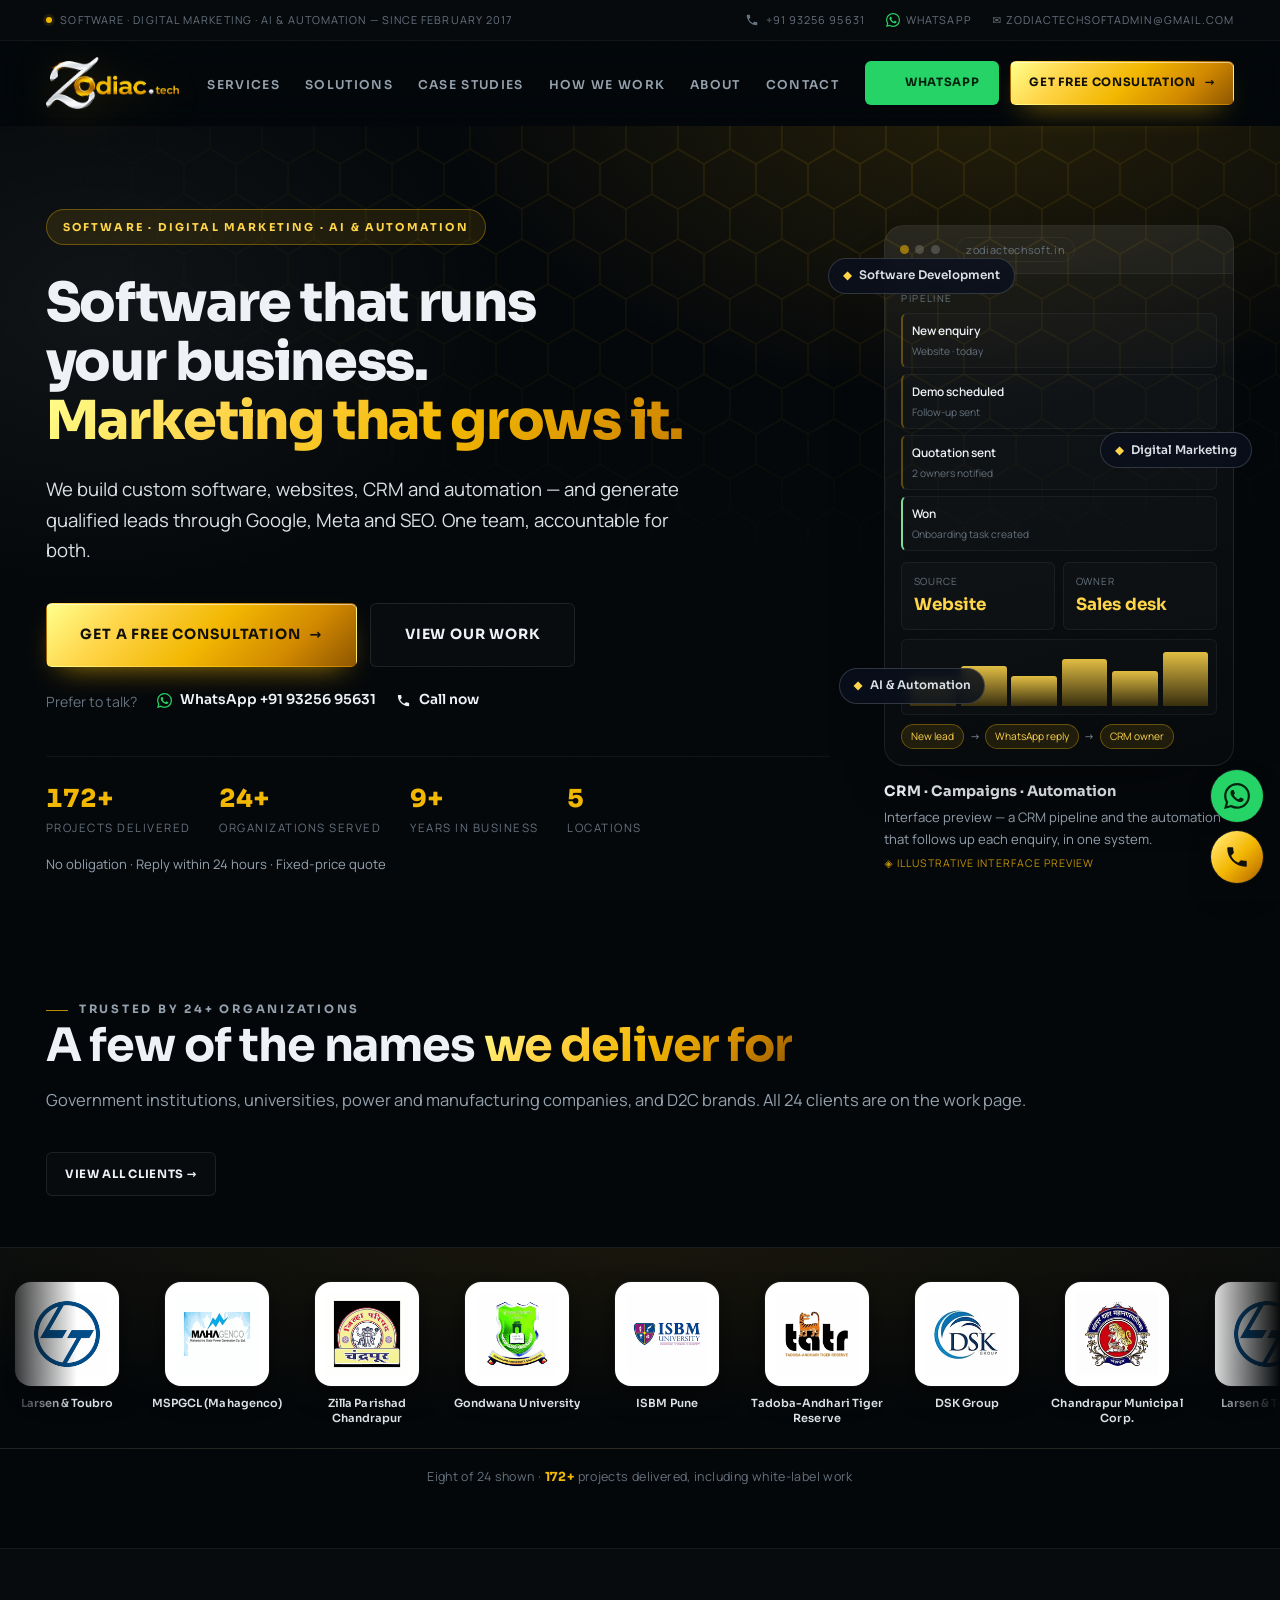
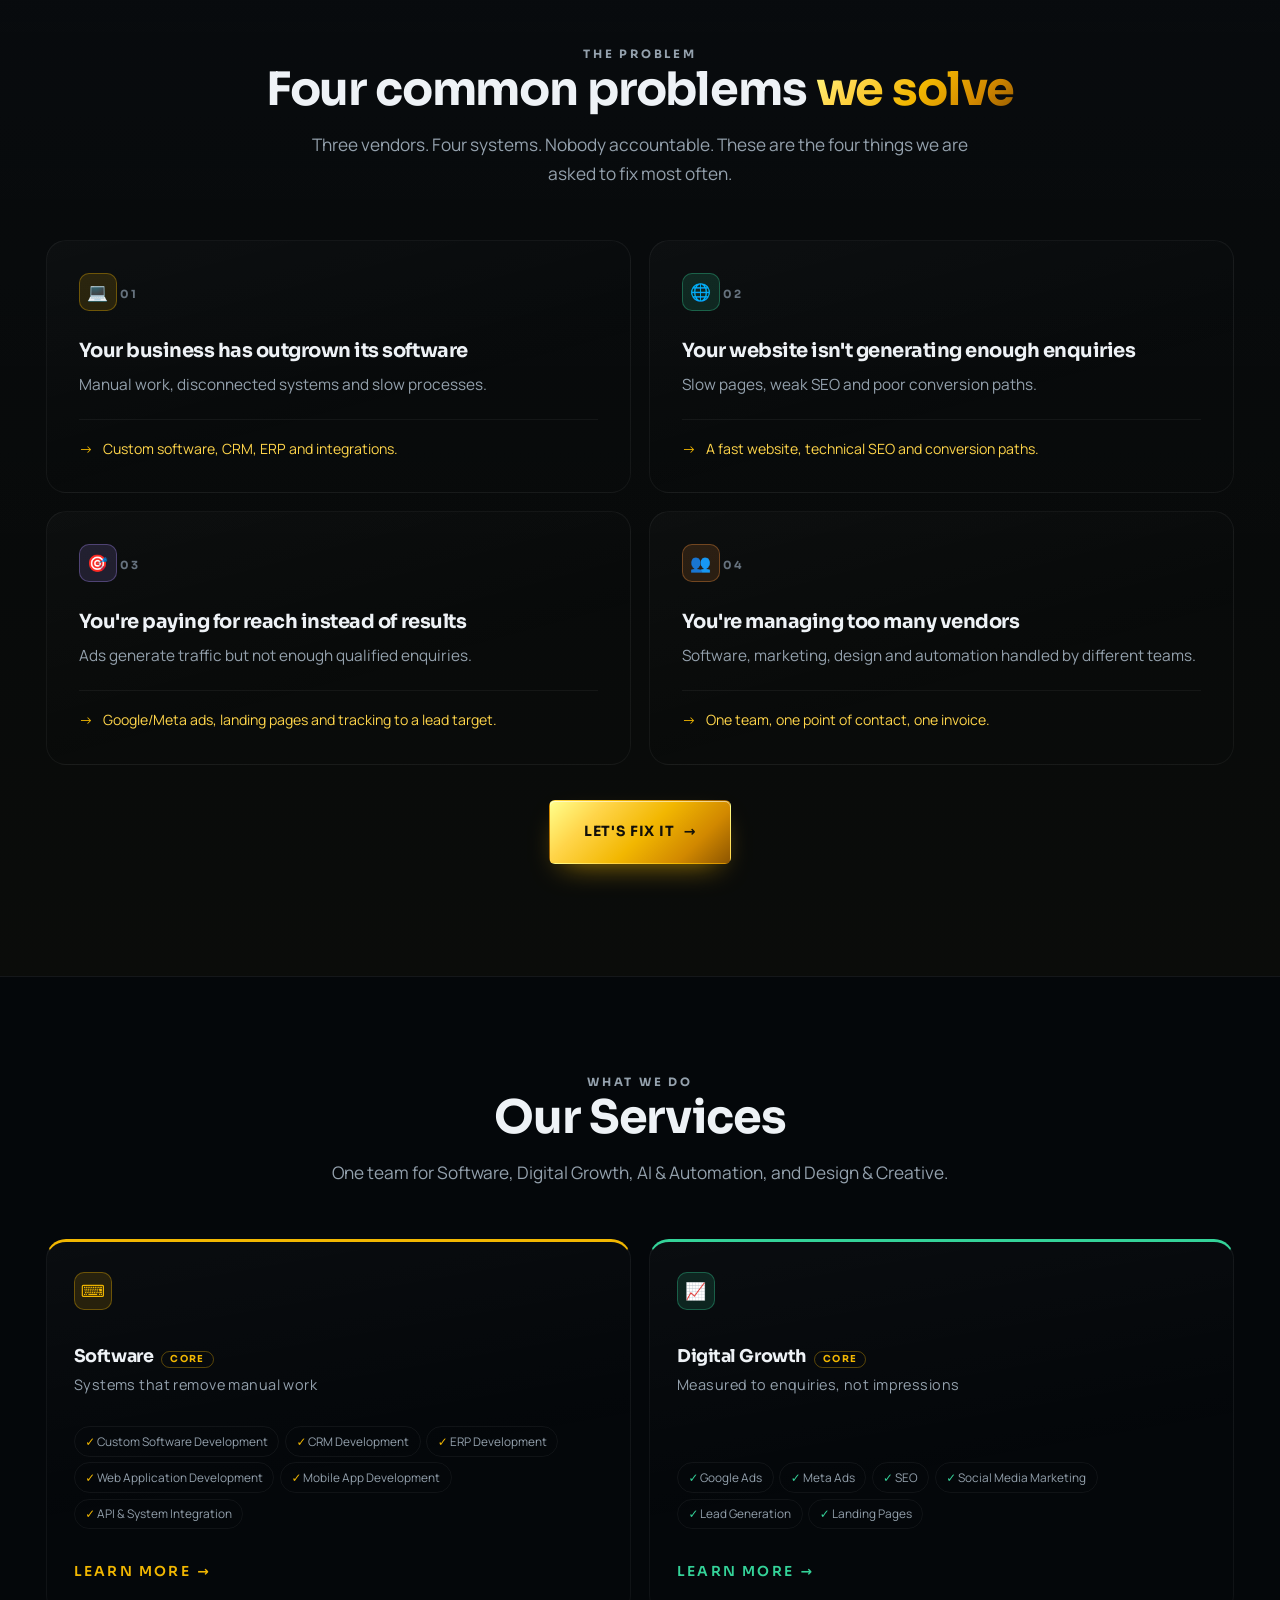
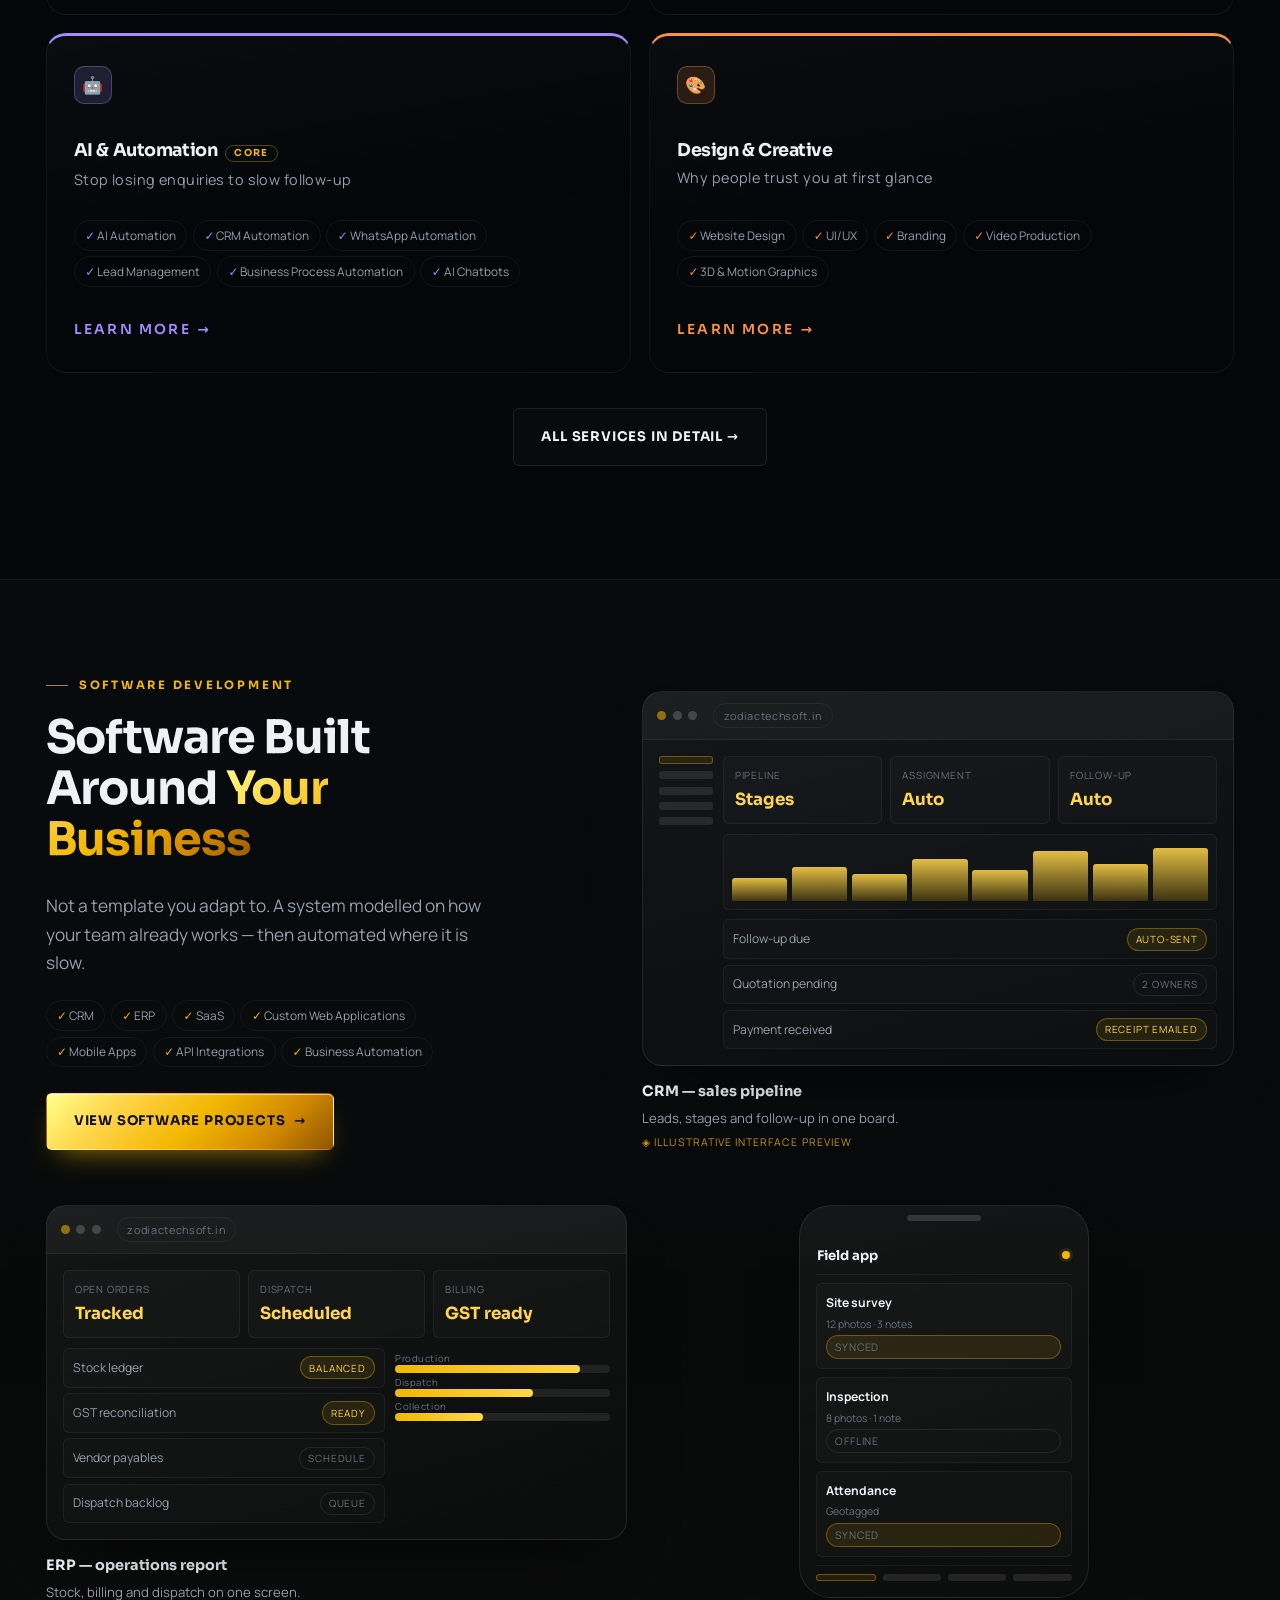
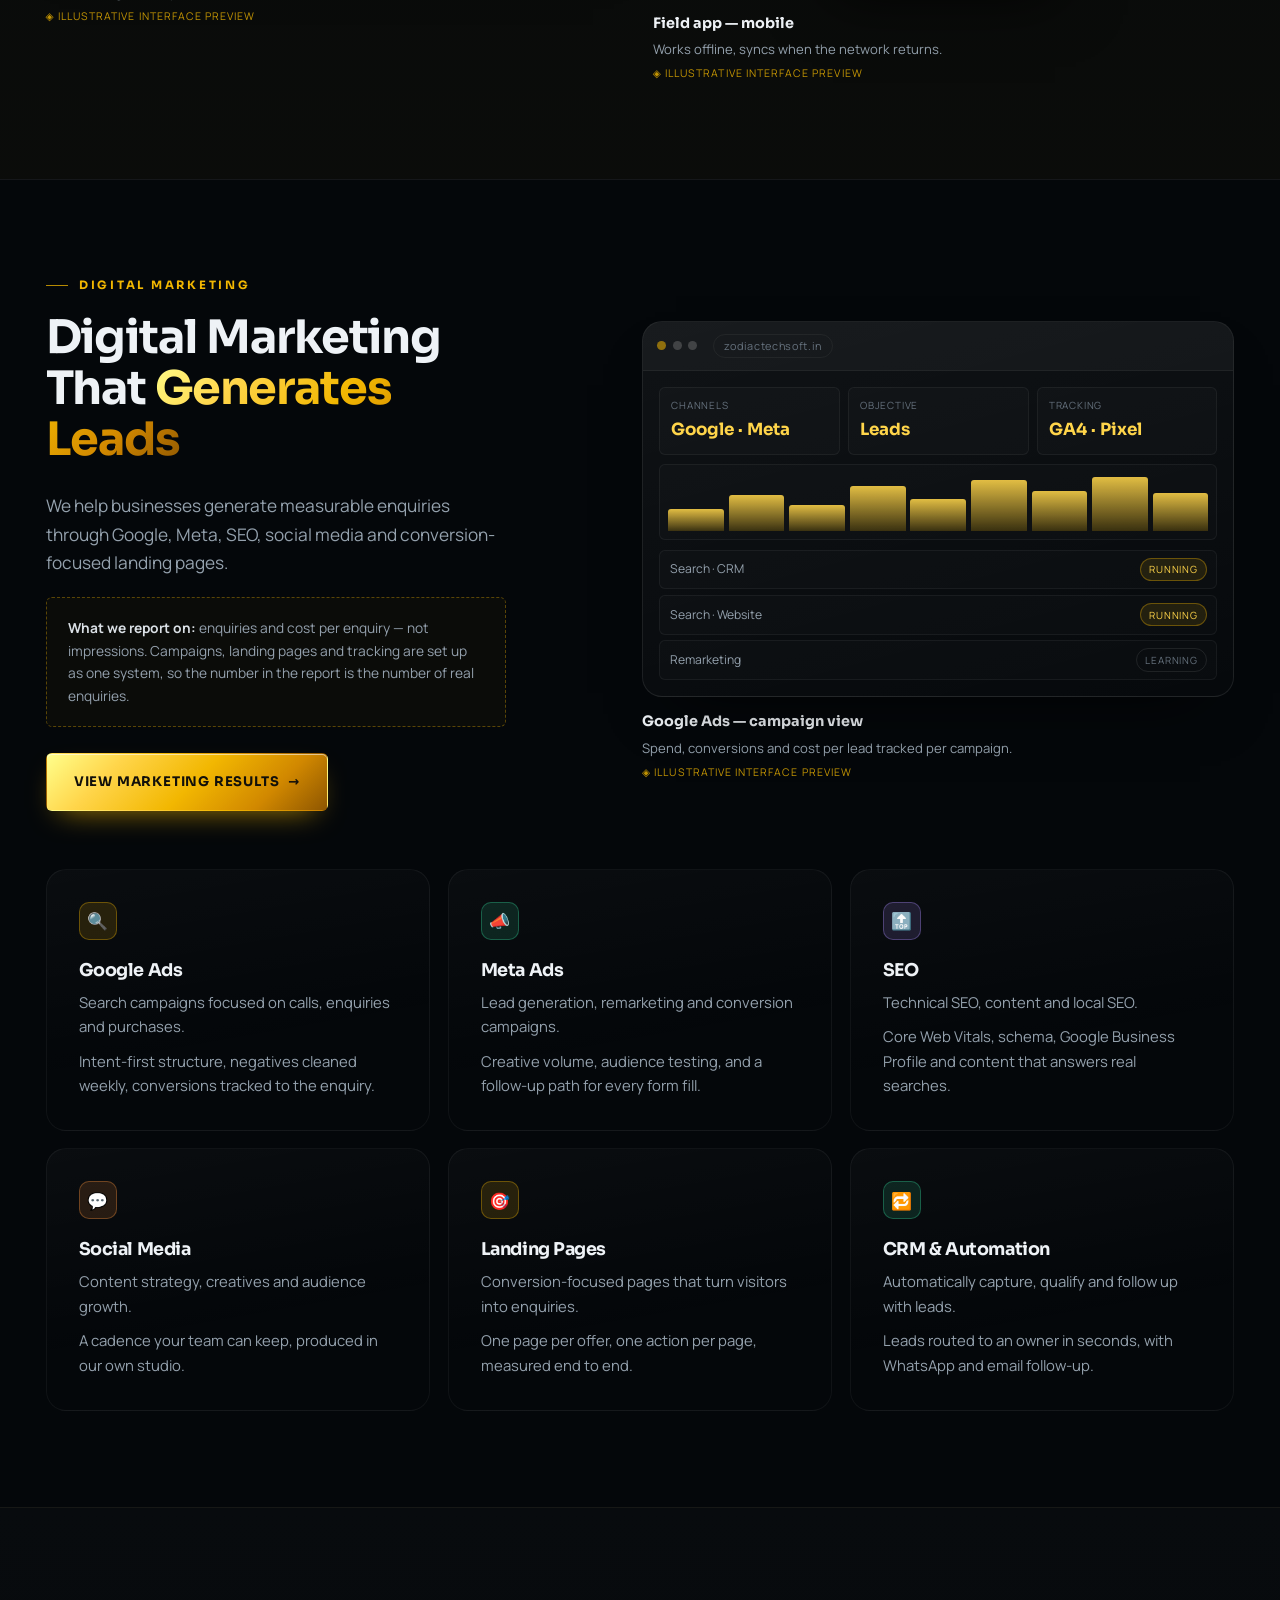
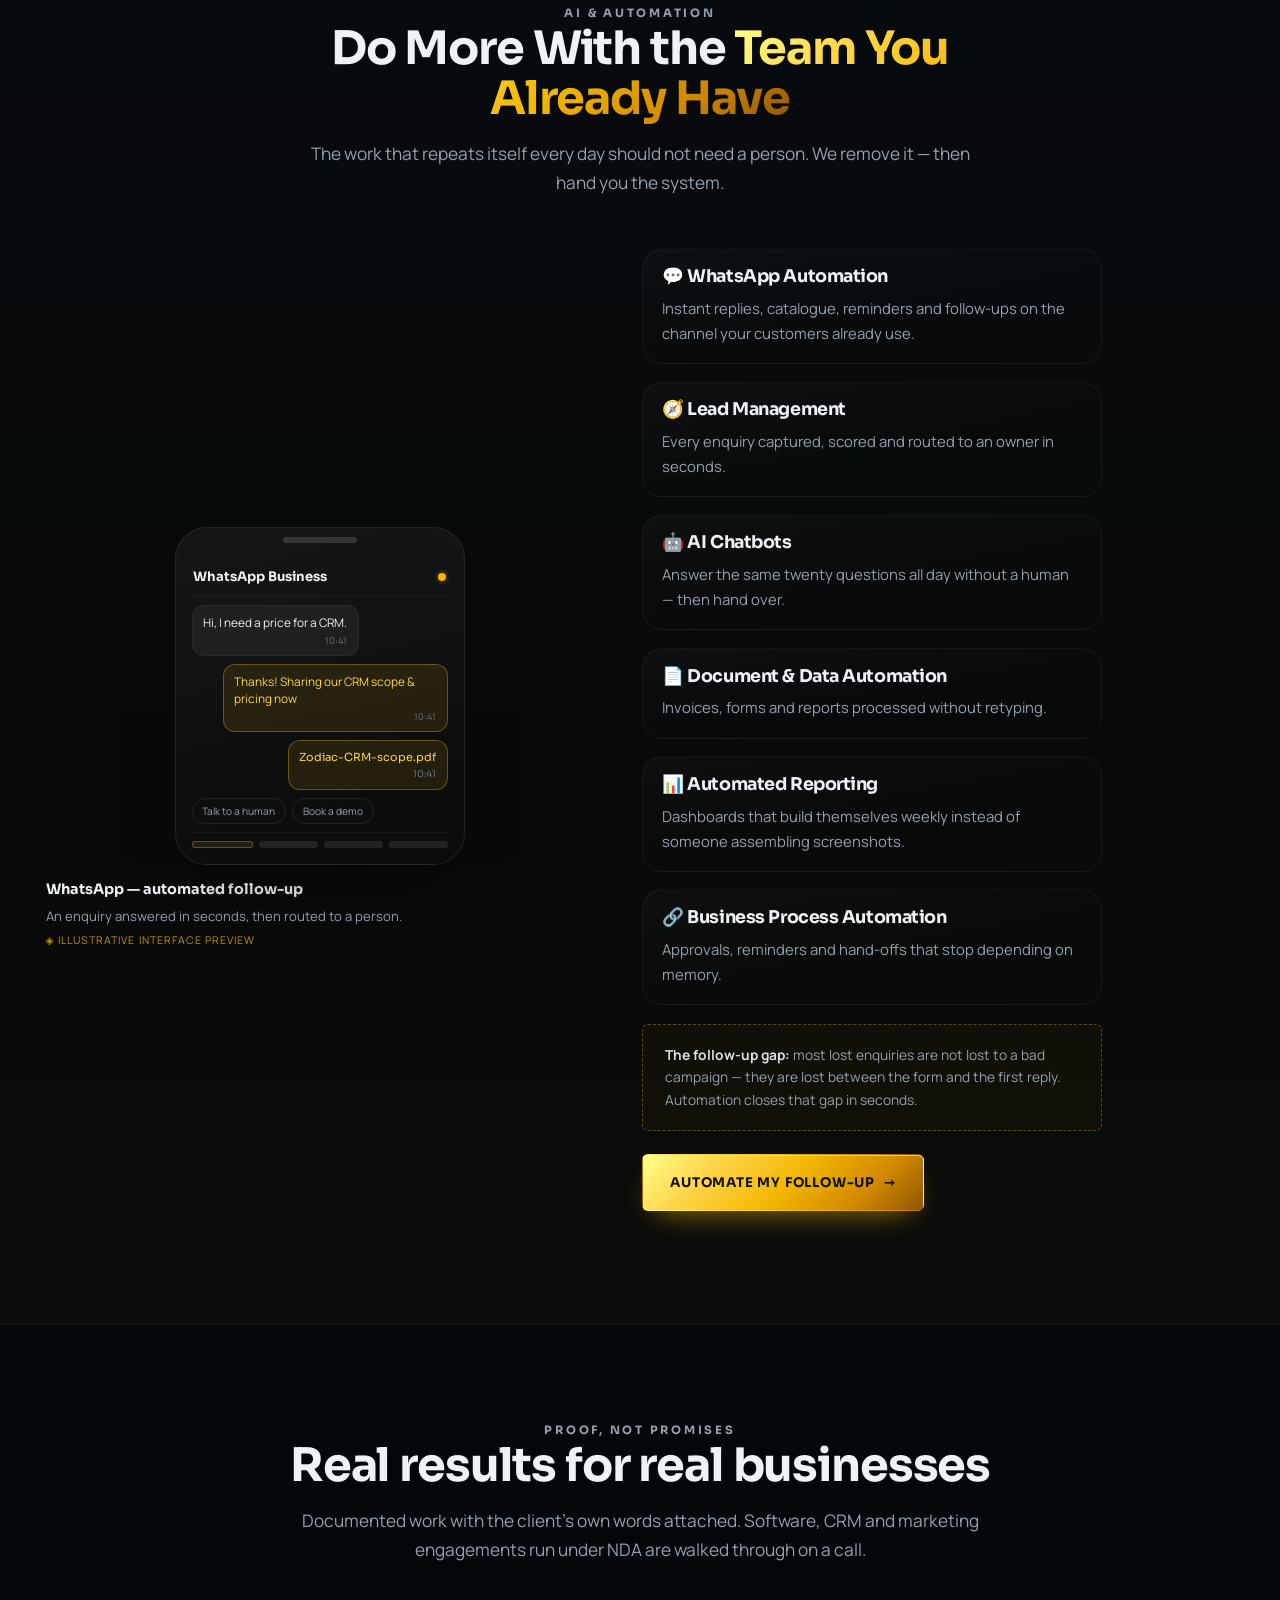
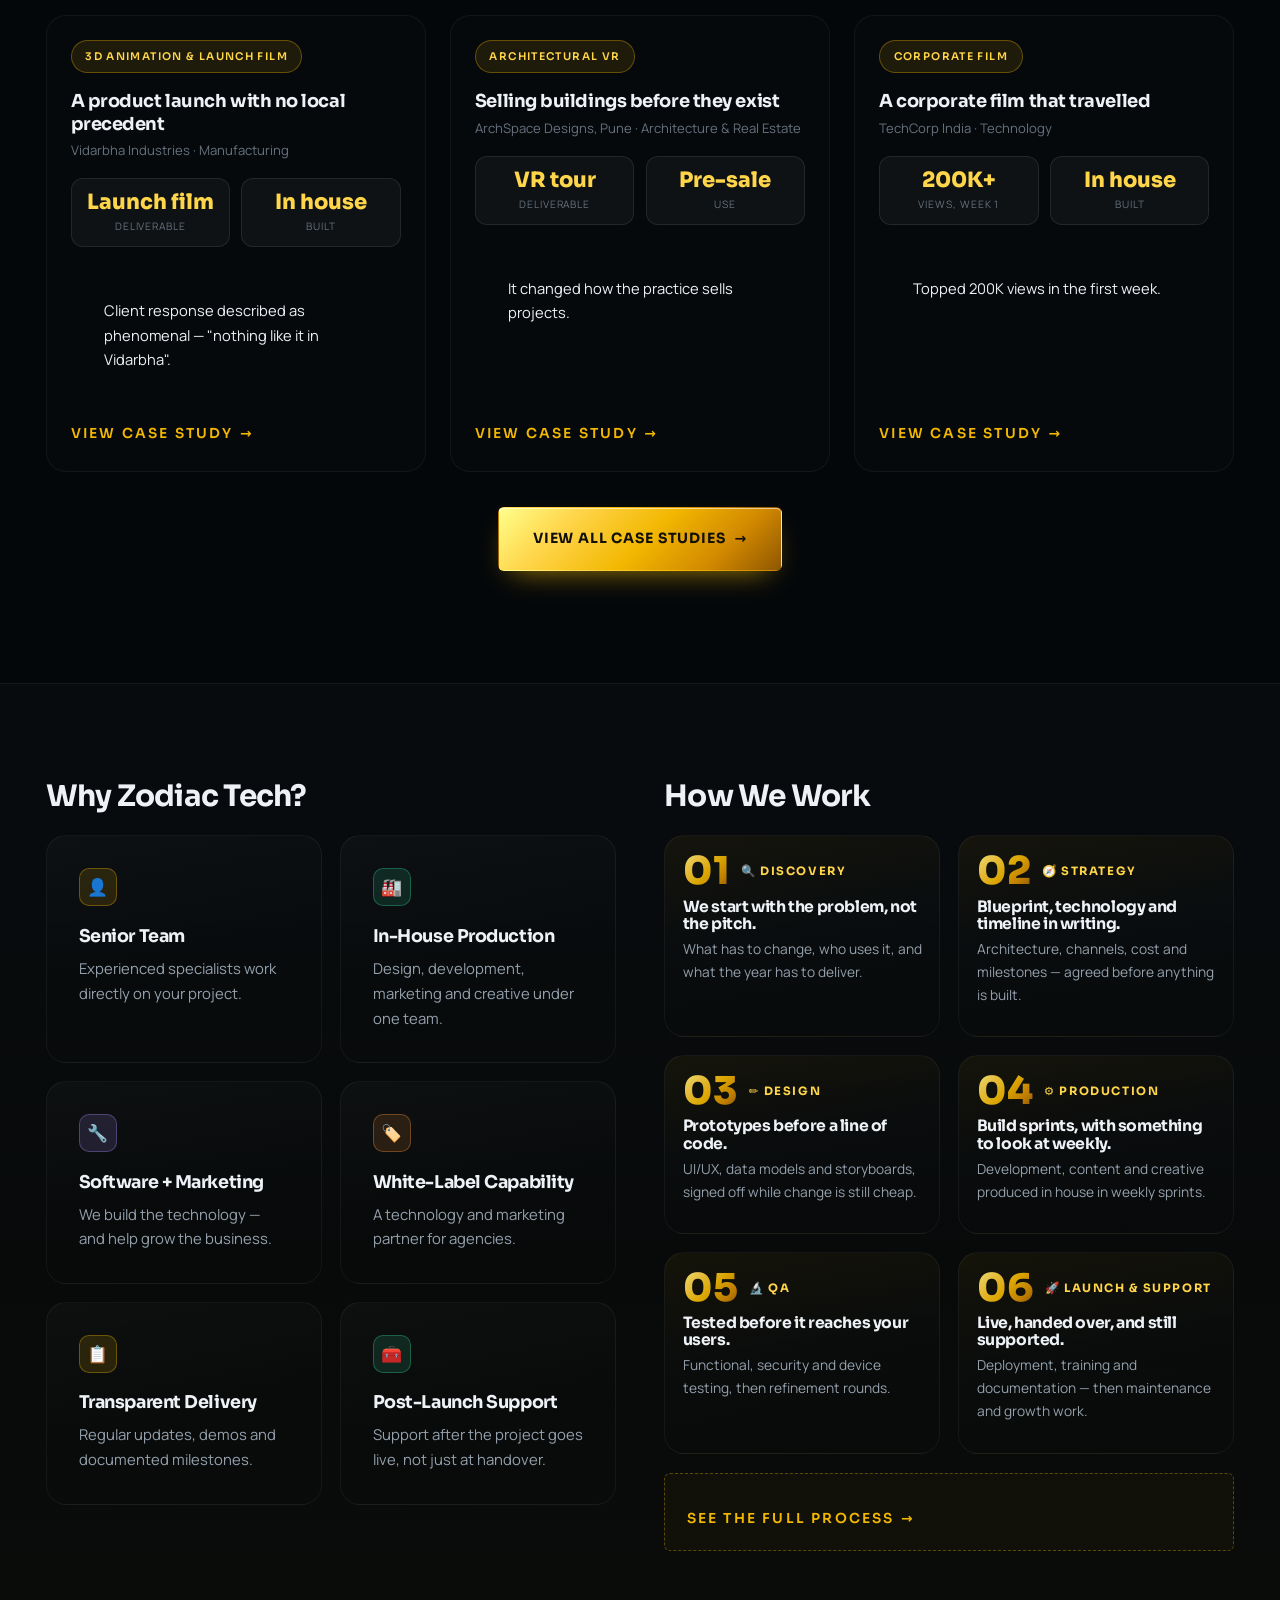
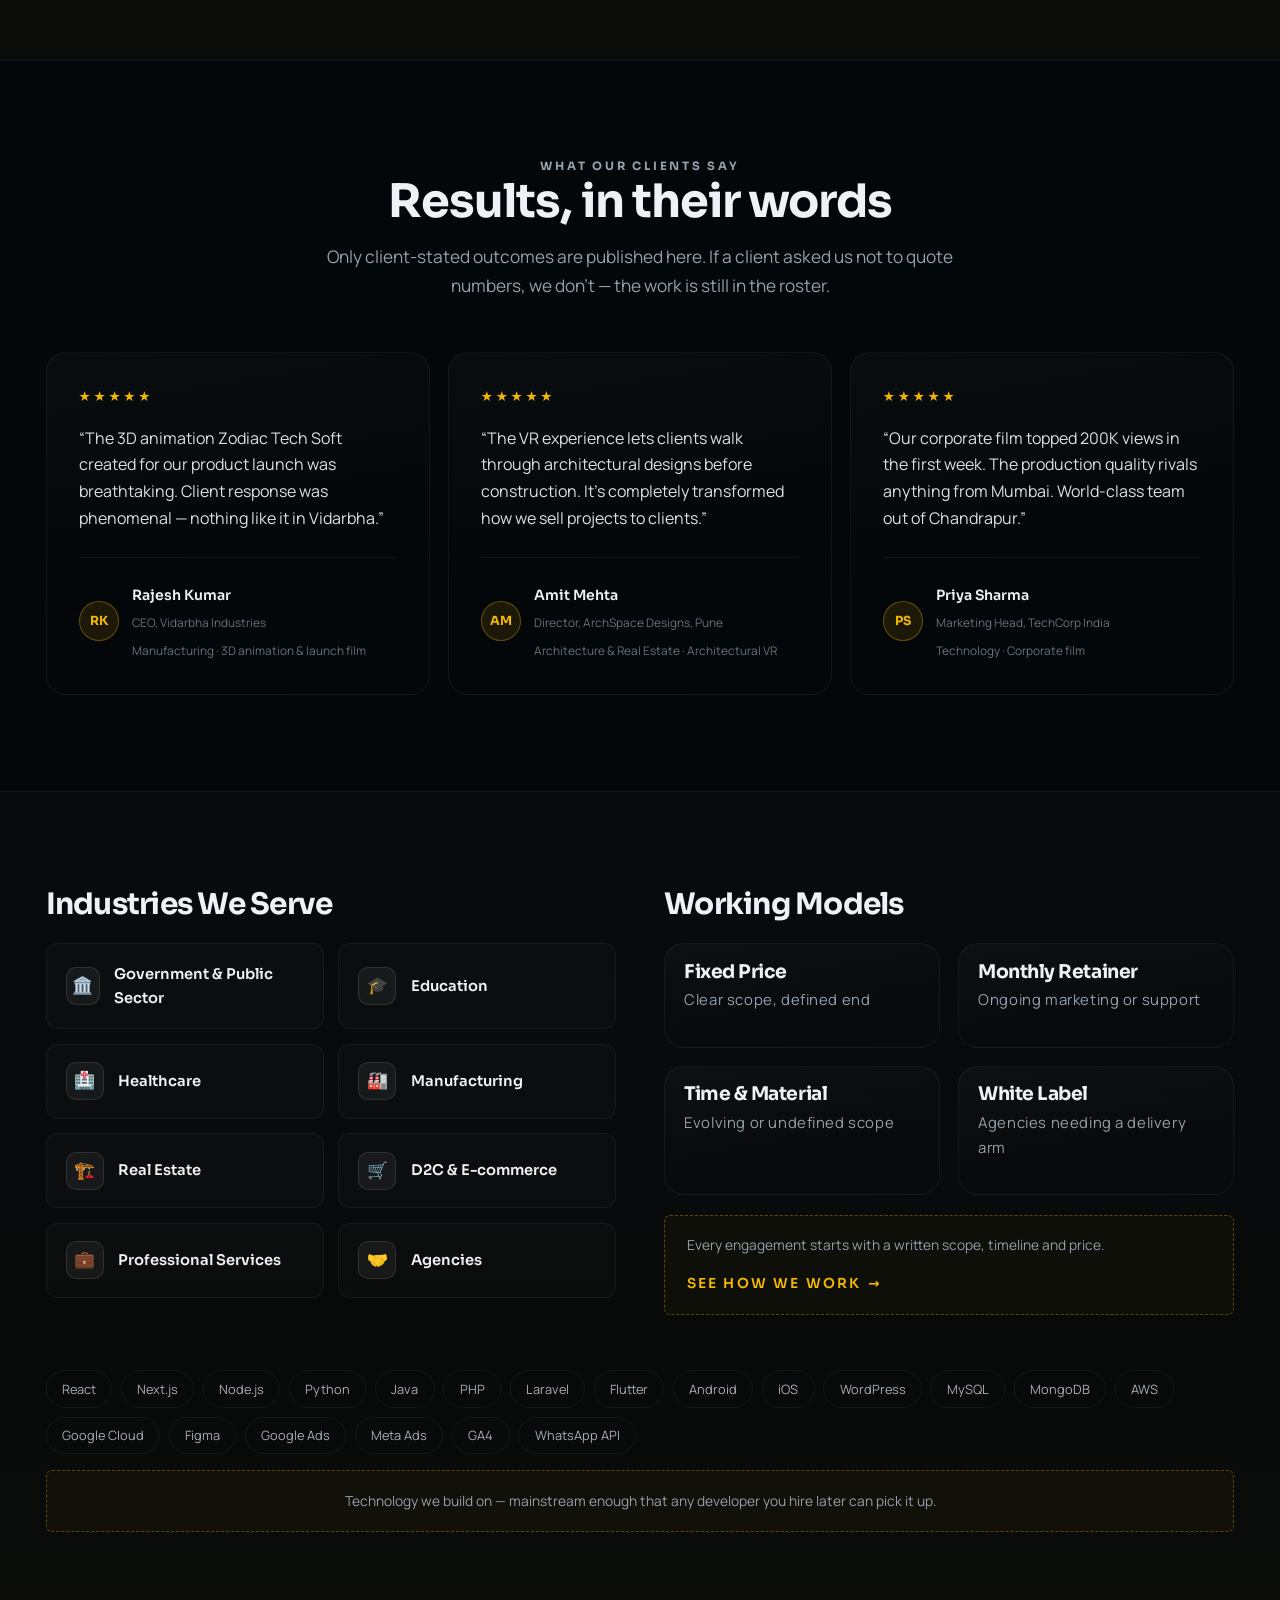
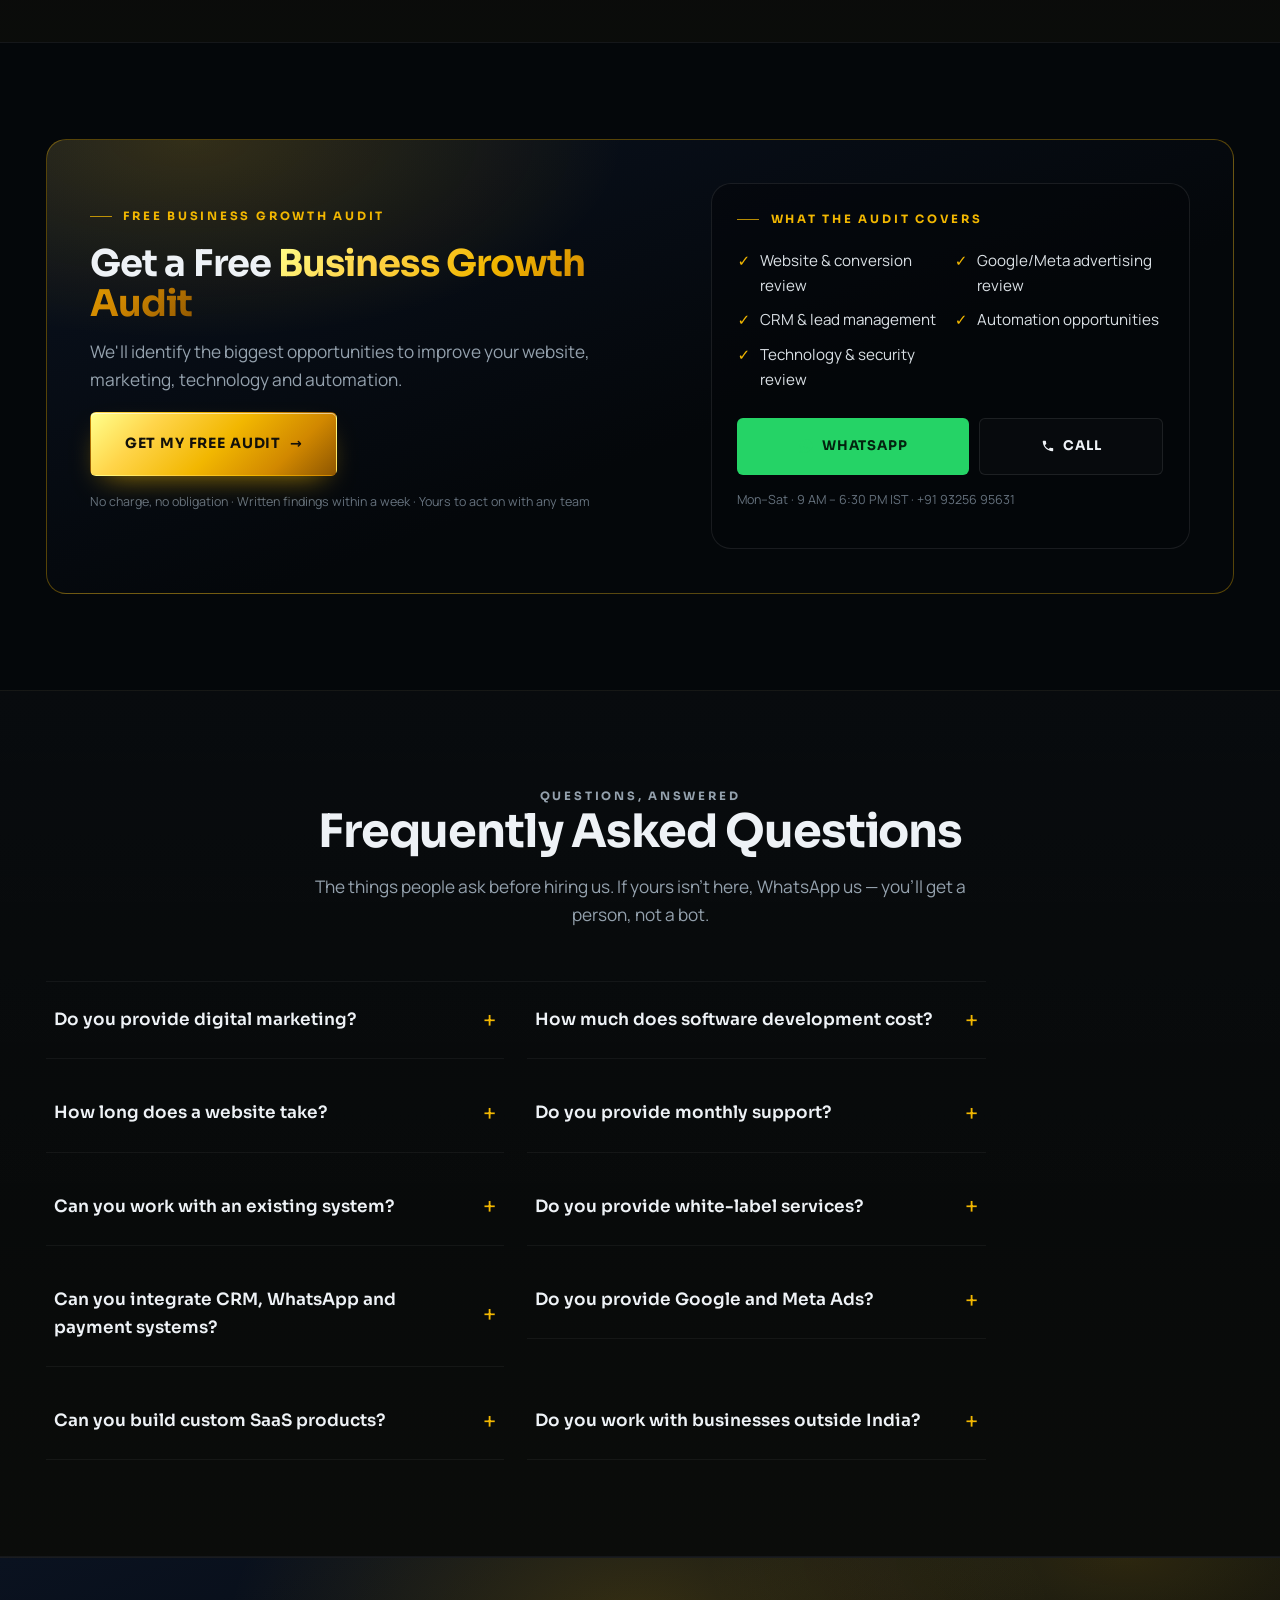
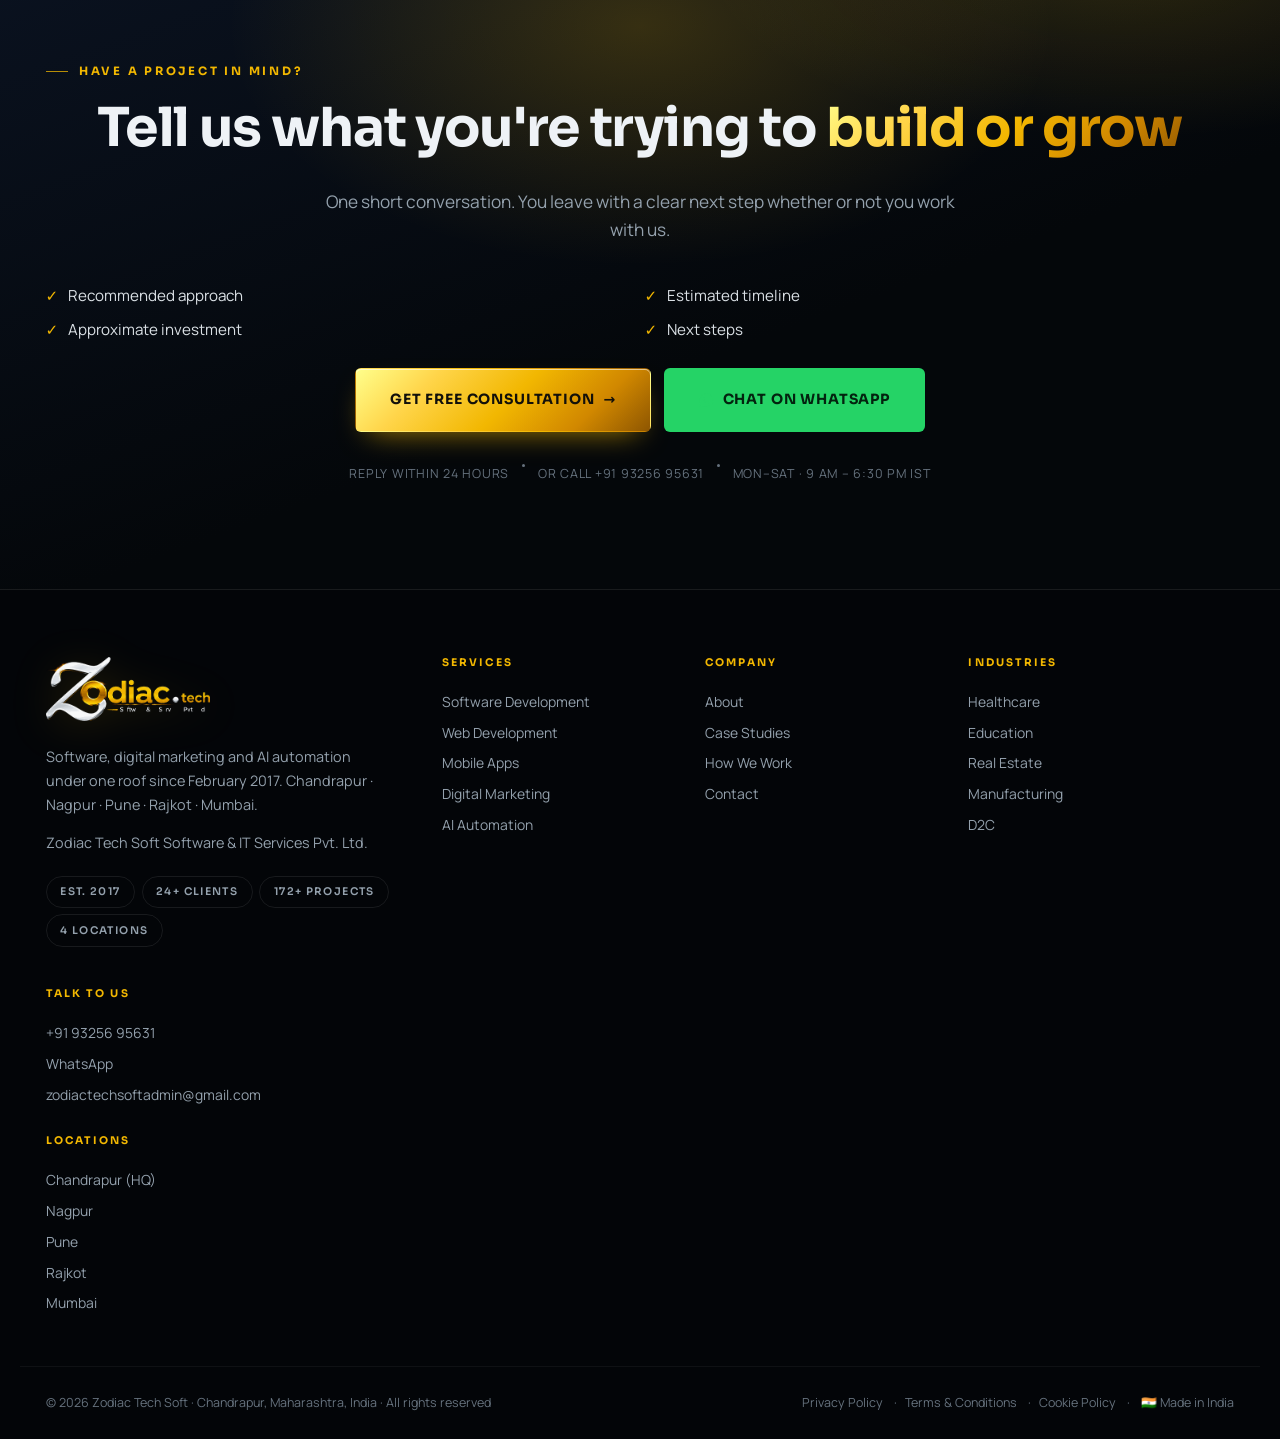
<file: index.html>
<!DOCTYPE html>
<html lang="en" class="no-js">
<head>
<script>document.documentElement.className = 'js';</script>
<meta charset="utf-8">
<meta name="viewport" content="width=device-width, initial-scale=1">
<title>Zodiac Tech Soft — Software, Digital Marketing &amp; AI Automation | Chandrapur · Nagpur · Pune · Rajkot · Mumbai</title>
<meta name="description" content="We build custom software, websites, CRM and automation — and generate qualified leads through Google, Meta and SEO. 172+ projects for 24+ organizations since 2017.">
<meta name="theme-color" content="#04070a">
<link rel="canonical" href="https://zodiactechsoft.in/">
<meta property="og:title" content="Zodiac Tech Soft — Software, Digital Marketing &amp; AI Automation | Chandrapur · Nagpur · Pune · Rajkot · Mumbai">
<meta property="og:description" content="We build custom software, websites, CRM and automation — and generate qualified leads through Google, Meta and SEO. 172+ projects for 24+ organizations since 2017.">
<meta property="og:type" content="website">
<meta property="og:site_name" content="Zodiac Tech Soft">
<meta name="twitter:card" content="summary_large_image">
<link rel="icon" href="assets/img/favicon.png?v=2a5613c7">
<link rel="apple-touch-icon" href="assets/img/favicon.png?v=2a5613c7">
<link rel="preconnect" href="https://fonts.googleapis.com">
<link rel="preconnect" href="https://fonts.gstatic.com" crossorigin>
<link href="https://fonts.googleapis.com/css2?family=Sora:wght@400;500;600;700;800&family=Manrope:wght@300;400;500;600;700;800&display=swap" rel="stylesheet">
<link rel="stylesheet" href="assets/css/style.css?v=c98b5787">

<!-- organisation schema — real data only -->
<script type="application/ld+json">
{"@context":"https://schema.org","@type":"ProfessionalService","name":"Zodiac Tech Soft Software & IT Services Pvt. Ltd.","alternateName":"Zodiac Tech Soft","foundingDate":"2017-02","description":"Software development, digital marketing and AI automation company. Software, CRM, ERP, web and mobile applications, plus performance marketing for 24+ government and private-sector organisations.","telephone":"+91 93256 95631","email":"zodiactechsoftadmin@gmail.com","url":"https://zodiactechsoft.in/","areaServed":["India"],"address":[{"@type":"PostalAddress","addressLocality":"Chandrapur","addressRegion":"Maharashtra","addressCountry":"IN"},{"@type":"PostalAddress","addressLocality":"Nagpur","addressRegion":"Maharashtra","addressCountry":"IN"},{"@type":"PostalAddress","addressLocality":"Pune","addressRegion":"Maharashtra","addressCountry":"IN"},{"@type":"PostalAddress","addressLocality":"Rajkot","addressRegion":"Maharashtra","addressCountry":"IN"},{"@type":"PostalAddress","addressLocality":"Mumbai","addressRegion":"Maharashtra","addressCountry":"IN"}],"contactPoint":[{"@type":"ContactPoint","telephone":"+91 93256 95631","contactType":"sales","availableLanguage":["en","hi","mr"]}]}</script>

<script>
window.dataLayer = window.dataLayer || [];
window.ZODIAC_ANALYTICS = {"ga4":"","gtm":"","meta_pixel":"","currency":"INR"};
</script>


</head>
<body>

<!-- icon sprite — the real WhatsApp brand glyph + a phone handset, defined once per page -->
<svg class="svg-sprite" width="0" height="0" aria-hidden="true" focusable="false" style="position:absolute">
  <symbol id="ico-wa" viewBox="0 0 24 24"><path d="M17.472 14.382c-.297-.149-1.758-.867-2.03-.967-.273-.099-.471-.148-.67.15-.197.297-.767.966-.94 1.164-.173.199-.347.223-.644.075-.297-.15-1.255-.463-2.39-1.475-.883-.788-1.48-1.761-1.653-2.059-.173-.297-.018-.458.13-.606.134-.133.298-.347.446-.52.149-.174.198-.298.298-.497.099-.198.05-.371-.025-.52-.075-.149-.669-1.612-.916-2.207-.242-.579-.487-.5-.669-.51-.173-.008-.371-.01-.57-.01-.198 0-.52.074-.792.372-.272.297-1.04 1.016-1.04 2.479 0 1.462 1.065 2.875 1.213 3.074.149.198 2.096 3.2 5.077 4.487.709.306 1.262.489 1.694.625.712.227 1.36.195 1.871.118.571-.085 1.758-.719 2.006-1.413.248-.694.248-1.289.173-1.413-.074-.124-.272-.198-.57-.347m-5.421 7.403h-.004a9.87 9.87 0 01-5.031-1.378l-.361-.214-3.741.982.998-3.648-.235-.374a9.86 9.86 0 01-1.51-5.26c.001-5.45 4.436-9.884 9.888-9.884 2.64 0 5.122 1.03 6.988 2.898a9.825 9.825 0 012.893 6.994c-.003 5.45-4.437 9.884-9.885 9.884m8.413-18.297A11.815 11.815 0 0012.05 0C5.495 0 .16 5.335.157 11.892c0 2.096.547 4.142 1.588 5.945L.057 24l6.305-1.654a11.882 11.882 0 005.683 1.448h.005c6.554 0 11.89-5.335 11.893-11.893a11.821 11.821 0 00-3.48-8.413Z"/></symbol>
  <symbol id="ico-phone" viewBox="0 0 24 24"><path d="M6.62 10.79c1.44 2.83 3.76 5.14 6.59 6.59l2.2-2.2c.27-.27.67-.36 1.02-.24 1.12.37 2.33.57 3.57.57.55 0 1 .45 1 1V20c0 .55-.45 1-1 1-9.39 0-17-7.61-17-17 0-.55.45-1 1-1h3.5c.55 0 1 .45 1 1 0 1.25.2 2.45.57 3.57.11.35.03.74-.25 1.02l-2.2 2.2z"/></symbol></svg>

<a class="skip" href="#main">Skip to content</a>
<div class="scroll-progress" aria-hidden="true"><span></span></div>
<div class="page-grain" aria-hidden="true"></div>

<div class="topbar">
  <div class="wrap topbar__in">
    <span class="topbar__brand">
      <span class="live-dot" aria-hidden="true"></span>
      Software · Digital marketing · AI &amp; automation — since February 2017    </span>
    <span class="topbar__right">
      <a href="tel:+919325695631" class="topbar__wa"  data-track="phone_click" data-track-location="topbar"><svg class="ico" aria-hidden="true"><use href="#ico-phone"/></svg> +91 93256 95631</a>
      <a href="https://wa.me/919325695631?text=Hi%20Zodiac%20Tech%20%E2%80%94%20I%20would%20like%20a%20free%20consultation.%20My%20requirement%3A%20" target="_blank" rel="noopener" class="topbar__wa"  data-track="whatsapp_click" data-track-location="topbar"><svg class="ico ico--wa" aria-hidden="true"><use href="#ico-wa"/></svg> WhatsApp</a>
      <a href="mailto:zodiactechsoftadmin@gmail.com">✉ zodiactechsoftadmin@gmail.com</a>
    </span>
  </div>
</div>

<header class="site-head" id="siteHead">
  <div class="wrap site-head__in">
    <a class="brand" href="index.html" aria-label="Zodiac Tech Soft — home">
      <img class="brand__img" src="assets/img/logo-primary.png?v=027e3d1a" alt="Zodiac Tech Soft — Software · Digital Marketing · AI &amp; Automation" width="220" height="52">
    </a>

    <input type="checkbox" id="navtoggle" class="navtoggle" hidden>
    <label for="navtoggle" class="burger" aria-label="Menu"><span></span><span></span><span></span></label>

    <nav class="nav" aria-label="Main">
      <ul>
                  <li>
            <a href="services.html">
              Services            </a>
          </li>
                  <li>
            <a href="solutions.html">
              Solutions            </a>
          </li>
                  <li>
            <a href="case-studies.html">
              Case Studies            </a>
          </li>
                  <li>
            <a href="growth-system.html">
              How We Work            </a>
          </li>
                  <li>
            <a href="about.html">
              About            </a>
          </li>
                  <li>
            <a href="contact.html">
              Contact            </a>
          </li>
              </ul>
      <div class="nav__act">
        <a class="btn btn--wa btn--sm" href="https://wa.me/919325695631?text=Hi%20Zodiac%20Tech%20%E2%80%94%20I%20would%20like%20a%20free%20consultation.%20My%20requirement%3A%20" target="_blank" rel="noopener"  data-track="whatsapp_click" data-track-location="header">
          <svg class="ico ico--wa" aria-hidden="true"><use href="#ico-wa"/></svg> WhatsApp
        </a>
        <a class="btn btn--gold btn--sm" href="contact.html#start" data-modal="consult"  data-track="cta_click" data-track-location="header" data-track-label="consultation">
          Get Free Consultation <span aria-hidden="true">→</span>
        </a>
      </div>
    </nav>
  </div>
</header>


<main id="main">

<!-- ============================ 01 · hero ============================ -->
<section class="hero">
  <div class="hero__hex" aria-hidden="true"></div>
  <div class="wrap hero__grid">
    <div class="reveal">
      <span class="hero__eyebrow">SOFTWARE · DIGITAL MARKETING · AI &amp; AUTOMATION</span>
      <h1>
        <span>Software that runs</span>
        <span>your business.</span>
        <span class="gold-text">Marketing that grows it.</span>
      </h1>
      <p class="hero__sub">We build custom software, websites, CRM and automation — and generate qualified leads through Google, Meta and SEO. One team, accountable for both.</p>
      <div class="hero__btns">
        <a class="btn btn--gold btn--lg" href="contact.html#start" data-modal="consult"  data-track="cta_click" data-track-location="hero" data-track-label="consultation">
          Get a Free Consultation <span aria-hidden="true">→</span>
        </a>
        <a class="btn btn--ghost btn--lg" href="case-studies.html"  data-track="cta_click" data-track-location="hero" data-track-label="work">View Our Work</a>
      </div>
      <p class="hero__talk">
        <span class="hero__talk-l">Prefer to talk?</span>
        <a href="https://wa.me/919325695631?text=Hi%20Zodiac%20Tech%20%E2%80%94%20I%20would%20like%20a%20free%20consultation.%20My%20requirement%3A%20" target="_blank" rel="noopener"  data-track="whatsapp_click" data-track-location="hero"><svg class="ico ico--wa" aria-hidden="true"><use href="#ico-wa"/></svg> WhatsApp +91 93256 95631</a>
        <a href="tel:+919325695631"  data-track="phone_click" data-track-location="hero"><svg class="ico" aria-hidden="true"><use href="#ico-phone"/></svg> Call now</a>
      </p>
      <div class="hero__proof">
                  <div><strong>172+</strong><span>Projects Delivered</span></div>
                  <div><strong>24+</strong><span>Organizations Served</span></div>
                  <div><strong>9+</strong><span>Years in Business</span></div>
                  <div><strong>5</strong><span>Locations</span></div>
              </div>
      <p class="muted small" style="margin-top:.9rem">No obligation · Reply within 24 hours · Fixed-price quote</p>
    </div>

    <div class="reveal hero__media" data-d="1">
      <figure class="pf pf--browser"><div class="pf__frame"><div class="pf__bar" aria-hidden="true"><span class="pf__dot"></span><span class="pf__dot"></span><span class="pf__dot"></span><span class="pf__url">zodiactechsoft.in</span></div><div class="pf__ui pf__ui--hero" aria-hidden="true"><div class="ui ui--hero"><div class="ui__pipe"><span class="ui__pipe-h">Pipeline</span><div class="ui__lead"><b>New enquiry</b><i>Website · today</i></div><div class="ui__lead"><b>Demo scheduled</b><i>Follow-up sent</i></div><div class="ui__lead"><b>Quotation sent</b><i>2 owners notified</i></div><div class="ui__lead ui__lead--won"><b>Won</b><i>Onboarding task created</i></div></div><div class="ui__hero-main"><div class="ui__tiles ui__tiles--2"><span><i>Source</i><b>Website</b></span><span><i>Owner</i><b>Sales desk</b></span></div><div class="ui__chart"><span style="--h:44%"></span><span style="--h:68%"></span><span style="--h:52%"></span><span style="--h:81%"></span><span style="--h:60%"></span><span style="--h:92%"></span></div><div class="ui__flow"><i>New lead</i><span>→</span><i>WhatsApp reply</i><span>→</span><i>CRM owner</i></div></div></div></div></div><figcaption class="pf__cap"><strong>CRM · Campaigns · Automation</strong><span>Interface preview — a CRM pipeline and the automation that follows up each enquiry, in one system.</span><em class="pf__flag">Illustrative interface preview</em></figcaption></figure>      <div class="hero__chips">
        <span class="chip-float chip-float--a"><i>◆</i> Software Development</span>
        <span class="chip-float chip-float--b"><i>◆</i> Digital Marketing</span>
        <span class="chip-float chip-float--c"><i>◆</i> AI &amp; Automation</span>
      </div>
    </div>
  </div>
</section>

<!-- ============================ 02 · trusted by ============================ -->
<section class="sec sec--tight" id="clients">
  <div class="wrap">
    <div class="sec__head sec__head--split reveal">
      <div>
        <p class="kicker">TRUSTED BY 24+ ORGANIZATIONS</p>
        <h2>A few of the names <span class="gold-text">we deliver for</span></h2>
        <p>Government institutions, universities, power and manufacturing companies, and D2C brands. All 24 clients are on the work page.</p>
      </div>
      <a class="btn btn--ghost btn--sm" href="work.html"  data-track="cta_click" data-track-location="clients" data-track-label="all_clients">View All Clients →</a>
    </div>
  </div>
  <div class="logowall" role="group" aria-label="Clients and institutions we have delivered for"><div class="logowall__row"><div class="logowall__track logowall__track--a"><span class="clienttile" title="L&amp;T (Larsen &amp; Toubro)"><span class="logotile"><img src="assets/img/clients/lnt.png" alt="" loading="eager" decoding="async" width="120" height="120"></span><span class="clienttile__name">Larsen &amp; Toubro</span></span><span class="clienttile" title="Maharashtra State Power Generation Co. Ltd."><span class="logotile"><img src="assets/img/clients/mahagenco.png" alt="" loading="eager" decoding="async" width="120" height="120"></span><span class="clienttile__name">MSPGCL (Mahagenco)</span></span><span class="clienttile" title="Zilla Parishad Chandrapur"><span class="logotile"><img src="assets/img/clients/zilla-parishad-chandrapur.png" alt="" loading="eager" decoding="async" width="120" height="120"></span><span class="clienttile__name">Zilla Parishad Chandrapur</span></span><span class="clienttile" title="Gondwana University"><span class="logotile"><img src="assets/img/clients/gondwana-university.png" alt="" loading="eager" decoding="async" width="120" height="120"></span><span class="clienttile__name">Gondwana University</span></span><span class="clienttile" title="ISBM Pune"><span class="logotile"><img src="assets/img/clients/isbm-pune.png" alt="" loading="eager" decoding="async" width="120" height="120"></span><span class="clienttile__name">ISBM Pune</span></span><span class="clienttile" title="Tadoba-Andhari Tiger Reserve"><span class="logotile"><img src="assets/img/clients/tadoba-andhari-tiger-reserve.png" alt="" loading="eager" decoding="async" width="120" height="120"></span><span class="clienttile__name">Tadoba-Andhari Tiger Reserve</span></span><span class="clienttile" title="DSK Group"><span class="logotile"><img src="assets/img/clients/dsk-group.png" alt="" loading="eager" decoding="async" width="120" height="120"></span><span class="clienttile__name">DSK Group</span></span><span class="clienttile" title="Chandrapur Municipal Corporation"><span class="logotile"><img src="assets/img/clients/chandrapur-municipal-corporation.png" alt="" loading="eager" decoding="async" width="120" height="120"></span><span class="clienttile__name">Chandrapur Municipal Corp.</span></span><span class="clienttile" aria-hidden="true" title="L&amp;T (Larsen &amp; Toubro)"><span class="logotile"><img src="assets/img/clients/lnt.png" alt="" loading="eager" decoding="async" width="120" height="120"></span><span class="clienttile__name">Larsen &amp; Toubro</span></span><span class="clienttile" aria-hidden="true" title="Maharashtra State Power Generation Co. Ltd."><span class="logotile"><img src="assets/img/clients/mahagenco.png" alt="" loading="eager" decoding="async" width="120" height="120"></span><span class="clienttile__name">MSPGCL (Mahagenco)</span></span><span class="clienttile" aria-hidden="true" title="Zilla Parishad Chandrapur"><span class="logotile"><img src="assets/img/clients/zilla-parishad-chandrapur.png" alt="" loading="eager" decoding="async" width="120" height="120"></span><span class="clienttile__name">Zilla Parishad Chandrapur</span></span><span class="clienttile" aria-hidden="true" title="Gondwana University"><span class="logotile"><img src="assets/img/clients/gondwana-university.png" alt="" loading="eager" decoding="async" width="120" height="120"></span><span class="clienttile__name">Gondwana University</span></span><span class="clienttile" aria-hidden="true" title="ISBM Pune"><span class="logotile"><img src="assets/img/clients/isbm-pune.png" alt="" loading="eager" decoding="async" width="120" height="120"></span><span class="clienttile__name">ISBM Pune</span></span><span class="clienttile" aria-hidden="true" title="Tadoba-Andhari Tiger Reserve"><span class="logotile"><img src="assets/img/clients/tadoba-andhari-tiger-reserve.png" alt="" loading="eager" decoding="async" width="120" height="120"></span><span class="clienttile__name">Tadoba-Andhari Tiger Reserve</span></span><span class="clienttile" aria-hidden="true" title="DSK Group"><span class="logotile"><img src="assets/img/clients/dsk-group.png" alt="" loading="eager" decoding="async" width="120" height="120"></span><span class="clienttile__name">DSK Group</span></span><span class="clienttile" aria-hidden="true" title="Chandrapur Municipal Corporation"><span class="logotile"><img src="assets/img/clients/chandrapur-municipal-corporation.png" alt="" loading="eager" decoding="async" width="120" height="120"></span><span class="clienttile__name">Chandrapur Municipal Corp.</span></span></div></div></div>  <p class="logowall__note">Eight of 24 shown · <strong>172+</strong> projects delivered, including white-label work</p>
</section>

<!-- ============================ 03 · problems ============================ -->
<section class="sec sec--alt" id="problem">
  <div class="wrap">
    <div class="sec__head sec__head--center reveal">
      <p class="kicker">THE PROBLEM</p>
      <h2>Four common problems <span class="gold-text">we solve</span></h2>
      <p class="lede">Three vendors. Four systems. Nobody accountable. These are the four things we are asked to fix most often.</p>
    </div>
    <div class="pain">
              <article class="paincard tone-1 reveal" data-d="0">
          <div class="paincard__icon" aria-hidden="true">💻</div>
          <span class="paincard__no">01</span>
          <h3>Your business has outgrown its software</h3>
          <p>Manual work, disconnected systems and slow processes.</p>
          <div class="paincard__fix"><span>Custom software, CRM, ERP and integrations.</span></div>
        </article>
              <article class="paincard tone-2 reveal" data-d="1">
          <div class="paincard__icon" aria-hidden="true">🌐</div>
          <span class="paincard__no">02</span>
          <h3>Your website isn&#039;t generating enough enquiries</h3>
          <p>Slow pages, weak SEO and poor conversion paths.</p>
          <div class="paincard__fix"><span>A fast website, technical SEO and conversion paths.</span></div>
        </article>
              <article class="paincard tone-3 reveal" data-d="0">
          <div class="paincard__icon" aria-hidden="true">🎯</div>
          <span class="paincard__no">03</span>
          <h3>You&#039;re paying for reach instead of results</h3>
          <p>Ads generate traffic but not enough qualified enquiries.</p>
          <div class="paincard__fix"><span>Google/Meta ads, landing pages and tracking to a lead target.</span></div>
        </article>
              <article class="paincard tone-4 reveal" data-d="1">
          <div class="paincard__icon" aria-hidden="true">👥</div>
          <span class="paincard__no">04</span>
          <h3>You&#039;re managing too many vendors</h3>
          <p>Software, marketing, design and automation handled by different teams.</p>
          <div class="paincard__fix"><span>One team, one point of contact, one invoice.</span></div>
        </article>
          </div>
    <p class="sec__cta reveal">
      <a class="btn btn--gold btn--lg" href="contact.html#start" data-modal="consult"  data-track="cta_click" data-track-location="problem" data-track-label="fix_it">Let's Fix It <span aria-hidden="true">→</span></a>
    </p>
  </div>
</section>

<!-- ============================ 04 · services (4 categories) ============================ -->
<section class="sec" id="services">
  <div class="wrap">
    <div class="sec__head sec__head--center reveal">
      <p class="kicker">WHAT WE DO</p>
      <h2>Our Services</h2>
      <p class="lede">One team for Software, Digital Growth, AI &amp; Automation, and Design &amp; Creative.</p>
    </div>

    <div class="pillars pillars--4">
              <article class="pillar pillar--c1 tone-1 reveal" data-d="0">
          <div class="whycard__icon" aria-hidden="true">⌨️</div>
          <h3>Software<span class="pillar__badge">Core</span></h3>
          <p class="pillar__tag">Systems that remove manual work</p>
          <div class="pillar__items">
            <span>Custom Software Development</span><span>CRM Development</span><span>ERP Development</span><span>Web Application Development</span><span>Mobile App Development</span><span>API &amp; System Integration</span>          </div>
          <a class="pillar__more" href="case-studies.html#software"  data-track="service_cta_click" data-track-service="Software" data-track-location="home_categories">Learn More <span aria-hidden="true">→</span></a>
        </article>
              <article class="pillar pillar--c2 tone-2 reveal" data-d="1">
          <div class="whycard__icon" aria-hidden="true">📈</div>
          <h3>Digital Growth<span class="pillar__badge">Core</span></h3>
          <p class="pillar__tag">Measured to enquiries, not impressions</p>
          <div class="pillar__items">
            <span>Google Ads</span><span>Meta Ads</span><span>SEO</span><span>Social Media Marketing</span><span>Lead Generation</span><span>Landing Pages</span>          </div>
          <a class="pillar__more" href="case-studies.html#marketing"  data-track="service_cta_click" data-track-service="Digital Growth" data-track-location="home_categories">Learn More <span aria-hidden="true">→</span></a>
        </article>
              <article class="pillar pillar--c3 tone-3 reveal" data-d="0">
          <div class="whycard__icon" aria-hidden="true">🤖</div>
          <h3>AI &amp; Automation<span class="pillar__badge">Core</span></h3>
          <p class="pillar__tag">Stop losing enquiries to slow follow-up</p>
          <div class="pillar__items">
            <span>AI Automation</span><span>CRM Automation</span><span>WhatsApp Automation</span><span>Lead Management</span><span>Business Process Automation</span><span>AI Chatbots</span>          </div>
          <a class="pillar__more" href="contact.html"  data-track="service_cta_click" data-track-service="AI &amp; Automation" data-track-location="home_categories">Learn More <span aria-hidden="true">→</span></a>
        </article>
              <article class="pillar pillar--c4 tone-4 reveal" data-d="1">
          <div class="whycard__icon" aria-hidden="true">🎨</div>
          <h3>Design &amp; Creative</h3>
          <p class="pillar__tag">Why people trust you at first glance</p>
          <div class="pillar__items">
            <span>Website Design</span><span>UI/UX</span><span>Branding</span><span>Video Production</span><span>3D &amp; Motion Graphics</span>          </div>
          <a class="pillar__more" href="case-studies.html#creative"  data-track="service_cta_click" data-track-service="Design &amp; Creative" data-track-location="home_categories">Learn More <span aria-hidden="true">→</span></a>
        </article>
          </div>
    <p class="sec__cta reveal"><a class="btn btn--ghost" href="services.html">All services in detail →</a></p>
  </div>
</section>

<!-- ============================ 05 · software (split) ============================ -->
<section class="sec sec--alt" id="software">
  <div class="wrap">
    <div class="split">
      <div class="split__body reveal">
        <p class="kicker">SOFTWARE DEVELOPMENT</p>
        <h2>Software Built Around <span class="gold-text">Your Business</span></h2>
        <p class="lede">Not a template you adapt to. A system modelled on how your team already works — then automated where it is slow.</p>
        <div class="pillar__items" style="margin-top:1.4rem">
          <span>CRM</span><span>ERP</span><span>SaaS</span><span>Custom Web Applications</span><span>Mobile Apps</span><span>API Integrations</span><span>Business Automation</span>        </div>
        <p style="margin-top:1.6rem">
          <a class="btn btn--gold" href="case-studies.html#software"  data-track="service_cta_click" data-track-service="Software" data-track-location="home_software">View Software Projects <span aria-hidden="true">→</span></a>
        </p>
      </div>
      <div class="split__media reveal" data-d="1"><figure class="pf pf--browser"><div class="pf__frame"><div class="pf__bar" aria-hidden="true"><span class="pf__dot"></span><span class="pf__dot"></span><span class="pf__dot"></span><span class="pf__url">zodiactechsoft.in</span></div><div class="pf__ui pf__ui--dashboard" aria-hidden="true"><div class="ui ui--dash"><div class="ui__side"><i></i><i></i><i></i><i></i><i></i></div><div class="ui__main"><div class="ui__tiles ui__tiles--3"><span><i>Pipeline</i><b>Stages</b></span><span><i>Assignment</i><b>Auto</b></span><span><i>Follow-up</i><b>Auto</b></span></div><div class="ui__chart"><span style="--h:40%"></span><span style="--h:58%"></span><span style="--h:46%"></span><span style="--h:72%"></span><span style="--h:54%"></span><span style="--h:86%"></span><span style="--h:64%"></span><span style="--h:91%"></span></div><div class="ui__rows"><div class="ui__row"><span>Follow-up due</span><span class="ui__pill ui__pill--ok">Auto-sent</span></div><div class="ui__row"><span>Quotation pending</span><span class="ui__pill">2 owners</span></div><div class="ui__row"><span>Payment received</span><span class="ui__pill ui__pill--ok">Receipt emailed</span></div></div></div></div></div></div><figcaption class="pf__cap"><strong>CRM — sales pipeline</strong><span>Leads, stages and follow-up in one board.</span><em class="pf__flag">Illustrative interface preview</em></figcaption></figure></div>
    </div>

          <div class="grid-2" style="margin-top:2.4rem">
                  <div class="reveal" data-d="0"><figure class="pf pf--browser"><div class="pf__frame"><div class="pf__bar" aria-hidden="true"><span class="pf__dot"></span><span class="pf__dot"></span><span class="pf__dot"></span><span class="pf__url">zodiactechsoft.in</span></div><div class="pf__ui pf__ui--report" aria-hidden="true"><div class="ui ui--plain"><div class="ui__tiles ui__tiles--3"><span><i>Open orders</i><b>Tracked</b></span><span><i>Dispatch</i><b>Scheduled</b></span><span><i>Billing</i><b>GST ready</b></span></div><div class="ui__cols"><div class="ui__rows"><div class="ui__row"><span>Stock ledger</span><span class="ui__pill ui__pill--ok">Balanced</span></div><div class="ui__row"><span>GST reconciliation</span><span class="ui__pill ui__pill--ok">Ready</span></div><div class="ui__row"><span>Vendor payables</span><span class="ui__pill">Schedule</span></div><div class="ui__row"><span>Dispatch backlog</span><span class="ui__pill">Queue</span></div></div><div class="ui__prog"><span style="--w:86%"><i>Production</i></span><span style="--w:64%"><i>Dispatch</i></span><span style="--w:41%"><i>Collection</i></span></div></div></div></div></div><figcaption class="pf__cap"><strong>ERP — operations report</strong><span>Stock, billing and dispatch on one screen.</span><em class="pf__flag">Illustrative interface preview</em></figcaption></figure></div>
                  <div class="reveal" data-d="1"><figure class="pf pf--phone"><div class="pf__frame"><span class="pf__notch" aria-hidden="true"></span><div class="pf__ui pf__ui--app" aria-hidden="true"><div class="ui ui--phone"><div class="ui__p-head"><span class="ui__p-title">Field app</span><span class="ui__p-dot"></span></div><div class="ui__p-card"><b>Site survey</b><span>12 photos · 3 notes</span><span class="ui__pill ui__pill--ok">Synced</span></div><div class="ui__p-card"><b>Inspection</b><span>8 photos · 1 note</span><span class="ui__pill">Offline</span></div><div class="ui__p-card"><b>Attendance</b><span>Geotagged</span><span class="ui__pill ui__pill--ok">Synced</span></div><div class="ui__p-tabs"><i></i><i></i><i></i><i></i></div></div></div></div><figcaption class="pf__cap"><strong>Field app — mobile</strong><span>Works offline, syncs when the network returns.</span><em class="pf__flag">Illustrative interface preview</em></figcaption></figure></div>
              </div>
      </div>
</section>

<!-- ============================ 06 · digital marketing (split) ============================ -->
<section class="sec" id="marketing">
  <div class="wrap">
    <div class="split">
      <div class="split__body reveal">
        <p class="kicker">DIGITAL MARKETING</p>
        <h2>Digital Marketing That <span class="gold-text">Generates Leads</span></h2>
        <p class="lede">We help businesses generate measurable enquiries through Google, Meta, SEO, social media and conversion-focused landing pages.</p>
        <p class="note" style="margin-top:1.2rem">
          <strong>What we report on:</strong> enquiries and cost per enquiry — not impressions. Campaigns, landing
          pages and tracking are set up as one system, so the number in the report is the number of real enquiries.
        </p>
        <p style="margin-top:1.6rem">
          <a class="btn btn--gold" href="case-studies.html#marketing"  data-track="service_cta_click" data-track-service="Digital Marketing" data-track-location="home_marketing">View Marketing Results <span aria-hidden="true">→</span></a>
        </p>
      </div>
      <div class="split__media reveal" data-d="1"><figure class="pf pf--browser"><div class="pf__frame"><div class="pf__bar" aria-hidden="true"><span class="pf__dot"></span><span class="pf__dot"></span><span class="pf__dot"></span><span class="pf__url">zodiactechsoft.in</span></div><div class="pf__ui pf__ui--ads" aria-hidden="true"><div class="ui ui--plain"><div class="ui__tiles ui__tiles--3"><span><i>Channels</i><b>Google · Meta</b></span><span><i>Objective</i><b>Leads</b></span><span><i>Tracking</i><b>GA4 · Pixel</b></span></div><div class="ui__chart"><span style="--h:38%"></span><span style="--h:62%"></span><span style="--h:45%"></span><span style="--h:78%"></span><span style="--h:55%"></span><span style="--h:88%"></span><span style="--h:70%"></span><span style="--h:94%"></span><span style="--h:66%"></span></div><div class="ui__rows"><div class="ui__row"><span>Search · CRM</span><span class="ui__pill ui__pill--ok">Running</span></div><div class="ui__row"><span>Search · Website</span><span class="ui__pill ui__pill--ok">Running</span></div><div class="ui__row"><span>Remarketing</span><span class="ui__pill">Learning</span></div></div></div></div></div><figcaption class="pf__cap"><strong>Google Ads — campaign view</strong><span>Spend, conversions and cost per lead tracked per campaign.</span><em class="pf__flag">Illustrative interface preview</em></figcaption></figure></div>
    </div>

    <div class="why" style="margin-top:2.6rem">
              <article class="whycard tone-1 reveal" data-d="0">
          <div class="whycard__icon" aria-hidden="true">🔍</div>
          <h3>Google Ads</h3>
          <p>Search campaigns focused on calls, enquiries and purchases.</p>
          <p class="muted small" style="margin-top:.6rem">Intent-first structure, negatives cleaned weekly, conversions tracked to the enquiry.</p>
        </article>
              <article class="whycard tone-2 reveal" data-d="1">
          <div class="whycard__icon" aria-hidden="true">📣</div>
          <h3>Meta Ads</h3>
          <p>Lead generation, remarketing and conversion campaigns.</p>
          <p class="muted small" style="margin-top:.6rem">Creative volume, audience testing, and a follow-up path for every form fill.</p>
        </article>
              <article class="whycard tone-3 reveal" data-d="2">
          <div class="whycard__icon" aria-hidden="true">🔝</div>
          <h3>SEO</h3>
          <p>Technical SEO, content and local SEO.</p>
          <p class="muted small" style="margin-top:.6rem">Core Web Vitals, schema, Google Business Profile and content that answers real searches.</p>
        </article>
              <article class="whycard tone-4 reveal" data-d="0">
          <div class="whycard__icon" aria-hidden="true">💬</div>
          <h3>Social Media</h3>
          <p>Content strategy, creatives and audience growth.</p>
          <p class="muted small" style="margin-top:.6rem">A cadence your team can keep, produced in our own studio.</p>
        </article>
              <article class="whycard tone-1 reveal" data-d="1">
          <div class="whycard__icon" aria-hidden="true">🎯</div>
          <h3>Landing Pages</h3>
          <p>Conversion-focused pages that turn visitors into enquiries.</p>
          <p class="muted small" style="margin-top:.6rem">One page per offer, one action per page, measured end to end.</p>
        </article>
              <article class="whycard tone-2 reveal" data-d="2">
          <div class="whycard__icon" aria-hidden="true">🔁</div>
          <h3>CRM &amp; Automation</h3>
          <p>Automatically capture, qualify and follow up with leads.</p>
          <p class="muted small" style="margin-top:.6rem">Leads routed to an owner in seconds, with WhatsApp and email follow-up.</p>
        </article>
          </div>
  </div>
</section>

<!-- ============================ 07 · AI & automation ============================ -->
<section class="sec sec--alt" id="automation">
  <div class="wrap">
    <div class="sec__head sec__head--center reveal">
      <p class="kicker">AI &amp; AUTOMATION</p>
      <h2>Do More With the <span class="gold-text">Team You Already Have</span></h2>
      <p class="lede">The work that repeats itself every day should not need a person. We remove it — then hand you the system.</p>
    </div>

    <div class="split">
      <div class="split__media reveal"><figure class="pf pf--phone"><div class="pf__frame"><span class="pf__notch" aria-hidden="true"></span><div class="pf__ui pf__ui--chat" aria-hidden="true"><div class="ui ui--phone"><div class="ui__p-head"><span class="ui__p-title">WhatsApp Business</span><span class="ui__p-dot"></span></div><div class="ui__bub ui__bub--in">Hi, I need a price for a CRM. <span>10:41</span></div><div class="ui__bub ui__bub--out">Thanks! Sharing our CRM scope &amp; pricing now <span>10:41</span></div><div class="ui__bub ui__bub--out ui__bub--doc">Zodiac-CRM-scope.pdf <span>10:41</span></div><div class="ui__quick"><i>Talk to a human</i><i>Book a demo</i></div><div class="ui__p-tabs"><i></i><i></i><i></i><i></i></div></div></div></div><figcaption class="pf__cap"><strong>WhatsApp — automated follow-up</strong><span>An enquiry answered in seconds, then routed to a person.</span><em class="pf__flag">Illustrative interface preview</em></figcaption></figure></div>
      <div class="split__body reveal" data-d="1">
        <div class="why" style="grid-template-columns:1fr">
                      <article class="whycard" style="padding:1.1rem 1.2rem">
              <h3>💬 WhatsApp Automation</h3>
              <p>Instant replies, catalogue, reminders and follow-ups on the channel your customers already use.</p>
            </article>
                      <article class="whycard" style="padding:1.1rem 1.2rem">
              <h3>🧭 Lead Management</h3>
              <p>Every enquiry captured, scored and routed to an owner in seconds.</p>
            </article>
                      <article class="whycard" style="padding:1.1rem 1.2rem">
              <h3>🤖 AI Chatbots</h3>
              <p>Answer the same twenty questions all day without a human — then hand over.</p>
            </article>
                      <article class="whycard" style="padding:1.1rem 1.2rem">
              <h3>📄 Document &amp; Data Automation</h3>
              <p>Invoices, forms and reports processed without retyping.</p>
            </article>
                      <article class="whycard" style="padding:1.1rem 1.2rem">
              <h3>📊 Automated Reporting</h3>
              <p>Dashboards that build themselves weekly instead of someone assembling screenshots.</p>
            </article>
                      <article class="whycard" style="padding:1.1rem 1.2rem">
              <h3>🔗 Business Process Automation</h3>
              <p>Approvals, reminders and hand-offs that stop depending on memory.</p>
            </article>
                  </div>
        <p class="note" style="margin-top:1.2rem">
          <strong>The follow-up gap:</strong> most lost enquiries are not lost to a bad campaign — they are lost
          between the form and the first reply. Automation closes that gap in seconds.
        </p>
        <p style="margin-top:1.4rem">
          <a class="btn btn--gold" href="contact.html" data-modal="consult"  data-track="service_cta_click" data-track-service="AI &amp; Automation" data-track-location="home_automation">Automate My Follow-Up <span aria-hidden="true">→</span></a>
        </p>
      </div>
    </div>
  </div>
</section>

<!-- ============================ 08 · case studies ============================ -->
<section class="sec" id="cases">
  <div class="wrap">
    <div class="sec__head sec__head--center reveal">
      <p class="kicker">PROOF, NOT PROMISES</p>
      <h2>Real results for real businesses</h2>
      <p class="lede">Documented work with the client's own words attached. Software, CRM and marketing engagements run
        under NDA are walked through on a call.</p>
    </div>

    <div class="cases3">
              <article class="outcome outcome--card reveal" data-d="0" data-case="vidarbha" data-case-title="A product launch with no local precedent">
          <div class="outcome__case"><span class="chip chip--gold">3D Animation &amp; Launch Film</span></div>
          <h3 class="outcome__title">A product launch with no local precedent</h3>
          <p class="outcome__client">Vidarbha Industries · Manufacturing</p>
                      <div class="metrics">
                              <div class="metric"><b>Launch film</b><span>Deliverable</span></div>
                              <div class="metric"><b>In house</b><span>Built</span></div>
                          </div>
                    <p class="outcome__body">Client response described as phenomenal — &quot;nothing like it in Vidarbha&quot;.</p>
          <a class="pillar__more" href="case-studies.html#creative"  data-track="case_study_view" data-track-case_id="vidarbha" data-track-location="home_cases">View Case Study <span aria-hidden="true">→</span></a>
        </article>
              <article class="outcome outcome--card reveal" data-d="1" data-case="archspace" data-case-title="Selling buildings before they exist">
          <div class="outcome__case"><span class="chip chip--gold">Architectural VR</span></div>
          <h3 class="outcome__title">Selling buildings before they exist</h3>
          <p class="outcome__client">ArchSpace Designs, Pune · Architecture &amp; Real Estate</p>
                      <div class="metrics">
                              <div class="metric"><b>VR tour</b><span>Deliverable</span></div>
                              <div class="metric"><b>Pre-sale</b><span>Use</span></div>
                          </div>
                    <p class="outcome__body">It changed how the practice sells projects.</p>
          <a class="pillar__more" href="case-studies.html#creative"  data-track="case_study_view" data-track-case_id="archspace" data-track-location="home_cases">View Case Study <span aria-hidden="true">→</span></a>
        </article>
              <article class="outcome outcome--card reveal" data-d="2" data-case="techcorp" data-case-title="A corporate film that travelled">
          <div class="outcome__case"><span class="chip chip--gold">Corporate Film</span></div>
          <h3 class="outcome__title">A corporate film that travelled</h3>
          <p class="outcome__client">TechCorp India · Technology</p>
                      <div class="metrics">
                              <div class="metric"><b>200K+</b><span>Views, week 1</span></div>
                              <div class="metric"><b>In house</b><span>Built</span></div>
                          </div>
                    <p class="outcome__body">Topped 200K views in the first week.</p>
          <a class="pillar__more" href="case-studies.html#creative"  data-track="case_study_view" data-track-case_id="techcorp" data-track-location="home_cases">View Case Study <span aria-hidden="true">→</span></a>
        </article>
          </div>

    <p class="sec__cta reveal">
      <a class="btn btn--gold btn--lg" href="case-studies.html"  data-track="cta_click" data-track-location="home_cases" data-track-label="all_cases">View All Case Studies <span aria-hidden="true">→</span></a>
    </p>
  </div>
</section>

<!-- ============================ 09 · why + how we work ============================ -->
<section class="sec sec--alt" id="why">
  <div class="wrap pair">
    <div class="pair__col reveal">
      <h2>Why Zodiac Tech?</h2>
      <div class="why">
                  <article class="whycard tone-1">
            <div class="whycard__icon" aria-hidden="true">👤</div>
            <h3>Senior Team</h3>
            <p>Experienced specialists work directly on your project.</p>
          </article>
                  <article class="whycard tone-2">
            <div class="whycard__icon" aria-hidden="true">🏭</div>
            <h3>In-House Production</h3>
            <p>Design, development, marketing and creative under one team.</p>
          </article>
                  <article class="whycard tone-3">
            <div class="whycard__icon" aria-hidden="true">🔧</div>
            <h3>Software + Marketing</h3>
            <p>We build the technology — and help grow the business.</p>
          </article>
                  <article class="whycard tone-4">
            <div class="whycard__icon" aria-hidden="true">🏷️</div>
            <h3>White-Label Capability</h3>
            <p>A technology and marketing partner for agencies.</p>
          </article>
                  <article class="whycard tone-1">
            <div class="whycard__icon" aria-hidden="true">📋</div>
            <h3>Transparent Delivery</h3>
            <p>Regular updates, demos and documented milestones.</p>
          </article>
                  <article class="whycard tone-2">
            <div class="whycard__icon" aria-hidden="true">🧰</div>
            <h3>Post-Launch Support</h3>
            <p>Support after the project goes live, not just at handover.</p>
          </article>
              </div>
    </div>

    <div class="pair__col reveal" data-d="1">
      <h2>How We Work</h2>
      <div class="system system--compact">
                  <article class="syscard">
            <div class="syscard__top">
              <span class="syscard__no">01</span>
              <span class="syscard__name">🔍 Discovery</span>
            </div>
            <h3>We start with the problem, not the pitch.</h3>
            <p>What has to change, who uses it, and what the year has to deliver.</p>
          </article>
                  <article class="syscard">
            <div class="syscard__top">
              <span class="syscard__no">02</span>
              <span class="syscard__name">🧭 Strategy</span>
            </div>
            <h3>Blueprint, technology and timeline in writing.</h3>
            <p>Architecture, channels, cost and milestones — agreed before anything is built.</p>
          </article>
                  <article class="syscard">
            <div class="syscard__top">
              <span class="syscard__no">03</span>
              <span class="syscard__name">✏️ Design</span>
            </div>
            <h3>Prototypes before a line of code.</h3>
            <p>UI/UX, data models and storyboards, signed off while change is still cheap.</p>
          </article>
                  <article class="syscard">
            <div class="syscard__top">
              <span class="syscard__no">04</span>
              <span class="syscard__name">⚙️ Production</span>
            </div>
            <h3>Build sprints, with something to look at weekly.</h3>
            <p>Development, content and creative produced in house in weekly sprints.</p>
          </article>
                  <article class="syscard">
            <div class="syscard__top">
              <span class="syscard__no">05</span>
              <span class="syscard__name">🔬 QA</span>
            </div>
            <h3>Tested before it reaches your users.</h3>
            <p>Functional, security and device testing, then refinement rounds.</p>
          </article>
                  <article class="syscard">
            <div class="syscard__top">
              <span class="syscard__no">06</span>
              <span class="syscard__name">🚀 Launch &amp; Support</span>
            </div>
            <h3>Live, handed over, and still supported.</h3>
            <p>Deployment, training and documentation — then maintenance and growth work.</p>
          </article>
              </div>
      <p class="note" style="margin-top:1.2rem">
        <a class="pillar__more" href="growth-system.html">See the full process <span aria-hidden="true">→</span></a>
      </p>
    </div>
  </div>
</section>

<!-- ============================ 10 · testimonials ============================ -->
<section class="sec" id="testimonials">
  <div class="wrap">
    <div class="sec__head sec__head--center reveal">
      <p class="kicker">WHAT OUR CLIENTS SAY</p>
      <h2>Results, in their words</h2>
      <p class="lede">Only client-stated outcomes are published here. If a client asked us not to quote numbers, we
        don't — the work is still in the roster.</p>
    </div>
    <div class="quotes">
              <figure class="quote reveal" data-d="0">
          <div class="quote__stars" aria-label="5 out of 5">★★★★★</div>
          <blockquote>“The 3D animation Zodiac Tech Soft created for our product launch was breathtaking. Client response was phenomenal — nothing like it in Vidarbha.”</blockquote>
          <figcaption class="quote__who">
            <span class="quote__mono" aria-hidden="true">RK</span>
            <span>
              <span class="quote__name">Rajesh Kumar</span><br>
              <span class="quote__role">CEO, Vidarbha Industries</span><br>
              <span class="quote__role">Manufacturing · 3D animation &amp; launch film</span>
            </span>
          </figcaption>
        </figure>
              <figure class="quote reveal" data-d="1">
          <div class="quote__stars" aria-label="5 out of 5">★★★★★</div>
          <blockquote>“The VR experience lets clients walk through architectural designs before construction. It&#039;s completely transformed how we sell projects to clients.”</blockquote>
          <figcaption class="quote__who">
            <span class="quote__mono" aria-hidden="true">AM</span>
            <span>
              <span class="quote__name">Amit Mehta</span><br>
              <span class="quote__role">Director, ArchSpace Designs, Pune</span><br>
              <span class="quote__role">Architecture &amp; Real Estate · Architectural VR</span>
            </span>
          </figcaption>
        </figure>
              <figure class="quote reveal" data-d="2">
          <div class="quote__stars" aria-label="5 out of 5">★★★★★</div>
          <blockquote>“Our corporate film topped 200K views in the first week. The production quality rivals anything from Mumbai. World-class team out of Chandrapur.”</blockquote>
          <figcaption class="quote__who">
            <span class="quote__mono" aria-hidden="true">PS</span>
            <span>
              <span class="quote__name">Priya Sharma</span><br>
              <span class="quote__role">Marketing Head, TechCorp India</span><br>
              <span class="quote__role">Technology · Corporate film</span>
            </span>
          </figcaption>
        </figure>
          </div>
  </div>
</section>

<!-- ============================ 11 · industries + working models ============================ -->
<section class="sec sec--alt" id="industries">
  <div class="wrap pair">
    <div class="pair__col reveal">
      <h2>Industries We Serve</h2>
      <div class="inds inds--compact">
                  <div class="ind">
            <span class="ind__i" aria-hidden="true">🏛️</span>
            <span>Government &amp; Public Sector</span>
          </div>
                  <div class="ind">
            <span class="ind__i" aria-hidden="true">🎓</span>
            <span>Education</span>
          </div>
                  <div class="ind">
            <span class="ind__i" aria-hidden="true">🏥</span>
            <span>Healthcare</span>
          </div>
                  <div class="ind">
            <span class="ind__i" aria-hidden="true">🏭</span>
            <span>Manufacturing</span>
          </div>
                  <div class="ind">
            <span class="ind__i" aria-hidden="true">🏗️</span>
            <span>Real Estate</span>
          </div>
                  <div class="ind">
            <span class="ind__i" aria-hidden="true">🛒</span>
            <span>D2C &amp; E-commerce</span>
          </div>
                  <div class="ind">
            <span class="ind__i" aria-hidden="true">💼</span>
            <span>Professional Services</span>
          </div>
                  <div class="ind">
            <span class="ind__i" aria-hidden="true">🤝</span>
            <span>Agencies</span>
          </div>
              </div>
    </div>

    <div class="pair__col reveal" data-d="1">
      <h2>Working Models</h2>
      <div class="eng eng--compact">
                  <article class="engcard">
            <h3>Fixed Price</h3>
            <p class="engcard__for">Clear scope, defined end</p>
                      </article>
                  <article class="engcard">
            <h3>Monthly Retainer</h3>
            <p class="engcard__for">Ongoing marketing or support</p>
                      </article>
                  <article class="engcard">
            <h3>Time &amp; Material</h3>
            <p class="engcard__for">Evolving or undefined scope</p>
                      </article>
                  <article class="engcard">
            <h3>White Label</h3>
            <p class="engcard__for">Agencies needing a delivery arm</p>
                      </article>
              </div>
      <p class="note" style="margin-top:1.2rem">
        Every engagement starts with a written scope, timeline and price.
        <a class="pillar__more" href="services.html">See how we work <span aria-hidden="true">→</span></a>
      </p>
    </div>
  </div>

  <div class="wrap" style="margin-top:2.6rem">
    <div class="prodrail reveal">
      <span>React</span><span>Next.js</span><span>Node.js</span><span>Python</span><span>Java</span><span>PHP</span><span>Laravel</span><span>Flutter</span><span>Android</span><span>iOS</span><span>WordPress</span><span>MySQL</span><span>MongoDB</span><span>AWS</span><span>Google Cloud</span><span>Figma</span><span>Google Ads</span><span>Meta Ads</span><span>GA4</span><span>WhatsApp API</span>    </div>
    <p class="note reveal" style="margin-top:1rem; text-align:center">Technology we build on — mainstream enough that any developer you hire later can pick it up.</p>
  </div>
</section>

<!-- ============================ 12 · free growth audit (lead magnet) ============================ -->
<section class="sec" id="audit">
  <div class="wrap">
    <div class="magnet reveal">
      <div class="magnet__grid">
        <div>
          <p class="kicker">FREE BUSINESS GROWTH AUDIT</p>
          <h2 style="font-size:clamp(1.6rem,3.2vw,2.3rem); margin:.4rem 0 .8rem">Get a Free <span class="gold-text">Business Growth Audit</span></h2>
          <p class="lede">We&#039;ll identify the biggest opportunities to improve your website, marketing, technology and automation.</p>
          <p>
            <a class="btn btn--gold btn--lg" href="contact.html#start" data-modal="consult"  data-track="cta_click" data-track-location="audit" data-track-label="free_audit">Get My Free Audit <span aria-hidden="true">→</span></a>
          </p>
          <p class="magnet__micro">No charge, no obligation · Written findings within a week · Yours to act on with any team</p>
        </div>
        <div class="magnet__card">
          <p class="kicker">WHAT THE AUDIT COVERS</p>
          <ul class="magnet__checks">
            <li>Website &amp; conversion review</li><li>Google/Meta advertising review</li><li>CRM &amp; lead management</li><li>Automation opportunities</li><li>Technology &amp; security review</li>          </ul>
          <div class="talkbtns">
            <a class="btn btn--wa" href="https://wa.me/919325695631?text=Hi%20Zodiac%20Tech%20%E2%80%94%20I%20would%20like%20a%20free%20consultation.%20My%20requirement%3A%20" target="_blank" rel="noopener"  data-track="whatsapp_click" data-track-location="audit"><svg class="ico ico--wa" aria-hidden="true"><use href="#ico-wa"/></svg> WhatsApp</a>
            <a class="btn btn--ghost" href="tel:+919325695631"  data-track="phone_click" data-track-location="audit"><svg class="ico" aria-hidden="true"><use href="#ico-phone"/></svg> Call</a>
          </div>
          <p class="magnet__micro">Mon–Sat · 9 AM – 6:30 PM IST · +91 93256 95631</p>
        </div>
      </div>
    </div>
  </div>
</section>

<!-- ============================ 13 · FAQ ============================ -->
<section class="sec sec--alt" id="faq">
  <div class="wrap">
    <div class="sec__head sec__head--center reveal">
      <p class="kicker">QUESTIONS, ANSWERED</p>
      <h2>Frequently Asked Questions</h2>
      <p class="lede">The things people ask before hiring us. If yours isn't here, WhatsApp us — you'll get a person,
        not a bot.</p>
    </div>
    <div class="faq faq--2col reveal">
              <details>
          <summary>Do you provide digital marketing?</summary>
          <p class="faq__a">Yes. We provide performance marketing, SEO, social media, content and conversion-focused campaigns. We can also connect marketing with websites, CRM and automation so leads don&#039;t get lost after they arrive.</p>
        </details>
              <details>
          <summary>How much does software development cost?</summary>
          <p class="faq__a">It depends on scope — a CRM module and a multi-tenant SaaS product are not the same build. Send the requirement and you get an itemised quote within 24 hours: fixed price where the scope is clear, retainer or time-and-material where it has to move.</p>
        </details>
              <details>
          <summary>How long does a website take?</summary>
          <p class="faq__a">A focused business website runs 3–5 weeks. Larger portals, e-commerce and multi-language builds take longer. Every proposal carries a schedule with weekly milestones, and you see a working demo each week.</p>
        </details>
              <details>
          <summary>Do you provide monthly support?</summary>
          <p class="faq__a">Yes — annual maintenance contracts and retainers covering hosting, monitoring, security updates, backups and fixes, plus ongoing development and campaign work. Every project also includes 30 days of free post-launch support.</p>
        </details>
              <details>
          <summary>Can you work with an existing system?</summary>
          <p class="faq__a">Yes. We integrate with what you already run rather than forcing a rebuild: legacy databases, ERP, payment gateways, WhatsApp and government portals. If replacing something is the better call, we will say so and show you why.</p>
        </details>
              <details>
          <summary>Do you provide white-label services?</summary>
          <p class="faq__a">Yes. A large share of our 172+ completed projects was white-label delivery for agencies and consultancies — software, apps, websites, film and 3D production under the partner&#039;s brand. We work to NDAs as standard.</p>
        </details>
              <details>
          <summary>Can you integrate CRM, WhatsApp and payment systems?</summary>
          <p class="faq__a">Yes. That combination is where most lead leakage gets fixed: enquiry captured in the CRM, acknowledged on WhatsApp in seconds, payment collected and reconciled without manual entry.</p>
        </details>
              <details>
          <summary>Do you provide Google and Meta Ads?</summary>
          <p class="faq__a">Yes — campaign structure, creative, landing pages and conversion tracking, run as one system. We report on enquiries and cost per enquiry, not impressions.</p>
        </details>
              <details>
          <summary>Can you build custom SaaS products?</summary>
          <p class="faq__a">Yes. Multi-tenant architecture, subscription billing, admin control and role-based access — built to be handed over, not rented from us.</p>
        </details>
              <details>
          <summary>Do you work with businesses outside India?</summary>
          <p class="faq__a">Yes. We work with clients across India and internationally. Five offices — Chandrapur, Nagpur, Pune, Rajkot and Mumbai — make in-person reviews a short drive for most of central and western India.</p>
        </details>
          </div>
  </div>
</section>

<script type="application/ld+json">
{"@context":"https://schema.org","@type":"FAQPage","mainEntity":[{"@type":"Question","name":"Do you provide digital marketing?","acceptedAnswer":{"@type":"Answer","text":"Yes. We provide performance marketing, SEO, social media, content and conversion-focused campaigns. We can also connect marketing with websites, CRM and automation so leads don't get lost after they arrive."}},{"@type":"Question","name":"How much does software development cost?","acceptedAnswer":{"@type":"Answer","text":"It depends on scope — a CRM module and a multi-tenant SaaS product are not the same build. Send the requirement and you get an itemised quote within 24 hours: fixed price where the scope is clear, retainer or time-and-material where it has to move."}},{"@type":"Question","name":"How long does a website take?","acceptedAnswer":{"@type":"Answer","text":"A focused business website runs 3–5 weeks. Larger portals, e-commerce and multi-language builds take longer. Every proposal carries a schedule with weekly milestones, and you see a working demo each week."}},{"@type":"Question","name":"Do you provide monthly support?","acceptedAnswer":{"@type":"Answer","text":"Yes — annual maintenance contracts and retainers covering hosting, monitoring, security updates, backups and fixes, plus ongoing development and campaign work. Every project also includes 30 days of free post-launch support."}},{"@type":"Question","name":"Can you work with an existing system?","acceptedAnswer":{"@type":"Answer","text":"Yes. We integrate with what you already run rather than forcing a rebuild: legacy databases, ERP, payment gateways, WhatsApp and government portals. If replacing something is the better call, we will say so and show you why."}},{"@type":"Question","name":"Do you provide white-label services?","acceptedAnswer":{"@type":"Answer","text":"Yes. A large share of our 172+ completed projects was white-label delivery for agencies and consultancies — software, apps, websites, film and 3D production under the partner's brand. We work to NDAs as standard."}},{"@type":"Question","name":"Can you integrate CRM, WhatsApp and payment systems?","acceptedAnswer":{"@type":"Answer","text":"Yes. That combination is where most lead leakage gets fixed: enquiry captured in the CRM, acknowledged on WhatsApp in seconds, payment collected and reconciled without manual entry."}},{"@type":"Question","name":"Do you provide Google and Meta Ads?","acceptedAnswer":{"@type":"Answer","text":"Yes — campaign structure, creative, landing pages and conversion tracking, run as one system. We report on enquiries and cost per enquiry, not impressions."}},{"@type":"Question","name":"Can you build custom SaaS products?","acceptedAnswer":{"@type":"Answer","text":"Yes. Multi-tenant architecture, subscription billing, admin control and role-based access — built to be handed over, not rented from us."}},{"@type":"Question","name":"Do you work with businesses outside India?","acceptedAnswer":{"@type":"Answer","text":"Yes. We work with clients across India and internationally. Five offices — Chandrapur, Nagpur, Pune, Rajkot and Mumbai — make in-person reviews a short drive for most of central and western India."}}]}</script>

</main>

<!-- ============================ final CTA ============================ -->
<section class="finalcta" id="start">
  <div class="finalcta__glow" aria-hidden="true"></div>
  <div class="wrap finalcta__in reveal">
    <p class="kicker">HAVE A PROJECT IN MIND?</p>
    <h2 class="finalcta__h">Tell us what you're trying to <span class="gold-text">build or grow</span></h2>
    <p class="lede finalcta__lede">One short conversation. You leave with a clear next step whether or not you work with us.</p>

    <ul class="magnet__checks">
      <li>Recommended approach</li><li>Estimated timeline</li><li>Approximate investment</li><li>Next steps</li>    </ul>

    <div class="finalcta__btns">
      <a class="btn btn--gold btn--lg" href="contact.html#start" data-modal="consult"  data-track="cta_click" data-track-location="final" data-track-label="consultation">
        Get Free Consultation <span aria-hidden="true">→</span>
      </a>
      <a class="btn btn--wa btn--lg" href="https://wa.me/919325695631?text=Hi%20Zodiac%20Tech%20%E2%80%94%20I%20would%20like%20a%20free%20consultation.%20My%20requirement%3A%20" target="_blank" rel="noopener"  data-track="whatsapp_click" data-track-location="final">
        <svg class="ico ico--wa" aria-hidden="true"><use href="#ico-wa"/></svg> Chat on WhatsApp      </a>
    </div>
    <p class="finalcta__micro">
      <span>Reply within 24 hours</span>
      <span class="dot" aria-hidden="true"></span>
      <span>Or call <a href="tel:+919325695631"  data-track="phone_click" data-track-location="final">+91 93256 95631</a></span>
      <span class="dot" aria-hidden="true"></span>
      <span>Mon–Sat · 9 AM – 6:30 PM IST</span>
    </p>
  </div>
</section>

<!-- ============================ footer ============================ -->
<footer class="site-foot">
  <div class="wrap site-foot__grid">
    <div class="site-foot__brand">
      <img class="brand__img brand__img--foot" src="assets/img/logo-lockup.png?v=170c921e" alt="Zodiac Tech Soft Software &amp; IT Services Pvt. Ltd.">
      <p class="muted">
        Software, digital marketing and AI automation under one roof since February 2017.
        Chandrapur · Nagpur · Pune · Rajkot · Mumbai.
      </p>
      <p class="muted small">Zodiac Tech Soft Software &amp; IT Services Pvt. Ltd.</p>
      <div class="site-foot__badges">
        <span class="chip">Est. 2017</span>
        <span class="chip">24+ Clients</span>
        <span class="chip">172+ Projects</span>
        <span class="chip">4 Locations</span>
      </div>
    </div>

          <div class="site-foot__col">
        <h3>Services</h3>
        <ul>
                      <li><a href="services.html#software">Software Development</a></li>
                      <li><a href="services.html#software">Web Development</a></li>
                      <li><a href="services.html#software">Mobile Apps</a></li>
                      <li><a href="services.html#growth">Digital Marketing</a></li>
                      <li><a href="services.html#automation">AI Automation</a></li>
                  </ul>
      </div>
          <div class="site-foot__col">
        <h3>Company</h3>
        <ul>
                      <li><a href="about.html">About</a></li>
                      <li><a href="case-studies.html">Case Studies</a></li>
                      <li><a href="growth-system.html">How We Work</a></li>
                      <li><a href="contact.html">Contact</a></li>
                  </ul>
      </div>
          <div class="site-foot__col">
        <h3>Industries</h3>
        <ul>
                      <li><a href="solutions.html#industries">Healthcare</a></li>
                      <li><a href="solutions.html#industries">Education</a></li>
                      <li><a href="solutions.html#industries">Real Estate</a></li>
                      <li><a href="solutions.html#industries">Manufacturing</a></li>
                      <li><a href="solutions.html#industries">D2C</a></li>
                  </ul>
      </div>
    
    <div class="site-foot__col">
      <h3>Talk to us</h3>
      <ul>
        <li><a href="tel:+919325695631"  data-track="phone_click" data-track-location="footer">+91 93256 95631</a></li>
        <li><a href="https://wa.me/919325695631?text=Hi%20Zodiac%20Tech%20%E2%80%94%20I%20would%20like%20a%20free%20consultation.%20My%20requirement%3A%20" target="_blank" rel="noopener"  data-track="whatsapp_click" data-track-location="footer">WhatsApp</a></li>
        <li><a href="mailto:zodiactechsoftadmin@gmail.com">zodiactechsoftadmin@gmail.com</a></li>
      </ul>
      <h3 class="mt">Locations</h3>
      <ul>
                  <li>Chandrapur (HQ)</li>
                  <li>Nagpur</li>
                  <li>Pune</li>
                  <li>Rajkot</li>
                  <li>Mumbai</li>
              </ul>
    </div>
  </div>

  <div class="wrap site-foot__bar">
    <p>© 2026 Zodiac Tech Soft · Chandrapur, Maharashtra, India · All rights reserved</p>
    <p class="site-foot__legal">
              <a href="privacy.html">Privacy Policy</a>
              <span class="sep">·</span><a href="terms.html">Terms &amp; Conditions</a>
              <span class="sep">·</span><a href="cookies.html">Cookie Policy</a>
            <span class="sep">·</span>
      <span>🇮🇳 Made in India</span>
    </p>
  </div>
</footer>

<!-- ============================ consultation dialog ============================ -->
<dialog class="modal" id="consultModal" aria-labelledby="consultTitle">
  <div class="modal__card">
    <div class="modal__head">
      <div>
        <p class="kicker">FREE CONSULTATION</p>
        <h3 id="consultTitle">Tell us what you need</h3>
      </div>
      <button type="button" class="modal__close" data-modal-close aria-label="Close">✕</button>
    </div>
    <p class="muted small" style="margin-bottom:1.2rem">
      Four fields. You get a recommended approach, an estimated timeline and an approximate investment —
      within 24 hours, with no obligation.
    </p>

    <form action="/api/lead" class="leadform" method="post" data-static-form="true" data-source="consultation" data-consult-form="true" data-lead novalidate>
      <div class="modal__row">
        <div class="field">
          <label for="cm-name">Name</label>
          <input type="text" id="cm-name" name="name" required autocomplete="name" placeholder="Your name">
        </div>
        <div class="field">
          <label for="cm-phone">Phone / WhatsApp</label>
          <input type="tel" id="cm-phone" name="phone" autocomplete="tel" placeholder="+91 …">
        </div>
      </div>
      <div class="field">
        <label for="cm-email">Email</label>
        <input type="email" id="cm-email" name="email" required autocomplete="email" placeholder="you@company.com">
      </div>
      <div class="field">
        <label for="cm-goal">Service required</label>
        <select id="cm-goal" name="goal">
          <option value="">Select one…</option>
          <option value="Software Development">Software Development</option><option value="Website">Website</option><option value="Mobile App">Mobile App</option><option value="CRM / ERP">CRM / ERP</option><option value="Digital Marketing">Digital Marketing</option><option value="Google Ads">Google Ads</option><option value="Meta Ads">Meta Ads</option><option value="SEO">SEO</option><option value="AI Automation">AI Automation</option><option value="Other">Other</option>        </select>
      </div>
      <div class="field">
        <label for="cm-msg">What are you trying to build or grow?</label>
        <textarea id="cm-msg" name="message" rows="3" placeholder="A sentence is enough — we will ask the rest on the call."></textarea>
      </div>
      <!-- honeypot -->
      <div class="field" style="position:absolute;left:-9999px" aria-hidden="true">
        <label for="cm-hp">Leave empty</label>
        <input type="text" id="cm-hp" name="hp" tabindex="-1" autocomplete="off">
      </div>
      <button class="btn btn--gold btn--block" type="submit">Request a Consultation <span aria-hidden="true">→</span></button>
      <p class="formnote" data-formnote>We reply within 24 hours. Prefer to talk? <a href="https://wa.me/919325695631?text=Hi%20Zodiac%20Tech%20%E2%80%94%20I%20would%20like%20a%20free%20consultation.%20My%20requirement%3A%20" target="_blank" rel="noopener"  data-track="whatsapp_click" data-track-location="modal">WhatsApp us</a>.</p>
    </form>
  </div>
</dialog>

<!-- ============================ always-reachable contact buttons ============================ -->
<div class="fabbar" role="complementary" aria-label="Contact Zodiac Tech Soft">
  <a class="fab fab--wa" href="https://wa.me/919325695631?text=Hi%20Zodiac%20Tech%20%E2%80%94%20I%20would%20like%20a%20free%20consultation.%20My%20requirement%3A%20" target="_blank" rel="noopener"
      data-track="whatsapp_click" data-track-location="fab" aria-label="Chat with us on WhatsApp — +91 93256 95631">
    <span class="fab__ico" aria-hidden="true"><svg><use href="#ico-wa"/></svg></span>
    <span class="fab__label">WhatsApp us</span>
  </a>
  <a class="fab fab--call" href="tel:+919325695631"  data-track="phone_click" data-track-location="fab"     aria-label="Call Zodiac Tech Soft on +91 93256 95631">
    <span class="fab__ico" aria-hidden="true"><svg><use href="#ico-phone"/></svg></span>
    <span class="fab__label">Call +91 93256 95631</span>
  </a>
</div>

<a class="mobile-cta" href="contact.html#start" data-modal="consult"  data-track="cta_click" data-track-location="sticky_mobile" data-track-label="consultation">
  Get Free Consultation <span aria-hidden="true">→</span>
</a>

<script src="assets/js/tracking.js?v=59332184" defer></script>
<script src="assets/js/main.js?v=47c2b57c" defer></script>
<script src="assets/js/forms.js?v=fac62490" defer></script>
</body>
</html>
</file>
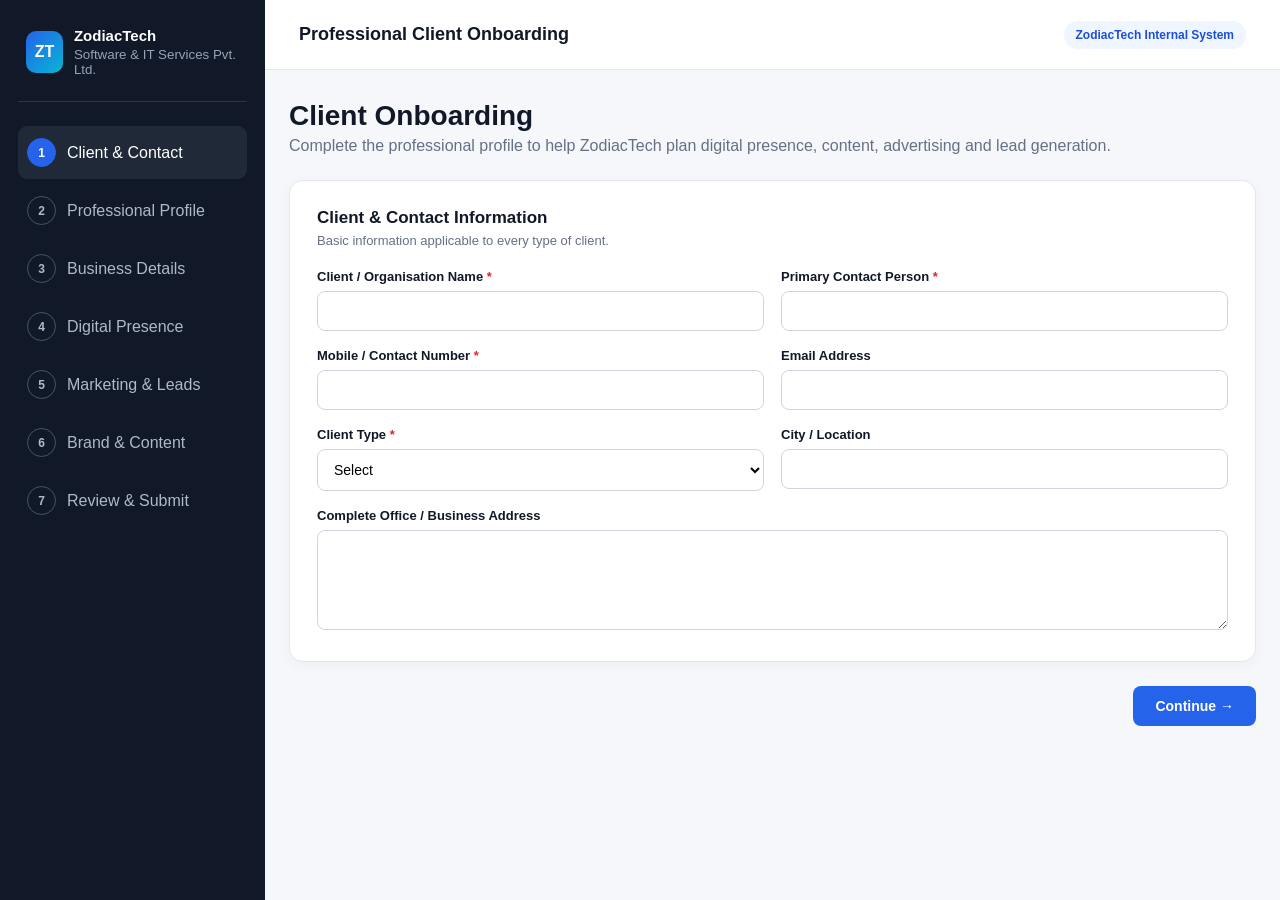
<file: onboarding/index.html>
<!DOCTYPE html>
<html lang="en">
<head>
<meta charset="UTF-8">
<meta name="viewport" content="width=device-width,initial-scale=1.0">
<meta name="robots" content="noindex,nofollow">
<title>ZodiacTech | Professional Client Onboarding</title>
<style>
:root{--p:#2563eb;--pd:#1d4ed8;--bg:#f5f7fb;--card:#fff;--txt:#111827;--muted:#667085;--border:#e5e7eb;--side:#111827;--side2:#1f2937}
*{box-sizing:border-box}body{margin:0;font-family:Inter,Segoe UI,Arial,sans-serif;background:var(--bg);color:var(--txt)}
.app{min-height:100vh;display:flex}.sidebar{position:fixed;left:0;top:0;bottom:0;width:265px;background:var(--side);color:#fff;padding:22px 18px}
.brand{display:flex;gap:11px;align-items:center;padding:5px 8px 24px;border-bottom:1px solid #293548}.logo{width:42px;height:42px;border-radius:10px;background:linear-gradient(135deg,#2563eb,#06b6d4);display:grid;place-items:center;font-weight:800}.brand b{font-size:15px}.brand small{display:block;color:#94a3b8;margin-top:2px}
.steps{margin-top:24px}.step{display:flex;align-items:center;gap:11px;padding:12px 9px;border-radius:9px;color:#aeb9c9;margin:5px 0}.step.active{background:var(--side2);color:#fff}.step.done{color:#86efac}.num{width:29px;height:29px;border:1px solid #475569;border-radius:50%;display:grid;place-items:center;font-size:12px;font-weight:700}.active .num{background:var(--p);border-color:var(--p)}
.main{margin-left:265px;width:calc(100% - 265px)}.top{height:70px;background:#fff;border-bottom:1px solid var(--border);display:flex;align-items:center;justify-content:space-between;padding:0 34px}.top h2{font-size:18px;margin:0}.tag{font-size:12px;font-weight:700;background:#eff6ff;color:#1d4ed8;padding:7px 12px;border-radius:20px}
.wrap{max-width:1080px;margin:30px auto;padding:0 24px}.title h1{font-size:28px;margin:0 0 5px}.title p{margin:0 0 25px;color:var(--muted)}
.panel{display:none}.panel.active{display:block}.card{background:#fff;border:1px solid var(--border);border-radius:14px;padding:27px;margin-bottom:18px;box-shadow:0 3px 14px rgba(16,24,40,.04)}.card h3{margin:0 0 5px;font-size:17px}.desc{font-size:13px;color:var(--muted);margin-bottom:21px}
.grid{display:grid;grid-template-columns:repeat(2,1fr);gap:17px}.full{grid-column:1/-1}.field label{display:block;font-size:13px;font-weight:650;margin-bottom:7px}.req{color:#dc2626}
input,select,textarea{width:100%;padding:11px 12px;border:1px solid #d0d5dd;border-radius:8px;background:#fff;font:inherit;font-size:14px;outline:none}textarea{min-height:100px;resize:vertical}input:focus,select:focus,textarea:focus{border-color:var(--p);box-shadow:0 0 0 3px rgba(37,99,235,.10)}
.radio{display:flex;gap:20px;margin-top:10px}.radio label{font-weight:400;display:flex;align-items:center;gap:7px}.radio input{width:auto}
.actions{display:flex;justify-content:space-between;margin:24px 0 50px}button{border:0;border-radius:8px;padding:12px 22px;font-weight:700;cursor:pointer;font-size:14px}.back{background:#fff;border:1px solid var(--border);color:#374151}.next,.submit{background:var(--p);color:#fff}.next:hover,.submit:hover{background:var(--pd)}button:disabled{opacity:.6}
.summary{display:grid;grid-template-columns:repeat(2,1fr);gap:10px}.summary div{background:#f8fafc;border-radius:8px;padding:11px}.summary b{display:block;color:var(--muted);font-size:11px;margin-bottom:3px}
.success{display:none;background:#ecfdf3;border:1px solid #abefc6;color:#067647;text-align:center;border-radius:12px;padding:35px}.success h2{margin-top:0}
.mobile{display:none}
@media(max-width:800px){.sidebar{display:none}.main{margin-left:0;width:100%}.top{padding:0 16px}.wrap{padding:0 14px;margin-top:20px}.grid,.summary{grid-template-columns:1fr}.mobile{display:block;background:#fff;border-bottom:1px solid var(--border);padding:11px 15px;color:var(--muted);font-size:13px}}
</style>
</head>
<body>
<div class="app">
<aside class="sidebar">
<div class="brand"><div class="logo">ZT</div><div><b>ZodiacTech</b><small>Software & IT Services Pvt. Ltd.</small></div></div>
<div class="steps">
<div class="step active"><span class="num">1</span>Client & Contact</div>
<div class="step"><span class="num">2</span>Professional Profile</div>
<div class="step"><span class="num">3</span>Business Details</div>
<div class="step"><span class="num">4</span>Digital Presence</div>
<div class="step"><span class="num">5</span>Marketing & Leads</div>
<div class="step"><span class="num">6</span>Brand & Content</div>
<div class="step"><span class="num">7</span>Review & Submit</div>
</div>
</aside>

<main class="main">
<header class="top"><h2>Professional Client Onboarding</h2><span class="tag">ZodiacTech Internal System</span></header>
<div class="mobile" id="mobileStep">Step 1 of 7 — Client & Contact</div>
<div class="wrap">
<div class="title"><h1>Client Onboarding</h1><p>Complete the professional profile to help ZodiacTech plan digital presence, content, advertising and lead generation.</p></div>

<form id="form">

<section class="panel active" data-step="1">
<div class="card"><h3>Client & Contact Information</h3><div class="desc">Basic information applicable to every type of client.</div>
<div class="grid">
<div class="field"><label>Client / Organisation Name <span class="req">*</span></label><input name="client_name" required></div>
<div class="field"><label>Primary Contact Person <span class="req">*</span></label><input name="contact_person" required></div>
<div class="field"><label>Mobile / Contact Number <span class="req">*</span></label><input name="mobile" required></div>
<div class="field"><label>Email Address</label><input type="email" name="email"></div>
<div class="field"><label>Client Type <span class="req">*</span></label><select name="client_type" required><option value="">Select</option><option>Doctor / Healthcare Professional</option><option>Advocate / Legal Professional</option><option>Engineer</option><option>Architect / Interior Designer</option><option>CA / Finance Professional</option><option>Consultant</option><option>Real Estate Professional</option><option>Education / Trainer</option><option>Business / Company</option><option>Retail / E-commerce</option><option>Hospital / Clinic</option><option>NGO / Organisation</option><option>Other Professional</option></select></div>
<div class="field"><label>City / Location</label><input name="city"></div>
<div class="field full"><label>Complete Office / Business Address</label><textarea name="address"></textarea></div>
</div></div>
<div class="actions"><span></span><button type="button" class="next">Continue →</button></div>
</section>

<section class="panel" data-step="2">
<div class="card"><h3>Professional Profile</h3><div class="desc">Use this section for doctors, advocates, engineers, architects, consultants and all other professionals.</div>
<div class="grid">
<div class="field"><label>Professional / Owner Full Name</label><input name="professional_name"></div>
<div class="field"><label>Designation / Role</label><input name="designation"></div>
<div class="field"><label>Profession / Specialization</label><input name="profession"></div>
<div class="field"><label>Qualifications / Certifications</label><input name="qualifications"></div>
<div class="field"><label>Years of Experience</label><input name="experience"></div>
<div class="field"><label>Professional Registration / Licence No. (if applicable)</label><input name="registration"></div>
<div class="field full"><label>Professional Services / Areas of Expertise</label><textarea name="expertise"></textarea></div>
<div class="field full"><label>Top 3 Services / Areas You Want to Promote</label><textarea name="top_services"></textarea></div>
</div></div>
<div class="actions"><button type="button" class="back">← Back</button><button type="button" class="next">Continue →</button></div>
</section>

<section class="panel" data-step="3">
<div class="card"><h3>Business / Organisation Details</h3><div class="desc">Information used for positioning, website and campaign planning.</div>
<div class="grid">
<div class="field"><label>Business / Firm / Organisation Name</label><input name="business_name"></div>
<div class="field"><label>Established Year</label><input name="established_year"></div>
<div class="field"><label>Office / Working Hours</label><input name="working_hours"></div>
<div class="field"><label>Service Area / Operating Locations</label><input name="service_area"></div>
<div class="field full"><label>About the Business / Organisation</label><textarea name="about"></textarea></div>
<div class="field full"><label>Key USPs / Why should customers choose you?</label><textarea name="usp"></textarea></div>
<div class="field full"><label>Target Customer / Audience</label><textarea name="target_audience"></textarea></div>
</div></div>
<div class="actions"><button type="button" class="back">← Back</button><button type="button" class="next">Continue →</button></div>
</section>

<section class="panel" data-step="4">
<div class="card"><h3>Digital Presence</h3><div class="desc">Enter existing online profiles. Do not enter passwords.</div>
<div class="grid">
<div class="field"><label>Website</label><input type="url" name="website"></div>
<div class="field"><label>Google Business / Maps Link</label><input type="url" name="google_business"></div>
<div class="field"><label>Instagram Profile</label><input type="url" name="instagram"></div>
<div class="field"><label>Facebook Page</label><input type="url" name="facebook"></div>
<div class="field"><label>LinkedIn Profile / Company Page</label><input type="url" name="linkedin"></div>
<div class="field"><label>YouTube Channel</label><input type="url" name="youtube"></div>
<div class="field"><label>Other Social / Directory Link</label><input type="url" name="other_social"></div>
<div class="field"><label>Google Business Access</label><div class="radio"><label><input type="radio" name="gbp_access" value="Yes">Yes</label><label><input type="radio" name="gbp_access" value="No">No</label></div></div>
</div></div>
<div class="actions"><button type="button" class="back">← Back</button><button type="button" class="next">Continue →</button></div>
</section>

<section class="panel" data-step="5">
<div class="card"><h3>Marketing, Advertising & Lead Generation</h3><div class="desc">Capture the client's commercial marketing requirements.</div>
<div class="grid">
<div class="field"><label>Primary Marketing Goal</label><select name="goal"><option value="">Select</option><option>WhatsApp Leads</option><option>Phone Calls</option><option>Website Leads</option><option>Walk-in / Store Visits</option><option>Brand Awareness</option><option>Professional Visibility</option><option>Enquiries / Appointments</option><option>Other</option></select></div>
<div class="field"><label>Existing Meta Ads Account?</label><div class="radio"><label><input type="radio" name="meta_account" value="Yes">Yes</label><label><input type="radio" name="meta_account" value="No">No</label></div></div>
<div class="field"><label>Meta Ad Account ID</label><input name="meta_ad_id"></div>
<div class="field"><label>Approx. Monthly Ad Budget</label><input name="ad_budget"></div>
<div class="field full"><label>Target Location / Market</label><textarea name="target_location"></textarea></div>
<div class="field"><label>Lead Handling Person</label><input name="lead_handler"></div>
<div class="field"><label>Lead / WhatsApp Contact</label><input name="lead_contact"></div>
<div class="field full"><label>Competitors / Similar Businesses (if known)</label><textarea name="competitors"></textarea></div>
</div></div>
<div class="actions"><button type="button" class="back">← Back</button><button type="button" class="next">Continue →</button></div>
</section>

<section class="panel" data-step="6">
<div class="card"><h3>Brand, Content & Creative Requirements</h3><div class="desc">Information required for content creation and social media management.</div>
<div class="grid">
<div class="field"><label>Preferred Content Language</label><select name="language"><option>English</option><option>Hindi</option><option>Marathi</option><option>English + Hindi</option><option>English + Marathi</option><option>English + Hindi + Marathi</option><option>Other</option></select></div>
<div class="field"><label>Comfortable Appearing in Videos?</label><div class="radio"><label><input type="radio" name="video" value="Yes">Yes</label><label><input type="radio" name="video" value="No">No</label></div></div>
<div class="field full"><label>Logo / Brand Assets Google Drive Link</label><input type="url" name="logo_link"></div>
<div class="field full"><label>Brand Guidelines / Colours / Preferred Style</label><textarea name="brand_style"></textarea></div>
<div class="field full"><label>Topics / Services / Products to Focus On</label><textarea name="content_focus"></textarea></div>
<div class="field full"><label>Any Restrictions, Compliance Requirements or Topics to Avoid?</label><textarea name="restrictions"></textarea></div>
<div class="field full"><label>Additional Information</label><textarea name="additional_info"></textarea></div>
</div></div>
<div class="actions"><button type="button" class="back">← Back</button><button type="button" class="next">Review →</button></div>
</section>

<section class="panel" data-step="7">
<div class="card"><h3>Review & Submit</h3><div class="desc">Review the basic information before submitting the onboarding record.</div><div class="summary" id="summary"></div></div>
<div class="card"><h3>ZodiacTech Internal Assignment</h3>
<div class="grid">
<div class="field"><label>Assigned Employee</label><input name="assigned_employee"></div>
<div class="field"><label>Onboarding Status</label><select name="status"><option>Pending</option><option>In Progress</option><option>Completed</option><option>On Hold</option></select></div>
<div class="field full"><label>Internal Notes</label><textarea name="internal_notes"></textarea></div>
</div></div>
<div class="actions"><button type="button" class="back">← Back</button><button type="submit" class="submit">Submit Onboarding ✓</button></div>
</section>
</form>
<div class="success" id="success"><h2>Onboarding Submitted Successfully</h2><p>The information has been received by ZodiacTech Software & IT Services Pvt. Ltd.</p></div>
</div>
</main></div>

<script>
const SCRIPT_URL="https://script.google.com/macros/s/AKfycbykihOQ_SaufiYpmxYyp20jrLfgQrA4jZG0Kk3A0XzCcOCvyUmYFxSSy3nKBnXv0sPp6w/exec";
const panels=[...document.querySelectorAll(".panel")],steps=[...document.querySelectorAll(".step")];
let current=1;
const names=["Client & Contact","Professional Profile","Business Details","Digital Presence","Marketing & Leads","Brand & Content","Review & Submit"];
function show(n){current=n;panels.forEach(x=>x.classList.toggle("active",+x.dataset.step===n));steps.forEach((x,i)=>{x.classList.toggle("active",i+1===n);x.classList.toggle("done",i+1<n)});document.getElementById("mobileStep").textContent=`Step ${n} of 7 — ${names[n-1]}`;scrollTo({top:0,behavior:"smooth"});if(n===7)summary()}
function summary(){let f=new FormData(document.getElementById("form"));let a=[["Client",f.get("client_name")],["Contact",f.get("contact_person")],["Client Type",f.get("client_type")],["Professional",f.get("professional_name")],["Profession",f.get("profession")],["Business",f.get("business_name")],["City",f.get("city")],["Primary Goal",f.get("goal")],["Target Market",f.get("target_location")],["Language",f.get("language")]];document.getElementById("summary").innerHTML=a.map(x=>`<div><b>${x[0]}</b>${x[1]||"—"}</div>`).join("")}
document.querySelectorAll(".next").forEach(b=>b.onclick=()=>{if(current<7)show(current+1)});
document.querySelectorAll(".back").forEach(b=>b.onclick=()=>{if(current>1)show(current-1)});
document.getElementById("form").onsubmit=async e=>{e.preventDefault();if(SCRIPT_URL==="https://script.google.com/macros/s/AKfycbykihOQ_SaufiYpmxYyp20jrLfgQrA4jZG0Kk3A0XzCcOCvyUmYFxSSy3nKBnXv0sPp6w/exec"){alert("Connect the Google Apps Script Web App URL first.");return}let b=document.querySelector(".submit");b.disabled=true;b.textContent="Submitting...";try{await fetch(SCRIPT_URL,{method:"POST",body:new FormData(e.target)});e.target.style.display="none";document.getElementById("success").style.display="block";scrollTo({top:0,behavior:"smooth"})}catch(err){alert("Submission failed. Please try again.");b.disabled=false;b.textContent="Submit Onboarding ✓"}};
</script>
</body>
</html>
</file>
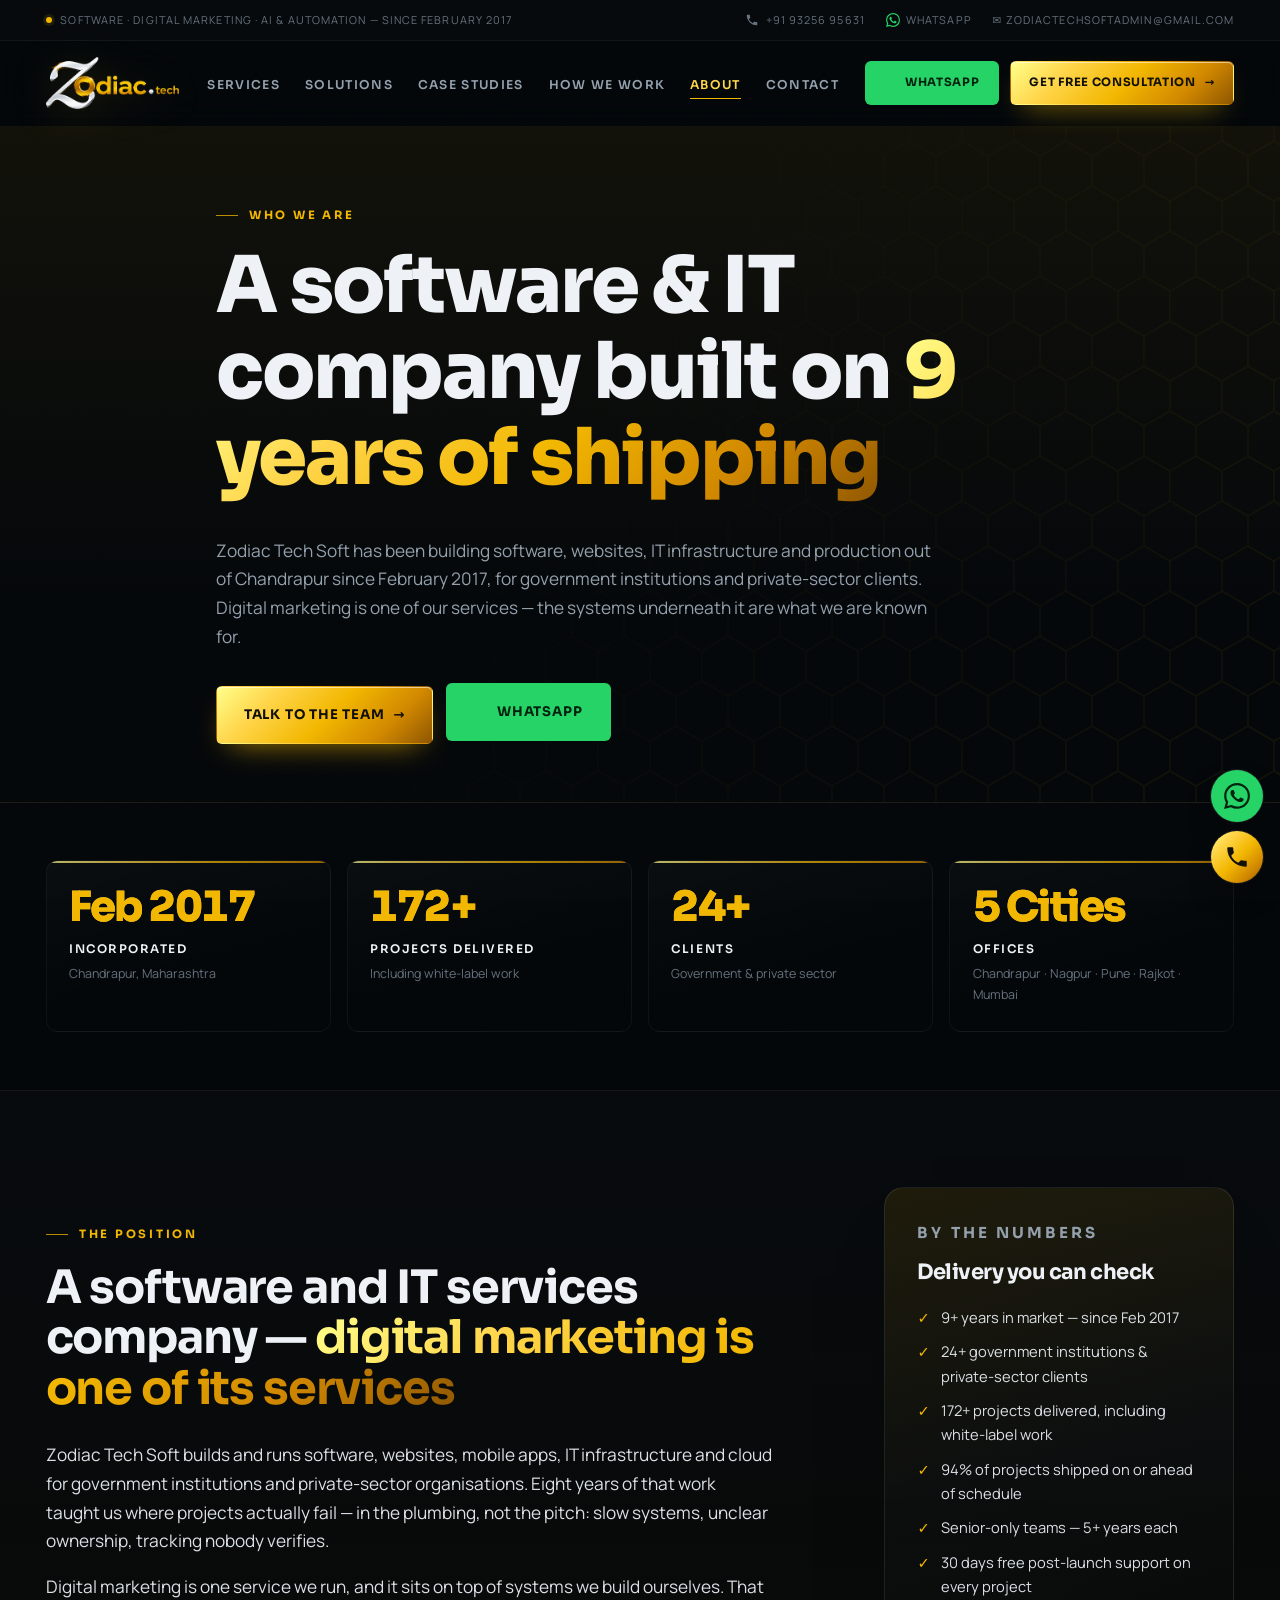
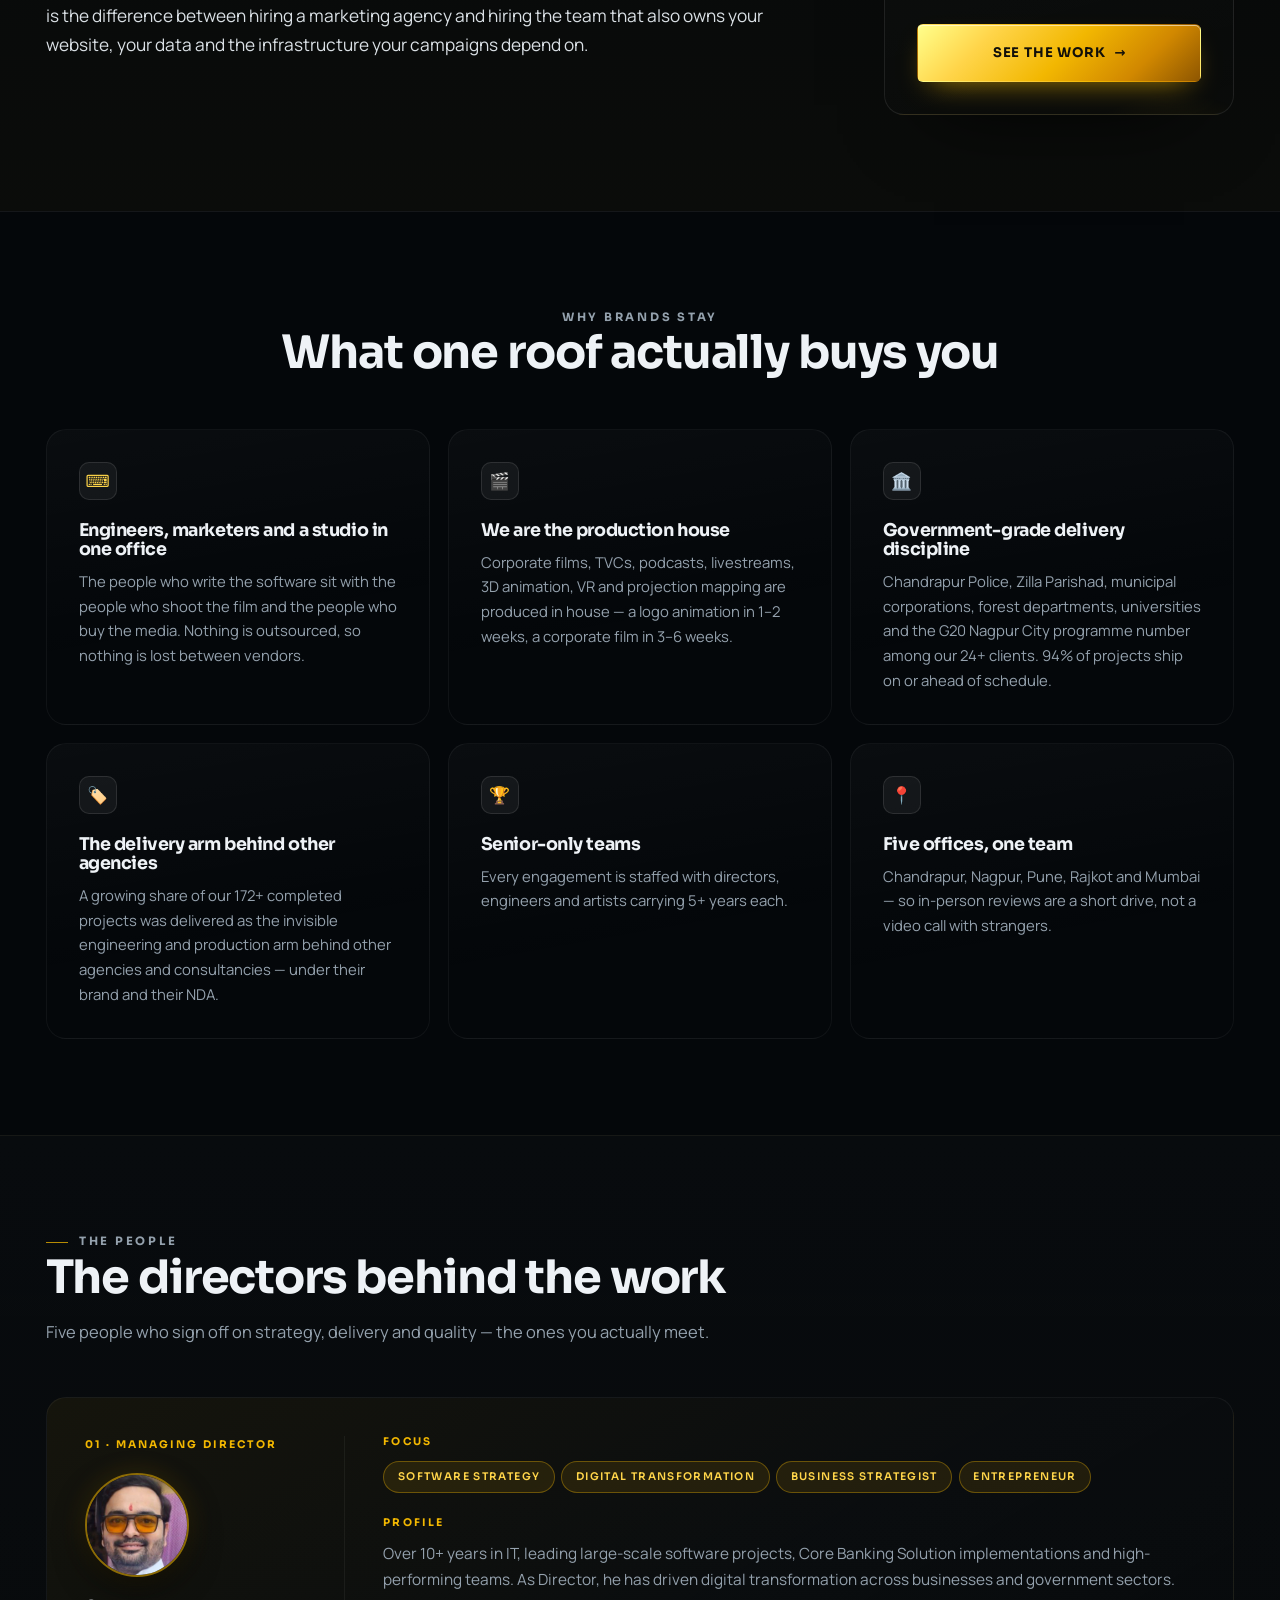
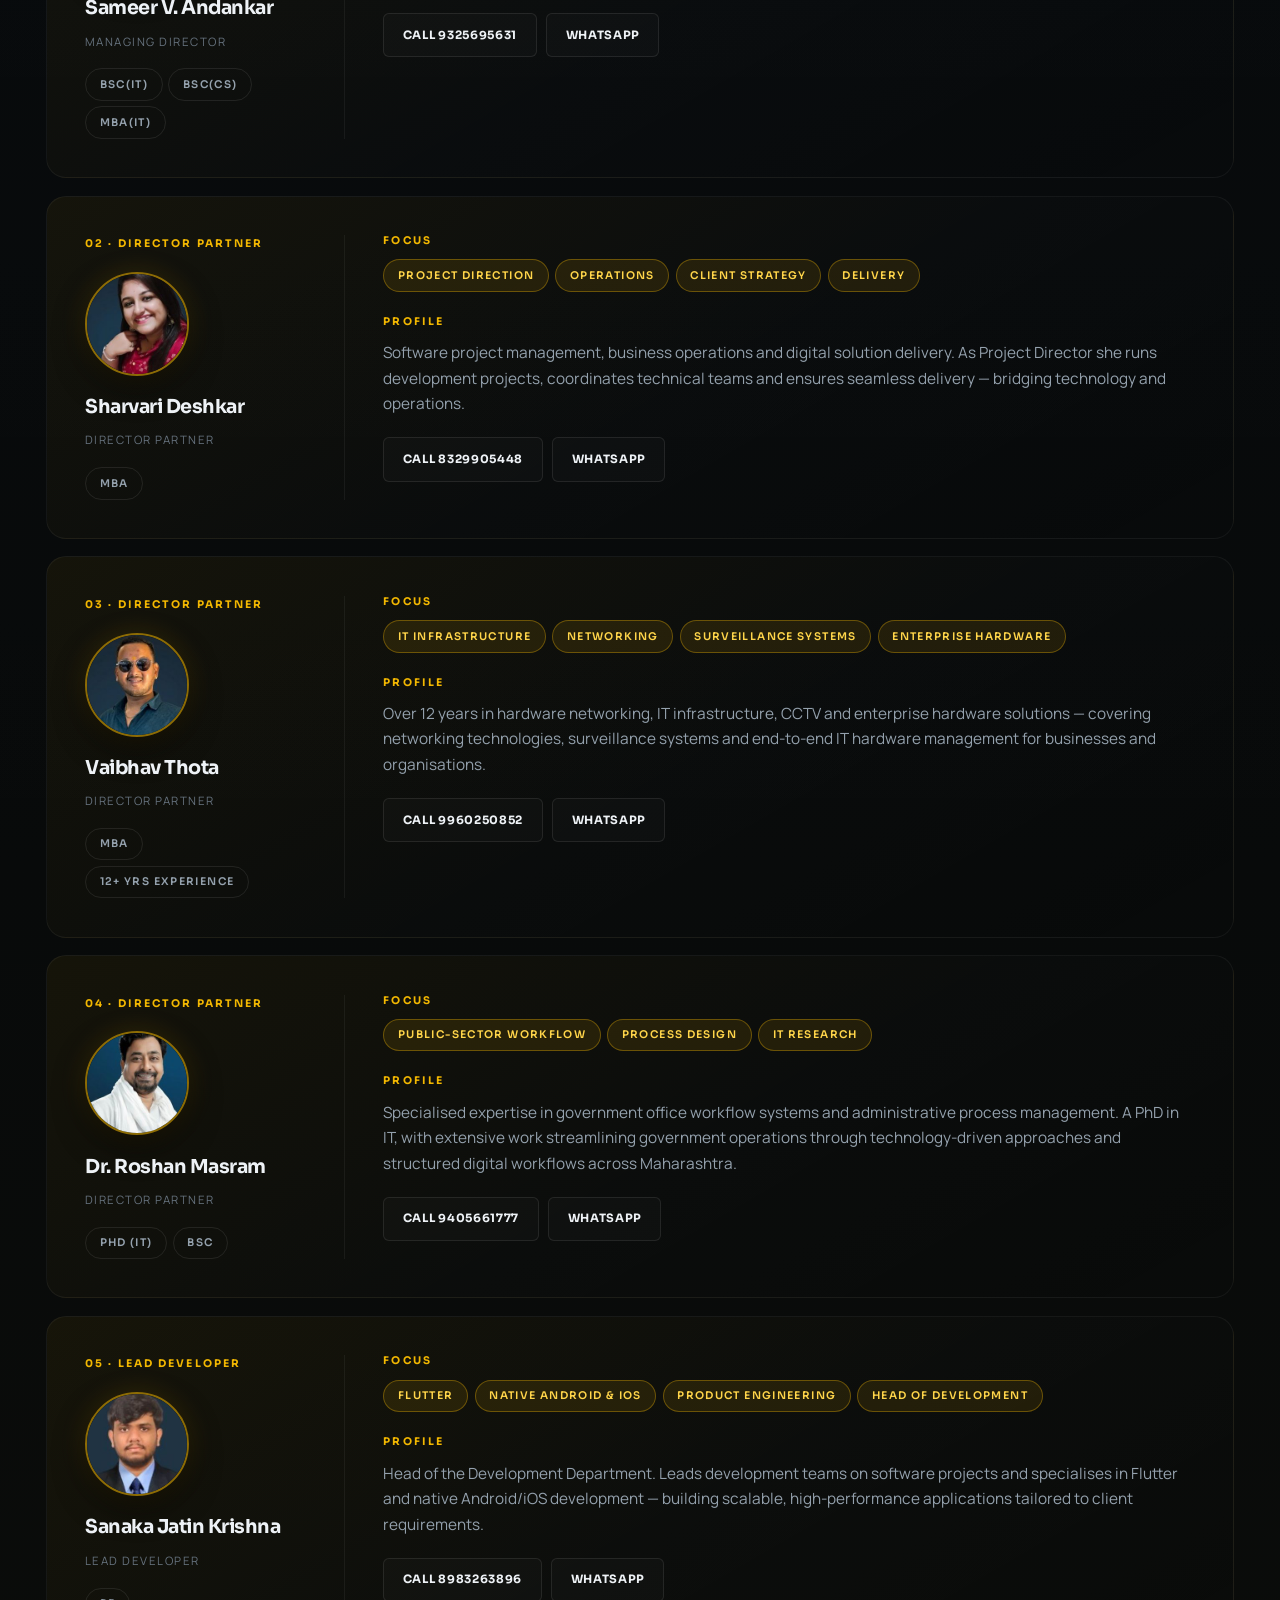
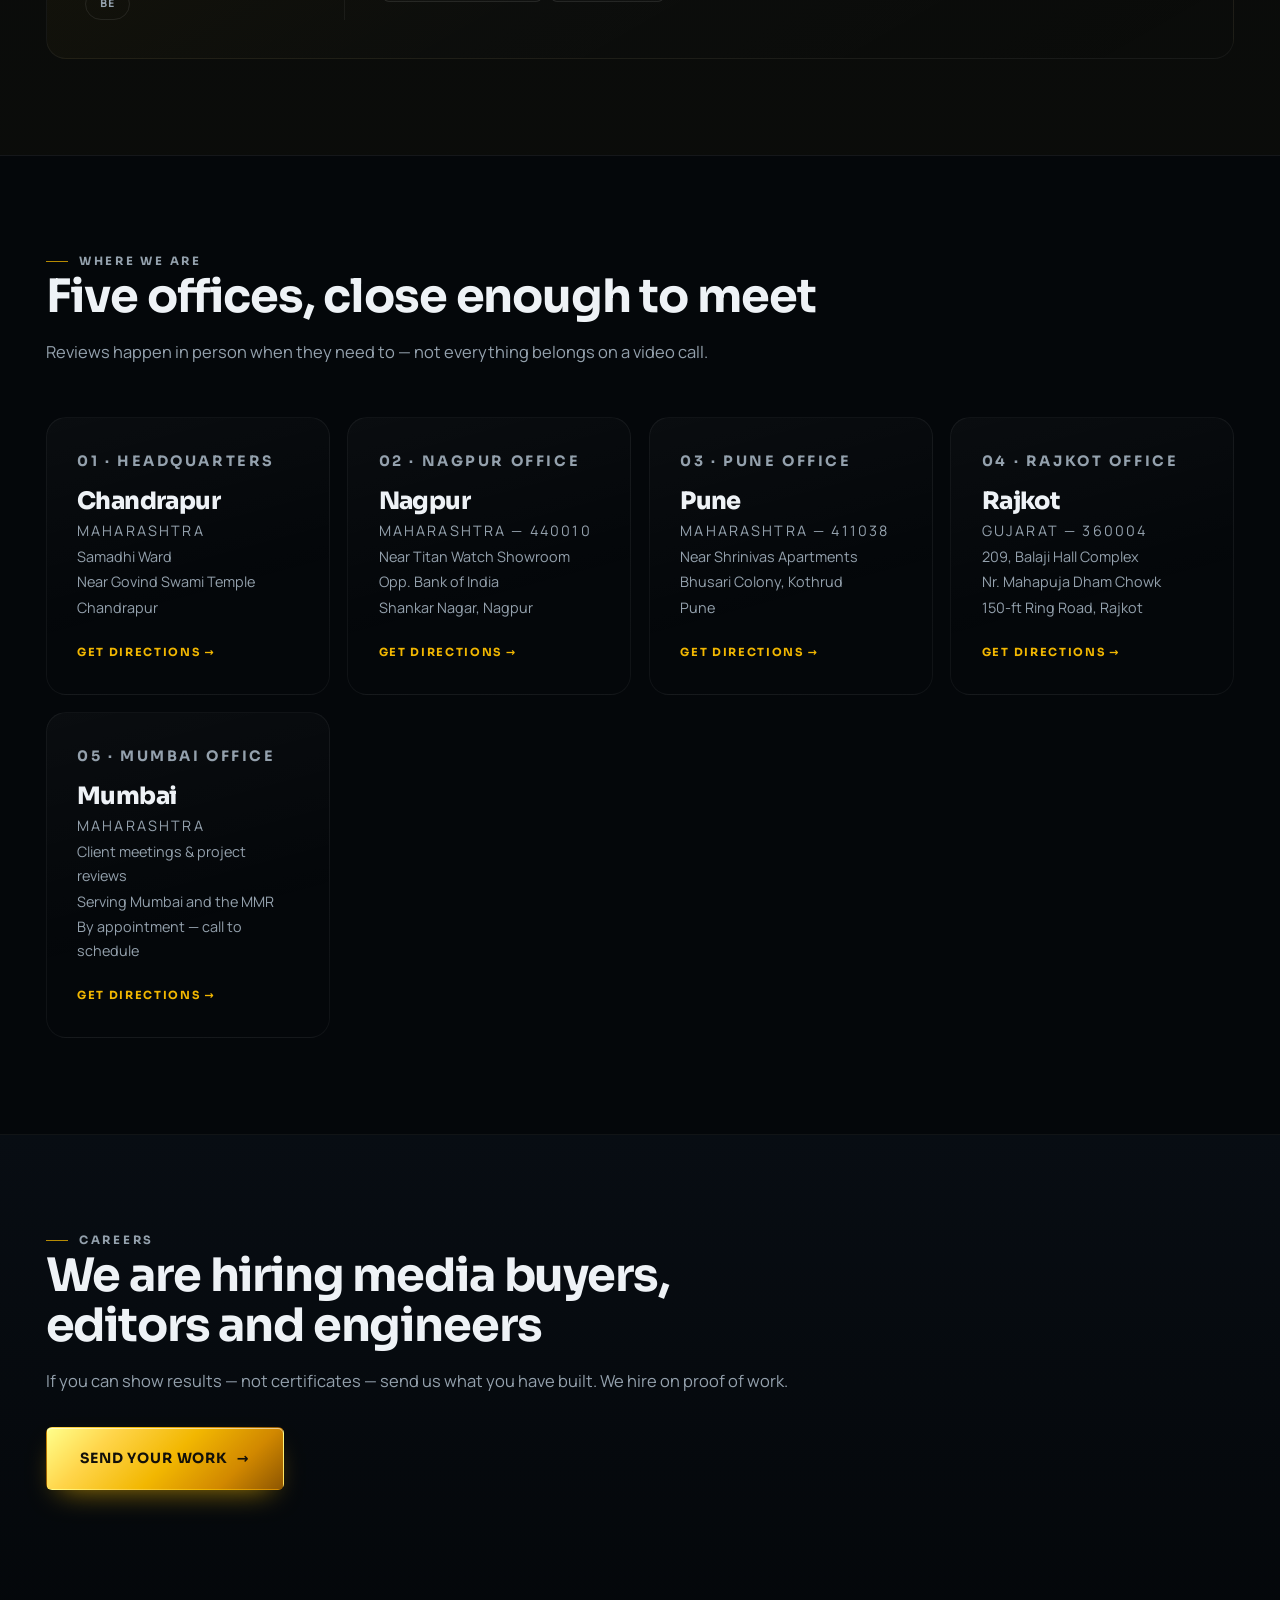
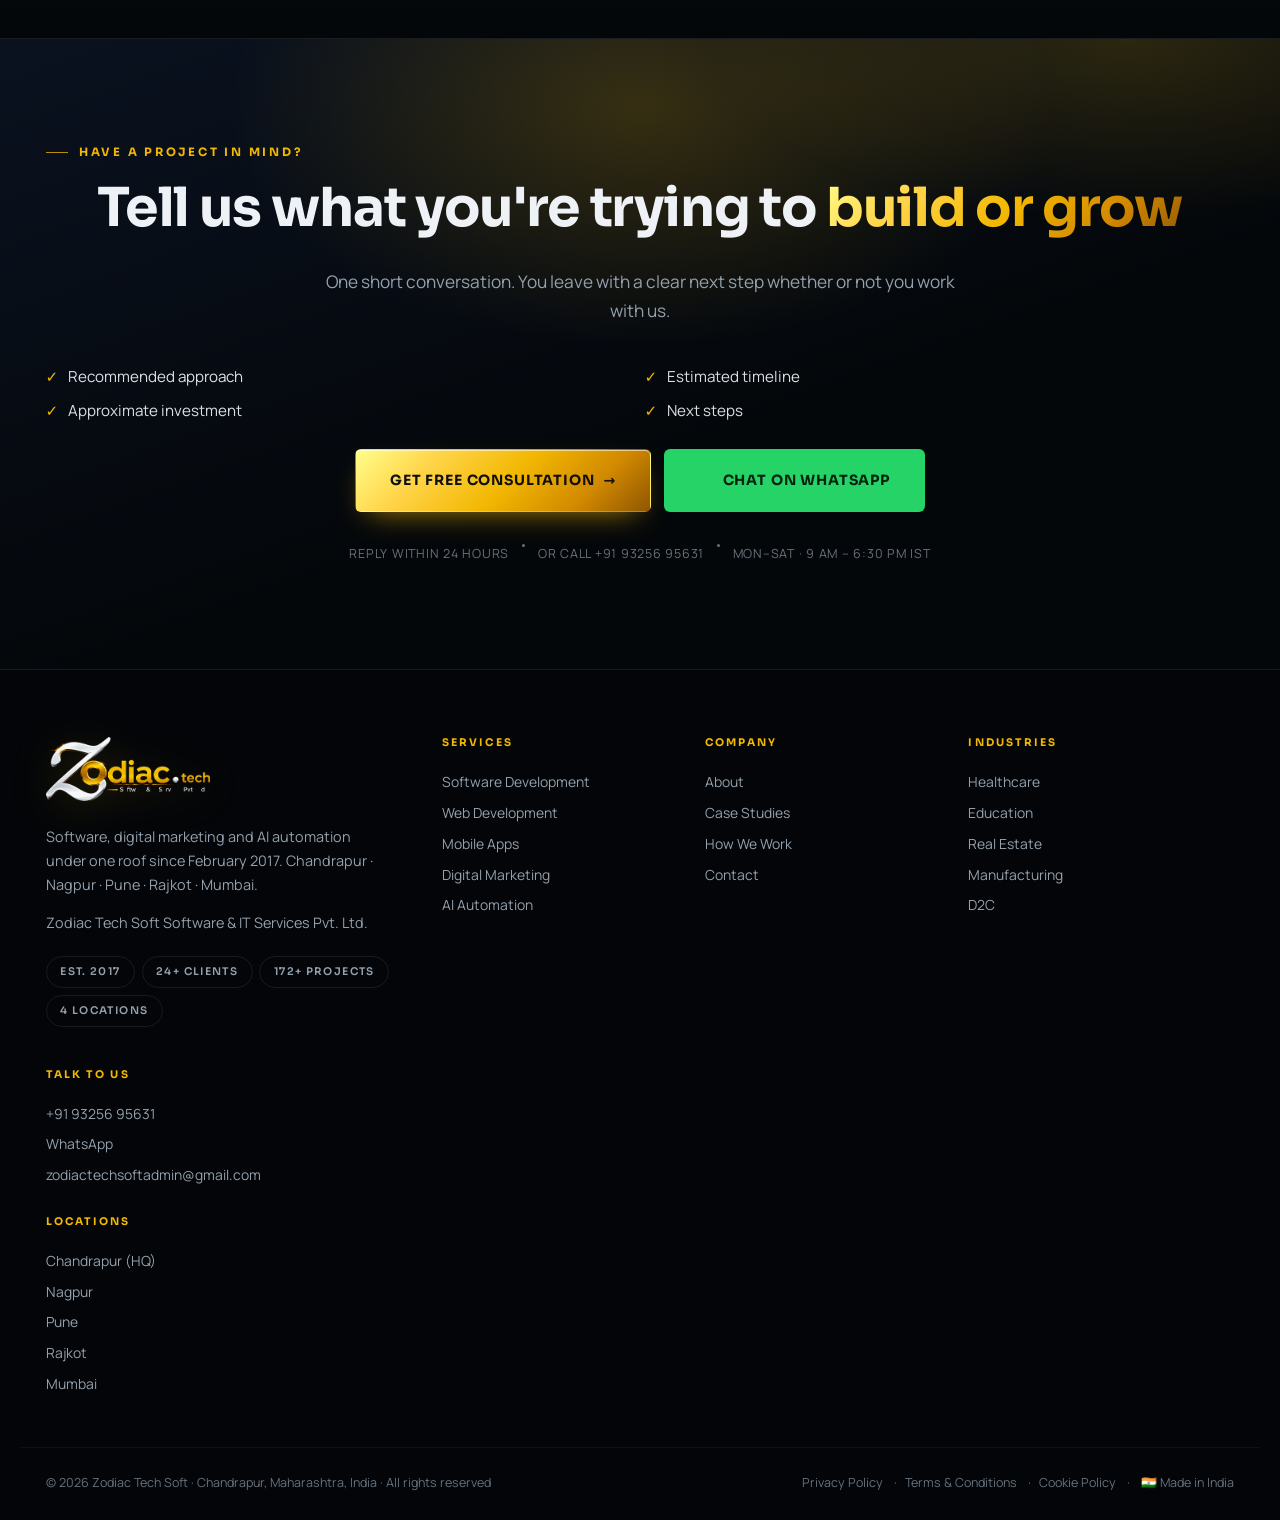
<file: about.html>
<!DOCTYPE html>
<html lang="en" class="no-js">
<head>
<script>document.documentElement.className = 'js';</script>
<meta charset="utf-8">
<meta name="viewport" content="width=device-width, initial-scale=1">
<title>About Zodiac Tech Soft — A Software &amp; IT Services Company Since 2017</title>
<meta name="description" content="A software and IT services company founded in Chandrapur in 2017 — engineers, designers, 3D artists and marketers across five Indian cities. 9+ years, 24+ government and private-sector clients, 172+ projects delivered.">
<meta name="theme-color" content="#04070a">
<link rel="canonical" href="https://zodiactechsoft.in/about.html">
<meta property="og:title" content="About Zodiac Tech Soft — A Software &amp; IT Services Company Since 2017">
<meta property="og:description" content="A software and IT services company founded in Chandrapur in 2017 — engineers, designers, 3D artists and marketers across five Indian cities. 9+ years, 24+ government and private-sector clients, 172+ projects delivered.">
<meta property="og:type" content="website">
<meta property="og:site_name" content="Zodiac Tech Soft">
<meta name="twitter:card" content="summary_large_image">
<link rel="icon" href="assets/img/favicon.png?v=2a5613c7">
<link rel="apple-touch-icon" href="assets/img/favicon.png?v=2a5613c7">
<link rel="preconnect" href="https://fonts.googleapis.com">
<link rel="preconnect" href="https://fonts.gstatic.com" crossorigin>
<link href="https://fonts.googleapis.com/css2?family=Sora:wght@400;500;600;700;800&family=Manrope:wght@300;400;500;600;700;800&display=swap" rel="stylesheet">
<link rel="stylesheet" href="assets/css/style.css?v=c98b5787">

<!-- organisation schema — real data only -->
<script type="application/ld+json">
{"@context":"https://schema.org","@type":"ProfessionalService","name":"Zodiac Tech Soft Software & IT Services Pvt. Ltd.","alternateName":"Zodiac Tech Soft","foundingDate":"2017-02","description":"Software development, digital marketing and AI automation company. Software, CRM, ERP, web and mobile applications, plus performance marketing for 24+ government and private-sector organisations.","telephone":"+91 93256 95631","email":"zodiactechsoftadmin@gmail.com","url":"https://zodiactechsoft.in/","areaServed":["India"],"address":[{"@type":"PostalAddress","addressLocality":"Chandrapur","addressRegion":"Maharashtra","addressCountry":"IN"},{"@type":"PostalAddress","addressLocality":"Nagpur","addressRegion":"Maharashtra","addressCountry":"IN"},{"@type":"PostalAddress","addressLocality":"Pune","addressRegion":"Maharashtra","addressCountry":"IN"},{"@type":"PostalAddress","addressLocality":"Rajkot","addressRegion":"Maharashtra","addressCountry":"IN"},{"@type":"PostalAddress","addressLocality":"Mumbai","addressRegion":"Maharashtra","addressCountry":"IN"}],"contactPoint":[{"@type":"ContactPoint","telephone":"+91 93256 95631","contactType":"sales","availableLanguage":["en","hi","mr"]}]}</script>

<script>
window.dataLayer = window.dataLayer || [];
window.ZODIAC_ANALYTICS = {"ga4":"","gtm":"","meta_pixel":"","currency":"INR"};
</script>


</head>
<body>

<!-- icon sprite — the real WhatsApp brand glyph + a phone handset, defined once per page -->
<svg class="svg-sprite" width="0" height="0" aria-hidden="true" focusable="false" style="position:absolute">
  <symbol id="ico-wa" viewBox="0 0 24 24"><path d="M17.472 14.382c-.297-.149-1.758-.867-2.03-.967-.273-.099-.471-.148-.67.15-.197.297-.767.966-.94 1.164-.173.199-.347.223-.644.075-.297-.15-1.255-.463-2.39-1.475-.883-.788-1.48-1.761-1.653-2.059-.173-.297-.018-.458.13-.606.134-.133.298-.347.446-.52.149-.174.198-.298.298-.497.099-.198.05-.371-.025-.52-.075-.149-.669-1.612-.916-2.207-.242-.579-.487-.5-.669-.51-.173-.008-.371-.01-.57-.01-.198 0-.52.074-.792.372-.272.297-1.04 1.016-1.04 2.479 0 1.462 1.065 2.875 1.213 3.074.149.198 2.096 3.2 5.077 4.487.709.306 1.262.489 1.694.625.712.227 1.36.195 1.871.118.571-.085 1.758-.719 2.006-1.413.248-.694.248-1.289.173-1.413-.074-.124-.272-.198-.57-.347m-5.421 7.403h-.004a9.87 9.87 0 01-5.031-1.378l-.361-.214-3.741.982.998-3.648-.235-.374a9.86 9.86 0 01-1.51-5.26c.001-5.45 4.436-9.884 9.888-9.884 2.64 0 5.122 1.03 6.988 2.898a9.825 9.825 0 012.893 6.994c-.003 5.45-4.437 9.884-9.885 9.884m8.413-18.297A11.815 11.815 0 0012.05 0C5.495 0 .16 5.335.157 11.892c0 2.096.547 4.142 1.588 5.945L.057 24l6.305-1.654a11.882 11.882 0 005.683 1.448h.005c6.554 0 11.89-5.335 11.893-11.893a11.821 11.821 0 00-3.48-8.413Z"/></symbol>
  <symbol id="ico-phone" viewBox="0 0 24 24"><path d="M6.62 10.79c1.44 2.83 3.76 5.14 6.59 6.59l2.2-2.2c.27-.27.67-.36 1.02-.24 1.12.37 2.33.57 3.57.57.55 0 1 .45 1 1V20c0 .55-.45 1-1 1-9.39 0-17-7.61-17-17 0-.55.45-1 1-1h3.5c.55 0 1 .45 1 1 0 1.25.2 2.45.57 3.57.11.35.03.74-.25 1.02l-2.2 2.2z"/></symbol></svg>

<a class="skip" href="#main">Skip to content</a>
<div class="scroll-progress" aria-hidden="true"><span></span></div>
<div class="page-grain" aria-hidden="true"></div>

<div class="topbar">
  <div class="wrap topbar__in">
    <span class="topbar__brand">
      <span class="live-dot" aria-hidden="true"></span>
      Software · Digital marketing · AI &amp; automation — since February 2017    </span>
    <span class="topbar__right">
      <a href="tel:+919325695631" class="topbar__wa"  data-track="phone_click" data-track-location="topbar"><svg class="ico" aria-hidden="true"><use href="#ico-phone"/></svg> +91 93256 95631</a>
      <a href="https://wa.me/919325695631?text=Hi%20Zodiac%20Tech%20%E2%80%94%20I%20would%20like%20a%20free%20consultation.%20My%20requirement%3A%20" target="_blank" rel="noopener" class="topbar__wa"  data-track="whatsapp_click" data-track-location="topbar"><svg class="ico ico--wa" aria-hidden="true"><use href="#ico-wa"/></svg> WhatsApp</a>
      <a href="mailto:zodiactechsoftadmin@gmail.com">✉ zodiactechsoftadmin@gmail.com</a>
    </span>
  </div>
</div>

<header class="site-head" id="siteHead">
  <div class="wrap site-head__in">
    <a class="brand" href="index.html" aria-label="Zodiac Tech Soft — home">
      <img class="brand__img" src="assets/img/logo-primary.png?v=027e3d1a" alt="Zodiac Tech Soft — Software · Digital Marketing · AI &amp; Automation" width="220" height="52">
    </a>

    <input type="checkbox" id="navtoggle" class="navtoggle" hidden>
    <label for="navtoggle" class="burger" aria-label="Menu"><span></span><span></span><span></span></label>

    <nav class="nav" aria-label="Main">
      <ul>
                  <li>
            <a href="services.html">
              Services            </a>
          </li>
                  <li>
            <a href="solutions.html">
              Solutions            </a>
          </li>
                  <li>
            <a href="case-studies.html">
              Case Studies            </a>
          </li>
                  <li>
            <a href="growth-system.html">
              How We Work            </a>
          </li>
                  <li>
            <a href="about.html" class="is-active" aria-current="page">
              About            </a>
          </li>
                  <li>
            <a href="contact.html">
              Contact            </a>
          </li>
              </ul>
      <div class="nav__act">
        <a class="btn btn--wa btn--sm" href="https://wa.me/919325695631?text=Hi%20Zodiac%20Tech%20%E2%80%94%20I%20would%20like%20a%20free%20consultation.%20My%20requirement%3A%20" target="_blank" rel="noopener"  data-track="whatsapp_click" data-track-location="header">
          <svg class="ico ico--wa" aria-hidden="true"><use href="#ico-wa"/></svg> WhatsApp
        </a>
        <a class="btn btn--gold btn--sm" href="contact.html#start" data-modal="consult"  data-track="cta_click" data-track-location="header" data-track-label="consultation">
          Get Free Consultation <span aria-hidden="true">→</span>
        </a>
      </div>
    </nav>
  </div>
</header>

<section class="pagehead">
  <div class="pagehead__hex" aria-hidden="true"></div>
  <div class="wrap pagehead__in reveal">
    <p class="kicker">WHO WE ARE</p>    <h1>A software &amp; IT company built on <span class="gold-text">9 years of shipping</span></h1>
    <p class="lede">Zodiac Tech Soft has been building software, websites, IT infrastructure and production out of Chandrapur since February 2017, for government institutions and private-sector clients. Digital marketing is one of our services — the systems underneath it are what we are known for.</p>          <div class="pagehead__cta">
        <a class="btn btn--gold" href="contact.html" data-modal="consult"  data-track="cta_click" data-track-location="pagehead" data-track-label="Talk to the Team">Talk to the Team <span aria-hidden="true">→</span></a>
        <a class="btn btn--wa" href="https://wa.me/919325695631?text=Hi%20Zodiac%20Tech%20%E2%80%94%20I%20would%20like%20a%20free%20consultation.%20My%20requirement%3A%20" target="_blank" rel="noopener"  data-track="whatsapp_click" data-track-location="pagehead"><svg class="ico ico--wa" aria-hidden="true"><use href="#ico-wa"/></svg> WhatsApp</a>
      </div>
      </div>
</section>

<main id="main">

<!-- ============================ facts ============================ -->
<section class="sec sec--tight">
  <div class="wrap">
    <div class="stats stats--4 reveal">
      <div class="stat"><div class="stat__v">Feb 2017</div><div class="stat__l">Incorporated</div><div class="stat__s">Chandrapur, Maharashtra</div></div>
      <div class="stat"><div class="stat__v">172+</div><div class="stat__l">Projects delivered</div><div class="stat__s">Including white-label work</div></div>
      <div class="stat"><div class="stat__v">24+</div><div class="stat__l">Clients</div><div class="stat__s">Government &amp; private sector</div></div>
      <div class="stat"><div class="stat__v">5 Cities</div><div class="stat__l">Offices</div><div class="stat__s">Chandrapur · Nagpur · Pune · Rajkot · Mumbai</div></div>
    </div>
  </div>
</section>

<!-- ============================ positioning ============================ -->
<section class="sec sec--alt" id="story">
  <div class="wrap">
    <div class="hero__grid">
      <div class="reveal">
        <p class="kicker">THE POSITION</p>
        <h2>A software and IT services company — <span class="gold-text">digital marketing is one of its services</span></h2>
        <p class="lede lede--bright">
          Zodiac Tech Soft builds and runs software, websites, mobile apps, IT infrastructure and cloud for government
          institutions and private-sector organisations. Eight years of that work taught us where projects actually fail —
          in the plumbing, not the pitch: slow systems, unclear ownership, tracking nobody verifies.
        </p>
        <p class="lede lede--bright">
          Digital marketing is one service we run, and it sits on top of systems we build ourselves. That is the difference
          between hiring a marketing agency and hiring the team that also owns your website, your data and the infrastructure
          your campaigns depend on.
        </p>
      </div>
      <aside class="auditcard reveal" data-d="1">
        <p class="auditcard__label">By the numbers</p>
        <h3>Delivery you can check</h3>
        <ul class="auditcard__list">
          <li>9+ years in market — since Feb 2017</li>
          <li>24+ government institutions &amp; private-sector clients</li>
          <li>172+ projects delivered, including white-label work</li>
          <li>94% of projects shipped on or ahead of schedule</li>
          <li>Senior-only teams — 5+ years each</li>
          <li>30 days free post-launch support on every project</li>
        </ul>
        <a class="btn btn--gold btn--block" href="work.html">See the Work <span aria-hidden="true">→</span></a>
      </aside>
    </div>
  </div>
</section>

<!-- ============================ why ============================ -->
<section class="sec" id="why">
  <div class="wrap">
    <div class="sec__head sec__head--center reveal">
      <p class="kicker">WHY BRANDS STAY</p>
      <h2>What one roof actually buys you</h2>
    </div>
    <div class="why">
              <article class="whycard reveal" data-d="0">
          <div class="whycard__icon" aria-hidden="true">⌨️</div>
          <h3>Engineers, marketers and a studio in one office</h3>
          <p>The people who write the software sit with the people who shoot the film and the people who buy the media. Nothing is outsourced, so nothing is lost between vendors.</p>
        </article>
              <article class="whycard reveal" data-d="1">
          <div class="whycard__icon" aria-hidden="true">🎬</div>
          <h3>We are the production house</h3>
          <p>Corporate films, TVCs, podcasts, livestreams, 3D animation, VR and projection mapping are produced in house — a logo animation in 1–2 weeks, a corporate film in 3–6 weeks.</p>
        </article>
              <article class="whycard reveal" data-d="2">
          <div class="whycard__icon" aria-hidden="true">🏛️</div>
          <h3>Government-grade delivery discipline</h3>
          <p>Chandrapur Police, Zilla Parishad, municipal corporations, forest departments, universities and the G20 Nagpur City programme number among our 24+ clients. 94% of projects ship on or ahead of schedule.</p>
        </article>
              <article class="whycard reveal" data-d="0">
          <div class="whycard__icon" aria-hidden="true">🏷️</div>
          <h3>The delivery arm behind other agencies</h3>
          <p>A growing share of our 172+ completed projects was delivered as the invisible engineering and production arm behind other agencies and consultancies — under their brand and their NDA.</p>
        </article>
              <article class="whycard reveal" data-d="1">
          <div class="whycard__icon" aria-hidden="true">🏆</div>
          <h3>Senior-only teams</h3>
          <p>Every engagement is staffed with directors, engineers and artists carrying 5+ years each.</p>
        </article>
              <article class="whycard reveal" data-d="2">
          <div class="whycard__icon" aria-hidden="true">📍</div>
          <h3>Five offices, one team</h3>
          <p>Chandrapur, Nagpur, Pune, Rajkot and Mumbai — so in-person reviews are a short drive, not a video call with strangers.</p>
        </article>
          </div>
  </div>
</section>

<!-- ============================ team ============================ -->
<section class="sec sec--alt" id="team">
  <div class="wrap">
    <div class="sec__head reveal">
      <p class="kicker">THE PEOPLE</p>
      <h2>The directors behind the work</h2>
      <p>Five people who sign off on strategy, delivery and quality — the ones you actually meet.</p>
    </div>
    <div class="founders">
              <article class="founder reveal" id="sameer-v-andankar">
          <div class="founder__id">
            <p class="founder__no">01 · Managing Director</p>
                          <img class="founder__photo" src="assets/img/founders/sameer-andankar.jpg"
                   alt="Sameer V. Andankar, Managing Director at Zodiac Tech Soft"
                   loading="lazy" decoding="async" width="132" height="132">
                        <h3 class="founder__name">Sameer V. Andankar</h3>
            <p class="founder__role">Managing Director</p>
            <div class="founder__quals">
              <span class="chip">BSC(IT)</span><span class="chip">BSC(CS)</span><span class="chip">MBA(IT)</span>            </div>
          </div>
          <div class="founder__body">
            <h4>Focus</h4>
            <div class="founder__tags">
              <span class="chip chip--gold">Software Strategy</span><span class="chip chip--gold">Digital Transformation</span><span class="chip chip--gold">Business Strategist</span><span class="chip chip--gold">Entrepreneur</span>            </div>
            <h4>Profile</h4>
            <div class="founder__bio"><p>Over 10+ years in IT, leading large-scale software projects, Core Banking Solution implementations and high-performing teams. As Director, he has driven digital transformation across businesses and government sectors.</p></div>
            <div class="founder__contact">
              <a class="btn btn--ghost btn--sm" href="tel:9325695631">Call 9325695631</a>
              <a class="btn btn--ghost btn--sm" href="https://wa.me/919325695631" target="_blank" rel="noopener">WhatsApp</a>
            </div>
          </div>
        </article>
              <article class="founder reveal" id="sharvari-deshkar">
          <div class="founder__id">
            <p class="founder__no">02 · Director Partner</p>
                          <img class="founder__photo" src="assets/img/founders/sharvari-deshkar.jpg"
                   alt="Sharvari Deshkar, Director Partner at Zodiac Tech Soft"
                   loading="lazy" decoding="async" width="132" height="132">
                        <h3 class="founder__name">Sharvari Deshkar</h3>
            <p class="founder__role">Director Partner</p>
            <div class="founder__quals">
              <span class="chip">MBA</span>            </div>
          </div>
          <div class="founder__body">
            <h4>Focus</h4>
            <div class="founder__tags">
              <span class="chip chip--gold">Project Direction</span><span class="chip chip--gold">Operations</span><span class="chip chip--gold">Client Strategy</span><span class="chip chip--gold">Delivery</span>            </div>
            <h4>Profile</h4>
            <div class="founder__bio"><p>Software project management, business operations and digital solution delivery. As Project Director she runs development projects, coordinates technical teams and ensures seamless delivery — bridging technology and operations.</p></div>
            <div class="founder__contact">
              <a class="btn btn--ghost btn--sm" href="tel:8329905448">Call 8329905448</a>
              <a class="btn btn--ghost btn--sm" href="https://wa.me/918329905448" target="_blank" rel="noopener">WhatsApp</a>
            </div>
          </div>
        </article>
              <article class="founder reveal" id="vaibhav-thota">
          <div class="founder__id">
            <p class="founder__no">03 · Director Partner</p>
                          <img class="founder__photo" src="assets/img/founders/vaibhav-thota.jpg"
                   alt="Vaibhav Thota, Director Partner at Zodiac Tech Soft"
                   loading="lazy" decoding="async" width="132" height="132">
                        <h3 class="founder__name">Vaibhav Thota</h3>
            <p class="founder__role">Director Partner</p>
            <div class="founder__quals">
              <span class="chip">MBA</span><span class="chip">12+ Yrs Experience</span>            </div>
          </div>
          <div class="founder__body">
            <h4>Focus</h4>
            <div class="founder__tags">
              <span class="chip chip--gold">IT Infrastructure</span><span class="chip chip--gold">Networking</span><span class="chip chip--gold">Surveillance Systems</span><span class="chip chip--gold">Enterprise Hardware</span>            </div>
            <h4>Profile</h4>
            <div class="founder__bio"><p>Over 12 years in hardware networking, IT infrastructure, CCTV and enterprise hardware solutions — covering networking technologies, surveillance systems and end-to-end IT hardware management for businesses and organisations.</p></div>
            <div class="founder__contact">
              <a class="btn btn--ghost btn--sm" href="tel:9960250852">Call 9960250852</a>
              <a class="btn btn--ghost btn--sm" href="https://wa.me/919960250852" target="_blank" rel="noopener">WhatsApp</a>
            </div>
          </div>
        </article>
              <article class="founder reveal" id="dr-roshan-masram">
          <div class="founder__id">
            <p class="founder__no">04 · Director Partner</p>
                          <img class="founder__photo" src="assets/img/founders/dr-roshan-masram.jpg"
                   alt="Dr. Roshan Masram, Director Partner at Zodiac Tech Soft"
                   loading="lazy" decoding="async" width="132" height="132">
                        <h3 class="founder__name">Dr. Roshan Masram</h3>
            <p class="founder__role">Director Partner</p>
            <div class="founder__quals">
              <span class="chip">PhD (IT)</span><span class="chip">BSC</span>            </div>
          </div>
          <div class="founder__body">
            <h4>Focus</h4>
            <div class="founder__tags">
              <span class="chip chip--gold">Public-Sector Workflow</span><span class="chip chip--gold">Process Design</span><span class="chip chip--gold">IT Research</span>            </div>
            <h4>Profile</h4>
            <div class="founder__bio"><p>Specialised expertise in government office workflow systems and administrative process management. A PhD in IT, with extensive work streamlining government operations through technology-driven approaches and structured digital workflows across Maharashtra.</p></div>
            <div class="founder__contact">
              <a class="btn btn--ghost btn--sm" href="tel:9405661777">Call 9405661777</a>
              <a class="btn btn--ghost btn--sm" href="https://wa.me/919405661777" target="_blank" rel="noopener">WhatsApp</a>
            </div>
          </div>
        </article>
              <article class="founder reveal" id="sanaka-jatin-krishna">
          <div class="founder__id">
            <p class="founder__no">05 · Lead Developer</p>
                          <img class="founder__photo" src="assets/img/founders/jatin-krishna.jpg"
                   alt="Sanaka Jatin Krishna, Lead Developer at Zodiac Tech Soft"
                   loading="lazy" decoding="async" width="132" height="132">
                        <h3 class="founder__name">Sanaka Jatin Krishna</h3>
            <p class="founder__role">Lead Developer</p>
            <div class="founder__quals">
              <span class="chip">BE</span>            </div>
          </div>
          <div class="founder__body">
            <h4>Focus</h4>
            <div class="founder__tags">
              <span class="chip chip--gold">Flutter</span><span class="chip chip--gold">Native Android &amp; iOS</span><span class="chip chip--gold">Product Engineering</span><span class="chip chip--gold">Head of Development</span>            </div>
            <h4>Profile</h4>
            <div class="founder__bio"><p>Head of the Development Department. Leads development teams on software projects and specialises in Flutter and native Android/iOS development — building scalable, high-performance applications tailored to client requirements.</p></div>
            <div class="founder__contact">
              <a class="btn btn--ghost btn--sm" href="tel:8983263896">Call 8983263896</a>
              <a class="btn btn--ghost btn--sm" href="https://wa.me/918983263896" target="_blank" rel="noopener">WhatsApp</a>
            </div>
          </div>
        </article>
          </div>
  </div>
</section>

<!-- ============================ offices ============================ -->
<section class="sec" id="offices">
  <div class="wrap">
    <div class="sec__head reveal">
      <p class="kicker">WHERE WE ARE</p>
      <h2>Five offices, close enough to meet</h2>
      <p>Reviews happen in person when they need to — not everything belongs on a video call.</p>
    </div>
    <div class="offices">
              <article class="office reveal">
          <p class="office__no">01 · Headquarters</p>
          <h3 class="office__city">Chandrapur</h3>
          <p class="office__region">MAHARASHTRA</p>
          <p>Samadhi Ward</p><p>Near Govind Swami Temple</p><p>Chandrapur</p>          <a class="office__link" href="https://maps.google.com/?q=Chandrapur+Samadhi+Ward+Near+Govind+Swami+Temple+Chandrapur" target="_blank" rel="noopener">Get Directions →</a>
        </article>
              <article class="office reveal">
          <p class="office__no">02 · Nagpur Office</p>
          <h3 class="office__city">Nagpur</h3>
          <p class="office__region">MAHARASHTRA — 440010</p>
          <p>Near Titan Watch Showroom</p><p>Opp. Bank of India</p><p>Shankar Nagar, Nagpur</p>          <a class="office__link" href="https://maps.google.com/?q=Nagpur+Near+Titan+Watch+Showroom+Opp.+Bank+of+India+Shankar+Nagar%2C+Nagpur" target="_blank" rel="noopener">Get Directions →</a>
        </article>
              <article class="office reveal">
          <p class="office__no">03 · Pune Office</p>
          <h3 class="office__city">Pune</h3>
          <p class="office__region">MAHARASHTRA — 411038</p>
          <p>Near Shrinivas Apartments</p><p>Bhusari Colony, Kothrud</p><p>Pune</p>          <a class="office__link" href="https://maps.google.com/?q=Pune+Near+Shrinivas+Apartments+Bhusari+Colony%2C+Kothrud+Pune" target="_blank" rel="noopener">Get Directions →</a>
        </article>
              <article class="office reveal">
          <p class="office__no">04 · Rajkot Office</p>
          <h3 class="office__city">Rajkot</h3>
          <p class="office__region">GUJARAT — 360004</p>
          <p>209, Balaji Hall Complex</p><p>Nr. Mahapuja Dham Chowk</p><p>150-ft Ring Road, Rajkot</p>          <a class="office__link" href="https://maps.google.com/?q=Rajkot+209%2C+Balaji+Hall+Complex+Nr.+Mahapuja+Dham+Chowk+150-ft+Ring+Road%2C+Rajkot" target="_blank" rel="noopener">Get Directions →</a>
        </article>
              <article class="office reveal">
          <p class="office__no">05 · Mumbai Office</p>
          <h3 class="office__city">Mumbai</h3>
          <p class="office__region">MAHARASHTRA</p>
          <p>Client meetings &amp; project reviews</p><p>Serving Mumbai and the MMR</p><p>By appointment — call to schedule</p>          <a class="office__link" href="https://maps.google.com/?q=Mumbai%2C+Maharashtra%2C+India" target="_blank" rel="noopener">Get Directions →</a>
        </article>
          </div>
  </div>
</section>

<!-- ============================ hiring ============================ -->
<section class="sec sec--deep">
  <div class="wrap">
    <div class="sec__head reveal">
      <p class="kicker">CAREERS</p>
      <h2>We are hiring media buyers, editors and engineers</h2>
      <p>If you can show results — not certificates — send us what you have built. We hire on proof of work.</p>
      <p style="margin-top:2rem">
        <a class="btn btn--gold btn--lg" href="contact.html" data-cta="about-careers">Send Your Work <span aria-hidden="true">→</span></a>
      </p>
    </div>
  </div>
</section>

</main>

<!-- ============================ final CTA ============================ -->
<section class="finalcta" id="start">
  <div class="finalcta__glow" aria-hidden="true"></div>
  <div class="wrap finalcta__in reveal">
    <p class="kicker">HAVE A PROJECT IN MIND?</p>
    <h2 class="finalcta__h">Tell us what you're trying to <span class="gold-text">build or grow</span></h2>
    <p class="lede finalcta__lede">One short conversation. You leave with a clear next step whether or not you work with us.</p>

    <ul class="magnet__checks">
      <li>Recommended approach</li><li>Estimated timeline</li><li>Approximate investment</li><li>Next steps</li>    </ul>

    <div class="finalcta__btns">
      <a class="btn btn--gold btn--lg" href="contact.html#start" data-modal="consult"  data-track="cta_click" data-track-location="final" data-track-label="consultation">
        Get Free Consultation <span aria-hidden="true">→</span>
      </a>
      <a class="btn btn--wa btn--lg" href="https://wa.me/919325695631?text=Hi%20Zodiac%20Tech%20%E2%80%94%20I%20would%20like%20a%20free%20consultation.%20My%20requirement%3A%20" target="_blank" rel="noopener"  data-track="whatsapp_click" data-track-location="final">
        <svg class="ico ico--wa" aria-hidden="true"><use href="#ico-wa"/></svg> Chat on WhatsApp      </a>
    </div>
    <p class="finalcta__micro">
      <span>Reply within 24 hours</span>
      <span class="dot" aria-hidden="true"></span>
      <span>Or call <a href="tel:+919325695631"  data-track="phone_click" data-track-location="final">+91 93256 95631</a></span>
      <span class="dot" aria-hidden="true"></span>
      <span>Mon–Sat · 9 AM – 6:30 PM IST</span>
    </p>
  </div>
</section>

<!-- ============================ footer ============================ -->
<footer class="site-foot">
  <div class="wrap site-foot__grid">
    <div class="site-foot__brand">
      <img class="brand__img brand__img--foot" src="assets/img/logo-lockup.png?v=170c921e" alt="Zodiac Tech Soft Software &amp; IT Services Pvt. Ltd.">
      <p class="muted">
        Software, digital marketing and AI automation under one roof since February 2017.
        Chandrapur · Nagpur · Pune · Rajkot · Mumbai.
      </p>
      <p class="muted small">Zodiac Tech Soft Software &amp; IT Services Pvt. Ltd.</p>
      <div class="site-foot__badges">
        <span class="chip">Est. 2017</span>
        <span class="chip">24+ Clients</span>
        <span class="chip">172+ Projects</span>
        <span class="chip">4 Locations</span>
      </div>
    </div>

          <div class="site-foot__col">
        <h3>Services</h3>
        <ul>
                      <li><a href="services.html#software">Software Development</a></li>
                      <li><a href="services.html#software">Web Development</a></li>
                      <li><a href="services.html#software">Mobile Apps</a></li>
                      <li><a href="services.html#growth">Digital Marketing</a></li>
                      <li><a href="services.html#automation">AI Automation</a></li>
                  </ul>
      </div>
          <div class="site-foot__col">
        <h3>Company</h3>
        <ul>
                      <li><a href="about.html">About</a></li>
                      <li><a href="case-studies.html">Case Studies</a></li>
                      <li><a href="growth-system.html">How We Work</a></li>
                      <li><a href="contact.html">Contact</a></li>
                  </ul>
      </div>
          <div class="site-foot__col">
        <h3>Industries</h3>
        <ul>
                      <li><a href="solutions.html#industries">Healthcare</a></li>
                      <li><a href="solutions.html#industries">Education</a></li>
                      <li><a href="solutions.html#industries">Real Estate</a></li>
                      <li><a href="solutions.html#industries">Manufacturing</a></li>
                      <li><a href="solutions.html#industries">D2C</a></li>
                  </ul>
      </div>
    
    <div class="site-foot__col">
      <h3>Talk to us</h3>
      <ul>
        <li><a href="tel:+919325695631"  data-track="phone_click" data-track-location="footer">+91 93256 95631</a></li>
        <li><a href="https://wa.me/919325695631?text=Hi%20Zodiac%20Tech%20%E2%80%94%20I%20would%20like%20a%20free%20consultation.%20My%20requirement%3A%20" target="_blank" rel="noopener"  data-track="whatsapp_click" data-track-location="footer">WhatsApp</a></li>
        <li><a href="mailto:zodiactechsoftadmin@gmail.com">zodiactechsoftadmin@gmail.com</a></li>
      </ul>
      <h3 class="mt">Locations</h3>
      <ul>
                  <li>Chandrapur (HQ)</li>
                  <li>Nagpur</li>
                  <li>Pune</li>
                  <li>Rajkot</li>
                  <li>Mumbai</li>
              </ul>
    </div>
  </div>

  <div class="wrap site-foot__bar">
    <p>© 2026 Zodiac Tech Soft · Chandrapur, Maharashtra, India · All rights reserved</p>
    <p class="site-foot__legal">
              <a href="privacy.html">Privacy Policy</a>
              <span class="sep">·</span><a href="terms.html">Terms &amp; Conditions</a>
              <span class="sep">·</span><a href="cookies.html">Cookie Policy</a>
            <span class="sep">·</span>
      <span>🇮🇳 Made in India</span>
    </p>
  </div>
</footer>

<!-- ============================ consultation dialog ============================ -->
<dialog class="modal" id="consultModal" aria-labelledby="consultTitle">
  <div class="modal__card">
    <div class="modal__head">
      <div>
        <p class="kicker">FREE CONSULTATION</p>
        <h3 id="consultTitle">Tell us what you need</h3>
      </div>
      <button type="button" class="modal__close" data-modal-close aria-label="Close">✕</button>
    </div>
    <p class="muted small" style="margin-bottom:1.2rem">
      Four fields. You get a recommended approach, an estimated timeline and an approximate investment —
      within 24 hours, with no obligation.
    </p>

    <form action="/api/lead" class="leadform" method="post" data-static-form="true" data-source="consultation" data-consult-form="true" data-lead novalidate>
      <div class="modal__row">
        <div class="field">
          <label for="cm-name">Name</label>
          <input type="text" id="cm-name" name="name" required autocomplete="name" placeholder="Your name">
        </div>
        <div class="field">
          <label for="cm-phone">Phone / WhatsApp</label>
          <input type="tel" id="cm-phone" name="phone" autocomplete="tel" placeholder="+91 …">
        </div>
      </div>
      <div class="field">
        <label for="cm-email">Email</label>
        <input type="email" id="cm-email" name="email" required autocomplete="email" placeholder="you@company.com">
      </div>
      <div class="field">
        <label for="cm-goal">Service required</label>
        <select id="cm-goal" name="goal">
          <option value="">Select one…</option>
          <option value="Software Development">Software Development</option><option value="Website">Website</option><option value="Mobile App">Mobile App</option><option value="CRM / ERP">CRM / ERP</option><option value="Digital Marketing">Digital Marketing</option><option value="Google Ads">Google Ads</option><option value="Meta Ads">Meta Ads</option><option value="SEO">SEO</option><option value="AI Automation">AI Automation</option><option value="Other">Other</option>        </select>
      </div>
      <div class="field">
        <label for="cm-msg">What are you trying to build or grow?</label>
        <textarea id="cm-msg" name="message" rows="3" placeholder="A sentence is enough — we will ask the rest on the call."></textarea>
      </div>
      <!-- honeypot -->
      <div class="field" style="position:absolute;left:-9999px" aria-hidden="true">
        <label for="cm-hp">Leave empty</label>
        <input type="text" id="cm-hp" name="hp" tabindex="-1" autocomplete="off">
      </div>
      <button class="btn btn--gold btn--block" type="submit">Request a Consultation <span aria-hidden="true">→</span></button>
      <p class="formnote" data-formnote>We reply within 24 hours. Prefer to talk? <a href="https://wa.me/919325695631?text=Hi%20Zodiac%20Tech%20%E2%80%94%20I%20would%20like%20a%20free%20consultation.%20My%20requirement%3A%20" target="_blank" rel="noopener"  data-track="whatsapp_click" data-track-location="modal">WhatsApp us</a>.</p>
    </form>
  </div>
</dialog>

<!-- ============================ always-reachable contact buttons ============================ -->
<div class="fabbar" role="complementary" aria-label="Contact Zodiac Tech Soft">
  <a class="fab fab--wa" href="https://wa.me/919325695631?text=Hi%20Zodiac%20Tech%20%E2%80%94%20I%20would%20like%20a%20free%20consultation.%20My%20requirement%3A%20" target="_blank" rel="noopener"
      data-track="whatsapp_click" data-track-location="fab" aria-label="Chat with us on WhatsApp — +91 93256 95631">
    <span class="fab__ico" aria-hidden="true"><svg><use href="#ico-wa"/></svg></span>
    <span class="fab__label">WhatsApp us</span>
  </a>
  <a class="fab fab--call" href="tel:+919325695631"  data-track="phone_click" data-track-location="fab"     aria-label="Call Zodiac Tech Soft on +91 93256 95631">
    <span class="fab__ico" aria-hidden="true"><svg><use href="#ico-phone"/></svg></span>
    <span class="fab__label">Call +91 93256 95631</span>
  </a>
</div>

<a class="mobile-cta" href="contact.html#start" data-modal="consult"  data-track="cta_click" data-track-location="sticky_mobile" data-track-label="consultation">
  Get Free Consultation <span aria-hidden="true">→</span>
</a>

<script src="assets/js/tracking.js?v=59332184" defer></script>
<script src="assets/js/main.js?v=47c2b57c" defer></script>
<script src="assets/js/forms.js?v=fac62490" defer></script>
</body>
</html>
</file>
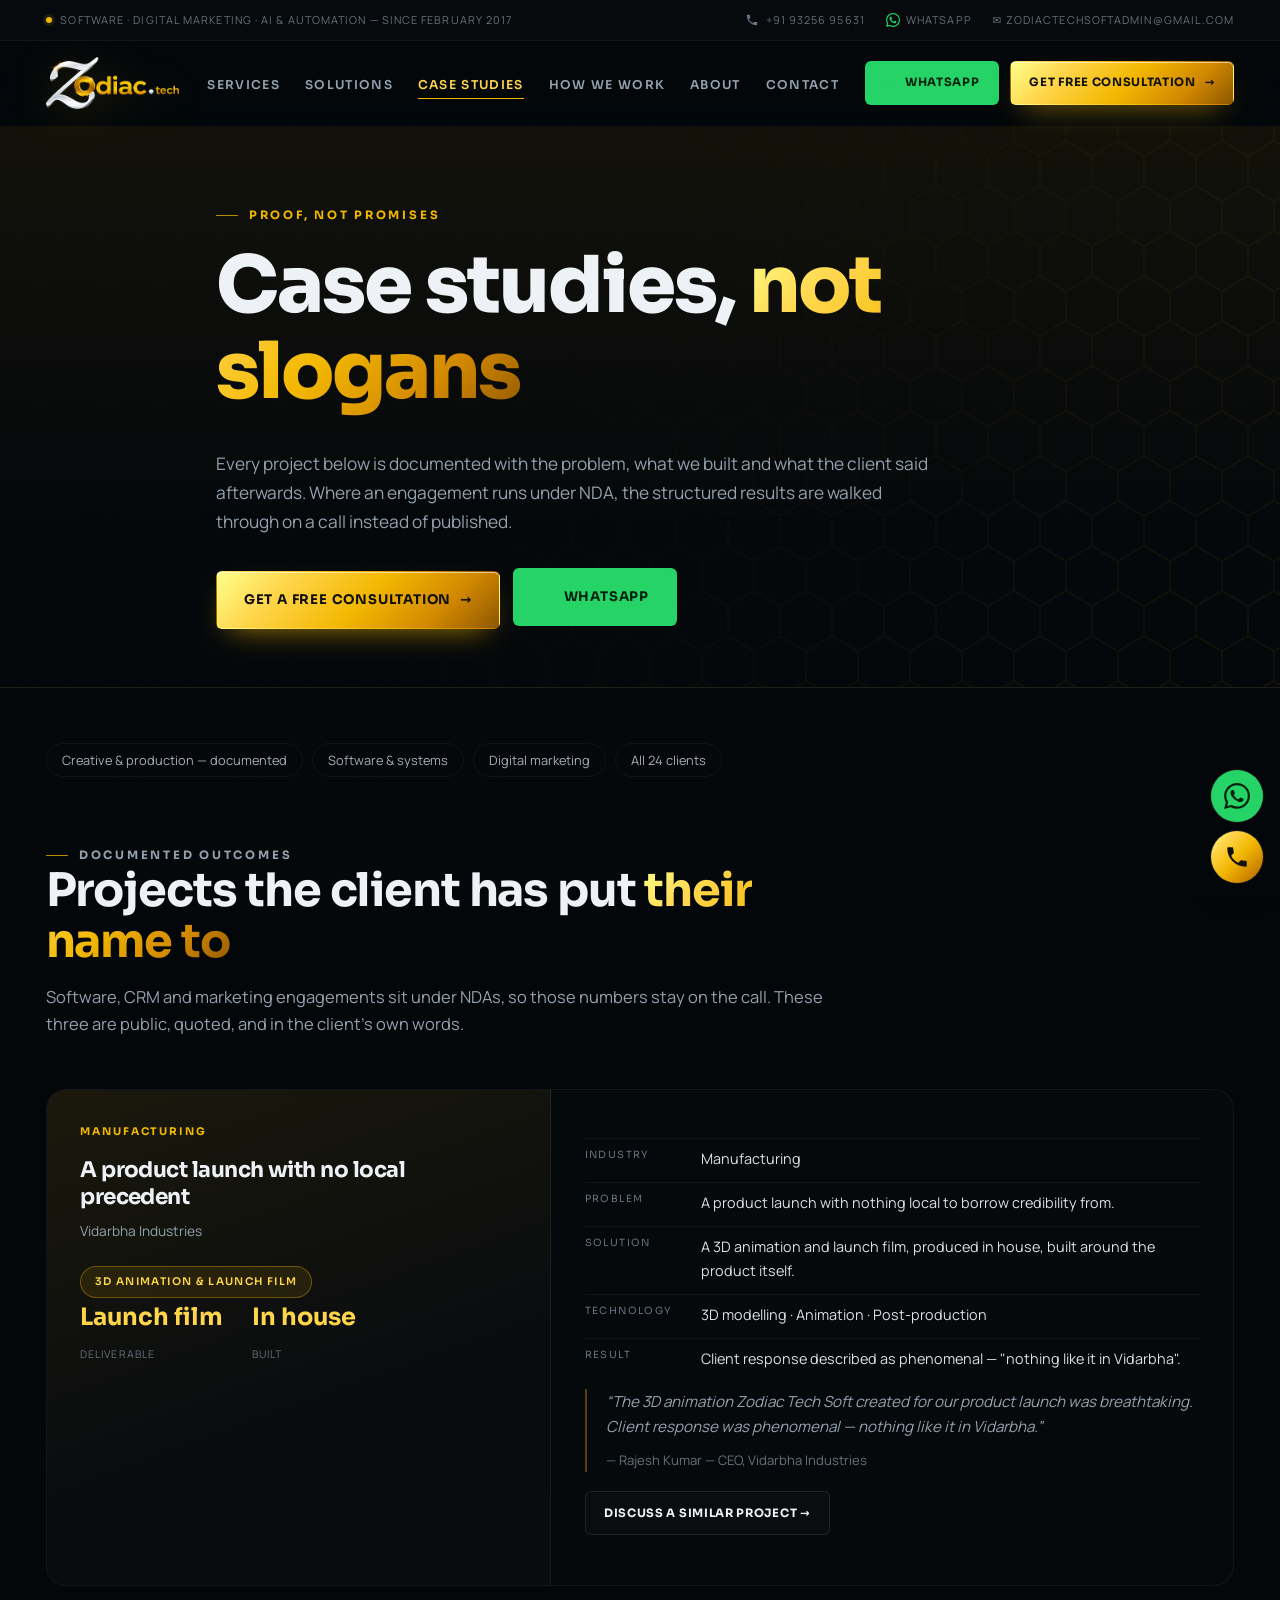
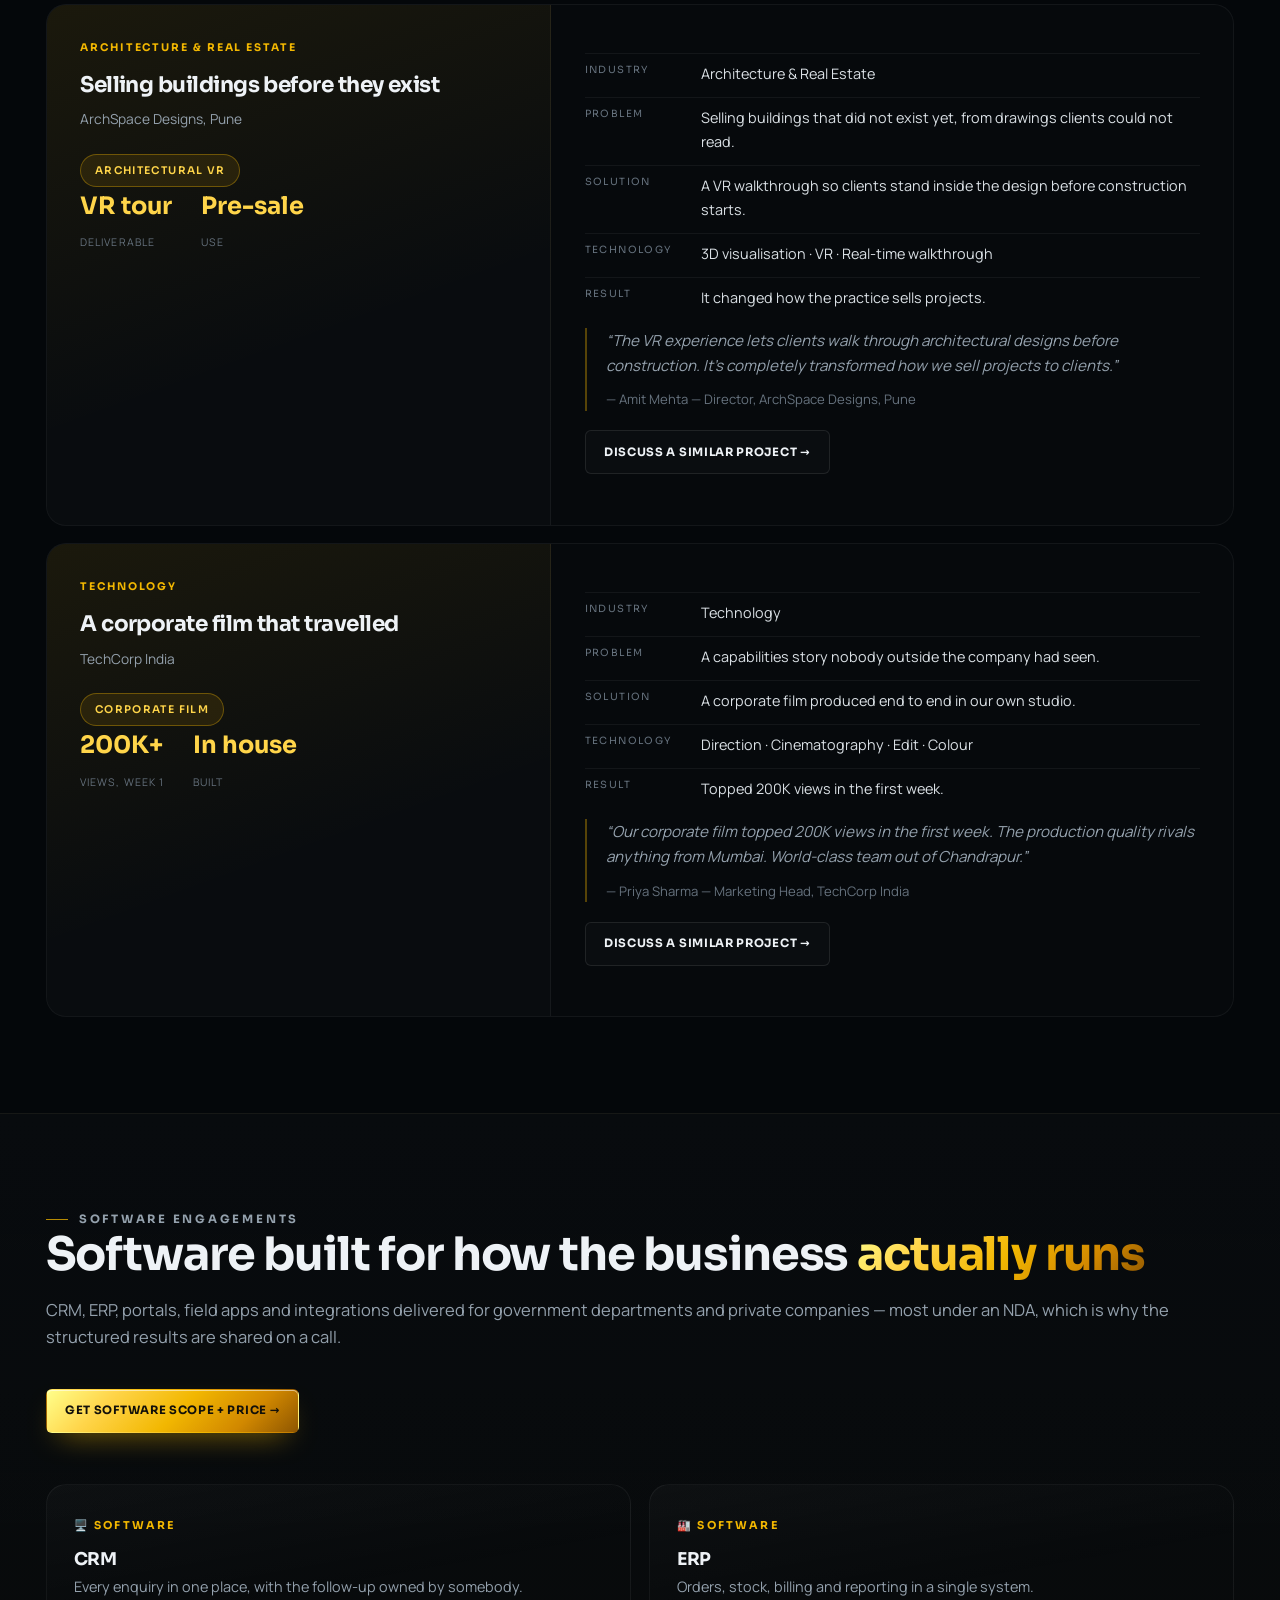
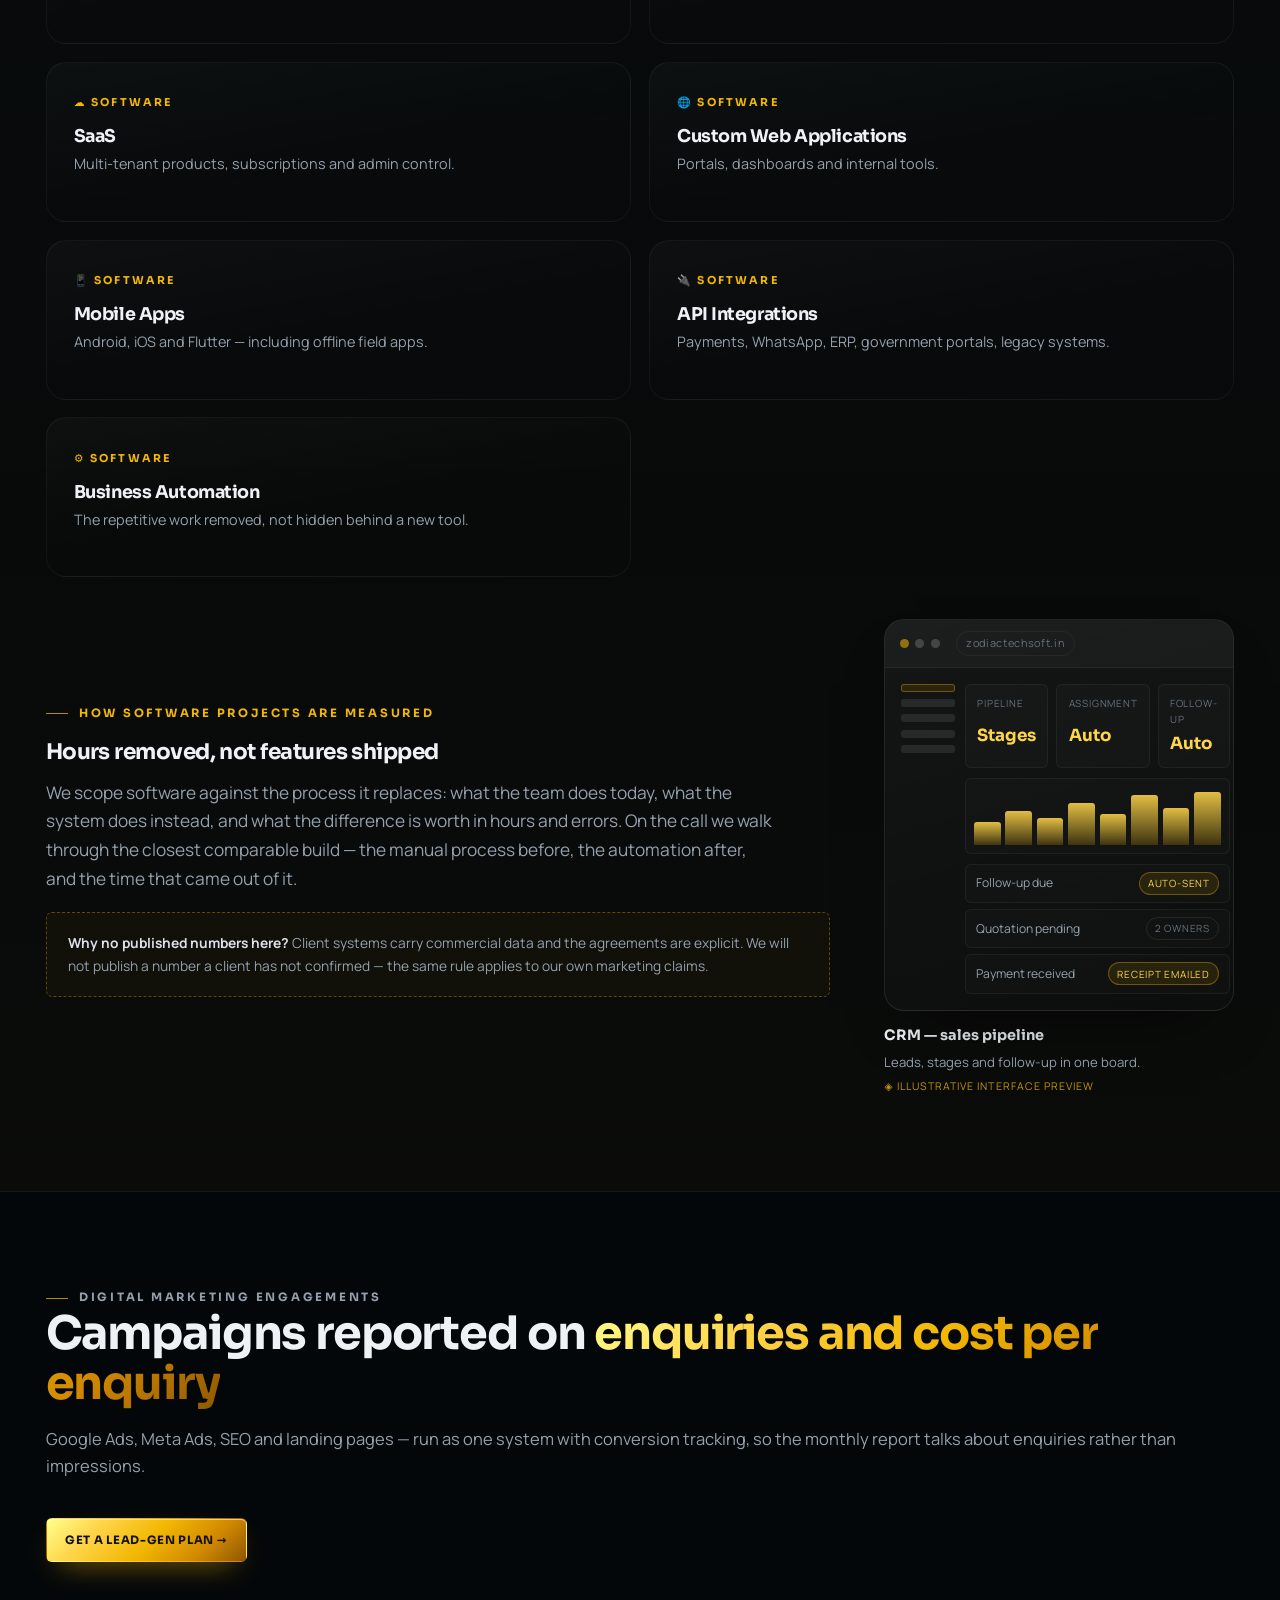
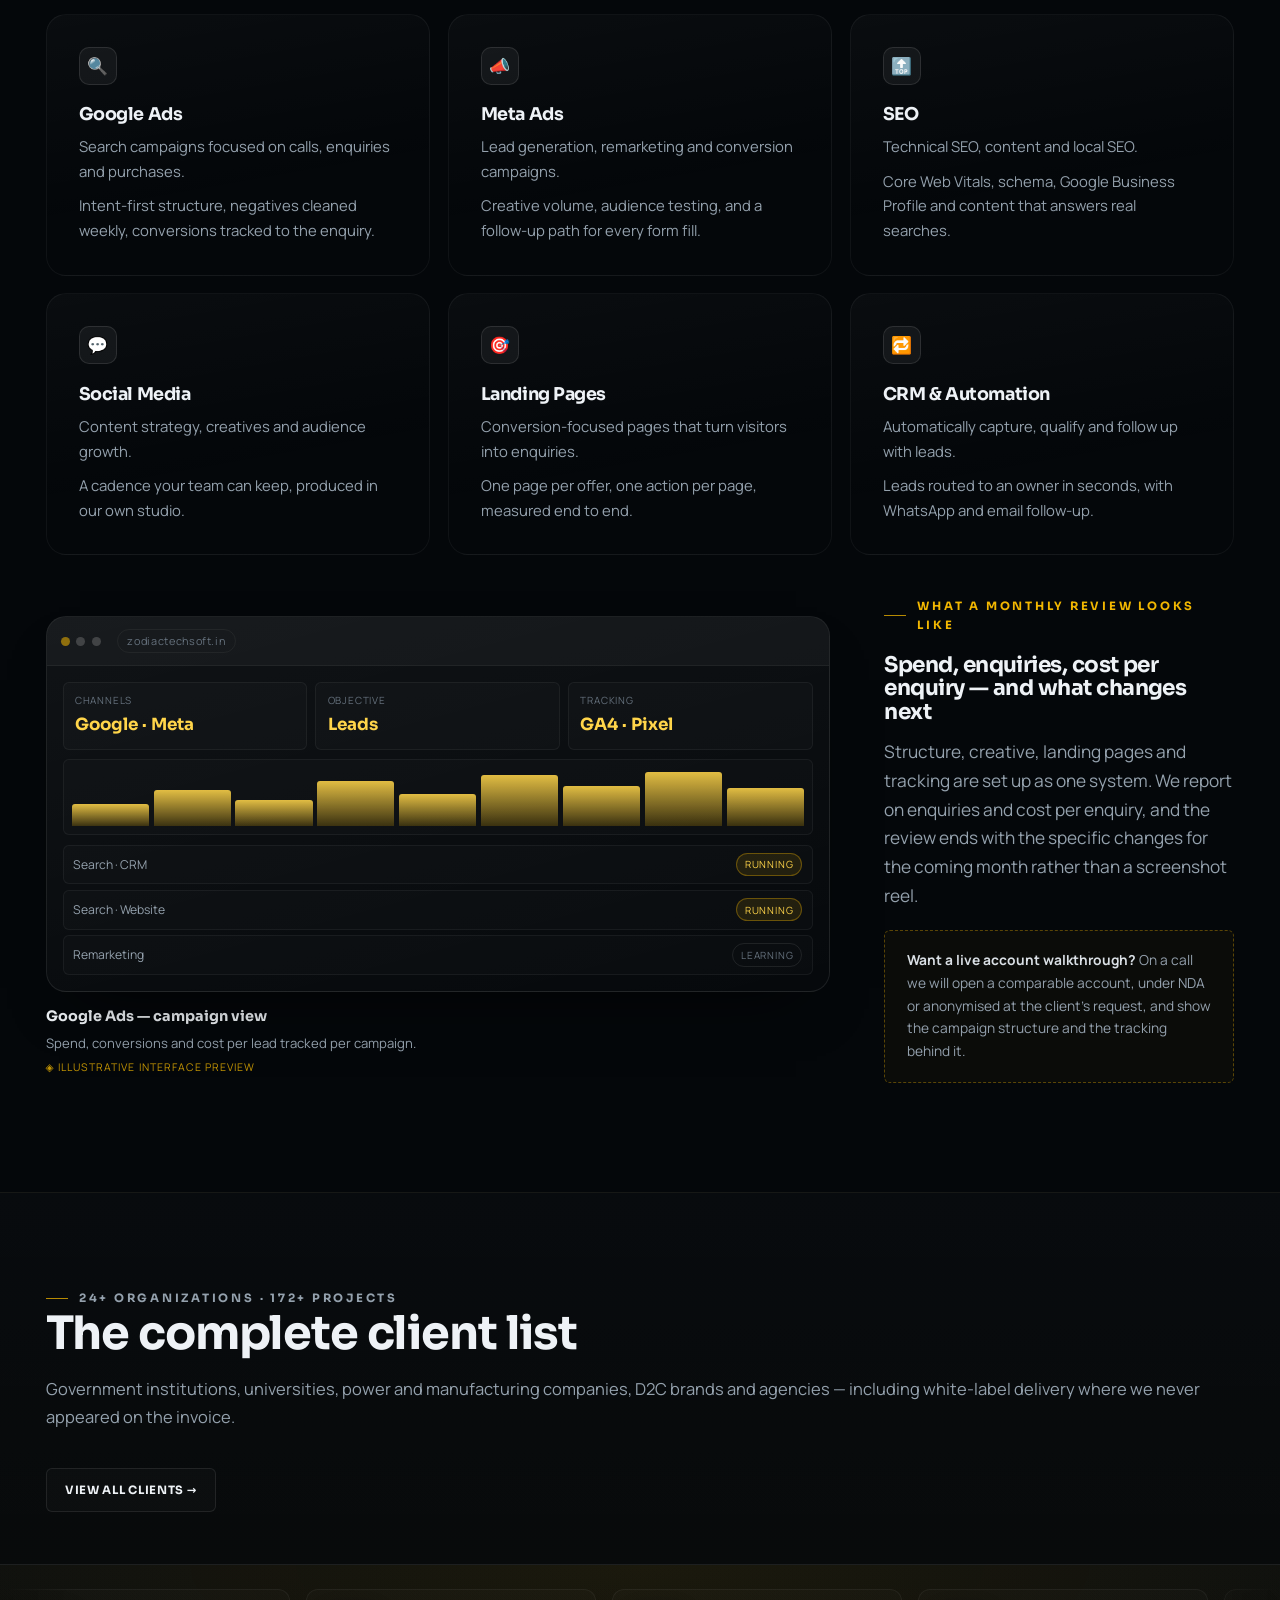
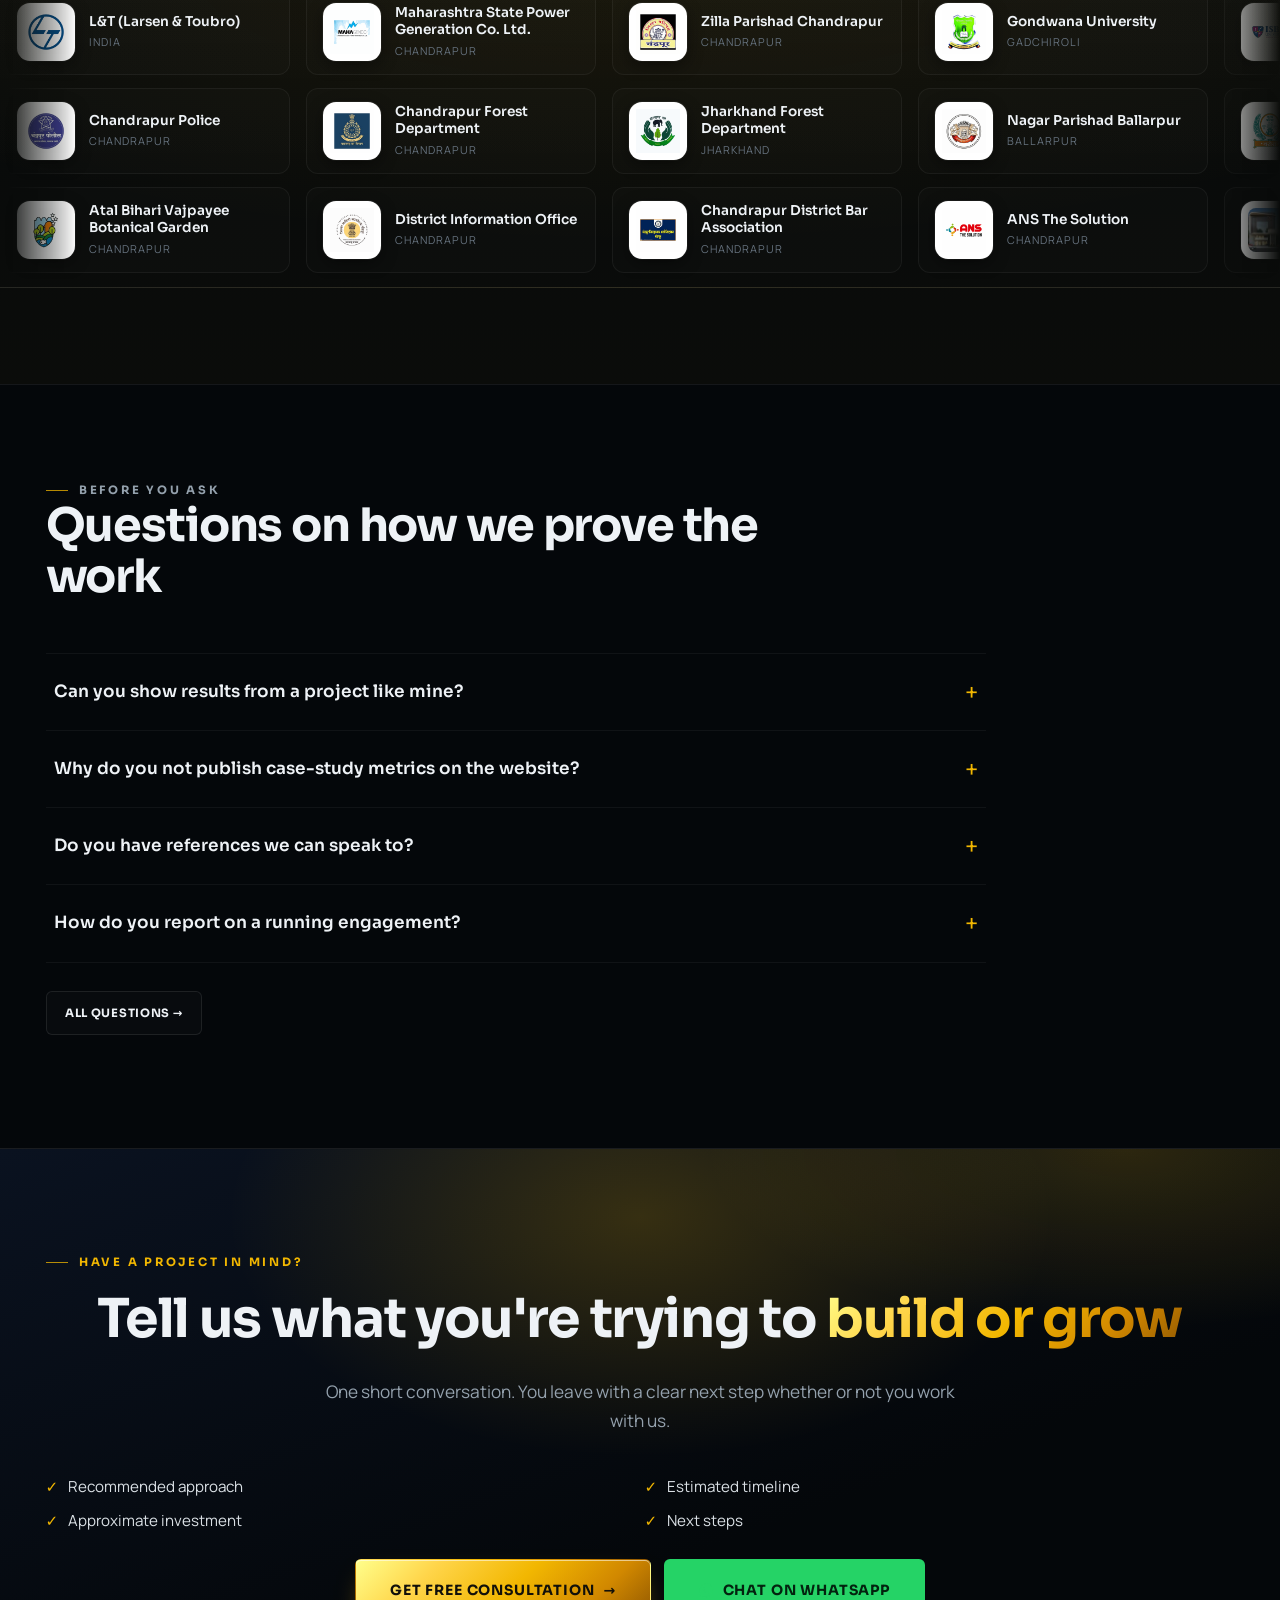
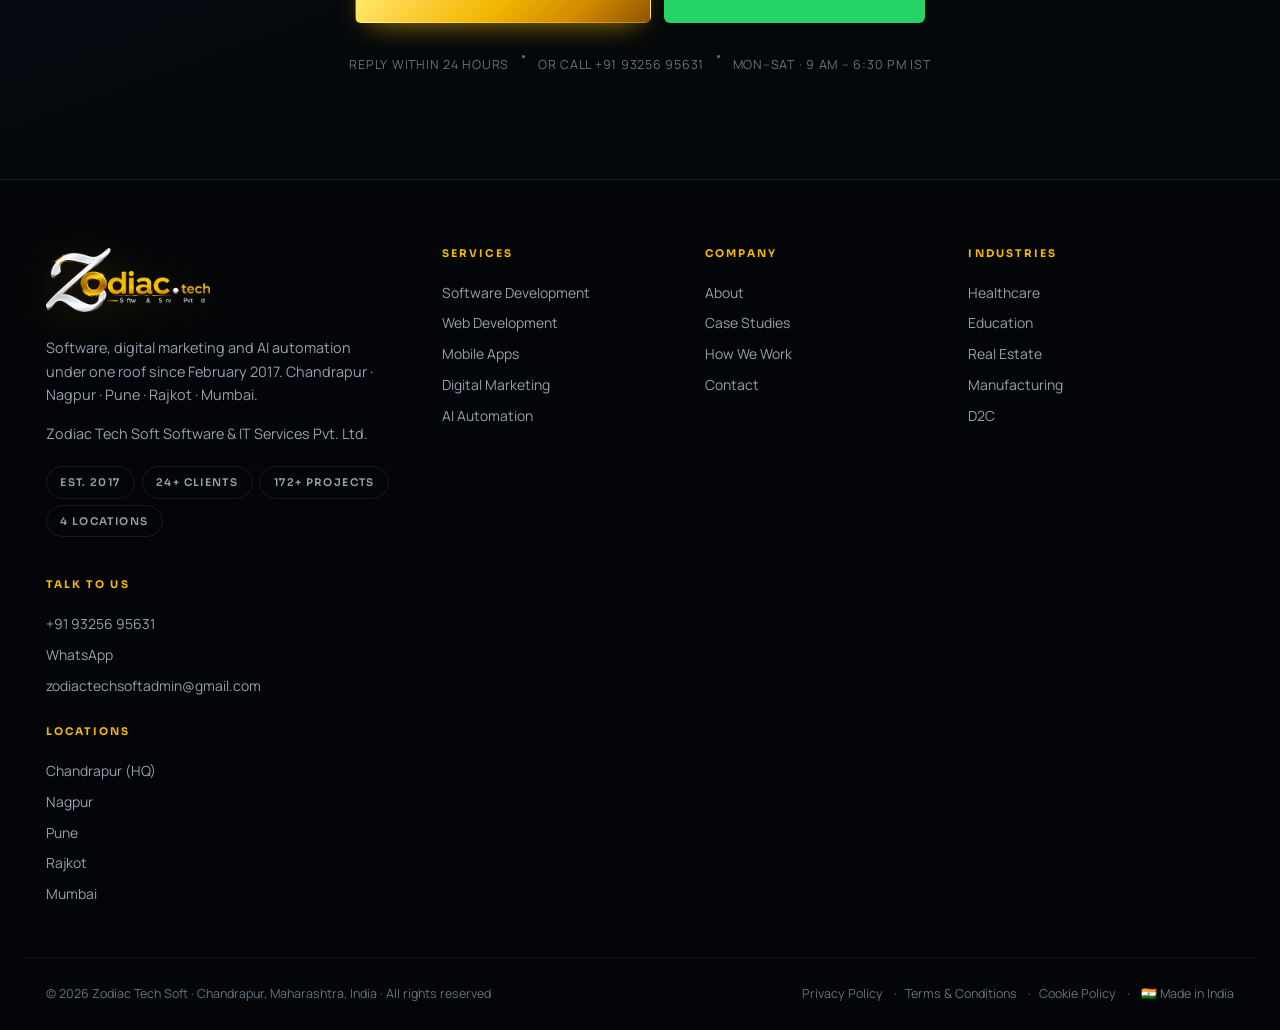
<file: case-studies.html>
<!DOCTYPE html>
<html lang="en" class="no-js">
<head>
<script>document.documentElement.className = 'js';</script>
<meta charset="utf-8">
<meta name="viewport" content="width=device-width, initial-scale=1">
<title>Case Studies &amp; Client Results — Software, Marketing, Creative | Zodiac Tech Soft</title>
<meta name="description" content="Documented client work: the problem, the solution, the technology and the result — plus how we report software and marketing engagements that run under NDA.">
<meta name="theme-color" content="#04070a">
<link rel="canonical" href="https://zodiactechsoft.in/case-studies.html">
<meta property="og:title" content="Case Studies &amp; Client Results — Software, Marketing, Creative | Zodiac Tech Soft">
<meta property="og:description" content="Documented client work: the problem, the solution, the technology and the result — plus how we report software and marketing engagements that run under NDA.">
<meta property="og:type" content="website">
<meta property="og:site_name" content="Zodiac Tech Soft">
<meta name="twitter:card" content="summary_large_image">
<link rel="icon" href="assets/img/favicon.png?v=2a5613c7">
<link rel="apple-touch-icon" href="assets/img/favicon.png?v=2a5613c7">
<link rel="preconnect" href="https://fonts.googleapis.com">
<link rel="preconnect" href="https://fonts.gstatic.com" crossorigin>
<link href="https://fonts.googleapis.com/css2?family=Sora:wght@400;500;600;700;800&family=Manrope:wght@300;400;500;600;700;800&display=swap" rel="stylesheet">
<link rel="stylesheet" href="assets/css/style.css?v=c98b5787">

<!-- organisation schema — real data only -->
<script type="application/ld+json">
{"@context":"https://schema.org","@type":"ProfessionalService","name":"Zodiac Tech Soft Software & IT Services Pvt. Ltd.","alternateName":"Zodiac Tech Soft","foundingDate":"2017-02","description":"Software development, digital marketing and AI automation company. Software, CRM, ERP, web and mobile applications, plus performance marketing for 24+ government and private-sector organisations.","telephone":"+91 93256 95631","email":"zodiactechsoftadmin@gmail.com","url":"https://zodiactechsoft.in/","areaServed":["India"],"address":[{"@type":"PostalAddress","addressLocality":"Chandrapur","addressRegion":"Maharashtra","addressCountry":"IN"},{"@type":"PostalAddress","addressLocality":"Nagpur","addressRegion":"Maharashtra","addressCountry":"IN"},{"@type":"PostalAddress","addressLocality":"Pune","addressRegion":"Maharashtra","addressCountry":"IN"},{"@type":"PostalAddress","addressLocality":"Rajkot","addressRegion":"Maharashtra","addressCountry":"IN"},{"@type":"PostalAddress","addressLocality":"Mumbai","addressRegion":"Maharashtra","addressCountry":"IN"}],"contactPoint":[{"@type":"ContactPoint","telephone":"+91 93256 95631","contactType":"sales","availableLanguage":["en","hi","mr"]}]}</script>

<script>
window.dataLayer = window.dataLayer || [];
window.ZODIAC_ANALYTICS = {"ga4":"","gtm":"","meta_pixel":"","currency":"INR"};
</script>


</head>
<body>

<!-- icon sprite — the real WhatsApp brand glyph + a phone handset, defined once per page -->
<svg class="svg-sprite" width="0" height="0" aria-hidden="true" focusable="false" style="position:absolute">
  <symbol id="ico-wa" viewBox="0 0 24 24"><path d="M17.472 14.382c-.297-.149-1.758-.867-2.03-.967-.273-.099-.471-.148-.67.15-.197.297-.767.966-.94 1.164-.173.199-.347.223-.644.075-.297-.15-1.255-.463-2.39-1.475-.883-.788-1.48-1.761-1.653-2.059-.173-.297-.018-.458.13-.606.134-.133.298-.347.446-.52.149-.174.198-.298.298-.497.099-.198.05-.371-.025-.52-.075-.149-.669-1.612-.916-2.207-.242-.579-.487-.5-.669-.51-.173-.008-.371-.01-.57-.01-.198 0-.52.074-.792.372-.272.297-1.04 1.016-1.04 2.479 0 1.462 1.065 2.875 1.213 3.074.149.198 2.096 3.2 5.077 4.487.709.306 1.262.489 1.694.625.712.227 1.36.195 1.871.118.571-.085 1.758-.719 2.006-1.413.248-.694.248-1.289.173-1.413-.074-.124-.272-.198-.57-.347m-5.421 7.403h-.004a9.87 9.87 0 01-5.031-1.378l-.361-.214-3.741.982.998-3.648-.235-.374a9.86 9.86 0 01-1.51-5.26c.001-5.45 4.436-9.884 9.888-9.884 2.64 0 5.122 1.03 6.988 2.898a9.825 9.825 0 012.893 6.994c-.003 5.45-4.437 9.884-9.885 9.884m8.413-18.297A11.815 11.815 0 0012.05 0C5.495 0 .16 5.335.157 11.892c0 2.096.547 4.142 1.588 5.945L.057 24l6.305-1.654a11.882 11.882 0 005.683 1.448h.005c6.554 0 11.89-5.335 11.893-11.893a11.821 11.821 0 00-3.48-8.413Z"/></symbol>
  <symbol id="ico-phone" viewBox="0 0 24 24"><path d="M6.62 10.79c1.44 2.83 3.76 5.14 6.59 6.59l2.2-2.2c.27-.27.67-.36 1.02-.24 1.12.37 2.33.57 3.57.57.55 0 1 .45 1 1V20c0 .55-.45 1-1 1-9.39 0-17-7.61-17-17 0-.55.45-1 1-1h3.5c.55 0 1 .45 1 1 0 1.25.2 2.45.57 3.57.11.35.03.74-.25 1.02l-2.2 2.2z"/></symbol></svg>

<a class="skip" href="#main">Skip to content</a>
<div class="scroll-progress" aria-hidden="true"><span></span></div>
<div class="page-grain" aria-hidden="true"></div>

<div class="topbar">
  <div class="wrap topbar__in">
    <span class="topbar__brand">
      <span class="live-dot" aria-hidden="true"></span>
      Software · Digital marketing · AI &amp; automation — since February 2017    </span>
    <span class="topbar__right">
      <a href="tel:+919325695631" class="topbar__wa"  data-track="phone_click" data-track-location="topbar"><svg class="ico" aria-hidden="true"><use href="#ico-phone"/></svg> +91 93256 95631</a>
      <a href="https://wa.me/919325695631?text=Hi%20Zodiac%20Tech%20%E2%80%94%20I%20would%20like%20a%20free%20consultation.%20My%20requirement%3A%20" target="_blank" rel="noopener" class="topbar__wa"  data-track="whatsapp_click" data-track-location="topbar"><svg class="ico ico--wa" aria-hidden="true"><use href="#ico-wa"/></svg> WhatsApp</a>
      <a href="mailto:zodiactechsoftadmin@gmail.com">✉ zodiactechsoftadmin@gmail.com</a>
    </span>
  </div>
</div>

<header class="site-head" id="siteHead">
  <div class="wrap site-head__in">
    <a class="brand" href="index.html" aria-label="Zodiac Tech Soft — home">
      <img class="brand__img" src="assets/img/logo-primary.png?v=027e3d1a" alt="Zodiac Tech Soft — Software · Digital Marketing · AI &amp; Automation" width="220" height="52">
    </a>

    <input type="checkbox" id="navtoggle" class="navtoggle" hidden>
    <label for="navtoggle" class="burger" aria-label="Menu"><span></span><span></span><span></span></label>

    <nav class="nav" aria-label="Main">
      <ul>
                  <li>
            <a href="services.html">
              Services            </a>
          </li>
                  <li>
            <a href="solutions.html">
              Solutions            </a>
          </li>
                  <li>
            <a href="case-studies.html" class="is-active" aria-current="page">
              Case Studies            </a>
          </li>
                  <li>
            <a href="growth-system.html">
              How We Work            </a>
          </li>
                  <li>
            <a href="about.html">
              About            </a>
          </li>
                  <li>
            <a href="contact.html">
              Contact            </a>
          </li>
              </ul>
      <div class="nav__act">
        <a class="btn btn--wa btn--sm" href="https://wa.me/919325695631?text=Hi%20Zodiac%20Tech%20%E2%80%94%20I%20would%20like%20a%20free%20consultation.%20My%20requirement%3A%20" target="_blank" rel="noopener"  data-track="whatsapp_click" data-track-location="header">
          <svg class="ico ico--wa" aria-hidden="true"><use href="#ico-wa"/></svg> WhatsApp
        </a>
        <a class="btn btn--gold btn--sm" href="contact.html#start" data-modal="consult"  data-track="cta_click" data-track-location="header" data-track-label="consultation">
          Get Free Consultation <span aria-hidden="true">→</span>
        </a>
      </div>
    </nav>
  </div>
</header>

<section class="pagehead">
  <div class="pagehead__hex" aria-hidden="true"></div>
  <div class="wrap pagehead__in reveal">
    <p class="kicker">PROOF, NOT PROMISES</p>    <h1>Case studies, <span class="gold-text">not slogans</span></h1>
    <p class="lede">Every project below is documented with the problem, what we built and what the client said afterwards. Where an engagement runs under NDA, the structured results are walked through on a call instead of published.</p>          <div class="pagehead__cta">
        <a class="btn btn--gold" href="contact.html" data-modal="consult"  data-track="cta_click" data-track-location="pagehead" data-track-label="Get a Free Consultation">Get a Free Consultation <span aria-hidden="true">→</span></a>
        <a class="btn btn--wa" href="https://wa.me/919325695631?text=Hi%20Zodiac%20Tech%20%E2%80%94%20I%20would%20like%20a%20free%20consultation.%20My%20requirement%3A%20" target="_blank" rel="noopener"  data-track="whatsapp_click" data-track-location="pagehead"><svg class="ico ico--wa" aria-hidden="true"><use href="#ico-wa"/></svg> WhatsApp</a>
      </div>
      </div>
</section>

<main id="main">

<!-- ============================ jump rail ============================ -->
<section class="sec sec--tight">
  <div class="wrap reveal">
    <div class="prodrail">
      <a href="#creative"><span>Creative &amp; production — documented</span></a>
      <a href="#software"><span>Software &amp; systems</span></a>
      <a href="#marketing"><span>Digital marketing</span></a>
      <a href="#clients"><span>All 24 clients</span></a>
    </div>
  </div>
</section>

<!-- ============================ documented outcomes ============================ -->
<section class="sec" id="creative" style="padding-top:1rem">
  <div class="wrap">
    <div class="sec__head reveal">
      <p class="kicker">DOCUMENTED OUTCOMES</p>
      <h2>Projects the client has put <span class="gold-text">their name to</span></h2>
      <p>Software, CRM and marketing engagements sit under NDAs, so those numbers stay on the call. These three are public, quoted, and in the client's own words.</p>
    </div>

    <div class="casewrap">
              <article class="outcome reveal" data-d="0" data-case="vidarbha" data-case-title="A product launch with no local precedent">
          <div class="outcome__meta">
            <p class="outcome__sector">Manufacturing</p>
            <h3 class="outcome__title">A product launch with no local precedent</h3>
            <p class="outcome__client">Vidarbha Industries</p>
            <div class="outcome__svc"><span class="chip chip--gold">3D Animation &amp; Launch Film</span></div>
                          <div class="outcome__metric">
                <span><b>Launch film</b><i>Deliverable</i></span><span><b>In house</b><i>Built</i></span>              </div>
                      </div>
          <div class="outcome__body">
            <dl class="outcome__fields">
              <div><dt>Industry</dt><dd>Manufacturing</dd></div>
              <div><dt>Problem</dt><dd>A product launch with nothing local to borrow credibility from.</dd></div>
              <div><dt>Solution</dt><dd>A 3D animation and launch film, produced in house, built around the product itself.</dd></div>
              <div><dt>Technology</dt><dd>3D modelling · Animation · Post-production</dd></div>
              <div><dt>Result</dt><dd>Client response described as phenomenal — &quot;nothing like it in Vidarbha&quot;.</dd></div>
            </dl>
            <blockquote class="outcome__quote">
              “The 3D animation Zodiac Tech Soft created for our product launch was breathtaking. Client response was phenomenal — nothing like it in Vidarbha.”
              <span class="outcome__author">— Rajesh Kumar — CEO, Vidarbha Industries</span>
            </blockquote>
            <p style="margin-top:1.2rem">
              <a class="btn btn--ghost btn--sm" href="contact.html#start" data-modal="consult"  data-track="cta_click" data-track-location="case_vidarbha" data-track-label="discuss">Discuss a similar project →</a>
            </p>
          </div>
        </article>
              <article class="outcome reveal" data-d="1" data-case="archspace" data-case-title="Selling buildings before they exist">
          <div class="outcome__meta">
            <p class="outcome__sector">Architecture &amp; Real Estate</p>
            <h3 class="outcome__title">Selling buildings before they exist</h3>
            <p class="outcome__client">ArchSpace Designs, Pune</p>
            <div class="outcome__svc"><span class="chip chip--gold">Architectural VR</span></div>
                          <div class="outcome__metric">
                <span><b>VR tour</b><i>Deliverable</i></span><span><b>Pre-sale</b><i>Use</i></span>              </div>
                      </div>
          <div class="outcome__body">
            <dl class="outcome__fields">
              <div><dt>Industry</dt><dd>Architecture &amp; Real Estate</dd></div>
              <div><dt>Problem</dt><dd>Selling buildings that did not exist yet, from drawings clients could not read.</dd></div>
              <div><dt>Solution</dt><dd>A VR walkthrough so clients stand inside the design before construction starts.</dd></div>
              <div><dt>Technology</dt><dd>3D visualisation · VR · Real-time walkthrough</dd></div>
              <div><dt>Result</dt><dd>It changed how the practice sells projects.</dd></div>
            </dl>
            <blockquote class="outcome__quote">
              “The VR experience lets clients walk through architectural designs before construction. It&#039;s completely transformed how we sell projects to clients.”
              <span class="outcome__author">— Amit Mehta — Director, ArchSpace Designs, Pune</span>
            </blockquote>
            <p style="margin-top:1.2rem">
              <a class="btn btn--ghost btn--sm" href="contact.html#start" data-modal="consult"  data-track="cta_click" data-track-location="case_archspace" data-track-label="discuss">Discuss a similar project →</a>
            </p>
          </div>
        </article>
              <article class="outcome reveal" data-d="2" data-case="techcorp" data-case-title="A corporate film that travelled">
          <div class="outcome__meta">
            <p class="outcome__sector">Technology</p>
            <h3 class="outcome__title">A corporate film that travelled</h3>
            <p class="outcome__client">TechCorp India</p>
            <div class="outcome__svc"><span class="chip chip--gold">Corporate Film</span></div>
                          <div class="outcome__metric">
                <span><b>200K+</b><i>Views, week 1</i></span><span><b>In house</b><i>Built</i></span>              </div>
                      </div>
          <div class="outcome__body">
            <dl class="outcome__fields">
              <div><dt>Industry</dt><dd>Technology</dd></div>
              <div><dt>Problem</dt><dd>A capabilities story nobody outside the company had seen.</dd></div>
              <div><dt>Solution</dt><dd>A corporate film produced end to end in our own studio.</dd></div>
              <div><dt>Technology</dt><dd>Direction · Cinematography · Edit · Colour</dd></div>
              <div><dt>Result</dt><dd>Topped 200K views in the first week.</dd></div>
            </dl>
            <blockquote class="outcome__quote">
              “Our corporate film topped 200K views in the first week. The production quality rivals anything from Mumbai. World-class team out of Chandrapur.”
              <span class="outcome__author">— Priya Sharma — Marketing Head, TechCorp India</span>
            </blockquote>
            <p style="margin-top:1.2rem">
              <a class="btn btn--ghost btn--sm" href="contact.html#start" data-modal="consult"  data-track="cta_click" data-track-location="case_techcorp" data-track-label="discuss">Discuss a similar project →</a>
            </p>
          </div>
        </article>
          </div>
  </div>
</section>

<!-- ============================ software engagements ============================ -->
<section class="sec sec--alt" id="software">
  <div class="wrap">
    <div class="sec__head sec__head--split reveal">
      <div>
        <p class="kicker">SOFTWARE ENGAGEMENTS</p>
        <h2>Software built for how the business <span class="gold-text">actually runs</span></h2>
        <p>CRM, ERP, portals, field apps and integrations delivered for government departments and private companies — most under an NDA, which is why the structured results are shared on a call.</p>
      </div>
      <a class="btn btn--gold btn--sm" href="contact.html#start" data-modal="consult"  data-track="cta_click" data-track-location="case_software" data-track-label="consultation">Get Software Scope + Price →</a>
    </div>

    <div class="pillars pillars--4 reveal">
              <article class="pillar">
          <span class="pillar__no">🖥️ SOFTWARE</span>
          <h3>CRM</h3>
          <p>Every enquiry in one place, with the follow-up owned by somebody.</p>
        </article>
              <article class="pillar">
          <span class="pillar__no">🏭 SOFTWARE</span>
          <h3>ERP</h3>
          <p>Orders, stock, billing and reporting in a single system.</p>
        </article>
              <article class="pillar">
          <span class="pillar__no">☁️ SOFTWARE</span>
          <h3>SaaS</h3>
          <p>Multi-tenant products, subscriptions and admin control.</p>
        </article>
              <article class="pillar">
          <span class="pillar__no">🌐 SOFTWARE</span>
          <h3>Custom Web Applications</h3>
          <p>Portals, dashboards and internal tools.</p>
        </article>
              <article class="pillar">
          <span class="pillar__no">📱 SOFTWARE</span>
          <h3>Mobile Apps</h3>
          <p>Android, iOS and Flutter — including offline field apps.</p>
        </article>
              <article class="pillar">
          <span class="pillar__no">🔌 SOFTWARE</span>
          <h3>API Integrations</h3>
          <p>Payments, WhatsApp, ERP, government portals, legacy systems.</p>
        </article>
              <article class="pillar">
          <span class="pillar__no">⚙️ SOFTWARE</span>
          <h3>Business Automation</h3>
          <p>The repetitive work removed, not hidden behind a new tool.</p>
        </article>
          </div>

    <div class="hero__grid" style="margin-top:2.6rem; align-items:center">
      <div class="reveal">
        <p class="kicker">HOW SOFTWARE PROJECTS ARE MEASURED</p>
        <h3 style="font-size:1.35rem; margin:.4rem 0 .9rem">Hours removed, not features shipped</h3>
        <p class="lede">
          We scope software against the process it replaces: what the team does today, what the system does instead,
          and what the difference is worth in hours and errors. On the call we walk through the closest comparable
          build — the manual process before, the automation after, and the time that came out of it.
        </p>
        <p class="note" style="margin-top:1.2rem">
          <strong>Why no published numbers here?</strong> Client systems carry commercial data and the agreements
          are explicit. We will not publish a number a client has not confirmed — the same rule applies to our own
          marketing claims.
        </p>
      </div>
      <div class="reveal" data-d="1">
        <figure class="pf pf--browser"><div class="pf__frame"><div class="pf__bar" aria-hidden="true"><span class="pf__dot"></span><span class="pf__dot"></span><span class="pf__dot"></span><span class="pf__url">zodiactechsoft.in</span></div><div class="pf__ui pf__ui--dashboard" aria-hidden="true"><div class="ui ui--dash"><div class="ui__side"><i></i><i></i><i></i><i></i><i></i></div><div class="ui__main"><div class="ui__tiles ui__tiles--3"><span><i>Pipeline</i><b>Stages</b></span><span><i>Assignment</i><b>Auto</b></span><span><i>Follow-up</i><b>Auto</b></span></div><div class="ui__chart"><span style="--h:40%"></span><span style="--h:58%"></span><span style="--h:46%"></span><span style="--h:72%"></span><span style="--h:54%"></span><span style="--h:86%"></span><span style="--h:64%"></span><span style="--h:91%"></span></div><div class="ui__rows"><div class="ui__row"><span>Follow-up due</span><span class="ui__pill ui__pill--ok">Auto-sent</span></div><div class="ui__row"><span>Quotation pending</span><span class="ui__pill">2 owners</span></div><div class="ui__row"><span>Payment received</span><span class="ui__pill ui__pill--ok">Receipt emailed</span></div></div></div></div></div></div><figcaption class="pf__cap"><strong>CRM — sales pipeline</strong><span>Leads, stages and follow-up in one board.</span><em class="pf__flag">Illustrative interface preview</em></figcaption></figure>      </div>
    </div>
  </div>
</section>

<!-- ============================ marketing engagements ============================ -->
<section class="sec" id="marketing">
  <div class="wrap">
    <div class="sec__head sec__head--split reveal">
      <div>
        <p class="kicker">DIGITAL MARKETING ENGAGEMENTS</p>
        <h2>Campaigns reported on <span class="gold-text">enquiries and cost per enquiry</span></h2>
        <p>Google Ads, Meta Ads, SEO and landing pages — run as one system with conversion tracking, so the monthly report talks about enquiries rather than impressions.</p>
      </div>
      <a class="btn btn--gold btn--sm" href="contact.html#start" data-modal="consult"  data-track="cta_click" data-track-location="case_marketing" data-track-label="consultation">Get a Lead-Gen Plan →</a>
    </div>

    <div class="why">
              <article class="whycard reveal" data-d="0">
          <div class="whycard__icon" aria-hidden="true">🔍</div>
          <h3>Google Ads</h3>
          <p>Search campaigns focused on calls, enquiries and purchases.</p>
          <p class="muted small" style="margin-top:.6rem">Intent-first structure, negatives cleaned weekly, conversions tracked to the enquiry.</p>
        </article>
              <article class="whycard reveal" data-d="1">
          <div class="whycard__icon" aria-hidden="true">📣</div>
          <h3>Meta Ads</h3>
          <p>Lead generation, remarketing and conversion campaigns.</p>
          <p class="muted small" style="margin-top:.6rem">Creative volume, audience testing, and a follow-up path for every form fill.</p>
        </article>
              <article class="whycard reveal" data-d="2">
          <div class="whycard__icon" aria-hidden="true">🔝</div>
          <h3>SEO</h3>
          <p>Technical SEO, content and local SEO.</p>
          <p class="muted small" style="margin-top:.6rem">Core Web Vitals, schema, Google Business Profile and content that answers real searches.</p>
        </article>
              <article class="whycard reveal" data-d="0">
          <div class="whycard__icon" aria-hidden="true">💬</div>
          <h3>Social Media</h3>
          <p>Content strategy, creatives and audience growth.</p>
          <p class="muted small" style="margin-top:.6rem">A cadence your team can keep, produced in our own studio.</p>
        </article>
              <article class="whycard reveal" data-d="1">
          <div class="whycard__icon" aria-hidden="true">🎯</div>
          <h3>Landing Pages</h3>
          <p>Conversion-focused pages that turn visitors into enquiries.</p>
          <p class="muted small" style="margin-top:.6rem">One page per offer, one action per page, measured end to end.</p>
        </article>
              <article class="whycard reveal" data-d="2">
          <div class="whycard__icon" aria-hidden="true">🔁</div>
          <h3>CRM &amp; Automation</h3>
          <p>Automatically capture, qualify and follow up with leads.</p>
          <p class="muted small" style="margin-top:.6rem">Leads routed to an owner in seconds, with WhatsApp and email follow-up.</p>
        </article>
          </div>

    <div class="hero__grid" style="margin-top:2.6rem; align-items:center">
      <div class="reveal" data-d="1"><figure class="pf pf--browser"><div class="pf__frame"><div class="pf__bar" aria-hidden="true"><span class="pf__dot"></span><span class="pf__dot"></span><span class="pf__dot"></span><span class="pf__url">zodiactechsoft.in</span></div><div class="pf__ui pf__ui--ads" aria-hidden="true"><div class="ui ui--plain"><div class="ui__tiles ui__tiles--3"><span><i>Channels</i><b>Google · Meta</b></span><span><i>Objective</i><b>Leads</b></span><span><i>Tracking</i><b>GA4 · Pixel</b></span></div><div class="ui__chart"><span style="--h:38%"></span><span style="--h:62%"></span><span style="--h:45%"></span><span style="--h:78%"></span><span style="--h:55%"></span><span style="--h:88%"></span><span style="--h:70%"></span><span style="--h:94%"></span><span style="--h:66%"></span></div><div class="ui__rows"><div class="ui__row"><span>Search · CRM</span><span class="ui__pill ui__pill--ok">Running</span></div><div class="ui__row"><span>Search · Website</span><span class="ui__pill ui__pill--ok">Running</span></div><div class="ui__row"><span>Remarketing</span><span class="ui__pill">Learning</span></div></div></div></div></div><figcaption class="pf__cap"><strong>Google Ads — campaign view</strong><span>Spend, conversions and cost per lead tracked per campaign.</span><em class="pf__flag">Illustrative interface preview</em></figcaption></figure></div>
      <div class="reveal">
        <p class="kicker">WHAT A MONTHLY REVIEW LOOKS LIKE</p>
        <h3 style="font-size:1.35rem; margin:.4rem 0 .9rem">Spend, enquiries, cost per enquiry — and what changes next</h3>
        <p class="lede">
          Structure, creative, landing pages and tracking are set up as one system. We report on enquiries and cost
          per enquiry, and the review ends with the specific changes for the coming month rather than a screenshot reel.
        </p>
        <p class="note" style="margin-top:1.2rem">
          <strong>Want a live account walkthrough?</strong> On a call we will open a comparable account,
          under NDA or anonymised at the client's request, and show the campaign structure and the tracking behind it.
        </p>
      </div>
    </div>
  </div>
</section>

<!-- ============================ the full roster ============================ -->
<section class="sec sec--alt" id="clients">
  <div class="wrap">
    <div class="sec__head sec__head--split reveal">
      <div>
        <p class="kicker">24+ ORGANIZATIONS · 172+ PROJECTS</p>
        <h2>The complete client list</h2>
        <p>Government institutions, universities, power and manufacturing companies, D2C brands and agencies — including white-label delivery where we never appeared on the invoice.</p>
      </div>
      <a class="btn btn--ghost btn--sm" href="work.html"  data-track="cta_click" data-track-location="case_clients" data-track-label="all_clients">View All Clients →</a>
    </div>
  </div>
  <div class="logowall logowall--cards" role="group" aria-label="Clients and institutions we have delivered for"><div class="logowall__row"><div class="logowall__track logowall__track--a"><div class="clientcard"><span class="clientcard__logo"><img src="assets/img/clients/lnt.png" alt="L&amp;T (Larsen &amp; Toubro) — client logo" loading="eager" decoding="async" width="96" height="96"></span><span class="clientcard__meta"><span class="clientcard__name">L&amp;T (Larsen &amp; Toubro)</span><span class="clientcard__city">India</span></span></div><div class="clientcard"><span class="clientcard__logo"><img src="assets/img/clients/mahagenco.png" alt="Maharashtra State Power Generation Co. Ltd. — client logo" loading="eager" decoding="async" width="96" height="96"></span><span class="clientcard__meta"><span class="clientcard__name">Maharashtra State Power Generation Co. Ltd.</span><span class="clientcard__city">Chandrapur</span></span></div><div class="clientcard"><span class="clientcard__logo"><img src="assets/img/clients/zilla-parishad-chandrapur.png" alt="Zilla Parishad Chandrapur — client logo" loading="eager" decoding="async" width="96" height="96"></span><span class="clientcard__meta"><span class="clientcard__name">Zilla Parishad Chandrapur</span><span class="clientcard__city">Chandrapur</span></span></div><div class="clientcard"><span class="clientcard__logo"><img src="assets/img/clients/gondwana-university.png" alt="Gondwana University — client logo" loading="eager" decoding="async" width="96" height="96"></span><span class="clientcard__meta"><span class="clientcard__name">Gondwana University</span><span class="clientcard__city">Gadchiroli</span></span></div><div class="clientcard"><span class="clientcard__logo"><img src="assets/img/clients/isbm-pune.png" alt="ISBM Pune — client logo" loading="eager" decoding="async" width="96" height="96"></span><span class="clientcard__meta"><span class="clientcard__name">ISBM Pune</span><span class="clientcard__city">Pune</span></span></div><div class="clientcard"><span class="clientcard__logo"><img src="assets/img/clients/tadoba-andhari-tiger-reserve.png" alt="Tadoba-Andhari Tiger Reserve — client logo" loading="eager" decoding="async" width="96" height="96"></span><span class="clientcard__meta"><span class="clientcard__name">Tadoba-Andhari Tiger Reserve</span><span class="clientcard__city">Chandrapur</span></span></div><div class="clientcard"><span class="clientcard__logo"><img src="assets/img/clients/dsk-group.png" alt="DSK Group — client logo" loading="eager" decoding="async" width="96" height="96"></span><span class="clientcard__meta"><span class="clientcard__name">DSK Group</span><span class="clientcard__city">India</span></span></div><div class="clientcard"><span class="clientcard__logo"><img src="assets/img/clients/chandrapur-municipal-corporation.png" alt="Chandrapur Municipal Corporation — client logo" loading="eager" decoding="async" width="96" height="96"></span><span class="clientcard__meta"><span class="clientcard__name">Chandrapur Municipal Corporation</span><span class="clientcard__city">Chandrapur</span></span></div><div class="clientcard" aria-hidden="true"><span class="clientcard__logo"><img src="assets/img/clients/lnt.png" alt="" loading="eager" decoding="async" width="96" height="96"></span><span class="clientcard__meta"><span class="clientcard__name">L&amp;T (Larsen &amp; Toubro)</span><span class="clientcard__city">India</span></span></div><div class="clientcard" aria-hidden="true"><span class="clientcard__logo"><img src="assets/img/clients/mahagenco.png" alt="" loading="eager" decoding="async" width="96" height="96"></span><span class="clientcard__meta"><span class="clientcard__name">Maharashtra State Power Generation Co. Ltd.</span><span class="clientcard__city">Chandrapur</span></span></div><div class="clientcard" aria-hidden="true"><span class="clientcard__logo"><img src="assets/img/clients/zilla-parishad-chandrapur.png" alt="" loading="eager" decoding="async" width="96" height="96"></span><span class="clientcard__meta"><span class="clientcard__name">Zilla Parishad Chandrapur</span><span class="clientcard__city">Chandrapur</span></span></div><div class="clientcard" aria-hidden="true"><span class="clientcard__logo"><img src="assets/img/clients/gondwana-university.png" alt="" loading="eager" decoding="async" width="96" height="96"></span><span class="clientcard__meta"><span class="clientcard__name">Gondwana University</span><span class="clientcard__city">Gadchiroli</span></span></div><div class="clientcard" aria-hidden="true"><span class="clientcard__logo"><img src="assets/img/clients/isbm-pune.png" alt="" loading="eager" decoding="async" width="96" height="96"></span><span class="clientcard__meta"><span class="clientcard__name">ISBM Pune</span><span class="clientcard__city">Pune</span></span></div><div class="clientcard" aria-hidden="true"><span class="clientcard__logo"><img src="assets/img/clients/tadoba-andhari-tiger-reserve.png" alt="" loading="eager" decoding="async" width="96" height="96"></span><span class="clientcard__meta"><span class="clientcard__name">Tadoba-Andhari Tiger Reserve</span><span class="clientcard__city">Chandrapur</span></span></div><div class="clientcard" aria-hidden="true"><span class="clientcard__logo"><img src="assets/img/clients/dsk-group.png" alt="" loading="eager" decoding="async" width="96" height="96"></span><span class="clientcard__meta"><span class="clientcard__name">DSK Group</span><span class="clientcard__city">India</span></span></div><div class="clientcard" aria-hidden="true"><span class="clientcard__logo"><img src="assets/img/clients/chandrapur-municipal-corporation.png" alt="" loading="eager" decoding="async" width="96" height="96"></span><span class="clientcard__meta"><span class="clientcard__name">Chandrapur Municipal Corporation</span><span class="clientcard__city">Chandrapur</span></span></div></div></div><div class="logowall__row"><div class="logowall__track logowall__track--b"><div class="clientcard"><span class="clientcard__logo"><img src="assets/img/clients/chandrapur-police.png" alt="Chandrapur Police — client logo" loading="eager" decoding="async" width="96" height="96"></span><span class="clientcard__meta"><span class="clientcard__name">Chandrapur Police</span><span class="clientcard__city">Chandrapur</span></span></div><div class="clientcard"><span class="clientcard__logo"><img src="assets/img/clients/chandrapur-forest-department.png" alt="Chandrapur Forest Department — client logo" loading="eager" decoding="async" width="96" height="96"></span><span class="clientcard__meta"><span class="clientcard__name">Chandrapur Forest Department</span><span class="clientcard__city">Chandrapur</span></span></div><div class="clientcard"><span class="clientcard__logo"><img src="assets/img/clients/jharkhand-forest-department.png" alt="Jharkhand Forest Department — client logo" loading="eager" decoding="async" width="96" height="96"></span><span class="clientcard__meta"><span class="clientcard__name">Jharkhand Forest Department</span><span class="clientcard__city">Jharkhand</span></span></div><div class="clientcard"><span class="clientcard__logo"><img src="assets/img/clients/nagar-parishad-ballarpur.png" alt="Nagar Parishad Ballarpur — client logo" loading="eager" decoding="async" width="96" height="96"></span><span class="clientcard__meta"><span class="clientcard__name">Nagar Parishad Ballarpur</span><span class="clientcard__city">Ballarpur</span></span></div><div class="clientcard"><span class="clientcard__logo"><img src="assets/img/clients/nagar-parishad-warora.png" alt="Nagar Parishad Warora — client logo" loading="eager" decoding="async" width="96" height="96"></span><span class="clientcard__meta"><span class="clientcard__name">Nagar Parishad Warora</span><span class="clientcard__city">Warora</span></span></div><div class="clientcard"><span class="clientcard__logo"><img src="assets/img/clients/nagar-parishad-rajura.png" alt="Nagar Parishad Rajura — client logo" loading="eager" decoding="async" width="96" height="96"></span><span class="clientcard__meta"><span class="clientcard__name">Nagar Parishad Rajura</span><span class="clientcard__city">Rajura</span></span></div><div class="clientcard"><span class="clientcard__logo"><img src="assets/img/clients/nagpur-city-g20.png" alt="Nagpur City G20 — client logo" loading="eager" decoding="async" width="96" height="96"></span><span class="clientcard__meta"><span class="clientcard__name">Nagpur City G20</span><span class="clientcard__city">Nagpur</span></span></div><div class="clientcard"><span class="clientcard__logo"><img src="assets/img/clients/dr-ambedkar-college.png" alt="Dr. Ambedkar College of Arts, Commerce &amp; Science — client logo" loading="eager" decoding="async" width="96" height="96"></span><span class="clientcard__meta"><span class="clientcard__name">Dr. Ambedkar College of Arts, Commerce &amp; Science</span><span class="clientcard__city">Chandrapur</span></span></div><div class="clientcard" aria-hidden="true"><span class="clientcard__logo"><img src="assets/img/clients/chandrapur-police.png" alt="" loading="eager" decoding="async" width="96" height="96"></span><span class="clientcard__meta"><span class="clientcard__name">Chandrapur Police</span><span class="clientcard__city">Chandrapur</span></span></div><div class="clientcard" aria-hidden="true"><span class="clientcard__logo"><img src="assets/img/clients/chandrapur-forest-department.png" alt="" loading="eager" decoding="async" width="96" height="96"></span><span class="clientcard__meta"><span class="clientcard__name">Chandrapur Forest Department</span><span class="clientcard__city">Chandrapur</span></span></div><div class="clientcard" aria-hidden="true"><span class="clientcard__logo"><img src="assets/img/clients/jharkhand-forest-department.png" alt="" loading="eager" decoding="async" width="96" height="96"></span><span class="clientcard__meta"><span class="clientcard__name">Jharkhand Forest Department</span><span class="clientcard__city">Jharkhand</span></span></div><div class="clientcard" aria-hidden="true"><span class="clientcard__logo"><img src="assets/img/clients/nagar-parishad-ballarpur.png" alt="" loading="eager" decoding="async" width="96" height="96"></span><span class="clientcard__meta"><span class="clientcard__name">Nagar Parishad Ballarpur</span><span class="clientcard__city">Ballarpur</span></span></div><div class="clientcard" aria-hidden="true"><span class="clientcard__logo"><img src="assets/img/clients/nagar-parishad-warora.png" alt="" loading="eager" decoding="async" width="96" height="96"></span><span class="clientcard__meta"><span class="clientcard__name">Nagar Parishad Warora</span><span class="clientcard__city">Warora</span></span></div><div class="clientcard" aria-hidden="true"><span class="clientcard__logo"><img src="assets/img/clients/nagar-parishad-rajura.png" alt="" loading="eager" decoding="async" width="96" height="96"></span><span class="clientcard__meta"><span class="clientcard__name">Nagar Parishad Rajura</span><span class="clientcard__city">Rajura</span></span></div><div class="clientcard" aria-hidden="true"><span class="clientcard__logo"><img src="assets/img/clients/nagpur-city-g20.png" alt="" loading="eager" decoding="async" width="96" height="96"></span><span class="clientcard__meta"><span class="clientcard__name">Nagpur City G20</span><span class="clientcard__city">Nagpur</span></span></div><div class="clientcard" aria-hidden="true"><span class="clientcard__logo"><img src="assets/img/clients/dr-ambedkar-college.png" alt="" loading="eager" decoding="async" width="96" height="96"></span><span class="clientcard__meta"><span class="clientcard__name">Dr. Ambedkar College of Arts, Commerce &amp; Science</span><span class="clientcard__city">Chandrapur</span></span></div></div></div><div class="logowall__row"><div class="logowall__track logowall__track--a"><div class="clientcard"><span class="clientcard__logo"><img src="assets/img/clients/atal-bihari-vajpayee-botanical-garden.png" alt="Atal Bihari Vajpayee Botanical Garden — client logo" loading="eager" decoding="async" width="96" height="96"></span><span class="clientcard__meta"><span class="clientcard__name">Atal Bihari Vajpayee Botanical Garden</span><span class="clientcard__city">Chandrapur</span></span></div><div class="clientcard"><span class="clientcard__logo"><img src="assets/img/clients/district-information-office.png" alt="District Information Office — client logo" loading="eager" decoding="async" width="96" height="96"></span><span class="clientcard__meta"><span class="clientcard__name">District Information Office</span><span class="clientcard__city">Chandrapur</span></span></div><div class="clientcard"><span class="clientcard__logo"><img src="assets/img/clients/chandrapur-district-bar-association.png" alt="Chandrapur District Bar Association — client logo" loading="eager" decoding="async" width="96" height="96"></span><span class="clientcard__meta"><span class="clientcard__name">Chandrapur District Bar Association</span><span class="clientcard__city">Chandrapur</span></span></div><div class="clientcard"><span class="clientcard__logo"><img src="assets/img/clients/ans-the-solution.png" alt="ANS The Solution — client logo" loading="eager" decoding="async" width="96" height="96"></span><span class="clientcard__meta"><span class="clientcard__name">ANS The Solution</span><span class="clientcard__city">Chandrapur</span></span></div><div class="clientcard"><span class="clientcard__logo clientcard__logo--photo"><img src="assets/img/clients/photo-aditya-infraventures.jpg" alt="Aditya Infraventures — client logo" loading="eager" decoding="async" width="96" height="96"></span><span class="clientcard__meta"><span class="clientcard__name">Aditya Infraventures</span><span class="clientcard__city">India</span></span></div><div class="clientcard"><span class="clientcard__logo clientcard__logo--photo"><img src="assets/img/clients/photo-erai-dam-project.jpg" alt="Erai Dam Project — client logo" loading="eager" decoding="async" width="96" height="96"></span><span class="clientcard__meta"><span class="clientcard__name">Erai Dam Project</span><span class="clientcard__city">Chandrapur</span></span></div><div class="clientcard"><span class="clientcard__logo"><img src="assets/img/clients/bjp-chandrapur.png" alt="BJP Chandrapur — client logo" loading="eager" decoding="async" width="96" height="96"></span><span class="clientcard__meta"><span class="clientcard__name">BJP Chandrapur</span><span class="clientcard__city">Chandrapur</span></span></div><div class="clientcard"><span class="clientcard__logo clientcard__logo--mono"><span class="clientcard__mono" aria-hidden="true">PZ</span></span><span class="clientcard__meta"><span class="clientcard__name">PWD Department</span><span class="clientcard__city">Chandrapur</span></span></div><div class="clientcard" aria-hidden="true"><span class="clientcard__logo"><img src="assets/img/clients/atal-bihari-vajpayee-botanical-garden.png" alt="" loading="eager" decoding="async" width="96" height="96"></span><span class="clientcard__meta"><span class="clientcard__name">Atal Bihari Vajpayee Botanical Garden</span><span class="clientcard__city">Chandrapur</span></span></div><div class="clientcard" aria-hidden="true"><span class="clientcard__logo"><img src="assets/img/clients/district-information-office.png" alt="" loading="eager" decoding="async" width="96" height="96"></span><span class="clientcard__meta"><span class="clientcard__name">District Information Office</span><span class="clientcard__city">Chandrapur</span></span></div><div class="clientcard" aria-hidden="true"><span class="clientcard__logo"><img src="assets/img/clients/chandrapur-district-bar-association.png" alt="" loading="eager" decoding="async" width="96" height="96"></span><span class="clientcard__meta"><span class="clientcard__name">Chandrapur District Bar Association</span><span class="clientcard__city">Chandrapur</span></span></div><div class="clientcard" aria-hidden="true"><span class="clientcard__logo"><img src="assets/img/clients/ans-the-solution.png" alt="" loading="eager" decoding="async" width="96" height="96"></span><span class="clientcard__meta"><span class="clientcard__name">ANS The Solution</span><span class="clientcard__city">Chandrapur</span></span></div><div class="clientcard" aria-hidden="true"><span class="clientcard__logo clientcard__logo--photo"><img src="assets/img/clients/photo-aditya-infraventures.jpg" alt="" loading="eager" decoding="async" width="96" height="96"></span><span class="clientcard__meta"><span class="clientcard__name">Aditya Infraventures</span><span class="clientcard__city">India</span></span></div><div class="clientcard" aria-hidden="true"><span class="clientcard__logo clientcard__logo--photo"><img src="assets/img/clients/photo-erai-dam-project.jpg" alt="" loading="eager" decoding="async" width="96" height="96"></span><span class="clientcard__meta"><span class="clientcard__name">Erai Dam Project</span><span class="clientcard__city">Chandrapur</span></span></div><div class="clientcard" aria-hidden="true"><span class="clientcard__logo"><img src="assets/img/clients/bjp-chandrapur.png" alt="" loading="eager" decoding="async" width="96" height="96"></span><span class="clientcard__meta"><span class="clientcard__name">BJP Chandrapur</span><span class="clientcard__city">Chandrapur</span></span></div><div class="clientcard" aria-hidden="true"><span class="clientcard__logo clientcard__logo--mono"><span class="clientcard__mono" aria-hidden="true">PZ</span></span><span class="clientcard__meta"><span class="clientcard__name">PWD Department</span><span class="clientcard__city">Chandrapur</span></span></div></div></div></div></section>

<!-- ============================ FAQ ============================ -->
<section class="sec">
  <div class="wrap">
    <div class="sec__head reveal">
      <p class="kicker">BEFORE YOU ASK</p>
      <h2>Questions on how we prove the work</h2>
    </div>
    <div class="faq reveal">
      <details>
        <summary>Can you show results from a project like mine?</summary>
        <p class="faq__a">Yes, on a call. Software, CRM and marketing engagements run under NDA, so instead of publishing the numbers we walk you through the closest comparable project — the process before, what was built, and the results the client confirmed to us. Bring the system or the campaign you want to improve and we will be specific.</p>
      </details>
      <details>
        <summary>Why do you not publish case-study metrics on the website?</summary>
        <p class="faq__a">Because the ones we can publish are the ones a client has confirmed publicly, and everything else belongs to the client. We would rather have a shorter proof page and keep the trust of 24+ clients than pad this page with numbers nobody can verify.</p>
      </details>
      <details>
        <summary>Do you have references we can speak to?</summary>
        <p class="faq__a">Where a client agrees, yes — for government and institutional work this is often a formal reference on letterhead. We will tell you up front which references are available for the kind of project you are planning.</p>
      </details>
      <details>
        <summary>How do you report on a running engagement?</summary>
        <p class="faq__a">Weekly during delivery (build demo or campaign review), monthly in writing: what was shipped, what it moved, what is next. Marketing reporting is on enquiries and cost per enquiry; software reporting is against the milestones in the scope.</p>
      </details>
    </div>
    <p style="margin-top:1.8rem" class="reveal"><a class="btn btn--ghost btn--sm" href="contact.html#faq">All Questions →</a></p>
  </div>
</section>

</main>

<!-- ============================ final CTA ============================ -->
<section class="finalcta" id="start">
  <div class="finalcta__glow" aria-hidden="true"></div>
  <div class="wrap finalcta__in reveal">
    <p class="kicker">HAVE A PROJECT IN MIND?</p>
    <h2 class="finalcta__h">Tell us what you're trying to <span class="gold-text">build or grow</span></h2>
    <p class="lede finalcta__lede">One short conversation. You leave with a clear next step whether or not you work with us.</p>

    <ul class="magnet__checks">
      <li>Recommended approach</li><li>Estimated timeline</li><li>Approximate investment</li><li>Next steps</li>    </ul>

    <div class="finalcta__btns">
      <a class="btn btn--gold btn--lg" href="contact.html#start" data-modal="consult"  data-track="cta_click" data-track-location="final" data-track-label="consultation">
        Get Free Consultation <span aria-hidden="true">→</span>
      </a>
      <a class="btn btn--wa btn--lg" href="https://wa.me/919325695631?text=Hi%20Zodiac%20Tech%20%E2%80%94%20I%20would%20like%20a%20free%20consultation.%20My%20requirement%3A%20" target="_blank" rel="noopener"  data-track="whatsapp_click" data-track-location="final">
        <svg class="ico ico--wa" aria-hidden="true"><use href="#ico-wa"/></svg> Chat on WhatsApp      </a>
    </div>
    <p class="finalcta__micro">
      <span>Reply within 24 hours</span>
      <span class="dot" aria-hidden="true"></span>
      <span>Or call <a href="tel:+919325695631"  data-track="phone_click" data-track-location="final">+91 93256 95631</a></span>
      <span class="dot" aria-hidden="true"></span>
      <span>Mon–Sat · 9 AM – 6:30 PM IST</span>
    </p>
  </div>
</section>

<!-- ============================ footer ============================ -->
<footer class="site-foot">
  <div class="wrap site-foot__grid">
    <div class="site-foot__brand">
      <img class="brand__img brand__img--foot" src="assets/img/logo-lockup.png?v=170c921e" alt="Zodiac Tech Soft Software &amp; IT Services Pvt. Ltd.">
      <p class="muted">
        Software, digital marketing and AI automation under one roof since February 2017.
        Chandrapur · Nagpur · Pune · Rajkot · Mumbai.
      </p>
      <p class="muted small">Zodiac Tech Soft Software &amp; IT Services Pvt. Ltd.</p>
      <div class="site-foot__badges">
        <span class="chip">Est. 2017</span>
        <span class="chip">24+ Clients</span>
        <span class="chip">172+ Projects</span>
        <span class="chip">4 Locations</span>
      </div>
    </div>

          <div class="site-foot__col">
        <h3>Services</h3>
        <ul>
                      <li><a href="services.html#software">Software Development</a></li>
                      <li><a href="services.html#software">Web Development</a></li>
                      <li><a href="services.html#software">Mobile Apps</a></li>
                      <li><a href="services.html#growth">Digital Marketing</a></li>
                      <li><a href="services.html#automation">AI Automation</a></li>
                  </ul>
      </div>
          <div class="site-foot__col">
        <h3>Company</h3>
        <ul>
                      <li><a href="about.html">About</a></li>
                      <li><a href="case-studies.html">Case Studies</a></li>
                      <li><a href="growth-system.html">How We Work</a></li>
                      <li><a href="contact.html">Contact</a></li>
                  </ul>
      </div>
          <div class="site-foot__col">
        <h3>Industries</h3>
        <ul>
                      <li><a href="solutions.html#industries">Healthcare</a></li>
                      <li><a href="solutions.html#industries">Education</a></li>
                      <li><a href="solutions.html#industries">Real Estate</a></li>
                      <li><a href="solutions.html#industries">Manufacturing</a></li>
                      <li><a href="solutions.html#industries">D2C</a></li>
                  </ul>
      </div>
    
    <div class="site-foot__col">
      <h3>Talk to us</h3>
      <ul>
        <li><a href="tel:+919325695631"  data-track="phone_click" data-track-location="footer">+91 93256 95631</a></li>
        <li><a href="https://wa.me/919325695631?text=Hi%20Zodiac%20Tech%20%E2%80%94%20I%20would%20like%20a%20free%20consultation.%20My%20requirement%3A%20" target="_blank" rel="noopener"  data-track="whatsapp_click" data-track-location="footer">WhatsApp</a></li>
        <li><a href="mailto:zodiactechsoftadmin@gmail.com">zodiactechsoftadmin@gmail.com</a></li>
      </ul>
      <h3 class="mt">Locations</h3>
      <ul>
                  <li>Chandrapur (HQ)</li>
                  <li>Nagpur</li>
                  <li>Pune</li>
                  <li>Rajkot</li>
                  <li>Mumbai</li>
              </ul>
    </div>
  </div>

  <div class="wrap site-foot__bar">
    <p>© 2026 Zodiac Tech Soft · Chandrapur, Maharashtra, India · All rights reserved</p>
    <p class="site-foot__legal">
              <a href="privacy.html">Privacy Policy</a>
              <span class="sep">·</span><a href="terms.html">Terms &amp; Conditions</a>
              <span class="sep">·</span><a href="cookies.html">Cookie Policy</a>
            <span class="sep">·</span>
      <span>🇮🇳 Made in India</span>
    </p>
  </div>
</footer>

<!-- ============================ consultation dialog ============================ -->
<dialog class="modal" id="consultModal" aria-labelledby="consultTitle">
  <div class="modal__card">
    <div class="modal__head">
      <div>
        <p class="kicker">FREE CONSULTATION</p>
        <h3 id="consultTitle">Tell us what you need</h3>
      </div>
      <button type="button" class="modal__close" data-modal-close aria-label="Close">✕</button>
    </div>
    <p class="muted small" style="margin-bottom:1.2rem">
      Four fields. You get a recommended approach, an estimated timeline and an approximate investment —
      within 24 hours, with no obligation.
    </p>

    <form action="/api/lead" class="leadform" method="post" data-static-form="true" data-source="consultation" data-consult-form="true" data-lead novalidate>
      <div class="modal__row">
        <div class="field">
          <label for="cm-name">Name</label>
          <input type="text" id="cm-name" name="name" required autocomplete="name" placeholder="Your name">
        </div>
        <div class="field">
          <label for="cm-phone">Phone / WhatsApp</label>
          <input type="tel" id="cm-phone" name="phone" autocomplete="tel" placeholder="+91 …">
        </div>
      </div>
      <div class="field">
        <label for="cm-email">Email</label>
        <input type="email" id="cm-email" name="email" required autocomplete="email" placeholder="you@company.com">
      </div>
      <div class="field">
        <label for="cm-goal">Service required</label>
        <select id="cm-goal" name="goal">
          <option value="">Select one…</option>
          <option value="Software Development">Software Development</option><option value="Website">Website</option><option value="Mobile App">Mobile App</option><option value="CRM / ERP">CRM / ERP</option><option value="Digital Marketing">Digital Marketing</option><option value="Google Ads">Google Ads</option><option value="Meta Ads">Meta Ads</option><option value="SEO">SEO</option><option value="AI Automation">AI Automation</option><option value="Other">Other</option>        </select>
      </div>
      <div class="field">
        <label for="cm-msg">What are you trying to build or grow?</label>
        <textarea id="cm-msg" name="message" rows="3" placeholder="A sentence is enough — we will ask the rest on the call."></textarea>
      </div>
      <!-- honeypot -->
      <div class="field" style="position:absolute;left:-9999px" aria-hidden="true">
        <label for="cm-hp">Leave empty</label>
        <input type="text" id="cm-hp" name="hp" tabindex="-1" autocomplete="off">
      </div>
      <button class="btn btn--gold btn--block" type="submit">Request a Consultation <span aria-hidden="true">→</span></button>
      <p class="formnote" data-formnote>We reply within 24 hours. Prefer to talk? <a href="https://wa.me/919325695631?text=Hi%20Zodiac%20Tech%20%E2%80%94%20I%20would%20like%20a%20free%20consultation.%20My%20requirement%3A%20" target="_blank" rel="noopener"  data-track="whatsapp_click" data-track-location="modal">WhatsApp us</a>.</p>
    </form>
  </div>
</dialog>

<!-- ============================ always-reachable contact buttons ============================ -->
<div class="fabbar" role="complementary" aria-label="Contact Zodiac Tech Soft">
  <a class="fab fab--wa" href="https://wa.me/919325695631?text=Hi%20Zodiac%20Tech%20%E2%80%94%20I%20would%20like%20a%20free%20consultation.%20My%20requirement%3A%20" target="_blank" rel="noopener"
      data-track="whatsapp_click" data-track-location="fab" aria-label="Chat with us on WhatsApp — +91 93256 95631">
    <span class="fab__ico" aria-hidden="true"><svg><use href="#ico-wa"/></svg></span>
    <span class="fab__label">WhatsApp us</span>
  </a>
  <a class="fab fab--call" href="tel:+919325695631"  data-track="phone_click" data-track-location="fab"     aria-label="Call Zodiac Tech Soft on +91 93256 95631">
    <span class="fab__ico" aria-hidden="true"><svg><use href="#ico-phone"/></svg></span>
    <span class="fab__label">Call +91 93256 95631</span>
  </a>
</div>

<a class="mobile-cta" href="contact.html#start" data-modal="consult"  data-track="cta_click" data-track-location="sticky_mobile" data-track-label="consultation">
  Get Free Consultation <span aria-hidden="true">→</span>
</a>

<script src="assets/js/tracking.js?v=59332184" defer></script>
<script src="assets/js/main.js?v=47c2b57c" defer></script>
<script src="assets/js/forms.js?v=fac62490" defer></script>
</body>
</html>
</file>
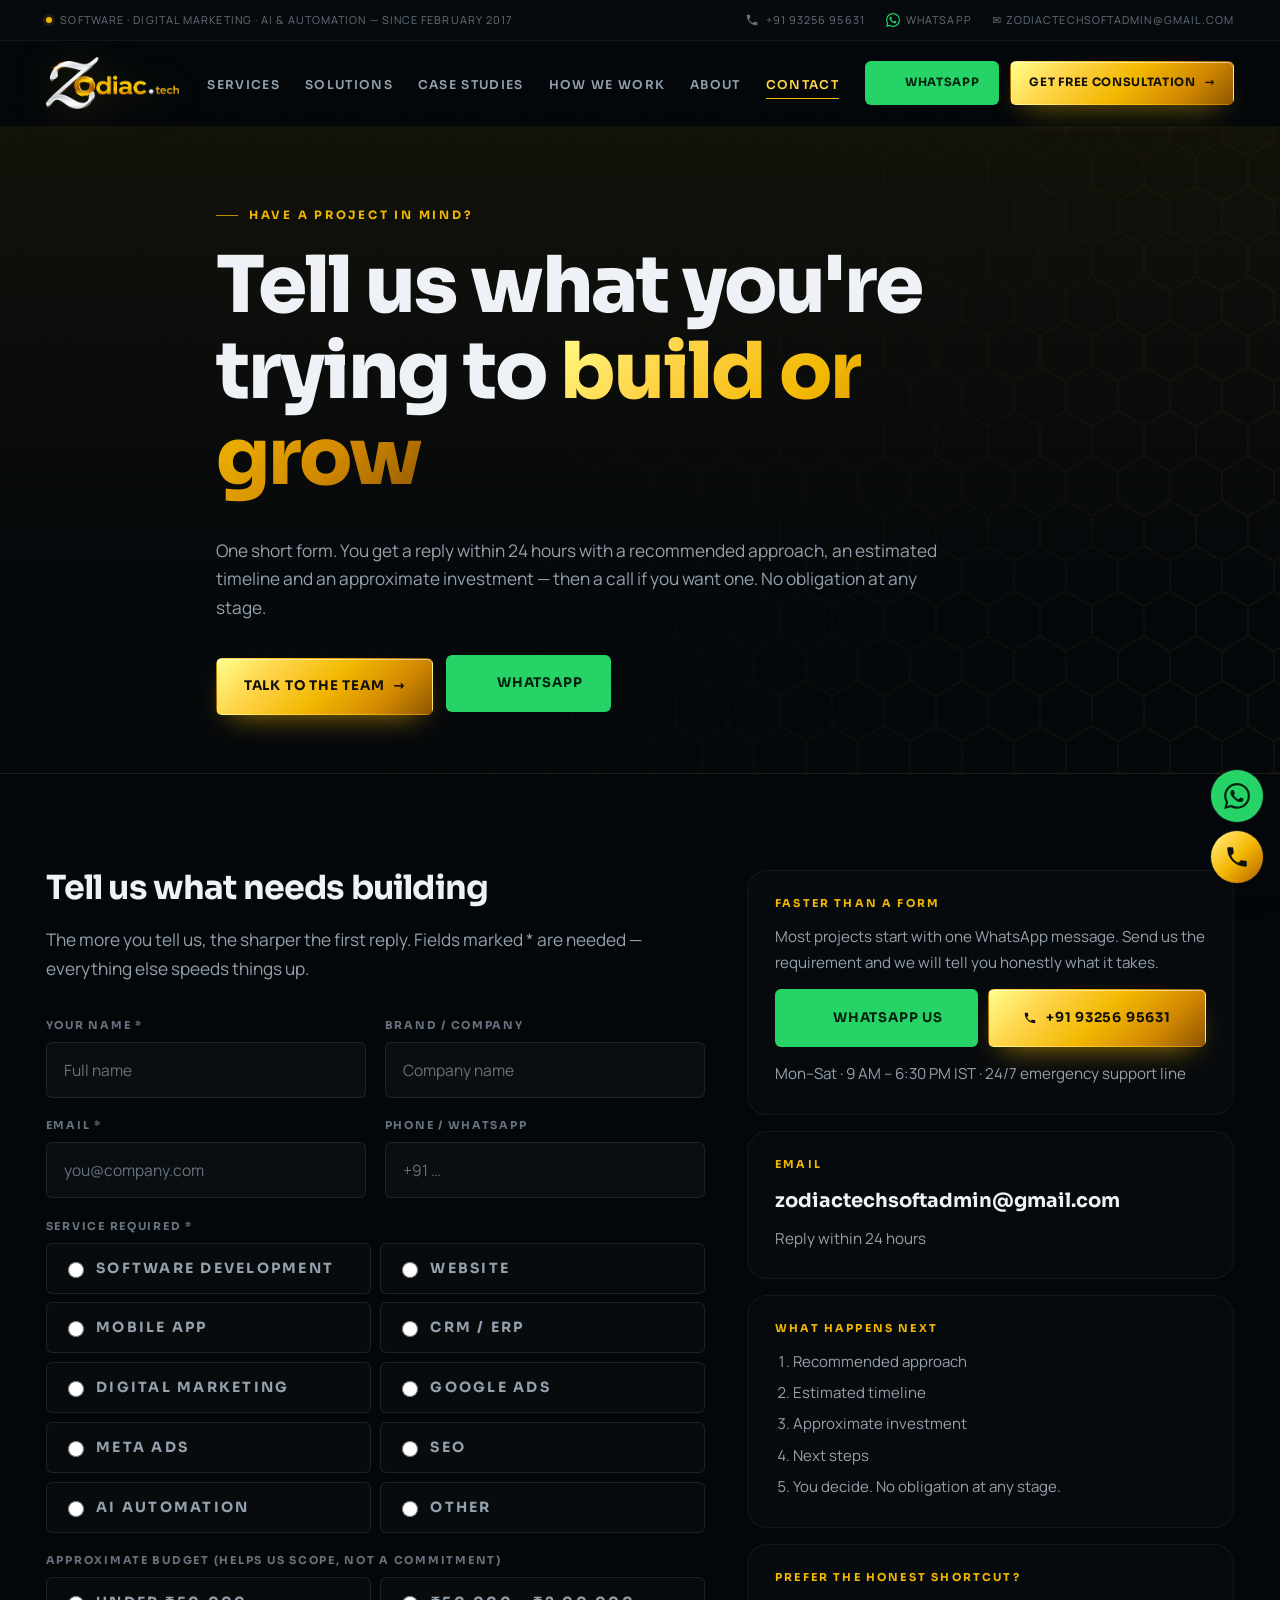
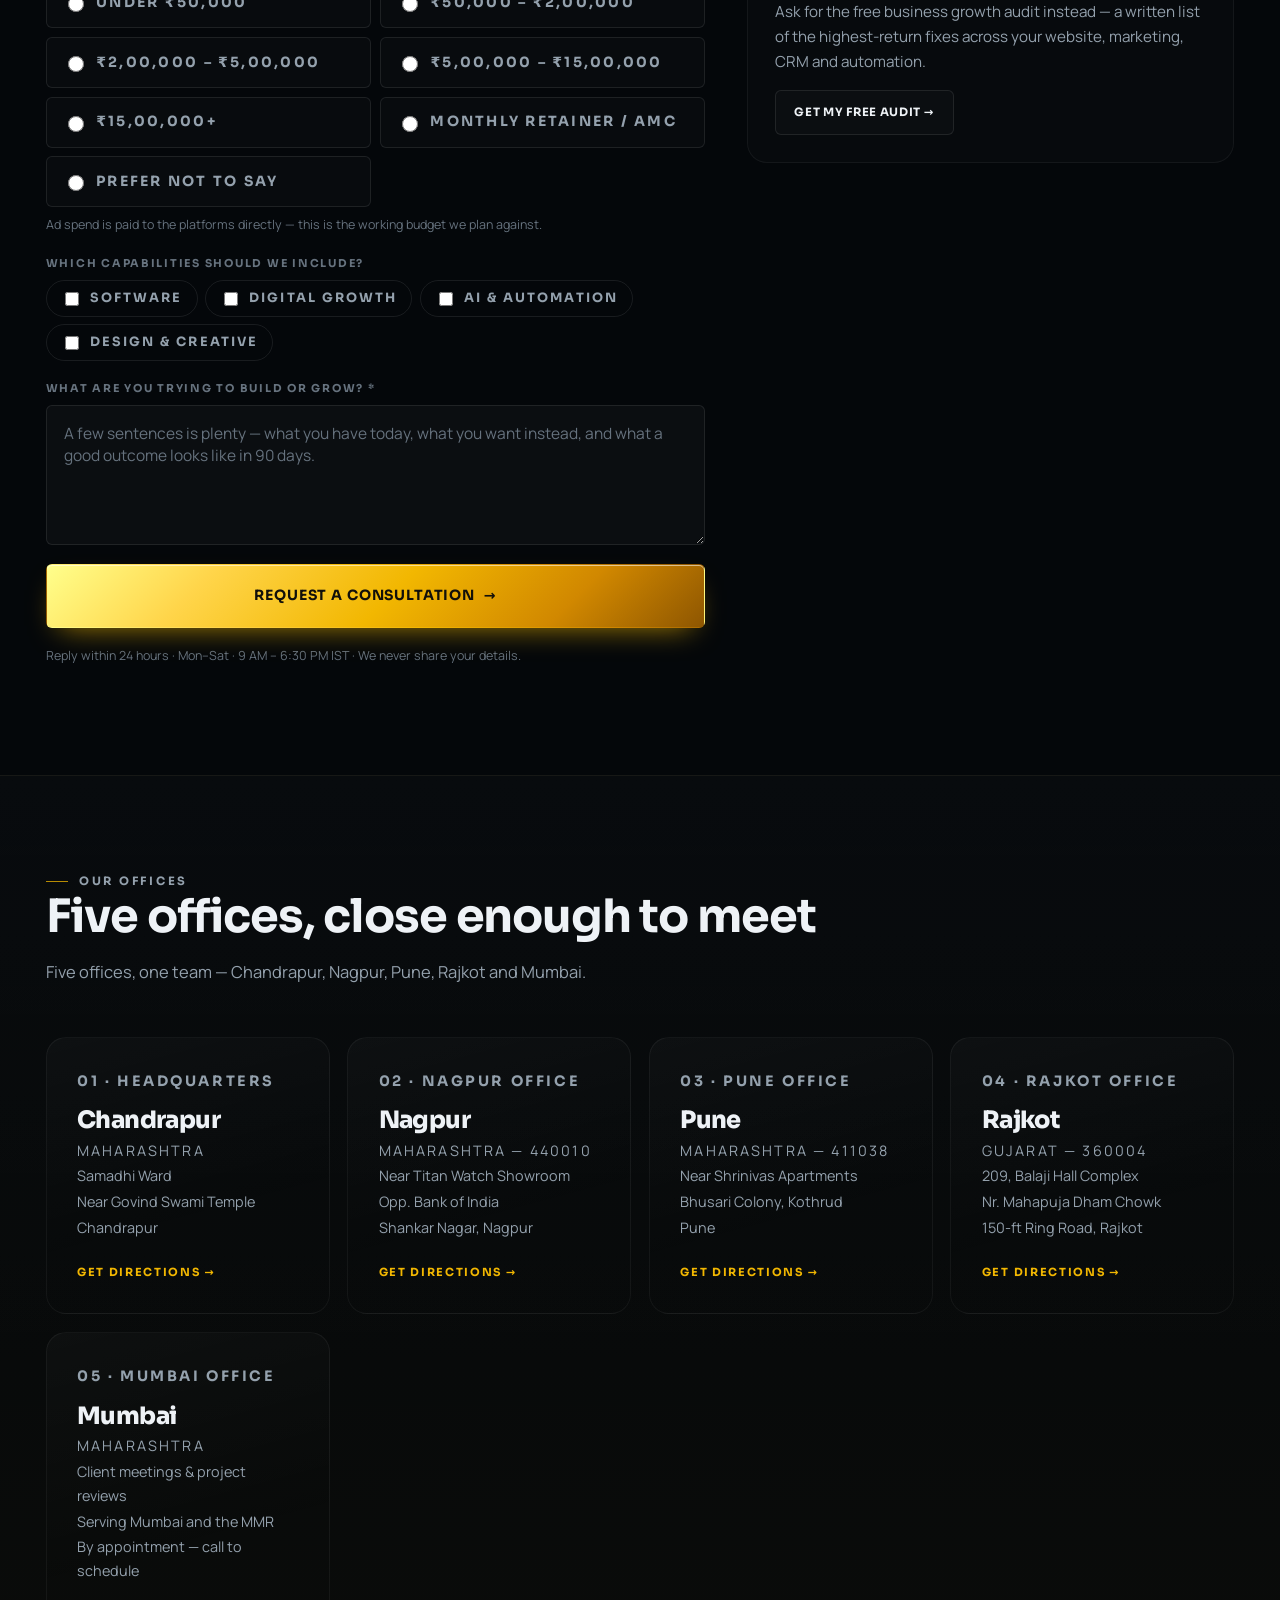
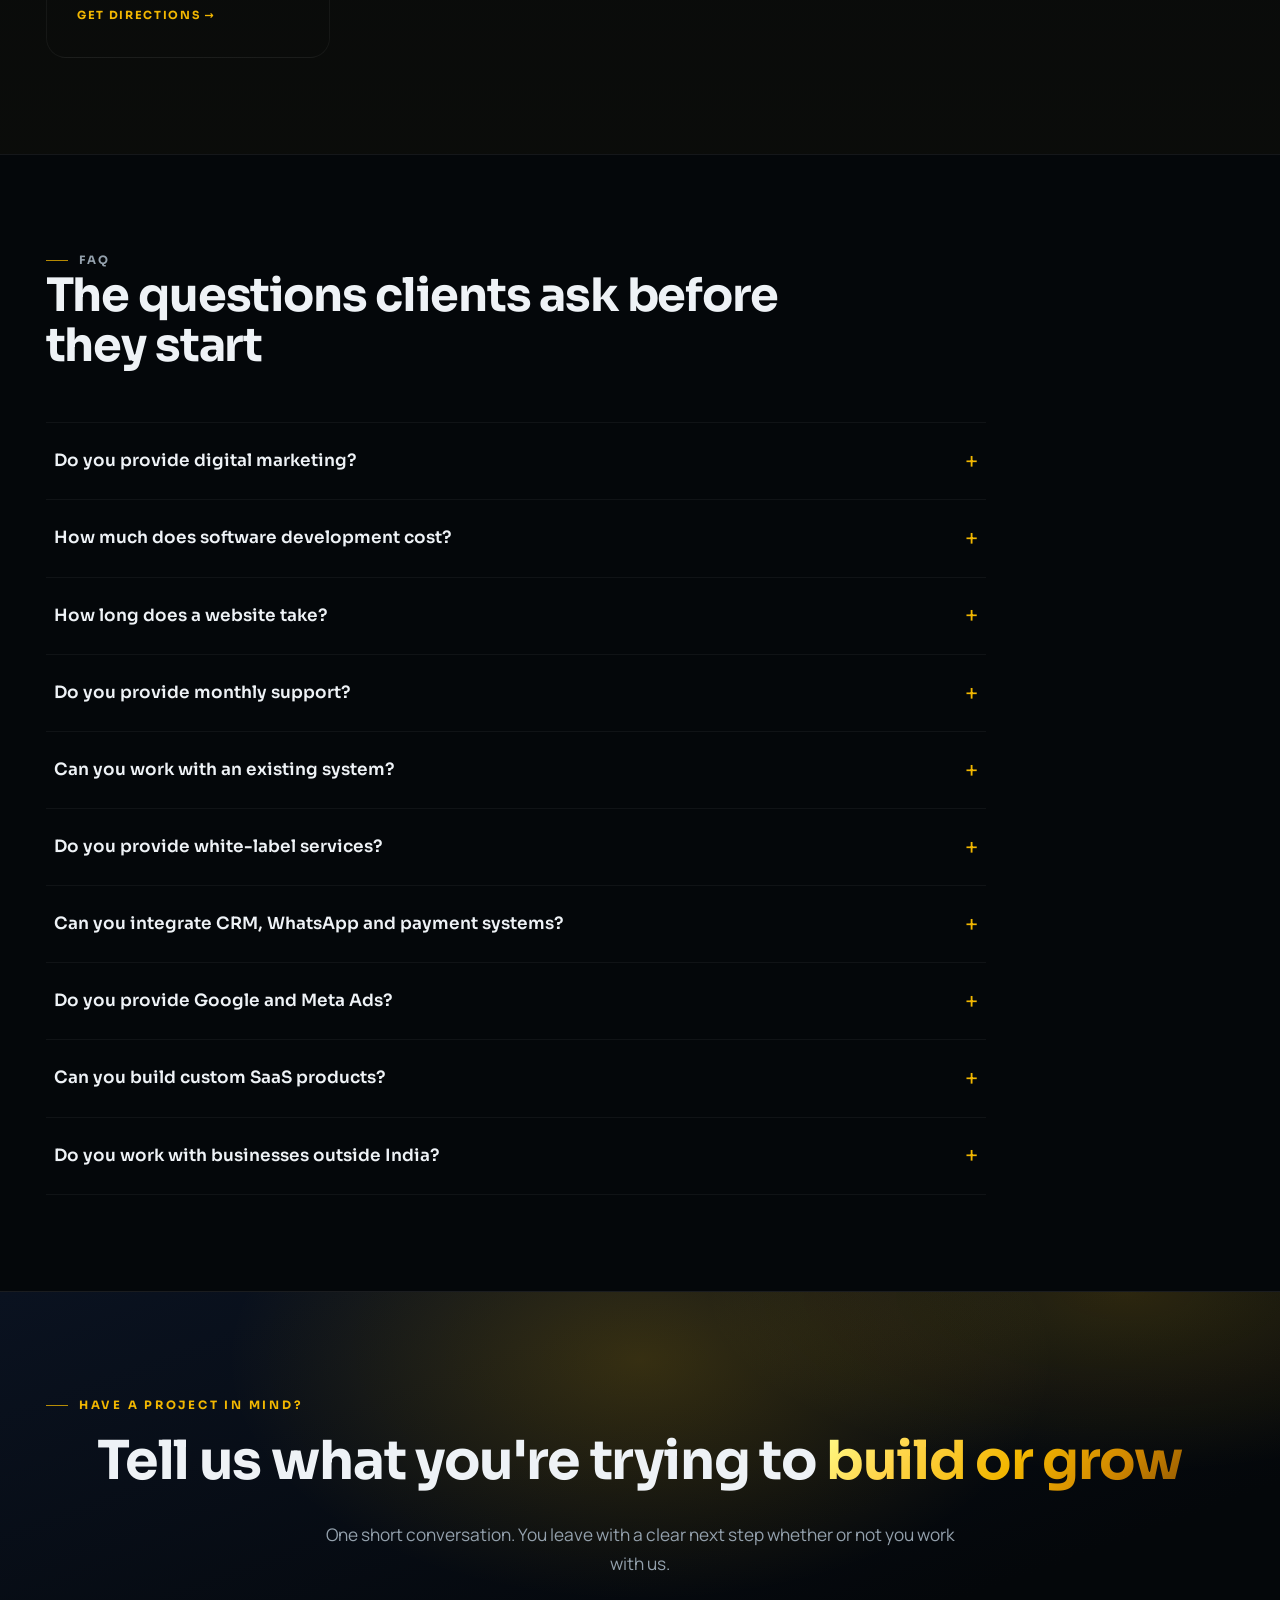
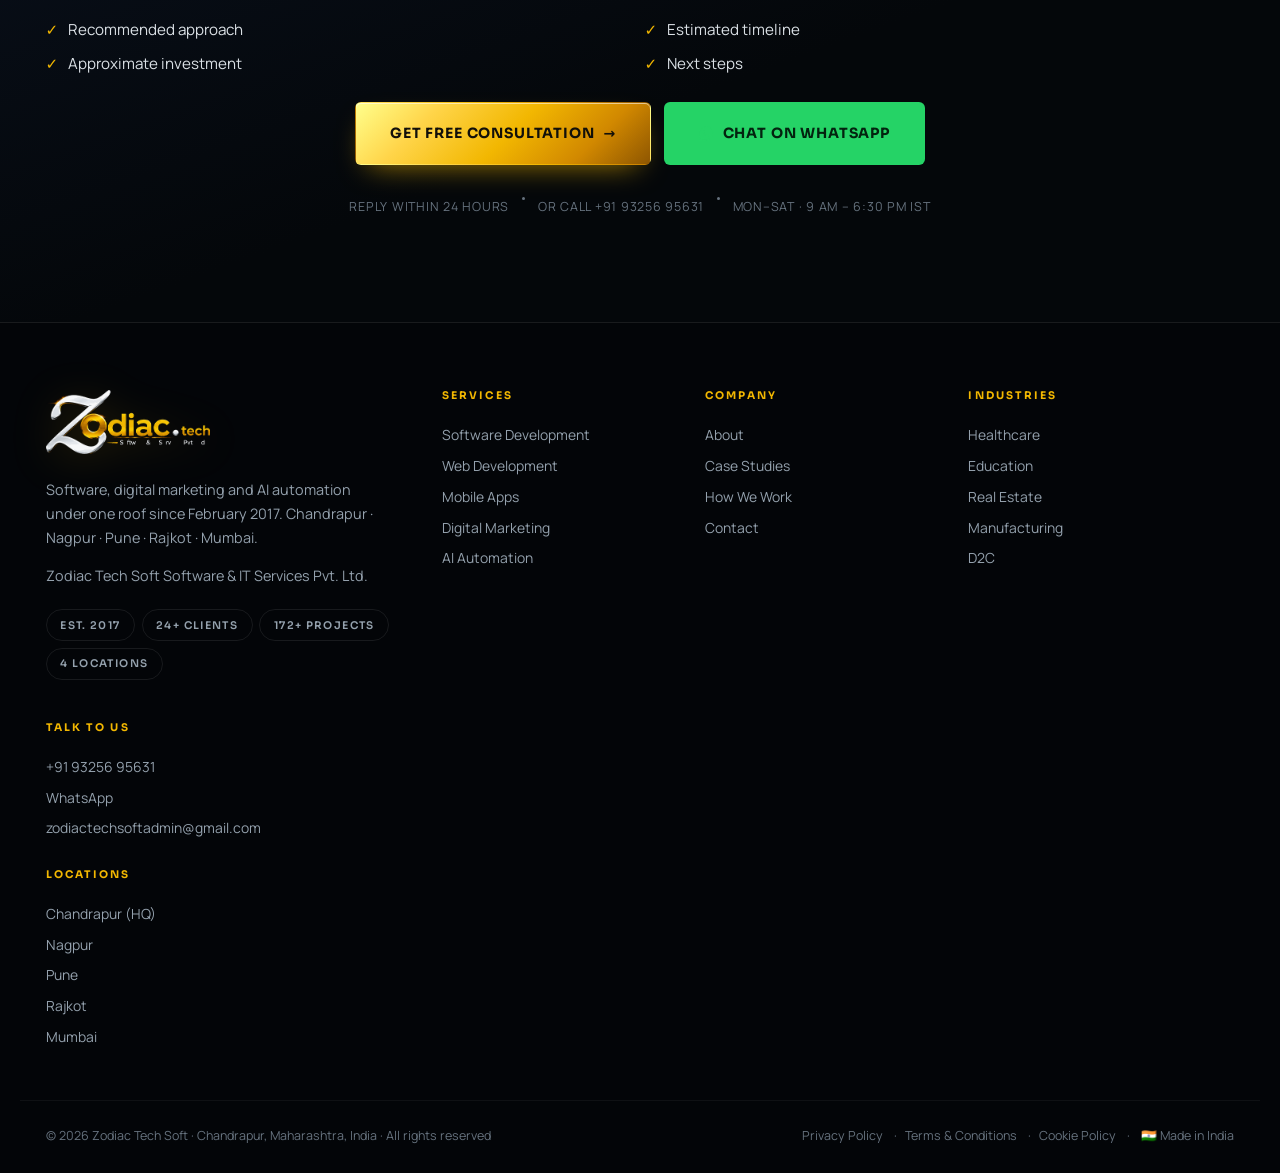
<file: contact.html>
<!DOCTYPE html>
<html lang="en" class="no-js">
<head>
<script>document.documentElement.className = 'js';</script>
<meta charset="utf-8">
<meta name="viewport" content="width=device-width, initial-scale=1">
<title>Get a Free Consultation — Software, Marketing &amp; Automation | Zodiac Tech Soft</title>
<meta name="description" content="Tell us what you want to build or grow. You get a recommended approach, an estimated timeline and an approximate investment within 24 hours — no obligation.">
<meta name="theme-color" content="#04070a">
<link rel="canonical" href="https://zodiactechsoft.in/contact.html">
<meta property="og:title" content="Get a Free Consultation — Software, Marketing &amp; Automation | Zodiac Tech Soft">
<meta property="og:description" content="Tell us what you want to build or grow. You get a recommended approach, an estimated timeline and an approximate investment within 24 hours — no obligation.">
<meta property="og:type" content="website">
<meta property="og:site_name" content="Zodiac Tech Soft">
<meta name="twitter:card" content="summary_large_image">
<link rel="icon" href="assets/img/favicon.png?v=2a5613c7">
<link rel="apple-touch-icon" href="assets/img/favicon.png?v=2a5613c7">
<link rel="preconnect" href="https://fonts.googleapis.com">
<link rel="preconnect" href="https://fonts.gstatic.com" crossorigin>
<link href="https://fonts.googleapis.com/css2?family=Sora:wght@400;500;600;700;800&family=Manrope:wght@300;400;500;600;700;800&display=swap" rel="stylesheet">
<link rel="stylesheet" href="assets/css/style.css?v=c98b5787">

<!-- organisation schema — real data only -->
<script type="application/ld+json">
{"@context":"https://schema.org","@type":"ProfessionalService","name":"Zodiac Tech Soft Software & IT Services Pvt. Ltd.","alternateName":"Zodiac Tech Soft","foundingDate":"2017-02","description":"Software development, digital marketing and AI automation company. Software, CRM, ERP, web and mobile applications, plus performance marketing for 24+ government and private-sector organisations.","telephone":"+91 93256 95631","email":"zodiactechsoftadmin@gmail.com","url":"https://zodiactechsoft.in/","areaServed":["India"],"address":[{"@type":"PostalAddress","addressLocality":"Chandrapur","addressRegion":"Maharashtra","addressCountry":"IN"},{"@type":"PostalAddress","addressLocality":"Nagpur","addressRegion":"Maharashtra","addressCountry":"IN"},{"@type":"PostalAddress","addressLocality":"Pune","addressRegion":"Maharashtra","addressCountry":"IN"},{"@type":"PostalAddress","addressLocality":"Rajkot","addressRegion":"Maharashtra","addressCountry":"IN"},{"@type":"PostalAddress","addressLocality":"Mumbai","addressRegion":"Maharashtra","addressCountry":"IN"}],"contactPoint":[{"@type":"ContactPoint","telephone":"+91 93256 95631","contactType":"sales","availableLanguage":["en","hi","mr"]}]}</script>

<script>
window.dataLayer = window.dataLayer || [];
window.ZODIAC_ANALYTICS = {"ga4":"","gtm":"","meta_pixel":"","currency":"INR"};
</script>


</head>
<body>

<!-- icon sprite — the real WhatsApp brand glyph + a phone handset, defined once per page -->
<svg class="svg-sprite" width="0" height="0" aria-hidden="true" focusable="false" style="position:absolute">
  <symbol id="ico-wa" viewBox="0 0 24 24"><path d="M17.472 14.382c-.297-.149-1.758-.867-2.03-.967-.273-.099-.471-.148-.67.15-.197.297-.767.966-.94 1.164-.173.199-.347.223-.644.075-.297-.15-1.255-.463-2.39-1.475-.883-.788-1.48-1.761-1.653-2.059-.173-.297-.018-.458.13-.606.134-.133.298-.347.446-.52.149-.174.198-.298.298-.497.099-.198.05-.371-.025-.52-.075-.149-.669-1.612-.916-2.207-.242-.579-.487-.5-.669-.51-.173-.008-.371-.01-.57-.01-.198 0-.52.074-.792.372-.272.297-1.04 1.016-1.04 2.479 0 1.462 1.065 2.875 1.213 3.074.149.198 2.096 3.2 5.077 4.487.709.306 1.262.489 1.694.625.712.227 1.36.195 1.871.118.571-.085 1.758-.719 2.006-1.413.248-.694.248-1.289.173-1.413-.074-.124-.272-.198-.57-.347m-5.421 7.403h-.004a9.87 9.87 0 01-5.031-1.378l-.361-.214-3.741.982.998-3.648-.235-.374a9.86 9.86 0 01-1.51-5.26c.001-5.45 4.436-9.884 9.888-9.884 2.64 0 5.122 1.03 6.988 2.898a9.825 9.825 0 012.893 6.994c-.003 5.45-4.437 9.884-9.885 9.884m8.413-18.297A11.815 11.815 0 0012.05 0C5.495 0 .16 5.335.157 11.892c0 2.096.547 4.142 1.588 5.945L.057 24l6.305-1.654a11.882 11.882 0 005.683 1.448h.005c6.554 0 11.89-5.335 11.893-11.893a11.821 11.821 0 00-3.48-8.413Z"/></symbol>
  <symbol id="ico-phone" viewBox="0 0 24 24"><path d="M6.62 10.79c1.44 2.83 3.76 5.14 6.59 6.59l2.2-2.2c.27-.27.67-.36 1.02-.24 1.12.37 2.33.57 3.57.57.55 0 1 .45 1 1V20c0 .55-.45 1-1 1-9.39 0-17-7.61-17-17 0-.55.45-1 1-1h3.5c.55 0 1 .45 1 1 0 1.25.2 2.45.57 3.57.11.35.03.74-.25 1.02l-2.2 2.2z"/></symbol></svg>

<a class="skip" href="#main">Skip to content</a>
<div class="scroll-progress" aria-hidden="true"><span></span></div>
<div class="page-grain" aria-hidden="true"></div>

<div class="topbar">
  <div class="wrap topbar__in">
    <span class="topbar__brand">
      <span class="live-dot" aria-hidden="true"></span>
      Software · Digital marketing · AI &amp; automation — since February 2017    </span>
    <span class="topbar__right">
      <a href="tel:+919325695631" class="topbar__wa"  data-track="phone_click" data-track-location="topbar"><svg class="ico" aria-hidden="true"><use href="#ico-phone"/></svg> +91 93256 95631</a>
      <a href="https://wa.me/919325695631?text=Hi%20Zodiac%20Tech%20%E2%80%94%20I%20would%20like%20a%20free%20consultation.%20My%20requirement%3A%20" target="_blank" rel="noopener" class="topbar__wa"  data-track="whatsapp_click" data-track-location="topbar"><svg class="ico ico--wa" aria-hidden="true"><use href="#ico-wa"/></svg> WhatsApp</a>
      <a href="mailto:zodiactechsoftadmin@gmail.com">✉ zodiactechsoftadmin@gmail.com</a>
    </span>
  </div>
</div>

<header class="site-head" id="siteHead">
  <div class="wrap site-head__in">
    <a class="brand" href="index.html" aria-label="Zodiac Tech Soft — home">
      <img class="brand__img" src="assets/img/logo-primary.png?v=027e3d1a" alt="Zodiac Tech Soft — Software · Digital Marketing · AI &amp; Automation" width="220" height="52">
    </a>

    <input type="checkbox" id="navtoggle" class="navtoggle" hidden>
    <label for="navtoggle" class="burger" aria-label="Menu"><span></span><span></span><span></span></label>

    <nav class="nav" aria-label="Main">
      <ul>
                  <li>
            <a href="services.html">
              Services            </a>
          </li>
                  <li>
            <a href="solutions.html">
              Solutions            </a>
          </li>
                  <li>
            <a href="case-studies.html">
              Case Studies            </a>
          </li>
                  <li>
            <a href="growth-system.html">
              How We Work            </a>
          </li>
                  <li>
            <a href="about.html">
              About            </a>
          </li>
                  <li>
            <a href="contact.html" class="is-active" aria-current="page">
              Contact            </a>
          </li>
              </ul>
      <div class="nav__act">
        <a class="btn btn--wa btn--sm" href="https://wa.me/919325695631?text=Hi%20Zodiac%20Tech%20%E2%80%94%20I%20would%20like%20a%20free%20consultation.%20My%20requirement%3A%20" target="_blank" rel="noopener"  data-track="whatsapp_click" data-track-location="header">
          <svg class="ico ico--wa" aria-hidden="true"><use href="#ico-wa"/></svg> WhatsApp
        </a>
        <a class="btn btn--gold btn--sm" href="contact.html#start" data-modal="consult"  data-track="cta_click" data-track-location="header" data-track-label="consultation">
          Get Free Consultation <span aria-hidden="true">→</span>
        </a>
      </div>
    </nav>
  </div>
</header>

<section class="pagehead">
  <div class="pagehead__hex" aria-hidden="true"></div>
  <div class="wrap pagehead__in reveal">
    <p class="kicker">HAVE A PROJECT IN MIND?</p>    <h1>Tell us what you're trying to <span class="gold-text">build or grow</span></h1>
    <p class="lede">One short form. You get a reply within 24 hours with a recommended approach, an estimated timeline and an approximate investment — then a call if you want one. No obligation at any stage.</p>          <div class="pagehead__cta">
        <a class="btn btn--gold" href="contact.html" data-modal="consult"  data-track="cta_click" data-track-location="pagehead" data-track-label="Talk to the Team">Talk to the Team <span aria-hidden="true">→</span></a>
        <a class="btn btn--wa" href="https://wa.me/919325695631?text=Hi%20Zodiac%20Tech%20%E2%80%94%20I%20would%20like%20a%20free%20consultation.%20My%20requirement%3A%20" target="_blank" rel="noopener"  data-track="whatsapp_click" data-track-location="pagehead"><svg class="ico ico--wa" aria-hidden="true"><use href="#ico-wa"/></svg> WhatsApp</a>
      </div>
      </div>
</section>

<main id="main">

<!-- ============================ lead form ============================ -->
<section class="sec" id="start">
  <div class="wrap contactgrid">

    <div class="reveal">
      <h2 style="font-size:clamp(1.5rem,2.6vw,2.1rem)">Tell us what needs building</h2>
      <p class="lede" style="margin-bottom:2rem">
        The more you tell us, the sharper the first reply. Fields marked * are needed — everything else speeds things up.
      </p>

                  
      <form action="/api/lead" class="leadform" method="post" data-static-form="true" data-source="contact" data-lead novalidate>
        <div class="field--half">
          <div class="field">
            <label for="name">Your name *</label>
            <input type="text" id="name" name="name" value="" required autocomplete="name" placeholder="Full name">
                      </div>
          <div class="field">
            <label for="company">Brand / company</label>
            <input type="text" id="company" name="company" value="" autocomplete="organization" placeholder="Company name">
          </div>
        </div>

        <div class="field--half">
          <div class="field">
            <label for="email">Email *</label>
            <input type="email" id="email" name="email" value="" required autocomplete="email" placeholder="you@company.com">
                      </div>
          <div class="field">
            <label for="phone">Phone / WhatsApp</label>
            <input type="tel" id="phone" name="phone" value="" autocomplete="tel" placeholder="+91 …">
                      </div>
        </div>

        <div class="field">
          <label>Service required *</label>
          <div class="radio-set">
                          <label>
                <input type="radio" name="goal" value="Software Development">
                <span>Software Development</span>
              </label>
                          <label>
                <input type="radio" name="goal" value="Website">
                <span>Website</span>
              </label>
                          <label>
                <input type="radio" name="goal" value="Mobile App">
                <span>Mobile App</span>
              </label>
                          <label>
                <input type="radio" name="goal" value="CRM / ERP">
                <span>CRM / ERP</span>
              </label>
                          <label>
                <input type="radio" name="goal" value="Digital Marketing">
                <span>Digital Marketing</span>
              </label>
                          <label>
                <input type="radio" name="goal" value="Google Ads">
                <span>Google Ads</span>
              </label>
                          <label>
                <input type="radio" name="goal" value="Meta Ads">
                <span>Meta Ads</span>
              </label>
                          <label>
                <input type="radio" name="goal" value="SEO">
                <span>SEO</span>
              </label>
                          <label>
                <input type="radio" name="goal" value="AI Automation">
                <span>AI Automation</span>
              </label>
                          <label>
                <input type="radio" name="goal" value="Other">
                <span>Other</span>
              </label>
                      </div>
        </div>

        <div class="field">
          <label>Approximate budget (helps us scope, not a commitment)</label>
          <div class="radio-set">
                          <label>
                <input type="radio" name="budget" value="Under ₹50,000">
                <span>Under ₹50,000</span>
              </label>
                          <label>
                <input type="radio" name="budget" value="₹50,000 – ₹2,00,000">
                <span>₹50,000 – ₹2,00,000</span>
              </label>
                          <label>
                <input type="radio" name="budget" value="₹2,00,000 – ₹5,00,000">
                <span>₹2,00,000 – ₹5,00,000</span>
              </label>
                          <label>
                <input type="radio" name="budget" value="₹5,00,000 – ₹15,00,000">
                <span>₹5,00,000 – ₹15,00,000</span>
              </label>
                          <label>
                <input type="radio" name="budget" value="₹15,00,000+">
                <span>₹15,00,000+</span>
              </label>
                          <label>
                <input type="radio" name="budget" value="Monthly retainer / AMC">
                <span>Monthly retainer / AMC</span>
              </label>
                          <label>
                <input type="radio" name="budget" value="Prefer not to say">
                <span>Prefer not to say</span>
              </label>
                      </div>
          <span class="formnote">Ad spend is paid to the platforms directly — this is the working budget we plan against.</span>
        </div>

        <div class="field">
          <label>Which capabilities should we include?</label>
          <div class="check-set">
                          <label>
                <input type="checkbox" name="services[]" value="Software">
                <span>Software</span>
              </label>
                          <label>
                <input type="checkbox" name="services[]" value="Digital Growth">
                <span>Digital Growth</span>
              </label>
                          <label>
                <input type="checkbox" name="services[]" value="AI &amp; Automation">
                <span>AI &amp; Automation</span>
              </label>
                          <label>
                <input type="checkbox" name="services[]" value="Design &amp; Creative">
                <span>Design &amp; Creative</span>
              </label>
                      </div>
        </div>

        <div class="field">
          <label for="message">What are you trying to build or grow? *</label>
          <textarea id="message" name="message" required placeholder="A few sentences is plenty — what you have today, what you want instead, and what a good outcome looks like in 90 days."></textarea>
                  </div>

        <!-- honeypot -->
        <div class="field" style="position:absolute;left:-9999px" aria-hidden="true">
          <label for="hp">Leave empty</label>
          <input type="text" id="hp" name="hp" tabindex="-1" autocomplete="off">
        </div>

        <button class="btn btn--gold btn--lg btn--block" type="submit" data-cta="form">Request a Consultation <span aria-hidden="true">→</span></button>
        <p class="formnote" data-formnote>Reply within 24 hours · Mon–Sat · 9 AM – 6:30 PM IST · We never share your details.</p>
      </form>
    </div>

    <!-- ======================= side rail ======================= -->
    <aside class="reveal" data-d="1">
      <div class="infoblock">
        <h3>Faster than a form</h3>
        <p class="small" style="margin-bottom:.9rem">Most projects start with one WhatsApp message. Send us the requirement and we will tell you honestly what it takes.</p>
        <div class="talkbtns">
          <a class="btn btn--wa" href="https://wa.me/919325695631?text=Hi%20Zodiac%20Tech%20%E2%80%94%20I%20would%20like%20a%20free%20consultation.%20My%20requirement%3A%20" target="_blank" rel="noopener" data-cta="contact-whatsapp"><svg class="ico ico--wa" aria-hidden="true"><use href="#ico-wa"/></svg> WhatsApp us</a>
          <a class="btn btn--gold" href="tel:+919325695631" data-cta="contact-call"><svg class="ico" aria-hidden="true"><use href="#ico-phone"/></svg> +91 93256 95631</a>
        </div>
        <p style="margin-top:.9rem" class="small">Mon–Sat · 9 AM – 6:30 PM IST · 24/7 emergency support line</p>
      </div>

      <div class="infoblock">
        <h3>Email</h3>
        <p class="big"><a href="mailto:zodiactechsoftadmin@gmail.com">zodiactechsoftadmin@gmail.com</a></p>
        <p class="small" style="margin-top:.5rem">Reply within 24 hours</p>
      </div>

      <div class="infoblock">
        <h3>What happens next</h3>
        <ol style="padding-left:1.1rem; margin:0; color:var(--muted); font-size:.94rem">
          <li style="margin-bottom:.4rem">Recommended approach</li><li style="margin-bottom:.4rem">Estimated timeline</li><li style="margin-bottom:.4rem">Approximate investment</li><li style="margin-bottom:.4rem">Next steps</li>          <li>You decide. No obligation at any stage.</li>
        </ol>
      </div>

      <div class="infoblock">
        <h3>Prefer the honest shortcut?</h3>
        <p>Ask for the free business growth audit instead — a written list of the highest-return fixes across your website, marketing, CRM and automation.</p>
        <p style="margin-top:1rem"><a class="btn btn--ghost btn--sm" href="insights.html">Get My Free Audit →</a></p>
      </div>
    </aside>
  </div>
</section>

<!-- ============================ offices ============================ -->
<section class="sec sec--alt" id="offices">
  <div class="wrap">
    <div class="sec__head reveal">
      <p class="kicker">OUR OFFICES</p>
      <h2>Five offices, close enough to meet</h2>
      <p>Five offices, one team — Chandrapur, Nagpur, Pune, Rajkot and Mumbai.</p>
    </div>
    <div class="offices">
              <article class="office reveal">
          <p class="office__no">01 · Headquarters</p>
          <h3 class="office__city">Chandrapur</h3>
          <p class="office__region">MAHARASHTRA</p>
          <p>Samadhi Ward</p><p>Near Govind Swami Temple</p><p>Chandrapur</p>          <a class="office__link" href="https://maps.google.com/?q=Chandrapur+Samadhi+Ward+Near+Govind+Swami+Temple+Chandrapur" target="_blank" rel="noopener">Get Directions →</a>
        </article>
              <article class="office reveal">
          <p class="office__no">02 · Nagpur Office</p>
          <h3 class="office__city">Nagpur</h3>
          <p class="office__region">MAHARASHTRA — 440010</p>
          <p>Near Titan Watch Showroom</p><p>Opp. Bank of India</p><p>Shankar Nagar, Nagpur</p>          <a class="office__link" href="https://maps.google.com/?q=Nagpur+Near+Titan+Watch+Showroom+Opp.+Bank+of+India+Shankar+Nagar%2C+Nagpur" target="_blank" rel="noopener">Get Directions →</a>
        </article>
              <article class="office reveal">
          <p class="office__no">03 · Pune Office</p>
          <h3 class="office__city">Pune</h3>
          <p class="office__region">MAHARASHTRA — 411038</p>
          <p>Near Shrinivas Apartments</p><p>Bhusari Colony, Kothrud</p><p>Pune</p>          <a class="office__link" href="https://maps.google.com/?q=Pune+Near+Shrinivas+Apartments+Bhusari+Colony%2C+Kothrud+Pune" target="_blank" rel="noopener">Get Directions →</a>
        </article>
              <article class="office reveal">
          <p class="office__no">04 · Rajkot Office</p>
          <h3 class="office__city">Rajkot</h3>
          <p class="office__region">GUJARAT — 360004</p>
          <p>209, Balaji Hall Complex</p><p>Nr. Mahapuja Dham Chowk</p><p>150-ft Ring Road, Rajkot</p>          <a class="office__link" href="https://maps.google.com/?q=Rajkot+209%2C+Balaji+Hall+Complex+Nr.+Mahapuja+Dham+Chowk+150-ft+Ring+Road%2C+Rajkot" target="_blank" rel="noopener">Get Directions →</a>
        </article>
              <article class="office reveal">
          <p class="office__no">05 · Mumbai Office</p>
          <h3 class="office__city">Mumbai</h3>
          <p class="office__region">MAHARASHTRA</p>
          <p>Client meetings &amp; project reviews</p><p>Serving Mumbai and the MMR</p><p>By appointment — call to schedule</p>          <a class="office__link" href="https://maps.google.com/?q=Mumbai%2C+Maharashtra%2C+India" target="_blank" rel="noopener">Get Directions →</a>
        </article>
          </div>
  </div>
</section>

<!-- ============================ faq ============================ -->
<section class="sec" id="faq">
  <div class="wrap">
    <div class="sec__head reveal">
      <p class="kicker">FAQ</p>
      <h2>The questions clients ask before they start</h2>
    </div>
    <div class="faq reveal">
              <details>
          <summary>Do you provide digital marketing?</summary>
          <p class="faq__a">Yes. We provide performance marketing, SEO, social media, content and conversion-focused campaigns. We can also connect marketing with websites, CRM and automation so leads don&#039;t get lost after they arrive.</p>
        </details>
              <details>
          <summary>How much does software development cost?</summary>
          <p class="faq__a">It depends on scope — a CRM module and a multi-tenant SaaS product are not the same build. Send the requirement and you get an itemised quote within 24 hours: fixed price where the scope is clear, retainer or time-and-material where it has to move.</p>
        </details>
              <details>
          <summary>How long does a website take?</summary>
          <p class="faq__a">A focused business website runs 3–5 weeks. Larger portals, e-commerce and multi-language builds take longer. Every proposal carries a schedule with weekly milestones, and you see a working demo each week.</p>
        </details>
              <details>
          <summary>Do you provide monthly support?</summary>
          <p class="faq__a">Yes — annual maintenance contracts and retainers covering hosting, monitoring, security updates, backups and fixes, plus ongoing development and campaign work. Every project also includes 30 days of free post-launch support.</p>
        </details>
              <details>
          <summary>Can you work with an existing system?</summary>
          <p class="faq__a">Yes. We integrate with what you already run rather than forcing a rebuild: legacy databases, ERP, payment gateways, WhatsApp and government portals. If replacing something is the better call, we will say so and show you why.</p>
        </details>
              <details>
          <summary>Do you provide white-label services?</summary>
          <p class="faq__a">Yes. A large share of our 172+ completed projects was white-label delivery for agencies and consultancies — software, apps, websites, film and 3D production under the partner&#039;s brand. We work to NDAs as standard.</p>
        </details>
              <details>
          <summary>Can you integrate CRM, WhatsApp and payment systems?</summary>
          <p class="faq__a">Yes. That combination is where most lead leakage gets fixed: enquiry captured in the CRM, acknowledged on WhatsApp in seconds, payment collected and reconciled without manual entry.</p>
        </details>
              <details>
          <summary>Do you provide Google and Meta Ads?</summary>
          <p class="faq__a">Yes — campaign structure, creative, landing pages and conversion tracking, run as one system. We report on enquiries and cost per enquiry, not impressions.</p>
        </details>
              <details>
          <summary>Can you build custom SaaS products?</summary>
          <p class="faq__a">Yes. Multi-tenant architecture, subscription billing, admin control and role-based access — built to be handed over, not rented from us.</p>
        </details>
              <details>
          <summary>Do you work with businesses outside India?</summary>
          <p class="faq__a">Yes. We work with clients across India and internationally. Five offices — Chandrapur, Nagpur, Pune, Rajkot and Mumbai — make in-person reviews a short drive for most of central and western India.</p>
        </details>
          </div>
  </div>
</section>

<!-- ============================ local dev view ============================ -->

</main>

<!-- ============================ final CTA ============================ -->
<section class="finalcta" id="start">
  <div class="finalcta__glow" aria-hidden="true"></div>
  <div class="wrap finalcta__in reveal">
    <p class="kicker">HAVE A PROJECT IN MIND?</p>
    <h2 class="finalcta__h">Tell us what you're trying to <span class="gold-text">build or grow</span></h2>
    <p class="lede finalcta__lede">One short conversation. You leave with a clear next step whether or not you work with us.</p>

    <ul class="magnet__checks">
      <li>Recommended approach</li><li>Estimated timeline</li><li>Approximate investment</li><li>Next steps</li>    </ul>

    <div class="finalcta__btns">
      <a class="btn btn--gold btn--lg" href="contact.html#start" data-modal="consult"  data-track="cta_click" data-track-location="final" data-track-label="consultation">
        Get Free Consultation <span aria-hidden="true">→</span>
      </a>
      <a class="btn btn--wa btn--lg" href="https://wa.me/919325695631?text=Hi%20Zodiac%20Tech%20%E2%80%94%20I%20would%20like%20a%20free%20consultation.%20My%20requirement%3A%20" target="_blank" rel="noopener"  data-track="whatsapp_click" data-track-location="final">
        <svg class="ico ico--wa" aria-hidden="true"><use href="#ico-wa"/></svg> Chat on WhatsApp      </a>
    </div>
    <p class="finalcta__micro">
      <span>Reply within 24 hours</span>
      <span class="dot" aria-hidden="true"></span>
      <span>Or call <a href="tel:+919325695631"  data-track="phone_click" data-track-location="final">+91 93256 95631</a></span>
      <span class="dot" aria-hidden="true"></span>
      <span>Mon–Sat · 9 AM – 6:30 PM IST</span>
    </p>
  </div>
</section>

<!-- ============================ footer ============================ -->
<footer class="site-foot">
  <div class="wrap site-foot__grid">
    <div class="site-foot__brand">
      <img class="brand__img brand__img--foot" src="assets/img/logo-lockup.png?v=170c921e" alt="Zodiac Tech Soft Software &amp; IT Services Pvt. Ltd.">
      <p class="muted">
        Software, digital marketing and AI automation under one roof since February 2017.
        Chandrapur · Nagpur · Pune · Rajkot · Mumbai.
      </p>
      <p class="muted small">Zodiac Tech Soft Software &amp; IT Services Pvt. Ltd.</p>
      <div class="site-foot__badges">
        <span class="chip">Est. 2017</span>
        <span class="chip">24+ Clients</span>
        <span class="chip">172+ Projects</span>
        <span class="chip">4 Locations</span>
      </div>
    </div>

          <div class="site-foot__col">
        <h3>Services</h3>
        <ul>
                      <li><a href="services.html#software">Software Development</a></li>
                      <li><a href="services.html#software">Web Development</a></li>
                      <li><a href="services.html#software">Mobile Apps</a></li>
                      <li><a href="services.html#growth">Digital Marketing</a></li>
                      <li><a href="services.html#automation">AI Automation</a></li>
                  </ul>
      </div>
          <div class="site-foot__col">
        <h3>Company</h3>
        <ul>
                      <li><a href="about.html">About</a></li>
                      <li><a href="case-studies.html">Case Studies</a></li>
                      <li><a href="growth-system.html">How We Work</a></li>
                      <li><a href="contact.html">Contact</a></li>
                  </ul>
      </div>
          <div class="site-foot__col">
        <h3>Industries</h3>
        <ul>
                      <li><a href="solutions.html#industries">Healthcare</a></li>
                      <li><a href="solutions.html#industries">Education</a></li>
                      <li><a href="solutions.html#industries">Real Estate</a></li>
                      <li><a href="solutions.html#industries">Manufacturing</a></li>
                      <li><a href="solutions.html#industries">D2C</a></li>
                  </ul>
      </div>
    
    <div class="site-foot__col">
      <h3>Talk to us</h3>
      <ul>
        <li><a href="tel:+919325695631"  data-track="phone_click" data-track-location="footer">+91 93256 95631</a></li>
        <li><a href="https://wa.me/919325695631?text=Hi%20Zodiac%20Tech%20%E2%80%94%20I%20would%20like%20a%20free%20consultation.%20My%20requirement%3A%20" target="_blank" rel="noopener"  data-track="whatsapp_click" data-track-location="footer">WhatsApp</a></li>
        <li><a href="mailto:zodiactechsoftadmin@gmail.com">zodiactechsoftadmin@gmail.com</a></li>
      </ul>
      <h3 class="mt">Locations</h3>
      <ul>
                  <li>Chandrapur (HQ)</li>
                  <li>Nagpur</li>
                  <li>Pune</li>
                  <li>Rajkot</li>
                  <li>Mumbai</li>
              </ul>
    </div>
  </div>

  <div class="wrap site-foot__bar">
    <p>© 2026 Zodiac Tech Soft · Chandrapur, Maharashtra, India · All rights reserved</p>
    <p class="site-foot__legal">
              <a href="privacy.html">Privacy Policy</a>
              <span class="sep">·</span><a href="terms.html">Terms &amp; Conditions</a>
              <span class="sep">·</span><a href="cookies.html">Cookie Policy</a>
            <span class="sep">·</span>
      <span>🇮🇳 Made in India</span>
    </p>
  </div>
</footer>

<!-- ============================ consultation dialog ============================ -->
<dialog class="modal" id="consultModal" aria-labelledby="consultTitle">
  <div class="modal__card">
    <div class="modal__head">
      <div>
        <p class="kicker">FREE CONSULTATION</p>
        <h3 id="consultTitle">Tell us what you need</h3>
      </div>
      <button type="button" class="modal__close" data-modal-close aria-label="Close">✕</button>
    </div>
    <p class="muted small" style="margin-bottom:1.2rem">
      Four fields. You get a recommended approach, an estimated timeline and an approximate investment —
      within 24 hours, with no obligation.
    </p>

    <form action="/api/lead" class="leadform" method="post" data-static-form="true" data-source="consultation" data-consult-form="true" data-lead novalidate>
      <div class="modal__row">
        <div class="field">
          <label for="cm-name">Name</label>
          <input type="text" id="cm-name" name="name" required autocomplete="name" placeholder="Your name">
        </div>
        <div class="field">
          <label for="cm-phone">Phone / WhatsApp</label>
          <input type="tel" id="cm-phone" name="phone" autocomplete="tel" placeholder="+91 …">
        </div>
      </div>
      <div class="field">
        <label for="cm-email">Email</label>
        <input type="email" id="cm-email" name="email" required autocomplete="email" placeholder="you@company.com">
      </div>
      <div class="field">
        <label for="cm-goal">Service required</label>
        <select id="cm-goal" name="goal">
          <option value="">Select one…</option>
          <option value="Software Development">Software Development</option><option value="Website">Website</option><option value="Mobile App">Mobile App</option><option value="CRM / ERP">CRM / ERP</option><option value="Digital Marketing">Digital Marketing</option><option value="Google Ads">Google Ads</option><option value="Meta Ads">Meta Ads</option><option value="SEO">SEO</option><option value="AI Automation">AI Automation</option><option value="Other">Other</option>        </select>
      </div>
      <div class="field">
        <label for="cm-msg">What are you trying to build or grow?</label>
        <textarea id="cm-msg" name="message" rows="3" placeholder="A sentence is enough — we will ask the rest on the call."></textarea>
      </div>
      <!-- honeypot -->
      <div class="field" style="position:absolute;left:-9999px" aria-hidden="true">
        <label for="cm-hp">Leave empty</label>
        <input type="text" id="cm-hp" name="hp" tabindex="-1" autocomplete="off">
      </div>
      <button class="btn btn--gold btn--block" type="submit">Request a Consultation <span aria-hidden="true">→</span></button>
      <p class="formnote" data-formnote>We reply within 24 hours. Prefer to talk? <a href="https://wa.me/919325695631?text=Hi%20Zodiac%20Tech%20%E2%80%94%20I%20would%20like%20a%20free%20consultation.%20My%20requirement%3A%20" target="_blank" rel="noopener"  data-track="whatsapp_click" data-track-location="modal">WhatsApp us</a>.</p>
    </form>
  </div>
</dialog>

<!-- ============================ always-reachable contact buttons ============================ -->
<div class="fabbar" role="complementary" aria-label="Contact Zodiac Tech Soft">
  <a class="fab fab--wa" href="https://wa.me/919325695631?text=Hi%20Zodiac%20Tech%20%E2%80%94%20I%20would%20like%20a%20free%20consultation.%20My%20requirement%3A%20" target="_blank" rel="noopener"
      data-track="whatsapp_click" data-track-location="fab" aria-label="Chat with us on WhatsApp — +91 93256 95631">
    <span class="fab__ico" aria-hidden="true"><svg><use href="#ico-wa"/></svg></span>
    <span class="fab__label">WhatsApp us</span>
  </a>
  <a class="fab fab--call" href="tel:+919325695631"  data-track="phone_click" data-track-location="fab"     aria-label="Call Zodiac Tech Soft on +91 93256 95631">
    <span class="fab__ico" aria-hidden="true"><svg><use href="#ico-phone"/></svg></span>
    <span class="fab__label">Call +91 93256 95631</span>
  </a>
</div>

<a class="mobile-cta" href="contact.html#start" data-modal="consult"  data-track="cta_click" data-track-location="sticky_mobile" data-track-label="consultation">
  Get Free Consultation <span aria-hidden="true">→</span>
</a>

<script src="assets/js/tracking.js?v=59332184" defer></script>
<script src="assets/js/main.js?v=47c2b57c" defer></script>
<script src="assets/js/forms.js?v=fac62490" defer></script>
</body>
</html>
</file>
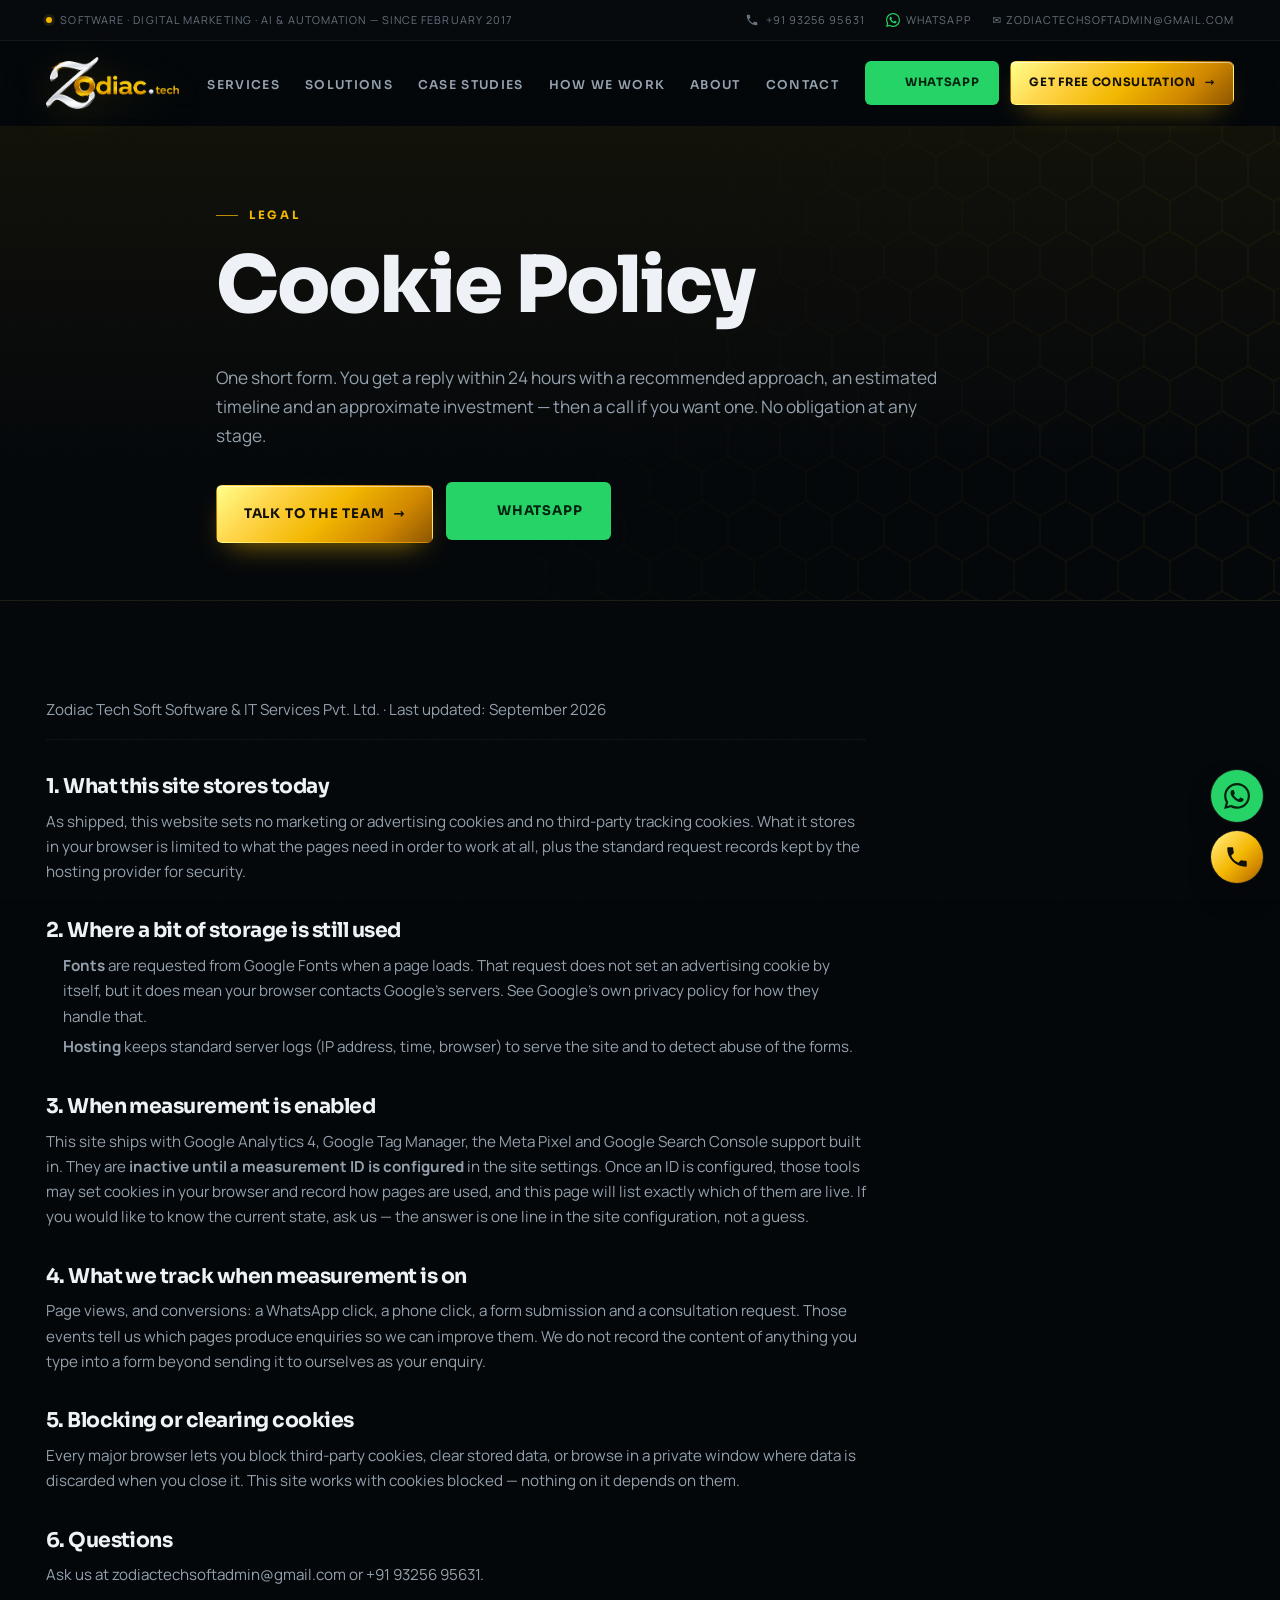
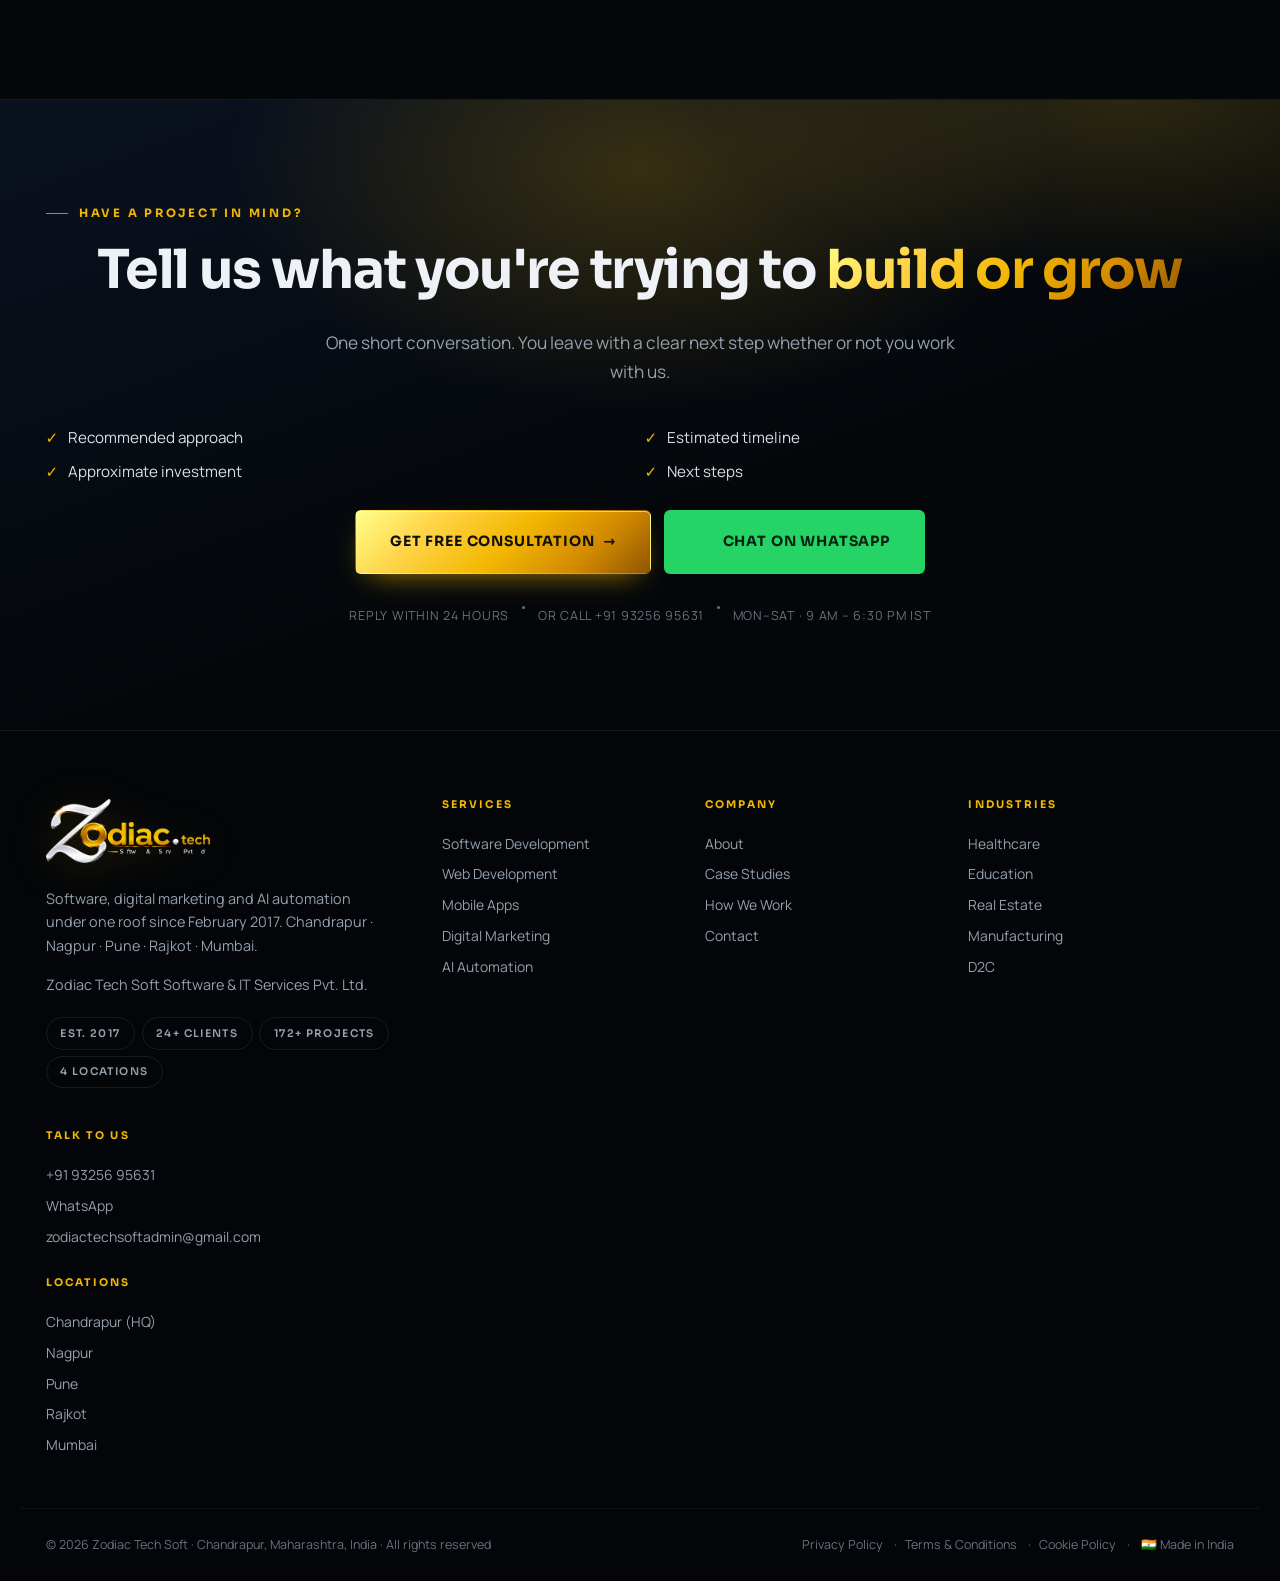
<file: cookies.html>
<!DOCTYPE html>
<html lang="en" class="no-js">
<head>
<script>document.documentElement.className = 'js';</script>
<meta charset="utf-8">
<meta name="viewport" content="width=device-width, initial-scale=1">
<title>Cookie Policy | Zodiac Tech Soft</title>
<meta name="description" content="What this website stores in your browser, and what changes when analytics and advertising measurement are enabled.">
<meta name="theme-color" content="#04070a">
<link rel="canonical" href="https://zodiactechsoft.in/cookies.html">
<meta property="og:title" content="Cookie Policy | Zodiac Tech Soft">
<meta property="og:description" content="What this website stores in your browser, and what changes when analytics and advertising measurement are enabled.">
<meta property="og:type" content="website">
<meta property="og:site_name" content="Zodiac Tech Soft">
<meta name="twitter:card" content="summary_large_image">
<link rel="icon" href="assets/img/favicon.png?v=2a5613c7">
<link rel="apple-touch-icon" href="assets/img/favicon.png?v=2a5613c7">
<link rel="preconnect" href="https://fonts.googleapis.com">
<link rel="preconnect" href="https://fonts.gstatic.com" crossorigin>
<link href="https://fonts.googleapis.com/css2?family=Sora:wght@400;500;600;700;800&family=Manrope:wght@300;400;500;600;700;800&display=swap" rel="stylesheet">
<link rel="stylesheet" href="assets/css/style.css?v=c98b5787">

<!-- organisation schema — real data only -->
<script type="application/ld+json">
{"@context":"https://schema.org","@type":"ProfessionalService","name":"Zodiac Tech Soft Software & IT Services Pvt. Ltd.","alternateName":"Zodiac Tech Soft","foundingDate":"2017-02","description":"Software development, digital marketing and AI automation company. Software, CRM, ERP, web and mobile applications, plus performance marketing for 24+ government and private-sector organisations.","telephone":"+91 93256 95631","email":"zodiactechsoftadmin@gmail.com","url":"https://zodiactechsoft.in/","areaServed":["India"],"address":[{"@type":"PostalAddress","addressLocality":"Chandrapur","addressRegion":"Maharashtra","addressCountry":"IN"},{"@type":"PostalAddress","addressLocality":"Nagpur","addressRegion":"Maharashtra","addressCountry":"IN"},{"@type":"PostalAddress","addressLocality":"Pune","addressRegion":"Maharashtra","addressCountry":"IN"},{"@type":"PostalAddress","addressLocality":"Rajkot","addressRegion":"Maharashtra","addressCountry":"IN"},{"@type":"PostalAddress","addressLocality":"Mumbai","addressRegion":"Maharashtra","addressCountry":"IN"}],"contactPoint":[{"@type":"ContactPoint","telephone":"+91 93256 95631","contactType":"sales","availableLanguage":["en","hi","mr"]}]}</script>

<script>
window.dataLayer = window.dataLayer || [];
window.ZODIAC_ANALYTICS = {"ga4":"","gtm":"","meta_pixel":"","currency":"INR"};
</script>


</head>
<body>

<!-- icon sprite — the real WhatsApp brand glyph + a phone handset, defined once per page -->
<svg class="svg-sprite" width="0" height="0" aria-hidden="true" focusable="false" style="position:absolute">
  <symbol id="ico-wa" viewBox="0 0 24 24"><path d="M17.472 14.382c-.297-.149-1.758-.867-2.03-.967-.273-.099-.471-.148-.67.15-.197.297-.767.966-.94 1.164-.173.199-.347.223-.644.075-.297-.15-1.255-.463-2.39-1.475-.883-.788-1.48-1.761-1.653-2.059-.173-.297-.018-.458.13-.606.134-.133.298-.347.446-.52.149-.174.198-.298.298-.497.099-.198.05-.371-.025-.52-.075-.149-.669-1.612-.916-2.207-.242-.579-.487-.5-.669-.51-.173-.008-.371-.01-.57-.01-.198 0-.52.074-.792.372-.272.297-1.04 1.016-1.04 2.479 0 1.462 1.065 2.875 1.213 3.074.149.198 2.096 3.2 5.077 4.487.709.306 1.262.489 1.694.625.712.227 1.36.195 1.871.118.571-.085 1.758-.719 2.006-1.413.248-.694.248-1.289.173-1.413-.074-.124-.272-.198-.57-.347m-5.421 7.403h-.004a9.87 9.87 0 01-5.031-1.378l-.361-.214-3.741.982.998-3.648-.235-.374a9.86 9.86 0 01-1.51-5.26c.001-5.45 4.436-9.884 9.888-9.884 2.64 0 5.122 1.03 6.988 2.898a9.825 9.825 0 012.893 6.994c-.003 5.45-4.437 9.884-9.885 9.884m8.413-18.297A11.815 11.815 0 0012.05 0C5.495 0 .16 5.335.157 11.892c0 2.096.547 4.142 1.588 5.945L.057 24l6.305-1.654a11.882 11.882 0 005.683 1.448h.005c6.554 0 11.89-5.335 11.893-11.893a11.821 11.821 0 00-3.48-8.413Z"/></symbol>
  <symbol id="ico-phone" viewBox="0 0 24 24"><path d="M6.62 10.79c1.44 2.83 3.76 5.14 6.59 6.59l2.2-2.2c.27-.27.67-.36 1.02-.24 1.12.37 2.33.57 3.57.57.55 0 1 .45 1 1V20c0 .55-.45 1-1 1-9.39 0-17-7.61-17-17 0-.55.45-1 1-1h3.5c.55 0 1 .45 1 1 0 1.25.2 2.45.57 3.57.11.35.03.74-.25 1.02l-2.2 2.2z"/></symbol></svg>

<a class="skip" href="#main">Skip to content</a>
<div class="scroll-progress" aria-hidden="true"><span></span></div>
<div class="page-grain" aria-hidden="true"></div>

<div class="topbar">
  <div class="wrap topbar__in">
    <span class="topbar__brand">
      <span class="live-dot" aria-hidden="true"></span>
      Software · Digital marketing · AI &amp; automation — since February 2017    </span>
    <span class="topbar__right">
      <a href="tel:+919325695631" class="topbar__wa"  data-track="phone_click" data-track-location="topbar"><svg class="ico" aria-hidden="true"><use href="#ico-phone"/></svg> +91 93256 95631</a>
      <a href="https://wa.me/919325695631?text=Hi%20Zodiac%20Tech%20%E2%80%94%20I%20would%20like%20a%20free%20consultation.%20My%20requirement%3A%20" target="_blank" rel="noopener" class="topbar__wa"  data-track="whatsapp_click" data-track-location="topbar"><svg class="ico ico--wa" aria-hidden="true"><use href="#ico-wa"/></svg> WhatsApp</a>
      <a href="mailto:zodiactechsoftadmin@gmail.com">✉ zodiactechsoftadmin@gmail.com</a>
    </span>
  </div>
</div>

<header class="site-head" id="siteHead">
  <div class="wrap site-head__in">
    <a class="brand" href="index.html" aria-label="Zodiac Tech Soft — home">
      <img class="brand__img" src="assets/img/logo-primary.png?v=027e3d1a" alt="Zodiac Tech Soft — Software · Digital Marketing · AI &amp; Automation" width="220" height="52">
    </a>

    <input type="checkbox" id="navtoggle" class="navtoggle" hidden>
    <label for="navtoggle" class="burger" aria-label="Menu"><span></span><span></span><span></span></label>

    <nav class="nav" aria-label="Main">
      <ul>
                  <li>
            <a href="services.html">
              Services            </a>
          </li>
                  <li>
            <a href="solutions.html">
              Solutions            </a>
          </li>
                  <li>
            <a href="case-studies.html">
              Case Studies            </a>
          </li>
                  <li>
            <a href="growth-system.html">
              How We Work            </a>
          </li>
                  <li>
            <a href="about.html">
              About            </a>
          </li>
                  <li>
            <a href="contact.html">
              Contact            </a>
          </li>
              </ul>
      <div class="nav__act">
        <a class="btn btn--wa btn--sm" href="https://wa.me/919325695631?text=Hi%20Zodiac%20Tech%20%E2%80%94%20I%20would%20like%20a%20free%20consultation.%20My%20requirement%3A%20" target="_blank" rel="noopener"  data-track="whatsapp_click" data-track-location="header">
          <svg class="ico ico--wa" aria-hidden="true"><use href="#ico-wa"/></svg> WhatsApp
        </a>
        <a class="btn btn--gold btn--sm" href="contact.html#start" data-modal="consult"  data-track="cta_click" data-track-location="header" data-track-label="consultation">
          Get Free Consultation <span aria-hidden="true">→</span>
        </a>
      </div>
    </nav>
  </div>
</header>

<section class="pagehead">
  <div class="pagehead__hex" aria-hidden="true"></div>
  <div class="wrap pagehead__in reveal">
    <p class="kicker">LEGAL</p>    <h1>Cookie Policy</h1>
    <p class="lede">One short form. You get a reply within 24 hours with a recommended approach, an estimated timeline and an approximate investment — then a call if you want one. No obligation at any stage.</p>          <div class="pagehead__cta">
        <a class="btn btn--gold" href="contact.html" data-modal="consult"  data-track="cta_click" data-track-location="pagehead" data-track-label="Talk to the Team">Talk to the Team <span aria-hidden="true">→</span></a>
        <a class="btn btn--wa" href="https://wa.me/919325695631?text=Hi%20Zodiac%20Tech%20%E2%80%94%20I%20would%20like%20a%20free%20consultation.%20My%20requirement%3A%20" target="_blank" rel="noopener"  data-track="whatsapp_click" data-track-location="pagehead"><svg class="ico ico--wa" aria-hidden="true"><use href="#ico-wa"/></svg> WhatsApp</a>
      </div>
      </div>
</section>

<main id="main">

<section class="sec">
  <div class="wrap">
    <div class="legal reveal">
      <p class="legal__meta">Zodiac Tech Soft Software &amp; IT Services Pvt. Ltd. · Last updated: September 2026</p>

      <h2>1. What this site stores today</h2>
      <p>
        As shipped, this website sets no marketing or advertising cookies and no third-party tracking cookies. What it
        stores in your browser is limited to what the pages need in order to work at all, plus the standard request
        records kept by the hosting provider for security.
      </p>

      <h2>2. Where a bit of storage is still used</h2>
      <ul>
        <li><strong>Fonts</strong> are requested from Google Fonts when a page loads. That request does not set an advertising cookie by itself, but it does mean your browser contacts Google's servers. See Google's own privacy policy for how they handle that.</li>
        <li><strong>Hosting</strong> keeps standard server logs (IP address, time, browser) to serve the site and to detect abuse of the forms.</li>
      </ul>

      <h2>3. When measurement is enabled</h2>
      <p>
        This site ships with Google Analytics 4, Google Tag Manager, the Meta Pixel and Google Search Console support
        built in. They are <strong>inactive until a measurement ID is configured</strong> in the site settings. Once an
        ID is configured, those tools may set cookies in your browser and record how pages are used, and this page will
        list exactly which of them are live. If you would like to know the current state, ask us — the answer is one
        line in the site configuration, not a guess.
      </p>

      <h2>4. What we track when measurement is on</h2>
      <p>
        Page views, and conversions: a WhatsApp click, a phone click, a form submission and a consultation request.
        Those events tell us which pages produce enquiries so we can improve them. We do not record the content of
        anything you type into a form beyond sending it to ourselves as your enquiry.
      </p>

      <h2>5. Blocking or clearing cookies</h2>
      <p>
        Every major browser lets you block third-party cookies, clear stored data, or browse in a private window where
        data is discarded when you close it. This site works with cookies blocked — nothing on it depends on them.
      </p>

      <h2>6. Questions</h2>
      <p>
        Ask us at <a href="mailto:zodiactechsoftadmin@gmail.com">zodiactechsoftadmin@gmail.com</a> or
        <a href="tel:+919325695631">+91 93256 95631</a>.
      </p>
    </div>
  </div>
</section>

</main>

<!-- ============================ final CTA ============================ -->
<section class="finalcta" id="start">
  <div class="finalcta__glow" aria-hidden="true"></div>
  <div class="wrap finalcta__in reveal">
    <p class="kicker">HAVE A PROJECT IN MIND?</p>
    <h2 class="finalcta__h">Tell us what you're trying to <span class="gold-text">build or grow</span></h2>
    <p class="lede finalcta__lede">One short conversation. You leave with a clear next step whether or not you work with us.</p>

    <ul class="magnet__checks">
      <li>Recommended approach</li><li>Estimated timeline</li><li>Approximate investment</li><li>Next steps</li>    </ul>

    <div class="finalcta__btns">
      <a class="btn btn--gold btn--lg" href="contact.html#start" data-modal="consult"  data-track="cta_click" data-track-location="final" data-track-label="consultation">
        Get Free Consultation <span aria-hidden="true">→</span>
      </a>
      <a class="btn btn--wa btn--lg" href="https://wa.me/919325695631?text=Hi%20Zodiac%20Tech%20%E2%80%94%20I%20would%20like%20a%20free%20consultation.%20My%20requirement%3A%20" target="_blank" rel="noopener"  data-track="whatsapp_click" data-track-location="final">
        <svg class="ico ico--wa" aria-hidden="true"><use href="#ico-wa"/></svg> Chat on WhatsApp      </a>
    </div>
    <p class="finalcta__micro">
      <span>Reply within 24 hours</span>
      <span class="dot" aria-hidden="true"></span>
      <span>Or call <a href="tel:+919325695631"  data-track="phone_click" data-track-location="final">+91 93256 95631</a></span>
      <span class="dot" aria-hidden="true"></span>
      <span>Mon–Sat · 9 AM – 6:30 PM IST</span>
    </p>
  </div>
</section>

<!-- ============================ footer ============================ -->
<footer class="site-foot">
  <div class="wrap site-foot__grid">
    <div class="site-foot__brand">
      <img class="brand__img brand__img--foot" src="assets/img/logo-lockup.png?v=170c921e" alt="Zodiac Tech Soft Software &amp; IT Services Pvt. Ltd.">
      <p class="muted">
        Software, digital marketing and AI automation under one roof since February 2017.
        Chandrapur · Nagpur · Pune · Rajkot · Mumbai.
      </p>
      <p class="muted small">Zodiac Tech Soft Software &amp; IT Services Pvt. Ltd.</p>
      <div class="site-foot__badges">
        <span class="chip">Est. 2017</span>
        <span class="chip">24+ Clients</span>
        <span class="chip">172+ Projects</span>
        <span class="chip">4 Locations</span>
      </div>
    </div>

          <div class="site-foot__col">
        <h3>Services</h3>
        <ul>
                      <li><a href="services.html#software">Software Development</a></li>
                      <li><a href="services.html#software">Web Development</a></li>
                      <li><a href="services.html#software">Mobile Apps</a></li>
                      <li><a href="services.html#growth">Digital Marketing</a></li>
                      <li><a href="services.html#automation">AI Automation</a></li>
                  </ul>
      </div>
          <div class="site-foot__col">
        <h3>Company</h3>
        <ul>
                      <li><a href="about.html">About</a></li>
                      <li><a href="case-studies.html">Case Studies</a></li>
                      <li><a href="growth-system.html">How We Work</a></li>
                      <li><a href="contact.html">Contact</a></li>
                  </ul>
      </div>
          <div class="site-foot__col">
        <h3>Industries</h3>
        <ul>
                      <li><a href="solutions.html#industries">Healthcare</a></li>
                      <li><a href="solutions.html#industries">Education</a></li>
                      <li><a href="solutions.html#industries">Real Estate</a></li>
                      <li><a href="solutions.html#industries">Manufacturing</a></li>
                      <li><a href="solutions.html#industries">D2C</a></li>
                  </ul>
      </div>
    
    <div class="site-foot__col">
      <h3>Talk to us</h3>
      <ul>
        <li><a href="tel:+919325695631"  data-track="phone_click" data-track-location="footer">+91 93256 95631</a></li>
        <li><a href="https://wa.me/919325695631?text=Hi%20Zodiac%20Tech%20%E2%80%94%20I%20would%20like%20a%20free%20consultation.%20My%20requirement%3A%20" target="_blank" rel="noopener"  data-track="whatsapp_click" data-track-location="footer">WhatsApp</a></li>
        <li><a href="mailto:zodiactechsoftadmin@gmail.com">zodiactechsoftadmin@gmail.com</a></li>
      </ul>
      <h3 class="mt">Locations</h3>
      <ul>
                  <li>Chandrapur (HQ)</li>
                  <li>Nagpur</li>
                  <li>Pune</li>
                  <li>Rajkot</li>
                  <li>Mumbai</li>
              </ul>
    </div>
  </div>

  <div class="wrap site-foot__bar">
    <p>© 2026 Zodiac Tech Soft · Chandrapur, Maharashtra, India · All rights reserved</p>
    <p class="site-foot__legal">
              <a href="privacy.html">Privacy Policy</a>
              <span class="sep">·</span><a href="terms.html">Terms &amp; Conditions</a>
              <span class="sep">·</span><a href="cookies.html">Cookie Policy</a>
            <span class="sep">·</span>
      <span>🇮🇳 Made in India</span>
    </p>
  </div>
</footer>

<!-- ============================ consultation dialog ============================ -->
<dialog class="modal" id="consultModal" aria-labelledby="consultTitle">
  <div class="modal__card">
    <div class="modal__head">
      <div>
        <p class="kicker">FREE CONSULTATION</p>
        <h3 id="consultTitle">Tell us what you need</h3>
      </div>
      <button type="button" class="modal__close" data-modal-close aria-label="Close">✕</button>
    </div>
    <p class="muted small" style="margin-bottom:1.2rem">
      Four fields. You get a recommended approach, an estimated timeline and an approximate investment —
      within 24 hours, with no obligation.
    </p>

    <form action="/api/lead" class="leadform" method="post" data-static-form="true" data-source="consultation" data-consult-form="true" data-lead novalidate>
      <div class="modal__row">
        <div class="field">
          <label for="cm-name">Name</label>
          <input type="text" id="cm-name" name="name" required autocomplete="name" placeholder="Your name">
        </div>
        <div class="field">
          <label for="cm-phone">Phone / WhatsApp</label>
          <input type="tel" id="cm-phone" name="phone" autocomplete="tel" placeholder="+91 …">
        </div>
      </div>
      <div class="field">
        <label for="cm-email">Email</label>
        <input type="email" id="cm-email" name="email" required autocomplete="email" placeholder="you@company.com">
      </div>
      <div class="field">
        <label for="cm-goal">Service required</label>
        <select id="cm-goal" name="goal">
          <option value="">Select one…</option>
          <option value="Software Development">Software Development</option><option value="Website">Website</option><option value="Mobile App">Mobile App</option><option value="CRM / ERP">CRM / ERP</option><option value="Digital Marketing">Digital Marketing</option><option value="Google Ads">Google Ads</option><option value="Meta Ads">Meta Ads</option><option value="SEO">SEO</option><option value="AI Automation">AI Automation</option><option value="Other">Other</option>        </select>
      </div>
      <div class="field">
        <label for="cm-msg">What are you trying to build or grow?</label>
        <textarea id="cm-msg" name="message" rows="3" placeholder="A sentence is enough — we will ask the rest on the call."></textarea>
      </div>
      <!-- honeypot -->
      <div class="field" style="position:absolute;left:-9999px" aria-hidden="true">
        <label for="cm-hp">Leave empty</label>
        <input type="text" id="cm-hp" name="hp" tabindex="-1" autocomplete="off">
      </div>
      <button class="btn btn--gold btn--block" type="submit">Request a Consultation <span aria-hidden="true">→</span></button>
      <p class="formnote" data-formnote>We reply within 24 hours. Prefer to talk? <a href="https://wa.me/919325695631?text=Hi%20Zodiac%20Tech%20%E2%80%94%20I%20would%20like%20a%20free%20consultation.%20My%20requirement%3A%20" target="_blank" rel="noopener"  data-track="whatsapp_click" data-track-location="modal">WhatsApp us</a>.</p>
    </form>
  </div>
</dialog>

<!-- ============================ always-reachable contact buttons ============================ -->
<div class="fabbar" role="complementary" aria-label="Contact Zodiac Tech Soft">
  <a class="fab fab--wa" href="https://wa.me/919325695631?text=Hi%20Zodiac%20Tech%20%E2%80%94%20I%20would%20like%20a%20free%20consultation.%20My%20requirement%3A%20" target="_blank" rel="noopener"
      data-track="whatsapp_click" data-track-location="fab" aria-label="Chat with us on WhatsApp — +91 93256 95631">
    <span class="fab__ico" aria-hidden="true"><svg><use href="#ico-wa"/></svg></span>
    <span class="fab__label">WhatsApp us</span>
  </a>
  <a class="fab fab--call" href="tel:+919325695631"  data-track="phone_click" data-track-location="fab"     aria-label="Call Zodiac Tech Soft on +91 93256 95631">
    <span class="fab__ico" aria-hidden="true"><svg><use href="#ico-phone"/></svg></span>
    <span class="fab__label">Call +91 93256 95631</span>
  </a>
</div>

<a class="mobile-cta" href="contact.html#start" data-modal="consult"  data-track="cta_click" data-track-location="sticky_mobile" data-track-label="consultation">
  Get Free Consultation <span aria-hidden="true">→</span>
</a>

<script src="assets/js/tracking.js?v=59332184" defer></script>
<script src="assets/js/main.js?v=47c2b57c" defer></script>
<script src="assets/js/forms.js?v=fac62490" defer></script>
</body>
</html>
</file>
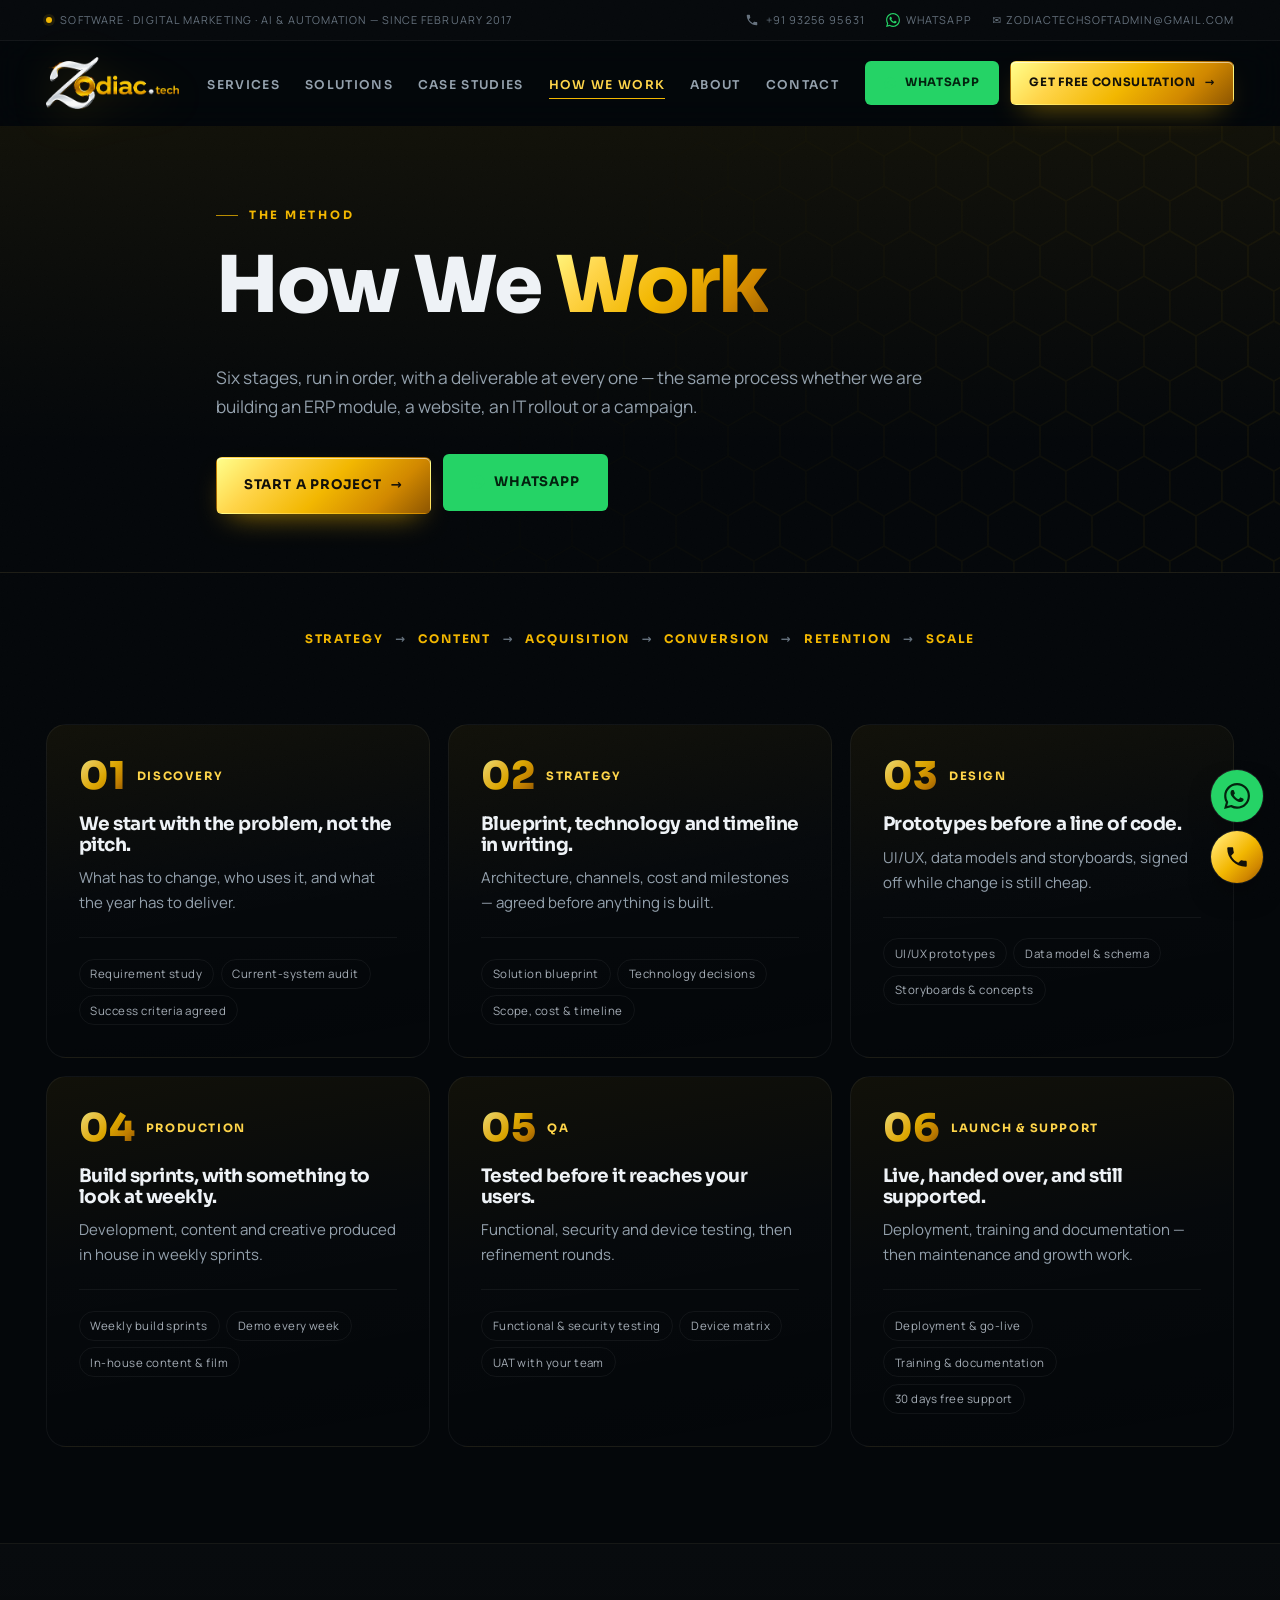
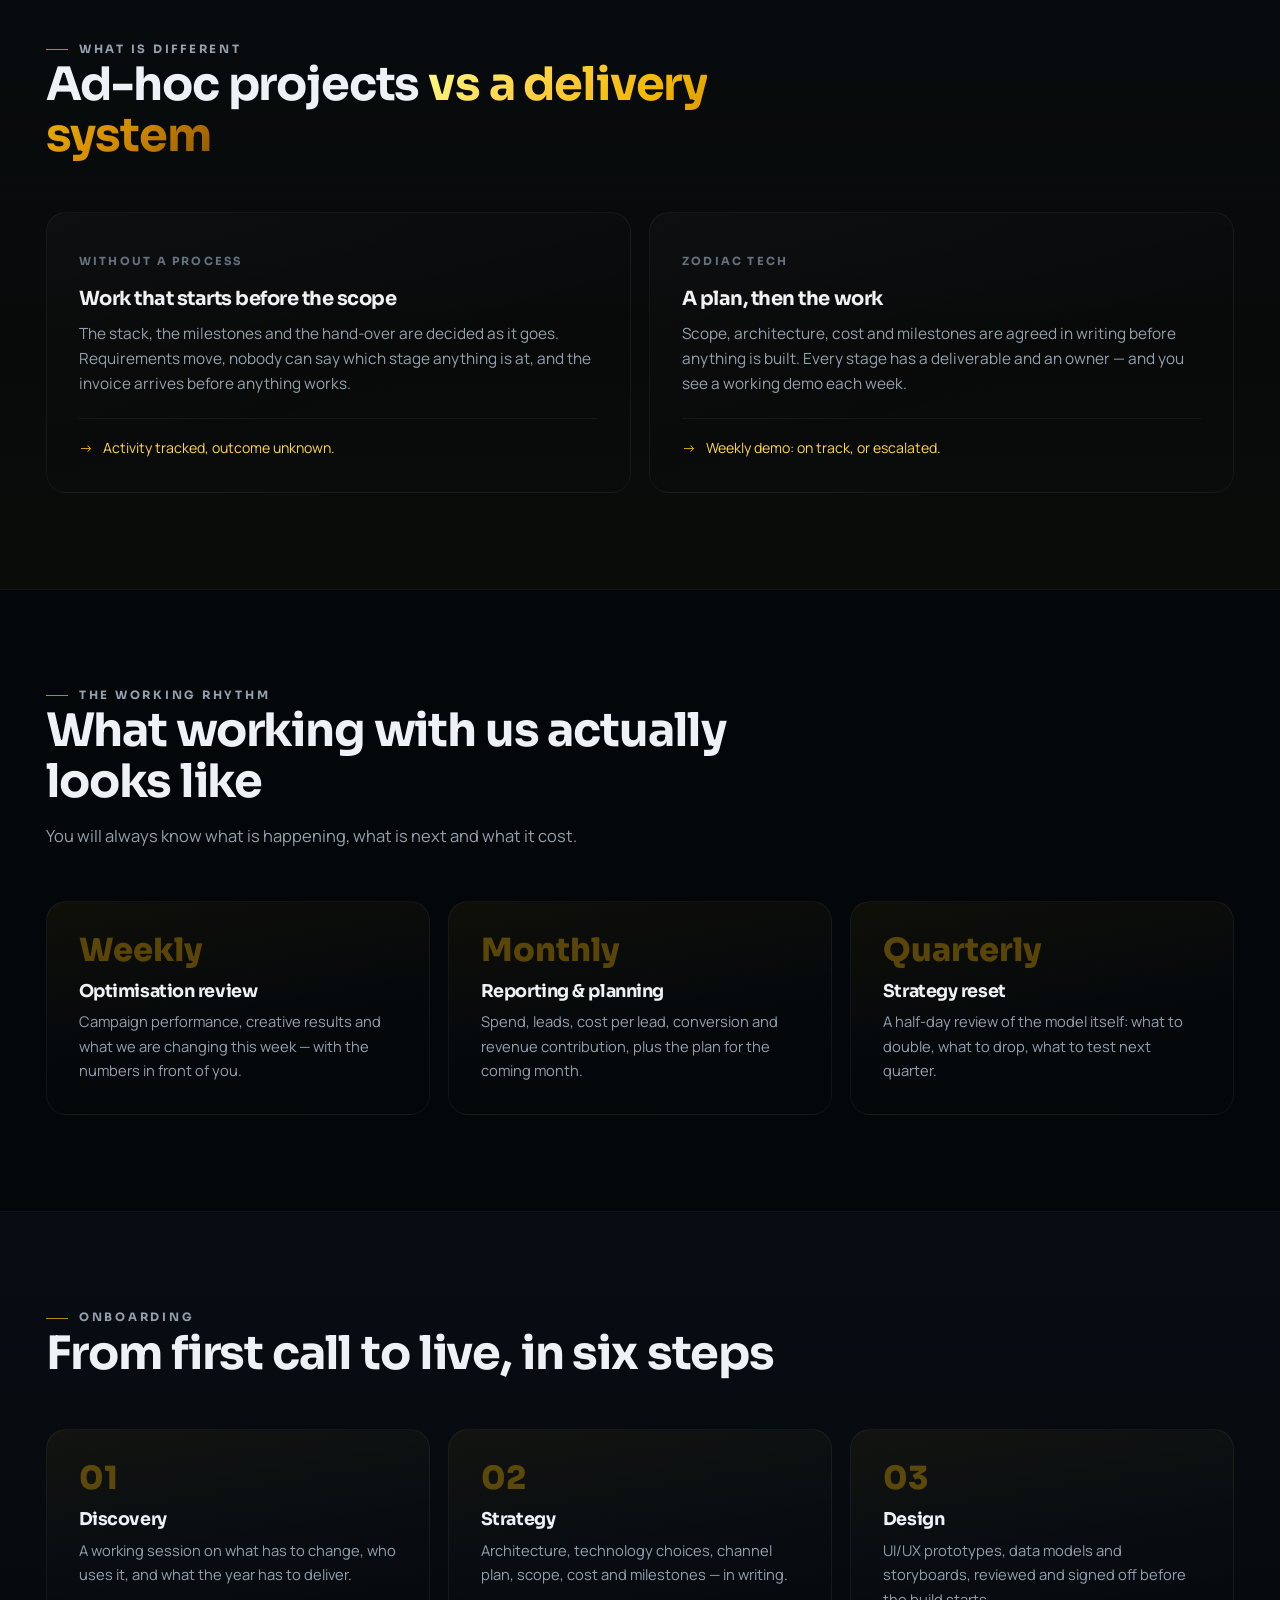
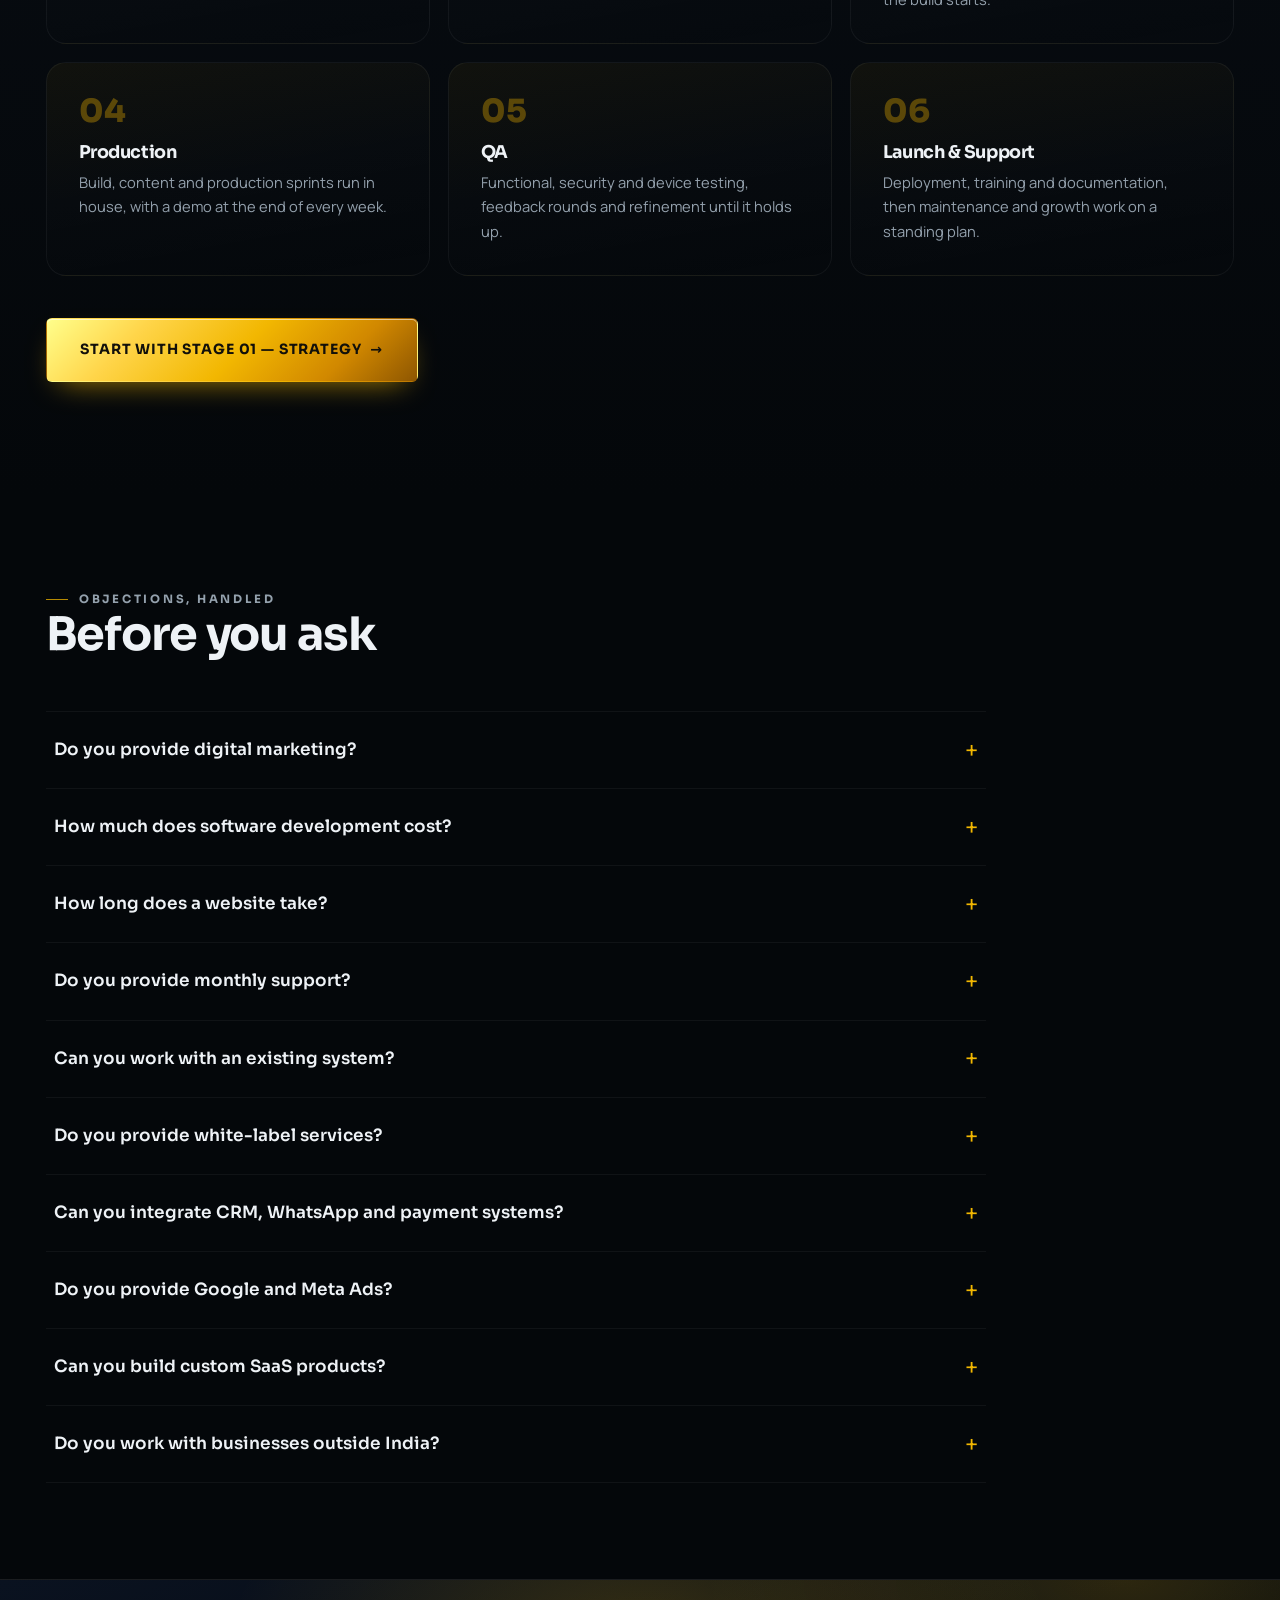
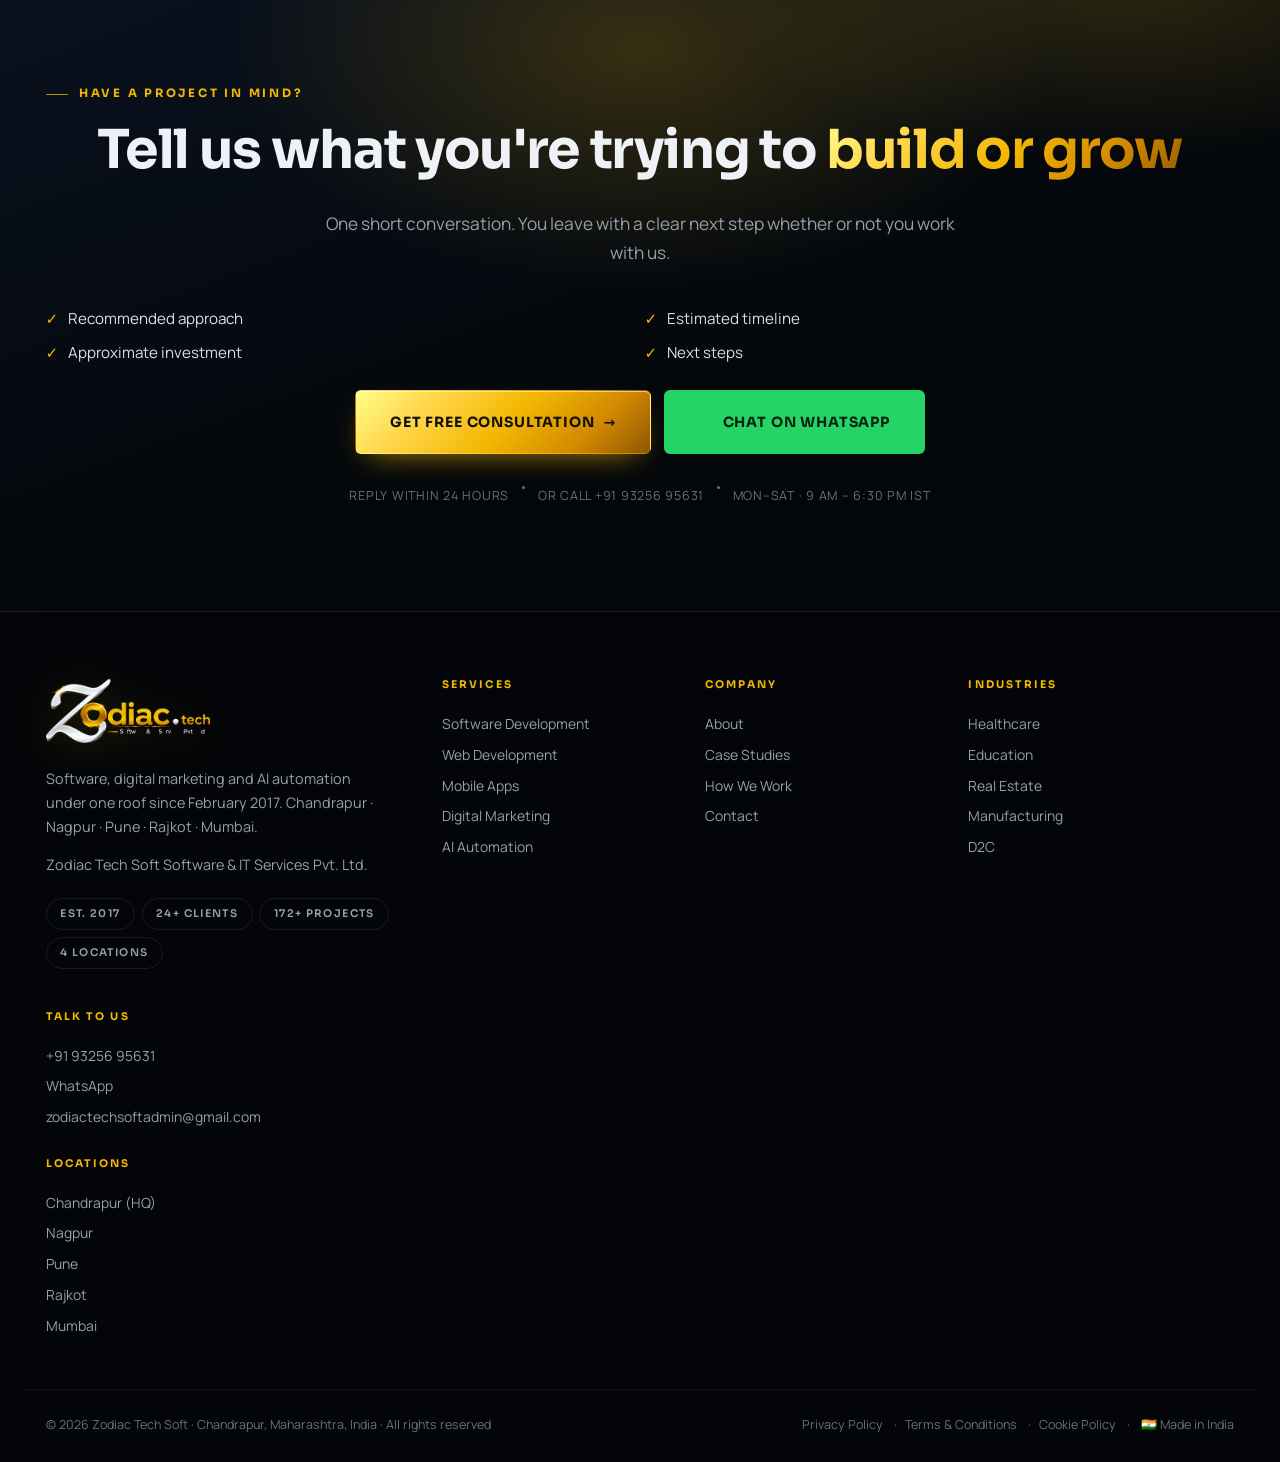
<file: growth-system.html>
<!DOCTYPE html>
<html lang="en" class="no-js">
<head>
<script>document.documentElement.className = 'js';</script>
<meta charset="utf-8">
<meta name="viewport" content="width=device-width, initial-scale=1">
<title>How We Work — Six Delivery Stages, Discovery to Support | Zodiac Tech Soft</title>
<meta name="description" content="Discovery, Strategy, Design, Production, QA &amp; Review, Launch &amp; Support — the same six-stage delivery process for software, websites, IT infrastructure and digital marketing.">
<meta name="theme-color" content="#04070a">
<link rel="canonical" href="https://zodiactechsoft.in/growth-system.html">
<meta property="og:title" content="How We Work — Six Delivery Stages, Discovery to Support | Zodiac Tech Soft">
<meta property="og:description" content="Discovery, Strategy, Design, Production, QA &amp; Review, Launch &amp; Support — the same six-stage delivery process for software, websites, IT infrastructure and digital marketing.">
<meta property="og:type" content="website">
<meta property="og:site_name" content="Zodiac Tech Soft">
<meta name="twitter:card" content="summary_large_image">
<link rel="icon" href="assets/img/favicon.png?v=2a5613c7">
<link rel="apple-touch-icon" href="assets/img/favicon.png?v=2a5613c7">
<link rel="preconnect" href="https://fonts.googleapis.com">
<link rel="preconnect" href="https://fonts.gstatic.com" crossorigin>
<link href="https://fonts.googleapis.com/css2?family=Sora:wght@400;500;600;700;800&family=Manrope:wght@300;400;500;600;700;800&display=swap" rel="stylesheet">
<link rel="stylesheet" href="assets/css/style.css?v=c98b5787">

<!-- organisation schema — real data only -->
<script type="application/ld+json">
{"@context":"https://schema.org","@type":"ProfessionalService","name":"Zodiac Tech Soft Software & IT Services Pvt. Ltd.","alternateName":"Zodiac Tech Soft","foundingDate":"2017-02","description":"Software development, digital marketing and AI automation company. Software, CRM, ERP, web and mobile applications, plus performance marketing for 24+ government and private-sector organisations.","telephone":"+91 93256 95631","email":"zodiactechsoftadmin@gmail.com","url":"https://zodiactechsoft.in/","areaServed":["India"],"address":[{"@type":"PostalAddress","addressLocality":"Chandrapur","addressRegion":"Maharashtra","addressCountry":"IN"},{"@type":"PostalAddress","addressLocality":"Nagpur","addressRegion":"Maharashtra","addressCountry":"IN"},{"@type":"PostalAddress","addressLocality":"Pune","addressRegion":"Maharashtra","addressCountry":"IN"},{"@type":"PostalAddress","addressLocality":"Rajkot","addressRegion":"Maharashtra","addressCountry":"IN"},{"@type":"PostalAddress","addressLocality":"Mumbai","addressRegion":"Maharashtra","addressCountry":"IN"}],"contactPoint":[{"@type":"ContactPoint","telephone":"+91 93256 95631","contactType":"sales","availableLanguage":["en","hi","mr"]}]}</script>

<script>
window.dataLayer = window.dataLayer || [];
window.ZODIAC_ANALYTICS = {"ga4":"","gtm":"","meta_pixel":"","currency":"INR"};
</script>


</head>
<body>

<!-- icon sprite — the real WhatsApp brand glyph + a phone handset, defined once per page -->
<svg class="svg-sprite" width="0" height="0" aria-hidden="true" focusable="false" style="position:absolute">
  <symbol id="ico-wa" viewBox="0 0 24 24"><path d="M17.472 14.382c-.297-.149-1.758-.867-2.03-.967-.273-.099-.471-.148-.67.15-.197.297-.767.966-.94 1.164-.173.199-.347.223-.644.075-.297-.15-1.255-.463-2.39-1.475-.883-.788-1.48-1.761-1.653-2.059-.173-.297-.018-.458.13-.606.134-.133.298-.347.446-.52.149-.174.198-.298.298-.497.099-.198.05-.371-.025-.52-.075-.149-.669-1.612-.916-2.207-.242-.579-.487-.5-.669-.51-.173-.008-.371-.01-.57-.01-.198 0-.52.074-.792.372-.272.297-1.04 1.016-1.04 2.479 0 1.462 1.065 2.875 1.213 3.074.149.198 2.096 3.2 5.077 4.487.709.306 1.262.489 1.694.625.712.227 1.36.195 1.871.118.571-.085 1.758-.719 2.006-1.413.248-.694.248-1.289.173-1.413-.074-.124-.272-.198-.57-.347m-5.421 7.403h-.004a9.87 9.87 0 01-5.031-1.378l-.361-.214-3.741.982.998-3.648-.235-.374a9.86 9.86 0 01-1.51-5.26c.001-5.45 4.436-9.884 9.888-9.884 2.64 0 5.122 1.03 6.988 2.898a9.825 9.825 0 012.893 6.994c-.003 5.45-4.437 9.884-9.885 9.884m8.413-18.297A11.815 11.815 0 0012.05 0C5.495 0 .16 5.335.157 11.892c0 2.096.547 4.142 1.588 5.945L.057 24l6.305-1.654a11.882 11.882 0 005.683 1.448h.005c6.554 0 11.89-5.335 11.893-11.893a11.821 11.821 0 00-3.48-8.413Z"/></symbol>
  <symbol id="ico-phone" viewBox="0 0 24 24"><path d="M6.62 10.79c1.44 2.83 3.76 5.14 6.59 6.59l2.2-2.2c.27-.27.67-.36 1.02-.24 1.12.37 2.33.57 3.57.57.55 0 1 .45 1 1V20c0 .55-.45 1-1 1-9.39 0-17-7.61-17-17 0-.55.45-1 1-1h3.5c.55 0 1 .45 1 1 0 1.25.2 2.45.57 3.57.11.35.03.74-.25 1.02l-2.2 2.2z"/></symbol></svg>

<a class="skip" href="#main">Skip to content</a>
<div class="scroll-progress" aria-hidden="true"><span></span></div>
<div class="page-grain" aria-hidden="true"></div>

<div class="topbar">
  <div class="wrap topbar__in">
    <span class="topbar__brand">
      <span class="live-dot" aria-hidden="true"></span>
      Software · Digital marketing · AI &amp; automation — since February 2017    </span>
    <span class="topbar__right">
      <a href="tel:+919325695631" class="topbar__wa"  data-track="phone_click" data-track-location="topbar"><svg class="ico" aria-hidden="true"><use href="#ico-phone"/></svg> +91 93256 95631</a>
      <a href="https://wa.me/919325695631?text=Hi%20Zodiac%20Tech%20%E2%80%94%20I%20would%20like%20a%20free%20consultation.%20My%20requirement%3A%20" target="_blank" rel="noopener" class="topbar__wa"  data-track="whatsapp_click" data-track-location="topbar"><svg class="ico ico--wa" aria-hidden="true"><use href="#ico-wa"/></svg> WhatsApp</a>
      <a href="mailto:zodiactechsoftadmin@gmail.com">✉ zodiactechsoftadmin@gmail.com</a>
    </span>
  </div>
</div>

<header class="site-head" id="siteHead">
  <div class="wrap site-head__in">
    <a class="brand" href="index.html" aria-label="Zodiac Tech Soft — home">
      <img class="brand__img" src="assets/img/logo-primary.png?v=027e3d1a" alt="Zodiac Tech Soft — Software · Digital Marketing · AI &amp; Automation" width="220" height="52">
    </a>

    <input type="checkbox" id="navtoggle" class="navtoggle" hidden>
    <label for="navtoggle" class="burger" aria-label="Menu"><span></span><span></span><span></span></label>

    <nav class="nav" aria-label="Main">
      <ul>
                  <li>
            <a href="services.html">
              Services            </a>
          </li>
                  <li>
            <a href="solutions.html">
              Solutions            </a>
          </li>
                  <li>
            <a href="case-studies.html">
              Case Studies            </a>
          </li>
                  <li>
            <a href="growth-system.html" class="is-active" aria-current="page">
              How We Work            </a>
          </li>
                  <li>
            <a href="about.html">
              About            </a>
          </li>
                  <li>
            <a href="contact.html">
              Contact            </a>
          </li>
              </ul>
      <div class="nav__act">
        <a class="btn btn--wa btn--sm" href="https://wa.me/919325695631?text=Hi%20Zodiac%20Tech%20%E2%80%94%20I%20would%20like%20a%20free%20consultation.%20My%20requirement%3A%20" target="_blank" rel="noopener"  data-track="whatsapp_click" data-track-location="header">
          <svg class="ico ico--wa" aria-hidden="true"><use href="#ico-wa"/></svg> WhatsApp
        </a>
        <a class="btn btn--gold btn--sm" href="contact.html#start" data-modal="consult"  data-track="cta_click" data-track-location="header" data-track-label="consultation">
          Get Free Consultation <span aria-hidden="true">→</span>
        </a>
      </div>
    </nav>
  </div>
</header>

<section class="pagehead">
  <div class="pagehead__hex" aria-hidden="true"></div>
  <div class="wrap pagehead__in reveal">
    <p class="kicker">THE METHOD</p>    <h1>How We <span class="gold-text">Work</span></h1>
    <p class="lede">Six stages, run in order, with a deliverable at every one — the same process whether we are building an ERP module, a website, an IT rollout or a campaign.</p>          <div class="pagehead__cta">
        <a class="btn btn--gold" href="contact.html" data-modal="consult"  data-track="cta_click" data-track-location="pagehead" data-track-label="Start a Project">Start a Project <span aria-hidden="true">→</span></a>
        <a class="btn btn--wa" href="https://wa.me/919325695631?text=Hi%20Zodiac%20Tech%20%E2%80%94%20I%20would%20like%20a%20free%20consultation.%20My%20requirement%3A%20" target="_blank" rel="noopener"  data-track="whatsapp_click" data-track-location="pagehead"><svg class="ico ico--wa" aria-hidden="true"><use href="#ico-wa"/></svg> WhatsApp</a>
      </div>
      </div>
</section>

<main id="main">

<!-- ============================ the chain ============================ -->
<section class="sec sec--tight">
  <div class="wrap reveal">
    <div class="syschain" style="margin-top:0">
      <b>Strategy</b><i>→</i><b>Content</b><i>→</i><b>Acquisition</b><i>→</i><b>Conversion</b><i>→</i><b>Retention</b><i>→</i><b>Scale</b>
    </div>
  </div>
</section>

<!-- ============================ stages in depth ============================ -->
<section class="sec" style="padding-top:1rem">
  <div class="wrap">
    <div class="system">
              <article class="syscard reveal" data-d="0">
          <div class="syscard__top">
            <span class="syscard__no">01</span>
            <span class="syscard__name">Discovery</span>
          </div>
          <h3>We start with the problem, not the pitch.</h3>
          <p>What has to change, who uses it, and what the year has to deliver.</p>
          <div class="syscard__gets">
            <span>Requirement study</span><span>Current-system audit</span><span>Success criteria agreed</span>          </div>
        </article>
              <article class="syscard reveal" data-d="1">
          <div class="syscard__top">
            <span class="syscard__no">02</span>
            <span class="syscard__name">Strategy</span>
          </div>
          <h3>Blueprint, technology and timeline in writing.</h3>
          <p>Architecture, channels, cost and milestones — agreed before anything is built.</p>
          <div class="syscard__gets">
            <span>Solution blueprint</span><span>Technology decisions</span><span>Scope, cost &amp; timeline</span>          </div>
        </article>
              <article class="syscard reveal" data-d="2">
          <div class="syscard__top">
            <span class="syscard__no">03</span>
            <span class="syscard__name">Design</span>
          </div>
          <h3>Prototypes before a line of code.</h3>
          <p>UI/UX, data models and storyboards, signed off while change is still cheap.</p>
          <div class="syscard__gets">
            <span>UI/UX prototypes</span><span>Data model &amp; schema</span><span>Storyboards &amp; concepts</span>          </div>
        </article>
              <article class="syscard reveal" data-d="0">
          <div class="syscard__top">
            <span class="syscard__no">04</span>
            <span class="syscard__name">Production</span>
          </div>
          <h3>Build sprints, with something to look at weekly.</h3>
          <p>Development, content and creative produced in house in weekly sprints.</p>
          <div class="syscard__gets">
            <span>Weekly build sprints</span><span>Demo every week</span><span>In-house content &amp; film</span>          </div>
        </article>
              <article class="syscard reveal" data-d="1">
          <div class="syscard__top">
            <span class="syscard__no">05</span>
            <span class="syscard__name">QA</span>
          </div>
          <h3>Tested before it reaches your users.</h3>
          <p>Functional, security and device testing, then refinement rounds.</p>
          <div class="syscard__gets">
            <span>Functional &amp; security testing</span><span>Device matrix</span><span>UAT with your team</span>          </div>
        </article>
              <article class="syscard reveal" data-d="2">
          <div class="syscard__top">
            <span class="syscard__no">06</span>
            <span class="syscard__name">Launch &amp; Support</span>
          </div>
          <h3>Live, handed over, and still supported.</h3>
          <p>Deployment, training and documentation — then maintenance and growth work.</p>
          <div class="syscard__gets">
            <span>Deployment &amp; go-live</span><span>Training &amp; documentation</span><span>30 days free support</span>          </div>
        </article>
          </div>
  </div>
</section>

<!-- ============================ what changes ============================ -->
<section class="sec sec--alt" id="difference">
  <div class="wrap">
    <div class="sec__head reveal">
      <p class="kicker">WHAT IS DIFFERENT</p>
      <h2>Ad-hoc projects <span class="gold-text">vs a delivery system</span></h2>
    </div>
    <div class="pain">
      <article class="paincard reveal">
        <span class="paincard__no">WITHOUT A PROCESS</span>
        <h3>Work that starts before the scope</h3>
        <p>The stack, the milestones and the hand-over are decided as it goes. Requirements move, nobody can say which stage anything is at, and the invoice arrives before anything works.</p>
        <div class="paincard__fix"><span>Activity tracked, outcome unknown.</span></div>
      </article>
      <article class="paincard reveal" data-d="1">
        <span class="paincard__no">ZODIAC TECH</span>
        <h3>A plan, then the work</h3>
        <p>Scope, architecture, cost and milestones are agreed in writing before anything is built. Every stage has a deliverable and an owner — and you see a working demo each week.</p>
        <div class="paincard__fix"><span>Weekly demo: on track, or escalated.</span></div>
      </article>
    </div>
  </div>
</section>

<!-- ============================ rhythm ============================ -->
<section class="sec" id="rhythm">
  <div class="wrap">
    <div class="sec__head reveal">
      <p class="kicker">THE WORKING RHYTHM</p>
      <h2>What working with us actually looks like</h2>
      <p>You will always know what is happening, what is next and what it cost.</p>
    </div>
    <div class="steps">
      <article class="step reveal">
        <div class="step__no">Weekly</div>
        <h3>Optimisation review</h3>
        <p>Campaign performance, creative results and what we are changing this week — with the numbers in front of you.</p>
      </article>
      <article class="step reveal">
        <div class="step__no">Monthly</div>
        <h3>Reporting &amp; planning</h3>
        <p>Spend, leads, cost per lead, conversion and revenue contribution, plus the plan for the coming month.</p>
      </article>
      <article class="step reveal">
        <div class="step__no">Quarterly</div>
        <h3>Strategy reset</h3>
        <p>A half-day review of the model itself: what to double, what to drop, what to test next quarter.</p>
      </article>
    </div>
  </div>
</section>

<!-- ============================ process ============================ -->
<section class="sec sec--deep" id="process">
  <div class="wrap">
    <div class="sec__head reveal">
      <p class="kicker">ONBOARDING</p>
      <h2>From first call to live, in six steps</h2>
    </div>
    <div class="steps">
              <article class="step reveal">
          <div class="step__no">01</div>
          <h3>Discovery</h3>
          <p>A working session on what has to change, who uses it, and what the year has to deliver.</p>
        </article>
              <article class="step reveal">
          <div class="step__no">02</div>
          <h3>Strategy</h3>
          <p>Architecture, technology choices, channel plan, scope, cost and milestones — in writing.</p>
        </article>
              <article class="step reveal">
          <div class="step__no">03</div>
          <h3>Design</h3>
          <p>UI/UX prototypes, data models and storyboards, reviewed and signed off before the build starts.</p>
        </article>
              <article class="step reveal">
          <div class="step__no">04</div>
          <h3>Production</h3>
          <p>Build, content and production sprints run in house, with a demo at the end of every week.</p>
        </article>
              <article class="step reveal">
          <div class="step__no">05</div>
          <h3>QA</h3>
          <p>Functional, security and device testing, feedback rounds and refinement until it holds up.</p>
        </article>
              <article class="step reveal">
          <div class="step__no">06</div>
          <h3>Launch &amp; Support</h3>
          <p>Deployment, training and documentation, then maintenance and growth work on a standing plan.</p>
        </article>
          </div>
    <p style="margin-top:2.6rem" class="reveal">
      <a class="btn btn--gold btn--lg" href="contact.html" data-cta="system-foot">Start with Stage 01 — Strategy <span aria-hidden="true">→</span></a>
    </p>
  </div>
</section>

<!-- ============================ faq ============================ -->
<section class="sec" id="faq">
  <div class="wrap">
    <div class="sec__head reveal">
      <p class="kicker">OBJECTIONS, HANDLED</p>
      <h2>Before you ask</h2>
    </div>
    <div class="faq reveal">
              <details>
          <summary>Do you provide digital marketing?</summary>
          <p class="faq__a">Yes. We provide performance marketing, SEO, social media, content and conversion-focused campaigns. We can also connect marketing with websites, CRM and automation so leads don&#039;t get lost after they arrive.</p>
        </details>
              <details>
          <summary>How much does software development cost?</summary>
          <p class="faq__a">It depends on scope — a CRM module and a multi-tenant SaaS product are not the same build. Send the requirement and you get an itemised quote within 24 hours: fixed price where the scope is clear, retainer or time-and-material where it has to move.</p>
        </details>
              <details>
          <summary>How long does a website take?</summary>
          <p class="faq__a">A focused business website runs 3–5 weeks. Larger portals, e-commerce and multi-language builds take longer. Every proposal carries a schedule with weekly milestones, and you see a working demo each week.</p>
        </details>
              <details>
          <summary>Do you provide monthly support?</summary>
          <p class="faq__a">Yes — annual maintenance contracts and retainers covering hosting, monitoring, security updates, backups and fixes, plus ongoing development and campaign work. Every project also includes 30 days of free post-launch support.</p>
        </details>
              <details>
          <summary>Can you work with an existing system?</summary>
          <p class="faq__a">Yes. We integrate with what you already run rather than forcing a rebuild: legacy databases, ERP, payment gateways, WhatsApp and government portals. If replacing something is the better call, we will say so and show you why.</p>
        </details>
              <details>
          <summary>Do you provide white-label services?</summary>
          <p class="faq__a">Yes. A large share of our 172+ completed projects was white-label delivery for agencies and consultancies — software, apps, websites, film and 3D production under the partner&#039;s brand. We work to NDAs as standard.</p>
        </details>
              <details>
          <summary>Can you integrate CRM, WhatsApp and payment systems?</summary>
          <p class="faq__a">Yes. That combination is where most lead leakage gets fixed: enquiry captured in the CRM, acknowledged on WhatsApp in seconds, payment collected and reconciled without manual entry.</p>
        </details>
              <details>
          <summary>Do you provide Google and Meta Ads?</summary>
          <p class="faq__a">Yes — campaign structure, creative, landing pages and conversion tracking, run as one system. We report on enquiries and cost per enquiry, not impressions.</p>
        </details>
              <details>
          <summary>Can you build custom SaaS products?</summary>
          <p class="faq__a">Yes. Multi-tenant architecture, subscription billing, admin control and role-based access — built to be handed over, not rented from us.</p>
        </details>
              <details>
          <summary>Do you work with businesses outside India?</summary>
          <p class="faq__a">Yes. We work with clients across India and internationally. Five offices — Chandrapur, Nagpur, Pune, Rajkot and Mumbai — make in-person reviews a short drive for most of central and western India.</p>
        </details>
          </div>
  </div>
</section>

</main>

<!-- ============================ final CTA ============================ -->
<section class="finalcta" id="start">
  <div class="finalcta__glow" aria-hidden="true"></div>
  <div class="wrap finalcta__in reveal">
    <p class="kicker">HAVE A PROJECT IN MIND?</p>
    <h2 class="finalcta__h">Tell us what you're trying to <span class="gold-text">build or grow</span></h2>
    <p class="lede finalcta__lede">One short conversation. You leave with a clear next step whether or not you work with us.</p>

    <ul class="magnet__checks">
      <li>Recommended approach</li><li>Estimated timeline</li><li>Approximate investment</li><li>Next steps</li>    </ul>

    <div class="finalcta__btns">
      <a class="btn btn--gold btn--lg" href="contact.html#start" data-modal="consult"  data-track="cta_click" data-track-location="final" data-track-label="consultation">
        Get Free Consultation <span aria-hidden="true">→</span>
      </a>
      <a class="btn btn--wa btn--lg" href="https://wa.me/919325695631?text=Hi%20Zodiac%20Tech%20%E2%80%94%20I%20would%20like%20a%20free%20consultation.%20My%20requirement%3A%20" target="_blank" rel="noopener"  data-track="whatsapp_click" data-track-location="final">
        <svg class="ico ico--wa" aria-hidden="true"><use href="#ico-wa"/></svg> Chat on WhatsApp      </a>
    </div>
    <p class="finalcta__micro">
      <span>Reply within 24 hours</span>
      <span class="dot" aria-hidden="true"></span>
      <span>Or call <a href="tel:+919325695631"  data-track="phone_click" data-track-location="final">+91 93256 95631</a></span>
      <span class="dot" aria-hidden="true"></span>
      <span>Mon–Sat · 9 AM – 6:30 PM IST</span>
    </p>
  </div>
</section>

<!-- ============================ footer ============================ -->
<footer class="site-foot">
  <div class="wrap site-foot__grid">
    <div class="site-foot__brand">
      <img class="brand__img brand__img--foot" src="assets/img/logo-lockup.png?v=170c921e" alt="Zodiac Tech Soft Software &amp; IT Services Pvt. Ltd.">
      <p class="muted">
        Software, digital marketing and AI automation under one roof since February 2017.
        Chandrapur · Nagpur · Pune · Rajkot · Mumbai.
      </p>
      <p class="muted small">Zodiac Tech Soft Software &amp; IT Services Pvt. Ltd.</p>
      <div class="site-foot__badges">
        <span class="chip">Est. 2017</span>
        <span class="chip">24+ Clients</span>
        <span class="chip">172+ Projects</span>
        <span class="chip">4 Locations</span>
      </div>
    </div>

          <div class="site-foot__col">
        <h3>Services</h3>
        <ul>
                      <li><a href="services.html#software">Software Development</a></li>
                      <li><a href="services.html#software">Web Development</a></li>
                      <li><a href="services.html#software">Mobile Apps</a></li>
                      <li><a href="services.html#growth">Digital Marketing</a></li>
                      <li><a href="services.html#automation">AI Automation</a></li>
                  </ul>
      </div>
          <div class="site-foot__col">
        <h3>Company</h3>
        <ul>
                      <li><a href="about.html">About</a></li>
                      <li><a href="case-studies.html">Case Studies</a></li>
                      <li><a href="growth-system.html">How We Work</a></li>
                      <li><a href="contact.html">Contact</a></li>
                  </ul>
      </div>
          <div class="site-foot__col">
        <h3>Industries</h3>
        <ul>
                      <li><a href="solutions.html#industries">Healthcare</a></li>
                      <li><a href="solutions.html#industries">Education</a></li>
                      <li><a href="solutions.html#industries">Real Estate</a></li>
                      <li><a href="solutions.html#industries">Manufacturing</a></li>
                      <li><a href="solutions.html#industries">D2C</a></li>
                  </ul>
      </div>
    
    <div class="site-foot__col">
      <h3>Talk to us</h3>
      <ul>
        <li><a href="tel:+919325695631"  data-track="phone_click" data-track-location="footer">+91 93256 95631</a></li>
        <li><a href="https://wa.me/919325695631?text=Hi%20Zodiac%20Tech%20%E2%80%94%20I%20would%20like%20a%20free%20consultation.%20My%20requirement%3A%20" target="_blank" rel="noopener"  data-track="whatsapp_click" data-track-location="footer">WhatsApp</a></li>
        <li><a href="mailto:zodiactechsoftadmin@gmail.com">zodiactechsoftadmin@gmail.com</a></li>
      </ul>
      <h3 class="mt">Locations</h3>
      <ul>
                  <li>Chandrapur (HQ)</li>
                  <li>Nagpur</li>
                  <li>Pune</li>
                  <li>Rajkot</li>
                  <li>Mumbai</li>
              </ul>
    </div>
  </div>

  <div class="wrap site-foot__bar">
    <p>© 2026 Zodiac Tech Soft · Chandrapur, Maharashtra, India · All rights reserved</p>
    <p class="site-foot__legal">
              <a href="privacy.html">Privacy Policy</a>
              <span class="sep">·</span><a href="terms.html">Terms &amp; Conditions</a>
              <span class="sep">·</span><a href="cookies.html">Cookie Policy</a>
            <span class="sep">·</span>
      <span>🇮🇳 Made in India</span>
    </p>
  </div>
</footer>

<!-- ============================ consultation dialog ============================ -->
<dialog class="modal" id="consultModal" aria-labelledby="consultTitle">
  <div class="modal__card">
    <div class="modal__head">
      <div>
        <p class="kicker">FREE CONSULTATION</p>
        <h3 id="consultTitle">Tell us what you need</h3>
      </div>
      <button type="button" class="modal__close" data-modal-close aria-label="Close">✕</button>
    </div>
    <p class="muted small" style="margin-bottom:1.2rem">
      Four fields. You get a recommended approach, an estimated timeline and an approximate investment —
      within 24 hours, with no obligation.
    </p>

    <form action="/api/lead" class="leadform" method="post" data-static-form="true" data-source="consultation" data-consult-form="true" data-lead novalidate>
      <div class="modal__row">
        <div class="field">
          <label for="cm-name">Name</label>
          <input type="text" id="cm-name" name="name" required autocomplete="name" placeholder="Your name">
        </div>
        <div class="field">
          <label for="cm-phone">Phone / WhatsApp</label>
          <input type="tel" id="cm-phone" name="phone" autocomplete="tel" placeholder="+91 …">
        </div>
      </div>
      <div class="field">
        <label for="cm-email">Email</label>
        <input type="email" id="cm-email" name="email" required autocomplete="email" placeholder="you@company.com">
      </div>
      <div class="field">
        <label for="cm-goal">Service required</label>
        <select id="cm-goal" name="goal">
          <option value="">Select one…</option>
          <option value="Software Development">Software Development</option><option value="Website">Website</option><option value="Mobile App">Mobile App</option><option value="CRM / ERP">CRM / ERP</option><option value="Digital Marketing">Digital Marketing</option><option value="Google Ads">Google Ads</option><option value="Meta Ads">Meta Ads</option><option value="SEO">SEO</option><option value="AI Automation">AI Automation</option><option value="Other">Other</option>        </select>
      </div>
      <div class="field">
        <label for="cm-msg">What are you trying to build or grow?</label>
        <textarea id="cm-msg" name="message" rows="3" placeholder="A sentence is enough — we will ask the rest on the call."></textarea>
      </div>
      <!-- honeypot -->
      <div class="field" style="position:absolute;left:-9999px" aria-hidden="true">
        <label for="cm-hp">Leave empty</label>
        <input type="text" id="cm-hp" name="hp" tabindex="-1" autocomplete="off">
      </div>
      <button class="btn btn--gold btn--block" type="submit">Request a Consultation <span aria-hidden="true">→</span></button>
      <p class="formnote" data-formnote>We reply within 24 hours. Prefer to talk? <a href="https://wa.me/919325695631?text=Hi%20Zodiac%20Tech%20%E2%80%94%20I%20would%20like%20a%20free%20consultation.%20My%20requirement%3A%20" target="_blank" rel="noopener"  data-track="whatsapp_click" data-track-location="modal">WhatsApp us</a>.</p>
    </form>
  </div>
</dialog>

<!-- ============================ always-reachable contact buttons ============================ -->
<div class="fabbar" role="complementary" aria-label="Contact Zodiac Tech Soft">
  <a class="fab fab--wa" href="https://wa.me/919325695631?text=Hi%20Zodiac%20Tech%20%E2%80%94%20I%20would%20like%20a%20free%20consultation.%20My%20requirement%3A%20" target="_blank" rel="noopener"
      data-track="whatsapp_click" data-track-location="fab" aria-label="Chat with us on WhatsApp — +91 93256 95631">
    <span class="fab__ico" aria-hidden="true"><svg><use href="#ico-wa"/></svg></span>
    <span class="fab__label">WhatsApp us</span>
  </a>
  <a class="fab fab--call" href="tel:+919325695631"  data-track="phone_click" data-track-location="fab"     aria-label="Call Zodiac Tech Soft on +91 93256 95631">
    <span class="fab__ico" aria-hidden="true"><svg><use href="#ico-phone"/></svg></span>
    <span class="fab__label">Call +91 93256 95631</span>
  </a>
</div>

<a class="mobile-cta" href="contact.html#start" data-modal="consult"  data-track="cta_click" data-track-location="sticky_mobile" data-track-label="consultation">
  Get Free Consultation <span aria-hidden="true">→</span>
</a>

<script src="assets/js/tracking.js?v=59332184" defer></script>
<script src="assets/js/main.js?v=47c2b57c" defer></script>
<script src="assets/js/forms.js?v=fac62490" defer></script>
</body>
</html>
</file>
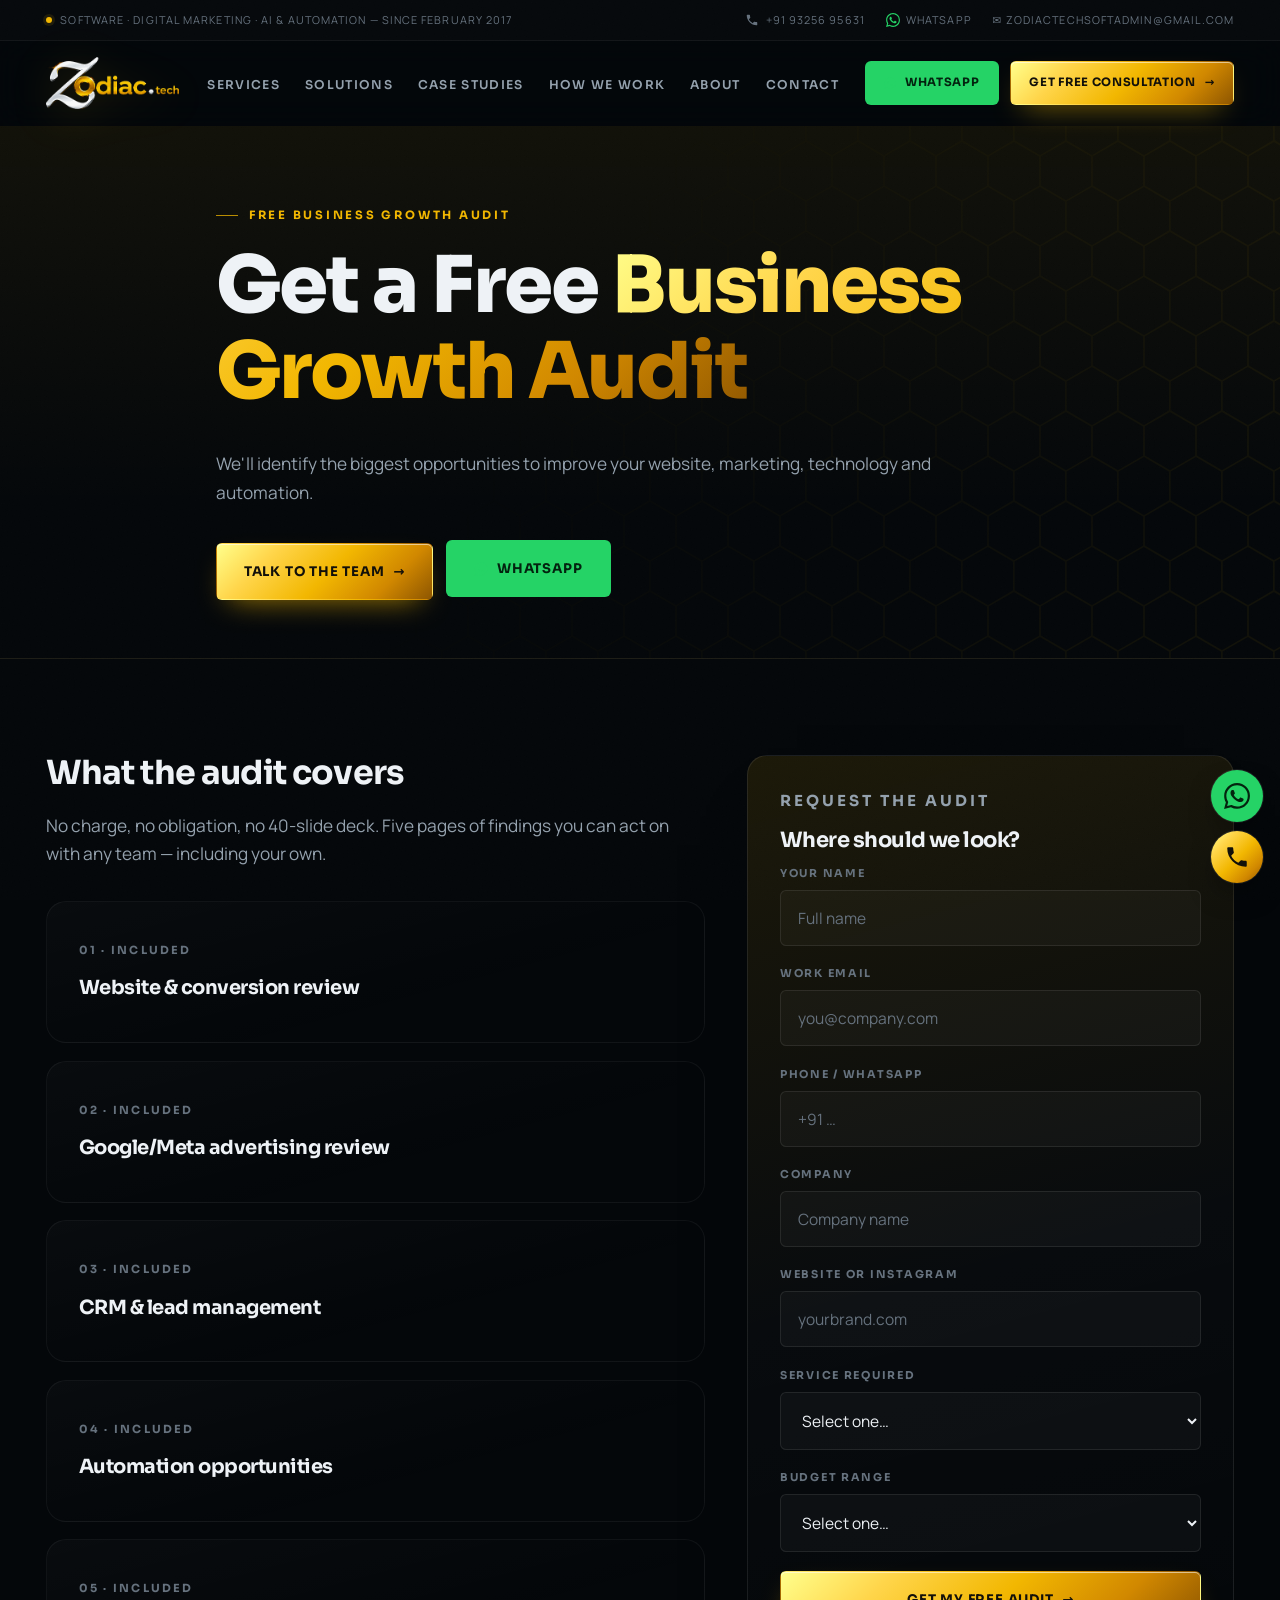
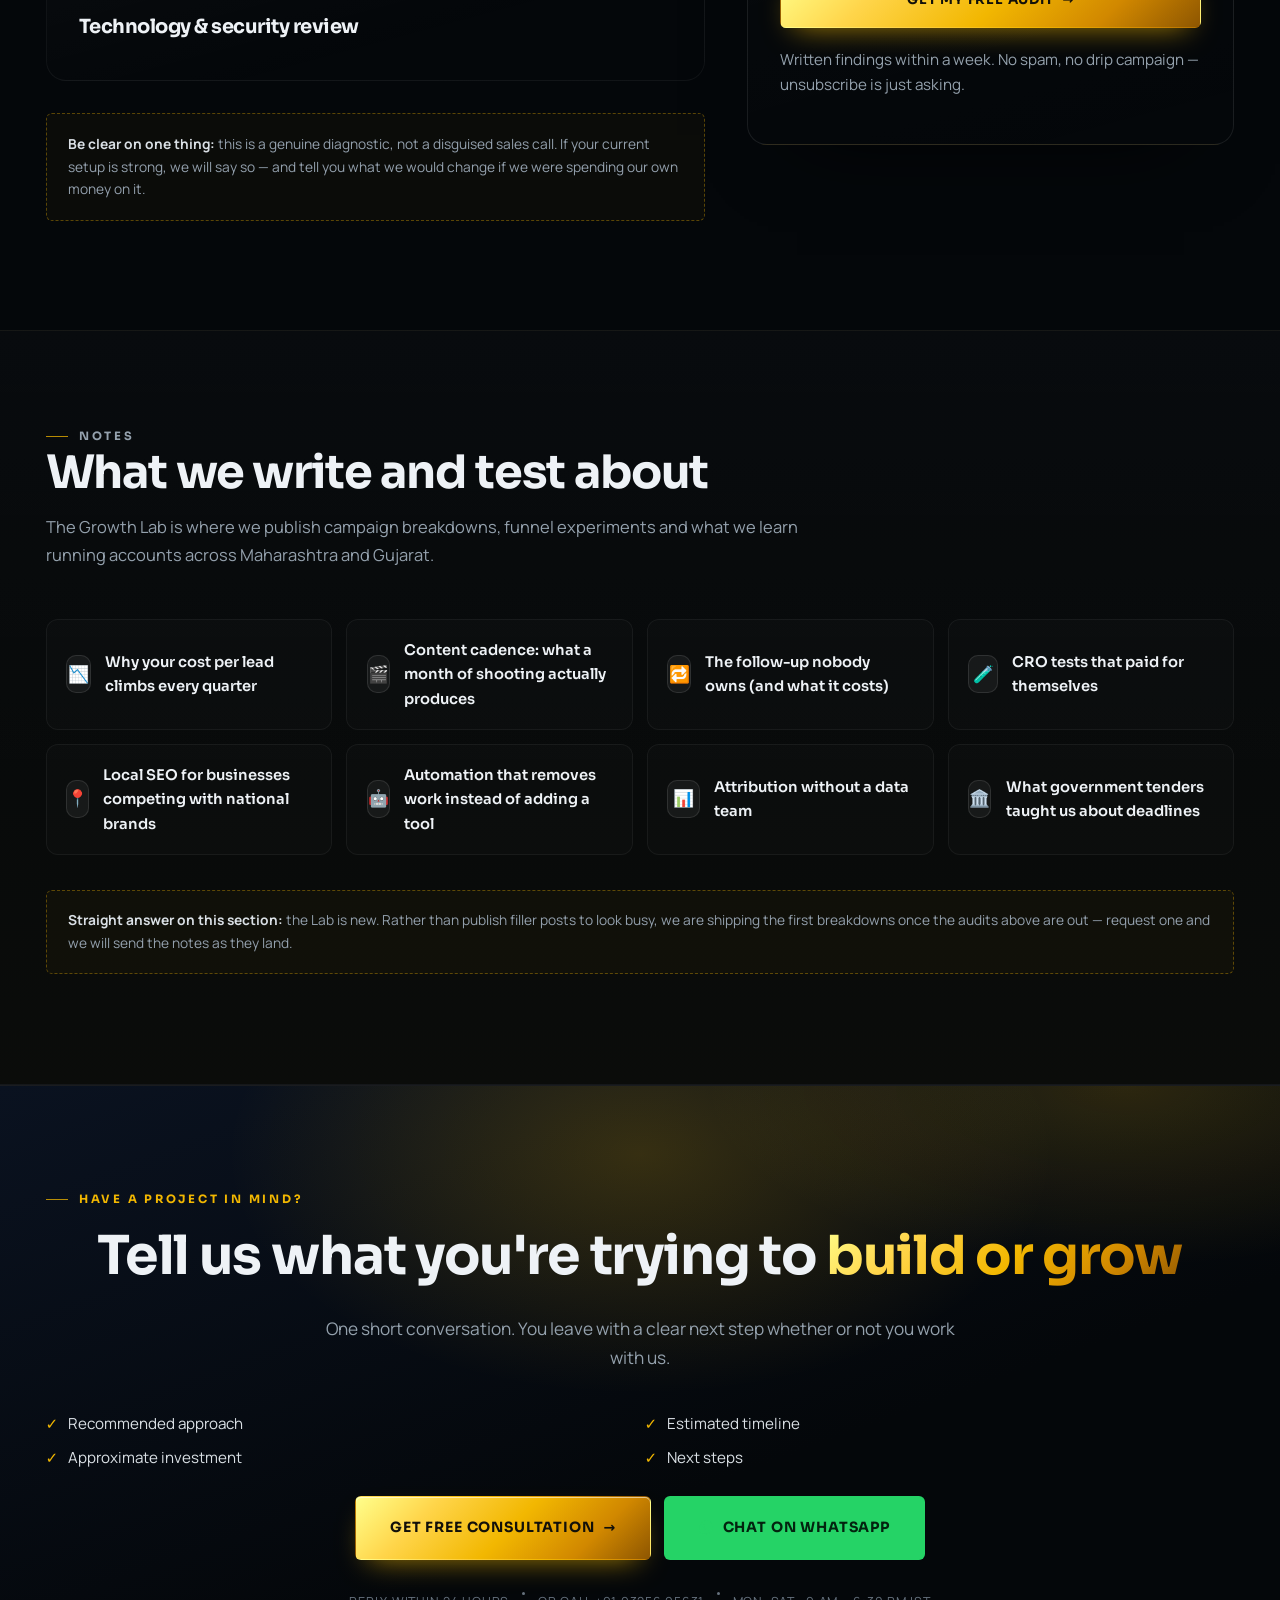
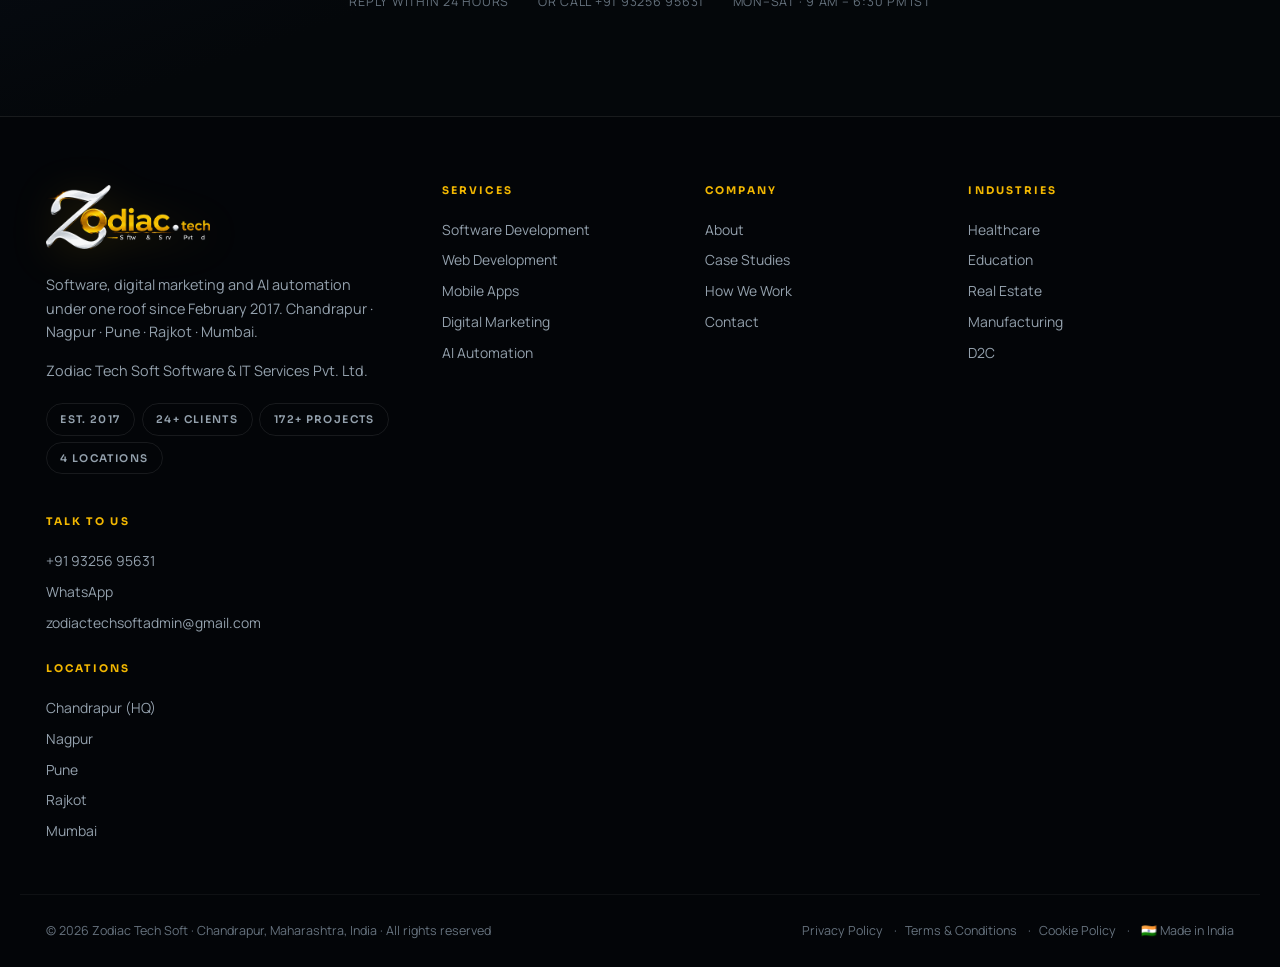
<file: insights.html>
<!DOCTYPE html>
<html lang="en" class="no-js">
<head>
<script>document.documentElement.className = 'js';</script>
<meta charset="utf-8">
<meta name="viewport" content="width=device-width, initial-scale=1">
<title>Free Business Growth Audit — Website, Marketing, CRM &amp; Automation | Zodiac Tech Soft</title>
<meta name="description" content="A free audit of your website, marketing, technology and automation. Written findings within a week, no obligation, and yours to act on with any team — including your own.">
<meta name="theme-color" content="#04070a">
<link rel="canonical" href="https://zodiactechsoft.in/insights.html">
<meta property="og:title" content="Free Business Growth Audit — Website, Marketing, CRM &amp; Automation | Zodiac Tech Soft">
<meta property="og:description" content="A free audit of your website, marketing, technology and automation. Written findings within a week, no obligation, and yours to act on with any team — including your own.">
<meta property="og:type" content="website">
<meta property="og:site_name" content="Zodiac Tech Soft">
<meta name="twitter:card" content="summary_large_image">
<link rel="icon" href="assets/img/favicon.png?v=2a5613c7">
<link rel="apple-touch-icon" href="assets/img/favicon.png?v=2a5613c7">
<link rel="preconnect" href="https://fonts.googleapis.com">
<link rel="preconnect" href="https://fonts.gstatic.com" crossorigin>
<link href="https://fonts.googleapis.com/css2?family=Sora:wght@400;500;600;700;800&family=Manrope:wght@300;400;500;600;700;800&display=swap" rel="stylesheet">
<link rel="stylesheet" href="assets/css/style.css?v=c98b5787">

<!-- organisation schema — real data only -->
<script type="application/ld+json">
{"@context":"https://schema.org","@type":"ProfessionalService","name":"Zodiac Tech Soft Software & IT Services Pvt. Ltd.","alternateName":"Zodiac Tech Soft","foundingDate":"2017-02","description":"Software development, digital marketing and AI automation company. Software, CRM, ERP, web and mobile applications, plus performance marketing for 24+ government and private-sector organisations.","telephone":"+91 93256 95631","email":"zodiactechsoftadmin@gmail.com","url":"https://zodiactechsoft.in/","areaServed":["India"],"address":[{"@type":"PostalAddress","addressLocality":"Chandrapur","addressRegion":"Maharashtra","addressCountry":"IN"},{"@type":"PostalAddress","addressLocality":"Nagpur","addressRegion":"Maharashtra","addressCountry":"IN"},{"@type":"PostalAddress","addressLocality":"Pune","addressRegion":"Maharashtra","addressCountry":"IN"},{"@type":"PostalAddress","addressLocality":"Rajkot","addressRegion":"Maharashtra","addressCountry":"IN"},{"@type":"PostalAddress","addressLocality":"Mumbai","addressRegion":"Maharashtra","addressCountry":"IN"}],"contactPoint":[{"@type":"ContactPoint","telephone":"+91 93256 95631","contactType":"sales","availableLanguage":["en","hi","mr"]}]}</script>

<script>
window.dataLayer = window.dataLayer || [];
window.ZODIAC_ANALYTICS = {"ga4":"","gtm":"","meta_pixel":"","currency":"INR"};
</script>


</head>
<body>

<!-- icon sprite — the real WhatsApp brand glyph + a phone handset, defined once per page -->
<svg class="svg-sprite" width="0" height="0" aria-hidden="true" focusable="false" style="position:absolute">
  <symbol id="ico-wa" viewBox="0 0 24 24"><path d="M17.472 14.382c-.297-.149-1.758-.867-2.03-.967-.273-.099-.471-.148-.67.15-.197.297-.767.966-.94 1.164-.173.199-.347.223-.644.075-.297-.15-1.255-.463-2.39-1.475-.883-.788-1.48-1.761-1.653-2.059-.173-.297-.018-.458.13-.606.134-.133.298-.347.446-.52.149-.174.198-.298.298-.497.099-.198.05-.371-.025-.52-.075-.149-.669-1.612-.916-2.207-.242-.579-.487-.5-.669-.51-.173-.008-.371-.01-.57-.01-.198 0-.52.074-.792.372-.272.297-1.04 1.016-1.04 2.479 0 1.462 1.065 2.875 1.213 3.074.149.198 2.096 3.2 5.077 4.487.709.306 1.262.489 1.694.625.712.227 1.36.195 1.871.118.571-.085 1.758-.719 2.006-1.413.248-.694.248-1.289.173-1.413-.074-.124-.272-.198-.57-.347m-5.421 7.403h-.004a9.87 9.87 0 01-5.031-1.378l-.361-.214-3.741.982.998-3.648-.235-.374a9.86 9.86 0 01-1.51-5.26c.001-5.45 4.436-9.884 9.888-9.884 2.64 0 5.122 1.03 6.988 2.898a9.825 9.825 0 012.893 6.994c-.003 5.45-4.437 9.884-9.885 9.884m8.413-18.297A11.815 11.815 0 0012.05 0C5.495 0 .16 5.335.157 11.892c0 2.096.547 4.142 1.588 5.945L.057 24l6.305-1.654a11.882 11.882 0 005.683 1.448h.005c6.554 0 11.89-5.335 11.893-11.893a11.821 11.821 0 00-3.48-8.413Z"/></symbol>
  <symbol id="ico-phone" viewBox="0 0 24 24"><path d="M6.62 10.79c1.44 2.83 3.76 5.14 6.59 6.59l2.2-2.2c.27-.27.67-.36 1.02-.24 1.12.37 2.33.57 3.57.57.55 0 1 .45 1 1V20c0 .55-.45 1-1 1-9.39 0-17-7.61-17-17 0-.55.45-1 1-1h3.5c.55 0 1 .45 1 1 0 1.25.2 2.45.57 3.57.11.35.03.74-.25 1.02l-2.2 2.2z"/></symbol></svg>

<a class="skip" href="#main">Skip to content</a>
<div class="scroll-progress" aria-hidden="true"><span></span></div>
<div class="page-grain" aria-hidden="true"></div>

<div class="topbar">
  <div class="wrap topbar__in">
    <span class="topbar__brand">
      <span class="live-dot" aria-hidden="true"></span>
      Software · Digital marketing · AI &amp; automation — since February 2017    </span>
    <span class="topbar__right">
      <a href="tel:+919325695631" class="topbar__wa"  data-track="phone_click" data-track-location="topbar"><svg class="ico" aria-hidden="true"><use href="#ico-phone"/></svg> +91 93256 95631</a>
      <a href="https://wa.me/919325695631?text=Hi%20Zodiac%20Tech%20%E2%80%94%20I%20would%20like%20a%20free%20consultation.%20My%20requirement%3A%20" target="_blank" rel="noopener" class="topbar__wa"  data-track="whatsapp_click" data-track-location="topbar"><svg class="ico ico--wa" aria-hidden="true"><use href="#ico-wa"/></svg> WhatsApp</a>
      <a href="mailto:zodiactechsoftadmin@gmail.com">✉ zodiactechsoftadmin@gmail.com</a>
    </span>
  </div>
</div>

<header class="site-head" id="siteHead">
  <div class="wrap site-head__in">
    <a class="brand" href="index.html" aria-label="Zodiac Tech Soft — home">
      <img class="brand__img" src="assets/img/logo-primary.png?v=027e3d1a" alt="Zodiac Tech Soft — Software · Digital Marketing · AI &amp; Automation" width="220" height="52">
    </a>

    <input type="checkbox" id="navtoggle" class="navtoggle" hidden>
    <label for="navtoggle" class="burger" aria-label="Menu"><span></span><span></span><span></span></label>

    <nav class="nav" aria-label="Main">
      <ul>
                  <li>
            <a href="services.html">
              Services            </a>
          </li>
                  <li>
            <a href="solutions.html">
              Solutions            </a>
          </li>
                  <li>
            <a href="case-studies.html">
              Case Studies            </a>
          </li>
                  <li>
            <a href="growth-system.html">
              How We Work            </a>
          </li>
                  <li>
            <a href="about.html">
              About            </a>
          </li>
                  <li>
            <a href="contact.html">
              Contact            </a>
          </li>
              </ul>
      <div class="nav__act">
        <a class="btn btn--wa btn--sm" href="https://wa.me/919325695631?text=Hi%20Zodiac%20Tech%20%E2%80%94%20I%20would%20like%20a%20free%20consultation.%20My%20requirement%3A%20" target="_blank" rel="noopener"  data-track="whatsapp_click" data-track-location="header">
          <svg class="ico ico--wa" aria-hidden="true"><use href="#ico-wa"/></svg> WhatsApp
        </a>
        <a class="btn btn--gold btn--sm" href="contact.html#start" data-modal="consult"  data-track="cta_click" data-track-location="header" data-track-label="consultation">
          Get Free Consultation <span aria-hidden="true">→</span>
        </a>
      </div>
    </nav>
  </div>
</header>

<section class="pagehead">
  <div class="pagehead__hex" aria-hidden="true"></div>
  <div class="wrap pagehead__in reveal">
    <p class="kicker">FREE BUSINESS GROWTH AUDIT</p>    <h1>Get a Free <span class="gold-text">Business Growth Audit</span></h1>
    <p class="lede">We&#039;ll identify the biggest opportunities to improve your website, marketing, technology and automation.</p>          <div class="pagehead__cta">
        <a class="btn btn--gold" href="contact.html" data-modal="consult"  data-track="cta_click" data-track-location="pagehead" data-track-label="Talk to the Team">Talk to the Team <span aria-hidden="true">→</span></a>
        <a class="btn btn--wa" href="https://wa.me/919325695631?text=Hi%20Zodiac%20Tech%20%E2%80%94%20I%20would%20like%20a%20free%20consultation.%20My%20requirement%3A%20" target="_blank" rel="noopener"  data-track="whatsapp_click" data-track-location="pagehead"><svg class="ico ico--wa" aria-hidden="true"><use href="#ico-wa"/></svg> WhatsApp</a>
      </div>
      </div>
</section>

<main id="main">

<!-- ============================ what you get ============================ -->
<section class="sec">
  <div class="wrap">
    <div class="contactgrid">
      <div class="reveal">
        <h2 style="font-size:clamp(1.5rem,2.6vw,2.1rem)">What the audit covers</h2>
        <p class="lede" style="margin-bottom:2rem">
          No charge, no obligation, no 40-slide deck. Five pages of findings you can act on with any team — including your own.
        </p>

        <div class="pain" style="grid-template-columns:1fr">
                      <article class="paincard">
              <span class="paincard__no">01 · INCLUDED</span>
              <h3>Website &amp; conversion review</h3>
            </article>
                      <article class="paincard">
              <span class="paincard__no">02 · INCLUDED</span>
              <h3>Google/Meta advertising review</h3>
            </article>
                      <article class="paincard">
              <span class="paincard__no">03 · INCLUDED</span>
              <h3>CRM &amp; lead management</h3>
            </article>
                      <article class="paincard">
              <span class="paincard__no">04 · INCLUDED</span>
              <h3>Automation opportunities</h3>
            </article>
                      <article class="paincard">
              <span class="paincard__no">05 · INCLUDED</span>
              <h3>Technology &amp; security review</h3>
            </article>
                  </div>

        <p class="note" style="margin-top:2rem">
          <strong>Be clear on one thing:</strong> this is a genuine diagnostic, not a disguised sales call. If your current setup is
          strong, we will say so — and tell you what we would change if we were spending our own money on it.
        </p>
      </div>

      <aside class="auditcard reveal" data-d="1" id="audit">
        <p class="auditcard__label">Request the audit</p>
        <h3>Where should we look?</h3>

                        
        <form action="/api/lead" class="leadform" method="post" data-static-form="true" data-source="audit" data-lead novalidate>
          <div class="field">
            <label for="a-name">Your name</label>
            <input type="text" id="a-name" name="name" value="" required autocomplete="name" placeholder="Full name">
                      </div>
          <div class="field">
            <label for="a-email">Work email</label>
            <input type="email" id="a-email" name="email" value="" required autocomplete="email" placeholder="you@company.com">
                      </div>
          <div class="field">
            <label for="a-phone">Phone / WhatsApp</label>
            <input type="tel" id="a-phone" name="phone" value="" autocomplete="tel" placeholder="+91 …">
                      </div>
          <div class="field">
            <label for="a-company">Company</label>
            <input type="text" id="a-company" name="company" value="" autocomplete="organization" placeholder="Company name">
          </div>
          <div class="field">
            <label for="a-site">Website or Instagram</label>
            <input type="text" id="a-site" name="website" value="" placeholder="yourbrand.com">
          </div>
          <div class="field">
            <label for="a-goal">Service required</label>
            <select id="a-goal" name="goal">
              <option value="">Select one…</option>
                              <option value="Software Development">Software Development</option>
                              <option value="Website">Website</option>
                              <option value="Mobile App">Mobile App</option>
                              <option value="CRM / ERP">CRM / ERP</option>
                              <option value="Digital Marketing">Digital Marketing</option>
                              <option value="Google Ads">Google Ads</option>
                              <option value="Meta Ads">Meta Ads</option>
                              <option value="SEO">SEO</option>
                              <option value="AI Automation">AI Automation</option>
                              <option value="Other">Other</option>
                          </select>
          </div>
          <div class="field">
            <label for="a-budget">Budget range</label>
            <select id="a-budget" name="budget">
              <option value="">Select one…</option>
                              <option value="Under ₹50,000">Under ₹50,000</option>
                              <option value="₹50,000 – ₹2,00,000">₹50,000 – ₹2,00,000</option>
                              <option value="₹2,00,000 – ₹5,00,000">₹2,00,000 – ₹5,00,000</option>
                              <option value="₹5,00,000 – ₹15,00,000">₹5,00,000 – ₹15,00,000</option>
                              <option value="₹15,00,000+">₹15,00,000+</option>
                              <option value="Monthly retainer / AMC">Monthly retainer / AMC</option>
                              <option value="Prefer not to say">Prefer not to say</option>
                          </select>
          </div>
          <!-- honeypot -->
          <div class="field" style="position:absolute;left:-9999px" aria-hidden="true">
            <label for="a-hp">Leave empty</label>
            <input type="text" id="a-hp" name="hp" tabindex="-1" autocomplete="off">
          </div>
          <button class="btn btn--gold btn--block" type="submit">Get My Free Audit <span aria-hidden="true">→</span></button>
          <p class="formnote" data-formnote>Written findings within a week. No spam, no drip campaign — unsubscribe is just asking.</p>
        </form>
      </aside>
    </div>
  </div>
</section>

<!-- ============================ themes ============================ -->
<section class="sec sec--alt" id="themes">
  <div class="wrap">
    <div class="sec__head reveal">
      <p class="kicker">NOTES</p>
      <h2>What we write and test about</h2>
      <p>The Growth Lab is where we publish campaign breakdowns, funnel experiments and what we learn running accounts across Maharashtra and Gujarat.</p>
    </div>
    <div class="inds">
              <div class="ind reveal" data-d="0">
          <span class="ind__i" aria-hidden="true">📉</span>
          <span>Why your cost per lead climbs every quarter</span>
        </div>
              <div class="ind reveal" data-d="1">
          <span class="ind__i" aria-hidden="true">🎬</span>
          <span>Content cadence: what a month of shooting actually produces</span>
        </div>
              <div class="ind reveal" data-d="2">
          <span class="ind__i" aria-hidden="true">🔁</span>
          <span>The follow-up nobody owns (and what it costs)</span>
        </div>
              <div class="ind reveal" data-d="3">
          <span class="ind__i" aria-hidden="true">🧪</span>
          <span>CRO tests that paid for themselves</span>
        </div>
              <div class="ind reveal" data-d="0">
          <span class="ind__i" aria-hidden="true">📍</span>
          <span>Local SEO for businesses competing with national brands</span>
        </div>
              <div class="ind reveal" data-d="1">
          <span class="ind__i" aria-hidden="true">🤖</span>
          <span>Automation that removes work instead of adding a tool</span>
        </div>
              <div class="ind reveal" data-d="2">
          <span class="ind__i" aria-hidden="true">📊</span>
          <span>Attribution without a data team</span>
        </div>
              <div class="ind reveal" data-d="3">
          <span class="ind__i" aria-hidden="true">🏛️</span>
          <span>What government tenders taught us about deadlines</span>
        </div>
          </div>
    <p class="note reveal" style="margin-top:2.2rem">
      <strong>Straight answer on this section:</strong> the Lab is new. Rather than publish filler posts to look busy,
      we are shipping the first breakdowns once the audits above are out — request one and we will send the notes as they land.
    </p>
  </div>
</section>

</main>

<!-- ============================ final CTA ============================ -->
<section class="finalcta" id="start">
  <div class="finalcta__glow" aria-hidden="true"></div>
  <div class="wrap finalcta__in reveal">
    <p class="kicker">HAVE A PROJECT IN MIND?</p>
    <h2 class="finalcta__h">Tell us what you're trying to <span class="gold-text">build or grow</span></h2>
    <p class="lede finalcta__lede">One short conversation. You leave with a clear next step whether or not you work with us.</p>

    <ul class="magnet__checks">
      <li>Recommended approach</li><li>Estimated timeline</li><li>Approximate investment</li><li>Next steps</li>    </ul>

    <div class="finalcta__btns">
      <a class="btn btn--gold btn--lg" href="contact.html#start" data-modal="consult"  data-track="cta_click" data-track-location="final" data-track-label="consultation">
        Get Free Consultation <span aria-hidden="true">→</span>
      </a>
      <a class="btn btn--wa btn--lg" href="https://wa.me/919325695631?text=Hi%20Zodiac%20Tech%20%E2%80%94%20I%20would%20like%20a%20free%20consultation.%20My%20requirement%3A%20" target="_blank" rel="noopener"  data-track="whatsapp_click" data-track-location="final">
        <svg class="ico ico--wa" aria-hidden="true"><use href="#ico-wa"/></svg> Chat on WhatsApp      </a>
    </div>
    <p class="finalcta__micro">
      <span>Reply within 24 hours</span>
      <span class="dot" aria-hidden="true"></span>
      <span>Or call <a href="tel:+919325695631"  data-track="phone_click" data-track-location="final">+91 93256 95631</a></span>
      <span class="dot" aria-hidden="true"></span>
      <span>Mon–Sat · 9 AM – 6:30 PM IST</span>
    </p>
  </div>
</section>

<!-- ============================ footer ============================ -->
<footer class="site-foot">
  <div class="wrap site-foot__grid">
    <div class="site-foot__brand">
      <img class="brand__img brand__img--foot" src="assets/img/logo-lockup.png?v=170c921e" alt="Zodiac Tech Soft Software &amp; IT Services Pvt. Ltd.">
      <p class="muted">
        Software, digital marketing and AI automation under one roof since February 2017.
        Chandrapur · Nagpur · Pune · Rajkot · Mumbai.
      </p>
      <p class="muted small">Zodiac Tech Soft Software &amp; IT Services Pvt. Ltd.</p>
      <div class="site-foot__badges">
        <span class="chip">Est. 2017</span>
        <span class="chip">24+ Clients</span>
        <span class="chip">172+ Projects</span>
        <span class="chip">4 Locations</span>
      </div>
    </div>

          <div class="site-foot__col">
        <h3>Services</h3>
        <ul>
                      <li><a href="services.html#software">Software Development</a></li>
                      <li><a href="services.html#software">Web Development</a></li>
                      <li><a href="services.html#software">Mobile Apps</a></li>
                      <li><a href="services.html#growth">Digital Marketing</a></li>
                      <li><a href="services.html#automation">AI Automation</a></li>
                  </ul>
      </div>
          <div class="site-foot__col">
        <h3>Company</h3>
        <ul>
                      <li><a href="about.html">About</a></li>
                      <li><a href="case-studies.html">Case Studies</a></li>
                      <li><a href="growth-system.html">How We Work</a></li>
                      <li><a href="contact.html">Contact</a></li>
                  </ul>
      </div>
          <div class="site-foot__col">
        <h3>Industries</h3>
        <ul>
                      <li><a href="solutions.html#industries">Healthcare</a></li>
                      <li><a href="solutions.html#industries">Education</a></li>
                      <li><a href="solutions.html#industries">Real Estate</a></li>
                      <li><a href="solutions.html#industries">Manufacturing</a></li>
                      <li><a href="solutions.html#industries">D2C</a></li>
                  </ul>
      </div>
    
    <div class="site-foot__col">
      <h3>Talk to us</h3>
      <ul>
        <li><a href="tel:+919325695631"  data-track="phone_click" data-track-location="footer">+91 93256 95631</a></li>
        <li><a href="https://wa.me/919325695631?text=Hi%20Zodiac%20Tech%20%E2%80%94%20I%20would%20like%20a%20free%20consultation.%20My%20requirement%3A%20" target="_blank" rel="noopener"  data-track="whatsapp_click" data-track-location="footer">WhatsApp</a></li>
        <li><a href="mailto:zodiactechsoftadmin@gmail.com">zodiactechsoftadmin@gmail.com</a></li>
      </ul>
      <h3 class="mt">Locations</h3>
      <ul>
                  <li>Chandrapur (HQ)</li>
                  <li>Nagpur</li>
                  <li>Pune</li>
                  <li>Rajkot</li>
                  <li>Mumbai</li>
              </ul>
    </div>
  </div>

  <div class="wrap site-foot__bar">
    <p>© 2026 Zodiac Tech Soft · Chandrapur, Maharashtra, India · All rights reserved</p>
    <p class="site-foot__legal">
              <a href="privacy.html">Privacy Policy</a>
              <span class="sep">·</span><a href="terms.html">Terms &amp; Conditions</a>
              <span class="sep">·</span><a href="cookies.html">Cookie Policy</a>
            <span class="sep">·</span>
      <span>🇮🇳 Made in India</span>
    </p>
  </div>
</footer>

<!-- ============================ consultation dialog ============================ -->
<dialog class="modal" id="consultModal" aria-labelledby="consultTitle">
  <div class="modal__card">
    <div class="modal__head">
      <div>
        <p class="kicker">FREE CONSULTATION</p>
        <h3 id="consultTitle">Tell us what you need</h3>
      </div>
      <button type="button" class="modal__close" data-modal-close aria-label="Close">✕</button>
    </div>
    <p class="muted small" style="margin-bottom:1.2rem">
      Four fields. You get a recommended approach, an estimated timeline and an approximate investment —
      within 24 hours, with no obligation.
    </p>

    <form action="/api/lead" class="leadform" method="post" data-static-form="true" data-source="consultation" data-consult-form="true" data-lead novalidate>
      <div class="modal__row">
        <div class="field">
          <label for="cm-name">Name</label>
          <input type="text" id="cm-name" name="name" required autocomplete="name" placeholder="Your name">
        </div>
        <div class="field">
          <label for="cm-phone">Phone / WhatsApp</label>
          <input type="tel" id="cm-phone" name="phone" autocomplete="tel" placeholder="+91 …">
        </div>
      </div>
      <div class="field">
        <label for="cm-email">Email</label>
        <input type="email" id="cm-email" name="email" required autocomplete="email" placeholder="you@company.com">
      </div>
      <div class="field">
        <label for="cm-goal">Service required</label>
        <select id="cm-goal" name="goal">
          <option value="">Select one…</option>
          <option value="Software Development">Software Development</option><option value="Website">Website</option><option value="Mobile App">Mobile App</option><option value="CRM / ERP">CRM / ERP</option><option value="Digital Marketing">Digital Marketing</option><option value="Google Ads">Google Ads</option><option value="Meta Ads">Meta Ads</option><option value="SEO">SEO</option><option value="AI Automation">AI Automation</option><option value="Other">Other</option>        </select>
      </div>
      <div class="field">
        <label for="cm-msg">What are you trying to build or grow?</label>
        <textarea id="cm-msg" name="message" rows="3" placeholder="A sentence is enough — we will ask the rest on the call."></textarea>
      </div>
      <!-- honeypot -->
      <div class="field" style="position:absolute;left:-9999px" aria-hidden="true">
        <label for="cm-hp">Leave empty</label>
        <input type="text" id="cm-hp" name="hp" tabindex="-1" autocomplete="off">
      </div>
      <button class="btn btn--gold btn--block" type="submit">Request a Consultation <span aria-hidden="true">→</span></button>
      <p class="formnote" data-formnote>We reply within 24 hours. Prefer to talk? <a href="https://wa.me/919325695631?text=Hi%20Zodiac%20Tech%20%E2%80%94%20I%20would%20like%20a%20free%20consultation.%20My%20requirement%3A%20" target="_blank" rel="noopener"  data-track="whatsapp_click" data-track-location="modal">WhatsApp us</a>.</p>
    </form>
  </div>
</dialog>

<!-- ============================ always-reachable contact buttons ============================ -->
<div class="fabbar" role="complementary" aria-label="Contact Zodiac Tech Soft">
  <a class="fab fab--wa" href="https://wa.me/919325695631?text=Hi%20Zodiac%20Tech%20%E2%80%94%20I%20would%20like%20a%20free%20consultation.%20My%20requirement%3A%20" target="_blank" rel="noopener"
      data-track="whatsapp_click" data-track-location="fab" aria-label="Chat with us on WhatsApp — +91 93256 95631">
    <span class="fab__ico" aria-hidden="true"><svg><use href="#ico-wa"/></svg></span>
    <span class="fab__label">WhatsApp us</span>
  </a>
  <a class="fab fab--call" href="tel:+919325695631"  data-track="phone_click" data-track-location="fab"     aria-label="Call Zodiac Tech Soft on +91 93256 95631">
    <span class="fab__ico" aria-hidden="true"><svg><use href="#ico-phone"/></svg></span>
    <span class="fab__label">Call +91 93256 95631</span>
  </a>
</div>

<a class="mobile-cta" href="contact.html#start" data-modal="consult"  data-track="cta_click" data-track-location="sticky_mobile" data-track-label="consultation">
  Get Free Consultation <span aria-hidden="true">→</span>
</a>

<script src="assets/js/tracking.js?v=59332184" defer></script>
<script src="assets/js/main.js?v=47c2b57c" defer></script>
<script src="assets/js/forms.js?v=fac62490" defer></script>
</body>
</html>
</file>
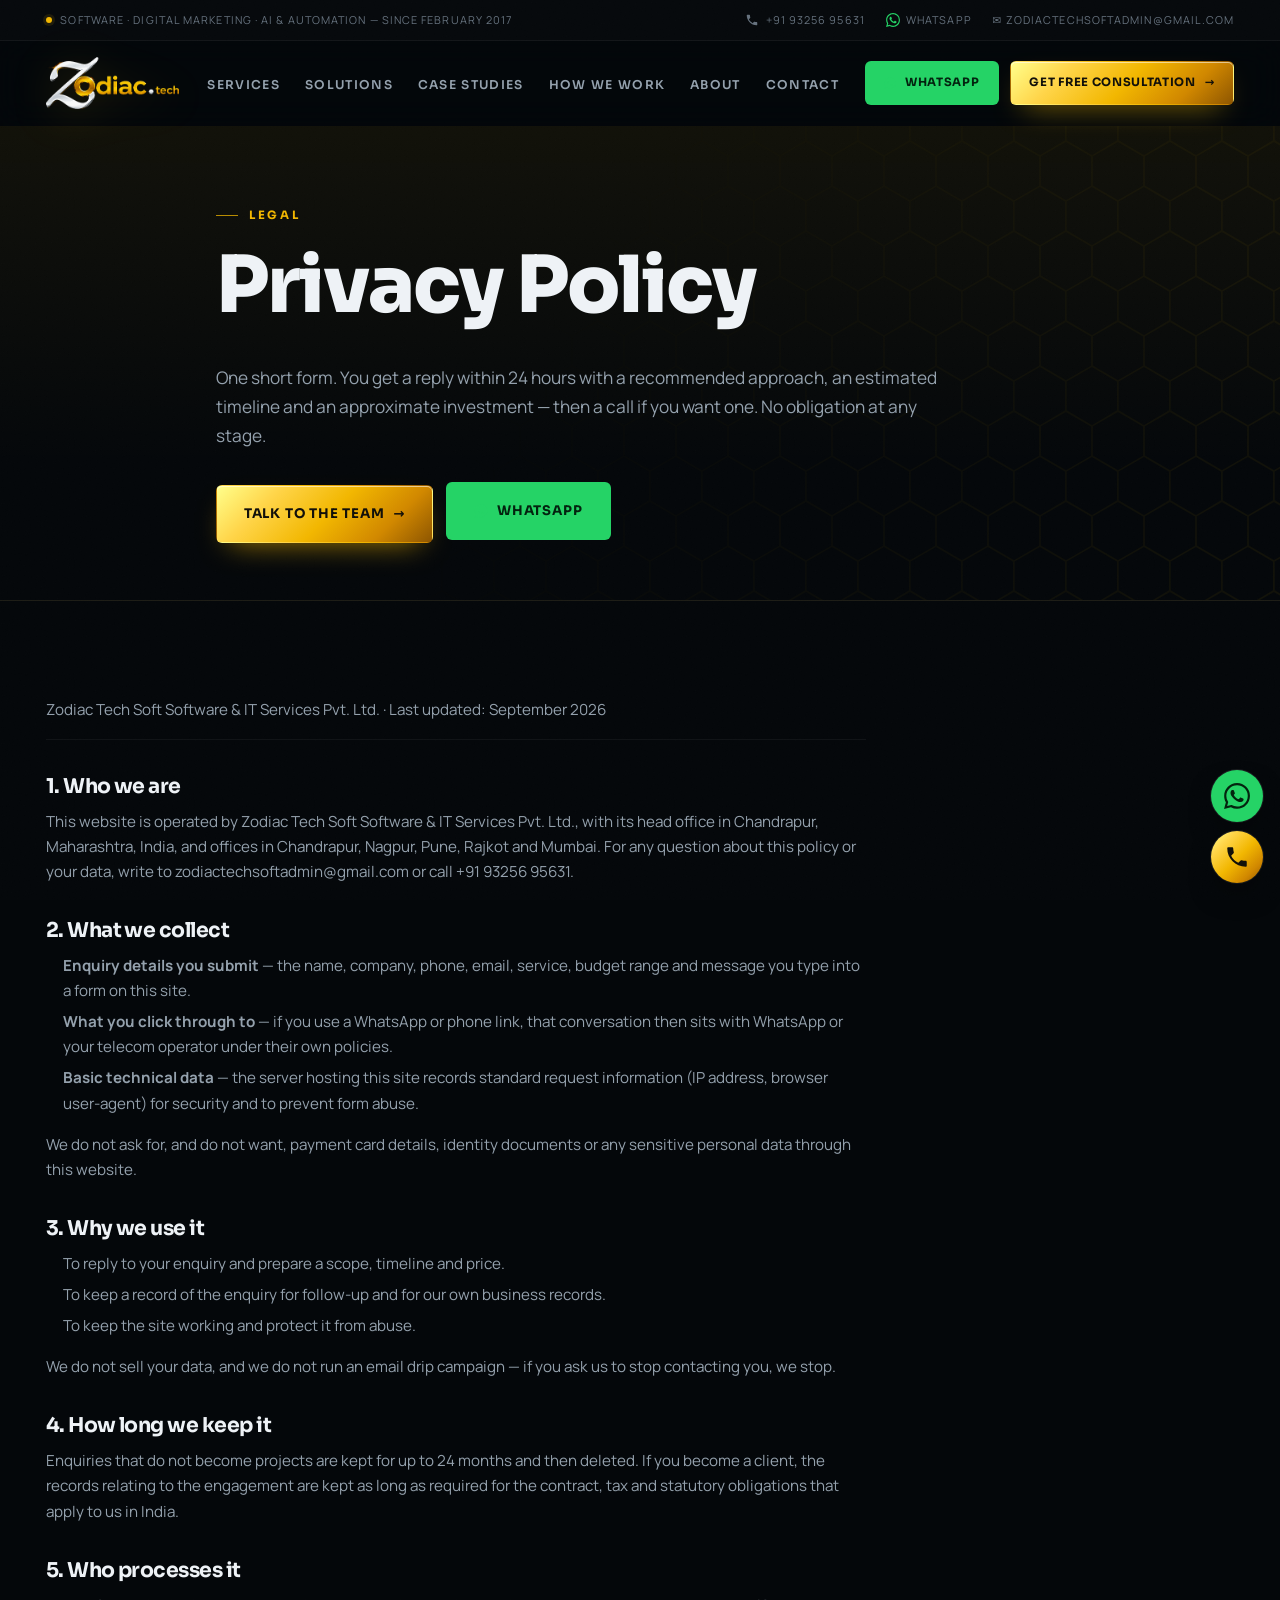
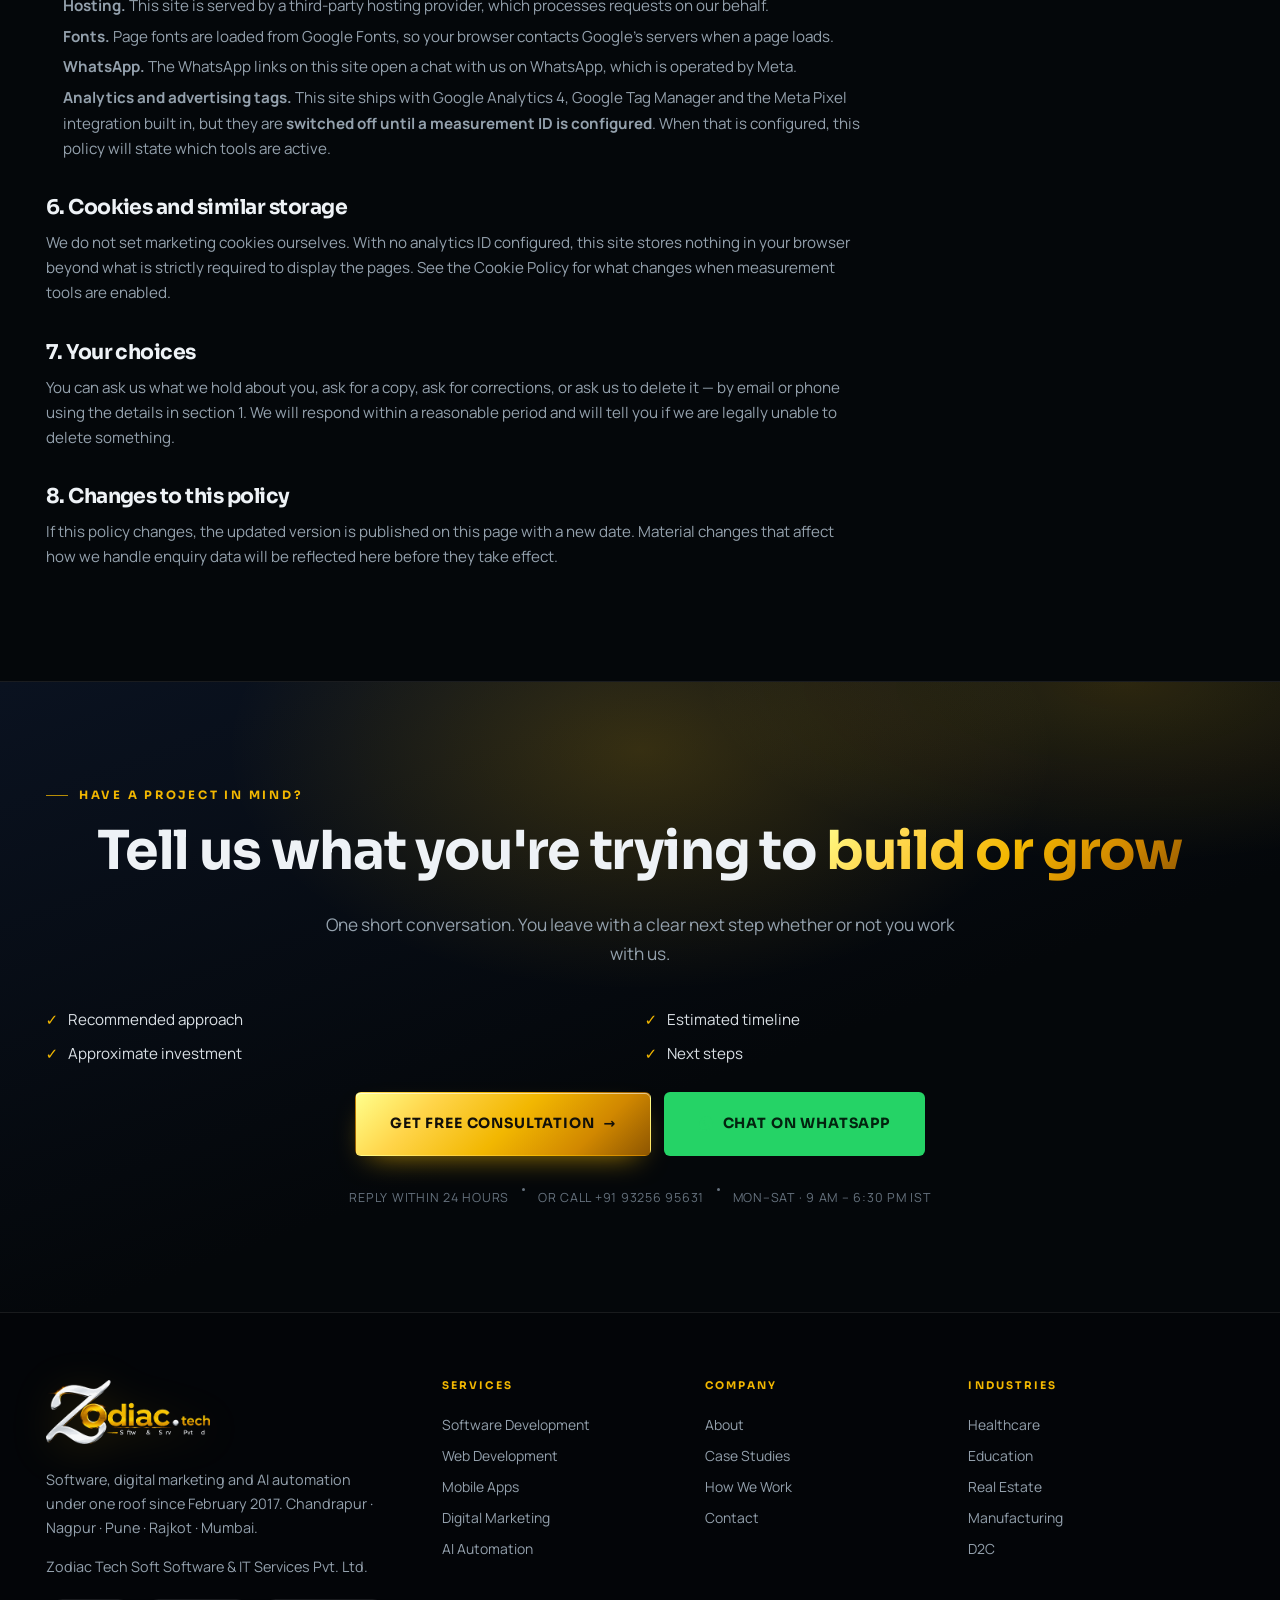
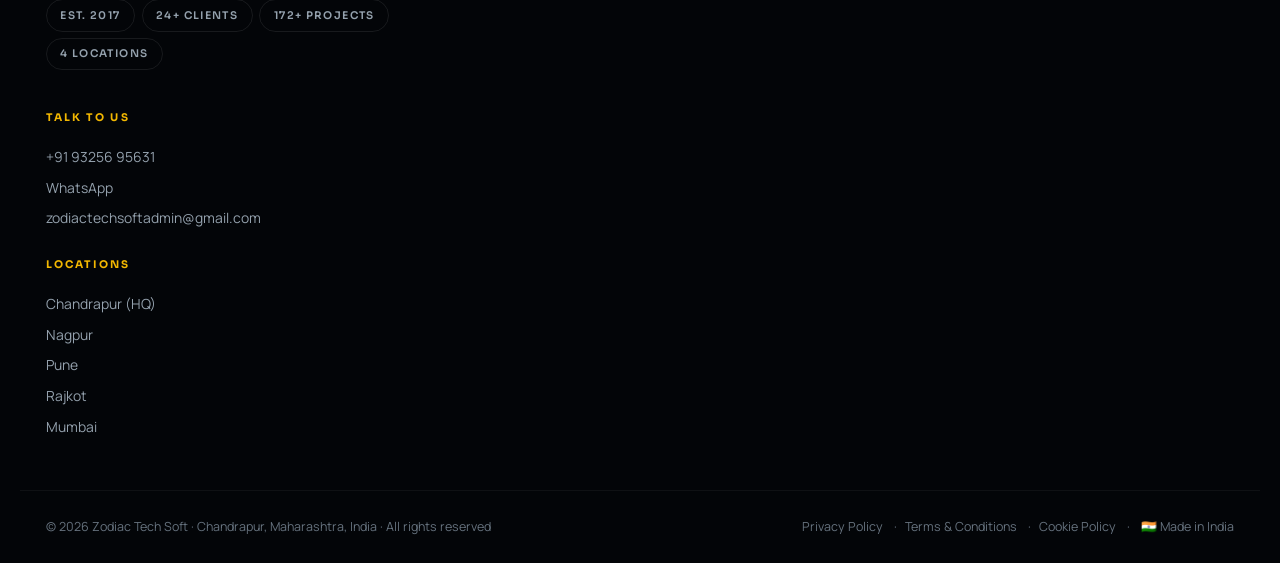
<file: privacy.html>
<!DOCTYPE html>
<html lang="en" class="no-js">
<head>
<script>document.documentElement.className = 'js';</script>
<meta charset="utf-8">
<meta name="viewport" content="width=device-width, initial-scale=1">
<title>Privacy Policy | Zodiac Tech Soft</title>
<meta name="description" content="What data this website collects, why, how long it is kept and who it is shared with.">
<meta name="theme-color" content="#04070a">
<link rel="canonical" href="https://zodiactechsoft.in/privacy.html">
<meta property="og:title" content="Privacy Policy | Zodiac Tech Soft">
<meta property="og:description" content="What data this website collects, why, how long it is kept and who it is shared with.">
<meta property="og:type" content="website">
<meta property="og:site_name" content="Zodiac Tech Soft">
<meta name="twitter:card" content="summary_large_image">
<link rel="icon" href="assets/img/favicon.png?v=2a5613c7">
<link rel="apple-touch-icon" href="assets/img/favicon.png?v=2a5613c7">
<link rel="preconnect" href="https://fonts.googleapis.com">
<link rel="preconnect" href="https://fonts.gstatic.com" crossorigin>
<link href="https://fonts.googleapis.com/css2?family=Sora:wght@400;500;600;700;800&family=Manrope:wght@300;400;500;600;700;800&display=swap" rel="stylesheet">
<link rel="stylesheet" href="assets/css/style.css?v=c98b5787">

<!-- organisation schema — real data only -->
<script type="application/ld+json">
{"@context":"https://schema.org","@type":"ProfessionalService","name":"Zodiac Tech Soft Software & IT Services Pvt. Ltd.","alternateName":"Zodiac Tech Soft","foundingDate":"2017-02","description":"Software development, digital marketing and AI automation company. Software, CRM, ERP, web and mobile applications, plus performance marketing for 24+ government and private-sector organisations.","telephone":"+91 93256 95631","email":"zodiactechsoftadmin@gmail.com","url":"https://zodiactechsoft.in/","areaServed":["India"],"address":[{"@type":"PostalAddress","addressLocality":"Chandrapur","addressRegion":"Maharashtra","addressCountry":"IN"},{"@type":"PostalAddress","addressLocality":"Nagpur","addressRegion":"Maharashtra","addressCountry":"IN"},{"@type":"PostalAddress","addressLocality":"Pune","addressRegion":"Maharashtra","addressCountry":"IN"},{"@type":"PostalAddress","addressLocality":"Rajkot","addressRegion":"Maharashtra","addressCountry":"IN"},{"@type":"PostalAddress","addressLocality":"Mumbai","addressRegion":"Maharashtra","addressCountry":"IN"}],"contactPoint":[{"@type":"ContactPoint","telephone":"+91 93256 95631","contactType":"sales","availableLanguage":["en","hi","mr"]}]}</script>

<script>
window.dataLayer = window.dataLayer || [];
window.ZODIAC_ANALYTICS = {"ga4":"","gtm":"","meta_pixel":"","currency":"INR"};
</script>


</head>
<body>

<!-- icon sprite — the real WhatsApp brand glyph + a phone handset, defined once per page -->
<svg class="svg-sprite" width="0" height="0" aria-hidden="true" focusable="false" style="position:absolute">
  <symbol id="ico-wa" viewBox="0 0 24 24"><path d="M17.472 14.382c-.297-.149-1.758-.867-2.03-.967-.273-.099-.471-.148-.67.15-.197.297-.767.966-.94 1.164-.173.199-.347.223-.644.075-.297-.15-1.255-.463-2.39-1.475-.883-.788-1.48-1.761-1.653-2.059-.173-.297-.018-.458.13-.606.134-.133.298-.347.446-.52.149-.174.198-.298.298-.497.099-.198.05-.371-.025-.52-.075-.149-.669-1.612-.916-2.207-.242-.579-.487-.5-.669-.51-.173-.008-.371-.01-.57-.01-.198 0-.52.074-.792.372-.272.297-1.04 1.016-1.04 2.479 0 1.462 1.065 2.875 1.213 3.074.149.198 2.096 3.2 5.077 4.487.709.306 1.262.489 1.694.625.712.227 1.36.195 1.871.118.571-.085 1.758-.719 2.006-1.413.248-.694.248-1.289.173-1.413-.074-.124-.272-.198-.57-.347m-5.421 7.403h-.004a9.87 9.87 0 01-5.031-1.378l-.361-.214-3.741.982.998-3.648-.235-.374a9.86 9.86 0 01-1.51-5.26c.001-5.45 4.436-9.884 9.888-9.884 2.64 0 5.122 1.03 6.988 2.898a9.825 9.825 0 012.893 6.994c-.003 5.45-4.437 9.884-9.885 9.884m8.413-18.297A11.815 11.815 0 0012.05 0C5.495 0 .16 5.335.157 11.892c0 2.096.547 4.142 1.588 5.945L.057 24l6.305-1.654a11.882 11.882 0 005.683 1.448h.005c6.554 0 11.89-5.335 11.893-11.893a11.821 11.821 0 00-3.48-8.413Z"/></symbol>
  <symbol id="ico-phone" viewBox="0 0 24 24"><path d="M6.62 10.79c1.44 2.83 3.76 5.14 6.59 6.59l2.2-2.2c.27-.27.67-.36 1.02-.24 1.12.37 2.33.57 3.57.57.55 0 1 .45 1 1V20c0 .55-.45 1-1 1-9.39 0-17-7.61-17-17 0-.55.45-1 1-1h3.5c.55 0 1 .45 1 1 0 1.25.2 2.45.57 3.57.11.35.03.74-.25 1.02l-2.2 2.2z"/></symbol></svg>

<a class="skip" href="#main">Skip to content</a>
<div class="scroll-progress" aria-hidden="true"><span></span></div>
<div class="page-grain" aria-hidden="true"></div>

<div class="topbar">
  <div class="wrap topbar__in">
    <span class="topbar__brand">
      <span class="live-dot" aria-hidden="true"></span>
      Software · Digital marketing · AI &amp; automation — since February 2017    </span>
    <span class="topbar__right">
      <a href="tel:+919325695631" class="topbar__wa"  data-track="phone_click" data-track-location="topbar"><svg class="ico" aria-hidden="true"><use href="#ico-phone"/></svg> +91 93256 95631</a>
      <a href="https://wa.me/919325695631?text=Hi%20Zodiac%20Tech%20%E2%80%94%20I%20would%20like%20a%20free%20consultation.%20My%20requirement%3A%20" target="_blank" rel="noopener" class="topbar__wa"  data-track="whatsapp_click" data-track-location="topbar"><svg class="ico ico--wa" aria-hidden="true"><use href="#ico-wa"/></svg> WhatsApp</a>
      <a href="mailto:zodiactechsoftadmin@gmail.com">✉ zodiactechsoftadmin@gmail.com</a>
    </span>
  </div>
</div>

<header class="site-head" id="siteHead">
  <div class="wrap site-head__in">
    <a class="brand" href="index.html" aria-label="Zodiac Tech Soft — home">
      <img class="brand__img" src="assets/img/logo-primary.png?v=027e3d1a" alt="Zodiac Tech Soft — Software · Digital Marketing · AI &amp; Automation" width="220" height="52">
    </a>

    <input type="checkbox" id="navtoggle" class="navtoggle" hidden>
    <label for="navtoggle" class="burger" aria-label="Menu"><span></span><span></span><span></span></label>

    <nav class="nav" aria-label="Main">
      <ul>
                  <li>
            <a href="services.html">
              Services            </a>
          </li>
                  <li>
            <a href="solutions.html">
              Solutions            </a>
          </li>
                  <li>
            <a href="case-studies.html">
              Case Studies            </a>
          </li>
                  <li>
            <a href="growth-system.html">
              How We Work            </a>
          </li>
                  <li>
            <a href="about.html">
              About            </a>
          </li>
                  <li>
            <a href="contact.html">
              Contact            </a>
          </li>
              </ul>
      <div class="nav__act">
        <a class="btn btn--wa btn--sm" href="https://wa.me/919325695631?text=Hi%20Zodiac%20Tech%20%E2%80%94%20I%20would%20like%20a%20free%20consultation.%20My%20requirement%3A%20" target="_blank" rel="noopener"  data-track="whatsapp_click" data-track-location="header">
          <svg class="ico ico--wa" aria-hidden="true"><use href="#ico-wa"/></svg> WhatsApp
        </a>
        <a class="btn btn--gold btn--sm" href="contact.html#start" data-modal="consult"  data-track="cta_click" data-track-location="header" data-track-label="consultation">
          Get Free Consultation <span aria-hidden="true">→</span>
        </a>
      </div>
    </nav>
  </div>
</header>

<section class="pagehead">
  <div class="pagehead__hex" aria-hidden="true"></div>
  <div class="wrap pagehead__in reveal">
    <p class="kicker">LEGAL</p>    <h1>Privacy Policy</h1>
    <p class="lede">One short form. You get a reply within 24 hours with a recommended approach, an estimated timeline and an approximate investment — then a call if you want one. No obligation at any stage.</p>          <div class="pagehead__cta">
        <a class="btn btn--gold" href="contact.html" data-modal="consult"  data-track="cta_click" data-track-location="pagehead" data-track-label="Talk to the Team">Talk to the Team <span aria-hidden="true">→</span></a>
        <a class="btn btn--wa" href="https://wa.me/919325695631?text=Hi%20Zodiac%20Tech%20%E2%80%94%20I%20would%20like%20a%20free%20consultation.%20My%20requirement%3A%20" target="_blank" rel="noopener"  data-track="whatsapp_click" data-track-location="pagehead"><svg class="ico ico--wa" aria-hidden="true"><use href="#ico-wa"/></svg> WhatsApp</a>
      </div>
      </div>
</section>

<main id="main">

<section class="sec">
  <div class="wrap">
    <div class="legal reveal">
      <p class="legal__meta">Zodiac Tech Soft Software &amp; IT Services Pvt. Ltd. · Last updated: September 2026</p>

      <h2>1. Who we are</h2>
      <p>
        This website is operated by Zodiac Tech Soft Software &amp; IT Services Pvt. Ltd., with its head office in Chandrapur, Maharashtra, India,
        and offices in Chandrapur, Nagpur, Pune, Rajkot and Mumbai. For any question about this policy or your data, write to
        <a href="mailto:zodiactechsoftadmin@gmail.com">zodiactechsoftadmin@gmail.com</a> or call
        <a href="tel:+919325695631">+91 93256 95631</a>.
      </p>

      <h2>2. What we collect</h2>
      <ul>
        <li><strong>Enquiry details you submit</strong> — the name, company, phone, email, service, budget range and message you type into a form on this site.</li>
        <li><strong>What you click through to</strong> — if you use a WhatsApp or phone link, that conversation then sits with WhatsApp or your telecom operator under their own policies.</li>
        <li><strong>Basic technical data</strong> — the server hosting this site records standard request information (IP address, browser user-agent) for security and to prevent form abuse.</li>
      </ul>
      <p>We do not ask for, and do not want, payment card details, identity documents or any sensitive personal data through this website.</p>

      <h2>3. Why we use it</h2>
      <ul>
        <li>To reply to your enquiry and prepare a scope, timeline and price.</li>
        <li>To keep a record of the enquiry for follow-up and for our own business records.</li>
        <li>To keep the site working and protect it from abuse.</li>
      </ul>
      <p>We do not sell your data, and we do not run an email drip campaign — if you ask us to stop contacting you, we stop.</p>

      <h2>4. How long we keep it</h2>
      <p>
        Enquiries that do not become projects are kept for up to 24 months and then deleted. If you become a client,
        the records relating to the engagement are kept as long as required for the contract, tax and statutory
        obligations that apply to us in India.
      </p>

      <h2>5. Who processes it</h2>
      <ul>
        <li><strong>Hosting.</strong> This site is served by a third-party hosting provider, which processes requests on our behalf.</li>
        <li><strong>Fonts.</strong> Page fonts are loaded from Google Fonts, so your browser contacts Google's servers when a page loads.</li>
        <li><strong>WhatsApp.</strong> The WhatsApp links on this site open a chat with us on WhatsApp, which is operated by Meta.</li>
        <li><strong>Analytics and advertising tags.</strong> This site ships with Google Analytics 4, Google Tag Manager and the Meta Pixel integration built in, but they are <strong>switched off until a measurement ID is configured</strong>. When that is configured, this policy will state which tools are active.</li>
      </ul>

      <h2>6. Cookies and similar storage</h2>
      <p>
        We do not set marketing cookies ourselves. With no analytics ID configured, this site stores nothing in your
        browser beyond what is strictly required to display the pages. See the <a href="cookies.html">Cookie Policy</a>
        for what changes when measurement tools are enabled.
      </p>

      <h2>7. Your choices</h2>
      <p>
        You can ask us what we hold about you, ask for a copy, ask for corrections, or ask us to delete it — by email
        or phone using the details in section 1. We will respond within a reasonable period and will tell you if we are
        legally unable to delete something.
      </p>

      <h2>8. Changes to this policy</h2>
      <p>
        If this policy changes, the updated version is published on this page with a new date. Material changes that
        affect how we handle enquiry data will be reflected here before they take effect.
      </p>
    </div>
  </div>
</section>

</main>

<!-- ============================ final CTA ============================ -->
<section class="finalcta" id="start">
  <div class="finalcta__glow" aria-hidden="true"></div>
  <div class="wrap finalcta__in reveal">
    <p class="kicker">HAVE A PROJECT IN MIND?</p>
    <h2 class="finalcta__h">Tell us what you're trying to <span class="gold-text">build or grow</span></h2>
    <p class="lede finalcta__lede">One short conversation. You leave with a clear next step whether or not you work with us.</p>

    <ul class="magnet__checks">
      <li>Recommended approach</li><li>Estimated timeline</li><li>Approximate investment</li><li>Next steps</li>    </ul>

    <div class="finalcta__btns">
      <a class="btn btn--gold btn--lg" href="contact.html#start" data-modal="consult"  data-track="cta_click" data-track-location="final" data-track-label="consultation">
        Get Free Consultation <span aria-hidden="true">→</span>
      </a>
      <a class="btn btn--wa btn--lg" href="https://wa.me/919325695631?text=Hi%20Zodiac%20Tech%20%E2%80%94%20I%20would%20like%20a%20free%20consultation.%20My%20requirement%3A%20" target="_blank" rel="noopener"  data-track="whatsapp_click" data-track-location="final">
        <svg class="ico ico--wa" aria-hidden="true"><use href="#ico-wa"/></svg> Chat on WhatsApp      </a>
    </div>
    <p class="finalcta__micro">
      <span>Reply within 24 hours</span>
      <span class="dot" aria-hidden="true"></span>
      <span>Or call <a href="tel:+919325695631"  data-track="phone_click" data-track-location="final">+91 93256 95631</a></span>
      <span class="dot" aria-hidden="true"></span>
      <span>Mon–Sat · 9 AM – 6:30 PM IST</span>
    </p>
  </div>
</section>

<!-- ============================ footer ============================ -->
<footer class="site-foot">
  <div class="wrap site-foot__grid">
    <div class="site-foot__brand">
      <img class="brand__img brand__img--foot" src="assets/img/logo-lockup.png?v=170c921e" alt="Zodiac Tech Soft Software &amp; IT Services Pvt. Ltd.">
      <p class="muted">
        Software, digital marketing and AI automation under one roof since February 2017.
        Chandrapur · Nagpur · Pune · Rajkot · Mumbai.
      </p>
      <p class="muted small">Zodiac Tech Soft Software &amp; IT Services Pvt. Ltd.</p>
      <div class="site-foot__badges">
        <span class="chip">Est. 2017</span>
        <span class="chip">24+ Clients</span>
        <span class="chip">172+ Projects</span>
        <span class="chip">4 Locations</span>
      </div>
    </div>

          <div class="site-foot__col">
        <h3>Services</h3>
        <ul>
                      <li><a href="services.html#software">Software Development</a></li>
                      <li><a href="services.html#software">Web Development</a></li>
                      <li><a href="services.html#software">Mobile Apps</a></li>
                      <li><a href="services.html#growth">Digital Marketing</a></li>
                      <li><a href="services.html#automation">AI Automation</a></li>
                  </ul>
      </div>
          <div class="site-foot__col">
        <h3>Company</h3>
        <ul>
                      <li><a href="about.html">About</a></li>
                      <li><a href="case-studies.html">Case Studies</a></li>
                      <li><a href="growth-system.html">How We Work</a></li>
                      <li><a href="contact.html">Contact</a></li>
                  </ul>
      </div>
          <div class="site-foot__col">
        <h3>Industries</h3>
        <ul>
                      <li><a href="solutions.html#industries">Healthcare</a></li>
                      <li><a href="solutions.html#industries">Education</a></li>
                      <li><a href="solutions.html#industries">Real Estate</a></li>
                      <li><a href="solutions.html#industries">Manufacturing</a></li>
                      <li><a href="solutions.html#industries">D2C</a></li>
                  </ul>
      </div>
    
    <div class="site-foot__col">
      <h3>Talk to us</h3>
      <ul>
        <li><a href="tel:+919325695631"  data-track="phone_click" data-track-location="footer">+91 93256 95631</a></li>
        <li><a href="https://wa.me/919325695631?text=Hi%20Zodiac%20Tech%20%E2%80%94%20I%20would%20like%20a%20free%20consultation.%20My%20requirement%3A%20" target="_blank" rel="noopener"  data-track="whatsapp_click" data-track-location="footer">WhatsApp</a></li>
        <li><a href="mailto:zodiactechsoftadmin@gmail.com">zodiactechsoftadmin@gmail.com</a></li>
      </ul>
      <h3 class="mt">Locations</h3>
      <ul>
                  <li>Chandrapur (HQ)</li>
                  <li>Nagpur</li>
                  <li>Pune</li>
                  <li>Rajkot</li>
                  <li>Mumbai</li>
              </ul>
    </div>
  </div>

  <div class="wrap site-foot__bar">
    <p>© 2026 Zodiac Tech Soft · Chandrapur, Maharashtra, India · All rights reserved</p>
    <p class="site-foot__legal">
              <a href="privacy.html">Privacy Policy</a>
              <span class="sep">·</span><a href="terms.html">Terms &amp; Conditions</a>
              <span class="sep">·</span><a href="cookies.html">Cookie Policy</a>
            <span class="sep">·</span>
      <span>🇮🇳 Made in India</span>
    </p>
  </div>
</footer>

<!-- ============================ consultation dialog ============================ -->
<dialog class="modal" id="consultModal" aria-labelledby="consultTitle">
  <div class="modal__card">
    <div class="modal__head">
      <div>
        <p class="kicker">FREE CONSULTATION</p>
        <h3 id="consultTitle">Tell us what you need</h3>
      </div>
      <button type="button" class="modal__close" data-modal-close aria-label="Close">✕</button>
    </div>
    <p class="muted small" style="margin-bottom:1.2rem">
      Four fields. You get a recommended approach, an estimated timeline and an approximate investment —
      within 24 hours, with no obligation.
    </p>

    <form action="/api/lead" class="leadform" method="post" data-static-form="true" data-source="consultation" data-consult-form="true" data-lead novalidate>
      <div class="modal__row">
        <div class="field">
          <label for="cm-name">Name</label>
          <input type="text" id="cm-name" name="name" required autocomplete="name" placeholder="Your name">
        </div>
        <div class="field">
          <label for="cm-phone">Phone / WhatsApp</label>
          <input type="tel" id="cm-phone" name="phone" autocomplete="tel" placeholder="+91 …">
        </div>
      </div>
      <div class="field">
        <label for="cm-email">Email</label>
        <input type="email" id="cm-email" name="email" required autocomplete="email" placeholder="you@company.com">
      </div>
      <div class="field">
        <label for="cm-goal">Service required</label>
        <select id="cm-goal" name="goal">
          <option value="">Select one…</option>
          <option value="Software Development">Software Development</option><option value="Website">Website</option><option value="Mobile App">Mobile App</option><option value="CRM / ERP">CRM / ERP</option><option value="Digital Marketing">Digital Marketing</option><option value="Google Ads">Google Ads</option><option value="Meta Ads">Meta Ads</option><option value="SEO">SEO</option><option value="AI Automation">AI Automation</option><option value="Other">Other</option>        </select>
      </div>
      <div class="field">
        <label for="cm-msg">What are you trying to build or grow?</label>
        <textarea id="cm-msg" name="message" rows="3" placeholder="A sentence is enough — we will ask the rest on the call."></textarea>
      </div>
      <!-- honeypot -->
      <div class="field" style="position:absolute;left:-9999px" aria-hidden="true">
        <label for="cm-hp">Leave empty</label>
        <input type="text" id="cm-hp" name="hp" tabindex="-1" autocomplete="off">
      </div>
      <button class="btn btn--gold btn--block" type="submit">Request a Consultation <span aria-hidden="true">→</span></button>
      <p class="formnote" data-formnote>We reply within 24 hours. Prefer to talk? <a href="https://wa.me/919325695631?text=Hi%20Zodiac%20Tech%20%E2%80%94%20I%20would%20like%20a%20free%20consultation.%20My%20requirement%3A%20" target="_blank" rel="noopener"  data-track="whatsapp_click" data-track-location="modal">WhatsApp us</a>.</p>
    </form>
  </div>
</dialog>

<!-- ============================ always-reachable contact buttons ============================ -->
<div class="fabbar" role="complementary" aria-label="Contact Zodiac Tech Soft">
  <a class="fab fab--wa" href="https://wa.me/919325695631?text=Hi%20Zodiac%20Tech%20%E2%80%94%20I%20would%20like%20a%20free%20consultation.%20My%20requirement%3A%20" target="_blank" rel="noopener"
      data-track="whatsapp_click" data-track-location="fab" aria-label="Chat with us on WhatsApp — +91 93256 95631">
    <span class="fab__ico" aria-hidden="true"><svg><use href="#ico-wa"/></svg></span>
    <span class="fab__label">WhatsApp us</span>
  </a>
  <a class="fab fab--call" href="tel:+919325695631"  data-track="phone_click" data-track-location="fab"     aria-label="Call Zodiac Tech Soft on +91 93256 95631">
    <span class="fab__ico" aria-hidden="true"><svg><use href="#ico-phone"/></svg></span>
    <span class="fab__label">Call +91 93256 95631</span>
  </a>
</div>

<a class="mobile-cta" href="contact.html#start" data-modal="consult"  data-track="cta_click" data-track-location="sticky_mobile" data-track-label="consultation">
  Get Free Consultation <span aria-hidden="true">→</span>
</a>

<script src="assets/js/tracking.js?v=59332184" defer></script>
<script src="assets/js/main.js?v=47c2b57c" defer></script>
<script src="assets/js/forms.js?v=fac62490" defer></script>
</body>
</html>
</file>
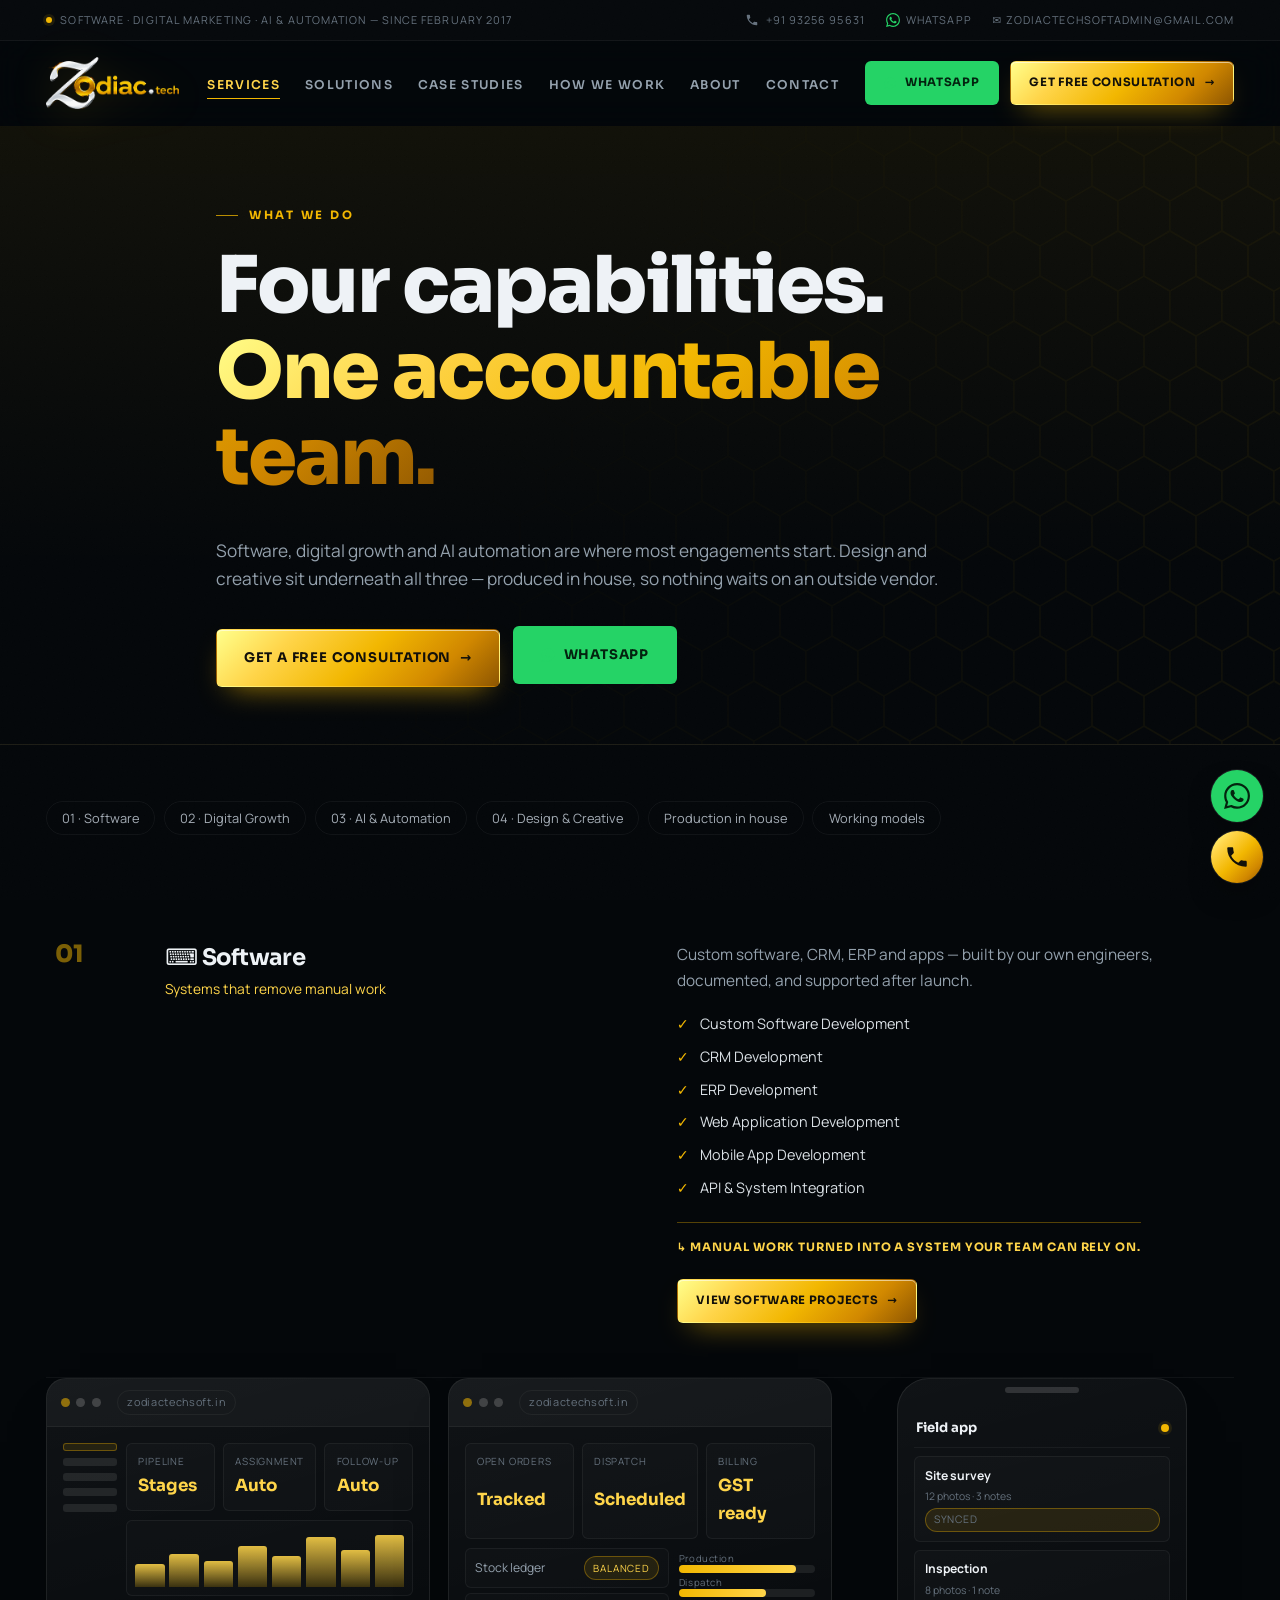
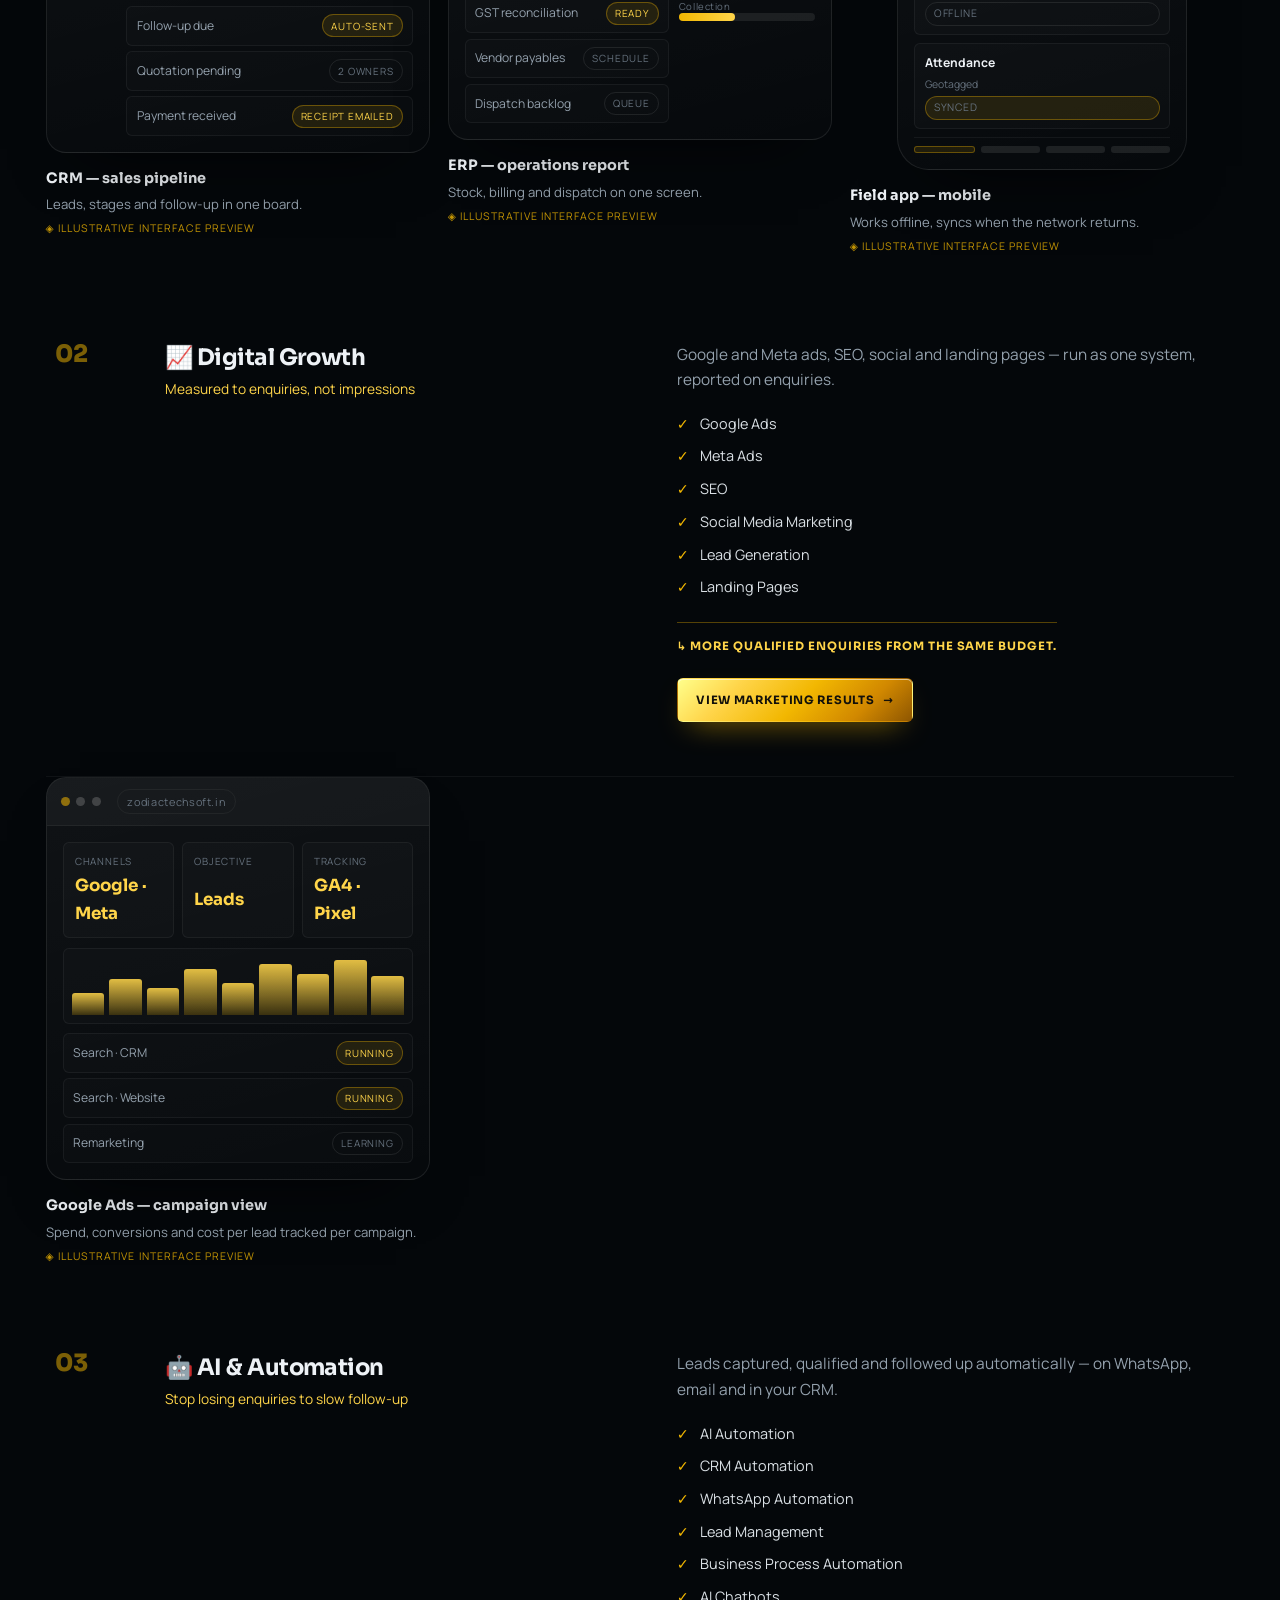
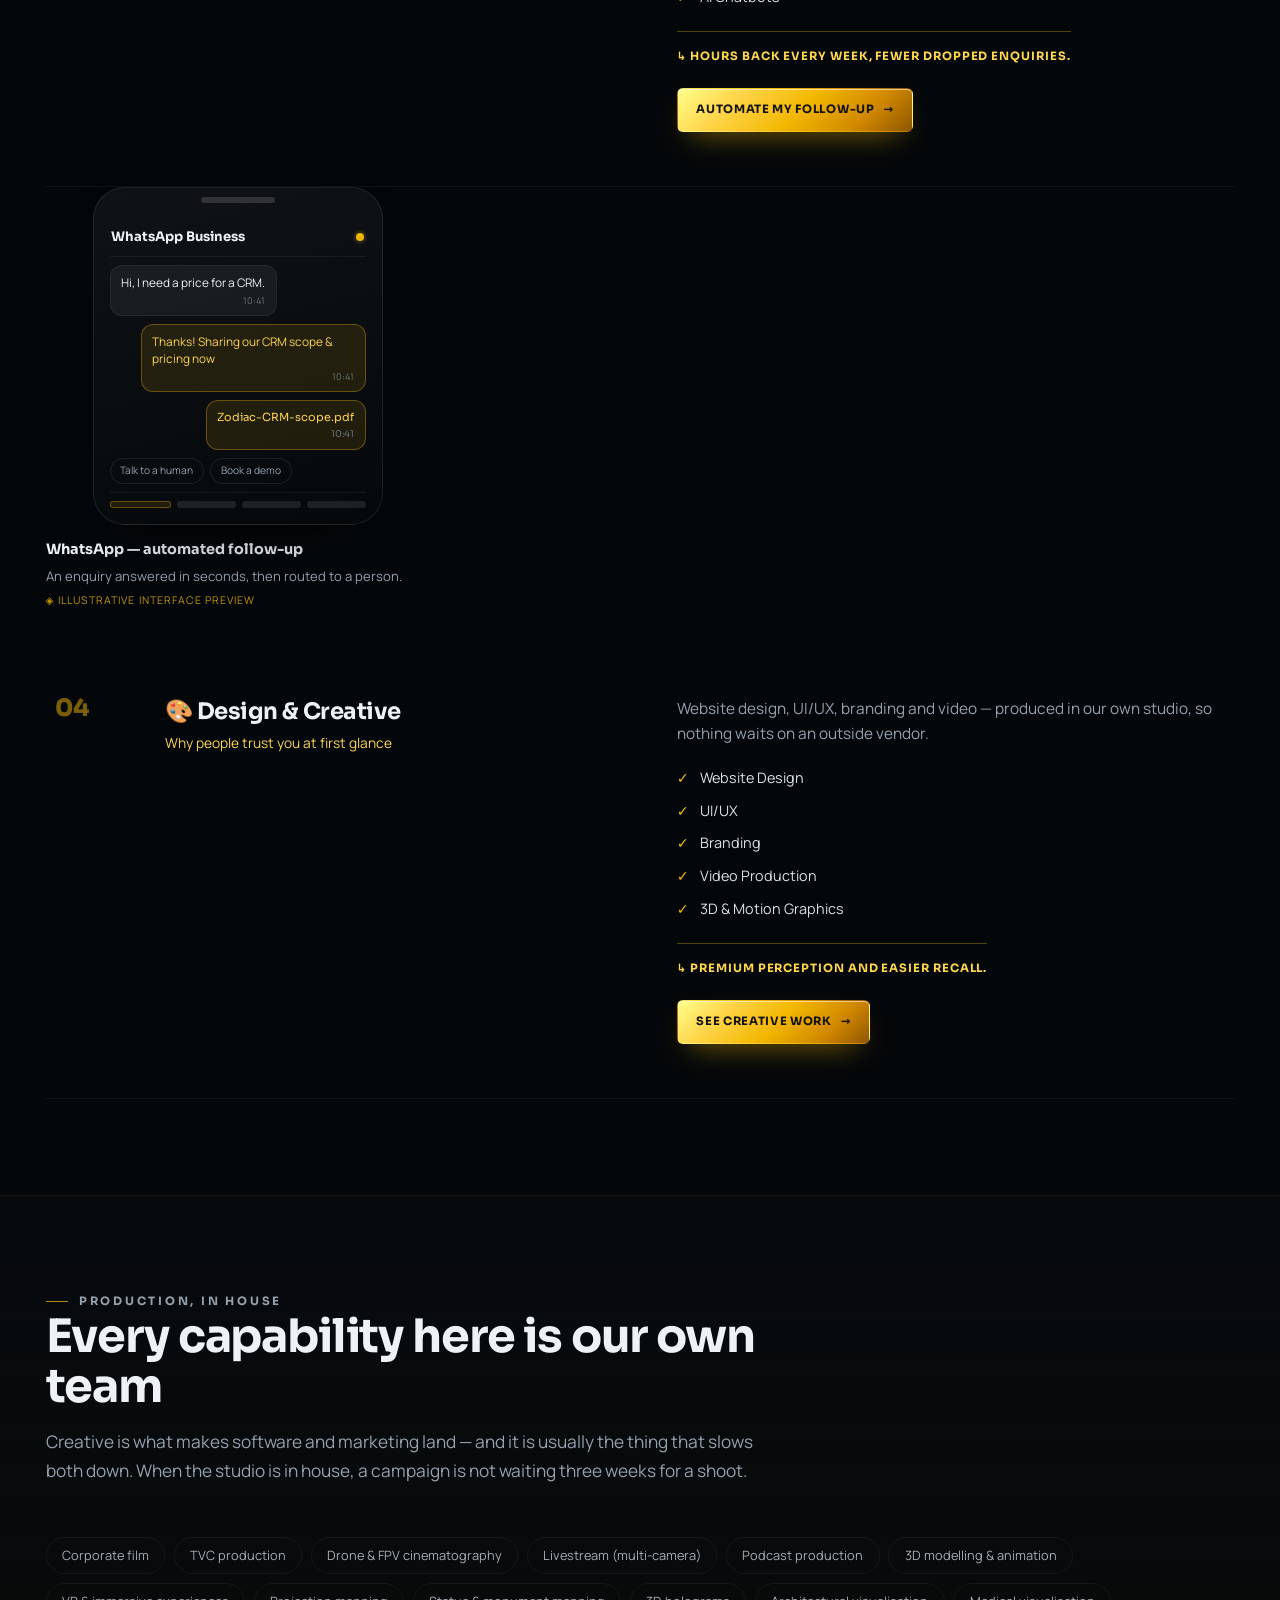
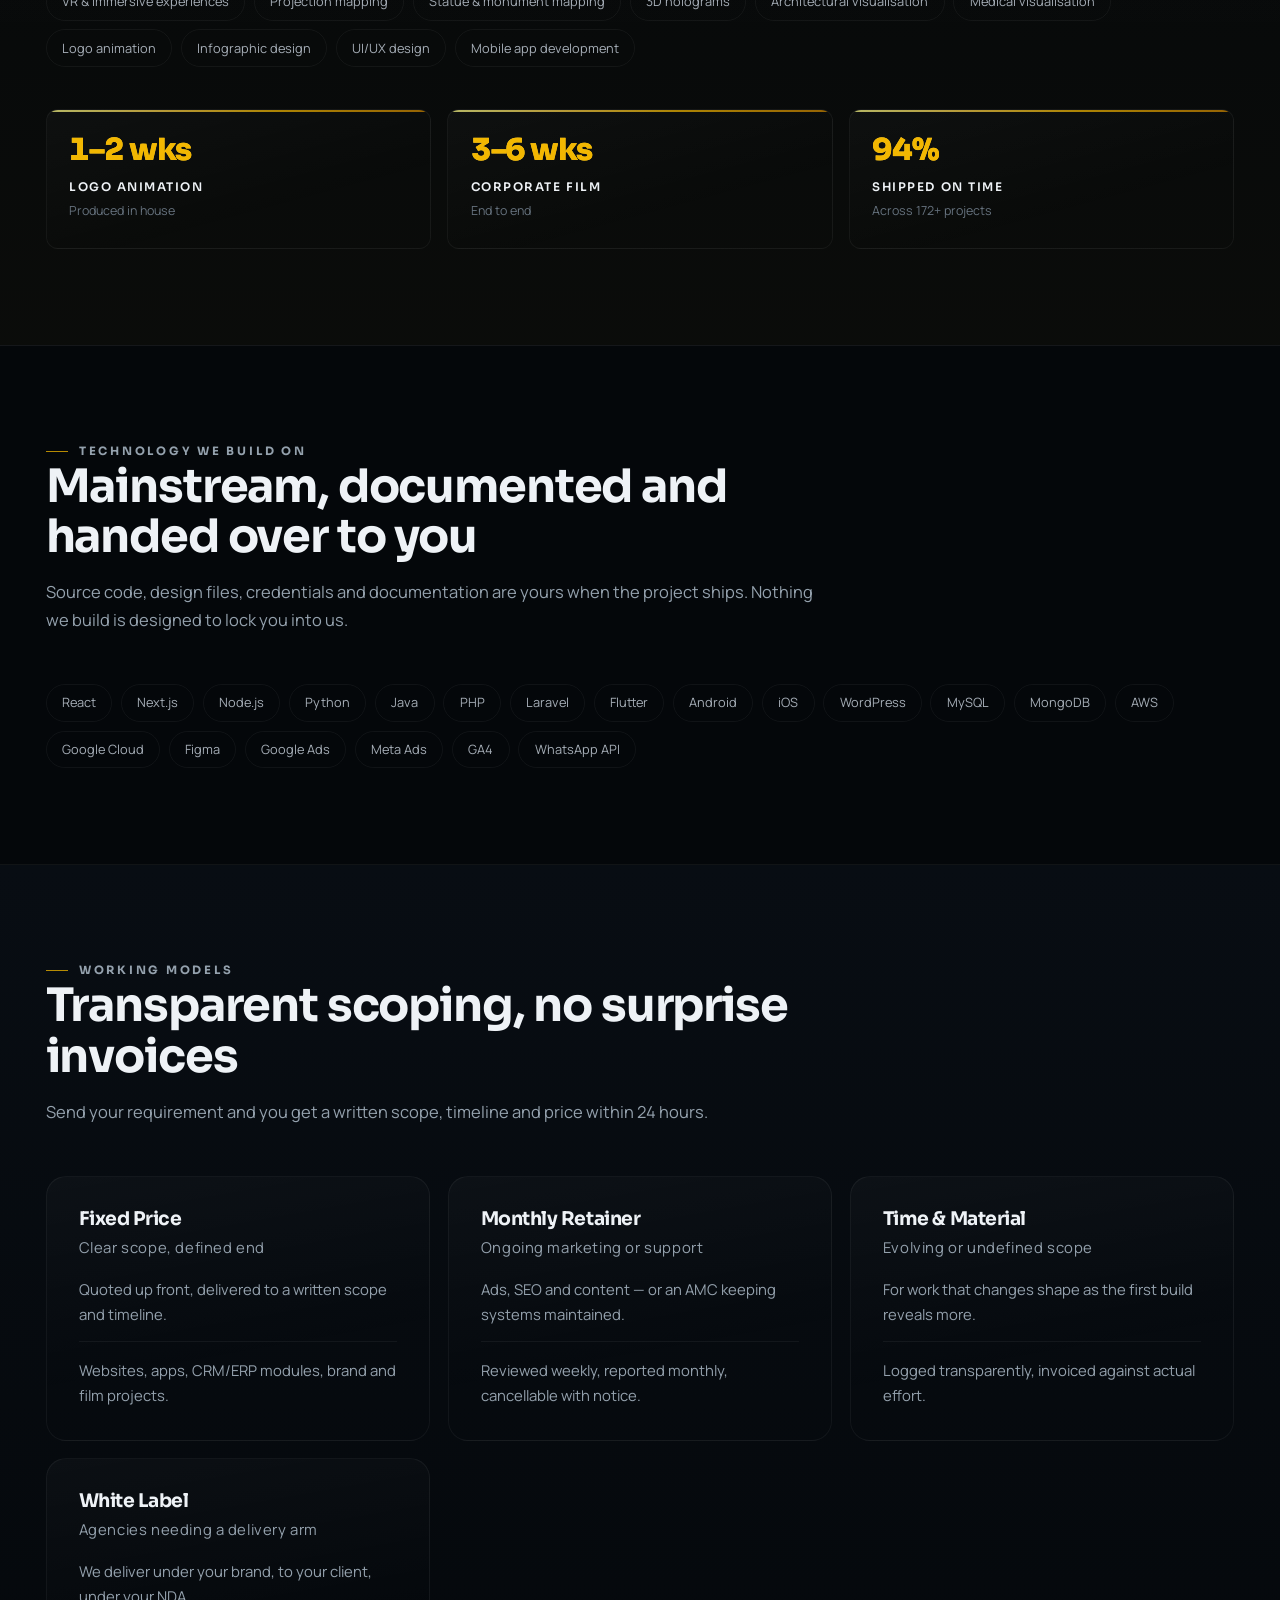
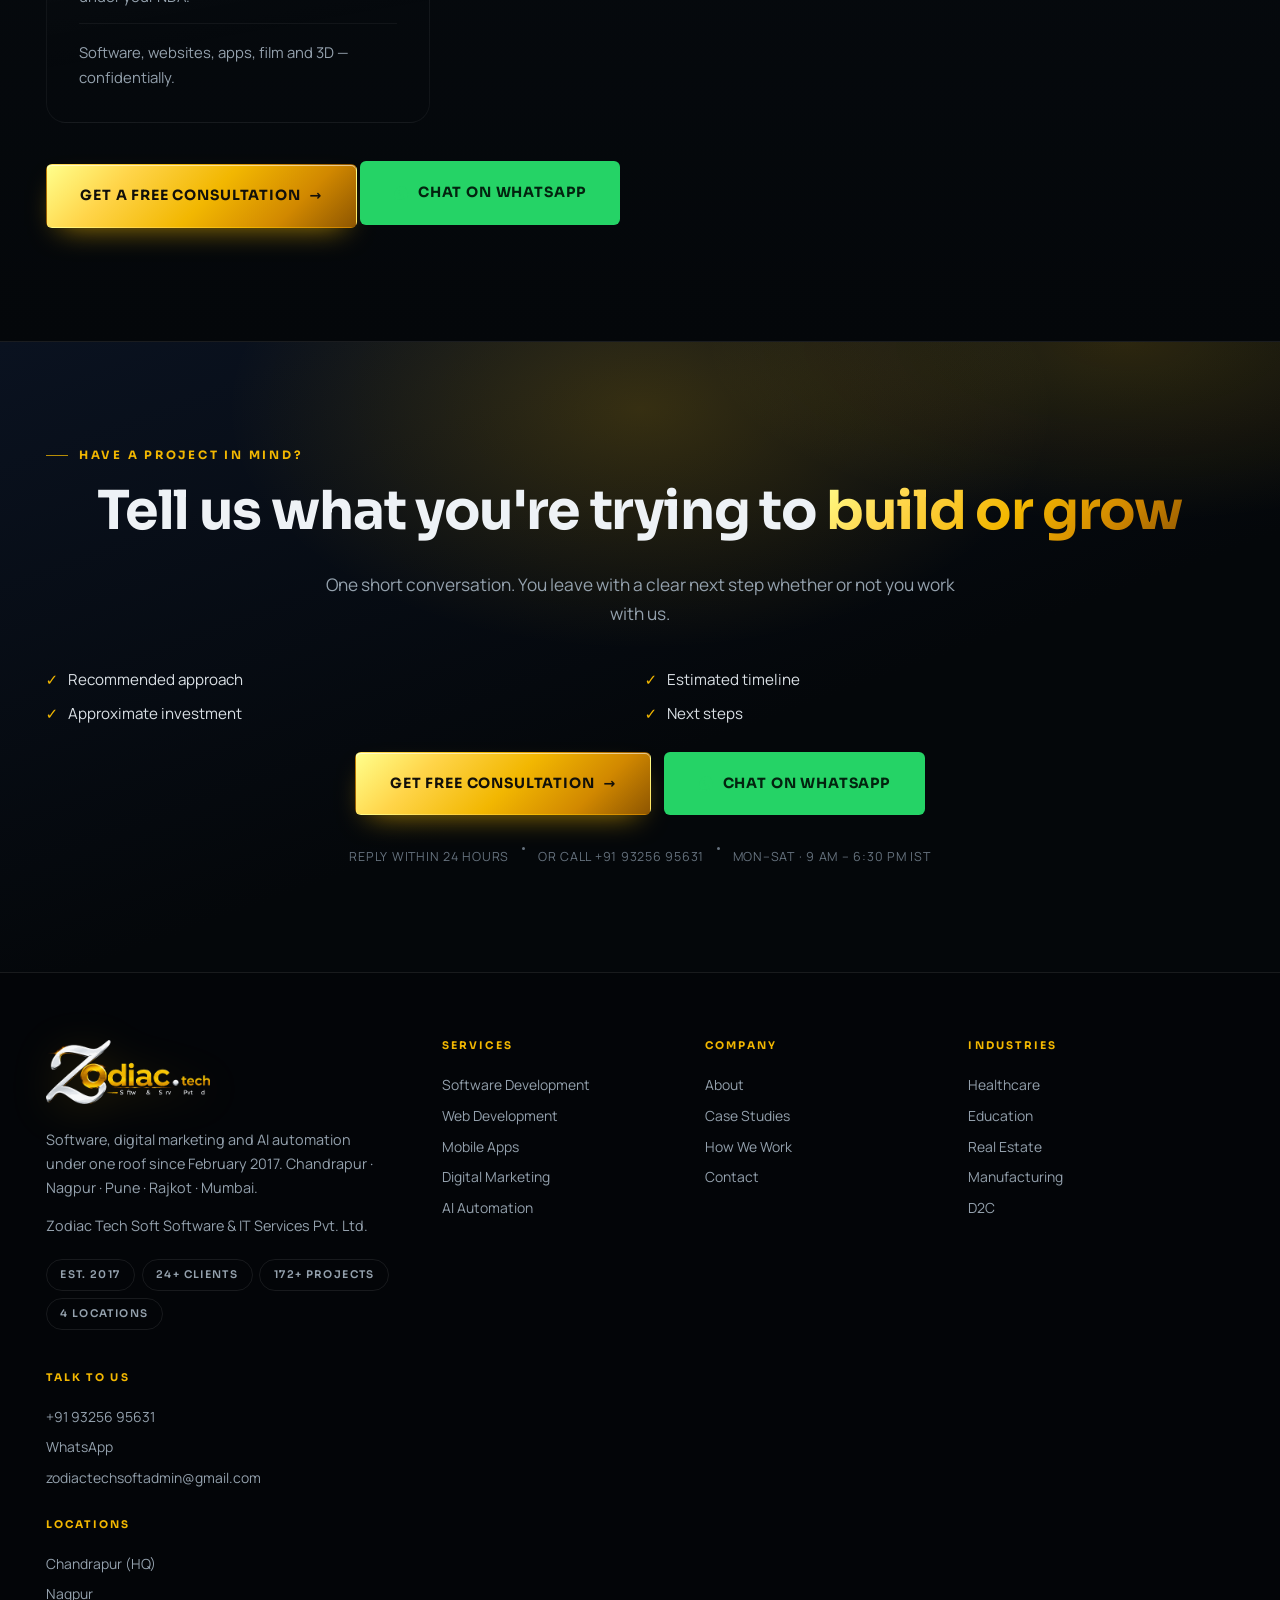
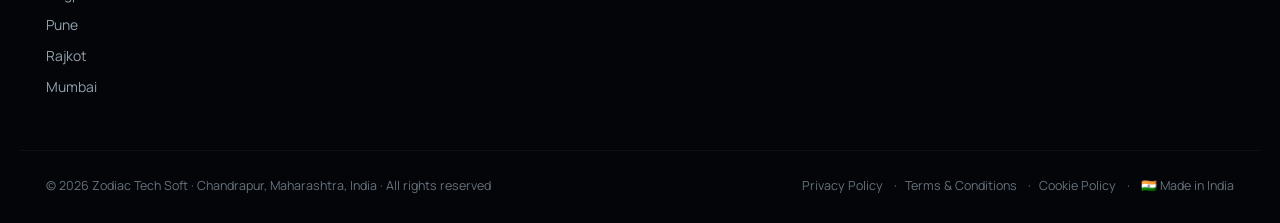
<file: services.html>
<!DOCTYPE html>
<html lang="en" class="no-js">
<head>
<script>document.documentElement.className = 'js';</script>
<meta charset="utf-8">
<meta name="viewport" content="width=device-width, initial-scale=1">
<title>Services — Software, Digital Marketing &amp; AI Automation | Zodiac Tech Soft</title>
<meta name="description" content="Four capabilities, one accountable team: custom software, CRM and ERP; Google and Meta ads, SEO and landing pages; AI and WhatsApp automation; design and creative production.">
<meta name="theme-color" content="#04070a">
<link rel="canonical" href="https://zodiactechsoft.in/services.html">
<meta property="og:title" content="Services — Software, Digital Marketing &amp; AI Automation | Zodiac Tech Soft">
<meta property="og:description" content="Four capabilities, one accountable team: custom software, CRM and ERP; Google and Meta ads, SEO and landing pages; AI and WhatsApp automation; design and creative production.">
<meta property="og:type" content="website">
<meta property="og:site_name" content="Zodiac Tech Soft">
<meta name="twitter:card" content="summary_large_image">
<link rel="icon" href="assets/img/favicon.png?v=2a5613c7">
<link rel="apple-touch-icon" href="assets/img/favicon.png?v=2a5613c7">
<link rel="preconnect" href="https://fonts.googleapis.com">
<link rel="preconnect" href="https://fonts.gstatic.com" crossorigin>
<link href="https://fonts.googleapis.com/css2?family=Sora:wght@400;500;600;700;800&family=Manrope:wght@300;400;500;600;700;800&display=swap" rel="stylesheet">
<link rel="stylesheet" href="assets/css/style.css?v=c98b5787">

<!-- organisation schema — real data only -->
<script type="application/ld+json">
{"@context":"https://schema.org","@type":"ProfessionalService","name":"Zodiac Tech Soft Software & IT Services Pvt. Ltd.","alternateName":"Zodiac Tech Soft","foundingDate":"2017-02","description":"Software development, digital marketing and AI automation company. Software, CRM, ERP, web and mobile applications, plus performance marketing for 24+ government and private-sector organisations.","telephone":"+91 93256 95631","email":"zodiactechsoftadmin@gmail.com","url":"https://zodiactechsoft.in/","areaServed":["India"],"address":[{"@type":"PostalAddress","addressLocality":"Chandrapur","addressRegion":"Maharashtra","addressCountry":"IN"},{"@type":"PostalAddress","addressLocality":"Nagpur","addressRegion":"Maharashtra","addressCountry":"IN"},{"@type":"PostalAddress","addressLocality":"Pune","addressRegion":"Maharashtra","addressCountry":"IN"},{"@type":"PostalAddress","addressLocality":"Rajkot","addressRegion":"Maharashtra","addressCountry":"IN"},{"@type":"PostalAddress","addressLocality":"Mumbai","addressRegion":"Maharashtra","addressCountry":"IN"}],"contactPoint":[{"@type":"ContactPoint","telephone":"+91 93256 95631","contactType":"sales","availableLanguage":["en","hi","mr"]}]}</script>

<script>
window.dataLayer = window.dataLayer || [];
window.ZODIAC_ANALYTICS = {"ga4":"","gtm":"","meta_pixel":"","currency":"INR"};
</script>


</head>
<body>

<!-- icon sprite — the real WhatsApp brand glyph + a phone handset, defined once per page -->
<svg class="svg-sprite" width="0" height="0" aria-hidden="true" focusable="false" style="position:absolute">
  <symbol id="ico-wa" viewBox="0 0 24 24"><path d="M17.472 14.382c-.297-.149-1.758-.867-2.03-.967-.273-.099-.471-.148-.67.15-.197.297-.767.966-.94 1.164-.173.199-.347.223-.644.075-.297-.15-1.255-.463-2.39-1.475-.883-.788-1.48-1.761-1.653-2.059-.173-.297-.018-.458.13-.606.134-.133.298-.347.446-.52.149-.174.198-.298.298-.497.099-.198.05-.371-.025-.52-.075-.149-.669-1.612-.916-2.207-.242-.579-.487-.5-.669-.51-.173-.008-.371-.01-.57-.01-.198 0-.52.074-.792.372-.272.297-1.04 1.016-1.04 2.479 0 1.462 1.065 2.875 1.213 3.074.149.198 2.096 3.2 5.077 4.487.709.306 1.262.489 1.694.625.712.227 1.36.195 1.871.118.571-.085 1.758-.719 2.006-1.413.248-.694.248-1.289.173-1.413-.074-.124-.272-.198-.57-.347m-5.421 7.403h-.004a9.87 9.87 0 01-5.031-1.378l-.361-.214-3.741.982.998-3.648-.235-.374a9.86 9.86 0 01-1.51-5.26c.001-5.45 4.436-9.884 9.888-9.884 2.64 0 5.122 1.03 6.988 2.898a9.825 9.825 0 012.893 6.994c-.003 5.45-4.437 9.884-9.885 9.884m8.413-18.297A11.815 11.815 0 0012.05 0C5.495 0 .16 5.335.157 11.892c0 2.096.547 4.142 1.588 5.945L.057 24l6.305-1.654a11.882 11.882 0 005.683 1.448h.005c6.554 0 11.89-5.335 11.893-11.893a11.821 11.821 0 00-3.48-8.413Z"/></symbol>
  <symbol id="ico-phone" viewBox="0 0 24 24"><path d="M6.62 10.79c1.44 2.83 3.76 5.14 6.59 6.59l2.2-2.2c.27-.27.67-.36 1.02-.24 1.12.37 2.33.57 3.57.57.55 0 1 .45 1 1V20c0 .55-.45 1-1 1-9.39 0-17-7.61-17-17 0-.55.45-1 1-1h3.5c.55 0 1 .45 1 1 0 1.25.2 2.45.57 3.57.11.35.03.74-.25 1.02l-2.2 2.2z"/></symbol></svg>

<a class="skip" href="#main">Skip to content</a>
<div class="scroll-progress" aria-hidden="true"><span></span></div>
<div class="page-grain" aria-hidden="true"></div>

<div class="topbar">
  <div class="wrap topbar__in">
    <span class="topbar__brand">
      <span class="live-dot" aria-hidden="true"></span>
      Software · Digital marketing · AI &amp; automation — since February 2017    </span>
    <span class="topbar__right">
      <a href="tel:+919325695631" class="topbar__wa"  data-track="phone_click" data-track-location="topbar"><svg class="ico" aria-hidden="true"><use href="#ico-phone"/></svg> +91 93256 95631</a>
      <a href="https://wa.me/919325695631?text=Hi%20Zodiac%20Tech%20%E2%80%94%20I%20would%20like%20a%20free%20consultation.%20My%20requirement%3A%20" target="_blank" rel="noopener" class="topbar__wa"  data-track="whatsapp_click" data-track-location="topbar"><svg class="ico ico--wa" aria-hidden="true"><use href="#ico-wa"/></svg> WhatsApp</a>
      <a href="mailto:zodiactechsoftadmin@gmail.com">✉ zodiactechsoftadmin@gmail.com</a>
    </span>
  </div>
</div>

<header class="site-head" id="siteHead">
  <div class="wrap site-head__in">
    <a class="brand" href="index.html" aria-label="Zodiac Tech Soft — home">
      <img class="brand__img" src="assets/img/logo-primary.png?v=027e3d1a" alt="Zodiac Tech Soft — Software · Digital Marketing · AI &amp; Automation" width="220" height="52">
    </a>

    <input type="checkbox" id="navtoggle" class="navtoggle" hidden>
    <label for="navtoggle" class="burger" aria-label="Menu"><span></span><span></span><span></span></label>

    <nav class="nav" aria-label="Main">
      <ul>
                  <li>
            <a href="services.html" class="is-active" aria-current="page">
              Services            </a>
          </li>
                  <li>
            <a href="solutions.html">
              Solutions            </a>
          </li>
                  <li>
            <a href="case-studies.html">
              Case Studies            </a>
          </li>
                  <li>
            <a href="growth-system.html">
              How We Work            </a>
          </li>
                  <li>
            <a href="about.html">
              About            </a>
          </li>
                  <li>
            <a href="contact.html">
              Contact            </a>
          </li>
              </ul>
      <div class="nav__act">
        <a class="btn btn--wa btn--sm" href="https://wa.me/919325695631?text=Hi%20Zodiac%20Tech%20%E2%80%94%20I%20would%20like%20a%20free%20consultation.%20My%20requirement%3A%20" target="_blank" rel="noopener"  data-track="whatsapp_click" data-track-location="header">
          <svg class="ico ico--wa" aria-hidden="true"><use href="#ico-wa"/></svg> WhatsApp
        </a>
        <a class="btn btn--gold btn--sm" href="contact.html#start" data-modal="consult"  data-track="cta_click" data-track-location="header" data-track-label="consultation">
          Get Free Consultation <span aria-hidden="true">→</span>
        </a>
      </div>
    </nav>
  </div>
</header>

<section class="pagehead">
  <div class="pagehead__hex" aria-hidden="true"></div>
  <div class="wrap pagehead__in reveal">
    <p class="kicker">WHAT WE DO</p>    <h1>Four capabilities.<br><span class="gold-text">One accountable team.</span></h1>
    <p class="lede">Software, digital growth and AI automation are where most engagements start. Design and creative sit underneath all three — produced in house, so nothing waits on an outside vendor.</p>          <div class="pagehead__cta">
        <a class="btn btn--gold" href="contact.html" data-modal="consult"  data-track="cta_click" data-track-location="pagehead" data-track-label="Get a Free Consultation">Get a Free Consultation <span aria-hidden="true">→</span></a>
        <a class="btn btn--wa" href="https://wa.me/919325695631?text=Hi%20Zodiac%20Tech%20%E2%80%94%20I%20would%20like%20a%20free%20consultation.%20My%20requirement%3A%20" target="_blank" rel="noopener"  data-track="whatsapp_click" data-track-location="pagehead"><svg class="ico ico--wa" aria-hidden="true"><use href="#ico-wa"/></svg> WhatsApp</a>
      </div>
      </div>
</section>

<main id="main">

<!-- ============================ jump rail ============================ -->
<section class="sec sec--tight">
  <div class="wrap reveal">
    <div class="prodrail">
              <a href="#software"><span>01 · Software</span></a>
              <a href="#growth"><span>02 · Digital Growth</span></a>
              <a href="#automation"><span>03 · AI &amp; Automation</span></a>
              <a href="#design"><span>04 · Design &amp; Creative</span></a>
            <a href="#capacity"><span>Production in house</span></a>
      <a href="#engagement"><span>Working models</span></a>
    </div>
  </div>
</section>

<!-- ============================ categories in depth ============================ -->
<section class="sec" style="padding-top:1rem">
  <div class="wrap">
    <div class="pillar-row-wrap">
              <article class="pillar-row reveal" id="software">
          <div class="pillar-row__no">01</div>
          <div class="pillar-row__name">
            <h3>⌨️ Software</h3>
            <p class="pillar-row__tag">Systems that remove manual work</p>
          </div>
          <div class="pillar-row__body">
            <p>Custom software, CRM, ERP and apps — built by our own engineers, documented, and supported after launch.</p>
            <ul class="pillar-row__gets">
              <li>Custom Software Development</li><li>CRM Development</li><li>ERP Development</li><li>Web Application Development</li><li>Mobile App Development</li><li>API &amp; System Integration</li>            </ul>
            <div class="pillar-row__moves">↳ Manual work turned into a system your team can rely on.</div>
            <p style="margin-top:1.3rem">
              <a class="btn btn--gold btn--sm" href="case-studies.html#software"  data-track="service_cta_click" data-track-service="Software" data-track-location="services">View Software Projects <span aria-hidden="true">→</span></a>
            </p>
          </div>
        </article>

                  <div class="why" style="margin:0 0 3rem">
                          <div class="reveal" data-d="0"><figure class="pf pf--browser"><div class="pf__frame"><div class="pf__bar" aria-hidden="true"><span class="pf__dot"></span><span class="pf__dot"></span><span class="pf__dot"></span><span class="pf__url">zodiactechsoft.in</span></div><div class="pf__ui pf__ui--dashboard" aria-hidden="true"><div class="ui ui--dash"><div class="ui__side"><i></i><i></i><i></i><i></i><i></i></div><div class="ui__main"><div class="ui__tiles ui__tiles--3"><span><i>Pipeline</i><b>Stages</b></span><span><i>Assignment</i><b>Auto</b></span><span><i>Follow-up</i><b>Auto</b></span></div><div class="ui__chart"><span style="--h:40%"></span><span style="--h:58%"></span><span style="--h:46%"></span><span style="--h:72%"></span><span style="--h:54%"></span><span style="--h:86%"></span><span style="--h:64%"></span><span style="--h:91%"></span></div><div class="ui__rows"><div class="ui__row"><span>Follow-up due</span><span class="ui__pill ui__pill--ok">Auto-sent</span></div><div class="ui__row"><span>Quotation pending</span><span class="ui__pill">2 owners</span></div><div class="ui__row"><span>Payment received</span><span class="ui__pill ui__pill--ok">Receipt emailed</span></div></div></div></div></div></div><figcaption class="pf__cap"><strong>CRM — sales pipeline</strong><span>Leads, stages and follow-up in one board.</span><em class="pf__flag">Illustrative interface preview</em></figcaption></figure></div>
                          <div class="reveal" data-d="1"><figure class="pf pf--browser"><div class="pf__frame"><div class="pf__bar" aria-hidden="true"><span class="pf__dot"></span><span class="pf__dot"></span><span class="pf__dot"></span><span class="pf__url">zodiactechsoft.in</span></div><div class="pf__ui pf__ui--report" aria-hidden="true"><div class="ui ui--plain"><div class="ui__tiles ui__tiles--3"><span><i>Open orders</i><b>Tracked</b></span><span><i>Dispatch</i><b>Scheduled</b></span><span><i>Billing</i><b>GST ready</b></span></div><div class="ui__cols"><div class="ui__rows"><div class="ui__row"><span>Stock ledger</span><span class="ui__pill ui__pill--ok">Balanced</span></div><div class="ui__row"><span>GST reconciliation</span><span class="ui__pill ui__pill--ok">Ready</span></div><div class="ui__row"><span>Vendor payables</span><span class="ui__pill">Schedule</span></div><div class="ui__row"><span>Dispatch backlog</span><span class="ui__pill">Queue</span></div></div><div class="ui__prog"><span style="--w:86%"><i>Production</i></span><span style="--w:64%"><i>Dispatch</i></span><span style="--w:41%"><i>Collection</i></span></div></div></div></div></div><figcaption class="pf__cap"><strong>ERP — operations report</strong><span>Stock, billing and dispatch on one screen.</span><em class="pf__flag">Illustrative interface preview</em></figcaption></figure></div>
                          <div class="reveal" data-d="2"><figure class="pf pf--phone"><div class="pf__frame"><span class="pf__notch" aria-hidden="true"></span><div class="pf__ui pf__ui--app" aria-hidden="true"><div class="ui ui--phone"><div class="ui__p-head"><span class="ui__p-title">Field app</span><span class="ui__p-dot"></span></div><div class="ui__p-card"><b>Site survey</b><span>12 photos · 3 notes</span><span class="ui__pill ui__pill--ok">Synced</span></div><div class="ui__p-card"><b>Inspection</b><span>8 photos · 1 note</span><span class="ui__pill">Offline</span></div><div class="ui__p-card"><b>Attendance</b><span>Geotagged</span><span class="ui__pill ui__pill--ok">Synced</span></div><div class="ui__p-tabs"><i></i><i></i><i></i><i></i></div></div></div></div><figcaption class="pf__cap"><strong>Field app — mobile</strong><span>Works offline, syncs when the network returns.</span><em class="pf__flag">Illustrative interface preview</em></figcaption></figure></div>
                      </div>
                      <article class="pillar-row reveal" id="growth">
          <div class="pillar-row__no">02</div>
          <div class="pillar-row__name">
            <h3>📈 Digital Growth</h3>
            <p class="pillar-row__tag">Measured to enquiries, not impressions</p>
          </div>
          <div class="pillar-row__body">
            <p>Google and Meta ads, SEO, social and landing pages — run as one system, reported on enquiries.</p>
            <ul class="pillar-row__gets">
              <li>Google Ads</li><li>Meta Ads</li><li>SEO</li><li>Social Media Marketing</li><li>Lead Generation</li><li>Landing Pages</li>            </ul>
            <div class="pillar-row__moves">↳ More qualified enquiries from the same budget.</div>
            <p style="margin-top:1.3rem">
              <a class="btn btn--gold btn--sm" href="case-studies.html#marketing"  data-track="service_cta_click" data-track-service="Digital Growth" data-track-location="services">View Marketing Results <span aria-hidden="true">→</span></a>
            </p>
          </div>
        </article>

                  <div class="why" style="margin:0 0 3rem">
                          <div class="reveal" data-d="0"><figure class="pf pf--browser"><div class="pf__frame"><div class="pf__bar" aria-hidden="true"><span class="pf__dot"></span><span class="pf__dot"></span><span class="pf__dot"></span><span class="pf__url">zodiactechsoft.in</span></div><div class="pf__ui pf__ui--ads" aria-hidden="true"><div class="ui ui--plain"><div class="ui__tiles ui__tiles--3"><span><i>Channels</i><b>Google · Meta</b></span><span><i>Objective</i><b>Leads</b></span><span><i>Tracking</i><b>GA4 · Pixel</b></span></div><div class="ui__chart"><span style="--h:38%"></span><span style="--h:62%"></span><span style="--h:45%"></span><span style="--h:78%"></span><span style="--h:55%"></span><span style="--h:88%"></span><span style="--h:70%"></span><span style="--h:94%"></span><span style="--h:66%"></span></div><div class="ui__rows"><div class="ui__row"><span>Search · CRM</span><span class="ui__pill ui__pill--ok">Running</span></div><div class="ui__row"><span>Search · Website</span><span class="ui__pill ui__pill--ok">Running</span></div><div class="ui__row"><span>Remarketing</span><span class="ui__pill">Learning</span></div></div></div></div></div><figcaption class="pf__cap"><strong>Google Ads — campaign view</strong><span>Spend, conversions and cost per lead tracked per campaign.</span><em class="pf__flag">Illustrative interface preview</em></figcaption></figure></div>
                      </div>
                      <article class="pillar-row reveal" id="automation">
          <div class="pillar-row__no">03</div>
          <div class="pillar-row__name">
            <h3>🤖 AI &amp; Automation</h3>
            <p class="pillar-row__tag">Stop losing enquiries to slow follow-up</p>
          </div>
          <div class="pillar-row__body">
            <p>Leads captured, qualified and followed up automatically — on WhatsApp, email and in your CRM.</p>
            <ul class="pillar-row__gets">
              <li>AI Automation</li><li>CRM Automation</li><li>WhatsApp Automation</li><li>Lead Management</li><li>Business Process Automation</li><li>AI Chatbots</li>            </ul>
            <div class="pillar-row__moves">↳ Hours back every week, fewer dropped enquiries.</div>
            <p style="margin-top:1.3rem">
              <a class="btn btn--gold btn--sm" href="contact.html"  data-track="service_cta_click" data-track-service="AI &amp; Automation" data-track-location="services">Automate My Follow-Up <span aria-hidden="true">→</span></a>
            </p>
          </div>
        </article>

                  <div class="why" style="margin:0 0 3rem">
                          <div class="reveal" data-d="0"><figure class="pf pf--phone"><div class="pf__frame"><span class="pf__notch" aria-hidden="true"></span><div class="pf__ui pf__ui--chat" aria-hidden="true"><div class="ui ui--phone"><div class="ui__p-head"><span class="ui__p-title">WhatsApp Business</span><span class="ui__p-dot"></span></div><div class="ui__bub ui__bub--in">Hi, I need a price for a CRM. <span>10:41</span></div><div class="ui__bub ui__bub--out">Thanks! Sharing our CRM scope &amp; pricing now <span>10:41</span></div><div class="ui__bub ui__bub--out ui__bub--doc">Zodiac-CRM-scope.pdf <span>10:41</span></div><div class="ui__quick"><i>Talk to a human</i><i>Book a demo</i></div><div class="ui__p-tabs"><i></i><i></i><i></i><i></i></div></div></div></div><figcaption class="pf__cap"><strong>WhatsApp — automated follow-up</strong><span>An enquiry answered in seconds, then routed to a person.</span><em class="pf__flag">Illustrative interface preview</em></figcaption></figure></div>
                      </div>
                      <article class="pillar-row reveal" id="design">
          <div class="pillar-row__no">04</div>
          <div class="pillar-row__name">
            <h3>🎨 Design &amp; Creative</h3>
            <p class="pillar-row__tag">Why people trust you at first glance</p>
          </div>
          <div class="pillar-row__body">
            <p>Website design, UI/UX, branding and video — produced in our own studio, so nothing waits on an outside vendor.</p>
            <ul class="pillar-row__gets">
              <li>Website Design</li><li>UI/UX</li><li>Branding</li><li>Video Production</li><li>3D &amp; Motion Graphics</li>            </ul>
            <div class="pillar-row__moves">↳ Premium perception and easier recall.</div>
            <p style="margin-top:1.3rem">
              <a class="btn btn--gold btn--sm" href="case-studies.html#creative"  data-track="service_cta_click" data-track-service="Design &amp; Creative" data-track-location="services">See Creative Work <span aria-hidden="true">→</span></a>
            </p>
          </div>
        </article>

                  </div>
  </div>
</section>

<!-- ============================ production capability ============================ -->
<section class="sec sec--alt" id="capacity">
  <div class="wrap">
    <div class="sec__head reveal">
      <p class="kicker">PRODUCTION, IN HOUSE</p>
      <h2>Every capability here is our own team</h2>
      <p class="lede">Creative is what makes software and marketing land — and it is usually the thing that slows both down. When the studio is in house, a campaign is not waiting three weeks for a shoot.</p>
    </div>
    <div class="prodrail reveal">
      <span>Corporate film</span><span>TVC production</span><span>Drone &amp; FPV cinematography</span><span>Livestream (multi-camera)</span><span>Podcast production</span><span>3D modelling &amp; animation</span><span>VR &amp; immersive experiences</span><span>Projection mapping</span><span>Statue &amp; monument mapping</span><span>3D holograms</span><span>Architectural visualisation</span><span>Medical visualisation</span><span>Logo animation</span><span>Infographic design</span><span>UI/UX design</span><span>Mobile app development</span>    </div>

    <div class="stats stats--3 reveal" style="margin-top:2.6rem">
      <div class="stat"><div class="stat__v" style="font-size:1.9rem">1–2 wks</div><div class="stat__l">Logo animation</div><div class="stat__s">Produced in house</div></div>
      <div class="stat"><div class="stat__v" style="font-size:1.9rem">3–6 wks</div><div class="stat__l">Corporate film</div><div class="stat__s">End to end</div></div>
      <div class="stat"><div class="stat__v" style="font-size:1.9rem">94%</div><div class="stat__l">Shipped on time</div><div class="stat__s">Across 172+ projects</div></div>
    </div>
  </div>
</section>

<!-- ============================ technology ============================ -->
<section class="sec" id="tech">
  <div class="wrap">
    <div class="sec__head reveal">
      <p class="kicker">TECHNOLOGY WE BUILD ON</p>
      <h2>Mainstream, documented and handed over to you</h2>
      <p>Source code, design files, credentials and documentation are yours when the project ships. Nothing we build is designed to lock you into us.</p>
    </div>
    <div class="prodrail reveal">
      <span>React</span><span>Next.js</span><span>Node.js</span><span>Python</span><span>Java</span><span>PHP</span><span>Laravel</span><span>Flutter</span><span>Android</span><span>iOS</span><span>WordPress</span><span>MySQL</span><span>MongoDB</span><span>AWS</span><span>Google Cloud</span><span>Figma</span><span>Google Ads</span><span>Meta Ads</span><span>GA4</span><span>WhatsApp API</span>    </div>
  </div>
</section>

<!-- ============================ working models ============================ -->
<section class="sec sec--deep" id="engagement">
  <div class="wrap">
    <div class="sec__head reveal">
      <p class="kicker">WORKING MODELS</p>
      <h2>Transparent scoping, no surprise invoices</h2>
      <p>Send your requirement and you get a written scope, timeline and price within 24 hours.</p>
    </div>
    <div class="eng">
              <article class="engcard reveal" data-d="0">
          <h3>Fixed Price</h3>
          <p class="engcard__for">Clear scope, defined end</p>
          <p>Quoted up front, delivered to a written scope and timeline.</p>
                    <p class="engcard__note">Websites, apps, CRM/ERP modules, brand and film projects.</p>
        </article>
              <article class="engcard reveal" data-d="1">
          <h3>Monthly Retainer</h3>
          <p class="engcard__for">Ongoing marketing or support</p>
          <p>Ads, SEO and content — or an AMC keeping systems maintained.</p>
                    <p class="engcard__note">Reviewed weekly, reported monthly, cancellable with notice.</p>
        </article>
              <article class="engcard reveal" data-d="2">
          <h3>Time &amp; Material</h3>
          <p class="engcard__for">Evolving or undefined scope</p>
          <p>For work that changes shape as the first build reveals more.</p>
                    <p class="engcard__note">Logged transparently, invoiced against actual effort.</p>
        </article>
              <article class="engcard reveal" data-d="3">
          <h3>White Label</h3>
          <p class="engcard__for">Agencies needing a delivery arm</p>
          <p>We deliver under your brand, to your client, under your NDA.</p>
                    <p class="engcard__note">Software, websites, apps, film and 3D — confidentially.</p>
        </article>
          </div>
    <p style="margin-top:2.4rem" class="reveal">
      <a class="btn btn--gold btn--lg" href="contact.html#start" data-modal="consult"  data-track="cta_click" data-track-location="services_foot" data-track-label="consultation">Get a Free Consultation <span aria-hidden="true">→</span></a>
      <a class="btn btn--wa btn--lg" href="https://wa.me/919325695631?text=Hi%20Zodiac%20Tech%20%E2%80%94%20I%20would%20like%20a%20free%20consultation.%20My%20requirement%3A%20" target="_blank" rel="noopener"  data-track="whatsapp_click" data-track-location="services_foot"><svg class="ico ico--wa" aria-hidden="true"><use href="#ico-wa"/></svg> Chat on WhatsApp</a>
    </p>
  </div>
</section>

</main>

<!-- ============================ final CTA ============================ -->
<section class="finalcta" id="start">
  <div class="finalcta__glow" aria-hidden="true"></div>
  <div class="wrap finalcta__in reveal">
    <p class="kicker">HAVE A PROJECT IN MIND?</p>
    <h2 class="finalcta__h">Tell us what you're trying to <span class="gold-text">build or grow</span></h2>
    <p class="lede finalcta__lede">One short conversation. You leave with a clear next step whether or not you work with us.</p>

    <ul class="magnet__checks">
      <li>Recommended approach</li><li>Estimated timeline</li><li>Approximate investment</li><li>Next steps</li>    </ul>

    <div class="finalcta__btns">
      <a class="btn btn--gold btn--lg" href="contact.html#start" data-modal="consult"  data-track="cta_click" data-track-location="final" data-track-label="consultation">
        Get Free Consultation <span aria-hidden="true">→</span>
      </a>
      <a class="btn btn--wa btn--lg" href="https://wa.me/919325695631?text=Hi%20Zodiac%20Tech%20%E2%80%94%20I%20would%20like%20a%20free%20consultation.%20My%20requirement%3A%20" target="_blank" rel="noopener"  data-track="whatsapp_click" data-track-location="final">
        <svg class="ico ico--wa" aria-hidden="true"><use href="#ico-wa"/></svg> Chat on WhatsApp      </a>
    </div>
    <p class="finalcta__micro">
      <span>Reply within 24 hours</span>
      <span class="dot" aria-hidden="true"></span>
      <span>Or call <a href="tel:+919325695631"  data-track="phone_click" data-track-location="final">+91 93256 95631</a></span>
      <span class="dot" aria-hidden="true"></span>
      <span>Mon–Sat · 9 AM – 6:30 PM IST</span>
    </p>
  </div>
</section>

<!-- ============================ footer ============================ -->
<footer class="site-foot">
  <div class="wrap site-foot__grid">
    <div class="site-foot__brand">
      <img class="brand__img brand__img--foot" src="assets/img/logo-lockup.png?v=170c921e" alt="Zodiac Tech Soft Software &amp; IT Services Pvt. Ltd.">
      <p class="muted">
        Software, digital marketing and AI automation under one roof since February 2017.
        Chandrapur · Nagpur · Pune · Rajkot · Mumbai.
      </p>
      <p class="muted small">Zodiac Tech Soft Software &amp; IT Services Pvt. Ltd.</p>
      <div class="site-foot__badges">
        <span class="chip">Est. 2017</span>
        <span class="chip">24+ Clients</span>
        <span class="chip">172+ Projects</span>
        <span class="chip">4 Locations</span>
      </div>
    </div>

          <div class="site-foot__col">
        <h3>Services</h3>
        <ul>
                      <li><a href="services.html#software">Software Development</a></li>
                      <li><a href="services.html#software">Web Development</a></li>
                      <li><a href="services.html#software">Mobile Apps</a></li>
                      <li><a href="services.html#growth">Digital Marketing</a></li>
                      <li><a href="services.html#automation">AI Automation</a></li>
                  </ul>
      </div>
          <div class="site-foot__col">
        <h3>Company</h3>
        <ul>
                      <li><a href="about.html">About</a></li>
                      <li><a href="case-studies.html">Case Studies</a></li>
                      <li><a href="growth-system.html">How We Work</a></li>
                      <li><a href="contact.html">Contact</a></li>
                  </ul>
      </div>
          <div class="site-foot__col">
        <h3>Industries</h3>
        <ul>
                      <li><a href="solutions.html#industries">Healthcare</a></li>
                      <li><a href="solutions.html#industries">Education</a></li>
                      <li><a href="solutions.html#industries">Real Estate</a></li>
                      <li><a href="solutions.html#industries">Manufacturing</a></li>
                      <li><a href="solutions.html#industries">D2C</a></li>
                  </ul>
      </div>
    
    <div class="site-foot__col">
      <h3>Talk to us</h3>
      <ul>
        <li><a href="tel:+919325695631"  data-track="phone_click" data-track-location="footer">+91 93256 95631</a></li>
        <li><a href="https://wa.me/919325695631?text=Hi%20Zodiac%20Tech%20%E2%80%94%20I%20would%20like%20a%20free%20consultation.%20My%20requirement%3A%20" target="_blank" rel="noopener"  data-track="whatsapp_click" data-track-location="footer">WhatsApp</a></li>
        <li><a href="mailto:zodiactechsoftadmin@gmail.com">zodiactechsoftadmin@gmail.com</a></li>
      </ul>
      <h3 class="mt">Locations</h3>
      <ul>
                  <li>Chandrapur (HQ)</li>
                  <li>Nagpur</li>
                  <li>Pune</li>
                  <li>Rajkot</li>
                  <li>Mumbai</li>
              </ul>
    </div>
  </div>

  <div class="wrap site-foot__bar">
    <p>© 2026 Zodiac Tech Soft · Chandrapur, Maharashtra, India · All rights reserved</p>
    <p class="site-foot__legal">
              <a href="privacy.html">Privacy Policy</a>
              <span class="sep">·</span><a href="terms.html">Terms &amp; Conditions</a>
              <span class="sep">·</span><a href="cookies.html">Cookie Policy</a>
            <span class="sep">·</span>
      <span>🇮🇳 Made in India</span>
    </p>
  </div>
</footer>

<!-- ============================ consultation dialog ============================ -->
<dialog class="modal" id="consultModal" aria-labelledby="consultTitle">
  <div class="modal__card">
    <div class="modal__head">
      <div>
        <p class="kicker">FREE CONSULTATION</p>
        <h3 id="consultTitle">Tell us what you need</h3>
      </div>
      <button type="button" class="modal__close" data-modal-close aria-label="Close">✕</button>
    </div>
    <p class="muted small" style="margin-bottom:1.2rem">
      Four fields. You get a recommended approach, an estimated timeline and an approximate investment —
      within 24 hours, with no obligation.
    </p>

    <form action="/api/lead" class="leadform" method="post" data-static-form="true" data-source="consultation" data-consult-form="true" data-lead novalidate>
      <div class="modal__row">
        <div class="field">
          <label for="cm-name">Name</label>
          <input type="text" id="cm-name" name="name" required autocomplete="name" placeholder="Your name">
        </div>
        <div class="field">
          <label for="cm-phone">Phone / WhatsApp</label>
          <input type="tel" id="cm-phone" name="phone" autocomplete="tel" placeholder="+91 …">
        </div>
      </div>
      <div class="field">
        <label for="cm-email">Email</label>
        <input type="email" id="cm-email" name="email" required autocomplete="email" placeholder="you@company.com">
      </div>
      <div class="field">
        <label for="cm-goal">Service required</label>
        <select id="cm-goal" name="goal">
          <option value="">Select one…</option>
          <option value="Software Development">Software Development</option><option value="Website">Website</option><option value="Mobile App">Mobile App</option><option value="CRM / ERP">CRM / ERP</option><option value="Digital Marketing">Digital Marketing</option><option value="Google Ads">Google Ads</option><option value="Meta Ads">Meta Ads</option><option value="SEO">SEO</option><option value="AI Automation">AI Automation</option><option value="Other">Other</option>        </select>
      </div>
      <div class="field">
        <label for="cm-msg">What are you trying to build or grow?</label>
        <textarea id="cm-msg" name="message" rows="3" placeholder="A sentence is enough — we will ask the rest on the call."></textarea>
      </div>
      <!-- honeypot -->
      <div class="field" style="position:absolute;left:-9999px" aria-hidden="true">
        <label for="cm-hp">Leave empty</label>
        <input type="text" id="cm-hp" name="hp" tabindex="-1" autocomplete="off">
      </div>
      <button class="btn btn--gold btn--block" type="submit">Request a Consultation <span aria-hidden="true">→</span></button>
      <p class="formnote" data-formnote>We reply within 24 hours. Prefer to talk? <a href="https://wa.me/919325695631?text=Hi%20Zodiac%20Tech%20%E2%80%94%20I%20would%20like%20a%20free%20consultation.%20My%20requirement%3A%20" target="_blank" rel="noopener"  data-track="whatsapp_click" data-track-location="modal">WhatsApp us</a>.</p>
    </form>
  </div>
</dialog>

<!-- ============================ always-reachable contact buttons ============================ -->
<div class="fabbar" role="complementary" aria-label="Contact Zodiac Tech Soft">
  <a class="fab fab--wa" href="https://wa.me/919325695631?text=Hi%20Zodiac%20Tech%20%E2%80%94%20I%20would%20like%20a%20free%20consultation.%20My%20requirement%3A%20" target="_blank" rel="noopener"
      data-track="whatsapp_click" data-track-location="fab" aria-label="Chat with us on WhatsApp — +91 93256 95631">
    <span class="fab__ico" aria-hidden="true"><svg><use href="#ico-wa"/></svg></span>
    <span class="fab__label">WhatsApp us</span>
  </a>
  <a class="fab fab--call" href="tel:+919325695631"  data-track="phone_click" data-track-location="fab"     aria-label="Call Zodiac Tech Soft on +91 93256 95631">
    <span class="fab__ico" aria-hidden="true"><svg><use href="#ico-phone"/></svg></span>
    <span class="fab__label">Call +91 93256 95631</span>
  </a>
</div>

<a class="mobile-cta" href="contact.html#start" data-modal="consult"  data-track="cta_click" data-track-location="sticky_mobile" data-track-label="consultation">
  Get Free Consultation <span aria-hidden="true">→</span>
</a>

<script src="assets/js/tracking.js?v=59332184" defer></script>
<script src="assets/js/main.js?v=47c2b57c" defer></script>
<script src="assets/js/forms.js?v=fac62490" defer></script>
</body>
</html>
</file>
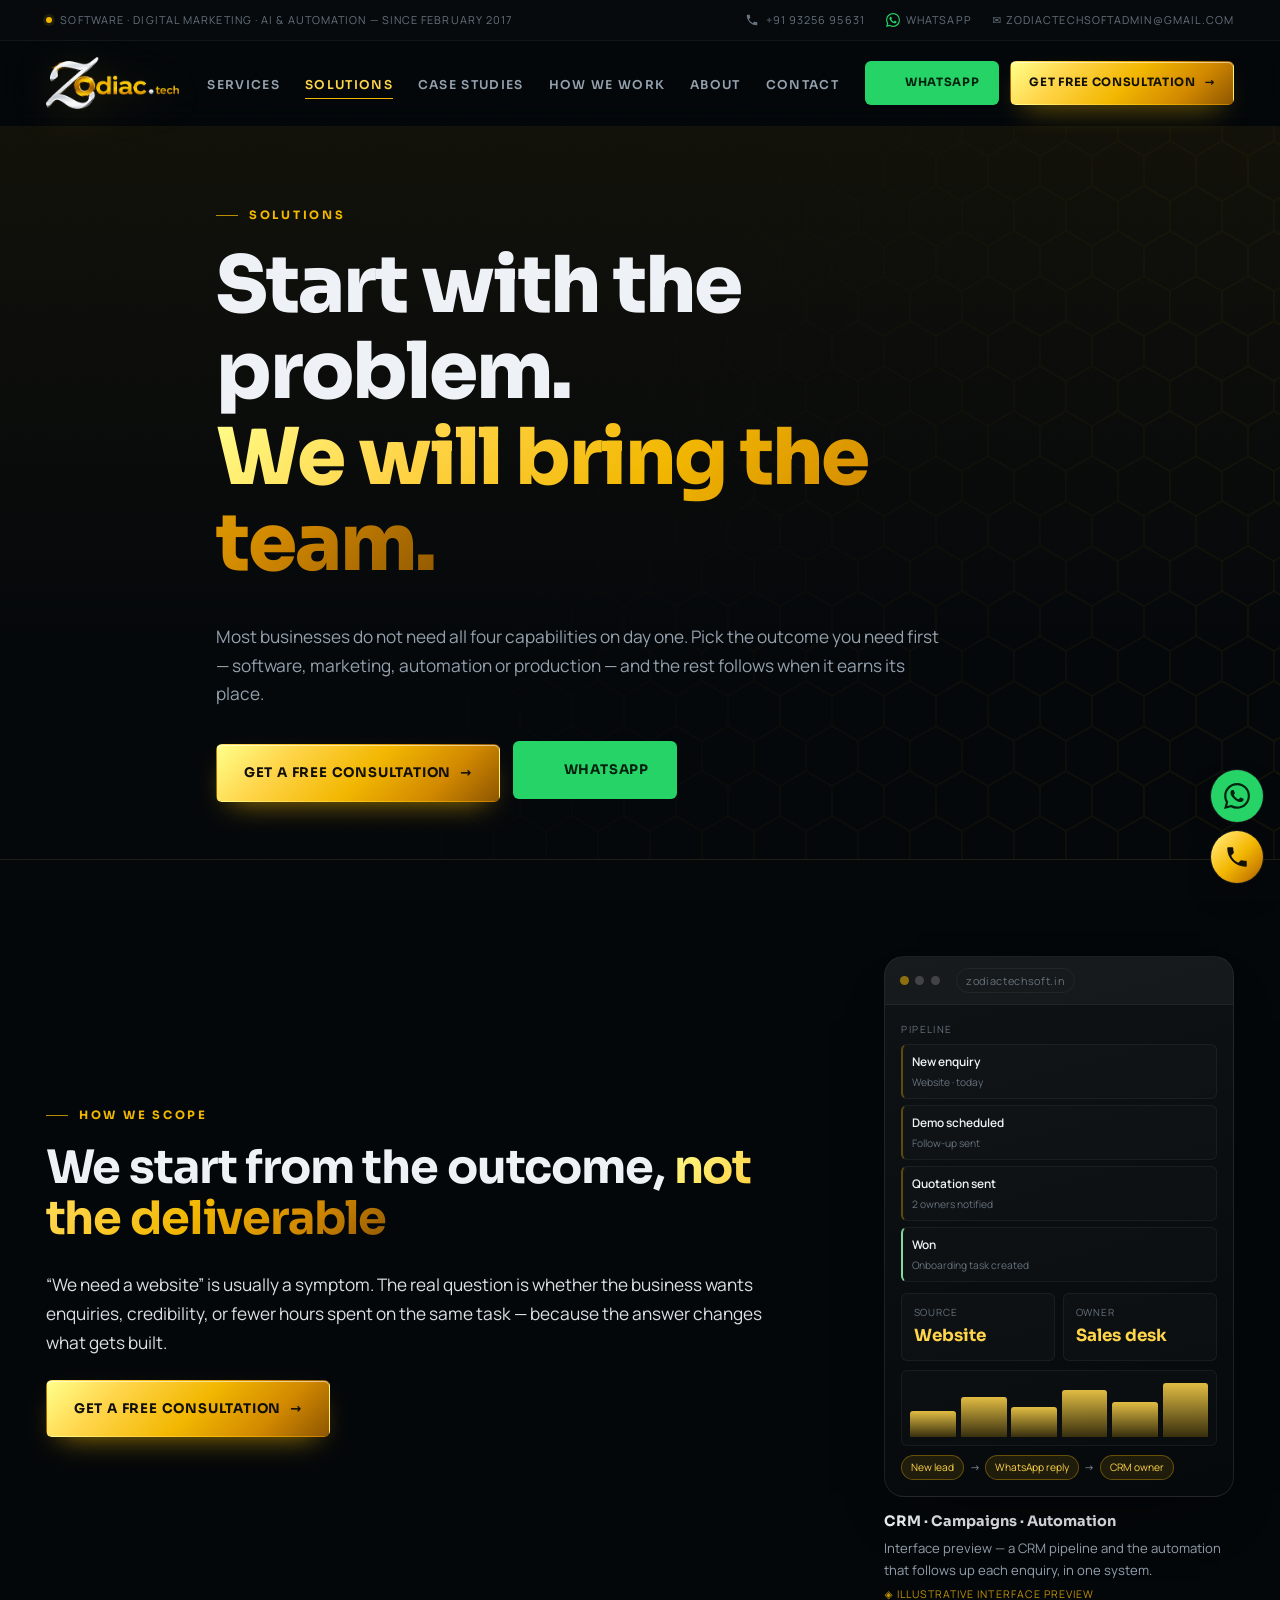
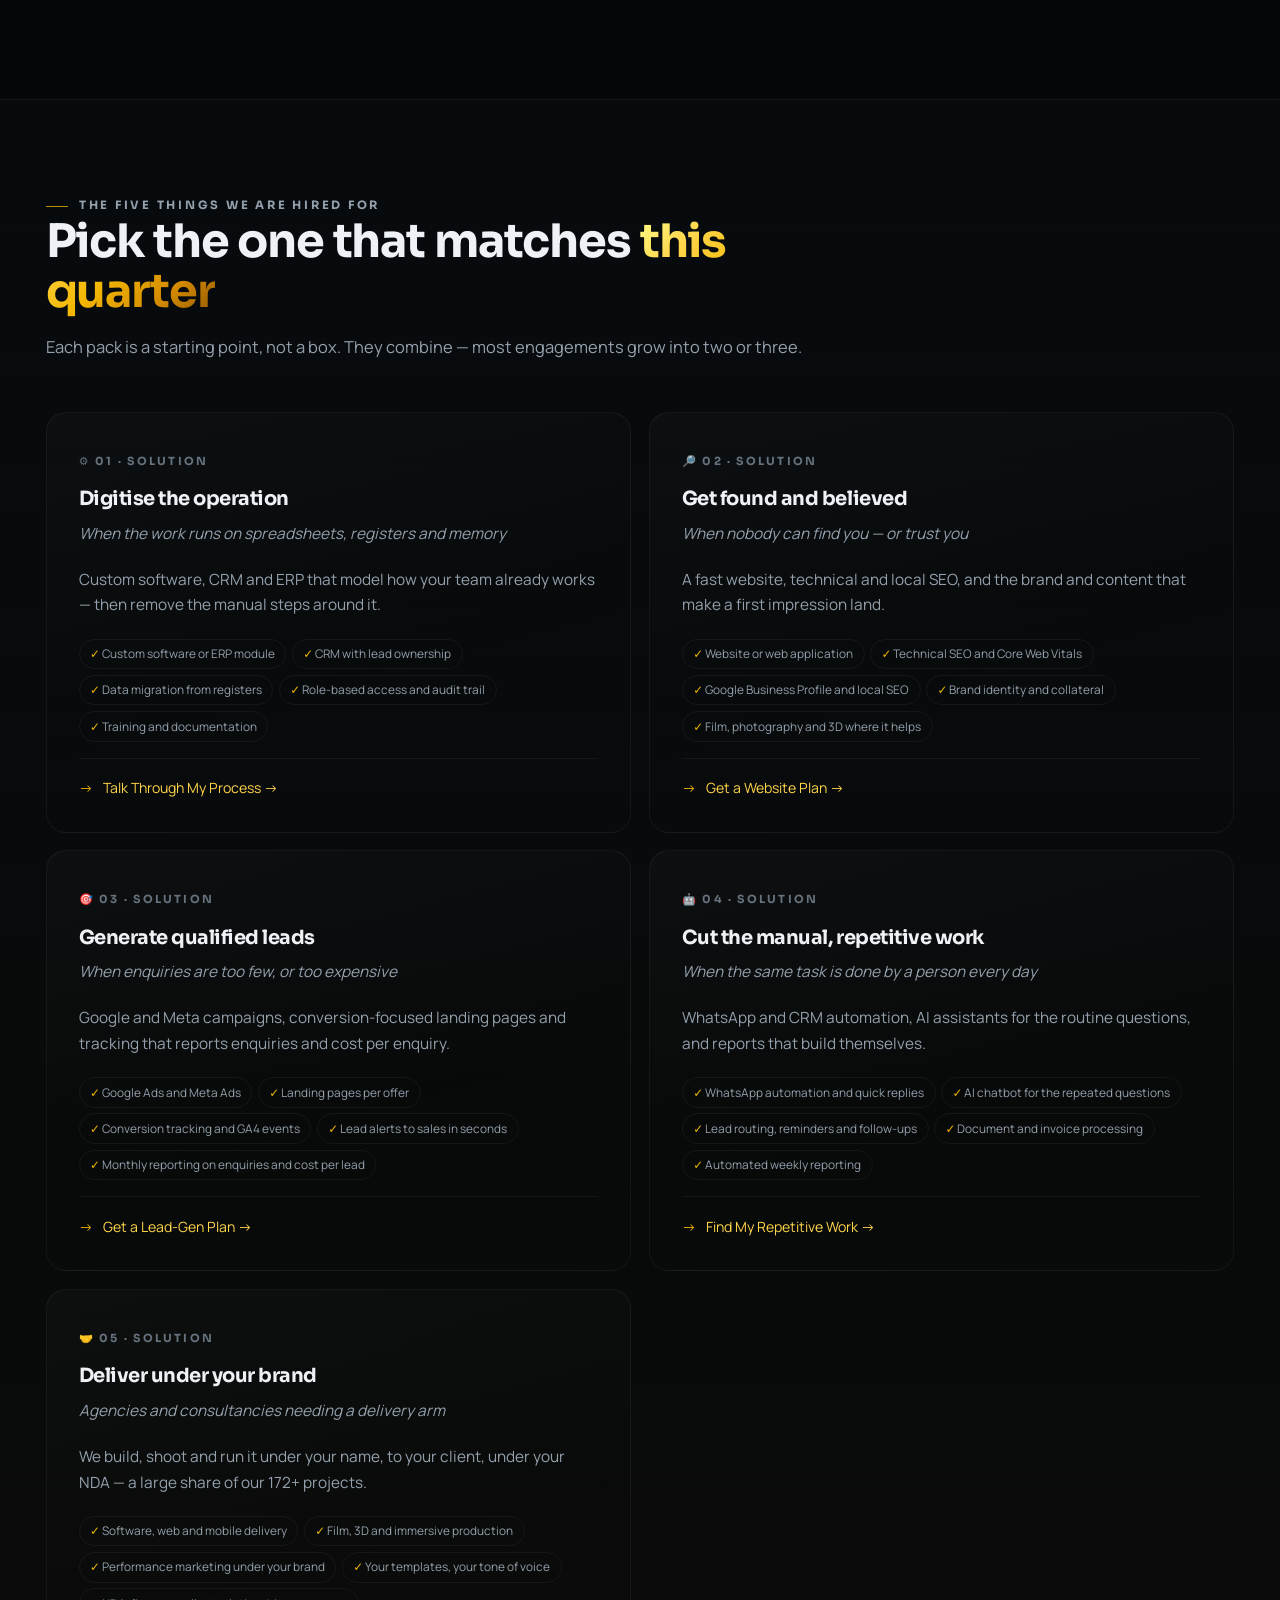
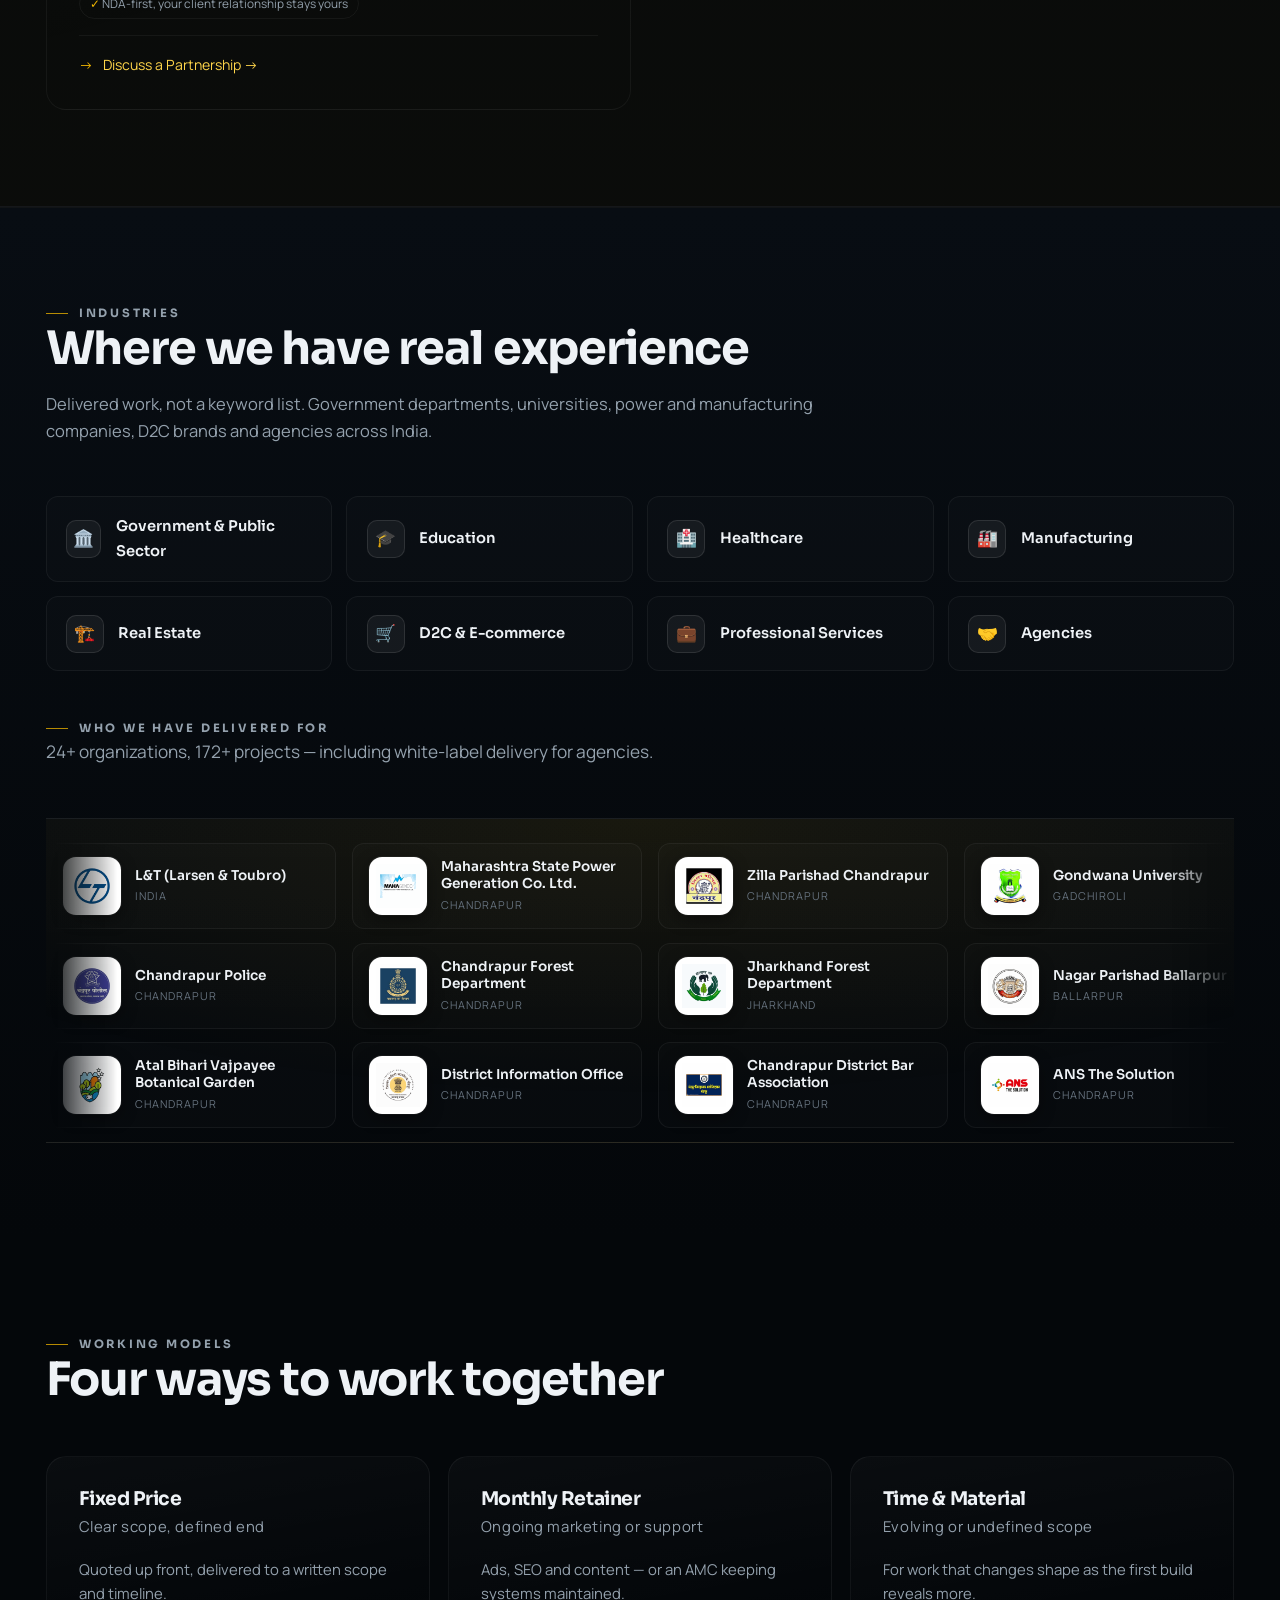
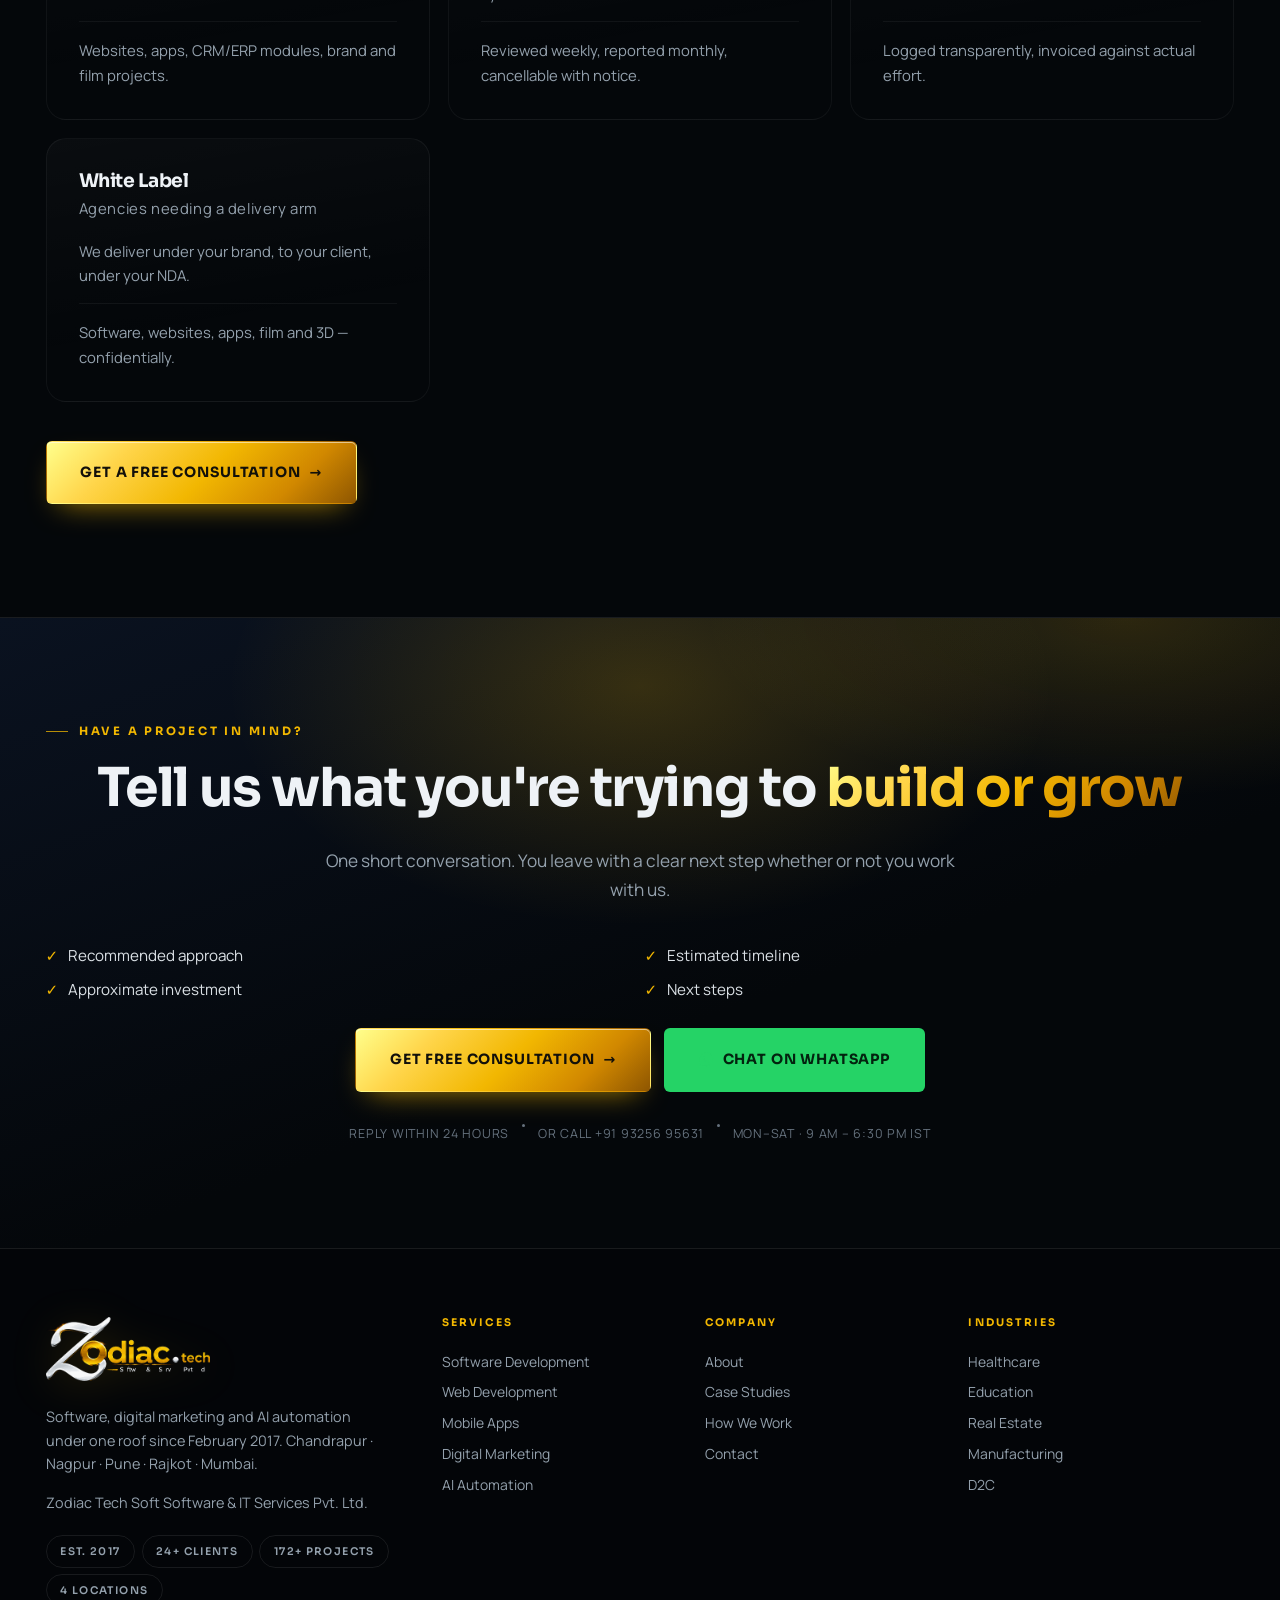
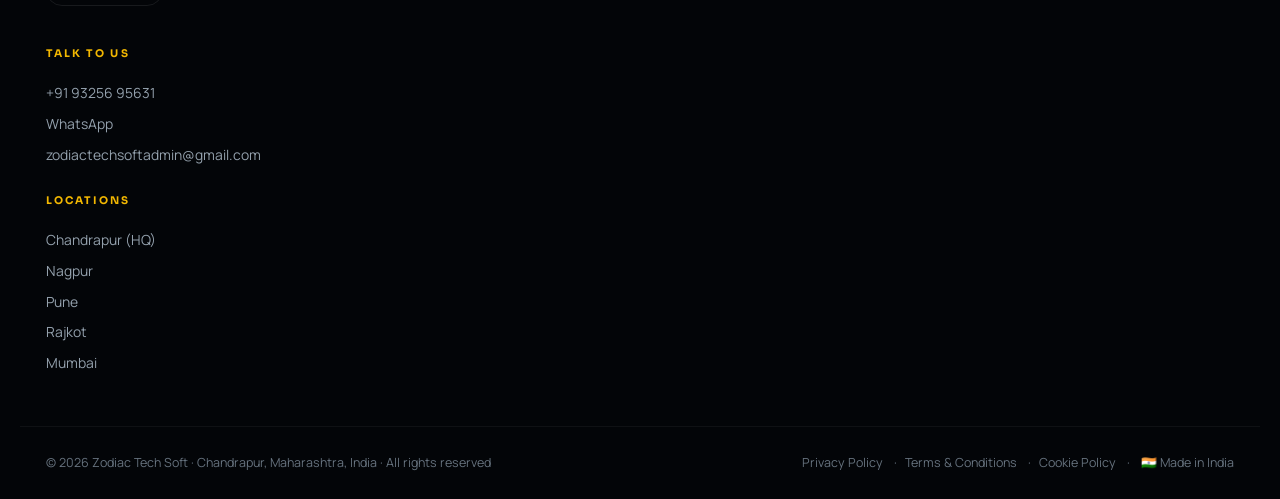
<file: solutions.html>
<!DOCTYPE html>
<html lang="en" class="no-js">
<head>
<script>document.documentElement.className = 'js';</script>
<meta charset="utf-8">
<meta name="viewport" content="width=device-width, initial-scale=1">
<title>Solutions — Digitise, Get Found, Generate Leads, Automate | Zodiac Tech Soft</title>
<meta name="description" content="Packaged solutions for the five things businesses hire us for: digitising operations, getting found, generating qualified leads, cutting manual work, and white-label delivery for agencies.">
<meta name="theme-color" content="#04070a">
<link rel="canonical" href="https://zodiactechsoft.in/solutions.html">
<meta property="og:title" content="Solutions — Digitise, Get Found, Generate Leads, Automate | Zodiac Tech Soft">
<meta property="og:description" content="Packaged solutions for the five things businesses hire us for: digitising operations, getting found, generating qualified leads, cutting manual work, and white-label delivery for agencies.">
<meta property="og:type" content="website">
<meta property="og:site_name" content="Zodiac Tech Soft">
<meta name="twitter:card" content="summary_large_image">
<link rel="icon" href="assets/img/favicon.png?v=2a5613c7">
<link rel="apple-touch-icon" href="assets/img/favicon.png?v=2a5613c7">
<link rel="preconnect" href="https://fonts.googleapis.com">
<link rel="preconnect" href="https://fonts.gstatic.com" crossorigin>
<link href="https://fonts.googleapis.com/css2?family=Sora:wght@400;500;600;700;800&family=Manrope:wght@300;400;500;600;700;800&display=swap" rel="stylesheet">
<link rel="stylesheet" href="assets/css/style.css?v=c98b5787">

<!-- organisation schema — real data only -->
<script type="application/ld+json">
{"@context":"https://schema.org","@type":"ProfessionalService","name":"Zodiac Tech Soft Software & IT Services Pvt. Ltd.","alternateName":"Zodiac Tech Soft","foundingDate":"2017-02","description":"Software development, digital marketing and AI automation company. Software, CRM, ERP, web and mobile applications, plus performance marketing for 24+ government and private-sector organisations.","telephone":"+91 93256 95631","email":"zodiactechsoftadmin@gmail.com","url":"https://zodiactechsoft.in/","areaServed":["India"],"address":[{"@type":"PostalAddress","addressLocality":"Chandrapur","addressRegion":"Maharashtra","addressCountry":"IN"},{"@type":"PostalAddress","addressLocality":"Nagpur","addressRegion":"Maharashtra","addressCountry":"IN"},{"@type":"PostalAddress","addressLocality":"Pune","addressRegion":"Maharashtra","addressCountry":"IN"},{"@type":"PostalAddress","addressLocality":"Rajkot","addressRegion":"Maharashtra","addressCountry":"IN"},{"@type":"PostalAddress","addressLocality":"Mumbai","addressRegion":"Maharashtra","addressCountry":"IN"}],"contactPoint":[{"@type":"ContactPoint","telephone":"+91 93256 95631","contactType":"sales","availableLanguage":["en","hi","mr"]}]}</script>

<script>
window.dataLayer = window.dataLayer || [];
window.ZODIAC_ANALYTICS = {"ga4":"","gtm":"","meta_pixel":"","currency":"INR"};
</script>


</head>
<body>

<!-- icon sprite — the real WhatsApp brand glyph + a phone handset, defined once per page -->
<svg class="svg-sprite" width="0" height="0" aria-hidden="true" focusable="false" style="position:absolute">
  <symbol id="ico-wa" viewBox="0 0 24 24"><path d="M17.472 14.382c-.297-.149-1.758-.867-2.03-.967-.273-.099-.471-.148-.67.15-.197.297-.767.966-.94 1.164-.173.199-.347.223-.644.075-.297-.15-1.255-.463-2.39-1.475-.883-.788-1.48-1.761-1.653-2.059-.173-.297-.018-.458.13-.606.134-.133.298-.347.446-.52.149-.174.198-.298.298-.497.099-.198.05-.371-.025-.52-.075-.149-.669-1.612-.916-2.207-.242-.579-.487-.5-.669-.51-.173-.008-.371-.01-.57-.01-.198 0-.52.074-.792.372-.272.297-1.04 1.016-1.04 2.479 0 1.462 1.065 2.875 1.213 3.074.149.198 2.096 3.2 5.077 4.487.709.306 1.262.489 1.694.625.712.227 1.36.195 1.871.118.571-.085 1.758-.719 2.006-1.413.248-.694.248-1.289.173-1.413-.074-.124-.272-.198-.57-.347m-5.421 7.403h-.004a9.87 9.87 0 01-5.031-1.378l-.361-.214-3.741.982.998-3.648-.235-.374a9.86 9.86 0 01-1.51-5.26c.001-5.45 4.436-9.884 9.888-9.884 2.64 0 5.122 1.03 6.988 2.898a9.825 9.825 0 012.893 6.994c-.003 5.45-4.437 9.884-9.885 9.884m8.413-18.297A11.815 11.815 0 0012.05 0C5.495 0 .16 5.335.157 11.892c0 2.096.547 4.142 1.588 5.945L.057 24l6.305-1.654a11.882 11.882 0 005.683 1.448h.005c6.554 0 11.89-5.335 11.893-11.893a11.821 11.821 0 00-3.48-8.413Z"/></symbol>
  <symbol id="ico-phone" viewBox="0 0 24 24"><path d="M6.62 10.79c1.44 2.83 3.76 5.14 6.59 6.59l2.2-2.2c.27-.27.67-.36 1.02-.24 1.12.37 2.33.57 3.57.57.55 0 1 .45 1 1V20c0 .55-.45 1-1 1-9.39 0-17-7.61-17-17 0-.55.45-1 1-1h3.5c.55 0 1 .45 1 1 0 1.25.2 2.45.57 3.57.11.35.03.74-.25 1.02l-2.2 2.2z"/></symbol></svg>

<a class="skip" href="#main">Skip to content</a>
<div class="scroll-progress" aria-hidden="true"><span></span></div>
<div class="page-grain" aria-hidden="true"></div>

<div class="topbar">
  <div class="wrap topbar__in">
    <span class="topbar__brand">
      <span class="live-dot" aria-hidden="true"></span>
      Software · Digital marketing · AI &amp; automation — since February 2017    </span>
    <span class="topbar__right">
      <a href="tel:+919325695631" class="topbar__wa"  data-track="phone_click" data-track-location="topbar"><svg class="ico" aria-hidden="true"><use href="#ico-phone"/></svg> +91 93256 95631</a>
      <a href="https://wa.me/919325695631?text=Hi%20Zodiac%20Tech%20%E2%80%94%20I%20would%20like%20a%20free%20consultation.%20My%20requirement%3A%20" target="_blank" rel="noopener" class="topbar__wa"  data-track="whatsapp_click" data-track-location="topbar"><svg class="ico ico--wa" aria-hidden="true"><use href="#ico-wa"/></svg> WhatsApp</a>
      <a href="mailto:zodiactechsoftadmin@gmail.com">✉ zodiactechsoftadmin@gmail.com</a>
    </span>
  </div>
</div>

<header class="site-head" id="siteHead">
  <div class="wrap site-head__in">
    <a class="brand" href="index.html" aria-label="Zodiac Tech Soft — home">
      <img class="brand__img" src="assets/img/logo-primary.png?v=027e3d1a" alt="Zodiac Tech Soft — Software · Digital Marketing · AI &amp; Automation" width="220" height="52">
    </a>

    <input type="checkbox" id="navtoggle" class="navtoggle" hidden>
    <label for="navtoggle" class="burger" aria-label="Menu"><span></span><span></span><span></span></label>

    <nav class="nav" aria-label="Main">
      <ul>
                  <li>
            <a href="services.html">
              Services            </a>
          </li>
                  <li>
            <a href="solutions.html" class="is-active" aria-current="page">
              Solutions            </a>
          </li>
                  <li>
            <a href="case-studies.html">
              Case Studies            </a>
          </li>
                  <li>
            <a href="growth-system.html">
              How We Work            </a>
          </li>
                  <li>
            <a href="about.html">
              About            </a>
          </li>
                  <li>
            <a href="contact.html">
              Contact            </a>
          </li>
              </ul>
      <div class="nav__act">
        <a class="btn btn--wa btn--sm" href="https://wa.me/919325695631?text=Hi%20Zodiac%20Tech%20%E2%80%94%20I%20would%20like%20a%20free%20consultation.%20My%20requirement%3A%20" target="_blank" rel="noopener"  data-track="whatsapp_click" data-track-location="header">
          <svg class="ico ico--wa" aria-hidden="true"><use href="#ico-wa"/></svg> WhatsApp
        </a>
        <a class="btn btn--gold btn--sm" href="contact.html#start" data-modal="consult"  data-track="cta_click" data-track-location="header" data-track-label="consultation">
          Get Free Consultation <span aria-hidden="true">→</span>
        </a>
      </div>
    </nav>
  </div>
</header>

<section class="pagehead">
  <div class="pagehead__hex" aria-hidden="true"></div>
  <div class="wrap pagehead__in reveal">
    <p class="kicker">SOLUTIONS</p>    <h1>Start with the problem.<br><span class="gold-text">We will bring the team.</span></h1>
    <p class="lede">Most businesses do not need all four capabilities on day one. Pick the outcome you need first — software, marketing, automation or production — and the rest follows when it earns its place.</p>          <div class="pagehead__cta">
        <a class="btn btn--gold" href="contact.html" data-modal="consult"  data-track="cta_click" data-track-location="pagehead" data-track-label="Get a Free Consultation">Get a Free Consultation <span aria-hidden="true">→</span></a>
        <a class="btn btn--wa" href="https://wa.me/919325695631?text=Hi%20Zodiac%20Tech%20%E2%80%94%20I%20would%20like%20a%20free%20consultation.%20My%20requirement%3A%20" target="_blank" rel="noopener"  data-track="whatsapp_click" data-track-location="pagehead"><svg class="ico ico--wa" aria-hidden="true"><use href="#ico-wa"/></svg> WhatsApp</a>
      </div>
      </div>
</section>

<main id="main">

<!-- ============================ problem-first framing ============================ -->
<section class="sec">
  <div class="wrap">
    <div class="hero__grid" style="align-items:center">
      <div class="reveal">
        <p class="kicker">HOW WE SCOPE</p>
        <h2>We start from the outcome, <span class="gold-text">not the deliverable</span></h2>
        <p class="lede lede--bright">
          “We need a website” is usually a symptom. The real question is whether the business wants enquiries,
          credibility, or fewer hours spent on the same task — because the answer changes what gets built.
        </p>
        <p style="margin-top:1.4rem">
          <a class="btn btn--gold" href="contact.html#start" data-modal="consult"  data-track="cta_click" data-track-location="solutions_top" data-track-label="consultation">Get a Free Consultation <span aria-hidden="true">→</span></a>
        </p>
      </div>
      <div class="reveal" data-d="1">
        <figure class="pf pf--browser"><div class="pf__frame"><div class="pf__bar" aria-hidden="true"><span class="pf__dot"></span><span class="pf__dot"></span><span class="pf__dot"></span><span class="pf__url">zodiactechsoft.in</span></div><div class="pf__ui pf__ui--hero" aria-hidden="true"><div class="ui ui--hero"><div class="ui__pipe"><span class="ui__pipe-h">Pipeline</span><div class="ui__lead"><b>New enquiry</b><i>Website · today</i></div><div class="ui__lead"><b>Demo scheduled</b><i>Follow-up sent</i></div><div class="ui__lead"><b>Quotation sent</b><i>2 owners notified</i></div><div class="ui__lead ui__lead--won"><b>Won</b><i>Onboarding task created</i></div></div><div class="ui__hero-main"><div class="ui__tiles ui__tiles--2"><span><i>Source</i><b>Website</b></span><span><i>Owner</i><b>Sales desk</b></span></div><div class="ui__chart"><span style="--h:44%"></span><span style="--h:68%"></span><span style="--h:52%"></span><span style="--h:81%"></span><span style="--h:60%"></span><span style="--h:92%"></span></div><div class="ui__flow"><i>New lead</i><span>→</span><i>WhatsApp reply</i><span>→</span><i>CRM owner</i></div></div></div></div></div><figcaption class="pf__cap"><strong>CRM · Campaigns · Automation</strong><span>Interface preview — a CRM pipeline and the automation that follows up each enquiry, in one system.</span><em class="pf__flag">Illustrative interface preview</em></figcaption></figure>      </div>
    </div>
  </div>
</section>

<!-- ============================ the five solution packs ============================ -->
<section class="sec sec--alt" id="packs">
  <div class="wrap">
    <div class="sec__head reveal">
      <p class="kicker">THE FIVE THINGS WE ARE HIRED FOR</p>
      <h2>Pick the one that matches <span class="gold-text">this quarter</span></h2>
      <p>Each pack is a starting point, not a box. They combine — most engagements grow into two or three.</p>
    </div>

    <div class="pain">
              <article class="paincard reveal" id="digitise" data-d="0">
          <span class="paincard__no">⚙️ 01 · SOLUTION</span>
          <h3>Digitise the operation</h3>
          <p><em>When the work runs on spreadsheets, registers and memory</em></p>
          <p>Custom software, CRM and ERP that model how your team already works — then remove the manual steps around it.</p>
          <div class="pillar__items">
            <span>Custom software or ERP module</span><span>CRM with lead ownership</span><span>Data migration from registers</span><span>Role-based access and audit trail</span><span>Training and documentation</span>          </div>
          <div class="paincard__fix">
            <span><a href="contact.html" data-modal="consult" style="color:var(--gold-light)"  data-track="service_cta_click" data-track-service="Digitise the operation" data-track-location="solutions">Talk Through My Process →</a></span>
          </div>
        </article>
              <article class="paincard reveal" id="found" data-d="1">
          <span class="paincard__no">🔎 02 · SOLUTION</span>
          <h3>Get found and believed</h3>
          <p><em>When nobody can find you — or trust you</em></p>
          <p>A fast website, technical and local SEO, and the brand and content that make a first impression land.</p>
          <div class="pillar__items">
            <span>Website or web application</span><span>Technical SEO and Core Web Vitals</span><span>Google Business Profile and local SEO</span><span>Brand identity and collateral</span><span>Film, photography and 3D where it helps</span>          </div>
          <div class="paincard__fix">
            <span><a href="contact.html" data-modal="consult" style="color:var(--gold-light)"  data-track="service_cta_click" data-track-service="Get found and believed" data-track-location="solutions">Get a Website Plan →</a></span>
          </div>
        </article>
              <article class="paincard reveal" id="leads" data-d="0">
          <span class="paincard__no">🎯 03 · SOLUTION</span>
          <h3>Generate qualified leads</h3>
          <p><em>When enquiries are too few, or too expensive</em></p>
          <p>Google and Meta campaigns, conversion-focused landing pages and tracking that reports enquiries and cost per enquiry.</p>
          <div class="pillar__items">
            <span>Google Ads and Meta Ads</span><span>Landing pages per offer</span><span>Conversion tracking and GA4 events</span><span>Lead alerts to sales in seconds</span><span>Monthly reporting on enquiries and cost per lead</span>          </div>
          <div class="paincard__fix">
            <span><a href="contact.html" data-modal="consult" style="color:var(--gold-light)"  data-track="service_cta_click" data-track-service="Generate qualified leads" data-track-location="solutions">Get a Lead-Gen Plan →</a></span>
          </div>
        </article>
              <article class="paincard reveal" id="automate" data-d="1">
          <span class="paincard__no">🤖 04 · SOLUTION</span>
          <h3>Cut the manual, repetitive work</h3>
          <p><em>When the same task is done by a person every day</em></p>
          <p>WhatsApp and CRM automation, AI assistants for the routine questions, and reports that build themselves.</p>
          <div class="pillar__items">
            <span>WhatsApp automation and quick replies</span><span>AI chatbot for the repeated questions</span><span>Lead routing, reminders and follow-ups</span><span>Document and invoice processing</span><span>Automated weekly reporting</span>          </div>
          <div class="paincard__fix">
            <span><a href="contact.html" data-modal="consult" style="color:var(--gold-light)"  data-track="service_cta_click" data-track-service="Cut the manual, repetitive work" data-track-location="solutions">Find My Repetitive Work →</a></span>
          </div>
        </article>
              <article class="paincard reveal" id="partner" data-d="0">
          <span class="paincard__no">🤝 05 · SOLUTION</span>
          <h3>Deliver under your brand</h3>
          <p><em>Agencies and consultancies needing a delivery arm</em></p>
          <p>We build, shoot and run it under your name, to your client, under your NDA — a large share of our 172+ projects.</p>
          <div class="pillar__items">
            <span>Software, web and mobile delivery</span><span>Film, 3D and immersive production</span><span>Performance marketing under your brand</span><span>Your templates, your tone of voice</span><span>NDA-first, your client relationship stays yours</span>          </div>
          <div class="paincard__fix">
            <span><a href="contact.html" data-modal="consult" style="color:var(--gold-light)"  data-track="service_cta_click" data-track-service="Deliver under your brand" data-track-location="solutions">Discuss a Partnership →</a></span>
          </div>
        </article>
          </div>
  </div>
</section>

<!-- ============================ industries ============================ -->
<section class="sec sec--deep" id="industries">
  <div class="wrap">
    <div class="sec__head reveal">
      <p class="kicker">INDUSTRIES</p>
      <h2>Where we have real experience</h2>
      <p>Delivered work, not a keyword list. Government departments, universities, power and manufacturing companies, D2C brands and agencies across India.</p>
    </div>
    <div class="inds">
              <div class="ind reveal" data-d="0">
          <span class="ind__i" aria-hidden="true">🏛️</span>
          <span>Government &amp; Public Sector</span>
        </div>
              <div class="ind reveal" data-d="1">
          <span class="ind__i" aria-hidden="true">🎓</span>
          <span>Education</span>
        </div>
              <div class="ind reveal" data-d="2">
          <span class="ind__i" aria-hidden="true">🏥</span>
          <span>Healthcare</span>
        </div>
              <div class="ind reveal" data-d="3">
          <span class="ind__i" aria-hidden="true">🏭</span>
          <span>Manufacturing</span>
        </div>
              <div class="ind reveal" data-d="0">
          <span class="ind__i" aria-hidden="true">🏗️</span>
          <span>Real Estate</span>
        </div>
              <div class="ind reveal" data-d="1">
          <span class="ind__i" aria-hidden="true">🛒</span>
          <span>D2C &amp; E-commerce</span>
        </div>
              <div class="ind reveal" data-d="2">
          <span class="ind__i" aria-hidden="true">💼</span>
          <span>Professional Services</span>
        </div>
              <div class="ind reveal" data-d="3">
          <span class="ind__i" aria-hidden="true">🤝</span>
          <span>Agencies</span>
        </div>
          </div>

    <div class="sec__head reveal" style="margin-top:3rem">
      <p class="kicker">WHO WE HAVE DELIVERED FOR</p>
      <p class="lede">24+ organizations, 172+ projects — including white-label delivery for agencies.</p>
    </div>
    <div class="logowall logowall--cards" role="group" aria-label="Clients and institutions we have delivered for"><div class="logowall__row"><div class="logowall__track logowall__track--a"><div class="clientcard"><span class="clientcard__logo"><img src="assets/img/clients/lnt.png" alt="L&amp;T (Larsen &amp; Toubro) — client logo" loading="eager" decoding="async" width="96" height="96"></span><span class="clientcard__meta"><span class="clientcard__name">L&amp;T (Larsen &amp; Toubro)</span><span class="clientcard__city">India</span></span></div><div class="clientcard"><span class="clientcard__logo"><img src="assets/img/clients/mahagenco.png" alt="Maharashtra State Power Generation Co. Ltd. — client logo" loading="eager" decoding="async" width="96" height="96"></span><span class="clientcard__meta"><span class="clientcard__name">Maharashtra State Power Generation Co. Ltd.</span><span class="clientcard__city">Chandrapur</span></span></div><div class="clientcard"><span class="clientcard__logo"><img src="assets/img/clients/zilla-parishad-chandrapur.png" alt="Zilla Parishad Chandrapur — client logo" loading="eager" decoding="async" width="96" height="96"></span><span class="clientcard__meta"><span class="clientcard__name">Zilla Parishad Chandrapur</span><span class="clientcard__city">Chandrapur</span></span></div><div class="clientcard"><span class="clientcard__logo"><img src="assets/img/clients/gondwana-university.png" alt="Gondwana University — client logo" loading="eager" decoding="async" width="96" height="96"></span><span class="clientcard__meta"><span class="clientcard__name">Gondwana University</span><span class="clientcard__city">Gadchiroli</span></span></div><div class="clientcard"><span class="clientcard__logo"><img src="assets/img/clients/isbm-pune.png" alt="ISBM Pune — client logo" loading="eager" decoding="async" width="96" height="96"></span><span class="clientcard__meta"><span class="clientcard__name">ISBM Pune</span><span class="clientcard__city">Pune</span></span></div><div class="clientcard"><span class="clientcard__logo"><img src="assets/img/clients/tadoba-andhari-tiger-reserve.png" alt="Tadoba-Andhari Tiger Reserve — client logo" loading="eager" decoding="async" width="96" height="96"></span><span class="clientcard__meta"><span class="clientcard__name">Tadoba-Andhari Tiger Reserve</span><span class="clientcard__city">Chandrapur</span></span></div><div class="clientcard"><span class="clientcard__logo"><img src="assets/img/clients/dsk-group.png" alt="DSK Group — client logo" loading="eager" decoding="async" width="96" height="96"></span><span class="clientcard__meta"><span class="clientcard__name">DSK Group</span><span class="clientcard__city">India</span></span></div><div class="clientcard"><span class="clientcard__logo"><img src="assets/img/clients/chandrapur-municipal-corporation.png" alt="Chandrapur Municipal Corporation — client logo" loading="eager" decoding="async" width="96" height="96"></span><span class="clientcard__meta"><span class="clientcard__name">Chandrapur Municipal Corporation</span><span class="clientcard__city">Chandrapur</span></span></div><div class="clientcard" aria-hidden="true"><span class="clientcard__logo"><img src="assets/img/clients/lnt.png" alt="" loading="eager" decoding="async" width="96" height="96"></span><span class="clientcard__meta"><span class="clientcard__name">L&amp;T (Larsen &amp; Toubro)</span><span class="clientcard__city">India</span></span></div><div class="clientcard" aria-hidden="true"><span class="clientcard__logo"><img src="assets/img/clients/mahagenco.png" alt="" loading="eager" decoding="async" width="96" height="96"></span><span class="clientcard__meta"><span class="clientcard__name">Maharashtra State Power Generation Co. Ltd.</span><span class="clientcard__city">Chandrapur</span></span></div><div class="clientcard" aria-hidden="true"><span class="clientcard__logo"><img src="assets/img/clients/zilla-parishad-chandrapur.png" alt="" loading="eager" decoding="async" width="96" height="96"></span><span class="clientcard__meta"><span class="clientcard__name">Zilla Parishad Chandrapur</span><span class="clientcard__city">Chandrapur</span></span></div><div class="clientcard" aria-hidden="true"><span class="clientcard__logo"><img src="assets/img/clients/gondwana-university.png" alt="" loading="eager" decoding="async" width="96" height="96"></span><span class="clientcard__meta"><span class="clientcard__name">Gondwana University</span><span class="clientcard__city">Gadchiroli</span></span></div><div class="clientcard" aria-hidden="true"><span class="clientcard__logo"><img src="assets/img/clients/isbm-pune.png" alt="" loading="eager" decoding="async" width="96" height="96"></span><span class="clientcard__meta"><span class="clientcard__name">ISBM Pune</span><span class="clientcard__city">Pune</span></span></div><div class="clientcard" aria-hidden="true"><span class="clientcard__logo"><img src="assets/img/clients/tadoba-andhari-tiger-reserve.png" alt="" loading="eager" decoding="async" width="96" height="96"></span><span class="clientcard__meta"><span class="clientcard__name">Tadoba-Andhari Tiger Reserve</span><span class="clientcard__city">Chandrapur</span></span></div><div class="clientcard" aria-hidden="true"><span class="clientcard__logo"><img src="assets/img/clients/dsk-group.png" alt="" loading="eager" decoding="async" width="96" height="96"></span><span class="clientcard__meta"><span class="clientcard__name">DSK Group</span><span class="clientcard__city">India</span></span></div><div class="clientcard" aria-hidden="true"><span class="clientcard__logo"><img src="assets/img/clients/chandrapur-municipal-corporation.png" alt="" loading="eager" decoding="async" width="96" height="96"></span><span class="clientcard__meta"><span class="clientcard__name">Chandrapur Municipal Corporation</span><span class="clientcard__city">Chandrapur</span></span></div></div></div><div class="logowall__row"><div class="logowall__track logowall__track--b"><div class="clientcard"><span class="clientcard__logo"><img src="assets/img/clients/chandrapur-police.png" alt="Chandrapur Police — client logo" loading="eager" decoding="async" width="96" height="96"></span><span class="clientcard__meta"><span class="clientcard__name">Chandrapur Police</span><span class="clientcard__city">Chandrapur</span></span></div><div class="clientcard"><span class="clientcard__logo"><img src="assets/img/clients/chandrapur-forest-department.png" alt="Chandrapur Forest Department — client logo" loading="eager" decoding="async" width="96" height="96"></span><span class="clientcard__meta"><span class="clientcard__name">Chandrapur Forest Department</span><span class="clientcard__city">Chandrapur</span></span></div><div class="clientcard"><span class="clientcard__logo"><img src="assets/img/clients/jharkhand-forest-department.png" alt="Jharkhand Forest Department — client logo" loading="eager" decoding="async" width="96" height="96"></span><span class="clientcard__meta"><span class="clientcard__name">Jharkhand Forest Department</span><span class="clientcard__city">Jharkhand</span></span></div><div class="clientcard"><span class="clientcard__logo"><img src="assets/img/clients/nagar-parishad-ballarpur.png" alt="Nagar Parishad Ballarpur — client logo" loading="eager" decoding="async" width="96" height="96"></span><span class="clientcard__meta"><span class="clientcard__name">Nagar Parishad Ballarpur</span><span class="clientcard__city">Ballarpur</span></span></div><div class="clientcard"><span class="clientcard__logo"><img src="assets/img/clients/nagar-parishad-warora.png" alt="Nagar Parishad Warora — client logo" loading="eager" decoding="async" width="96" height="96"></span><span class="clientcard__meta"><span class="clientcard__name">Nagar Parishad Warora</span><span class="clientcard__city">Warora</span></span></div><div class="clientcard"><span class="clientcard__logo"><img src="assets/img/clients/nagar-parishad-rajura.png" alt="Nagar Parishad Rajura — client logo" loading="eager" decoding="async" width="96" height="96"></span><span class="clientcard__meta"><span class="clientcard__name">Nagar Parishad Rajura</span><span class="clientcard__city">Rajura</span></span></div><div class="clientcard"><span class="clientcard__logo"><img src="assets/img/clients/nagpur-city-g20.png" alt="Nagpur City G20 — client logo" loading="eager" decoding="async" width="96" height="96"></span><span class="clientcard__meta"><span class="clientcard__name">Nagpur City G20</span><span class="clientcard__city">Nagpur</span></span></div><div class="clientcard"><span class="clientcard__logo"><img src="assets/img/clients/dr-ambedkar-college.png" alt="Dr. Ambedkar College of Arts, Commerce &amp; Science — client logo" loading="eager" decoding="async" width="96" height="96"></span><span class="clientcard__meta"><span class="clientcard__name">Dr. Ambedkar College of Arts, Commerce &amp; Science</span><span class="clientcard__city">Chandrapur</span></span></div><div class="clientcard" aria-hidden="true"><span class="clientcard__logo"><img src="assets/img/clients/chandrapur-police.png" alt="" loading="eager" decoding="async" width="96" height="96"></span><span class="clientcard__meta"><span class="clientcard__name">Chandrapur Police</span><span class="clientcard__city">Chandrapur</span></span></div><div class="clientcard" aria-hidden="true"><span class="clientcard__logo"><img src="assets/img/clients/chandrapur-forest-department.png" alt="" loading="eager" decoding="async" width="96" height="96"></span><span class="clientcard__meta"><span class="clientcard__name">Chandrapur Forest Department</span><span class="clientcard__city">Chandrapur</span></span></div><div class="clientcard" aria-hidden="true"><span class="clientcard__logo"><img src="assets/img/clients/jharkhand-forest-department.png" alt="" loading="eager" decoding="async" width="96" height="96"></span><span class="clientcard__meta"><span class="clientcard__name">Jharkhand Forest Department</span><span class="clientcard__city">Jharkhand</span></span></div><div class="clientcard" aria-hidden="true"><span class="clientcard__logo"><img src="assets/img/clients/nagar-parishad-ballarpur.png" alt="" loading="eager" decoding="async" width="96" height="96"></span><span class="clientcard__meta"><span class="clientcard__name">Nagar Parishad Ballarpur</span><span class="clientcard__city">Ballarpur</span></span></div><div class="clientcard" aria-hidden="true"><span class="clientcard__logo"><img src="assets/img/clients/nagar-parishad-warora.png" alt="" loading="eager" decoding="async" width="96" height="96"></span><span class="clientcard__meta"><span class="clientcard__name">Nagar Parishad Warora</span><span class="clientcard__city">Warora</span></span></div><div class="clientcard" aria-hidden="true"><span class="clientcard__logo"><img src="assets/img/clients/nagar-parishad-rajura.png" alt="" loading="eager" decoding="async" width="96" height="96"></span><span class="clientcard__meta"><span class="clientcard__name">Nagar Parishad Rajura</span><span class="clientcard__city">Rajura</span></span></div><div class="clientcard" aria-hidden="true"><span class="clientcard__logo"><img src="assets/img/clients/nagpur-city-g20.png" alt="" loading="eager" decoding="async" width="96" height="96"></span><span class="clientcard__meta"><span class="clientcard__name">Nagpur City G20</span><span class="clientcard__city">Nagpur</span></span></div><div class="clientcard" aria-hidden="true"><span class="clientcard__logo"><img src="assets/img/clients/dr-ambedkar-college.png" alt="" loading="eager" decoding="async" width="96" height="96"></span><span class="clientcard__meta"><span class="clientcard__name">Dr. Ambedkar College of Arts, Commerce &amp; Science</span><span class="clientcard__city">Chandrapur</span></span></div></div></div><div class="logowall__row"><div class="logowall__track logowall__track--a"><div class="clientcard"><span class="clientcard__logo"><img src="assets/img/clients/atal-bihari-vajpayee-botanical-garden.png" alt="Atal Bihari Vajpayee Botanical Garden — client logo" loading="eager" decoding="async" width="96" height="96"></span><span class="clientcard__meta"><span class="clientcard__name">Atal Bihari Vajpayee Botanical Garden</span><span class="clientcard__city">Chandrapur</span></span></div><div class="clientcard"><span class="clientcard__logo"><img src="assets/img/clients/district-information-office.png" alt="District Information Office — client logo" loading="eager" decoding="async" width="96" height="96"></span><span class="clientcard__meta"><span class="clientcard__name">District Information Office</span><span class="clientcard__city">Chandrapur</span></span></div><div class="clientcard"><span class="clientcard__logo"><img src="assets/img/clients/chandrapur-district-bar-association.png" alt="Chandrapur District Bar Association — client logo" loading="eager" decoding="async" width="96" height="96"></span><span class="clientcard__meta"><span class="clientcard__name">Chandrapur District Bar Association</span><span class="clientcard__city">Chandrapur</span></span></div><div class="clientcard"><span class="clientcard__logo"><img src="assets/img/clients/ans-the-solution.png" alt="ANS The Solution — client logo" loading="eager" decoding="async" width="96" height="96"></span><span class="clientcard__meta"><span class="clientcard__name">ANS The Solution</span><span class="clientcard__city">Chandrapur</span></span></div><div class="clientcard"><span class="clientcard__logo clientcard__logo--photo"><img src="assets/img/clients/photo-aditya-infraventures.jpg" alt="Aditya Infraventures — client logo" loading="eager" decoding="async" width="96" height="96"></span><span class="clientcard__meta"><span class="clientcard__name">Aditya Infraventures</span><span class="clientcard__city">India</span></span></div><div class="clientcard"><span class="clientcard__logo clientcard__logo--photo"><img src="assets/img/clients/photo-erai-dam-project.jpg" alt="Erai Dam Project — client logo" loading="eager" decoding="async" width="96" height="96"></span><span class="clientcard__meta"><span class="clientcard__name">Erai Dam Project</span><span class="clientcard__city">Chandrapur</span></span></div><div class="clientcard"><span class="clientcard__logo"><img src="assets/img/clients/bjp-chandrapur.png" alt="BJP Chandrapur — client logo" loading="eager" decoding="async" width="96" height="96"></span><span class="clientcard__meta"><span class="clientcard__name">BJP Chandrapur</span><span class="clientcard__city">Chandrapur</span></span></div><div class="clientcard"><span class="clientcard__logo clientcard__logo--mono"><span class="clientcard__mono" aria-hidden="true">PZ</span></span><span class="clientcard__meta"><span class="clientcard__name">PWD Department</span><span class="clientcard__city">Chandrapur</span></span></div><div class="clientcard" aria-hidden="true"><span class="clientcard__logo"><img src="assets/img/clients/atal-bihari-vajpayee-botanical-garden.png" alt="" loading="eager" decoding="async" width="96" height="96"></span><span class="clientcard__meta"><span class="clientcard__name">Atal Bihari Vajpayee Botanical Garden</span><span class="clientcard__city">Chandrapur</span></span></div><div class="clientcard" aria-hidden="true"><span class="clientcard__logo"><img src="assets/img/clients/district-information-office.png" alt="" loading="eager" decoding="async" width="96" height="96"></span><span class="clientcard__meta"><span class="clientcard__name">District Information Office</span><span class="clientcard__city">Chandrapur</span></span></div><div class="clientcard" aria-hidden="true"><span class="clientcard__logo"><img src="assets/img/clients/chandrapur-district-bar-association.png" alt="" loading="eager" decoding="async" width="96" height="96"></span><span class="clientcard__meta"><span class="clientcard__name">Chandrapur District Bar Association</span><span class="clientcard__city">Chandrapur</span></span></div><div class="clientcard" aria-hidden="true"><span class="clientcard__logo"><img src="assets/img/clients/ans-the-solution.png" alt="" loading="eager" decoding="async" width="96" height="96"></span><span class="clientcard__meta"><span class="clientcard__name">ANS The Solution</span><span class="clientcard__city">Chandrapur</span></span></div><div class="clientcard" aria-hidden="true"><span class="clientcard__logo clientcard__logo--photo"><img src="assets/img/clients/photo-aditya-infraventures.jpg" alt="" loading="eager" decoding="async" width="96" height="96"></span><span class="clientcard__meta"><span class="clientcard__name">Aditya Infraventures</span><span class="clientcard__city">India</span></span></div><div class="clientcard" aria-hidden="true"><span class="clientcard__logo clientcard__logo--photo"><img src="assets/img/clients/photo-erai-dam-project.jpg" alt="" loading="eager" decoding="async" width="96" height="96"></span><span class="clientcard__meta"><span class="clientcard__name">Erai Dam Project</span><span class="clientcard__city">Chandrapur</span></span></div><div class="clientcard" aria-hidden="true"><span class="clientcard__logo"><img src="assets/img/clients/bjp-chandrapur.png" alt="" loading="eager" decoding="async" width="96" height="96"></span><span class="clientcard__meta"><span class="clientcard__name">BJP Chandrapur</span><span class="clientcard__city">Chandrapur</span></span></div><div class="clientcard" aria-hidden="true"><span class="clientcard__logo clientcard__logo--mono"><span class="clientcard__mono" aria-hidden="true">PZ</span></span><span class="clientcard__meta"><span class="clientcard__name">PWD Department</span><span class="clientcard__city">Chandrapur</span></span></div></div></div></div>  </div>
</section>

<!-- ============================ working models ============================ -->
<section class="sec" id="models">
  <div class="wrap">
    <div class="sec__head reveal">
      <p class="kicker">WORKING MODELS</p>
      <h2>Four ways to work together</h2>
    </div>
    <div class="eng">
              <article class="engcard reveal" data-d="0">
          <h3>Fixed Price</h3>
          <p class="engcard__for">Clear scope, defined end</p>
          <p>Quoted up front, delivered to a written scope and timeline.</p>
                    <p class="engcard__note">Websites, apps, CRM/ERP modules, brand and film projects.</p>
        </article>
              <article class="engcard reveal" data-d="1">
          <h3>Monthly Retainer</h3>
          <p class="engcard__for">Ongoing marketing or support</p>
          <p>Ads, SEO and content — or an AMC keeping systems maintained.</p>
                    <p class="engcard__note">Reviewed weekly, reported monthly, cancellable with notice.</p>
        </article>
              <article class="engcard reveal" data-d="2">
          <h3>Time &amp; Material</h3>
          <p class="engcard__for">Evolving or undefined scope</p>
          <p>For work that changes shape as the first build reveals more.</p>
                    <p class="engcard__note">Logged transparently, invoiced against actual effort.</p>
        </article>
              <article class="engcard reveal" data-d="3">
          <h3>White Label</h3>
          <p class="engcard__for">Agencies needing a delivery arm</p>
          <p>We deliver under your brand, to your client, under your NDA.</p>
                    <p class="engcard__note">Software, websites, apps, film and 3D — confidentially.</p>
        </article>
          </div>
    <p style="margin-top:2.4rem" class="reveal">
      <a class="btn btn--gold btn--lg" href="contact.html#start" data-modal="consult"  data-track="cta_click" data-track-location="solutions_foot" data-track-label="consultation">Get a Free Consultation <span aria-hidden="true">→</span></a>
    </p>
  </div>
</section>

</main>

<!-- ============================ final CTA ============================ -->
<section class="finalcta" id="start">
  <div class="finalcta__glow" aria-hidden="true"></div>
  <div class="wrap finalcta__in reveal">
    <p class="kicker">HAVE A PROJECT IN MIND?</p>
    <h2 class="finalcta__h">Tell us what you're trying to <span class="gold-text">build or grow</span></h2>
    <p class="lede finalcta__lede">One short conversation. You leave with a clear next step whether or not you work with us.</p>

    <ul class="magnet__checks">
      <li>Recommended approach</li><li>Estimated timeline</li><li>Approximate investment</li><li>Next steps</li>    </ul>

    <div class="finalcta__btns">
      <a class="btn btn--gold btn--lg" href="contact.html#start" data-modal="consult"  data-track="cta_click" data-track-location="final" data-track-label="consultation">
        Get Free Consultation <span aria-hidden="true">→</span>
      </a>
      <a class="btn btn--wa btn--lg" href="https://wa.me/919325695631?text=Hi%20Zodiac%20Tech%20%E2%80%94%20I%20would%20like%20a%20free%20consultation.%20My%20requirement%3A%20" target="_blank" rel="noopener"  data-track="whatsapp_click" data-track-location="final">
        <svg class="ico ico--wa" aria-hidden="true"><use href="#ico-wa"/></svg> Chat on WhatsApp      </a>
    </div>
    <p class="finalcta__micro">
      <span>Reply within 24 hours</span>
      <span class="dot" aria-hidden="true"></span>
      <span>Or call <a href="tel:+919325695631"  data-track="phone_click" data-track-location="final">+91 93256 95631</a></span>
      <span class="dot" aria-hidden="true"></span>
      <span>Mon–Sat · 9 AM – 6:30 PM IST</span>
    </p>
  </div>
</section>

<!-- ============================ footer ============================ -->
<footer class="site-foot">
  <div class="wrap site-foot__grid">
    <div class="site-foot__brand">
      <img class="brand__img brand__img--foot" src="assets/img/logo-lockup.png?v=170c921e" alt="Zodiac Tech Soft Software &amp; IT Services Pvt. Ltd.">
      <p class="muted">
        Software, digital marketing and AI automation under one roof since February 2017.
        Chandrapur · Nagpur · Pune · Rajkot · Mumbai.
      </p>
      <p class="muted small">Zodiac Tech Soft Software &amp; IT Services Pvt. Ltd.</p>
      <div class="site-foot__badges">
        <span class="chip">Est. 2017</span>
        <span class="chip">24+ Clients</span>
        <span class="chip">172+ Projects</span>
        <span class="chip">4 Locations</span>
      </div>
    </div>

          <div class="site-foot__col">
        <h3>Services</h3>
        <ul>
                      <li><a href="services.html#software">Software Development</a></li>
                      <li><a href="services.html#software">Web Development</a></li>
                      <li><a href="services.html#software">Mobile Apps</a></li>
                      <li><a href="services.html#growth">Digital Marketing</a></li>
                      <li><a href="services.html#automation">AI Automation</a></li>
                  </ul>
      </div>
          <div class="site-foot__col">
        <h3>Company</h3>
        <ul>
                      <li><a href="about.html">About</a></li>
                      <li><a href="case-studies.html">Case Studies</a></li>
                      <li><a href="growth-system.html">How We Work</a></li>
                      <li><a href="contact.html">Contact</a></li>
                  </ul>
      </div>
          <div class="site-foot__col">
        <h3>Industries</h3>
        <ul>
                      <li><a href="solutions.html#industries">Healthcare</a></li>
                      <li><a href="solutions.html#industries">Education</a></li>
                      <li><a href="solutions.html#industries">Real Estate</a></li>
                      <li><a href="solutions.html#industries">Manufacturing</a></li>
                      <li><a href="solutions.html#industries">D2C</a></li>
                  </ul>
      </div>
    
    <div class="site-foot__col">
      <h3>Talk to us</h3>
      <ul>
        <li><a href="tel:+919325695631"  data-track="phone_click" data-track-location="footer">+91 93256 95631</a></li>
        <li><a href="https://wa.me/919325695631?text=Hi%20Zodiac%20Tech%20%E2%80%94%20I%20would%20like%20a%20free%20consultation.%20My%20requirement%3A%20" target="_blank" rel="noopener"  data-track="whatsapp_click" data-track-location="footer">WhatsApp</a></li>
        <li><a href="mailto:zodiactechsoftadmin@gmail.com">zodiactechsoftadmin@gmail.com</a></li>
      </ul>
      <h3 class="mt">Locations</h3>
      <ul>
                  <li>Chandrapur (HQ)</li>
                  <li>Nagpur</li>
                  <li>Pune</li>
                  <li>Rajkot</li>
                  <li>Mumbai</li>
              </ul>
    </div>
  </div>

  <div class="wrap site-foot__bar">
    <p>© 2026 Zodiac Tech Soft · Chandrapur, Maharashtra, India · All rights reserved</p>
    <p class="site-foot__legal">
              <a href="privacy.html">Privacy Policy</a>
              <span class="sep">·</span><a href="terms.html">Terms &amp; Conditions</a>
              <span class="sep">·</span><a href="cookies.html">Cookie Policy</a>
            <span class="sep">·</span>
      <span>🇮🇳 Made in India</span>
    </p>
  </div>
</footer>

<!-- ============================ consultation dialog ============================ -->
<dialog class="modal" id="consultModal" aria-labelledby="consultTitle">
  <div class="modal__card">
    <div class="modal__head">
      <div>
        <p class="kicker">FREE CONSULTATION</p>
        <h3 id="consultTitle">Tell us what you need</h3>
      </div>
      <button type="button" class="modal__close" data-modal-close aria-label="Close">✕</button>
    </div>
    <p class="muted small" style="margin-bottom:1.2rem">
      Four fields. You get a recommended approach, an estimated timeline and an approximate investment —
      within 24 hours, with no obligation.
    </p>

    <form action="/api/lead" class="leadform" method="post" data-static-form="true" data-source="consultation" data-consult-form="true" data-lead novalidate>
      <div class="modal__row">
        <div class="field">
          <label for="cm-name">Name</label>
          <input type="text" id="cm-name" name="name" required autocomplete="name" placeholder="Your name">
        </div>
        <div class="field">
          <label for="cm-phone">Phone / WhatsApp</label>
          <input type="tel" id="cm-phone" name="phone" autocomplete="tel" placeholder="+91 …">
        </div>
      </div>
      <div class="field">
        <label for="cm-email">Email</label>
        <input type="email" id="cm-email" name="email" required autocomplete="email" placeholder="you@company.com">
      </div>
      <div class="field">
        <label for="cm-goal">Service required</label>
        <select id="cm-goal" name="goal">
          <option value="">Select one…</option>
          <option value="Software Development">Software Development</option><option value="Website">Website</option><option value="Mobile App">Mobile App</option><option value="CRM / ERP">CRM / ERP</option><option value="Digital Marketing">Digital Marketing</option><option value="Google Ads">Google Ads</option><option value="Meta Ads">Meta Ads</option><option value="SEO">SEO</option><option value="AI Automation">AI Automation</option><option value="Other">Other</option>        </select>
      </div>
      <div class="field">
        <label for="cm-msg">What are you trying to build or grow?</label>
        <textarea id="cm-msg" name="message" rows="3" placeholder="A sentence is enough — we will ask the rest on the call."></textarea>
      </div>
      <!-- honeypot -->
      <div class="field" style="position:absolute;left:-9999px" aria-hidden="true">
        <label for="cm-hp">Leave empty</label>
        <input type="text" id="cm-hp" name="hp" tabindex="-1" autocomplete="off">
      </div>
      <button class="btn btn--gold btn--block" type="submit">Request a Consultation <span aria-hidden="true">→</span></button>
      <p class="formnote" data-formnote>We reply within 24 hours. Prefer to talk? <a href="https://wa.me/919325695631?text=Hi%20Zodiac%20Tech%20%E2%80%94%20I%20would%20like%20a%20free%20consultation.%20My%20requirement%3A%20" target="_blank" rel="noopener"  data-track="whatsapp_click" data-track-location="modal">WhatsApp us</a>.</p>
    </form>
  </div>
</dialog>

<!-- ============================ always-reachable contact buttons ============================ -->
<div class="fabbar" role="complementary" aria-label="Contact Zodiac Tech Soft">
  <a class="fab fab--wa" href="https://wa.me/919325695631?text=Hi%20Zodiac%20Tech%20%E2%80%94%20I%20would%20like%20a%20free%20consultation.%20My%20requirement%3A%20" target="_blank" rel="noopener"
      data-track="whatsapp_click" data-track-location="fab" aria-label="Chat with us on WhatsApp — +91 93256 95631">
    <span class="fab__ico" aria-hidden="true"><svg><use href="#ico-wa"/></svg></span>
    <span class="fab__label">WhatsApp us</span>
  </a>
  <a class="fab fab--call" href="tel:+919325695631"  data-track="phone_click" data-track-location="fab"     aria-label="Call Zodiac Tech Soft on +91 93256 95631">
    <span class="fab__ico" aria-hidden="true"><svg><use href="#ico-phone"/></svg></span>
    <span class="fab__label">Call +91 93256 95631</span>
  </a>
</div>

<a class="mobile-cta" href="contact.html#start" data-modal="consult"  data-track="cta_click" data-track-location="sticky_mobile" data-track-label="consultation">
  Get Free Consultation <span aria-hidden="true">→</span>
</a>

<script src="assets/js/tracking.js?v=59332184" defer></script>
<script src="assets/js/main.js?v=47c2b57c" defer></script>
<script src="assets/js/forms.js?v=fac62490" defer></script>
</body>
</html>
</file>
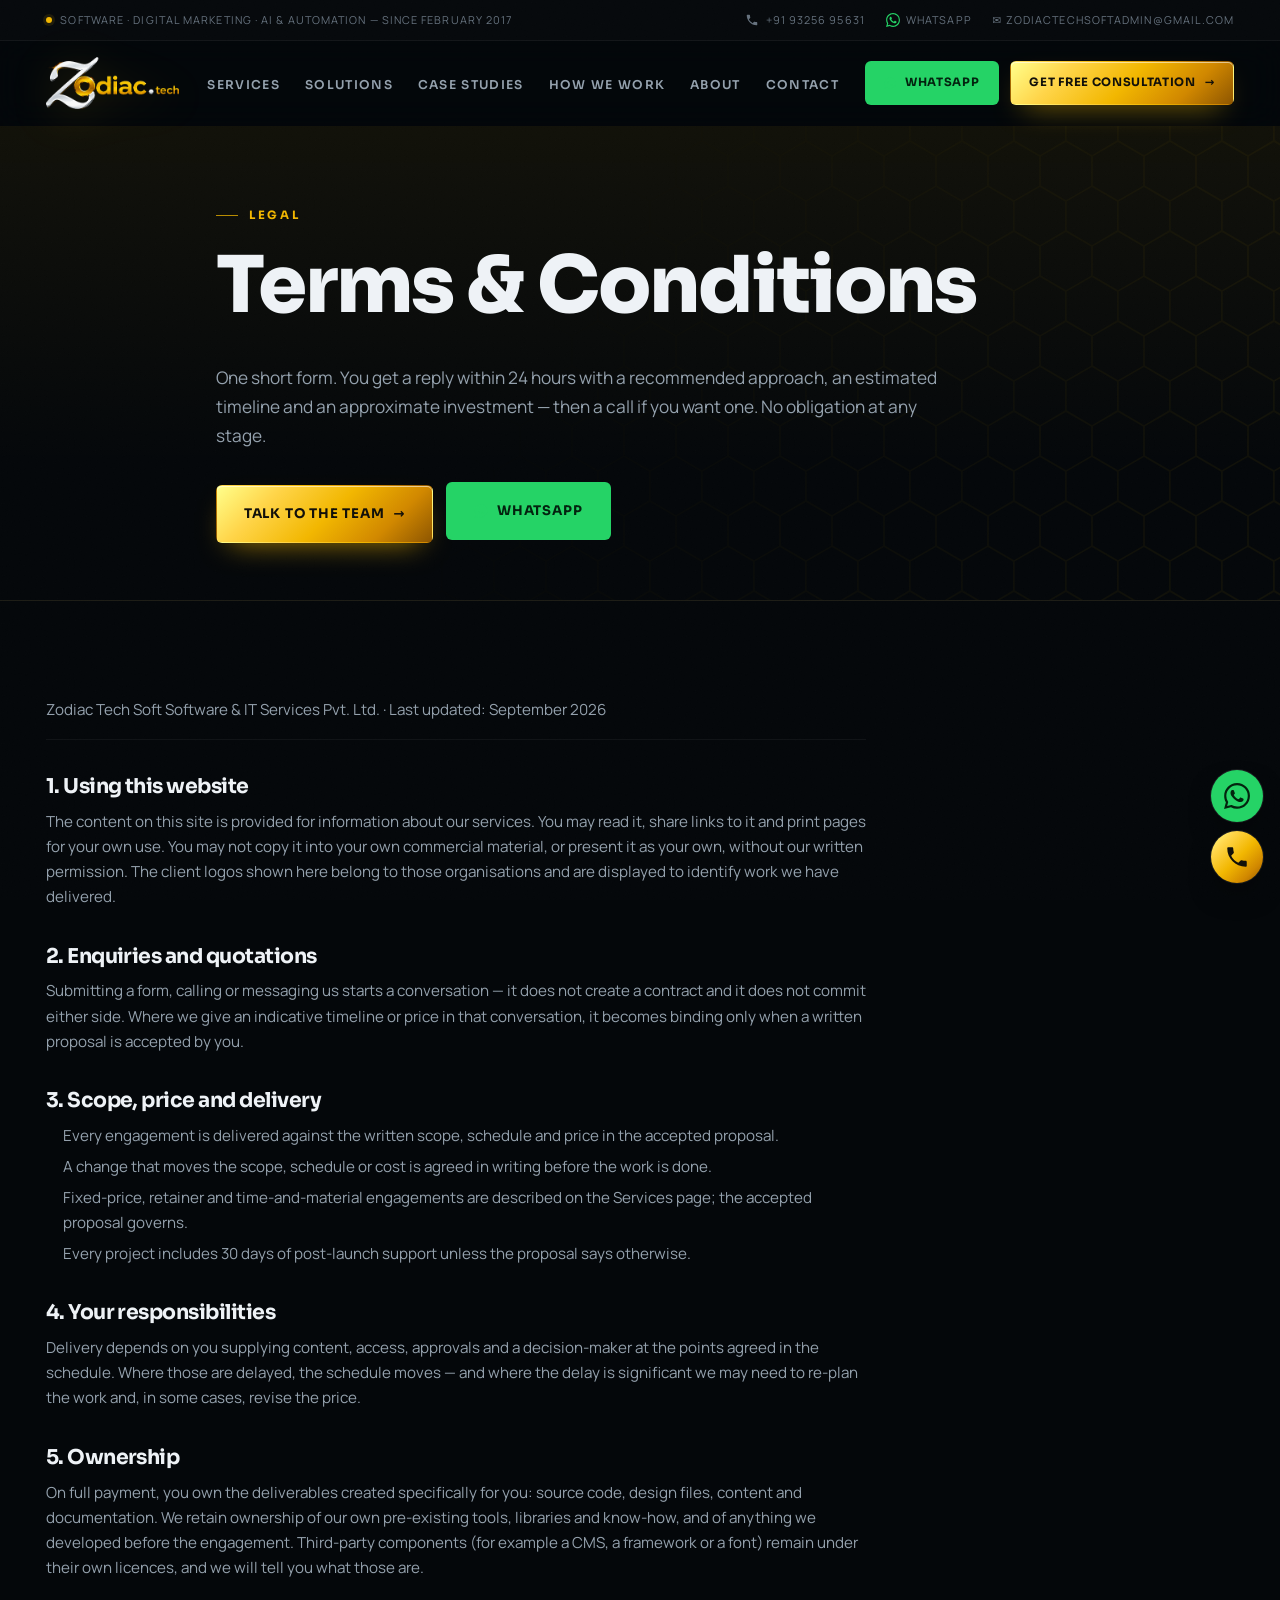
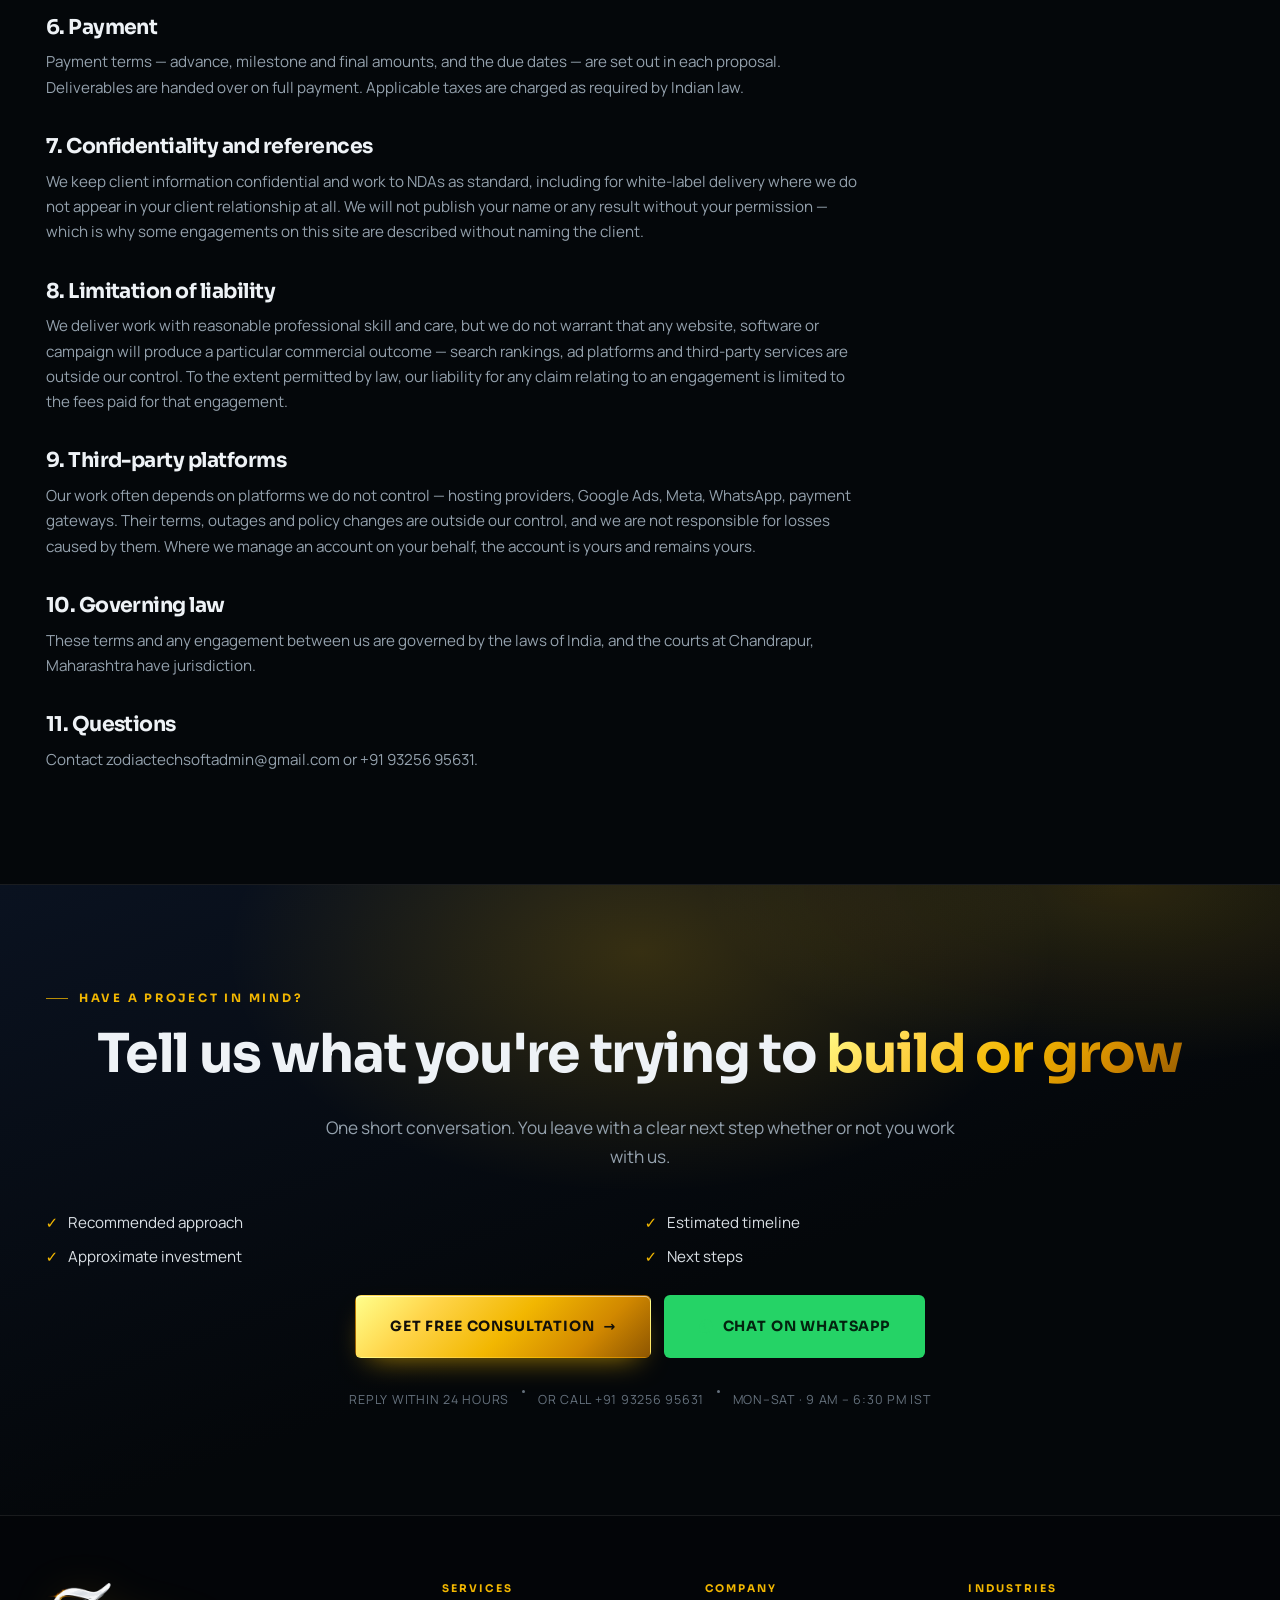
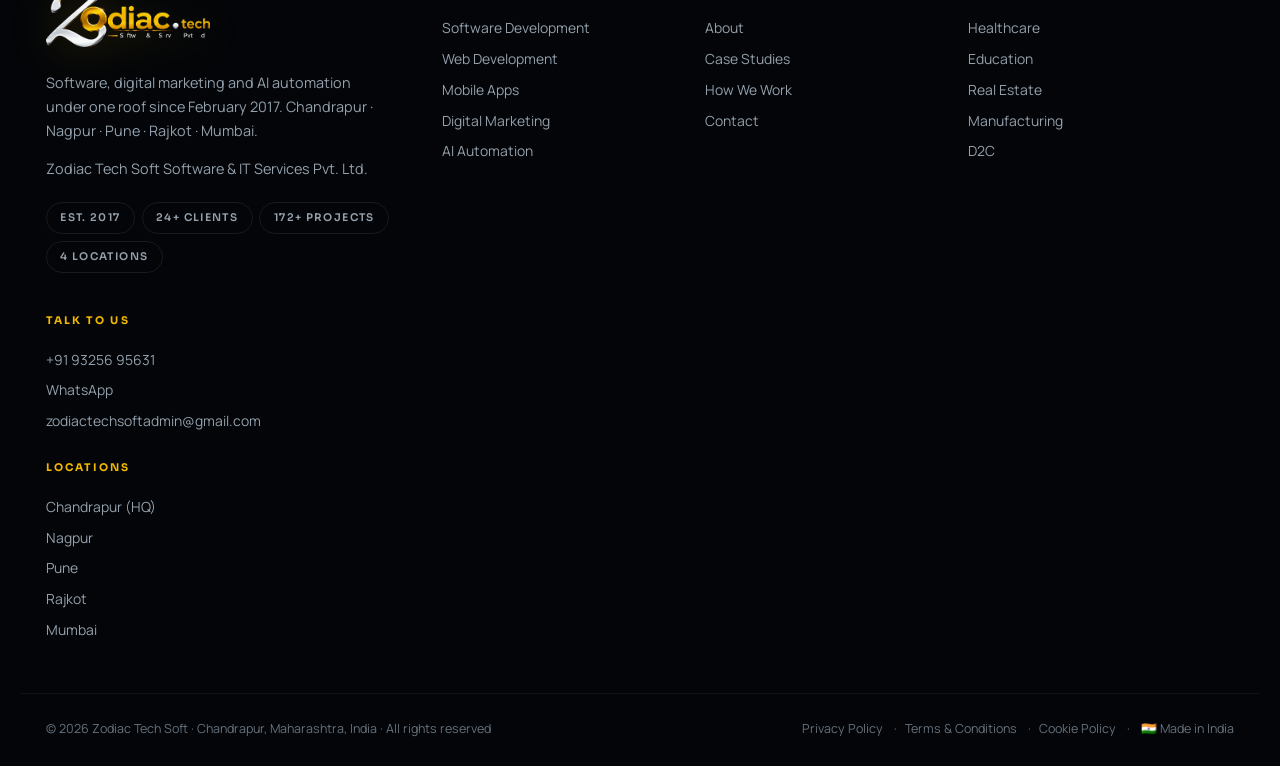
<file: terms.html>
<!DOCTYPE html>
<html lang="en" class="no-js">
<head>
<script>document.documentElement.className = 'js';</script>
<meta charset="utf-8">
<meta name="viewport" content="width=device-width, initial-scale=1">
<title>Terms &amp; Conditions | Zodiac Tech Soft</title>
<meta name="description" content="Terms of use for this website, and how our engagements are scoped, delivered, paid for and supported.">
<meta name="theme-color" content="#04070a">
<link rel="canonical" href="https://zodiactechsoft.in/terms.html">
<meta property="og:title" content="Terms &amp; Conditions | Zodiac Tech Soft">
<meta property="og:description" content="Terms of use for this website, and how our engagements are scoped, delivered, paid for and supported.">
<meta property="og:type" content="website">
<meta property="og:site_name" content="Zodiac Tech Soft">
<meta name="twitter:card" content="summary_large_image">
<link rel="icon" href="assets/img/favicon.png?v=2a5613c7">
<link rel="apple-touch-icon" href="assets/img/favicon.png?v=2a5613c7">
<link rel="preconnect" href="https://fonts.googleapis.com">
<link rel="preconnect" href="https://fonts.gstatic.com" crossorigin>
<link href="https://fonts.googleapis.com/css2?family=Sora:wght@400;500;600;700;800&family=Manrope:wght@300;400;500;600;700;800&display=swap" rel="stylesheet">
<link rel="stylesheet" href="assets/css/style.css?v=c98b5787">

<!-- organisation schema — real data only -->
<script type="application/ld+json">
{"@context":"https://schema.org","@type":"ProfessionalService","name":"Zodiac Tech Soft Software & IT Services Pvt. Ltd.","alternateName":"Zodiac Tech Soft","foundingDate":"2017-02","description":"Software development, digital marketing and AI automation company. Software, CRM, ERP, web and mobile applications, plus performance marketing for 24+ government and private-sector organisations.","telephone":"+91 93256 95631","email":"zodiactechsoftadmin@gmail.com","url":"https://zodiactechsoft.in/","areaServed":["India"],"address":[{"@type":"PostalAddress","addressLocality":"Chandrapur","addressRegion":"Maharashtra","addressCountry":"IN"},{"@type":"PostalAddress","addressLocality":"Nagpur","addressRegion":"Maharashtra","addressCountry":"IN"},{"@type":"PostalAddress","addressLocality":"Pune","addressRegion":"Maharashtra","addressCountry":"IN"},{"@type":"PostalAddress","addressLocality":"Rajkot","addressRegion":"Maharashtra","addressCountry":"IN"},{"@type":"PostalAddress","addressLocality":"Mumbai","addressRegion":"Maharashtra","addressCountry":"IN"}],"contactPoint":[{"@type":"ContactPoint","telephone":"+91 93256 95631","contactType":"sales","availableLanguage":["en","hi","mr"]}]}</script>

<script>
window.dataLayer = window.dataLayer || [];
window.ZODIAC_ANALYTICS = {"ga4":"","gtm":"","meta_pixel":"","currency":"INR"};
</script>


</head>
<body>

<!-- icon sprite — the real WhatsApp brand glyph + a phone handset, defined once per page -->
<svg class="svg-sprite" width="0" height="0" aria-hidden="true" focusable="false" style="position:absolute">
  <symbol id="ico-wa" viewBox="0 0 24 24"><path d="M17.472 14.382c-.297-.149-1.758-.867-2.03-.967-.273-.099-.471-.148-.67.15-.197.297-.767.966-.94 1.164-.173.199-.347.223-.644.075-.297-.15-1.255-.463-2.39-1.475-.883-.788-1.48-1.761-1.653-2.059-.173-.297-.018-.458.13-.606.134-.133.298-.347.446-.52.149-.174.198-.298.298-.497.099-.198.05-.371-.025-.52-.075-.149-.669-1.612-.916-2.207-.242-.579-.487-.5-.669-.51-.173-.008-.371-.01-.57-.01-.198 0-.52.074-.792.372-.272.297-1.04 1.016-1.04 2.479 0 1.462 1.065 2.875 1.213 3.074.149.198 2.096 3.2 5.077 4.487.709.306 1.262.489 1.694.625.712.227 1.36.195 1.871.118.571-.085 1.758-.719 2.006-1.413.248-.694.248-1.289.173-1.413-.074-.124-.272-.198-.57-.347m-5.421 7.403h-.004a9.87 9.87 0 01-5.031-1.378l-.361-.214-3.741.982.998-3.648-.235-.374a9.86 9.86 0 01-1.51-5.26c.001-5.45 4.436-9.884 9.888-9.884 2.64 0 5.122 1.03 6.988 2.898a9.825 9.825 0 012.893 6.994c-.003 5.45-4.437 9.884-9.885 9.884m8.413-18.297A11.815 11.815 0 0012.05 0C5.495 0 .16 5.335.157 11.892c0 2.096.547 4.142 1.588 5.945L.057 24l6.305-1.654a11.882 11.882 0 005.683 1.448h.005c6.554 0 11.89-5.335 11.893-11.893a11.821 11.821 0 00-3.48-8.413Z"/></symbol>
  <symbol id="ico-phone" viewBox="0 0 24 24"><path d="M6.62 10.79c1.44 2.83 3.76 5.14 6.59 6.59l2.2-2.2c.27-.27.67-.36 1.02-.24 1.12.37 2.33.57 3.57.57.55 0 1 .45 1 1V20c0 .55-.45 1-1 1-9.39 0-17-7.61-17-17 0-.55.45-1 1-1h3.5c.55 0 1 .45 1 1 0 1.25.2 2.45.57 3.57.11.35.03.74-.25 1.02l-2.2 2.2z"/></symbol></svg>

<a class="skip" href="#main">Skip to content</a>
<div class="scroll-progress" aria-hidden="true"><span></span></div>
<div class="page-grain" aria-hidden="true"></div>

<div class="topbar">
  <div class="wrap topbar__in">
    <span class="topbar__brand">
      <span class="live-dot" aria-hidden="true"></span>
      Software · Digital marketing · AI &amp; automation — since February 2017    </span>
    <span class="topbar__right">
      <a href="tel:+919325695631" class="topbar__wa"  data-track="phone_click" data-track-location="topbar"><svg class="ico" aria-hidden="true"><use href="#ico-phone"/></svg> +91 93256 95631</a>
      <a href="https://wa.me/919325695631?text=Hi%20Zodiac%20Tech%20%E2%80%94%20I%20would%20like%20a%20free%20consultation.%20My%20requirement%3A%20" target="_blank" rel="noopener" class="topbar__wa"  data-track="whatsapp_click" data-track-location="topbar"><svg class="ico ico--wa" aria-hidden="true"><use href="#ico-wa"/></svg> WhatsApp</a>
      <a href="mailto:zodiactechsoftadmin@gmail.com">✉ zodiactechsoftadmin@gmail.com</a>
    </span>
  </div>
</div>

<header class="site-head" id="siteHead">
  <div class="wrap site-head__in">
    <a class="brand" href="index.html" aria-label="Zodiac Tech Soft — home">
      <img class="brand__img" src="assets/img/logo-primary.png?v=027e3d1a" alt="Zodiac Tech Soft — Software · Digital Marketing · AI &amp; Automation" width="220" height="52">
    </a>

    <input type="checkbox" id="navtoggle" class="navtoggle" hidden>
    <label for="navtoggle" class="burger" aria-label="Menu"><span></span><span></span><span></span></label>

    <nav class="nav" aria-label="Main">
      <ul>
                  <li>
            <a href="services.html">
              Services            </a>
          </li>
                  <li>
            <a href="solutions.html">
              Solutions            </a>
          </li>
                  <li>
            <a href="case-studies.html">
              Case Studies            </a>
          </li>
                  <li>
            <a href="growth-system.html">
              How We Work            </a>
          </li>
                  <li>
            <a href="about.html">
              About            </a>
          </li>
                  <li>
            <a href="contact.html">
              Contact            </a>
          </li>
              </ul>
      <div class="nav__act">
        <a class="btn btn--wa btn--sm" href="https://wa.me/919325695631?text=Hi%20Zodiac%20Tech%20%E2%80%94%20I%20would%20like%20a%20free%20consultation.%20My%20requirement%3A%20" target="_blank" rel="noopener"  data-track="whatsapp_click" data-track-location="header">
          <svg class="ico ico--wa" aria-hidden="true"><use href="#ico-wa"/></svg> WhatsApp
        </a>
        <a class="btn btn--gold btn--sm" href="contact.html#start" data-modal="consult"  data-track="cta_click" data-track-location="header" data-track-label="consultation">
          Get Free Consultation <span aria-hidden="true">→</span>
        </a>
      </div>
    </nav>
  </div>
</header>

<section class="pagehead">
  <div class="pagehead__hex" aria-hidden="true"></div>
  <div class="wrap pagehead__in reveal">
    <p class="kicker">LEGAL</p>    <h1>Terms &amp; Conditions</h1>
    <p class="lede">One short form. You get a reply within 24 hours with a recommended approach, an estimated timeline and an approximate investment — then a call if you want one. No obligation at any stage.</p>          <div class="pagehead__cta">
        <a class="btn btn--gold" href="contact.html" data-modal="consult"  data-track="cta_click" data-track-location="pagehead" data-track-label="Talk to the Team">Talk to the Team <span aria-hidden="true">→</span></a>
        <a class="btn btn--wa" href="https://wa.me/919325695631?text=Hi%20Zodiac%20Tech%20%E2%80%94%20I%20would%20like%20a%20free%20consultation.%20My%20requirement%3A%20" target="_blank" rel="noopener"  data-track="whatsapp_click" data-track-location="pagehead"><svg class="ico ico--wa" aria-hidden="true"><use href="#ico-wa"/></svg> WhatsApp</a>
      </div>
      </div>
</section>

<main id="main">

<section class="sec">
  <div class="wrap">
    <div class="legal reveal">
      <p class="legal__meta">Zodiac Tech Soft Software &amp; IT Services Pvt. Ltd. · Last updated: September 2026</p>

      <h2>1. Using this website</h2>
      <p>
        The content on this site is provided for information about our services. You may read it, share links to it and
        print pages for your own use. You may not copy it into your own commercial material, or present it as your own,
        without our written permission. The client logos shown here belong to those organisations and are displayed to
        identify work we have delivered.
      </p>

      <h2>2. Enquiries and quotations</h2>
      <p>
        Submitting a form, calling or messaging us starts a conversation — it does not create a contract and it does not
        commit either side. Where we give an indicative timeline or price in that conversation, it becomes binding only
        when a written proposal is accepted by you.
      </p>

      <h2>3. Scope, price and delivery</h2>
      <ul>
        <li>Every engagement is delivered against the written scope, schedule and price in the accepted proposal.</li>
        <li>A change that moves the scope, schedule or cost is agreed in writing before the work is done.</li>
        <li>Fixed-price, retainer and time-and-material engagements are described on the <a href="services.html#engagement">Services</a> page; the accepted proposal governs.</li>
        <li>Every project includes 30 days of post-launch support unless the proposal says otherwise.</li>
      </ul>

      <h2>4. Your responsibilities</h2>
      <p>
        Delivery depends on you supplying content, access, approvals and a decision-maker at the points agreed in the
        schedule. Where those are delayed, the schedule moves — and where the delay is significant we may need to
        re-plan the work and, in some cases, revise the price.
      </p>

      <h2>5. Ownership</h2>
      <p>
        On full payment, you own the deliverables created specifically for you: source code, design files, content and
        documentation. We retain ownership of our own pre-existing tools, libraries and know-how, and of anything we
        developed before the engagement. Third-party components (for example a CMS, a framework or a font) remain under
        their own licences, and we will tell you what those are.
      </p>

      <h2>6. Payment</h2>
      <p>
        Payment terms — advance, milestone and final amounts, and the due dates — are set out in each proposal.
        Deliverables are handed over on full payment. Applicable taxes are charged as required by Indian law.
      </p>

      <h2>7. Confidentiality and references</h2>
      <p>
        We keep client information confidential and work to NDAs as standard, including for white-label delivery where
        we do not appear in your client relationship at all. We will not publish your name or any result without your
        permission — which is why some engagements on this site are described without naming the client.
      </p>

      <h2>8. Limitation of liability</h2>
      <p>
        We deliver work with reasonable professional skill and care, but we do not warrant that any website, software or
        campaign will produce a particular commercial outcome — search rankings, ad platforms and third-party services
        are outside our control. To the extent permitted by law, our liability for any claim relating to an engagement
        is limited to the fees paid for that engagement.
      </p>

      <h2>9. Third-party platforms</h2>
      <p>
        Our work often depends on platforms we do not control — hosting providers, Google Ads, Meta, WhatsApp, payment
        gateways. Their terms, outages and policy changes are outside our control, and we are not responsible for losses
        caused by them. Where we manage an account on your behalf, the account is yours and remains yours.
      </p>

      <h2>10. Governing law</h2>
      <p>
        These terms and any engagement between us are governed by the laws of India, and the courts at Chandrapur,
        Maharashtra have jurisdiction.
      </p>

      <h2>11. Questions</h2>
      <p>
        Contact <a href="mailto:zodiactechsoftadmin@gmail.com">zodiactechsoftadmin@gmail.com</a> or
        <a href="tel:+919325695631">+91 93256 95631</a>.
      </p>
    </div>
  </div>
</section>

</main>

<!-- ============================ final CTA ============================ -->
<section class="finalcta" id="start">
  <div class="finalcta__glow" aria-hidden="true"></div>
  <div class="wrap finalcta__in reveal">
    <p class="kicker">HAVE A PROJECT IN MIND?</p>
    <h2 class="finalcta__h">Tell us what you're trying to <span class="gold-text">build or grow</span></h2>
    <p class="lede finalcta__lede">One short conversation. You leave with a clear next step whether or not you work with us.</p>

    <ul class="magnet__checks">
      <li>Recommended approach</li><li>Estimated timeline</li><li>Approximate investment</li><li>Next steps</li>    </ul>

    <div class="finalcta__btns">
      <a class="btn btn--gold btn--lg" href="contact.html#start" data-modal="consult"  data-track="cta_click" data-track-location="final" data-track-label="consultation">
        Get Free Consultation <span aria-hidden="true">→</span>
      </a>
      <a class="btn btn--wa btn--lg" href="https://wa.me/919325695631?text=Hi%20Zodiac%20Tech%20%E2%80%94%20I%20would%20like%20a%20free%20consultation.%20My%20requirement%3A%20" target="_blank" rel="noopener"  data-track="whatsapp_click" data-track-location="final">
        <svg class="ico ico--wa" aria-hidden="true"><use href="#ico-wa"/></svg> Chat on WhatsApp      </a>
    </div>
    <p class="finalcta__micro">
      <span>Reply within 24 hours</span>
      <span class="dot" aria-hidden="true"></span>
      <span>Or call <a href="tel:+919325695631"  data-track="phone_click" data-track-location="final">+91 93256 95631</a></span>
      <span class="dot" aria-hidden="true"></span>
      <span>Mon–Sat · 9 AM – 6:30 PM IST</span>
    </p>
  </div>
</section>

<!-- ============================ footer ============================ -->
<footer class="site-foot">
  <div class="wrap site-foot__grid">
    <div class="site-foot__brand">
      <img class="brand__img brand__img--foot" src="assets/img/logo-lockup.png?v=170c921e" alt="Zodiac Tech Soft Software &amp; IT Services Pvt. Ltd.">
      <p class="muted">
        Software, digital marketing and AI automation under one roof since February 2017.
        Chandrapur · Nagpur · Pune · Rajkot · Mumbai.
      </p>
      <p class="muted small">Zodiac Tech Soft Software &amp; IT Services Pvt. Ltd.</p>
      <div class="site-foot__badges">
        <span class="chip">Est. 2017</span>
        <span class="chip">24+ Clients</span>
        <span class="chip">172+ Projects</span>
        <span class="chip">4 Locations</span>
      </div>
    </div>

          <div class="site-foot__col">
        <h3>Services</h3>
        <ul>
                      <li><a href="services.html#software">Software Development</a></li>
                      <li><a href="services.html#software">Web Development</a></li>
                      <li><a href="services.html#software">Mobile Apps</a></li>
                      <li><a href="services.html#growth">Digital Marketing</a></li>
                      <li><a href="services.html#automation">AI Automation</a></li>
                  </ul>
      </div>
          <div class="site-foot__col">
        <h3>Company</h3>
        <ul>
                      <li><a href="about.html">About</a></li>
                      <li><a href="case-studies.html">Case Studies</a></li>
                      <li><a href="growth-system.html">How We Work</a></li>
                      <li><a href="contact.html">Contact</a></li>
                  </ul>
      </div>
          <div class="site-foot__col">
        <h3>Industries</h3>
        <ul>
                      <li><a href="solutions.html#industries">Healthcare</a></li>
                      <li><a href="solutions.html#industries">Education</a></li>
                      <li><a href="solutions.html#industries">Real Estate</a></li>
                      <li><a href="solutions.html#industries">Manufacturing</a></li>
                      <li><a href="solutions.html#industries">D2C</a></li>
                  </ul>
      </div>
    
    <div class="site-foot__col">
      <h3>Talk to us</h3>
      <ul>
        <li><a href="tel:+919325695631"  data-track="phone_click" data-track-location="footer">+91 93256 95631</a></li>
        <li><a href="https://wa.me/919325695631?text=Hi%20Zodiac%20Tech%20%E2%80%94%20I%20would%20like%20a%20free%20consultation.%20My%20requirement%3A%20" target="_blank" rel="noopener"  data-track="whatsapp_click" data-track-location="footer">WhatsApp</a></li>
        <li><a href="mailto:zodiactechsoftadmin@gmail.com">zodiactechsoftadmin@gmail.com</a></li>
      </ul>
      <h3 class="mt">Locations</h3>
      <ul>
                  <li>Chandrapur (HQ)</li>
                  <li>Nagpur</li>
                  <li>Pune</li>
                  <li>Rajkot</li>
                  <li>Mumbai</li>
              </ul>
    </div>
  </div>

  <div class="wrap site-foot__bar">
    <p>© 2026 Zodiac Tech Soft · Chandrapur, Maharashtra, India · All rights reserved</p>
    <p class="site-foot__legal">
              <a href="privacy.html">Privacy Policy</a>
              <span class="sep">·</span><a href="terms.html">Terms &amp; Conditions</a>
              <span class="sep">·</span><a href="cookies.html">Cookie Policy</a>
            <span class="sep">·</span>
      <span>🇮🇳 Made in India</span>
    </p>
  </div>
</footer>

<!-- ============================ consultation dialog ============================ -->
<dialog class="modal" id="consultModal" aria-labelledby="consultTitle">
  <div class="modal__card">
    <div class="modal__head">
      <div>
        <p class="kicker">FREE CONSULTATION</p>
        <h3 id="consultTitle">Tell us what you need</h3>
      </div>
      <button type="button" class="modal__close" data-modal-close aria-label="Close">✕</button>
    </div>
    <p class="muted small" style="margin-bottom:1.2rem">
      Four fields. You get a recommended approach, an estimated timeline and an approximate investment —
      within 24 hours, with no obligation.
    </p>

    <form action="/api/lead" class="leadform" method="post" data-static-form="true" data-source="consultation" data-consult-form="true" data-lead novalidate>
      <div class="modal__row">
        <div class="field">
          <label for="cm-name">Name</label>
          <input type="text" id="cm-name" name="name" required autocomplete="name" placeholder="Your name">
        </div>
        <div class="field">
          <label for="cm-phone">Phone / WhatsApp</label>
          <input type="tel" id="cm-phone" name="phone" autocomplete="tel" placeholder="+91 …">
        </div>
      </div>
      <div class="field">
        <label for="cm-email">Email</label>
        <input type="email" id="cm-email" name="email" required autocomplete="email" placeholder="you@company.com">
      </div>
      <div class="field">
        <label for="cm-goal">Service required</label>
        <select id="cm-goal" name="goal">
          <option value="">Select one…</option>
          <option value="Software Development">Software Development</option><option value="Website">Website</option><option value="Mobile App">Mobile App</option><option value="CRM / ERP">CRM / ERP</option><option value="Digital Marketing">Digital Marketing</option><option value="Google Ads">Google Ads</option><option value="Meta Ads">Meta Ads</option><option value="SEO">SEO</option><option value="AI Automation">AI Automation</option><option value="Other">Other</option>        </select>
      </div>
      <div class="field">
        <label for="cm-msg">What are you trying to build or grow?</label>
        <textarea id="cm-msg" name="message" rows="3" placeholder="A sentence is enough — we will ask the rest on the call."></textarea>
      </div>
      <!-- honeypot -->
      <div class="field" style="position:absolute;left:-9999px" aria-hidden="true">
        <label for="cm-hp">Leave empty</label>
        <input type="text" id="cm-hp" name="hp" tabindex="-1" autocomplete="off">
      </div>
      <button class="btn btn--gold btn--block" type="submit">Request a Consultation <span aria-hidden="true">→</span></button>
      <p class="formnote" data-formnote>We reply within 24 hours. Prefer to talk? <a href="https://wa.me/919325695631?text=Hi%20Zodiac%20Tech%20%E2%80%94%20I%20would%20like%20a%20free%20consultation.%20My%20requirement%3A%20" target="_blank" rel="noopener"  data-track="whatsapp_click" data-track-location="modal">WhatsApp us</a>.</p>
    </form>
  </div>
</dialog>

<!-- ============================ always-reachable contact buttons ============================ -->
<div class="fabbar" role="complementary" aria-label="Contact Zodiac Tech Soft">
  <a class="fab fab--wa" href="https://wa.me/919325695631?text=Hi%20Zodiac%20Tech%20%E2%80%94%20I%20would%20like%20a%20free%20consultation.%20My%20requirement%3A%20" target="_blank" rel="noopener"
      data-track="whatsapp_click" data-track-location="fab" aria-label="Chat with us on WhatsApp — +91 93256 95631">
    <span class="fab__ico" aria-hidden="true"><svg><use href="#ico-wa"/></svg></span>
    <span class="fab__label">WhatsApp us</span>
  </a>
  <a class="fab fab--call" href="tel:+919325695631"  data-track="phone_click" data-track-location="fab"     aria-label="Call Zodiac Tech Soft on +91 93256 95631">
    <span class="fab__ico" aria-hidden="true"><svg><use href="#ico-phone"/></svg></span>
    <span class="fab__label">Call +91 93256 95631</span>
  </a>
</div>

<a class="mobile-cta" href="contact.html#start" data-modal="consult"  data-track="cta_click" data-track-location="sticky_mobile" data-track-label="consultation">
  Get Free Consultation <span aria-hidden="true">→</span>
</a>

<script src="assets/js/tracking.js?v=59332184" defer></script>
<script src="assets/js/main.js?v=47c2b57c" defer></script>
<script src="assets/js/forms.js?v=fac62490" defer></script>
</body>
</html>
</file>
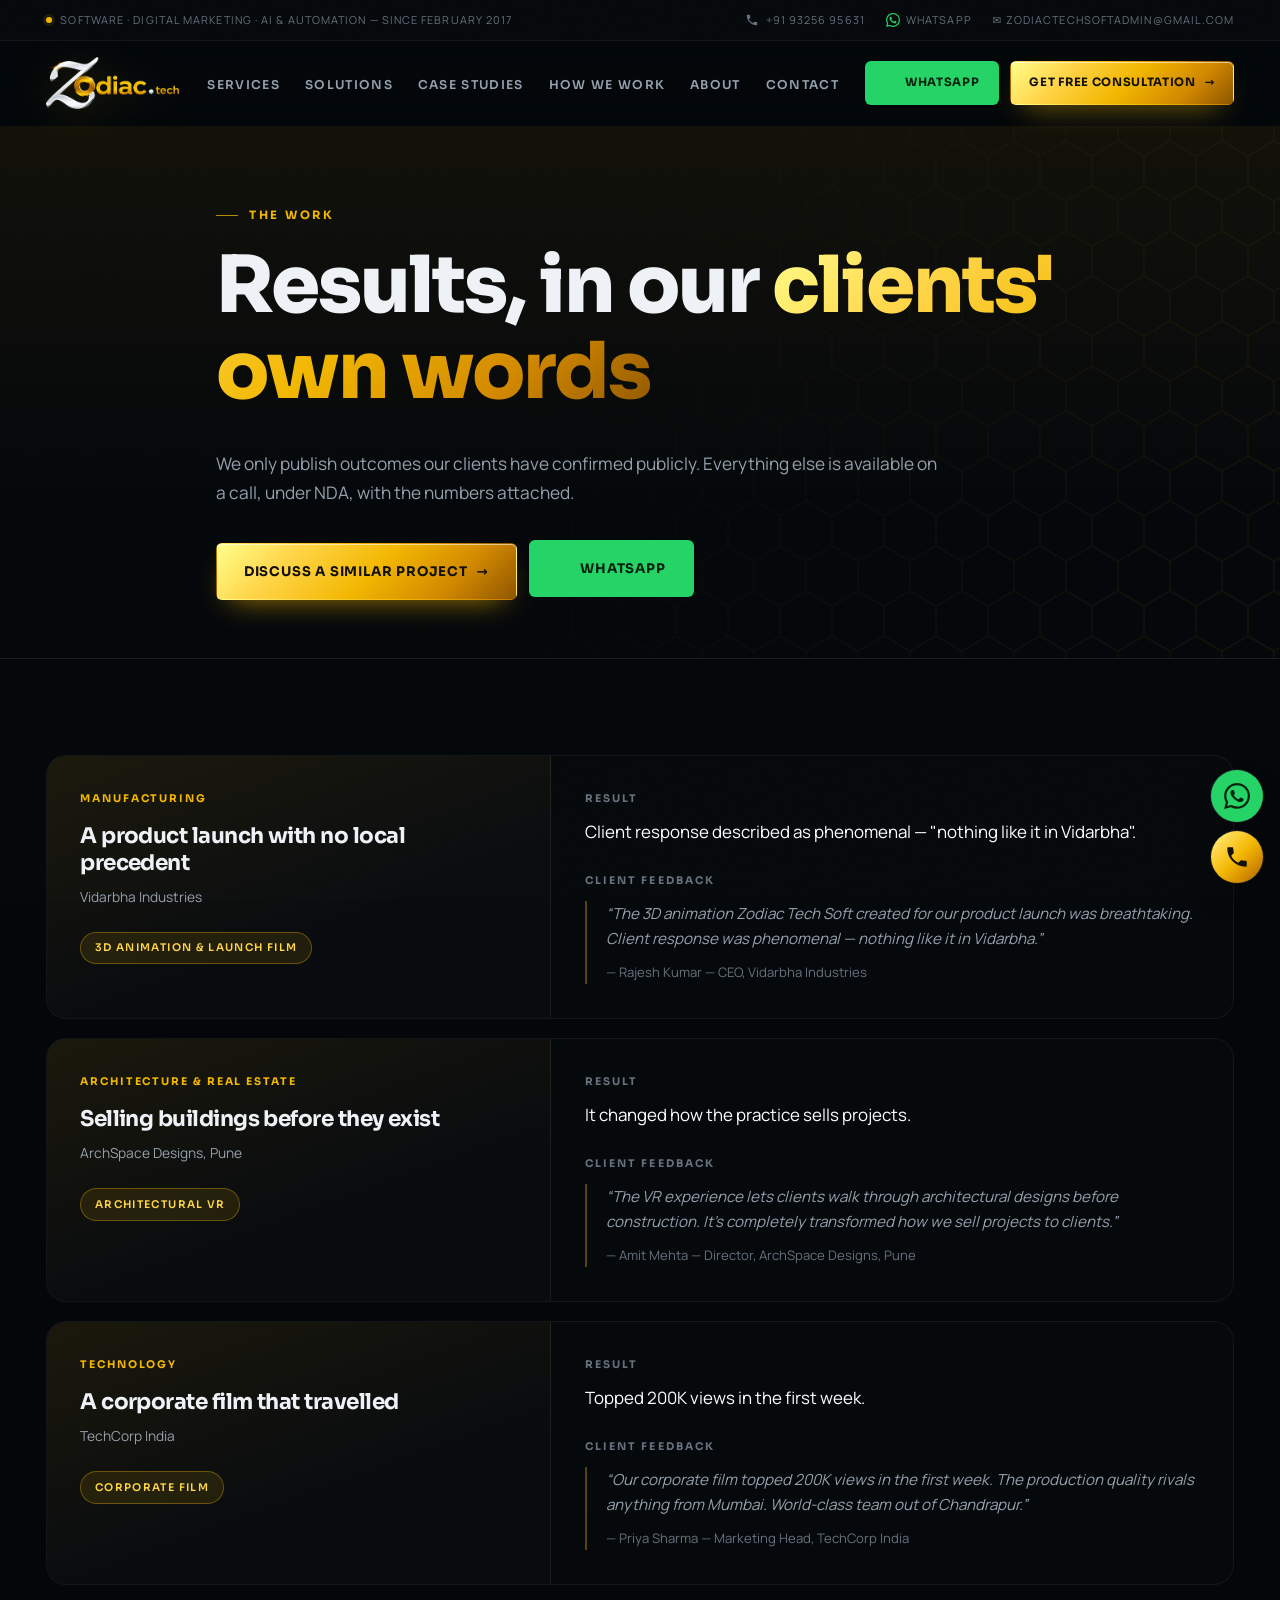
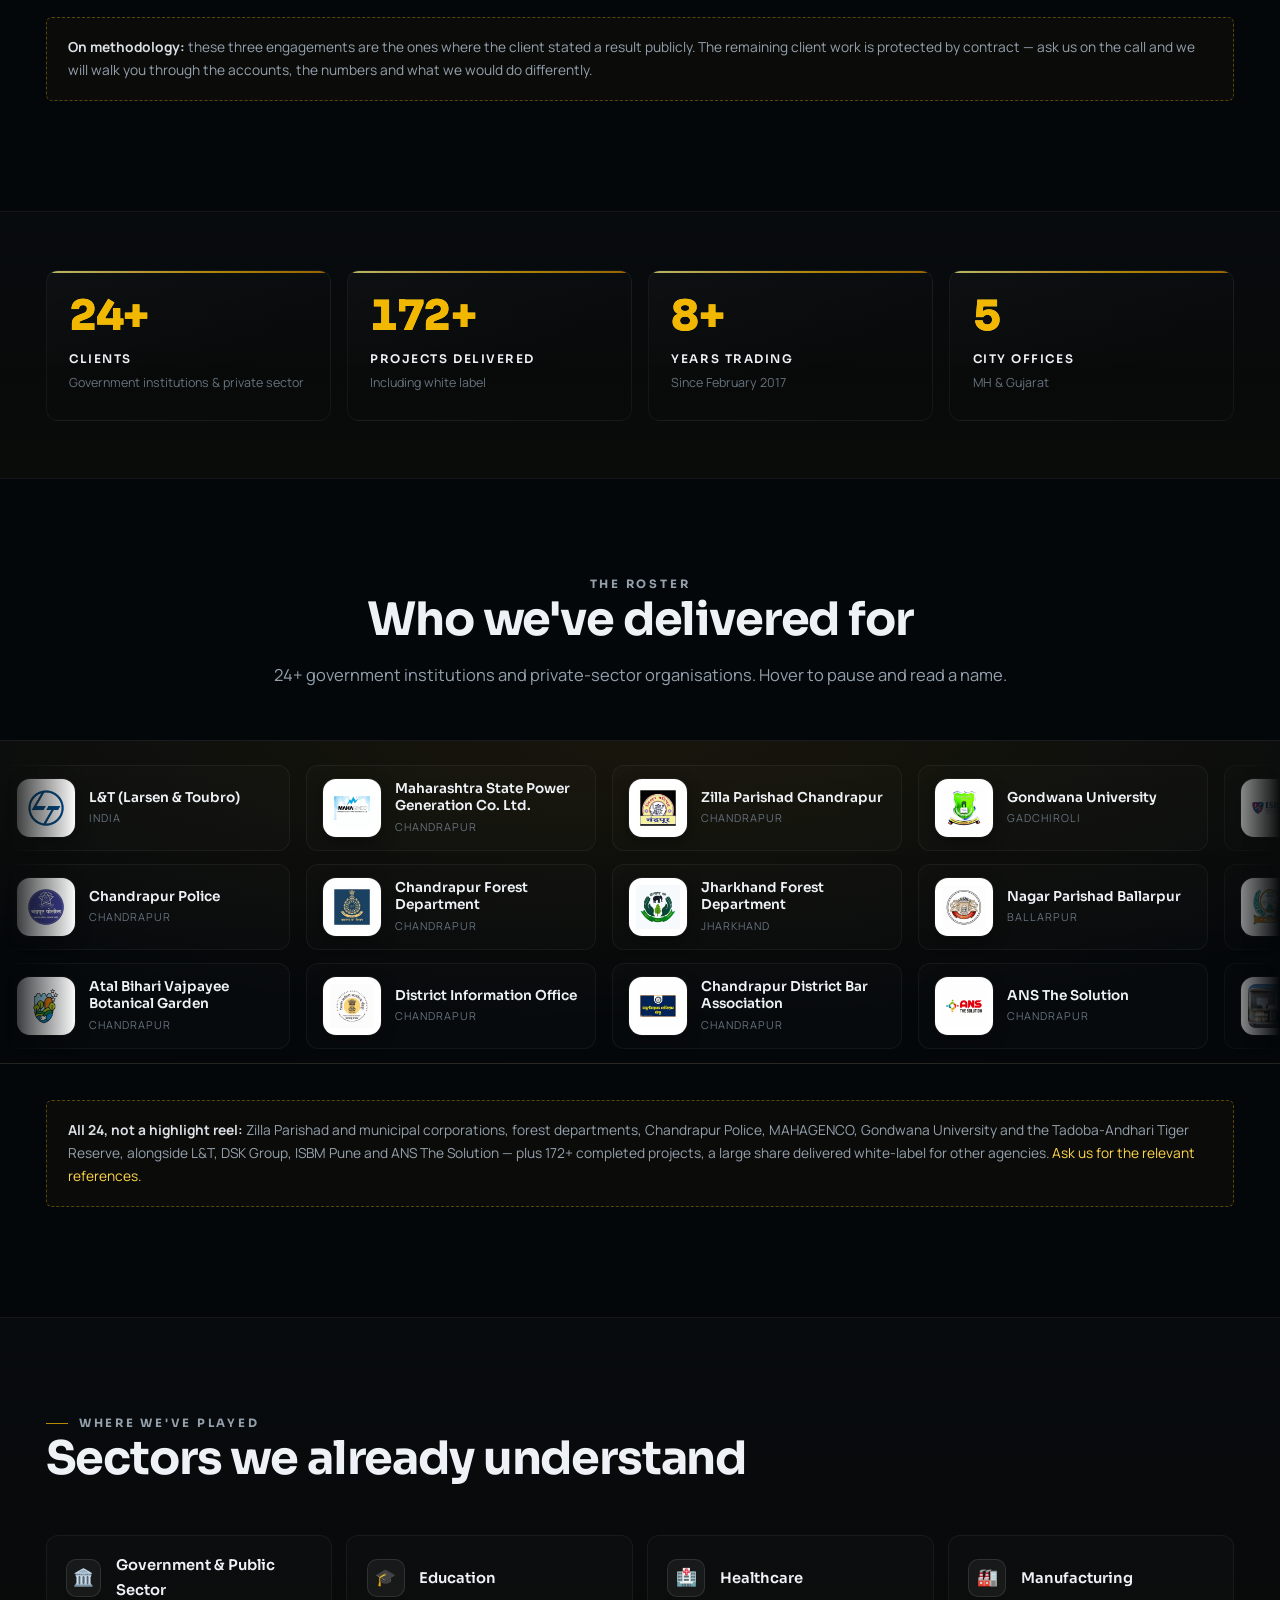
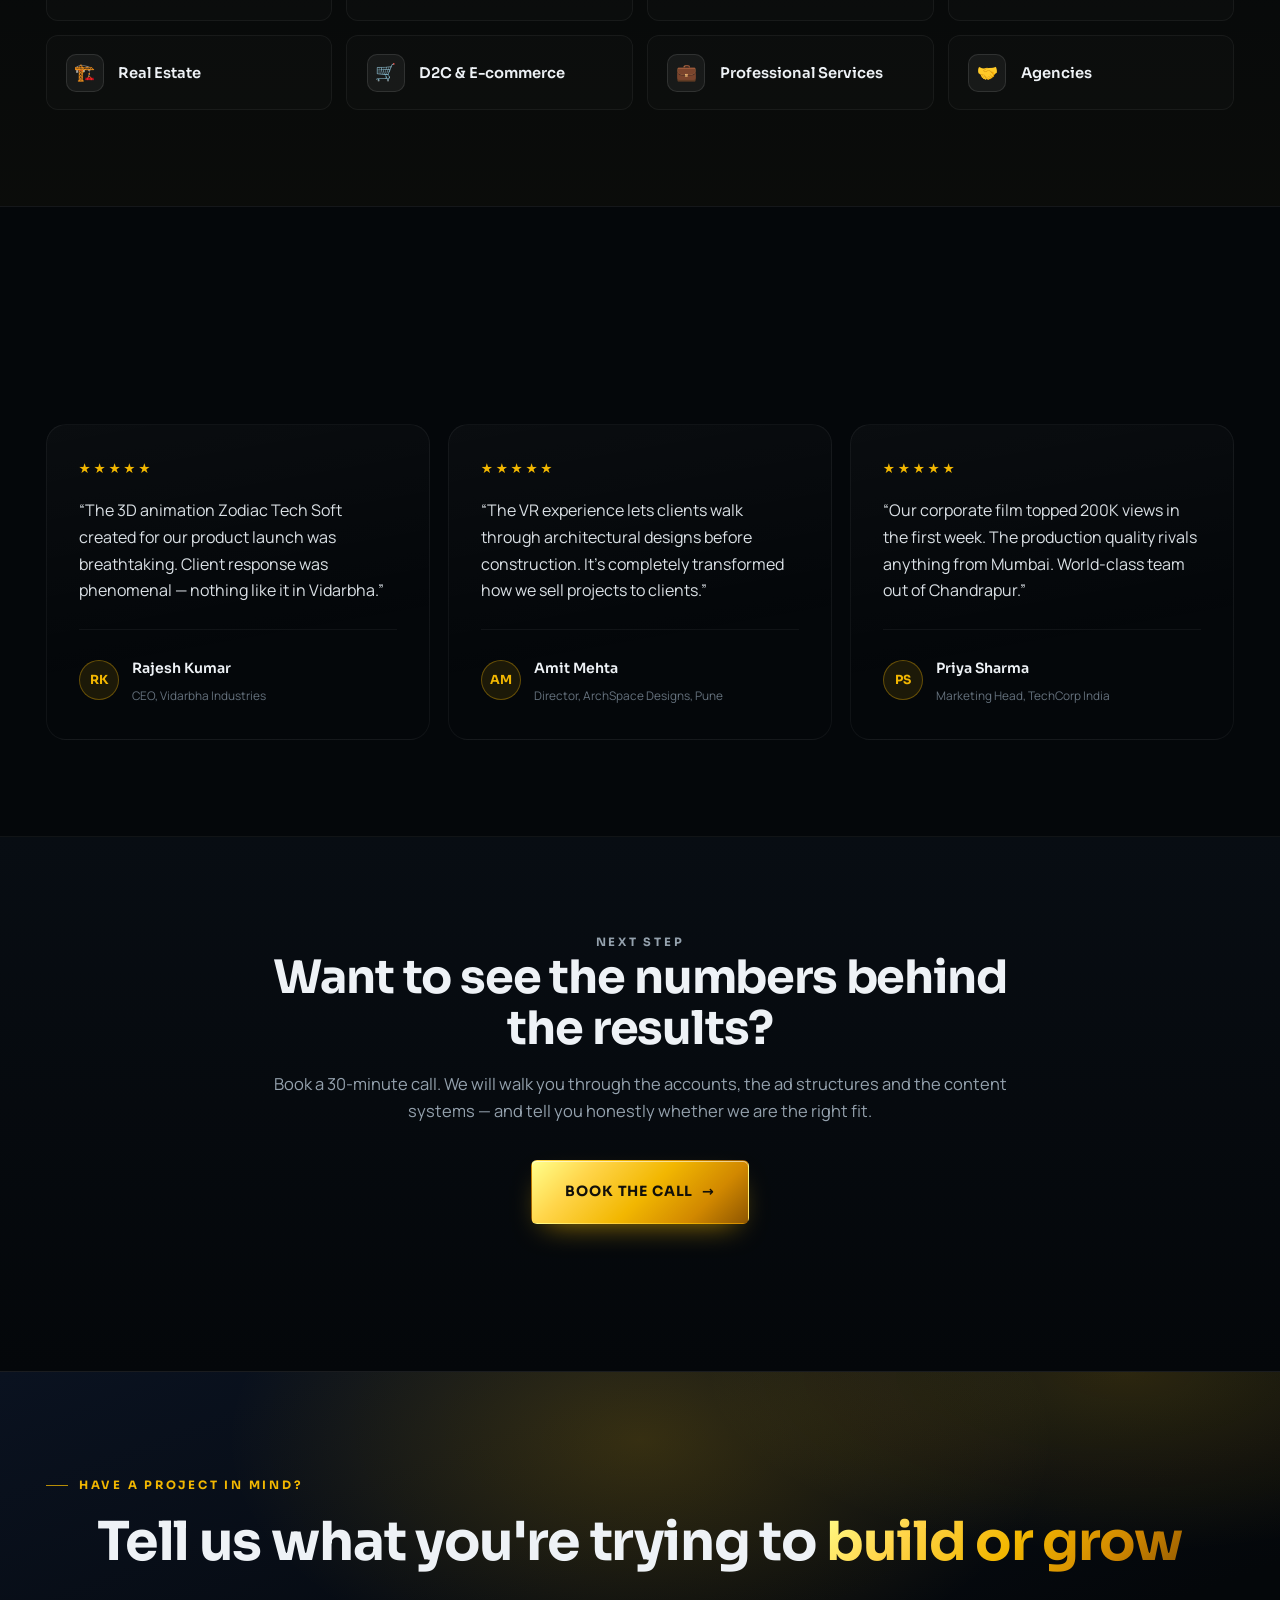
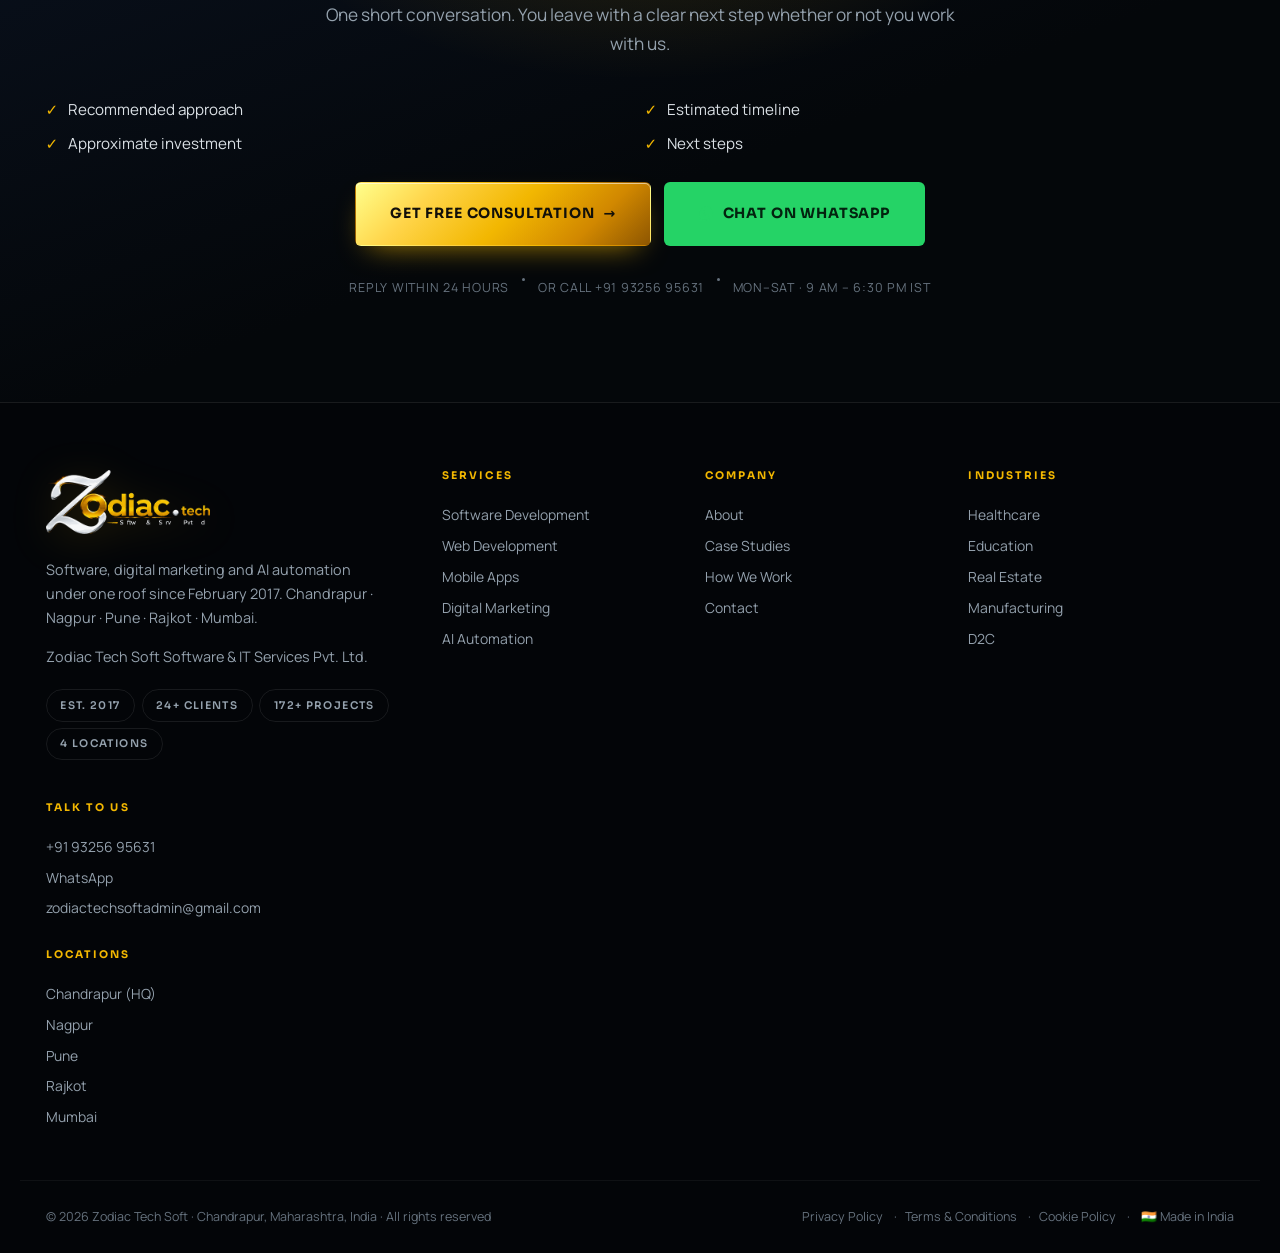
<file: work.html>
<!DOCTYPE html>
<html lang="en" class="no-js">
<head>
<script>document.documentElement.className = 'js';</script>
<meta charset="utf-8">
<meta name="viewport" content="width=device-width, initial-scale=1">
<title>Work &amp; Clients — Verified Client Outcomes | Zodiac Tech Soft</title>
<meta name="description" content="Client-stated results and the full roster of 24+ government institutions and private-sector clients — 172+ projects delivered, including white-label work.">
<meta name="theme-color" content="#04070a">
<link rel="canonical" href="https://zodiactechsoft.in/work.html">
<meta property="og:title" content="Work &amp; Clients — Verified Client Outcomes | Zodiac Tech Soft">
<meta property="og:description" content="Client-stated results and the full roster of 24+ government institutions and private-sector clients — 172+ projects delivered, including white-label work.">
<meta property="og:type" content="website">
<meta property="og:site_name" content="Zodiac Tech Soft">
<meta name="twitter:card" content="summary_large_image">
<link rel="icon" href="assets/img/favicon.png?v=2a5613c7">
<link rel="apple-touch-icon" href="assets/img/favicon.png?v=2a5613c7">
<link rel="preconnect" href="https://fonts.googleapis.com">
<link rel="preconnect" href="https://fonts.gstatic.com" crossorigin>
<link href="https://fonts.googleapis.com/css2?family=Sora:wght@400;500;600;700;800&family=Manrope:wght@300;400;500;600;700;800&display=swap" rel="stylesheet">
<link rel="stylesheet" href="assets/css/style.css?v=c98b5787">

<!-- organisation schema — real data only -->
<script type="application/ld+json">
{"@context":"https://schema.org","@type":"ProfessionalService","name":"Zodiac Tech Soft Software & IT Services Pvt. Ltd.","alternateName":"Zodiac Tech Soft","foundingDate":"2017-02","description":"Software development, digital marketing and AI automation company. Software, CRM, ERP, web and mobile applications, plus performance marketing for 24+ government and private-sector organisations.","telephone":"+91 93256 95631","email":"zodiactechsoftadmin@gmail.com","url":"https://zodiactechsoft.in/","areaServed":["India"],"address":[{"@type":"PostalAddress","addressLocality":"Chandrapur","addressRegion":"Maharashtra","addressCountry":"IN"},{"@type":"PostalAddress","addressLocality":"Nagpur","addressRegion":"Maharashtra","addressCountry":"IN"},{"@type":"PostalAddress","addressLocality":"Pune","addressRegion":"Maharashtra","addressCountry":"IN"},{"@type":"PostalAddress","addressLocality":"Rajkot","addressRegion":"Maharashtra","addressCountry":"IN"},{"@type":"PostalAddress","addressLocality":"Mumbai","addressRegion":"Maharashtra","addressCountry":"IN"}],"contactPoint":[{"@type":"ContactPoint","telephone":"+91 93256 95631","contactType":"sales","availableLanguage":["en","hi","mr"]}]}</script>

<script>
window.dataLayer = window.dataLayer || [];
window.ZODIAC_ANALYTICS = {"ga4":"","gtm":"","meta_pixel":"","currency":"INR"};
</script>


</head>
<body>

<!-- icon sprite — the real WhatsApp brand glyph + a phone handset, defined once per page -->
<svg class="svg-sprite" width="0" height="0" aria-hidden="true" focusable="false" style="position:absolute">
  <symbol id="ico-wa" viewBox="0 0 24 24"><path d="M17.472 14.382c-.297-.149-1.758-.867-2.03-.967-.273-.099-.471-.148-.67.15-.197.297-.767.966-.94 1.164-.173.199-.347.223-.644.075-.297-.15-1.255-.463-2.39-1.475-.883-.788-1.48-1.761-1.653-2.059-.173-.297-.018-.458.13-.606.134-.133.298-.347.446-.52.149-.174.198-.298.298-.497.099-.198.05-.371-.025-.52-.075-.149-.669-1.612-.916-2.207-.242-.579-.487-.5-.669-.51-.173-.008-.371-.01-.57-.01-.198 0-.52.074-.792.372-.272.297-1.04 1.016-1.04 2.479 0 1.462 1.065 2.875 1.213 3.074.149.198 2.096 3.2 5.077 4.487.709.306 1.262.489 1.694.625.712.227 1.36.195 1.871.118.571-.085 1.758-.719 2.006-1.413.248-.694.248-1.289.173-1.413-.074-.124-.272-.198-.57-.347m-5.421 7.403h-.004a9.87 9.87 0 01-5.031-1.378l-.361-.214-3.741.982.998-3.648-.235-.374a9.86 9.86 0 01-1.51-5.26c.001-5.45 4.436-9.884 9.888-9.884 2.64 0 5.122 1.03 6.988 2.898a9.825 9.825 0 012.893 6.994c-.003 5.45-4.437 9.884-9.885 9.884m8.413-18.297A11.815 11.815 0 0012.05 0C5.495 0 .16 5.335.157 11.892c0 2.096.547 4.142 1.588 5.945L.057 24l6.305-1.654a11.882 11.882 0 005.683 1.448h.005c6.554 0 11.89-5.335 11.893-11.893a11.821 11.821 0 00-3.48-8.413Z"/></symbol>
  <symbol id="ico-phone" viewBox="0 0 24 24"><path d="M6.62 10.79c1.44 2.83 3.76 5.14 6.59 6.59l2.2-2.2c.27-.27.67-.36 1.02-.24 1.12.37 2.33.57 3.57.57.55 0 1 .45 1 1V20c0 .55-.45 1-1 1-9.39 0-17-7.61-17-17 0-.55.45-1 1-1h3.5c.55 0 1 .45 1 1 0 1.25.2 2.45.57 3.57.11.35.03.74-.25 1.02l-2.2 2.2z"/></symbol></svg>

<a class="skip" href="#main">Skip to content</a>
<div class="scroll-progress" aria-hidden="true"><span></span></div>
<div class="page-grain" aria-hidden="true"></div>

<div class="topbar">
  <div class="wrap topbar__in">
    <span class="topbar__brand">
      <span class="live-dot" aria-hidden="true"></span>
      Software · Digital marketing · AI &amp; automation — since February 2017    </span>
    <span class="topbar__right">
      <a href="tel:+919325695631" class="topbar__wa"  data-track="phone_click" data-track-location="topbar"><svg class="ico" aria-hidden="true"><use href="#ico-phone"/></svg> +91 93256 95631</a>
      <a href="https://wa.me/919325695631?text=Hi%20Zodiac%20Tech%20%E2%80%94%20I%20would%20like%20a%20free%20consultation.%20My%20requirement%3A%20" target="_blank" rel="noopener" class="topbar__wa"  data-track="whatsapp_click" data-track-location="topbar"><svg class="ico ico--wa" aria-hidden="true"><use href="#ico-wa"/></svg> WhatsApp</a>
      <a href="mailto:zodiactechsoftadmin@gmail.com">✉ zodiactechsoftadmin@gmail.com</a>
    </span>
  </div>
</div>

<header class="site-head" id="siteHead">
  <div class="wrap site-head__in">
    <a class="brand" href="index.html" aria-label="Zodiac Tech Soft — home">
      <img class="brand__img" src="assets/img/logo-primary.png?v=027e3d1a" alt="Zodiac Tech Soft — Software · Digital Marketing · AI &amp; Automation" width="220" height="52">
    </a>

    <input type="checkbox" id="navtoggle" class="navtoggle" hidden>
    <label for="navtoggle" class="burger" aria-label="Menu"><span></span><span></span><span></span></label>

    <nav class="nav" aria-label="Main">
      <ul>
                  <li>
            <a href="services.html">
              Services            </a>
          </li>
                  <li>
            <a href="solutions.html">
              Solutions            </a>
          </li>
                  <li>
            <a href="case-studies.html">
              Case Studies            </a>
          </li>
                  <li>
            <a href="growth-system.html">
              How We Work            </a>
          </li>
                  <li>
            <a href="about.html">
              About            </a>
          </li>
                  <li>
            <a href="contact.html">
              Contact            </a>
          </li>
              </ul>
      <div class="nav__act">
        <a class="btn btn--wa btn--sm" href="https://wa.me/919325695631?text=Hi%20Zodiac%20Tech%20%E2%80%94%20I%20would%20like%20a%20free%20consultation.%20My%20requirement%3A%20" target="_blank" rel="noopener"  data-track="whatsapp_click" data-track-location="header">
          <svg class="ico ico--wa" aria-hidden="true"><use href="#ico-wa"/></svg> WhatsApp
        </a>
        <a class="btn btn--gold btn--sm" href="contact.html#start" data-modal="consult"  data-track="cta_click" data-track-location="header" data-track-label="consultation">
          Get Free Consultation <span aria-hidden="true">→</span>
        </a>
      </div>
    </nav>
  </div>
</header>

<section class="pagehead">
  <div class="pagehead__hex" aria-hidden="true"></div>
  <div class="wrap pagehead__in reveal">
    <p class="kicker">THE WORK</p>    <h1>Results, in our <span class="gold-text">clients' own words</span></h1>
    <p class="lede">We only publish outcomes our clients have confirmed publicly. Everything else is available on a call, under NDA, with the numbers attached.</p>          <div class="pagehead__cta">
        <a class="btn btn--gold" href="contact.html" data-modal="consult"  data-track="cta_click" data-track-location="pagehead" data-track-label="Discuss a Similar Project">Discuss a Similar Project <span aria-hidden="true">→</span></a>
        <a class="btn btn--wa" href="https://wa.me/919325695631?text=Hi%20Zodiac%20Tech%20%E2%80%94%20I%20would%20like%20a%20free%20consultation.%20My%20requirement%3A%20" target="_blank" rel="noopener"  data-track="whatsapp_click" data-track-location="pagehead"><svg class="ico ico--wa" aria-hidden="true"><use href="#ico-wa"/></svg> WhatsApp</a>
      </div>
      </div>
</section>

<main id="main">

<!-- ============================ verified outcomes ============================ -->
<section class="sec">
  <div class="wrap">
    <div class="outcomes">
              <article class="outcome reveal" data-d="0">
          <div class="outcome__meta">
            <p class="outcome__sector">Manufacturing</p>
            <h3 class="outcome__title">A product launch with no local precedent</h3>
            <p class="outcome__client">Vidarbha Industries</p>
            <div class="outcome__svc"><span class="chip chip--gold">3D Animation &amp; Launch Film</span></div>
          </div>
          <div class="outcome__body">
            <p class="outcome__label">Result</p>
            <p class="outcome__result">Client response described as phenomenal — &quot;nothing like it in Vidarbha&quot;.</p>
            <p class="outcome__label">Client feedback</p>
            <blockquote class="outcome__quote">
              “The 3D animation Zodiac Tech Soft created for our product launch was breathtaking. Client response was phenomenal — nothing like it in Vidarbha.”
              <span class="outcome__author">— Rajesh Kumar — CEO, Vidarbha Industries</span>
            </blockquote>
          </div>
        </article>
              <article class="outcome reveal" data-d="1">
          <div class="outcome__meta">
            <p class="outcome__sector">Architecture &amp; Real Estate</p>
            <h3 class="outcome__title">Selling buildings before they exist</h3>
            <p class="outcome__client">ArchSpace Designs, Pune</p>
            <div class="outcome__svc"><span class="chip chip--gold">Architectural VR</span></div>
          </div>
          <div class="outcome__body">
            <p class="outcome__label">Result</p>
            <p class="outcome__result">It changed how the practice sells projects.</p>
            <p class="outcome__label">Client feedback</p>
            <blockquote class="outcome__quote">
              “The VR experience lets clients walk through architectural designs before construction. It&#039;s completely transformed how we sell projects to clients.”
              <span class="outcome__author">— Amit Mehta — Director, ArchSpace Designs, Pune</span>
            </blockquote>
          </div>
        </article>
              <article class="outcome reveal" data-d="2">
          <div class="outcome__meta">
            <p class="outcome__sector">Technology</p>
            <h3 class="outcome__title">A corporate film that travelled</h3>
            <p class="outcome__client">TechCorp India</p>
            <div class="outcome__svc"><span class="chip chip--gold">Corporate Film</span></div>
          </div>
          <div class="outcome__body">
            <p class="outcome__label">Result</p>
            <p class="outcome__result">Topped 200K views in the first week.</p>
            <p class="outcome__label">Client feedback</p>
            <blockquote class="outcome__quote">
              “Our corporate film topped 200K views in the first week. The production quality rivals anything from Mumbai. World-class team out of Chandrapur.”
              <span class="outcome__author">— Priya Sharma — Marketing Head, TechCorp India</span>
            </blockquote>
          </div>
        </article>
          </div>

    <p class="note reveal" style="margin-top:2rem">
      <strong>On methodology:</strong> these three engagements are the ones where the client stated a result publicly. The
      remaining client work is protected by contract — ask us on the call and we will walk you through the accounts, the
      numbers and what we would do differently.
    </p>
  </div>
</section>

<!-- ============================ numbers bar ============================ -->
<section class="sec sec--tight sec--alt">
  <div class="wrap">
    <div class="stats stats--4 reveal">
      <div class="stat"><div class="stat__v">24+</div><div class="stat__l">Clients</div><div class="stat__s">Government institutions &amp; private sector</div></div>
      <div class="stat"><div class="stat__v">172+</div><div class="stat__l">Projects delivered</div><div class="stat__s">Including white label</div></div>
      <div class="stat"><div class="stat__v">8+</div><div class="stat__l">Years trading</div><div class="stat__s">Since February 2017</div></div>
      <div class="stat"><div class="stat__v">5</div><div class="stat__l">City offices</div><div class="stat__s">MH &amp; Gujarat</div></div>
    </div>
  </div>
</section>

<!-- ============================ client roster — animated logo slider ============================ -->
<section class="sec" id="clients">
  <div class="wrap">
    <div class="sec__head sec__head--center reveal">
      <p class="kicker">THE ROSTER</p>
      <h2>Who we've delivered for</h2>
      <p>24+ government institutions and private-sector organisations. Hover to pause and read a name.</p>
    </div>
  </div>

  <div class="logowall logowall--cards" role="group" aria-label="Clients and institutions we have delivered for"><div class="logowall__row"><div class="logowall__track logowall__track--a"><div class="clientcard"><span class="clientcard__logo"><img src="assets/img/clients/lnt.png" alt="L&amp;T (Larsen &amp; Toubro) — client logo" loading="eager" decoding="async" width="96" height="96"></span><span class="clientcard__meta"><span class="clientcard__name">L&amp;T (Larsen &amp; Toubro)</span><span class="clientcard__city">India</span></span></div><div class="clientcard"><span class="clientcard__logo"><img src="assets/img/clients/mahagenco.png" alt="Maharashtra State Power Generation Co. Ltd. — client logo" loading="eager" decoding="async" width="96" height="96"></span><span class="clientcard__meta"><span class="clientcard__name">Maharashtra State Power Generation Co. Ltd.</span><span class="clientcard__city">Chandrapur</span></span></div><div class="clientcard"><span class="clientcard__logo"><img src="assets/img/clients/zilla-parishad-chandrapur.png" alt="Zilla Parishad Chandrapur — client logo" loading="eager" decoding="async" width="96" height="96"></span><span class="clientcard__meta"><span class="clientcard__name">Zilla Parishad Chandrapur</span><span class="clientcard__city">Chandrapur</span></span></div><div class="clientcard"><span class="clientcard__logo"><img src="assets/img/clients/gondwana-university.png" alt="Gondwana University — client logo" loading="eager" decoding="async" width="96" height="96"></span><span class="clientcard__meta"><span class="clientcard__name">Gondwana University</span><span class="clientcard__city">Gadchiroli</span></span></div><div class="clientcard"><span class="clientcard__logo"><img src="assets/img/clients/isbm-pune.png" alt="ISBM Pune — client logo" loading="eager" decoding="async" width="96" height="96"></span><span class="clientcard__meta"><span class="clientcard__name">ISBM Pune</span><span class="clientcard__city">Pune</span></span></div><div class="clientcard"><span class="clientcard__logo"><img src="assets/img/clients/tadoba-andhari-tiger-reserve.png" alt="Tadoba-Andhari Tiger Reserve — client logo" loading="eager" decoding="async" width="96" height="96"></span><span class="clientcard__meta"><span class="clientcard__name">Tadoba-Andhari Tiger Reserve</span><span class="clientcard__city">Chandrapur</span></span></div><div class="clientcard"><span class="clientcard__logo"><img src="assets/img/clients/dsk-group.png" alt="DSK Group — client logo" loading="eager" decoding="async" width="96" height="96"></span><span class="clientcard__meta"><span class="clientcard__name">DSK Group</span><span class="clientcard__city">India</span></span></div><div class="clientcard"><span class="clientcard__logo"><img src="assets/img/clients/chandrapur-municipal-corporation.png" alt="Chandrapur Municipal Corporation — client logo" loading="eager" decoding="async" width="96" height="96"></span><span class="clientcard__meta"><span class="clientcard__name">Chandrapur Municipal Corporation</span><span class="clientcard__city">Chandrapur</span></span></div><div class="clientcard" aria-hidden="true"><span class="clientcard__logo"><img src="assets/img/clients/lnt.png" alt="" loading="eager" decoding="async" width="96" height="96"></span><span class="clientcard__meta"><span class="clientcard__name">L&amp;T (Larsen &amp; Toubro)</span><span class="clientcard__city">India</span></span></div><div class="clientcard" aria-hidden="true"><span class="clientcard__logo"><img src="assets/img/clients/mahagenco.png" alt="" loading="eager" decoding="async" width="96" height="96"></span><span class="clientcard__meta"><span class="clientcard__name">Maharashtra State Power Generation Co. Ltd.</span><span class="clientcard__city">Chandrapur</span></span></div><div class="clientcard" aria-hidden="true"><span class="clientcard__logo"><img src="assets/img/clients/zilla-parishad-chandrapur.png" alt="" loading="eager" decoding="async" width="96" height="96"></span><span class="clientcard__meta"><span class="clientcard__name">Zilla Parishad Chandrapur</span><span class="clientcard__city">Chandrapur</span></span></div><div class="clientcard" aria-hidden="true"><span class="clientcard__logo"><img src="assets/img/clients/gondwana-university.png" alt="" loading="eager" decoding="async" width="96" height="96"></span><span class="clientcard__meta"><span class="clientcard__name">Gondwana University</span><span class="clientcard__city">Gadchiroli</span></span></div><div class="clientcard" aria-hidden="true"><span class="clientcard__logo"><img src="assets/img/clients/isbm-pune.png" alt="" loading="eager" decoding="async" width="96" height="96"></span><span class="clientcard__meta"><span class="clientcard__name">ISBM Pune</span><span class="clientcard__city">Pune</span></span></div><div class="clientcard" aria-hidden="true"><span class="clientcard__logo"><img src="assets/img/clients/tadoba-andhari-tiger-reserve.png" alt="" loading="eager" decoding="async" width="96" height="96"></span><span class="clientcard__meta"><span class="clientcard__name">Tadoba-Andhari Tiger Reserve</span><span class="clientcard__city">Chandrapur</span></span></div><div class="clientcard" aria-hidden="true"><span class="clientcard__logo"><img src="assets/img/clients/dsk-group.png" alt="" loading="eager" decoding="async" width="96" height="96"></span><span class="clientcard__meta"><span class="clientcard__name">DSK Group</span><span class="clientcard__city">India</span></span></div><div class="clientcard" aria-hidden="true"><span class="clientcard__logo"><img src="assets/img/clients/chandrapur-municipal-corporation.png" alt="" loading="eager" decoding="async" width="96" height="96"></span><span class="clientcard__meta"><span class="clientcard__name">Chandrapur Municipal Corporation</span><span class="clientcard__city">Chandrapur</span></span></div></div></div><div class="logowall__row"><div class="logowall__track logowall__track--b"><div class="clientcard"><span class="clientcard__logo"><img src="assets/img/clients/chandrapur-police.png" alt="Chandrapur Police — client logo" loading="eager" decoding="async" width="96" height="96"></span><span class="clientcard__meta"><span class="clientcard__name">Chandrapur Police</span><span class="clientcard__city">Chandrapur</span></span></div><div class="clientcard"><span class="clientcard__logo"><img src="assets/img/clients/chandrapur-forest-department.png" alt="Chandrapur Forest Department — client logo" loading="eager" decoding="async" width="96" height="96"></span><span class="clientcard__meta"><span class="clientcard__name">Chandrapur Forest Department</span><span class="clientcard__city">Chandrapur</span></span></div><div class="clientcard"><span class="clientcard__logo"><img src="assets/img/clients/jharkhand-forest-department.png" alt="Jharkhand Forest Department — client logo" loading="eager" decoding="async" width="96" height="96"></span><span class="clientcard__meta"><span class="clientcard__name">Jharkhand Forest Department</span><span class="clientcard__city">Jharkhand</span></span></div><div class="clientcard"><span class="clientcard__logo"><img src="assets/img/clients/nagar-parishad-ballarpur.png" alt="Nagar Parishad Ballarpur — client logo" loading="eager" decoding="async" width="96" height="96"></span><span class="clientcard__meta"><span class="clientcard__name">Nagar Parishad Ballarpur</span><span class="clientcard__city">Ballarpur</span></span></div><div class="clientcard"><span class="clientcard__logo"><img src="assets/img/clients/nagar-parishad-warora.png" alt="Nagar Parishad Warora — client logo" loading="eager" decoding="async" width="96" height="96"></span><span class="clientcard__meta"><span class="clientcard__name">Nagar Parishad Warora</span><span class="clientcard__city">Warora</span></span></div><div class="clientcard"><span class="clientcard__logo"><img src="assets/img/clients/nagar-parishad-rajura.png" alt="Nagar Parishad Rajura — client logo" loading="eager" decoding="async" width="96" height="96"></span><span class="clientcard__meta"><span class="clientcard__name">Nagar Parishad Rajura</span><span class="clientcard__city">Rajura</span></span></div><div class="clientcard"><span class="clientcard__logo"><img src="assets/img/clients/nagpur-city-g20.png" alt="Nagpur City G20 — client logo" loading="eager" decoding="async" width="96" height="96"></span><span class="clientcard__meta"><span class="clientcard__name">Nagpur City G20</span><span class="clientcard__city">Nagpur</span></span></div><div class="clientcard"><span class="clientcard__logo"><img src="assets/img/clients/dr-ambedkar-college.png" alt="Dr. Ambedkar College of Arts, Commerce &amp; Science — client logo" loading="eager" decoding="async" width="96" height="96"></span><span class="clientcard__meta"><span class="clientcard__name">Dr. Ambedkar College of Arts, Commerce &amp; Science</span><span class="clientcard__city">Chandrapur</span></span></div><div class="clientcard" aria-hidden="true"><span class="clientcard__logo"><img src="assets/img/clients/chandrapur-police.png" alt="" loading="eager" decoding="async" width="96" height="96"></span><span class="clientcard__meta"><span class="clientcard__name">Chandrapur Police</span><span class="clientcard__city">Chandrapur</span></span></div><div class="clientcard" aria-hidden="true"><span class="clientcard__logo"><img src="assets/img/clients/chandrapur-forest-department.png" alt="" loading="eager" decoding="async" width="96" height="96"></span><span class="clientcard__meta"><span class="clientcard__name">Chandrapur Forest Department</span><span class="clientcard__city">Chandrapur</span></span></div><div class="clientcard" aria-hidden="true"><span class="clientcard__logo"><img src="assets/img/clients/jharkhand-forest-department.png" alt="" loading="eager" decoding="async" width="96" height="96"></span><span class="clientcard__meta"><span class="clientcard__name">Jharkhand Forest Department</span><span class="clientcard__city">Jharkhand</span></span></div><div class="clientcard" aria-hidden="true"><span class="clientcard__logo"><img src="assets/img/clients/nagar-parishad-ballarpur.png" alt="" loading="eager" decoding="async" width="96" height="96"></span><span class="clientcard__meta"><span class="clientcard__name">Nagar Parishad Ballarpur</span><span class="clientcard__city">Ballarpur</span></span></div><div class="clientcard" aria-hidden="true"><span class="clientcard__logo"><img src="assets/img/clients/nagar-parishad-warora.png" alt="" loading="eager" decoding="async" width="96" height="96"></span><span class="clientcard__meta"><span class="clientcard__name">Nagar Parishad Warora</span><span class="clientcard__city">Warora</span></span></div><div class="clientcard" aria-hidden="true"><span class="clientcard__logo"><img src="assets/img/clients/nagar-parishad-rajura.png" alt="" loading="eager" decoding="async" width="96" height="96"></span><span class="clientcard__meta"><span class="clientcard__name">Nagar Parishad Rajura</span><span class="clientcard__city">Rajura</span></span></div><div class="clientcard" aria-hidden="true"><span class="clientcard__logo"><img src="assets/img/clients/nagpur-city-g20.png" alt="" loading="eager" decoding="async" width="96" height="96"></span><span class="clientcard__meta"><span class="clientcard__name">Nagpur City G20</span><span class="clientcard__city">Nagpur</span></span></div><div class="clientcard" aria-hidden="true"><span class="clientcard__logo"><img src="assets/img/clients/dr-ambedkar-college.png" alt="" loading="eager" decoding="async" width="96" height="96"></span><span class="clientcard__meta"><span class="clientcard__name">Dr. Ambedkar College of Arts, Commerce &amp; Science</span><span class="clientcard__city">Chandrapur</span></span></div></div></div><div class="logowall__row"><div class="logowall__track logowall__track--a"><div class="clientcard"><span class="clientcard__logo"><img src="assets/img/clients/atal-bihari-vajpayee-botanical-garden.png" alt="Atal Bihari Vajpayee Botanical Garden — client logo" loading="eager" decoding="async" width="96" height="96"></span><span class="clientcard__meta"><span class="clientcard__name">Atal Bihari Vajpayee Botanical Garden</span><span class="clientcard__city">Chandrapur</span></span></div><div class="clientcard"><span class="clientcard__logo"><img src="assets/img/clients/district-information-office.png" alt="District Information Office — client logo" loading="eager" decoding="async" width="96" height="96"></span><span class="clientcard__meta"><span class="clientcard__name">District Information Office</span><span class="clientcard__city">Chandrapur</span></span></div><div class="clientcard"><span class="clientcard__logo"><img src="assets/img/clients/chandrapur-district-bar-association.png" alt="Chandrapur District Bar Association — client logo" loading="eager" decoding="async" width="96" height="96"></span><span class="clientcard__meta"><span class="clientcard__name">Chandrapur District Bar Association</span><span class="clientcard__city">Chandrapur</span></span></div><div class="clientcard"><span class="clientcard__logo"><img src="assets/img/clients/ans-the-solution.png" alt="ANS The Solution — client logo" loading="eager" decoding="async" width="96" height="96"></span><span class="clientcard__meta"><span class="clientcard__name">ANS The Solution</span><span class="clientcard__city">Chandrapur</span></span></div><div class="clientcard"><span class="clientcard__logo clientcard__logo--photo"><img src="assets/img/clients/photo-aditya-infraventures.jpg" alt="Aditya Infraventures — client logo" loading="eager" decoding="async" width="96" height="96"></span><span class="clientcard__meta"><span class="clientcard__name">Aditya Infraventures</span><span class="clientcard__city">India</span></span></div><div class="clientcard"><span class="clientcard__logo clientcard__logo--photo"><img src="assets/img/clients/photo-erai-dam-project.jpg" alt="Erai Dam Project — client logo" loading="eager" decoding="async" width="96" height="96"></span><span class="clientcard__meta"><span class="clientcard__name">Erai Dam Project</span><span class="clientcard__city">Chandrapur</span></span></div><div class="clientcard"><span class="clientcard__logo"><img src="assets/img/clients/bjp-chandrapur.png" alt="BJP Chandrapur — client logo" loading="eager" decoding="async" width="96" height="96"></span><span class="clientcard__meta"><span class="clientcard__name">BJP Chandrapur</span><span class="clientcard__city">Chandrapur</span></span></div><div class="clientcard"><span class="clientcard__logo clientcard__logo--mono"><span class="clientcard__mono" aria-hidden="true">PZ</span></span><span class="clientcard__meta"><span class="clientcard__name">PWD Department</span><span class="clientcard__city">Chandrapur</span></span></div><div class="clientcard" aria-hidden="true"><span class="clientcard__logo"><img src="assets/img/clients/atal-bihari-vajpayee-botanical-garden.png" alt="" loading="eager" decoding="async" width="96" height="96"></span><span class="clientcard__meta"><span class="clientcard__name">Atal Bihari Vajpayee Botanical Garden</span><span class="clientcard__city">Chandrapur</span></span></div><div class="clientcard" aria-hidden="true"><span class="clientcard__logo"><img src="assets/img/clients/district-information-office.png" alt="" loading="eager" decoding="async" width="96" height="96"></span><span class="clientcard__meta"><span class="clientcard__name">District Information Office</span><span class="clientcard__city">Chandrapur</span></span></div><div class="clientcard" aria-hidden="true"><span class="clientcard__logo"><img src="assets/img/clients/chandrapur-district-bar-association.png" alt="" loading="eager" decoding="async" width="96" height="96"></span><span class="clientcard__meta"><span class="clientcard__name">Chandrapur District Bar Association</span><span class="clientcard__city">Chandrapur</span></span></div><div class="clientcard" aria-hidden="true"><span class="clientcard__logo"><img src="assets/img/clients/ans-the-solution.png" alt="" loading="eager" decoding="async" width="96" height="96"></span><span class="clientcard__meta"><span class="clientcard__name">ANS The Solution</span><span class="clientcard__city">Chandrapur</span></span></div><div class="clientcard" aria-hidden="true"><span class="clientcard__logo clientcard__logo--photo"><img src="assets/img/clients/photo-aditya-infraventures.jpg" alt="" loading="eager" decoding="async" width="96" height="96"></span><span class="clientcard__meta"><span class="clientcard__name">Aditya Infraventures</span><span class="clientcard__city">India</span></span></div><div class="clientcard" aria-hidden="true"><span class="clientcard__logo clientcard__logo--photo"><img src="assets/img/clients/photo-erai-dam-project.jpg" alt="" loading="eager" decoding="async" width="96" height="96"></span><span class="clientcard__meta"><span class="clientcard__name">Erai Dam Project</span><span class="clientcard__city">Chandrapur</span></span></div><div class="clientcard" aria-hidden="true"><span class="clientcard__logo"><img src="assets/img/clients/bjp-chandrapur.png" alt="" loading="eager" decoding="async" width="96" height="96"></span><span class="clientcard__meta"><span class="clientcard__name">BJP Chandrapur</span><span class="clientcard__city">Chandrapur</span></span></div><div class="clientcard" aria-hidden="true"><span class="clientcard__logo clientcard__logo--mono"><span class="clientcard__mono" aria-hidden="true">PZ</span></span><span class="clientcard__meta"><span class="clientcard__name">PWD Department</span><span class="clientcard__city">Chandrapur</span></span></div></div></div></div>
  <div class="wrap">
    <p class="note reveal" style="margin-top:2.2rem">
      <strong>All 24, not a highlight reel:</strong> Zilla Parishad and municipal corporations, forest departments,
      Chandrapur Police, MAHAGENCO, Gondwana University and the Tadoba-Andhari Tiger Reserve, alongside L&amp;T, DSK Group,
      ISBM Pune and ANS The Solution — plus 172+ completed projects, a large share delivered white-label for other agencies.
      <a href="contact.html" style="color:var(--gold-light)">Ask us for the relevant references.</a>
    </p>
  </div>
</section>

<!-- ============================ sectors ============================ -->
<section class="sec sec--alt" id="sectors">
  <div class="wrap">
    <div class="sec__head reveal">
      <p class="kicker">WHERE WE'VE PLAYED</p>
      <h2>Sectors we already understand</h2>
    </div>
    <div class="inds">
              <div class="ind reveal" data-d="0">
          <span class="ind__i" aria-hidden="true">🏛️</span>
          <span>Government &amp; Public Sector</span>
        </div>
              <div class="ind reveal" data-d="1">
          <span class="ind__i" aria-hidden="true">🎓</span>
          <span>Education</span>
        </div>
              <div class="ind reveal" data-d="2">
          <span class="ind__i" aria-hidden="true">🏥</span>
          <span>Healthcare</span>
        </div>
              <div class="ind reveal" data-d="3">
          <span class="ind__i" aria-hidden="true">🏭</span>
          <span>Manufacturing</span>
        </div>
              <div class="ind reveal" data-d="0">
          <span class="ind__i" aria-hidden="true">🏗️</span>
          <span>Real Estate</span>
        </div>
              <div class="ind reveal" data-d="1">
          <span class="ind__i" aria-hidden="true">🛒</span>
          <span>D2C &amp; E-commerce</span>
        </div>
              <div class="ind reveal" data-d="2">
          <span class="ind__i" aria-hidden="true">💼</span>
          <span>Professional Services</span>
        </div>
              <div class="ind reveal" data-d="3">
          <span class="ind__i" aria-hidden="true">🤝</span>
          <span>Agencies</span>
        </div>
          </div>
  </div>
</section>

<!-- ============================ testimonials ============================ -->
<section class="sec" id="testimonials">
  <div class="wrap">
    <div class="sec__head sec__head--center reveal">
      <p class="kicker">IN THEIR WORDS</p>
      <h2>Why they stayed</h2>
    </div>
    <div class="quotes">
              <figure class="quote reveal" data-d="0">
          <div class="quote__stars" aria-label="5 out of 5">★★★★★</div>
          <blockquote>“The 3D animation Zodiac Tech Soft created for our product launch was breathtaking. Client response was phenomenal — nothing like it in Vidarbha.”</blockquote>
          <figcaption class="quote__who">
            <span class="quote__mono" aria-hidden="true">RK</span>
            <span>
              <span class="quote__name">Rajesh Kumar</span><br>
              <span class="quote__role">CEO, Vidarbha Industries</span>
            </span>
          </figcaption>
        </figure>
              <figure class="quote reveal" data-d="1">
          <div class="quote__stars" aria-label="5 out of 5">★★★★★</div>
          <blockquote>“The VR experience lets clients walk through architectural designs before construction. It&#039;s completely transformed how we sell projects to clients.”</blockquote>
          <figcaption class="quote__who">
            <span class="quote__mono" aria-hidden="true">AM</span>
            <span>
              <span class="quote__name">Amit Mehta</span><br>
              <span class="quote__role">Director, ArchSpace Designs, Pune</span>
            </span>
          </figcaption>
        </figure>
              <figure class="quote reveal" data-d="2">
          <div class="quote__stars" aria-label="5 out of 5">★★★★★</div>
          <blockquote>“Our corporate film topped 200K views in the first week. The production quality rivals anything from Mumbai. World-class team out of Chandrapur.”</blockquote>
          <figcaption class="quote__who">
            <span class="quote__mono" aria-hidden="true">PS</span>
            <span>
              <span class="quote__name">Priya Sharma</span><br>
              <span class="quote__role">Marketing Head, TechCorp India</span>
            </span>
          </figcaption>
        </figure>
          </div>
  </div>
</section>

<!-- ============================ next step ============================ -->
<section class="sec sec--deep">
  <div class="wrap">
    <div class="sec__head sec__head--center reveal">
      <p class="kicker">NEXT STEP</p>
      <h2>Want to see the numbers behind the results?</h2>
      <p>Book a 30-minute call. We will walk you through the accounts, the ad structures and the content systems — and tell you honestly whether we are the right fit.</p>
      <p style="margin-top:2.2rem">
        <a class="btn btn--gold btn--lg" href="contact.html" data-cta="work-foot">Book the Call <span aria-hidden="true">→</span></a>
      </p>
    </div>
  </div>
</section>

</main>

<!-- ============================ final CTA ============================ -->
<section class="finalcta" id="start">
  <div class="finalcta__glow" aria-hidden="true"></div>
  <div class="wrap finalcta__in reveal">
    <p class="kicker">HAVE A PROJECT IN MIND?</p>
    <h2 class="finalcta__h">Tell us what you're trying to <span class="gold-text">build or grow</span></h2>
    <p class="lede finalcta__lede">One short conversation. You leave with a clear next step whether or not you work with us.</p>

    <ul class="magnet__checks">
      <li>Recommended approach</li><li>Estimated timeline</li><li>Approximate investment</li><li>Next steps</li>    </ul>

    <div class="finalcta__btns">
      <a class="btn btn--gold btn--lg" href="contact.html#start" data-modal="consult"  data-track="cta_click" data-track-location="final" data-track-label="consultation">
        Get Free Consultation <span aria-hidden="true">→</span>
      </a>
      <a class="btn btn--wa btn--lg" href="https://wa.me/919325695631?text=Hi%20Zodiac%20Tech%20%E2%80%94%20I%20would%20like%20a%20free%20consultation.%20My%20requirement%3A%20" target="_blank" rel="noopener"  data-track="whatsapp_click" data-track-location="final">
        <svg class="ico ico--wa" aria-hidden="true"><use href="#ico-wa"/></svg> Chat on WhatsApp      </a>
    </div>
    <p class="finalcta__micro">
      <span>Reply within 24 hours</span>
      <span class="dot" aria-hidden="true"></span>
      <span>Or call <a href="tel:+919325695631"  data-track="phone_click" data-track-location="final">+91 93256 95631</a></span>
      <span class="dot" aria-hidden="true"></span>
      <span>Mon–Sat · 9 AM – 6:30 PM IST</span>
    </p>
  </div>
</section>

<!-- ============================ footer ============================ -->
<footer class="site-foot">
  <div class="wrap site-foot__grid">
    <div class="site-foot__brand">
      <img class="brand__img brand__img--foot" src="assets/img/logo-lockup.png?v=170c921e" alt="Zodiac Tech Soft Software &amp; IT Services Pvt. Ltd.">
      <p class="muted">
        Software, digital marketing and AI automation under one roof since February 2017.
        Chandrapur · Nagpur · Pune · Rajkot · Mumbai.
      </p>
      <p class="muted small">Zodiac Tech Soft Software &amp; IT Services Pvt. Ltd.</p>
      <div class="site-foot__badges">
        <span class="chip">Est. 2017</span>
        <span class="chip">24+ Clients</span>
        <span class="chip">172+ Projects</span>
        <span class="chip">4 Locations</span>
      </div>
    </div>

          <div class="site-foot__col">
        <h3>Services</h3>
        <ul>
                      <li><a href="services.html#software">Software Development</a></li>
                      <li><a href="services.html#software">Web Development</a></li>
                      <li><a href="services.html#software">Mobile Apps</a></li>
                      <li><a href="services.html#growth">Digital Marketing</a></li>
                      <li><a href="services.html#automation">AI Automation</a></li>
                  </ul>
      </div>
          <div class="site-foot__col">
        <h3>Company</h3>
        <ul>
                      <li><a href="about.html">About</a></li>
                      <li><a href="case-studies.html">Case Studies</a></li>
                      <li><a href="growth-system.html">How We Work</a></li>
                      <li><a href="contact.html">Contact</a></li>
                  </ul>
      </div>
          <div class="site-foot__col">
        <h3>Industries</h3>
        <ul>
                      <li><a href="solutions.html#industries">Healthcare</a></li>
                      <li><a href="solutions.html#industries">Education</a></li>
                      <li><a href="solutions.html#industries">Real Estate</a></li>
                      <li><a href="solutions.html#industries">Manufacturing</a></li>
                      <li><a href="solutions.html#industries">D2C</a></li>
                  </ul>
      </div>
    
    <div class="site-foot__col">
      <h3>Talk to us</h3>
      <ul>
        <li><a href="tel:+919325695631"  data-track="phone_click" data-track-location="footer">+91 93256 95631</a></li>
        <li><a href="https://wa.me/919325695631?text=Hi%20Zodiac%20Tech%20%E2%80%94%20I%20would%20like%20a%20free%20consultation.%20My%20requirement%3A%20" target="_blank" rel="noopener"  data-track="whatsapp_click" data-track-location="footer">WhatsApp</a></li>
        <li><a href="mailto:zodiactechsoftadmin@gmail.com">zodiactechsoftadmin@gmail.com</a></li>
      </ul>
      <h3 class="mt">Locations</h3>
      <ul>
                  <li>Chandrapur (HQ)</li>
                  <li>Nagpur</li>
                  <li>Pune</li>
                  <li>Rajkot</li>
                  <li>Mumbai</li>
              </ul>
    </div>
  </div>

  <div class="wrap site-foot__bar">
    <p>© 2026 Zodiac Tech Soft · Chandrapur, Maharashtra, India · All rights reserved</p>
    <p class="site-foot__legal">
              <a href="privacy.html">Privacy Policy</a>
              <span class="sep">·</span><a href="terms.html">Terms &amp; Conditions</a>
              <span class="sep">·</span><a href="cookies.html">Cookie Policy</a>
            <span class="sep">·</span>
      <span>🇮🇳 Made in India</span>
    </p>
  </div>
</footer>

<!-- ============================ consultation dialog ============================ -->
<dialog class="modal" id="consultModal" aria-labelledby="consultTitle">
  <div class="modal__card">
    <div class="modal__head">
      <div>
        <p class="kicker">FREE CONSULTATION</p>
        <h3 id="consultTitle">Tell us what you need</h3>
      </div>
      <button type="button" class="modal__close" data-modal-close aria-label="Close">✕</button>
    </div>
    <p class="muted small" style="margin-bottom:1.2rem">
      Four fields. You get a recommended approach, an estimated timeline and an approximate investment —
      within 24 hours, with no obligation.
    </p>

    <form action="/api/lead" class="leadform" method="post" data-static-form="true" data-source="consultation" data-consult-form="true" data-lead novalidate>
      <div class="modal__row">
        <div class="field">
          <label for="cm-name">Name</label>
          <input type="text" id="cm-name" name="name" required autocomplete="name" placeholder="Your name">
        </div>
        <div class="field">
          <label for="cm-phone">Phone / WhatsApp</label>
          <input type="tel" id="cm-phone" name="phone" autocomplete="tel" placeholder="+91 …">
        </div>
      </div>
      <div class="field">
        <label for="cm-email">Email</label>
        <input type="email" id="cm-email" name="email" required autocomplete="email" placeholder="you@company.com">
      </div>
      <div class="field">
        <label for="cm-goal">Service required</label>
        <select id="cm-goal" name="goal">
          <option value="">Select one…</option>
          <option value="Software Development">Software Development</option><option value="Website">Website</option><option value="Mobile App">Mobile App</option><option value="CRM / ERP">CRM / ERP</option><option value="Digital Marketing">Digital Marketing</option><option value="Google Ads">Google Ads</option><option value="Meta Ads">Meta Ads</option><option value="SEO">SEO</option><option value="AI Automation">AI Automation</option><option value="Other">Other</option>        </select>
      </div>
      <div class="field">
        <label for="cm-msg">What are you trying to build or grow?</label>
        <textarea id="cm-msg" name="message" rows="3" placeholder="A sentence is enough — we will ask the rest on the call."></textarea>
      </div>
      <!-- honeypot -->
      <div class="field" style="position:absolute;left:-9999px" aria-hidden="true">
        <label for="cm-hp">Leave empty</label>
        <input type="text" id="cm-hp" name="hp" tabindex="-1" autocomplete="off">
      </div>
      <button class="btn btn--gold btn--block" type="submit">Request a Consultation <span aria-hidden="true">→</span></button>
      <p class="formnote" data-formnote>We reply within 24 hours. Prefer to talk? <a href="https://wa.me/919325695631?text=Hi%20Zodiac%20Tech%20%E2%80%94%20I%20would%20like%20a%20free%20consultation.%20My%20requirement%3A%20" target="_blank" rel="noopener"  data-track="whatsapp_click" data-track-location="modal">WhatsApp us</a>.</p>
    </form>
  </div>
</dialog>

<!-- ============================ always-reachable contact buttons ============================ -->
<div class="fabbar" role="complementary" aria-label="Contact Zodiac Tech Soft">
  <a class="fab fab--wa" href="https://wa.me/919325695631?text=Hi%20Zodiac%20Tech%20%E2%80%94%20I%20would%20like%20a%20free%20consultation.%20My%20requirement%3A%20" target="_blank" rel="noopener"
      data-track="whatsapp_click" data-track-location="fab" aria-label="Chat with us on WhatsApp — +91 93256 95631">
    <span class="fab__ico" aria-hidden="true"><svg><use href="#ico-wa"/></svg></span>
    <span class="fab__label">WhatsApp us</span>
  </a>
  <a class="fab fab--call" href="tel:+919325695631"  data-track="phone_click" data-track-location="fab"     aria-label="Call Zodiac Tech Soft on +91 93256 95631">
    <span class="fab__ico" aria-hidden="true"><svg><use href="#ico-phone"/></svg></span>
    <span class="fab__label">Call +91 93256 95631</span>
  </a>
</div>

<a class="mobile-cta" href="contact.html#start" data-modal="consult"  data-track="cta_click" data-track-location="sticky_mobile" data-track-label="consultation">
  Get Free Consultation <span aria-hidden="true">→</span>
</a>

<script src="assets/js/tracking.js?v=59332184" defer></script>
<script src="assets/js/main.js?v=47c2b57c" defer></script>
<script src="assets/js/forms.js?v=fac62490" defer></script>
</body>
</html>
</file>
<file: assets/css/style.css>
/* ==========================================================================
   ZODIAC TECH — Growth Marketing & Technology
   --------------------------------------------------------------------------
   Palette sampled directly from the brand logo:
     gold    #ffff8c → #ffd54a → #f2b701 → #d18800 → #8e5601
     silver  #fefefe → #e9edf2 → #dae0e5 → #a5adb6
     ink     #04070a → #080d13 → #0d141c   (cool black, not neutral)
   Motif: the logo's gold honeycomb, tiled from an exact seamless hexagon PNG.
   Type:  Sora (display) + Manrope (body).
   ========================================================================== */

:root{
  /* ink */
  --ink:        #04070a;
  --ink-2:      #080d13;
  --ink-3:      #0d141c;
  --ink-4:      #121b25;

  /* gold ramp (from logo) */
  --gold-deep:  #8e5601;
  --gold-dark:  #d18800;
  --gold:       #f2b701;
  --gold-light: #ffd54a;
  --gold-pale:  #ffff8c;

  /* silver ramp (from logo) */
  --silver:     #e9edf2;
  --silver-2:   #dae0e5;
  --silver-3:   #a5adb6;
  --white:      #fefefe;

  --text:       #eef2f6;
  --muted:      #94a1ad;
  --muted-2:    #66727e;

  --line:       rgba(255,255,255,.085);
  --line-soft:  rgba(255,255,255,.05);
  --gold-line:  rgba(242,183,1,.34);
  --gold-dim:   rgba(242,183,1,.10);

  --grad-gold:   linear-gradient(135deg,#ffff8c 0%,#ffd54a 24%,#f2b701 52%,#d18800 78%,#8e5601 100%);
  --grad-gold-r: linear-gradient(90deg,#ffff8c,#ffd54a 30%,#f2b701 60%,#d18800);
  --grad-metal:  linear-gradient(180deg,#ffffff 0%,#e9edf2 42%,#a5adb6 74%,#7d868f 100%);

  --r-sm: 6px;
  --r:    12px;
  --r-lg: 20px;
  --wrap: 1240px;
  --ease: cubic-bezier(.22,.61,.36,1);

  --display: "Sora", system-ui, -apple-system, "Segoe UI", sans-serif;
  --body:    "Manrope", system-ui, -apple-system, "Segoe UI", Roboto, sans-serif;
}

*,*::before,*::after{ box-sizing:border-box; }

html{ scroll-behavior:smooth; -webkit-text-size-adjust:100%; }
body{
  margin:0; background:var(--ink); color:var(--text);
  font-family:var(--body); font-size:16.5px; line-height:1.66;
  font-weight:400; overflow-x:hidden;
  -webkit-font-smoothing:antialiased;
}
body.is-locked{ overflow:hidden; }

img,svg{ max-width:100%; display:block; }
a{ color:inherit; text-decoration:none; }
ul{ list-style:none; margin:0; padding:0; }
button{ font:inherit; }

h1,h2,h3,h4{ font-family:var(--display); font-weight:700; line-height:1.1; margin:0 0 .6em; letter-spacing:-.025em; }
h1{ font-size:clamp(2.5rem,6.4vw,4.9rem); font-weight:800; }
h2{ font-size:clamp(1.85rem,3.6vw,3rem); }
h3{ font-size:1.15rem; }
p{ margin:0 0 1em; }
::selection{ background:var(--gold); color:#0a0d10; }

.skip{ position:absolute; left:-9999px; top:0; z-index:200; background:var(--gold); color:#0a0d10; padding:.8rem 1.2rem; font-weight:700; border-radius:0 0 var(--r-sm) 0; }
.skip:focus{ left:0; top:0; }

.wrap{ width:100%; max-width:var(--wrap); margin:0 auto; padding:0 1.6rem; position:relative; z-index:2; }
.muted{ color:var(--muted); }
.small{ font-size:.82rem; }
.mt{ margin-top:1.6rem; }
.sep{ margin:0 .5rem; color:var(--muted-2); }
.center{ text-align:center; }

/* ---------------------------------------------------------------- brand fx */
.page-grain{
  position:fixed; inset:0; z-index:1; pointer-events:none; opacity:.5;
  background-image:url("data:image/svg+xml,%3Csvg xmlns='http://www.w3.org/2000/svg' width='120' height='120'%3E%3Cfilter id='n'%3E%3CfeTurbulence type='fractalNoise' baseFrequency='.82' numOctaves='3'/%3E%3CfeColorMatrix type='saturate' values='0'/%3E%3C/filter%3E%3Crect width='120' height='120' filter='url(%23n)' opacity='.035'/%3E%3C/svg%3E");
}
.scroll-progress{ position:fixed; top:0; left:0; right:0; height:2px; z-index:120; background:transparent; }
.scroll-progress span{ display:block; height:100%; width:0; background:var(--grad-gold-r); box-shadow:0 0 12px rgba(242,183,1,.7); transition:width .1s linear; }

.gold-text{
  background:var(--grad-gold);
  -webkit-background-clip:text; background-clip:text; color:transparent;
}
.silver-text{
  background:var(--grad-metal);
  -webkit-background-clip:text; background-clip:text; color:transparent;
}
.kicker{
  font-family:var(--display); font-size:.72rem; font-weight:700;
  letter-spacing:.24em; text-transform:uppercase; color:var(--gold);
  margin:0 0 1.1rem; display:flex; align-items:center; gap:.7rem;
}
.kicker::before{ content:""; width:22px; height:1px; background:var(--gold); opacity:.75; }
.kicker.center-k{ justify-content:center; }
.lede{ font-size:1.08rem; color:var(--muted); max-width:66ch; }
.lede--bright{ color:var(--silver-2); }

.chip{
  display:inline-flex; align-items:center; gap:.45rem;
  font-family:var(--display); font-size:.66rem; font-weight:600;
  letter-spacing:.13em; text-transform:uppercase;
  border:1px solid var(--line); border-radius:999px; padding:.4rem .85rem; color:var(--muted);
}
.chip--gold{ border-color:var(--gold-line); color:var(--gold-light); background:var(--gold-dim); }
.live-dot{
  display:inline-block; width:6px; height:6px; border-radius:50%; background:var(--gold);
  box-shadow:0 0 0 3px var(--gold-dim); vertical-align:middle;
}
.dot{ display:inline-block; width:3px; height:3px; border-radius:50%; background:var(--muted-2); vertical-align:middle; }

/* ---------------------------------------------------------------- buttons */
.btn{
  position:relative; overflow:hidden;
  display:inline-flex; align-items:center; justify-content:center; gap:.55rem;
  font-family:var(--display); font-weight:700; font-size:.83rem;
  letter-spacing:.06em; text-transform:uppercase;
  padding:1.05rem 1.7rem; border-radius:var(--r-sm);
  border:1px solid transparent; cursor:pointer; white-space:nowrap;
  transition:transform .28s var(--ease), box-shadow .28s var(--ease), background .28s var(--ease), color .28s var(--ease), border-color .28s var(--ease);
}
.btn span{ transition:transform .28s var(--ease); }
.btn:hover span{ transform:translateX(3px); }

.btn--gold{
  background-image:var(--grad-gold); color:#12100a;
  box-shadow:0 12px 30px -14px rgba(242,183,1,.75), inset 0 1px 0 rgba(255,255,255,.55);
}
.btn--gold::after{
  content:""; position:absolute; top:0; bottom:0; width:45%;
  background:linear-gradient(90deg,transparent,rgba(255,255,255,.55),transparent);
  left:-60%; transform:skewX(-18deg); transition:left .6s var(--ease);
}
.btn--gold:hover{ transform:translateY(-2px); box-shadow:0 20px 42px -16px rgba(242,183,1,.9), inset 0 1px 0 rgba(255,255,255,.6); }
.btn--gold:hover::after{ left:120%; }

.btn--ghost{ border-color:var(--line); color:var(--text); background:rgba(255,255,255,.02); }
.btn--ghost:hover{ border-color:var(--gold-line); color:var(--gold-light); transform:translateY(-2px); background:var(--gold-dim); }

.btn--metal{
  background-image:var(--grad-metal); color:#0d1218; border-color:rgba(255,255,255,.5);
  box-shadow:0 10px 26px -14px rgba(233,237,242,.5);
}
.btn--metal:hover{ transform:translateY(-2px); }

.btn--sm{ padding:.72rem 1.15rem; font-size:.72rem; }
.btn--lg{ padding:1.2rem 2.1rem; font-size:.88rem; }
.btn--block{ width:100%; }

/* ---------------------------------------------------------------- topbar */
.topbar{ position:relative; z-index:5; border-bottom:1px solid var(--line-soft); background:rgba(255,255,255,.012); }
.topbar__in{
  display:flex; justify-content:space-between; align-items:center; gap:.5rem 1.2rem; flex-wrap:wrap;
  min-height:40px; font-size:.68rem; letter-spacing:.1em; text-transform:uppercase; color:var(--muted-2);
}
.topbar__brand{ display:inline-flex; align-items:center; gap:.55rem; }
.topbar__right{ display:flex; gap:1.3rem; flex-wrap:wrap; }
.topbar__right a:hover{ color:var(--gold-light); }

/* ---------------------------------------------------------------- header */
.site-head{
  position:sticky; top:0; z-index:100;
  background:rgba(4,7,10,.72);
  backdrop-filter:blur(16px) saturate(150%);
  border-bottom:1px solid transparent;
  transition:border-color .3s var(--ease), background .3s var(--ease);
}
.site-head.is-stuck{ border-bottom-color:var(--line); background:rgba(4,7,10,.9); }
.site-head__in{ display:flex; align-items:center; justify-content:space-between; gap:1.6rem; min-height:84px; }

.brand{ display:flex; align-items:center; flex-shrink:0; }
.brand__img{
  height:52px; width:auto;
  filter:drop-shadow(0 6px 20px rgba(242,183,1,.18));
}
.brand__img--foot{ height:64px; margin-bottom:1.5rem; }

.nav{ display:flex; align-items:center; gap:1.6rem; }
.nav ul{ display:flex; gap:1.55rem; }
.nav > ul > li > a{
  font-family:var(--display); font-size:.76rem; font-weight:600;
  letter-spacing:.11em; text-transform:uppercase; color:var(--muted);
  position:relative; padding:.5rem 0; transition:color .25s var(--ease);
}
.nav > ul > li > a::after{
  content:""; position:absolute; left:0; bottom:.15rem; height:1px; width:0;
  background:var(--gold); transition:width .3s var(--ease);
}
.nav > ul > li > a:hover{ color:var(--white); }
.nav > ul > li > a:hover::after,
.nav > ul > li > a.is-active::after{ width:100%; }
.nav > ul > li > a.is-active{ color:var(--gold-light); }
.nav__act{ display:flex; align-items:center; gap:.7rem; }

.burger{ display:none; cursor:pointer; padding:.7rem .5rem; }
.burger span{ display:block; width:24px; height:2px; background:var(--gold); margin:5px 0; border-radius:2px; transition:transform .3s var(--ease), opacity .3s var(--ease); }
.navtoggle:checked ~ .burger span:nth-child(1){ transform:translateY(7px) rotate(45deg); }
.navtoggle:checked ~ .burger span:nth-child(2){ opacity:0; }
.navtoggle:checked ~ .burger span:nth-child(3){ transform:translateY(-7px) rotate(-45deg); }

/* ---------------------------------------------------------------- page head */
.pagehead{
  position:relative; padding:5rem 0 3.6rem; overflow:hidden;
  border-bottom:1px solid var(--line-soft);
  background:linear-gradient(180deg, rgba(242,183,1,.055), transparent 72%);
}
.pagehead__hex{
  position:absolute; inset:0;
  background-image:url("../img/hex-grid.png");
  background-size:52px 90px;
  opacity:.5; mask-image:linear-gradient(120deg, transparent 40%, #000 100%);
  -webkit-mask-image:linear-gradient(120deg, transparent 40%, #000 100%);
  pointer-events:none;
}
.pagehead__in{ max-width:900px; }
.pagehead h1{ margin-bottom:.45em; }
.pagehead .lede{ margin:0; }
.pagehead__cta{ margin-top:2rem; }
.pagehead__cta .btn{ margin-right:.6rem; }

/* ---------------------------------------------------------------- hero */
.hero{
  position:relative; padding:5.2rem 0 3.4rem; overflow:hidden;
  background:
    radial-gradient(900px 520px at 78% -6%, rgba(242,183,1,.14), transparent 62%),
    radial-gradient(680px 480px at 8% 22%, rgba(255,255,255,.05), transparent 60%);
}
.hero__hex{
  position:absolute; inset:-10% -10% auto -10%; height:78%;
  background-image:url("../img/hex-grid-strong.png");
  background-size:52px 90px;
  opacity:.42;
  mask-image:radial-gradient(70% 80% at 65% 20%, #000, transparent 78%);
  -webkit-mask-image:radial-gradient(70% 80% at 65% 20%, #000, transparent 78%);
  pointer-events:none;
}
.hero__grid{ display:grid; grid-template-columns:1.28fr .72fr; gap:3.4rem; align-items:center; }
.hero__eyebrow{
  display:inline-flex; align-items:center; gap:.6rem;
  font-family:var(--display); font-size:.68rem; font-weight:700; letter-spacing:.2em; text-transform:uppercase;
  color:var(--gold-light); border:1px solid var(--gold-line); background:var(--gold-dim);
  border-radius:999px; padding:.5rem 1rem; margin-bottom:1.8rem;
}
.hero h1{ margin:0 0 1.4rem; }
.hero h1 span{ display:block; }
.hero__sub{ font-size:1.16rem; color:var(--silver-2); max-width:60ch; margin-bottom:2.3rem; }
.hero__btns{ display:flex; gap:.85rem; flex-wrap:wrap; }
.hero__proof{
  display:flex; gap:1.8rem; flex-wrap:wrap; margin-top:2.6rem; padding-top:1.9rem;
  border-top:1px solid var(--line-soft);
}
.hero__proof div strong{ display:block; font-family:var(--display); font-variant-numeric:tabular-nums; font-size:1.55rem; font-weight:800; color:var(--gold); line-height:1; }
.hero__proof div span{ font-size:.72rem; letter-spacing:.13em; text-transform:uppercase; color:var(--muted-2); }

/* hero side card */
.auditcard{
  position:relative; overflow:hidden;
  border:1px solid var(--line); border-radius:var(--r-lg);
  background:linear-gradient(165deg, rgba(242,183,1,.10), rgba(255,255,255,.02) 52%, rgba(255,255,255,0) 100%);
  padding:2rem; box-shadow:0 40px 80px -50px rgba(0,0,0,.9);
}
.auditcard::after{
  content:""; position:absolute; inset:auto -30% -55% auto; width:320px; height:320px;
  background:radial-gradient(circle, rgba(242,183,1,.22), transparent 66%); pointer-events:none;
}
.auditcard__label{ font-family:var(--display); font-size:.66rem; font-weight:700; letter-spacing:.2em; text-transform:uppercase; color:var(--gold); margin-bottom:1rem; }
.auditcard h3{ font-size:1.32rem; margin-bottom:.7rem; }
.auditcard p{ color:var(--muted); font-size:.95rem; }
.auditcard__list{ margin:1.3rem 0 1.6rem; display:grid; gap:.62rem; }
.auditcard__list li{ display:flex; gap:.7rem; align-items:flex-start; font-size:.92rem; color:var(--silver-2); }
.auditcard__list li::before{ content:"✓"; color:var(--gold); font-weight:700; flex:0 0 auto; }
.auditcard__micro{ font-size:.76rem; color:var(--muted-2); margin:1rem 0 0; }

/* ---------------------------------------------------------------- cred strip */
.credstrip{ border-top:1px solid var(--line-soft); border-bottom:1px solid var(--line-soft); background:rgba(255,255,255,.014); }
.credstrip__in{
  display:flex; flex-wrap:wrap; gap:.6rem 2.4rem; align-items:center; justify-content:center;
  padding:1.1rem 0; font-family:var(--display); font-size:.76rem; font-weight:600;
  letter-spacing:.13em; text-transform:uppercase; color:var(--silver-3);
}
.credstrip__in span{ display:inline-flex; align-items:center; gap:.6rem; }
.credstrip__in span::before{ content:"◆"; color:var(--gold); font-size:.6rem; }

/* ---------------------------------------------------------------- marquee */
.marquee{ position:relative; border-bottom:1px solid var(--line-soft); background:rgba(255,255,255,.01); padding:1.5rem 0; overflow:hidden; }
.marquee::before,.marquee::after{
  content:""; position:absolute; top:0; bottom:0; width:120px; z-index:2; pointer-events:none;
}
.marquee::before{ left:0; background:linear-gradient(90deg,var(--ink),transparent); }
.marquee::after{ right:0; background:linear-gradient(270deg,var(--ink),transparent); }
.marquee__track{ display:flex; gap:3.2rem; width:max-content; animation:slide 52s linear infinite; }
.marquee__track span{
  font-family:var(--display); font-size:.84rem; font-weight:600; letter-spacing:.08em;
  text-transform:uppercase; color:var(--muted-2); white-space:nowrap;
}
.marquee__track span::before{ content:"◆"; color:var(--gold); margin-right:.85rem; font-size:.55rem; vertical-align:middle; opacity:.85; }
@keyframes slide{ from{ transform:translateX(0); } to{ transform:translateX(-50%); } }

/* ---------------------------------------------------------------- sections */
.sec{ position:relative; padding:6rem 0; }
.sec--tight{ padding:3.6rem 0; }
.sec--alt{
  background:
    linear-gradient(180deg, rgba(255,255,255,.016), transparent 65%),
    linear-gradient(180deg, transparent, rgba(242,183,1,.028));
  border-top:1px solid var(--line-soft); border-bottom:1px solid var(--line-soft);
}
.sec--deep{ background:linear-gradient(180deg, var(--ink-2), var(--ink)); border-top:1px solid var(--line-soft); }
.sec__head{ max-width:78ch; margin-bottom:3.2rem; }
.sec__head h2{ margin-bottom:.35em; }
.sec__head p{ color:var(--muted); margin:0; }
.sec__head--split{ display:flex; justify-content:space-between; align-items:flex-end; gap:2.4rem; flex-wrap:wrap; max-width:none; }
.sec__head--center{ margin-left:auto; margin-right:auto; text-align:center; }
.sec__head--center .kicker{ justify-content:center; }
.sec__head--center .kicker::before{ display:none; }

/* ---------------------------------------------------------------- stats */
.stats{ display:grid; gap:1rem; }
.stats--4{ grid-template-columns:repeat(4,1fr); }
.stats--3{ grid-template-columns:repeat(3,1fr); }
.stat{
  position:relative; overflow:hidden;
  border:1px solid var(--line-soft); border-radius:var(--r);
  padding:1.6rem 1.4rem; background:linear-gradient(165deg, rgba(255,255,255,.028), rgba(255,255,255,0) 70%);
}
.stat::after{ content:""; position:absolute; left:0; top:0; width:100%; height:2px; background:var(--grad-gold-r); opacity:.7; }
.stat__v{
  position:relative;
  background:linear-gradient(100deg,#ffd54a 0%,#f2b701 32%,#ffff8c 50%,#f2b701 68%,#d18800 100%);
  background-size:260% 100%;
  -webkit-background-clip:text; background-clip:text; color:transparent;
  animation:sheen 7s var(--ease) infinite;
}
@keyframes sheen{ 0%,68%{ background-position:180% 0; } 100%{ background-position:-60% 0; } }
.stat__v{ font-family:var(--display); font-variant-numeric:tabular-nums; font-size:2.6rem; font-weight:800; color:var(--gold); line-height:1; letter-spacing:-.035em; }
.stat__l{ font-family:var(--display); font-size:.74rem; font-weight:600; letter-spacing:.13em; text-transform:uppercase; color:var(--text); margin-top:.75rem; }
.stat__s{ font-size:.78rem; color:var(--muted-2); margin-top:.25rem; }

/* ---------------------------------------------------------------- pain grid */
.pain{ display:grid; grid-template-columns:repeat(2,1fr); gap:1.1rem; }
.paincard{
  position:relative; overflow:hidden;
  border:1px solid var(--line-soft); border-radius:var(--r-lg); padding:2rem;
  background:linear-gradient(165deg, rgba(255,255,255,.024), rgba(255,255,255,0) 66%);
  transition:border-color .3s var(--ease), transform .3s var(--ease);
}
.paincard:hover{ border-color:rgba(255,255,255,.16); transform:translateY(-3px); }
.paincard__no{ font-family:var(--display); font-size:.7rem; font-weight:700; letter-spacing:.2em; color:var(--muted-2); }
.paincard h3{ margin:1rem 0 .7rem; font-size:1.22rem; }
.paincard p{ color:var(--muted); font-size:.96rem; margin:0 0 1.3rem; }
.paincard__fix{
  display:flex; gap:.65rem; align-items:flex-start;
  font-size:.88rem; color:var(--gold-light);
  border-top:1px solid var(--line-soft); padding-top:1.1rem;
}
.paincard__fix::before{ content:"→"; flex:0 0 auto; color:var(--gold); }

/* ---------------------------------------------------------------- growth system */
.system{ display:grid; grid-template-columns:repeat(3,1fr); gap:1.1rem; }
.syscard{
  position:relative; overflow:hidden;
  border:1px solid var(--line-soft); border-radius:var(--r-lg); padding:2rem;
  background:linear-gradient(170deg, rgba(242,183,1,.06), rgba(255,255,255,.012) 46%, rgba(255,255,255,0) 100%);
  transition:border-color .3s var(--ease), transform .3s var(--ease);
}
.syscard:hover{ border-color:var(--gold-line); transform:translateY(-4px); }
.syscard__top{ display:flex; align-items:baseline; justify-content:space-between; gap:1rem; }
.syscard__no{
  font-family:var(--display); font-size:2.4rem; font-weight:800; line-height:1;
  background:var(--grad-gold); -webkit-background-clip:text; background-clip:text; color:transparent; opacity:.9;
}
.syscard__name{ font-family:var(--display); font-size:.72rem; font-weight:700; letter-spacing:.2em; text-transform:uppercase; color:var(--gold-light); }
.syscard h3{ font-size:1.16rem; margin:1.2rem 0 .7rem; }
.syscard > p{ color:var(--muted); font-size:.94rem; }
.syscard__gets{ display:flex; flex-wrap:wrap; gap:.4rem; margin-top:1.3rem; padding-top:1.3rem; border-top:1px solid var(--line-soft); }
.syscard__gets span{
  font-size:.72rem; letter-spacing:.04em; color:var(--silver-3);
  border:1px solid var(--line-soft); border-radius:999px; padding:.28rem .68rem;
}
.syschain{
  display:flex; flex-wrap:wrap; align-items:center; gap:.5rem .7rem; justify-content:center;
  margin-top:2.6rem; font-family:var(--display); font-size:.74rem; font-weight:700;
  letter-spacing:.16em; text-transform:uppercase; color:var(--silver-3);
}
.syschain b{ color:var(--gold); }
.syschain i{ color:var(--muted-2); font-style:normal; }

/* ---------------------------------------------------------------- pillar cards */
.pillars{ display:grid; grid-template-columns:repeat(4,1fr); gap:1.1rem; }
.pillar{
  position:relative; overflow:hidden; display:flex; flex-direction:column;
  border:1px solid var(--line-soft); border-radius:var(--r-lg); padding:1.9rem 1.7rem;
  background:linear-gradient(170deg, rgba(255,255,255,.026), rgba(255,255,255,0) 62%);
  transition:border-color .3s var(--ease), transform .3s var(--ease), background .3s var(--ease);
}
.pillar::before{
  content:""; position:absolute; inset:0 0 auto 0; height:1px;
  background:var(--grad-gold-r); opacity:0; transition:opacity .3s var(--ease);
}
.pillar:hover{ border-color:var(--gold-line); transform:translateY(-4px); }
.pillar:hover::before{ opacity:1; }
.pillar__no{ font-family:var(--display); font-size:.68rem; font-weight:700; letter-spacing:.2em; color:var(--gold); }
.pillar h3{ font-size:1.1rem; margin:1rem 0 .35rem; }
.pillar__tag{ font-size:.8rem; color:var(--gold-light); letter-spacing:.03em; margin-bottom:.9rem; }
.pillar p{ color:var(--muted); font-size:.9rem; flex:1; }
.pillar__moves{
  margin-top:1.2rem; padding-top:1.1rem; border-top:1px solid var(--line-soft);
  font-size:.82rem; color:var(--silver-2);
}
.pillar__more{
  margin-top:1rem; font-family:var(--display); font-size:.68rem; font-weight:700;
  letter-spacing:.16em; text-transform:uppercase; color:var(--muted-2); transition:color .25s var(--ease);
}
.pillar:hover .pillar__more{ color:var(--gold-light); }

/* detailed pillar rows (services page) */
.pillar-row{
  display:grid; grid-template-columns:78px 1.05fr 1.2fr; gap:2rem; align-items:start;
  padding:2.4rem .6rem; border-bottom:1px solid var(--line-soft);
  transition:background .3s var(--ease), padding-left .3s var(--ease);
}
.pillar-row:hover{ background:rgba(242,183,1,.032); padding-left:1.2rem; }
.pillar-row__no{ font-family:var(--display); font-size:1.5rem; font-weight:800; color:rgba(242,183,1,.5); line-height:1; }
.pillar-row h3{ font-size:1.42rem; margin:.2rem 0 .5rem; }
.pillar-row__tag{ color:var(--gold-light); font-size:.86rem; }
.pillar-row__body p{ color:var(--muted); font-size:.96rem; }
.pillar-row__gets{ display:grid; gap:.55rem; margin:1.2rem 0 0; }
.pillar-row__gets li{ display:flex; gap:.7rem; font-size:.9rem; color:var(--silver-2); }
.pillar-row__gets li::before{ content:"✓"; color:var(--gold); flex:0 0 auto; }
.pillar-row__moves{
  display:inline-flex; gap:.6rem; align-items:center; margin-top:1.4rem;
  font-family:var(--display); font-size:.72rem; font-weight:700; letter-spacing:.08em;
  text-transform:uppercase; color:var(--gold-light); border-top:1px solid var(--gold-line); padding-top:.9rem;
}

/* ---------------------------------------------------------------- outcomes */
.outcomes{ display:grid; gap:1.2rem; }
.outcome{
  display:grid; grid-template-columns:.85fr 1.15fr; border:1px solid var(--line-soft);
  border-radius:var(--r-lg); overflow:hidden; background:rgba(255,255,255,.012);
  transition:border-color .3s var(--ease);
}
.outcome:hover{ border-color:var(--gold-line); }
.outcome__meta{
  padding:2.1rem; border-right:1px solid var(--line-soft);
  background:linear-gradient(160deg, rgba(242,183,1,.085), rgba(255,255,255,.012) 62%);
}
.outcome__sector{ font-family:var(--display); font-size:.66rem; font-weight:700; letter-spacing:.18em; text-transform:uppercase; color:var(--gold); }
.outcome__title{ font-family:var(--display); font-size:1.35rem; font-weight:700; margin:1rem 0 .6rem; line-height:1.24; }
.outcome__client{ font-size:.86rem; color:var(--muted); }
.outcome__svc{ margin-top:1.4rem; }
.outcome__body{ padding:2.1rem; }
.outcome__label{ font-family:var(--display); font-size:.66rem; font-weight:700; letter-spacing:.2em; text-transform:uppercase; color:var(--muted-2); margin-bottom:.7rem; }
.outcome__result{ font-size:1.06rem; color:var(--white); margin-bottom:1.6rem; }
.outcome__quote{ border-left:2px solid var(--gold-line); padding-left:1.2rem; color:var(--muted); font-style:italic; font-size:.95rem; margin:0; }
.outcome__author{ display:block; margin-top:.7rem; font-style:normal; font-size:.82rem; color:var(--muted-2); }

/* ---------------------------------------------------------------- production rail */
.prodrail{ display:flex; flex-wrap:wrap; gap:.55rem; }
.prodrail span{
  font-size:.8rem; color:var(--silver-3); border:1px solid var(--line-soft);
  border-radius:999px; padding:.45rem .95rem; transition:border-color .25s var(--ease), color .25s var(--ease);
}
.prodrail span:hover{ border-color:var(--gold-line); color:var(--gold-light); }

/* ---------------------------------------------------------------- why grid */
.why{ display:grid; grid-template-columns:repeat(3,1fr); gap:1.1rem; }
.whycard{
  border:1px solid var(--line-soft); border-radius:var(--r-lg); padding:2rem;
  background:linear-gradient(170deg, rgba(255,255,255,.026), rgba(255,255,255,0) 66%);
  transition:border-color .3s var(--ease), transform .3s var(--ease);
}
.whycard:hover{ border-color:var(--gold-line); transform:translateY(-3px); }
.whycard__icon{
  width:46px; height:46px; border-radius:12px; display:grid; place-items:center; font-size:1.3rem;
  border:1px solid var(--gold-line); background:var(--gold-dim); margin-bottom:1.3rem;
}
.whycard h3{ font-size:1.1rem; margin-bottom:.6rem; }
.whycard p{ color:var(--muted); font-size:.93rem; margin:0; }

/* ---------------------------------------------------------------- process */
.steps{ display:grid; grid-template-columns:repeat(3,1fr); gap:1.1rem; counter-reset:step; }
.step{
  position:relative; border:1px solid var(--line-soft); border-radius:var(--r-lg); padding:2rem;
  background:linear-gradient(170deg, rgba(242,183,1,.05), rgba(255,255,255,.012) 52%, rgba(255,255,255,0) 100%);
}
.step__no{ font-family:var(--display); font-size:2rem; font-weight:800; color:rgba(242,183,1,.34); line-height:1; }
.step h3{ margin:1rem 0 .5rem; font-size:1.1rem; }
.step p{ color:var(--muted); font-size:.92rem; margin:0; }

/* ---------------------------------------------------------------- industries */
.inds{ display:grid; grid-template-columns:repeat(4,1fr); gap:.9rem; }
.ind{
  display:flex; align-items:center; gap:.9rem;
  border:1px solid var(--line-soft); border-radius:var(--r); padding:1.1rem 1.2rem;
  background:rgba(255,255,255,.014); font-family:var(--display); font-size:.92rem; font-weight:600;
  transition:border-color .25s var(--ease), background .25s var(--ease), transform .25s var(--ease);
}
.ind:hover{ border-color:var(--gold-line); background:var(--gold-dim); transform:translateY(-2px); }
.ind__i{ font-size:1.2rem; }

/* ---------------------------------------------------------------- clients */
.clientgrid{ display:grid; grid-template-columns:repeat(4,1fr); gap:.85rem; }
.client{
  display:flex; gap:.95rem; align-items:center;
  border:1px solid var(--line-soft); border-radius:var(--r); padding:1rem 1.1rem;
  background:rgba(255,255,255,.012); transition:border-color .3s var(--ease), background .3s var(--ease);
}
.client:hover{ border-color:var(--gold-line); background:rgba(242,183,1,.04); }
.client__mono{
  flex:0 0 40px; width:40px; height:40px; border-radius:10px; display:grid; place-items:center;
  font-family:var(--display); font-weight:800; font-size:.8rem; color:var(--gold);
  border:1px solid var(--gold-line); background:var(--gold-dim);
}
.client__name{ font-family:var(--display); font-size:.86rem; font-weight:600; line-height:1.3; }
.client__city{ font-size:.68rem; letter-spacing:.12em; text-transform:uppercase; color:var(--muted-2); margin-top:.2rem; }

/* ---------------------------------------------------------------- quotes */
.quotes{ display:grid; grid-template-columns:repeat(3,1fr); gap:1.1rem; }
.quote{
  display:flex; flex-direction:column; margin:0;
  border:1px solid var(--line-soft); border-radius:var(--r-lg); padding:2rem;
  background:linear-gradient(170deg, rgba(255,255,255,.026), rgba(255,255,255,0) 70%);
}
.quote__stars{ color:var(--gold); letter-spacing:.2em; font-size:.85rem; margin-bottom:1.1rem; }
.quote blockquote{ margin:0; font-size:1rem; color:var(--silver-2); flex:1; }
.quote__who{ display:flex; align-items:center; gap:.85rem; margin-top:1.6rem; padding-top:1.4rem; border-top:1px solid var(--line-soft); }
.quote__mono{
  width:40px; height:40px; flex:0 0 40px; border-radius:50%; display:grid; place-items:center;
  font-family:var(--display); font-weight:700; font-size:.78rem; color:var(--gold);
  border:1px solid var(--gold-line); background:var(--gold-dim);
}
.quote__name{ font-family:var(--display); font-size:.88rem; font-weight:600; }
.quote__role{ font-size:.74rem; color:var(--muted-2); }

/* ---------------------------------------------------------------- engagements */
.eng{ display:grid; grid-template-columns:repeat(3,1fr); gap:1.1rem; }
.engcard{
  border:1px solid var(--line-soft); border-radius:var(--r-lg); padding:2rem;
  background:linear-gradient(170deg, rgba(255,255,255,.026), rgba(255,255,255,0) 68%);
  display:flex; flex-direction:column;
}
.engcard h3{ font-size:1.18rem; margin-bottom:.3rem; }
.engcard__for{ font-size:.8rem; color:var(--gold-light); letter-spacing:.04em; margin-bottom:1.1rem; }
.engcard p{ color:var(--muted); font-size:.93rem; flex:1; }
.engcard__note{ font-size:.8rem; color:var(--muted-2); border-top:1px solid var(--line-soft); padding-top:1rem; margin:0; }

/* ---------------------------------------------------------------- faq */
.faq{ max-width:940px; border-top:1px solid var(--line-soft); }
.faq details{ border-bottom:1px solid var(--line-soft); }
.faq summary{
  display:flex; justify-content:space-between; align-items:center; gap:1.6rem; cursor:pointer;
  list-style:none; padding:1.5rem .5rem; font-family:var(--display); font-size:1.06rem; font-weight:600;
  transition:color .25s var(--ease);
}
.faq summary::-webkit-details-marker{ display:none; }
.faq summary::after{ content:"+"; color:var(--gold); font-size:1.4rem; font-weight:400; flex:0 0 auto; line-height:1; transition:transform .3s var(--ease); }
.faq summary:hover{ color:var(--gold-light); }
.faq details[open] summary{ color:var(--gold-light); }
.faq details[open] summary::after{ content:"–"; }
.faq__a{ padding:0 2.6rem 1.6rem .5rem; color:var(--muted); font-size:.97rem; }

/* ---------------------------------------------------------------- forms */
.leadform{ display:grid; gap:1.15rem; }
.field{ display:grid; gap:.5rem; }
.field label{ font-family:var(--display); font-size:.68rem; font-weight:700; letter-spacing:.16em; text-transform:uppercase; color:var(--muted-2); }
.field input, .field textarea, .field select{
  width:100%; background:rgba(255,255,255,.03); border:1px solid var(--line);
  border-radius:var(--r-sm); padding:1rem 1.1rem; color:var(--text);
  font-family:var(--body); font-size:.97rem; transition:border-color .25s var(--ease), background .25s var(--ease);
}
.field input::placeholder, .field textarea::placeholder{ color:var(--muted-2); }
.field input:focus, .field textarea:focus, .field select:focus{
  outline:none; border-color:var(--gold-line); background:rgba(242,183,1,.05);
}
.field textarea{ min-height:140px; resize:vertical; }
.field .err{ color:#f0938c; font-size:.8rem; }
.field--half{ display:grid; grid-template-columns:1fr 1fr; gap:1.15rem; }

.radio-set{ display:grid; grid-template-columns:repeat(2,1fr); gap:.55rem; }
.radio-set label{
  display:flex; align-items:center; gap:.6rem; cursor:pointer;
  border:1px solid var(--line); border-radius:var(--r-sm); padding:.8rem 1rem;
  font-size:.88rem; color:var(--muted); background:rgba(255,255,255,.02);
  transition:border-color .2s var(--ease), color .2s var(--ease), background .2s var(--ease);
}
.radio-set label:hover{ border-color:var(--gold-line); color:var(--text); }
.radio-set input{ accent-color:var(--gold); width:16px; height:16px; flex:0 0 auto; }
.radio-set input:checked + span{ color:var(--gold-light); }
.radio-set label:has(input:checked){ border-color:var(--gold-line); background:var(--gold-dim); }

.check-set{ display:flex; flex-wrap:wrap; gap:.45rem; }
.check-set label{
  display:inline-flex; align-items:center; gap:.5rem; cursor:pointer;
  border:1px solid var(--line); border-radius:999px; padding:.42rem .9rem;
  font-size:.8rem; color:var(--muted); transition:all .2s var(--ease);
}
.check-set label:has(input:checked){ border-color:var(--gold-line); background:var(--gold-dim); color:var(--gold-light); }
.check-set input{ accent-color:var(--gold); width:14px; height:14px; }

.formnote{ font-size:.78rem; color:var(--muted-2); }
.notice{ border-radius:var(--r-sm); padding:1.05rem 1.25rem; font-size:.93rem; margin-bottom:1.4rem; border:1px solid; }
.notice--ok{ border-color:var(--gold-line); background:var(--gold-dim); color:var(--gold-light); }
.notice--bad{ border-color:rgba(240,147,140,.4); background:rgba(240,147,140,.08); color:#f0b3ad; }

/* ---------------------------------------------------------------- contact layout */
.contactgrid{ display:grid; grid-template-columns:1.15fr .85fr; gap:2.6rem; align-items:start; }
/* Grid/flex items default to min-width:auto, so a wide intrinsic child (a <select>
   sized by its longest option, an unbreakable label) can inflate the whole page.
   Let every content column shrink below its intrinsic width instead. */
.contactgrid > *, .field--half > *, .radio-set > *, .leadform > *,
.hero__grid > *, .outcome > *, .pillars > *, .system > *, .why > *, .steps > *,
.inds > *, .clientgrid > *, .offices > *, .eng > *, .quotes > *, .site-foot__grid > *{ min-width:0; }
input, select, textarea{ max-width:100%; min-width:0; }
/* a long email or URL is a real overflow risk in narrow columns */
.lede, .contactblock, .contactblock a, .site-foot a, .why p, .pillar p, .pain p,
.big, .muted, a[href^="mailto:"], a[href^="tel:"]{ overflow-wrap:anywhere; }
.infoblock{
  border:1px solid var(--line-soft); border-radius:var(--r-lg); padding:1.7rem;
  margin-bottom:1rem; background:rgba(255,255,255,.014);
}
.infoblock h3{ font-family:var(--display); font-size:.68rem; letter-spacing:.2em; text-transform:uppercase; color:var(--gold); margin-bottom:.9rem; }
.infoblock p{ margin:0; color:var(--muted); font-size:.95rem; }
.infoblock .big{ font-family:var(--display); font-size:1.22rem; font-weight:700; color:var(--text); }
.infoblock a:hover{ color:var(--gold-light); }

/* ---------------------------------------------------------------- offices */
.offices{ display:grid; grid-template-columns:repeat(4,1fr); gap:1.1rem; }
.office{
  border:1px solid var(--line-soft); border-radius:var(--r-lg); padding:1.9rem;
  background:linear-gradient(165deg, rgba(255,255,255,.026), rgba(255,255,255,0) 66%);
}
.office__no{ font-family:var(--display); font-size:.66rem; font-weight:700; letter-spacing:.18em; text-transform:uppercase; color:var(--gold); }
.office__city{ font-family:var(--display); font-size:1.5rem; font-weight:800; margin:.85rem 0 .3rem; }
.office__region{ font-size:.66rem; letter-spacing:.15em; text-transform:uppercase; color:var(--muted-2); margin-bottom:1.1rem; }
.office p{ color:var(--muted); font-size:.9rem; margin:.12rem 0; }
.office__link{
  display:inline-block; margin-top:1.3rem; font-family:var(--display); font-size:.7rem; font-weight:700;
  letter-spacing:.15em; text-transform:uppercase; color:var(--gold);
}
.office__link:hover{ color:var(--gold-light); }

/* ---------------------------------------------------------------- founders */
.founders{ display:grid; gap:1.1rem; }
.founder{
  display:grid; grid-template-columns:260px 1fr; gap:2.4rem;
  border:1px solid var(--line-soft); border-radius:var(--r-lg); padding:2.4rem;
  background:linear-gradient(150deg, rgba(242,183,1,.06), rgba(255,255,255,.012) 56%, rgba(255,255,255,0) 100%);
}
.founder__id{ border-right:1px solid var(--line-soft); padding-right:2.4rem; }
.founder__no{ font-family:var(--display); font-size:.66rem; font-weight:700; letter-spacing:.2em; text-transform:uppercase; color:var(--gold); }
.founder__mono{
  width:78px; height:78px; border-radius:50%; display:grid; place-items:center; margin:1.2rem 0;
  font-family:var(--display); font-weight:800; font-size:1.5rem; color:var(--gold);
  border:1px solid var(--gold-line); background:var(--gold-dim);
}
.founder__name{ font-family:var(--display); font-size:1.2rem; font-weight:700; line-height:1.25; }
.founder__role{ font-size:.72rem; letter-spacing:.13em; text-transform:uppercase; color:var(--muted-2); margin-top:.5rem; }
.founder__quals{ display:flex; flex-wrap:wrap; gap:.35rem; margin-top:1.1rem; }
.founder h4{ font-family:var(--display); font-size:.66rem; letter-spacing:.2em; text-transform:uppercase; color:var(--gold); margin:0 0 .8rem; }
.founder__tags{ display:flex; flex-wrap:wrap; gap:.4rem; margin-bottom:1.5rem; }
.founder__bio p{ color:var(--muted); font-size:.96rem; }
.founder__contact{ display:flex; gap:.6rem; flex-wrap:wrap; margin-top:1.3rem; }

/* ---------------------------------------------------------------- note */
.note{
  border:1px dashed var(--gold-line); border-radius:var(--r-sm); padding:1.15rem 1.35rem;
  font-size:.86rem; color:var(--muted); background:rgba(242,183,1,.03);
}
.note strong{ color:var(--silver-2); }

/* ---------------------------------------------------------------- final CTA */
.finalcta{ overflow:hidden;
  position:relative; overflow:hidden; padding:6.5rem 0; text-align:center;
  border-top:1px solid var(--line);
  background:linear-gradient(180deg, var(--ink-2), var(--ink));
}
.finalcta__glow{
  position:absolute; left:50%; top:-40%; transform:translateX(-50%);
  width:min(1100px,120%); height:640px;
  background:radial-gradient(closest-side, rgba(242,183,1,.20), rgba(242,183,1,.05) 55%, transparent 75%);
  pointer-events:none;
}
.finalcta__h{ font-size:clamp(1.9rem,4.2vw,3.4rem); margin-bottom:.55em; }
.finalcta__lede{ margin:0 auto 2.4rem; max-width:60ch; }
.finalcta__btns{ display:flex; gap:.85rem; justify-content:center; flex-wrap:wrap; }
.finalcta__micro{
  margin:2rem 0 0; display:flex; gap:.8rem; justify-content:center; flex-wrap:wrap;
  font-size:.78rem; letter-spacing:.06em; text-transform:uppercase; color:var(--muted-2);
}

/* ---------------------------------------------------------------- footer */
.site-foot{ background:#030508; border-top:1px solid var(--line); padding:4.2rem 0 1.6rem; }
.site-foot__grid{ display:grid; grid-template-columns:1.6fr 1fr 1fr 1.2fr; gap:2.6rem; padding-bottom:3rem; }
.site-foot__brand p{ font-size:.9rem; max-width:38ch; }
.site-foot__badges{ display:flex; gap:.4rem; flex-wrap:wrap; margin-top:1.3rem; }
.site-foot__col h3{ font-family:var(--display); font-size:.66rem; letter-spacing:.2em; text-transform:uppercase; color:var(--gold); margin-bottom:1.1rem; }
.site-foot__col li{ font-size:.87rem; color:var(--muted); padding:.24rem 0; }
.site-foot__col a:hover{ color:var(--gold-light); }
.site-foot__bar{
  display:flex; justify-content:space-between; gap:1rem; flex-wrap:wrap;
  border-top:1px solid var(--line-soft); padding-top:1.6rem;
  font-size:.78rem; color:var(--muted-2);
}
.site-foot__bar p{ margin:0; }
.site-foot__legal a:hover{ color:var(--gold-light); }

/* ---------------------------------------------------------------- sticky mobile CTA */
.mobile-cta{
  display:none; position:fixed; left:1rem; right:1rem; bottom:1rem; z-index:110;
  align-items:center; justify-content:center; gap:.5rem;
  font-family:var(--display); font-weight:700; font-size:.82rem; letter-spacing:.08em; text-transform:uppercase;
  background-image:var(--grad-gold); color:#12100a; padding:1.05rem 1.4rem; border-radius:var(--r-sm);
  box-shadow:0 18px 40px -18px rgba(242,183,1,.85);
}

/* ---------------------------------------------------------------- reveal
   Hidden only when JS is available (.js is set by an inline script in <head>),
   so a JS failure leaves the page fully readable instead of blank. */
.js .reveal{ opacity:0; transform:translateY(22px); transition:opacity .7s var(--ease), transform .7s var(--ease); }
.js .reveal.is-in{ opacity:1; transform:none; }
.js .reveal[data-d="1"]{ transition-delay:.08s; }
.js .reveal[data-d="2"]{ transition-delay:.16s; }
.js .reveal[data-d="3"]{ transition-delay:.24s; }

/* ---------------------------------------------------------------- responsive */
@media (max-width:1120px){
  .pillars{ grid-template-columns:repeat(2,1fr); }
  .system{ grid-template-columns:repeat(2,1fr); }
  .why{ grid-template-columns:repeat(2,1fr); }
  .steps{ grid-template-columns:repeat(2,1fr); }
  .quotes{ grid-template-columns:repeat(2,1fr); }
  .eng{ grid-template-columns:1fr; }
  .inds{ grid-template-columns:repeat(2,1fr); }
  .clientgrid{ grid-template-columns:repeat(2,1fr); }
  .offices{ grid-template-columns:repeat(2,1fr); }
  .stats--4{ grid-template-columns:repeat(2,1fr); }
  .site-foot__grid{ grid-template-columns:1fr 1fr; }
  .founder{ grid-template-columns:1fr; gap:1.8rem; }
  .founder__id{ border-right:0; border-bottom:1px solid var(--line-soft); padding:0 0 1.6rem; }
  .contactgrid{ grid-template-columns:1fr; }
  .pillar-row{ grid-template-columns:60px 1fr; gap:1.4rem; }
  .pillar-row__body{ grid-column:2; }
}

@media (max-width:980px){
  .hero__grid{ grid-template-columns:1fr; gap:2.8rem; }
  .outcome{ grid-template-columns:1fr; }
  .outcome__meta{ border-right:0; border-bottom:1px solid var(--line-soft); }
  .pain{ grid-template-columns:1fr; }
  .contactgrid{ grid-template-columns:1fr; gap:2.2rem; }

  /* The header rules that used to sit here now live in the @media (max-width:1140px)
     block at the end of this file — see "Header fit" there. The brief's header is
     six links + WhatsApp + "Get Free Consultation" (915px measured), which does not
     fit between 981px and 1140px, so the burger takes over earlier than the layout. */
}

@media (max-width:720px){
  body{ font-size:15.5px; }
  .sec{ padding:4.2rem 0; }
  .hero{ padding:3.4rem 0 2.6rem; }
  .pillars, .system, .why, .steps, .quotes, .inds, .clientgrid, .offices,
  .stats--4, .stats--3, .site-foot__grid, .radio-set{ grid-template-columns:1fr; }
  .field--half{ grid-template-columns:1fr; }
  .hero__proof{ gap:1.4rem; }
  .brand__img{ height:38px; }
  .brand__img--foot{ height:46px; }
  .topbar__brand{ display:none; }
  .mobile-cta{ display:flex; }
  body{ padding-bottom:5.2rem; }
  .finalcta__btns .btn{ width:100%; }
  .pillar-row{ grid-template-columns:1fr; }
  .pillar-row__body{ grid-column:1; }
}

/* Small phones: long CTA labels must wrap rather than widen the page. */
@media (max-width:430px){
  .btn{ white-space:normal; text-align:center; max-width:100%; }
  .btn--lg{ padding:1rem 1.3rem; font-size:.8rem; }
  .hero__proof{ flex-wrap:wrap; gap:1.1rem 1.6rem; }
  .credstrip__in{ gap:.5rem 1rem; }
  .stat__v{ font-size:2.1rem; }
}

@media (prefers-reduced-motion: reduce){
  *{ animation-duration:.001ms !important; transition-duration:.001ms !important; }
  html{ scroll-behavior:auto; }
  .reveal{ opacity:1; transform:none; }
}


/* ==========================================================================
   Client logo wall — real logos, animated
   Tiles carry margin (not flex gap) so the duplicated halves are exactly
   equal and the -50% loop has no seam.
   ========================================================================== */
.logowall{
  position:relative; overflow:hidden; padding:1.5rem 0 1rem;
  border-top:1px solid var(--line); border-bottom:1px solid var(--line);
  background:
    radial-gradient(120% 140% at 50% 0%, rgba(242,183,1,.07), transparent 62%),
    linear-gradient(180deg, rgba(255,255,255,.012), transparent 70%);
}
.logowall__row{
  overflow:hidden; padding:.42rem 0;
  -webkit-mask-image:linear-gradient(90deg, transparent, #000 6%, #000 94%, transparent);
          mask-image:linear-gradient(90deg, transparent, #000 6%, #000 94%, transparent);
}
.logowall__track{ display:flex; gap:0; width:max-content; align-items:center; will-change:transform; }
.logowall__track--a{ animation:logoscroll 70s linear infinite; }
.logowall__track--b{ animation:logoscroll-rev 82s linear infinite; }
.logowall:hover .logowall__track{ animation-play-state:paused; }
@keyframes logoscroll     { from{ transform:translateX(0) }     to{ transform:translateX(-50%) } }
@keyframes logoscroll-rev { from{ transform:translateX(-50%) }  to{ transform:translateX(0) } }

.logotile{
  flex:0 0 auto; width:104px; height:104px; margin-right:1rem; padding:11px;
  border-radius:16px; background:#fff; display:grid; place-items:center;
  box-shadow:0 8px 24px rgba(0,0,0,.5), 0 0 0 1px rgba(255,255,255,.06);
  transition:transform .38s cubic-bezier(.2,.7,.3,1), box-shadow .38s;
}
.logotile img{ width:100%; height:100%; object-fit:contain; display:block; }
.logotile:hover{
  transform:translateY(-6px) scale(1.05);
  box-shadow:0 18px 40px rgba(0,0,0,.62), 0 0 0 2px rgba(242,183,1,.6), 0 0 34px rgba(242,183,1,.22);
}
.logowall__note{
  text-align:center; margin:1.1rem 0 .2rem; font-size:.78rem; letter-spacing:.03em;
  color:var(--muted-2);
}
.logowall__note strong{ color:var(--gold); font-family:var(--display); }

/* the roster on the work page gets real logos too */
.client__logo{
  flex:0 0 58px; width:58px; height:58px; border-radius:13px; background:#fff;
  display:grid; place-items:center; padding:7px;
  box-shadow:0 5px 16px rgba(0,0,0,.45), 0 0 0 1px rgba(255,255,255,.06);
  transition:transform .3s cubic-bezier(.2,.7,.3,1), box-shadow .3s;
}
.client__logo img{ width:100%; height:100%; object-fit:contain; display:block; }
.client__logo--photo img{ object-fit:cover; border-radius:8px; }
.client:hover .client__logo{
  transform:translateY(-3px) scale(1.05);
  box-shadow:0 10px 26px rgba(0,0,0,.55), 0 0 0 2px rgba(242,183,1,.55);
}

/* real portraits on the about page */
.founder__photo{
  width:104px; height:104px; border-radius:50%; object-fit:cover; display:block;
  margin:1.2rem 0; border:2px solid rgba(242,183,1,.55);
  box-shadow:0 12px 30px rgba(0,0,0,.55), 0 0 26px rgba(242,183,1,.16);
}

@media (max-width:700px){
  .logotile{ width:84px; height:84px; padding:9px; border-radius:13px; margin-right:.7rem; }
  .client__logo{ flex-basis:50px; width:50px; height:50px; }
  .founder__photo{ width:88px; height:88px; }
}

@media (prefers-reduced-motion: reduce){
  .logowall__track{ animation:none !important; transform:none !important; }
  .logowall__row{ overflow-x:auto; }
  .logotile:hover, .client:hover .client__logo{ transform:none; }
}


/* ==========================================================================
   WhatsApp + Call — always-reachable contact buttons
   ========================================================================== */
.svg-sprite{ position:absolute; width:0; height:0; overflow:hidden; }
.ico{ width:1.05em; height:1.05em; fill:currentColor; vertical-align:-.15em; flex:0 0 auto; }
.ico--wa{ fill:#25d366; }
.topbar__wa{ display:inline-flex; align-items:center; gap:.4rem; }
.topbar__wa .ico{ width:14px; height:14px; }

.btn--wa{ background:#25d366; color:#03230f; border:1px solid rgba(37,211,102,.55); }
.btn--wa:hover{ background:#1fbe5b; transform:translateY(-2px); }

.fabbar{
  position:fixed; right:1.05rem; bottom:1.05rem; z-index:130;
  display:flex; flex-direction:column; align-items:flex-end; gap:.6rem;
}
.fab{
  position:relative; display:inline-flex; align-items:center;
  padding:.62rem; border-radius:999px; text-decoration:none;
  font-family:var(--display); font-weight:700; font-size:.8rem; letter-spacing:.03em;
  box-shadow:0 14px 32px -12px rgba(0,0,0,.8), 0 0 0 1px rgba(255,255,255,.09);
  transition:transform .3s var(--ease), box-shadow .3s var(--ease), padding .3s var(--ease);
}
.fab__ico{ width:32px; height:32px; display:grid; place-items:center; flex:0 0 32px; }
.fab__ico svg{ width:26px; height:26px; fill:currentColor; display:block; }
.fab__label{
  max-width:0; opacity:0; overflow:hidden; white-space:nowrap;
  transition:max-width .34s var(--ease), opacity .26s var(--ease), margin-right .34s var(--ease);
}
.fab:hover .fab__label, .fab:focus-visible .fab__label{ max-width:12rem; opacity:1; margin-right:.55rem; }
.fab--wa{ background:#25d366; color:#04240f; }
.fab--wa:hover{ transform:translateY(-3px); box-shadow:0 20px 38px -12px rgba(37,211,102,.75); }
.fab--call{ background-image:var(--grad-gold); color:#12100a; }
.fab--call:hover{ transform:translateY(-3px); box-shadow:0 20px 38px -12px rgba(242,183,1,.8); }
/* one slow ring on WhatsApp — attention, not flashing */
.fab--wa::after{
  content:''; position:absolute; inset:0; border-radius:999px; pointer-events:none;
  animation:fabring 3.6s ease-out infinite;
}
@keyframes fabring{
  0%   { box-shadow:0 0 0 0 rgba(37,211,102,.55) }
  65%  { box-shadow:0 0 0 16px rgba(37,211,102,0) }
  100% { box-shadow:0 0 0 0 rgba(37,211,102,0) }
}

@media (max-width:720px){
  /* sit clear of the sticky "Start a Project" bar */
  .fabbar{ right:.8rem; bottom:5.35rem; gap:.55rem; }
  .fab{ padding:.55rem; }
  .fab__ico{ width:28px; height:28px; flex-basis:28px; }
  .fab__ico svg{ width:23px; height:23px; }
  .fab__label{ display:none; }
}
@media (prefers-reduced-motion: reduce){
  .fab--wa::after{ animation:none; }
  .fab:hover, .fab--call:hover, .btn--wa:hover{ transform:none; }
}


/* -------- work-page roster cards, inside the same animated slider -------- */
.logowall--cards{ padding:1.1rem 0 .5rem; }
.clientcard{
  flex:0 0 auto; width:290px; margin-right:1rem;
  display:flex; align-items:center; gap:.9rem;
  padding:.8rem 1rem; border-radius:var(--r);
  border:1px solid var(--line-soft); background:rgba(255,255,255,.014);
  transition:border-color .3s var(--ease), background .3s var(--ease), transform .3s var(--ease);
}
.clientcard:hover{ border-color:var(--gold-line); background:rgba(242,183,1,.045); transform:translateY(-3px); }
.clientcard__logo{
  flex:0 0 58px; width:58px; height:58px; border-radius:13px; background:#fff;
  display:grid; place-items:center; padding:7px;
  box-shadow:0 5px 16px rgba(0,0,0,.45), 0 0 0 1px rgba(255,255,255,.06);
}
.clientcard__logo img{ width:100%; height:100%; object-fit:contain; display:block; }
.clientcard__logo--photo img{ object-fit:cover; border-radius:8px; }
.clientcard__logo--mono{ background:var(--gold-dim); border:1px solid var(--gold-line); box-shadow:none; }
.clientcard__mono{ font-family:var(--display); font-weight:800; font-size:.85rem; color:var(--gold); }
.clientcard__meta{ display:flex; flex-direction:column; gap:.18rem; min-width:0; }
.clientcard__name{ font-family:var(--display); font-size:.85rem; font-weight:600; line-height:1.28; }
.clientcard__city{ font-size:.68rem; letter-spacing:.09em; text-transform:uppercase; color:var(--muted-2); }

@media (max-width:720px){
  .clientcard{ width:236px; padding:.7rem .85rem; gap:.7rem; }
  .clientcard__logo{ flex-basis:48px; width:48px; height:48px; border-radius:11px; }
  .clientcard__name{ font-size:.8rem; }
}


/* -------- hero: a human path next to the form path -------- */
.hero__talk{
  display:flex; flex-wrap:wrap; align-items:center; gap:.6rem 1.3rem;
  margin-top:1.4rem; font-size:.88rem;
}
.hero__talk-l{ color:var(--muted-2); }
.hero__talk a{
  display:inline-flex; align-items:center; gap:.45rem; color:var(--text);
  font-family:var(--display); font-weight:600; font-size:.86rem;
  border-bottom:1px solid transparent; padding-bottom:1px;
  transition:color .25s var(--ease), border-color .25s var(--ease);
}
.hero__talk a:hover{ color:var(--gold); border-color:var(--gold-line); }
.hero__talk .ico{ width:15px; height:15px; }

/* -------- sidebar contact button pair -------- */
.talkbtns{ display:flex; flex-wrap:wrap; gap:.6rem; }
.talkbtns .btn{ flex:1 1 auto; justify-content:center; }


/* ==========================================================================
   2026 conversion brief — proof frames, category weighting, lead magnet,
   consultation modal, case-study fields, legal pages.
   Appended after the original media queries on purpose: every rule below
   carries its own breakpoint where it needs one.
   ========================================================================== */

/* ------------------------------------------------------- proof frames */
.pf { margin:0; }
.pf__frame { position:relative; overflow:hidden; border:1px solid var(--line); border-radius:var(--r-lg);
  background:linear-gradient(165deg, rgba(255,255,255,.05), rgba(255,255,255,.012));
  box-shadow:0 30px 60px -34px rgba(0,0,0,.8); }
.pf__bar { display:flex; align-items:center; gap:.4rem; padding:.7rem .9rem; border-bottom:1px solid var(--line-soft); background:rgba(255,255,255,.03); }
.pf__dot { width:9px; height:9px; border-radius:50%; background:rgba(255,255,255,.18); }
.pf__dot:first-child { background:rgba(242,183,1,.55); }
.pf__url { margin-left:.6rem; font-size:.68rem; letter-spacing:.06em; color:var(--muted-2); border:1px solid var(--line-soft); border-radius:999px; padding:.15rem .6rem; }
.pf__shot { display:block; width:100%; height:auto; }
.pf--phone .pf__frame { max-width:290px; margin-inline:auto; border-radius:2rem; padding-top:1.2rem; }
.pf__notch { position:absolute; top:.55rem; left:50%; transform:translateX(-50%); width:74px; height:6px; border-radius:999px; background:rgba(255,255,255,.14); }
.pf__cap { display:grid; gap:.25rem; margin-top:.85rem; font-size:.82rem; color:var(--muted); }
.pf__cap strong { font-family:var(--display); color:var(--text); font-size:.9rem; }
.pf__flag { font-style:normal; font-size:.66rem; letter-spacing:.1em; text-transform:uppercase; color:var(--gold); opacity:.8; }
.pf__flag::before { content:"◈ "; }

/* --------------------------------------------- interface previews (CSS-drawn) */
.pf__ui { display:grid; gap:.6rem; padding:1rem; }
.ui { display:grid; gap:.6rem; }
.ui__tiles { display:grid; gap:.5rem; }
.ui__tiles--2 { grid-template-columns:repeat(2,1fr); }
.ui__tiles--3 { grid-template-columns:repeat(3,1fr); }
.ui__tiles span { display:grid; gap:.15rem; border:1px solid var(--line-soft); border-radius:var(--r-sm); padding:.6rem .7rem; background:rgba(255,255,255,.02); }
.ui__tiles i { font-style:normal; font-size:.62rem; letter-spacing:.08em; text-transform:uppercase; color:var(--muted-2); }
.ui__tiles b { font-family:var(--display); font-size:1.05rem; color:var(--gold-light); }
.ui--dash { grid-template-columns:54px 1fr; align-items:start; }
.ui__side { display:grid; gap:.45rem; }
.ui__side i { height:8px; border-radius:3px; background:rgba(255,255,255,.09); }
.ui__side i:first-child { background:var(--gold-dim); border:1px solid var(--gold-line); }
.ui__main { display:grid; gap:.6rem; }
.ui__chart { display:flex; align-items:flex-end; gap:.3rem; height:76px; padding:.5rem; border:1px solid var(--line-soft); border-radius:var(--r-sm); background:rgba(255,255,255,.015); }
.ui__chart span { flex:1; height:var(--h,50%); border-radius:3px 3px 0 0; background:linear-gradient(180deg, var(--gold-light), rgba(242,183,1,.22)); opacity:.88; }
.ui__rows { display:grid; gap:.35rem; }
.ui__row { display:flex; align-items:center; justify-content:space-between; gap:.6rem; font-size:.76rem; color:var(--muted); border:1px solid var(--line-soft); border-radius:var(--r-sm); padding:.45rem .6rem; background:rgba(255,255,255,.014); }
.ui__pill { font-size:.62rem; letter-spacing:.08em; text-transform:uppercase; border:1px solid var(--line); border-radius:999px; padding:.15rem .5rem; color:var(--muted-2); }
.ui__pill--ok { color:var(--gold-light); border-color:var(--gold-line); background:var(--gold-dim); }
.ui--hero { grid-template-columns:1fr 1.35fr; gap:.7rem; }
.ui__pipe { display:grid; gap:.4rem; }
.ui__pipe-h { font-size:.62rem; letter-spacing:.14em; text-transform:uppercase; color:var(--muted-2); }
.ui__lead { display:grid; gap:.1rem; border:1px solid var(--line-soft); border-left:2px solid var(--gold-line); border-radius:var(--r-sm); padding:.45rem .55rem; background:rgba(255,255,255,.016); }
.ui__lead b { font-size:.74rem; font-weight:600; }
.ui__lead i { font-style:normal; font-size:.64rem; color:var(--muted-2); }
.ui__lead--won { border-left-color:#7ddc9b; }
.ui__hero-main { display:grid; gap:.55rem; }
.ui__flow { display:flex; align-items:center; gap:.35rem; font-size:.64rem; color:var(--muted); flex-wrap:wrap; }
.ui__flow i { font-style:normal; border:1px solid var(--gold-line); border-radius:999px; padding:.2rem .55rem; background:var(--gold-dim); color:var(--gold-light); }
.ui__cols { display:grid; grid-template-columns:1.2fr .8fr; gap:.6rem; }
.ui__prog { display:grid; gap:1rem; align-content:start; padding-top:1.05rem; }   /* room for the label above each bar */
.ui__prog span { display:block; height:8px; border-radius:999px; background:rgba(255,255,255,.08); position:relative; }
.ui__prog span::after { content:""; position:absolute; inset:0 auto 0 0; width:var(--w,50%); border-radius:999px; background:linear-gradient(90deg, var(--gold), var(--gold-light)); }
.ui__prog i { position:absolute; top:-.85rem; left:0; font-style:normal; font-size:.6rem; letter-spacing:.06em; color:var(--muted-2); }
.ui--phone { gap:.5rem; }
.ui__p-head { display:flex; align-items:center; justify-content:space-between; padding:.2rem .1rem .5rem; border-bottom:1px solid var(--line-soft); }
.ui__p-title { font-family:var(--display); font-size:.82rem; font-weight:700; }
.ui__p-dot { width:8px; height:8px; border-radius:50%; background:var(--gold); box-shadow:0 0 0 3px var(--gold-dim); }
.ui__p-card { display:grid; gap:.15rem; border:1px solid var(--line-soft); border-radius:var(--r-sm); padding:.55rem .6rem; background:rgba(255,255,255,.02); }
.ui__p-card b { font-size:.76rem; }
.ui__p-card span { font-size:.65rem; color:var(--muted-2); }
.ui__p-tabs { display:flex; justify-content:space-between; gap:.4rem; padding-top:.5rem; border-top:1px solid var(--line-soft); }
.ui__p-tabs i { flex:1; height:7px; border-radius:3px; background:rgba(255,255,255,.09); }
.ui__p-tabs i:first-child { background:var(--gold-dim); border:1px solid var(--gold-line); }
.ui__bub { max-width:88%; font-size:.74rem; border-radius:12px; padding:.5rem .65rem; line-height:1.45; }
.ui__bub span { display:block; font-size:.58rem; color:var(--muted-2); text-align:right; margin-top:.15rem; }
.ui__bub--in { justify-self:start; background:rgba(255,255,255,.055); border:1px solid var(--line-soft); }
.ui__bub--out { justify-self:end; background:var(--gold-dim); border:1px solid var(--gold-line); color:var(--gold-light); }
.ui__bub--doc { font-family:var(--display); font-size:.7rem; }
.ui__quick { display:flex; gap:.4rem; flex-wrap:wrap; }
.ui__quick i { font-style:normal; font-size:.64rem; border:1px solid var(--line); border-radius:999px; padding:.2rem .6rem; color:var(--muted); }

/* --------------------------------------------- category cards (4, weighted) */
.pillars--4 { grid-template-columns:repeat(2,1fr); }
.pillar--focus { border-color:var(--gold-line); background:linear-gradient(170deg, rgba(242,183,1,.09), rgba(255,255,255,.014) 55%, rgba(255,255,255,0)); }
.pillar__items { display:flex; flex-wrap:wrap; gap:.35rem; margin:.9rem 0 1rem; }
.pillar__items span { font-size:.74rem; border:1px solid var(--line-soft); border-radius:999px; padding:.28rem .65rem; color:var(--muted); }
.pillar__badge { display:inline-block; font-size:.6rem; letter-spacing:.14em; text-transform:uppercase; color:var(--gold); border:1px solid var(--gold-line); border-radius:999px; padding:.14rem .5rem; margin-left:.5rem; }

/* ------------------------------------------------- case-study field grid */
.outcome__fields { display:grid; gap:.7rem; margin:.9rem 0 1.1rem; }
.outcome__fields > div { display:grid; grid-template-columns:104px 1fr; gap:.8rem; border-top:1px solid var(--line-soft); padding-top:.5rem; }
.outcome__fields dt { font-family:var(--display); font-size:.62rem; letter-spacing:.14em; text-transform:uppercase; color:var(--muted-2); }
.outcome__fields dd { margin:0; font-size:.9rem; color:var(--silver-2); }
.outcome__metric { display:flex; gap:1.8rem; flex-wrap:wrap; }
.outcome__metric b { display:block; font-family:var(--display); font-size:1.5rem; color:var(--gold-light); }
.outcome__metric i { font-style:normal; font-size:.66rem; letter-spacing:.1em; text-transform:uppercase; color:var(--muted-2); }
.casewrap { display:grid; gap:1.1rem; }

/* ------------------------------------------------- free-audit lead magnet */
.magnet { position:relative; overflow:hidden; border:1px solid var(--gold-line); border-radius:var(--r-lg);
  background:radial-gradient(680px 320px at 88% -10%, rgba(242,183,1,.22), transparent 60%),
             linear-gradient(165deg, rgba(242,183,1,.10), rgba(255,255,255,.02) 55%, rgba(255,255,255,0));
  padding:clamp(1.6rem,3.4vw,3rem); }
.magnet__grid { display:grid; grid-template-columns:1.1fr .9fr; gap:2.2rem; align-items:center; }
.magnet__checks { display:grid; gap:.55rem; margin:1.2rem 0 1.6rem; padding:0; list-style:none; }
.magnet__checks li { display:flex; align-items:flex-start; gap:.6rem; font-size:.95rem; color:var(--silver-2); }
.magnet__checks li::before { content:"\2713"; color:var(--gold); font-weight:700; }
.magnet__card { border:1px solid var(--line); border-radius:var(--r-lg); background:rgba(4,7,10,.55); padding:1.6rem; }
.magnet__micro { font-size:.78rem; color:var(--muted-2); margin-top:.9rem; }

/* -------------------------------------------------- consultation modal */
.modal { border:none; padding:0; background:transparent; max-width:560px; width:calc(100% - 2rem); color:var(--text); }
.modal::backdrop { background:rgba(2,4,6,.74); }
.modal__card { border:1px solid var(--line); border-radius:var(--r-lg); background:#070b0f; padding:clamp(1.3rem,3vw,2rem); box-shadow:0 40px 90px -40px #000; }
.modal__head { display:flex; align-items:flex-start; justify-content:space-between; gap:1rem; margin-bottom:1.1rem; }
.modal__head h3 { font-size:1.18rem; margin:.2rem 0 0; }
.modal__close { border:1px solid var(--line); background:rgba(255,255,255,.03); color:var(--muted); border-radius:999px; width:34px; height:34px; cursor:pointer; font-size:1rem; line-height:1; flex:0 0 auto; }
.modal__close:hover { color:var(--gold-light); border-color:var(--gold-line); }
.modal__row { display:grid; grid-template-columns:1fr 1fr; gap:1rem; }

/* ------------------------------------------------------------ legal pages */
.legal { max-width:820px; }
.legal h2 { font-size:1.28rem; margin:2.2rem 0 .7rem; }
.legal h3 { font-size:1.02rem; margin:1.4rem 0 .5rem; }
.legal p, .legal li { color:var(--muted); font-size:.95rem; }
.legal ul { margin:.6rem 0 1rem 1.1rem; display:grid; gap:.35rem; }
.legal__meta { font-size:.8rem; color:var(--muted-2); border-bottom:1px solid var(--line-soft); padding-bottom:1rem; }

@media (max-width:1080px) {
  .pillars--4 { grid-template-columns:1fr; }
}
@media (max-width:760px) {
  .magnet__grid, .ui--hero, .ui__cols, .modal__row { grid-template-columns:1fr; }
  .ui__tiles--3 { grid-template-columns:repeat(2,1fr); }
  .pf--phone .pf__frame { max-width:240px; }
  .outcome__fields > div { grid-template-columns:1fr; gap:.15rem; }
}

/* ==========================================================================
   Hero fitting rule
   The brief's headline carries 23 characters on its longest line ("Marketing
   that grows it."), and at the old clamp that line wrapped, giving an
   accidental four-line heading. Measured at 78.4px the face averages 0.545em
   per character, so the text column below is widened and the clamp capped to
   hold the headline at exactly three designed lines from 981px upward.
   The hero stacks to one column at 980px and below, where it has full width.
   ========================================================================== */
.hero h1{ font-size:clamp(2.05rem, 4.2vw, 3.4rem); }   /* 2.05rem keeps "Software that runs" on one line at 360px */
.ui--hero{ grid-template-columns:1fr; }          /* the hero pane is narrow once the column is */
@media (min-width:981px){
  .hero__grid{ grid-template-columns:minmax(0,1fr) minmax(0,350px); }
}

/* ==========================================================================
   Header fit
   The brief's header carries six links plus a WhatsApp button and a
   "Get Free Consultation" button. Measured, that nav is 915px wide, which the
   header cannot hold between 981px and 1140px — so the burger takes over at
   1140px (the layout rules still change at 980px). These rules previously sat
   inside the 980px block; they were moved here, unchanged, when the header
   gained its buttons.
   ========================================================================== */
@media (max-width:1140px){
  .burger{ display:block; }
  .nav{
    position:fixed; left:0; right:0; top:84px; z-index:99;
    flex-direction:column; align-items:stretch; gap:0;
    background:#05080c; border-bottom:1px solid var(--line);
    padding:1rem 1.6rem 2rem;
    transform:translateY(-140%); opacity:0; visibility:hidden;
    transition:transform .4s var(--ease), opacity .3s var(--ease), visibility .3s;
    max-height:calc(100vh - 84px); overflow-y:auto;
  }
  .nav ul{ flex-direction:column; gap:0; }
  .nav > ul > li{ border-bottom:1px solid var(--line-soft); }
  .nav > ul > li > a{ display:block; padding:1.05rem .2rem; font-size:.88rem; }
  .nav__act{ margin-top:1.4rem; }
  .nav__act .btn{ width:100%; }
  .navtoggle:checked ~ .nav{ transform:translateY(0); opacity:1; visibility:visible; }
}

/* ==========================================================================
   Mobile tap targets
   The brief asks that buttons and links be easy to tap on a phone. Measured at
   390px, the utility-bar contact links and the footer rows were 18-25px tall.
   Buttons were already comfortable (48px+); these are the inline ones.
   ========================================================================== */
@media (max-width:760px){
  .topbar a, .hero__talk a{ display:inline-flex; align-items:center; min-height:42px; }
  .site-foot__col a{ display:inline-flex; align-items:center; min-height:34px; }
}

/* ==========================================================================
   FRAMEWORK: the section structure of the client's approved sample design
   --------------------------------------------------------------------------
   Taken from the sample: centred section heads, four-across problem cards with
   icon tiles, four colour-coded service categories (icon + checklist + Learn
   More), text/media split sections, three metric-tile case cards, paired
   half-width blocks (why Zodiac + how we work, industries + working models),
   a two-column FAQ, a checklist audit band, a closing CTA band and a
   four-column footer. Layout only — the palette is untouched, so the site
   stays gold on ink exactly as approved, and the tones below are the bright
   variants of the sample's four category colours.
   ========================================================================== */

:root{
  --tone-1:#f2b701;   /* Software Development — brand gold */
  --tone-2:#34d399;   /* Digital Growth */
  --tone-3:#a78bfa;   /* AI & Automation */
  --tone-4:#fb923c;   /* Design & Creative */
}
.tone-1{--tone:var(--tone-1)} .tone-2{--tone:var(--tone-2)}
.tone-3{--tone:var(--tone-3)} .tone-4{--tone:var(--tone-4)}

/* ---- centred section heads (the sample centres most of them) ---- */
.sec__head--center{ text-align:center; }
.sec__head--center .lede{ margin-inline:auto; max-width:62ch; }
.sec__cta{ text-align:center; margin-top:2.2rem; }

/* ---- tinted icon tiles ---- */
.paincard__icon, .whycard__icon, .ind__i{
  display:inline-flex; align-items:center; justify-content:center;
  width:38px; height:38px; border-radius:10px; font-size:1.05rem;
  background:rgba(255,255,255,.05); border:1px solid rgba(255,255,255,.10);
  color:var(--tone, var(--gold-light));
}
.paincard__icon{ margin-bottom:.8rem; }
.tone-1 .paincard__icon, .tone-1 .whycard__icon{ background:rgba(242,183,1,.13); border-color:rgba(242,183,1,.34); }
.tone-2 .paincard__icon, .tone-2 .whycard__icon{ background:rgba(52,211,153,.13); border-color:rgba(52,211,153,.34); }
.tone-3 .paincard__icon, .tone-3 .whycard__icon{ background:rgba(167,139,250,.14); border-color:rgba(167,139,250,.34); }
.tone-4 .paincard__icon, .tone-4 .whycard__icon{ background:rgba(251,146,60,.13); border-color:rgba(251,146,60,.34); }

/* ---- the four service categories: tone-coded card, checklist, Learn More ---- */
.pillar--c1, .pillar--c2, .pillar--c3, .pillar--c4{ border-top:3px solid var(--tone, var(--gold)); }
.pillar__items span::before{ content:"✓ "; color:var(--tone, var(--gold)); font-weight:700; }
.pillar__more{
  display:inline-flex; align-items:center; gap:.4rem; margin-top:1rem;
  font-family:var(--display); font-weight:600; font-size:.86rem; color:var(--tone, var(--gold));
}
.pillar__more:hover{ color:var(--gold-light); text-decoration:underline; }

/* ---- text / media split sections (software, digital marketing) ---- */
.split{ display:grid; grid-template-columns:minmax(0,1fr) minmax(0,1.08fr); gap:3rem; align-items:center; }
.split__body{ max-width:46ch; }
.split__media{ min-width:0; }
.grid-2{ display:grid; grid-template-columns:1fr 1fr; gap:1.6rem; }

/* ---- paired half-width blocks ---- */
.pair{ display:grid; grid-template-columns:1fr 1fr; gap:2.6rem 3rem; align-items:start; }
.pair__col > h2{ font-size:clamp(1.35rem,2.4vw,1.85rem); margin-bottom:1.4rem; }
.pair .why, .pair .system, .pair .inds, .pair .eng{ grid-template-columns:1fr 1fr; }
.system--compact .syscard{ padding:1rem 1.1rem; }
.system--compact .syscard h3{ font-size:.98rem; margin:.5rem 0 .3rem; }
.system--compact .syscard p{ font-size:.86rem; }
.system--compact .syscard__gets{ display:none; }
.eng--compact .engcard{ padding:1.1rem 1.2rem; }
.eng--compact .engcard p:not(.engcard__for):not(.engcard__note){ display:none; }
.inds--compact{ grid-template-columns:1fr 1fr; }

/* ---- case cards with metric tiles ---- */
.cases3{ display:grid; grid-template-columns:repeat(3,1fr); gap:1.5rem; align-items:stretch; }
.outcome--card{ display:block; padding:1.5rem 1.5rem 1.6rem; }
.outcome--card .outcome__title{ font-size:1.12rem; margin:.6rem 0 .35rem; }
.outcome--card .outcome__client{ font-size:.82rem; color:var(--muted-2); margin:0 0 1rem; }
.outcome--card .outcome__body{ font-size:.92rem; margin:0 0 1.1rem; }
.outcome__case{ display:flex; align-items:center; gap:.6rem; margin-bottom:.5rem; }
.outcome--card .metrics{ margin:0 0 1.1rem; }
.metrics{ display:grid; grid-template-columns:1fr 1fr; gap:.7rem; }
.metric{
  background:rgba(255,255,255,.04); border:1px solid var(--line);
  border-radius:var(--r); padding:.7rem .6rem; text-align:center;
}
.metric b{ display:block; font-family:var(--display); font-size:1.32rem; font-weight:800; color:var(--gold-light); line-height:1.15; }
.metric span{ display:block; margin-top:.2rem; font-size:.64rem; letter-spacing:.09em; text-transform:uppercase; color:var(--muted-2); }

/* ---- floating capability chips over the hero panel ---- */
.hero__media{ position:relative; }
.hero__chips{ position:absolute; inset:0; pointer-events:none; }
.chip-float{
  position:absolute; display:inline-flex; align-items:center; gap:.45rem;
  font-family:var(--display); font-size:.74rem; font-weight:600; color:var(--silver-2);
  background:rgba(10,16,28,.86); border:1px solid rgba(255,255,255,.16);
  border-radius:999px; padding:.45rem .85rem; backdrop-filter:blur(6px);
  box-shadow:0 22px 44px -24px rgba(0,0,0,.85);
}
.chip-float i{ font-style:normal; color:var(--gold-light); }
.chip-float--a{ top:5%;  left:-16%; }
.chip-float--b{ top:32%; right:-5%; }
.chip-float--c{ bottom:26%; left:-13%; }

/* ---- two-column FAQ ---- */
.faq--2col{ display:grid; grid-template-columns:1fr 1fr; gap:1rem 1.4rem; align-items:start; }

/* ---- the two ink bands the sample closes with ---- */
.magnet{ background:
    radial-gradient(700px 320px at 12% 0%, rgba(242,183,1,.18), transparent 62%),
    linear-gradient(160deg,#0a1220,#04070a 60%); }
.magnet__checks{ display:grid; grid-template-columns:1fr 1fr; }
.finalcta{ background:
    radial-gradient(700px 300px at 88% 0%, rgba(242,183,1,.16), transparent 60%),
    linear-gradient(160deg,#0a1220,#04070a 60%); }

@media (max-width:1080px){
  .split{ grid-template-columns:1fr; gap:2rem; }
  .pair{ grid-template-columns:1fr; gap:2.6rem; }
  .cases3{ grid-template-columns:1fr 1fr; }
  .chip-float--a{ top:2%; left:0; } .chip-float--b{ top:auto; bottom:6%; right:0; } .chip-float--c{ display:none; }
}
@media (max-width:760px){
  .faq--2col, .cases3, .grid-2{ grid-template-columns:1fr; }
  .magnet__checks{ grid-template-columns:1fr; }
  .chip-float{ font-size:.68rem; padding:.35rem .7rem; }
}

/* case cards: equal height, footers aligned (the sample's tiles line up across the row) */
.outcome--card{ display:flex; flex-direction:column; height:100%; }
.outcome--card .outcome__body{ flex:1 1 auto; }
.outcome--card .pillar__more{ margin-top:auto; }

/* ---- logo wall: each logo now carries the client's name beneath it ---- */
.clienttile{
  flex:0 0 auto; width:134px; margin-right:1rem; padding-top:.2rem;
  display:flex; flex-direction:column; align-items:center; gap:.6rem;
}
.clienttile .logotile{ margin-right:0; }
.clienttile__name{
  font-family:var(--display); font-size:.7rem; font-weight:600; line-height:1.32;
  letter-spacing:.005em; color:var(--silver-2); text-align:center; max-width:134px;
  min-height:2.64em;                       /* two lines, so every tile lines up */
  display:-webkit-box; -webkit-box-orient:vertical; -webkit-line-clamp:2; overflow:hidden;
  transition:color .3s var(--ease);
}
.clienttile:hover .clienttile__name{ color:var(--gold-light); }
@media (max-width:760px){
  .clienttile{ width:106px; margin-right:.7rem; gap:.45rem; }
  .clienttile .logotile{ width:84px; height:84px; padding:9px; border-radius:13px; }
  .clienttile__name{ font-size:.62rem; max-width:106px; min-height:2.6em; }
}

/* ==========================================================================
   Mobile typography pass
   --------------------------------------------------------------------------
   The step cards lived two-to-a-row inside the paired sections, which on a
   phone left ~150px per card: the number+label row could not fit, so labels
   were clipped at the card edge ("PRODUCTIC") or wrapped and pushed the
   heading out of line. Fix: one card per row on phones, and a top row that
   wraps instead of overflowing.
   ========================================================================== */
.syscard__top{
  flex-wrap:wrap; align-items:center; justify-content:flex-start;
  gap:.5rem .7rem; min-width:0;
}
.syscard__no{ flex:0 0 auto; }
.syscard__name{
  flex:1 1 auto; min-width:0; text-align:left; line-height:1.25;
  letter-spacing:.14em; overflow-wrap:anywhere;
}
.system--compact .syscard__top{ margin-bottom:.1rem; }

@media (max-width:760px){
  .pair .why, .pair .system, .pair .eng{ grid-template-columns:1fr; }
  .system--compact .syscard, .eng--compact .engcard{ padding:1.15rem 1.2rem; }
  .system--compact .syscard__no{ font-size:1.9rem; }
  .system--compact .syscard__name{ font-size:.7rem; letter-spacing:.1em; }
  .pair__col > h2{ font-size:1.5rem; }
  .sec__head--center .lede, .split__body{ max-width:none; }
  .whycard h3, .syscard h3{ font-size:1.02rem; }
  .whycard p, .syscard p{ font-size:.9rem; }
}
@media (max-width:430px){
  .inds--compact{ grid-template-columns:1fr; }
  .metric b{ font-size:1.2rem; }
  .pillar__items span{ font-size:.78rem; }
}
</file>
